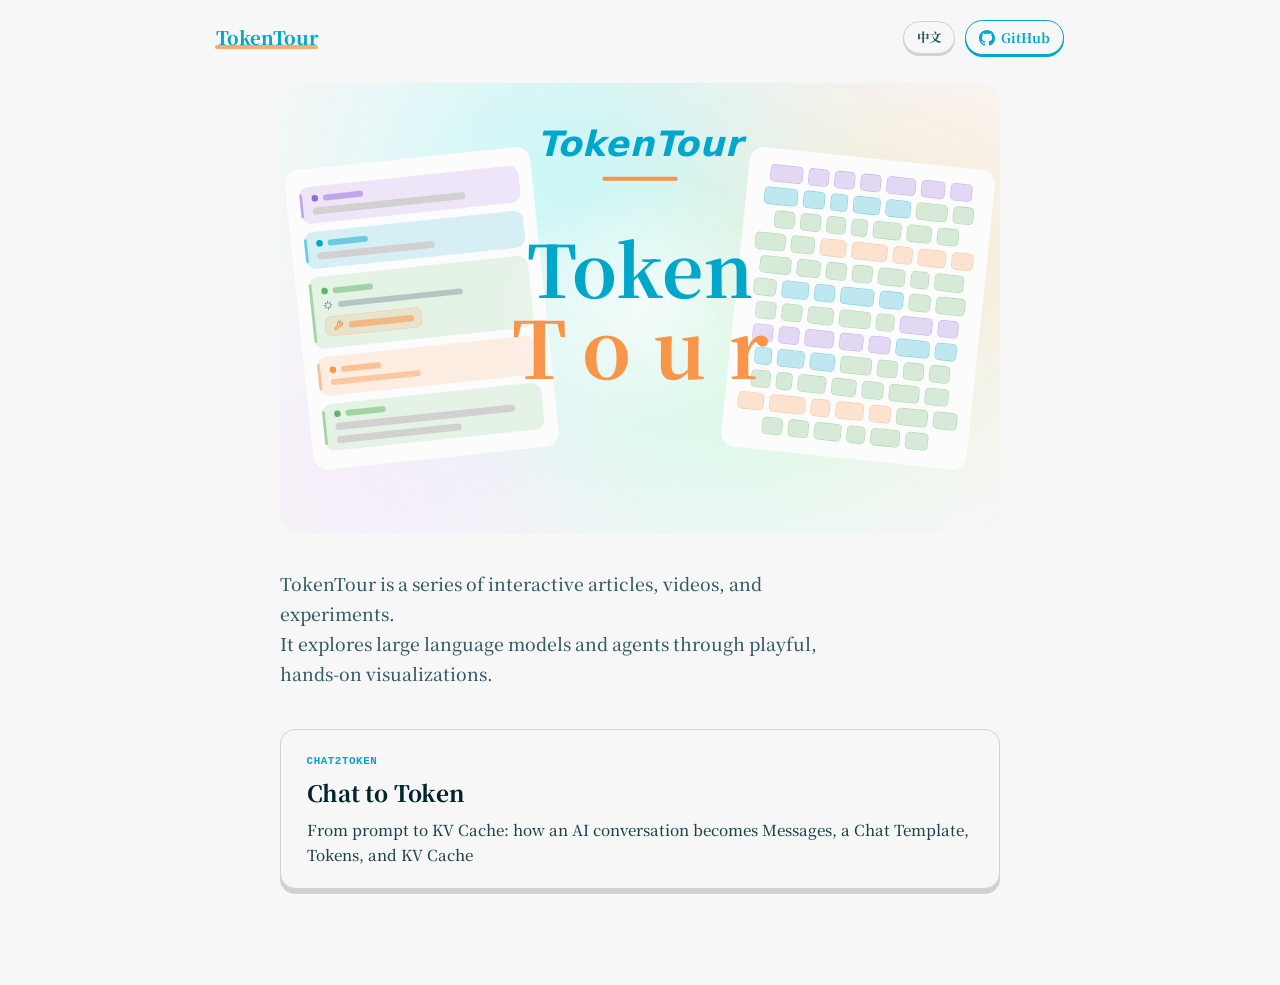
<file: index.html>
<!DOCTYPE html><html lang="en"> <head><meta charset="UTF-8"><meta name="viewport" content="width=device-width"><meta name="description" content="TokenTour — interactive visualization from agentic messages to KV cache"><title>TokenTour · Interactive LLM Visualizations</title><link rel="preconnect" href="https://fonts.googleapis.com"><link rel="preconnect" href="https://fonts.gstatic.com" crossorigin><link rel="stylesheet" href="https://fonts.googleapis.com/css2?family=Noto+Serif+SC:wght@400;500;600;700&display=swap"><link rel="stylesheet" href="/_astro/Layout.DGezCr8Q.css">
<style>.site-actions[data-astro-cid-3ef6ksr2]{display:inline-flex;align-items:center;gap:.65rem}.site-brand[data-astro-cid-3ef6ksr2]{position:relative;isolation:isolate;font-size:1.15rem;font-weight:800;letter-spacing:-.01em;color:var(--color-primary-500)!important}.site-brand[data-astro-cid-3ef6ksr2]:before{content:"";position:absolute;z-index:-1;left:-.06em;right:-.06em;bottom:.14em;height:.2em;background:color-mix(in oklch,var(--color-accent-500) 78%,transparent);border-radius:2px}.site-lang[data-astro-cid-3ef6ksr2]{display:inline-flex;align-items:center;justify-content:center;min-width:3.25rem;padding:.36rem .72rem;border:1.5px solid var(--color-rule);border-radius:999px;background:var(--color-paper);box-shadow:0 2px 0 0 var(--color-rule);font-size:.78rem;font-weight:800;color:var(--color-ink-soft)!important;transition:transform .12s ease,box-shadow .12s ease,color .15s ease,border-color .15s ease}.site-lang[data-astro-cid-3ef6ksr2]:hover{transform:translateY(-1px);border-color:var(--color-primary-500);color:var(--color-primary-500)!important;box-shadow:0 4px color-mix(in oklch,var(--color-primary-500) 28%,white)}.site-lang[data-astro-cid-3ef6ksr2]:active{transform:translateY(2px);box-shadow:0 0 0 0 var(--color-rule)}.site-gh[data-astro-cid-3ef6ksr2]{display:inline-flex;align-items:center;gap:.4rem;padding:.42rem .8rem;border:1.5px solid var(--color-primary-500);border-radius:999px;background:var(--color-paper);box-shadow:0 2px 0 0 var(--color-primary-500);font-size:.82rem;font-weight:700;color:var(--color-primary-500)!important;transition:transform .12s ease,box-shadow .12s ease,background .15s ease,color .15s ease,border-color .15s ease}.site-gh[data-astro-cid-3ef6ksr2]:hover{transform:translateY(-1px);border-color:var(--color-primary-500);background:var(--color-primary-500);color:#fff!important;box-shadow:0 4px 0 0 var(--color-primary-700)}.site-gh[data-astro-cid-3ef6ksr2]:active{transform:translateY(2px);box-shadow:0 0 0 0 var(--color-primary-700)}@media(max-width:520px){.site-actions[data-astro-cid-3ef6ksr2]{gap:.45rem}.site-gh[data-astro-cid-3ef6ksr2] span[data-astro-cid-3ef6ksr2]{display:none}.site-gh[data-astro-cid-3ef6ksr2],.site-lang[data-astro-cid-3ef6ksr2]{padding-inline:.68rem}}
</style>
<link rel="stylesheet" href="/_astro/CoverHero.C9RZPuMT.css">
<style>.tcard[data-astro-cid-qvmzpehu]{--accent: var(--color-primary-500);--edge: var(--color-rule);--press: 5px;position:relative;isolation:isolate;overflow:hidden;display:flex;flex-direction:column;gap:.45rem;padding:1.45rem 1.6rem 1.3rem;border:1.5px solid var(--color-rule);border-radius:.95rem;background:var(--color-paper);box-shadow:0 var(--press) 0 0 var(--edge);text-decoration:none;transition:transform .15s ease,box-shadow .15s ease,border-color .2s ease}.tcard[data-astro-cid-qvmzpehu]:hover{transform:translateY(-3px);border-color:color-mix(in oklch,var(--accent) 60%,white);--edge: color-mix(in oklch, var(--accent) 32%, white);box-shadow:0 8px 0 0 var(--edge)}.tcard[data-astro-cid-qvmzpehu]:active{transform:translateY(var(--press));box-shadow:0 0 0 0 var(--edge)}.tcard__fog[data-astro-cid-qvmzpehu]{position:absolute;inset:-40%;z-index:0;opacity:0;transition:opacity .4s ease;pointer-events:none;filter:blur(44px);background:radial-gradient(60% 66% at calc(var(--mx, 50%)) calc(var(--my, 50%)),oklch(.94 .085 350 / .66),transparent 80%),radial-gradient(64% 70% at calc(100% - var(--mx, 50%) * .7) calc(var(--my, 50%) * .6 + 6%),oklch(.95 .08 58 / .62),transparent 80%),radial-gradient(66% 72% at calc(var(--mx, 50%) * .6 + 12%) calc(100% - var(--my, 50%) * .7),oklch(.93 .095 295 / .64),transparent 80%),radial-gradient(62% 68% at calc(100% - var(--mx, 50%) * .5) calc(100% - var(--my, 50%) * .55),oklch(.94 .08 240 / .58),transparent 80%),radial-gradient(70% 76% at calc(var(--mx, 50%) * .45 + 28%) calc(var(--my, 50%) * .45 + 26%),oklch(.95 .07 175 / .5),transparent 84%)}.tcard[data-astro-cid-qvmzpehu]:hover .tcard__fog[data-astro-cid-qvmzpehu]{opacity:1}.tcard[data-astro-cid-qvmzpehu]>[data-astro-cid-qvmzpehu]:not(.tcard__fog){position:relative;z-index:1}.tcard__eyebrow[data-astro-cid-qvmzpehu]{font-family:var(--font-mono);font-size:.68rem;font-weight:700;letter-spacing:.05em;text-transform:uppercase;color:var(--accent)}.tcard__title[data-astro-cid-qvmzpehu]{font-size:1.4rem;font-weight:800;letter-spacing:-.01em;color:var(--color-ink)}.tcard__sub[data-astro-cid-qvmzpehu]{font-size:.95rem;font-weight:600;color:var(--color-ink)}.tcard__desc[data-astro-cid-qvmzpehu]{font-size:.95rem;line-height:1.65;color:color-mix(in oklch,var(--color-ink-soft) 55%,var(--color-ink))}.tcard__go[data-astro-cid-qvmzpehu]{margin-top:.4rem;font-size:.85rem;font-weight:700;color:var(--accent)}.tcard__arrow[data-astro-cid-qvmzpehu]{display:inline-block;transition:transform .18s ease}.tcard[data-astro-cid-qvmzpehu]:hover .tcard__arrow[data-astro-cid-qvmzpehu]{transform:translate(3px)}
.home[data-astro-cid-j7pv25f6]{padding-top:.5rem}.home__lede[data-astro-cid-j7pv25f6]{margin:2.25rem 0 2.5rem;max-width:36rem;font-size:1.1rem;line-height:1.7;color:var(--color-ink-soft)}.home__grid[data-astro-cid-j7pv25f6]{display:grid;grid-template-columns:repeat(auto-fit,minmax(17rem,1fr));gap:1.1rem}
</style></head> <body class="min-h-screen">  <header class="site-bar" data-astro-cid-3ef6ksr2> <a class="site-brand" href="/" data-astro-cid-3ef6ksr2>TokenTour</a> <nav class="site-actions" aria-label="Site links" data-astro-cid-3ef6ksr2> <a class="site-lang" href="/zh" aria-label="Switch to Chinese" data-astro-cid-3ef6ksr2> 中文 </a> <a class="site-gh" href="https://github.com/flwfdd/TokenTour" target="_blank" rel="noopener" data-astro-cid-3ef6ksr2> <svg viewBox="0 0 16 16" width="16" height="16" fill="currentColor" aria-hidden="true" data-astro-cid-3ef6ksr2> <path d="M8 0C3.58 0 0 3.58 0 8c0 3.54 2.29 6.53 5.47 7.59.4.07.55-.17.55-.38 0-.19-.01-.82-.01-1.49-2.01.37-2.53-.49-2.69-.94-.09-.23-.48-.94-.82-1.13-.28-.15-.68-.52-.01-.53.63-.01 1.08.58 1.23.82.72 1.21 1.87.87 2.33.66.07-.52.28-.87.51-1.07-1.78-.2-3.64-.89-3.64-3.95 0-.87.31-1.59.82-2.15-.08-.2-.36-1.02.08-2.12 0 0 .67-.21 2.2.82.64-.18 1.32-.27 2-.27.68 0 1.36.09 2 .27 1.53-1.04 2.2-.82 2.2-.82.44 1.1.16 1.92.08 2.12.51.56.82 1.27.82 2.15 0 3.07-1.87 3.75-3.65 3.95.29.25.54.73.54 1.48 0 1.07-.01 1.93-.01 2.2 0 .21.15.46.55.38A8.01 8.01 0 0016 8c0-4.42-3.58-8-8-8z" data-astro-cid-3ef6ksr2></path> </svg> <span data-astro-cid-3ef6ksr2>GitHub</span> </a> </nav> </header> <main class="column home" data-astro-cid-j7pv25f6> <section class="cover" aria-label="TokenTour cover" data-astro-cid-ry7qtlxd> <div class="cover__fog" data-cover-fog data-astro-cid-ry7qtlxd></div> <div class="cover__stage" data-astro-cid-ry7qtlxd>  <div class="cover__card-pos cover__card-pos--left" data-astro-cid-ry7qtlxd> <div class="ch-card" data-astro-cid-ry7qtlxd>  <div class="ch-role" style="min-height:68px;background:color-mix(in oklch, oklch(0.62 0.17 300) 15%, transparent)" data-astro-cid-ry7qtlxd> <span class="ch-rail" style="background:oklch(0.62 0.17 300)" data-astro-cid-ry7qtlxd></span> <div class="ch-head" data-astro-cid-ry7qtlxd> <span class="ch-dot" style="background:oklch(0.62 0.17 300)" data-astro-cid-ry7qtlxd></span> <span class="ch-bar" style="width:74px;height:11px;background:color-mix(in oklch, oklch(0.62 0.17 300) 50%, transparent)" data-astro-cid-ry7qtlxd></span> </div> <span class="ch-bar" style="width:78%;background:oklch(0.86 0 0)" data-astro-cid-ry7qtlxd></span> </div>  <div class="ch-role" style="min-height:68px;background:color-mix(in oklch, oklch(0.67 0.13 218) 15%, transparent)" data-astro-cid-ry7qtlxd> <span class="ch-rail" style="background:oklch(0.67 0.13 218)" data-astro-cid-ry7qtlxd></span> <div class="ch-head" data-astro-cid-ry7qtlxd> <span class="ch-dot" style="background:oklch(0.67 0.13 218)" data-astro-cid-ry7qtlxd></span> <span class="ch-bar" style="width:74px;height:11px;background:color-mix(in oklch, oklch(0.67 0.13 218) 50%, transparent)" data-astro-cid-ry7qtlxd></span> </div> <span class="ch-bar" style="width:60%;background:oklch(0.86 0 0)" data-astro-cid-ry7qtlxd></span> </div>  <div class="ch-role" style="min-height:132px;background:color-mix(in oklch, oklch(0.7 0.14 145) 15%, transparent)" data-astro-cid-ry7qtlxd> <span class="ch-rail" style="background:oklch(0.7 0.14 145)" data-astro-cid-ry7qtlxd></span> <div class="ch-head" data-astro-cid-ry7qtlxd> <span class="ch-dot" style="background:oklch(0.7 0.14 145)" data-astro-cid-ry7qtlxd></span> <span class="ch-bar" style="width:74px;height:11px;background:color-mix(in oklch, oklch(0.7 0.14 145) 50%, transparent)" data-astro-cid-ry7qtlxd></span> </div> <div class="ch-head" data-astro-cid-ry7qtlxd> <svg class="ch-icon" viewBox="0 0 24 24" fill="none" stroke="oklch(0.6 0.04 218)" stroke-width="2.4" stroke-linecap="round" stroke-linejoin="round" data-astro-cid-ry7qtlxd><path d="M12 3v4 M12 17v4 M3 12h4 M17 12h4 M6.3 6.3l2.1 2.1 M15.6 15.6l2.1 2.1 M17.7 6.3l-2.1 2.1 M8.4 15.6l-2.1 2.1" data-astro-cid-ry7qtlxd></path></svg> <span class="ch-bar" style="width:64%;height:11px;background:color-mix(in oklch, oklch(0.6 0.04 218) 40%, transparent)" data-astro-cid-ry7qtlxd></span> </div> <div class="ch-tool" style="background:color-mix(in oklch, oklch(0.76 0.15 55) 16%, transparent);border:1.5px solid color-mix(in oklch, oklch(0.76 0.15 55) 32%, transparent)" data-astro-cid-ry7qtlxd> <svg class="ch-icon" viewBox="0 0 24 24" fill="none" stroke="oklch(0.76 0.15 55)" stroke-width="2.4" stroke-linecap="round" stroke-linejoin="round" data-astro-cid-ry7qtlxd><path d="M14.7 6.3a1 1 0 0 0 0 1.4l1.6 1.6a1 1 0 0 0 1.4 0l3.77-3.77a6 6 0 0 1-7.94 7.94l-6.91 6.91a2.12 2.12 0 0 1-3-3l6.91-6.91a6 6 0 0 1 7.94-7.94l-3.76 3.76z" data-astro-cid-ry7qtlxd></path></svg> <span class="ch-bar" style="width:120px;height:12px;background:color-mix(in oklch, oklch(0.76 0.15 55) 55%, transparent)" data-astro-cid-ry7qtlxd></span> </div> </div>  <div class="ch-role" style="min-height:72px;background:color-mix(in oklch, oklch(0.76 0.15 55) 15%, transparent)" data-astro-cid-ry7qtlxd> <span class="ch-rail" style="background:oklch(0.76 0.15 55)" data-astro-cid-ry7qtlxd></span> <div class="ch-head" data-astro-cid-ry7qtlxd> <span class="ch-dot" style="background:oklch(0.76 0.15 55)" data-astro-cid-ry7qtlxd></span> <span class="ch-bar" style="width:74px;height:11px;background:color-mix(in oklch, oklch(0.76 0.15 55) 50%, transparent)" data-astro-cid-ry7qtlxd></span> </div> <span class="ch-bar" style="width:46%;height:11px;background:color-mix(in oklch, oklch(0.76 0.15 55) 42%, transparent)" data-astro-cid-ry7qtlxd></span> </div>  <div class="ch-role" style="min-height:86px;background:color-mix(in oklch, oklch(0.7 0.14 145) 15%, transparent)" data-astro-cid-ry7qtlxd> <span class="ch-rail" style="background:oklch(0.7 0.14 145)" data-astro-cid-ry7qtlxd></span> <div class="ch-head" data-astro-cid-ry7qtlxd> <span class="ch-dot" style="background:oklch(0.7 0.14 145)" data-astro-cid-ry7qtlxd></span> <span class="ch-bar" style="width:74px;height:11px;background:color-mix(in oklch, oklch(0.7 0.14 145) 50%, transparent)" data-astro-cid-ry7qtlxd></span> </div> <span class="ch-bar" style="width:92%;background:oklch(0.86 0 0)" data-astro-cid-ry7qtlxd></span> <span class="ch-bar" style="width:64%;background:oklch(0.86 0 0)" data-astro-cid-ry7qtlxd></span> </div> </div> </div>  <div class="cover__card-pos cover__card-pos--right" data-astro-cid-ry7qtlxd> <div class="tk-card" data-astro-cid-ry7qtlxd> <span class="tk-block" style="width:60px;background:color-mix(in oklch, oklch(0.62 0.17 300) 24%, transparent);border:1.5px solid color-mix(in oklch, oklch(0.62 0.17 300) 42%, transparent)" data-astro-cid-ry7qtlxd></span><span class="tk-block" style="width:38px;background:color-mix(in oklch, oklch(0.62 0.17 300) 24%, transparent);border:1.5px solid color-mix(in oklch, oklch(0.62 0.17 300) 42%, transparent)" data-astro-cid-ry7qtlxd></span><span class="tk-block" style="width:38px;background:color-mix(in oklch, oklch(0.62 0.17 300) 24%, transparent);border:1.5px solid color-mix(in oklch, oklch(0.62 0.17 300) 42%, transparent)" data-astro-cid-ry7qtlxd></span><span class="tk-block" style="width:38px;background:color-mix(in oklch, oklch(0.62 0.17 300) 24%, transparent);border:1.5px solid color-mix(in oklch, oklch(0.62 0.17 300) 42%, transparent)" data-astro-cid-ry7qtlxd></span><span class="tk-block" style="width:54px;background:color-mix(in oklch, oklch(0.62 0.17 300) 24%, transparent);border:1.5px solid color-mix(in oklch, oklch(0.62 0.17 300) 42%, transparent)" data-astro-cid-ry7qtlxd></span><span class="tk-block" style="width:44px;background:color-mix(in oklch, oklch(0.62 0.17 300) 24%, transparent);border:1.5px solid color-mix(in oklch, oklch(0.62 0.17 300) 42%, transparent)" data-astro-cid-ry7qtlxd></span><span class="tk-block" style="width:40px;background:color-mix(in oklch, oklch(0.62 0.17 300) 24%, transparent);border:1.5px solid color-mix(in oklch, oklch(0.62 0.17 300) 42%, transparent)" data-astro-cid-ry7qtlxd></span><span class="tk-block" style="width:62px;background:color-mix(in oklch, oklch(0.67 0.13 218) 24%, transparent);border:1.5px solid color-mix(in oklch, oklch(0.67 0.13 218) 42%, transparent)" data-astro-cid-ry7qtlxd></span><span class="tk-block" style="width:40px;background:color-mix(in oklch, oklch(0.67 0.13 218) 24%, transparent);border:1.5px solid color-mix(in oklch, oklch(0.67 0.13 218) 42%, transparent)" data-astro-cid-ry7qtlxd></span><span class="tk-block" style="width:32px;background:color-mix(in oklch, oklch(0.67 0.13 218) 24%, transparent);border:1.5px solid color-mix(in oklch, oklch(0.67 0.13 218) 42%, transparent)" data-astro-cid-ry7qtlxd></span><span class="tk-block" style="width:50px;background:color-mix(in oklch, oklch(0.67 0.13 218) 24%, transparent);border:1.5px solid color-mix(in oklch, oklch(0.67 0.13 218) 42%, transparent)" data-astro-cid-ry7qtlxd></span><span class="tk-block" style="width:46px;background:color-mix(in oklch, oklch(0.67 0.13 218) 24%, transparent);border:1.5px solid color-mix(in oklch, oklch(0.67 0.13 218) 42%, transparent)" data-astro-cid-ry7qtlxd></span><span class="tk-block" style="width:58px;background:color-mix(in oklch, oklch(0.7 0.14 145) 24%, transparent);border:1.5px solid color-mix(in oklch, oklch(0.7 0.14 145) 42%, transparent)" data-astro-cid-ry7qtlxd></span><span class="tk-block" style="width:38px;background:color-mix(in oklch, oklch(0.7 0.14 145) 24%, transparent);border:1.5px solid color-mix(in oklch, oklch(0.7 0.14 145) 42%, transparent)" data-astro-cid-ry7qtlxd></span><span class="tk-block" style="width:38px;background:color-mix(in oklch, oklch(0.7 0.14 145) 24%, transparent);border:1.5px solid color-mix(in oklch, oklch(0.7 0.14 145) 42%, transparent)" data-astro-cid-ry7qtlxd></span><span class="tk-block" style="width:38px;background:color-mix(in oklch, oklch(0.7 0.14 145) 24%, transparent);border:1.5px solid color-mix(in oklch, oklch(0.7 0.14 145) 42%, transparent)" data-astro-cid-ry7qtlxd></span><span class="tk-block" style="width:36px;background:color-mix(in oklch, oklch(0.7 0.14 145) 24%, transparent);border:1.5px solid color-mix(in oklch, oklch(0.7 0.14 145) 42%, transparent)" data-astro-cid-ry7qtlxd></span><span class="tk-block" style="width:30px;background:color-mix(in oklch, oklch(0.7 0.14 145) 24%, transparent);border:1.5px solid color-mix(in oklch, oklch(0.7 0.14 145) 42%, transparent)" data-astro-cid-ry7qtlxd></span><span class="tk-block" style="width:52px;background:color-mix(in oklch, oklch(0.7 0.14 145) 24%, transparent);border:1.5px solid color-mix(in oklch, oklch(0.7 0.14 145) 42%, transparent)" data-astro-cid-ry7qtlxd></span><span class="tk-block" style="width:46px;background:color-mix(in oklch, oklch(0.7 0.14 145) 24%, transparent);border:1.5px solid color-mix(in oklch, oklch(0.7 0.14 145) 42%, transparent)" data-astro-cid-ry7qtlxd></span><span class="tk-block" style="width:40px;background:color-mix(in oklch, oklch(0.7 0.14 145) 24%, transparent);border:1.5px solid color-mix(in oklch, oklch(0.7 0.14 145) 42%, transparent)" data-astro-cid-ry7qtlxd></span><span class="tk-block" style="width:56px;background:color-mix(in oklch, oklch(0.7 0.14 145) 24%, transparent);border:1.5px solid color-mix(in oklch, oklch(0.7 0.14 145) 42%, transparent)" data-astro-cid-ry7qtlxd></span><span class="tk-block" style="width:44px;background:color-mix(in oklch, oklch(0.7 0.14 145) 24%, transparent);border:1.5px solid color-mix(in oklch, oklch(0.7 0.14 145) 42%, transparent)" data-astro-cid-ry7qtlxd></span><span class="tk-block" style="width:48px;background:color-mix(in oklch, oklch(0.76 0.15 55) 24%, transparent);border:1.5px solid color-mix(in oklch, oklch(0.76 0.15 55) 42%, transparent)" data-astro-cid-ry7qtlxd></span><span class="tk-block" style="width:66px;background:color-mix(in oklch, oklch(0.76 0.15 55) 24%, transparent);border:1.5px solid color-mix(in oklch, oklch(0.76 0.15 55) 42%, transparent)" data-astro-cid-ry7qtlxd></span><span class="tk-block" style="width:36px;background:color-mix(in oklch, oklch(0.76 0.15 55) 24%, transparent);border:1.5px solid color-mix(in oklch, oklch(0.76 0.15 55) 42%, transparent)" data-astro-cid-ry7qtlxd></span><span class="tk-block" style="width:52px;background:color-mix(in oklch, oklch(0.76 0.15 55) 24%, transparent);border:1.5px solid color-mix(in oklch, oklch(0.76 0.15 55) 42%, transparent)" data-astro-cid-ry7qtlxd></span><span class="tk-block" style="width:40px;background:color-mix(in oklch, oklch(0.76 0.15 55) 24%, transparent);border:1.5px solid color-mix(in oklch, oklch(0.76 0.15 55) 42%, transparent)" data-astro-cid-ry7qtlxd></span><span class="tk-block" style="width:58px;background:color-mix(in oklch, oklch(0.7 0.14 145) 24%, transparent);border:1.5px solid color-mix(in oklch, oklch(0.7 0.14 145) 42%, transparent)" data-astro-cid-ry7qtlxd></span><span class="tk-block" style="width:44px;background:color-mix(in oklch, oklch(0.7 0.14 145) 24%, transparent);border:1.5px solid color-mix(in oklch, oklch(0.7 0.14 145) 42%, transparent)" data-astro-cid-ry7qtlxd></span><span class="tk-block" style="width:38px;background:color-mix(in oklch, oklch(0.7 0.14 145) 24%, transparent);border:1.5px solid color-mix(in oklch, oklch(0.7 0.14 145) 42%, transparent)" data-astro-cid-ry7qtlxd></span><span class="tk-block" style="width:38px;background:color-mix(in oklch, oklch(0.7 0.14 145) 24%, transparent);border:1.5px solid color-mix(in oklch, oklch(0.7 0.14 145) 42%, transparent)" data-astro-cid-ry7qtlxd></span><span class="tk-block" style="width:50px;background:color-mix(in oklch, oklch(0.7 0.14 145) 24%, transparent);border:1.5px solid color-mix(in oklch, oklch(0.7 0.14 145) 42%, transparent)" data-astro-cid-ry7qtlxd></span><span class="tk-block" style="width:34px;background:color-mix(in oklch, oklch(0.7 0.14 145) 24%, transparent);border:1.5px solid color-mix(in oklch, oklch(0.7 0.14 145) 42%, transparent)" data-astro-cid-ry7qtlxd></span><span class="tk-block" style="width:54px;background:color-mix(in oklch, oklch(0.7 0.14 145) 24%, transparent);border:1.5px solid color-mix(in oklch, oklch(0.7 0.14 145) 42%, transparent)" data-astro-cid-ry7qtlxd></span><span class="tk-block" style="width:42px;background:color-mix(in oklch, oklch(0.7 0.14 145) 24%, transparent);border:1.5px solid color-mix(in oklch, oklch(0.7 0.14 145) 42%, transparent)" data-astro-cid-ry7qtlxd></span><span class="tk-block" style="width:50px;background:color-mix(in oklch, oklch(0.67 0.13 218) 24%, transparent);border:1.5px solid color-mix(in oklch, oklch(0.67 0.13 218) 42%, transparent)" data-astro-cid-ry7qtlxd></span><span class="tk-block" style="width:38px;background:color-mix(in oklch, oklch(0.67 0.13 218) 24%, transparent);border:1.5px solid color-mix(in oklch, oklch(0.67 0.13 218) 42%, transparent)" data-astro-cid-ry7qtlxd></span><span class="tk-block" style="width:62px;background:color-mix(in oklch, oklch(0.67 0.13 218) 24%, transparent);border:1.5px solid color-mix(in oklch, oklch(0.67 0.13 218) 42%, transparent)" data-astro-cid-ry7qtlxd></span><span class="tk-block" style="width:44px;background:color-mix(in oklch, oklch(0.67 0.13 218) 24%, transparent);border:1.5px solid color-mix(in oklch, oklch(0.67 0.13 218) 42%, transparent)" data-astro-cid-ry7qtlxd></span><span class="tk-block" style="width:40px;background:color-mix(in oklch, oklch(0.7 0.14 145) 24%, transparent);border:1.5px solid color-mix(in oklch, oklch(0.7 0.14 145) 42%, transparent)" data-astro-cid-ry7qtlxd></span><span class="tk-block" style="width:54px;background:color-mix(in oklch, oklch(0.7 0.14 145) 24%, transparent);border:1.5px solid color-mix(in oklch, oklch(0.7 0.14 145) 42%, transparent)" data-astro-cid-ry7qtlxd></span><span class="tk-block" style="width:38px;background:color-mix(in oklch, oklch(0.7 0.14 145) 24%, transparent);border:1.5px solid color-mix(in oklch, oklch(0.7 0.14 145) 42%, transparent)" data-astro-cid-ry7qtlxd></span><span class="tk-block" style="width:38px;background:color-mix(in oklch, oklch(0.7 0.14 145) 24%, transparent);border:1.5px solid color-mix(in oklch, oklch(0.7 0.14 145) 42%, transparent)" data-astro-cid-ry7qtlxd></span><span class="tk-block" style="width:48px;background:color-mix(in oklch, oklch(0.7 0.14 145) 24%, transparent);border:1.5px solid color-mix(in oklch, oklch(0.7 0.14 145) 42%, transparent)" data-astro-cid-ry7qtlxd></span><span class="tk-block" style="width:58px;background:color-mix(in oklch, oklch(0.7 0.14 145) 24%, transparent);border:1.5px solid color-mix(in oklch, oklch(0.7 0.14 145) 42%, transparent)" data-astro-cid-ry7qtlxd></span><span class="tk-block" style="width:34px;background:color-mix(in oklch, oklch(0.7 0.14 145) 24%, transparent);border:1.5px solid color-mix(in oklch, oklch(0.7 0.14 145) 42%, transparent)" data-astro-cid-ry7qtlxd></span><span class="tk-block" style="width:60px;background:color-mix(in oklch, oklch(0.62 0.17 300) 24%, transparent);border:1.5px solid color-mix(in oklch, oklch(0.62 0.17 300) 42%, transparent)" data-astro-cid-ry7qtlxd></span><span class="tk-block" style="width:38px;background:color-mix(in oklch, oklch(0.62 0.17 300) 24%, transparent);border:1.5px solid color-mix(in oklch, oklch(0.62 0.17 300) 42%, transparent)" data-astro-cid-ry7qtlxd></span><span class="tk-block" style="width:38px;background:color-mix(in oklch, oklch(0.62 0.17 300) 24%, transparent);border:1.5px solid color-mix(in oklch, oklch(0.62 0.17 300) 42%, transparent)" data-astro-cid-ry7qtlxd></span><span class="tk-block" style="width:38px;background:color-mix(in oklch, oklch(0.62 0.17 300) 24%, transparent);border:1.5px solid color-mix(in oklch, oklch(0.62 0.17 300) 42%, transparent)" data-astro-cid-ry7qtlxd></span><span class="tk-block" style="width:54px;background:color-mix(in oklch, oklch(0.62 0.17 300) 24%, transparent);border:1.5px solid color-mix(in oklch, oklch(0.62 0.17 300) 42%, transparent)" data-astro-cid-ry7qtlxd></span><span class="tk-block" style="width:44px;background:color-mix(in oklch, oklch(0.62 0.17 300) 24%, transparent);border:1.5px solid color-mix(in oklch, oklch(0.62 0.17 300) 42%, transparent)" data-astro-cid-ry7qtlxd></span><span class="tk-block" style="width:40px;background:color-mix(in oklch, oklch(0.62 0.17 300) 24%, transparent);border:1.5px solid color-mix(in oklch, oklch(0.62 0.17 300) 42%, transparent)" data-astro-cid-ry7qtlxd></span><span class="tk-block" style="width:62px;background:color-mix(in oklch, oklch(0.67 0.13 218) 24%, transparent);border:1.5px solid color-mix(in oklch, oklch(0.67 0.13 218) 42%, transparent)" data-astro-cid-ry7qtlxd></span><span class="tk-block" style="width:40px;background:color-mix(in oklch, oklch(0.67 0.13 218) 24%, transparent);border:1.5px solid color-mix(in oklch, oklch(0.67 0.13 218) 42%, transparent)" data-astro-cid-ry7qtlxd></span><span class="tk-block" style="width:32px;background:color-mix(in oklch, oklch(0.67 0.13 218) 24%, transparent);border:1.5px solid color-mix(in oklch, oklch(0.67 0.13 218) 42%, transparent)" data-astro-cid-ry7qtlxd></span><span class="tk-block" style="width:50px;background:color-mix(in oklch, oklch(0.67 0.13 218) 24%, transparent);border:1.5px solid color-mix(in oklch, oklch(0.67 0.13 218) 42%, transparent)" data-astro-cid-ry7qtlxd></span><span class="tk-block" style="width:46px;background:color-mix(in oklch, oklch(0.67 0.13 218) 24%, transparent);border:1.5px solid color-mix(in oklch, oklch(0.67 0.13 218) 42%, transparent)" data-astro-cid-ry7qtlxd></span><span class="tk-block" style="width:58px;background:color-mix(in oklch, oklch(0.7 0.14 145) 24%, transparent);border:1.5px solid color-mix(in oklch, oklch(0.7 0.14 145) 42%, transparent)" data-astro-cid-ry7qtlxd></span><span class="tk-block" style="width:38px;background:color-mix(in oklch, oklch(0.7 0.14 145) 24%, transparent);border:1.5px solid color-mix(in oklch, oklch(0.7 0.14 145) 42%, transparent)" data-astro-cid-ry7qtlxd></span><span class="tk-block" style="width:38px;background:color-mix(in oklch, oklch(0.7 0.14 145) 24%, transparent);border:1.5px solid color-mix(in oklch, oklch(0.7 0.14 145) 42%, transparent)" data-astro-cid-ry7qtlxd></span><span class="tk-block" style="width:38px;background:color-mix(in oklch, oklch(0.7 0.14 145) 24%, transparent);border:1.5px solid color-mix(in oklch, oklch(0.7 0.14 145) 42%, transparent)" data-astro-cid-ry7qtlxd></span><span class="tk-block" style="width:36px;background:color-mix(in oklch, oklch(0.7 0.14 145) 24%, transparent);border:1.5px solid color-mix(in oklch, oklch(0.7 0.14 145) 42%, transparent)" data-astro-cid-ry7qtlxd></span><span class="tk-block" style="width:30px;background:color-mix(in oklch, oklch(0.7 0.14 145) 24%, transparent);border:1.5px solid color-mix(in oklch, oklch(0.7 0.14 145) 42%, transparent)" data-astro-cid-ry7qtlxd></span><span class="tk-block" style="width:52px;background:color-mix(in oklch, oklch(0.7 0.14 145) 24%, transparent);border:1.5px solid color-mix(in oklch, oklch(0.7 0.14 145) 42%, transparent)" data-astro-cid-ry7qtlxd></span><span class="tk-block" style="width:46px;background:color-mix(in oklch, oklch(0.7 0.14 145) 24%, transparent);border:1.5px solid color-mix(in oklch, oklch(0.7 0.14 145) 42%, transparent)" data-astro-cid-ry7qtlxd></span><span class="tk-block" style="width:40px;background:color-mix(in oklch, oklch(0.7 0.14 145) 24%, transparent);border:1.5px solid color-mix(in oklch, oklch(0.7 0.14 145) 42%, transparent)" data-astro-cid-ry7qtlxd></span><span class="tk-block" style="width:56px;background:color-mix(in oklch, oklch(0.7 0.14 145) 24%, transparent);border:1.5px solid color-mix(in oklch, oklch(0.7 0.14 145) 42%, transparent)" data-astro-cid-ry7qtlxd></span><span class="tk-block" style="width:44px;background:color-mix(in oklch, oklch(0.7 0.14 145) 24%, transparent);border:1.5px solid color-mix(in oklch, oklch(0.7 0.14 145) 42%, transparent)" data-astro-cid-ry7qtlxd></span><span class="tk-block" style="width:48px;background:color-mix(in oklch, oklch(0.76 0.15 55) 24%, transparent);border:1.5px solid color-mix(in oklch, oklch(0.76 0.15 55) 42%, transparent)" data-astro-cid-ry7qtlxd></span><span class="tk-block" style="width:66px;background:color-mix(in oklch, oklch(0.76 0.15 55) 24%, transparent);border:1.5px solid color-mix(in oklch, oklch(0.76 0.15 55) 42%, transparent)" data-astro-cid-ry7qtlxd></span><span class="tk-block" style="width:36px;background:color-mix(in oklch, oklch(0.76 0.15 55) 24%, transparent);border:1.5px solid color-mix(in oklch, oklch(0.76 0.15 55) 42%, transparent)" data-astro-cid-ry7qtlxd></span><span class="tk-block" style="width:52px;background:color-mix(in oklch, oklch(0.76 0.15 55) 24%, transparent);border:1.5px solid color-mix(in oklch, oklch(0.76 0.15 55) 42%, transparent)" data-astro-cid-ry7qtlxd></span><span class="tk-block" style="width:40px;background:color-mix(in oklch, oklch(0.76 0.15 55) 24%, transparent);border:1.5px solid color-mix(in oklch, oklch(0.76 0.15 55) 42%, transparent)" data-astro-cid-ry7qtlxd></span><span class="tk-block" style="width:58px;background:color-mix(in oklch, oklch(0.7 0.14 145) 24%, transparent);border:1.5px solid color-mix(in oklch, oklch(0.7 0.14 145) 42%, transparent)" data-astro-cid-ry7qtlxd></span><span class="tk-block" style="width:44px;background:color-mix(in oklch, oklch(0.7 0.14 145) 24%, transparent);border:1.5px solid color-mix(in oklch, oklch(0.7 0.14 145) 42%, transparent)" data-astro-cid-ry7qtlxd></span><span class="tk-block" style="width:38px;background:color-mix(in oklch, oklch(0.7 0.14 145) 24%, transparent);border:1.5px solid color-mix(in oklch, oklch(0.7 0.14 145) 42%, transparent)" data-astro-cid-ry7qtlxd></span><span class="tk-block" style="width:38px;background:color-mix(in oklch, oklch(0.7 0.14 145) 24%, transparent);border:1.5px solid color-mix(in oklch, oklch(0.7 0.14 145) 42%, transparent)" data-astro-cid-ry7qtlxd></span><span class="tk-block" style="width:50px;background:color-mix(in oklch, oklch(0.7 0.14 145) 24%, transparent);border:1.5px solid color-mix(in oklch, oklch(0.7 0.14 145) 42%, transparent)" data-astro-cid-ry7qtlxd></span><span class="tk-block" style="width:34px;background:color-mix(in oklch, oklch(0.7 0.14 145) 24%, transparent);border:1.5px solid color-mix(in oklch, oklch(0.7 0.14 145) 42%, transparent)" data-astro-cid-ry7qtlxd></span><span class="tk-block" style="width:54px;background:color-mix(in oklch, oklch(0.7 0.14 145) 24%, transparent);border:1.5px solid color-mix(in oklch, oklch(0.7 0.14 145) 42%, transparent)" data-astro-cid-ry7qtlxd></span><span class="tk-block" style="width:42px;background:color-mix(in oklch, oklch(0.7 0.14 145) 24%, transparent);border:1.5px solid color-mix(in oklch, oklch(0.7 0.14 145) 42%, transparent)" data-astro-cid-ry7qtlxd></span> </div> </div>  <div class="cover__eyebrow" data-astro-cid-ry7qtlxd> <div class="cover__brand" data-astro-cid-ry7qtlxd>TokenTour</div> <div class="cover__brand-rule" data-astro-cid-ry7qtlxd></div> </div>  <div class="cover__center" data-astro-cid-ry7qtlxd> <div class="cover__glow" data-astro-cid-ry7qtlxd></div> <div class="cover__title" data-astro-cid-ry7qtlxd> <div class="cover__title-line cover__title-line--hero cover__title-line--primary" data-astro-cid-ry7qtlxd> Token </div><div class="cover__title-line cover__title-line--lead cover__title-line--accent" data-astro-cid-ry7qtlxd> Tour </div> </div> </div> </div> </section>  <script type="module">function u(){const t=document.querySelector("[data-cover-fog]");if(!t||t.dataset.fogInit)return;t.dataset.fogInit="1";const s=t.closest(".cover"),i=s?.querySelector(".cover__stage");if(s&&i){const e=()=>{i.style.setProperty("--cover-scale",String(s.clientWidth/1320))};e(),new ResizeObserver(e).observe(s)}const m=window.matchMedia("(prefers-reduced-motion: reduce)").matches,o=(e,r,a,v,C,b,y,l,E,I,f)=>{const S=b+l*Math.cos(E*e+f),$=y+l*Math.sin(I*e+f);return`radial-gradient(42% 46% at ${S}% ${$}%, oklch(${a} ${v} ${r} / ${C}), transparent 72%)`},d=e=>[o(e,218,.93,.12,.62,26,32,18,1,1,0),o(e,55,.94,.11,.6,76,28,16,1,2,1.7),o(e,300,.93,.11,.54,30,74,17,2,1,3.1),o(e,145,.94,.1,.5,74,76,19,1,1,4.6),o(e,195,.95,.09,.44,50,50,15,2,2,2.2),o(e,28,.95,.08,.4,50,18,14,1,1,5.4)].join(",");if(m){t.style.background=d(0);return}let n=0;const g=performance.now(),c=e=>{const r=(e-g)/1e3%5,a=2*Math.PI*r/5;t.style.background=d(a),n=requestAnimationFrame(c)};n=requestAnimationFrame(c),new IntersectionObserver(e=>{for(const r of e)r.isIntersecting&&!n?n=requestAnimationFrame(c):!r.isIntersecting&&n&&(cancelAnimationFrame(n),n=0)}).observe(t)}u();document.addEventListener("astro:page-load",u);</script> <p class="home__lede" data-astro-cid-j7pv25f6>
TokenTour is a series of interactive articles, videos, and experiments.
<br data-astro-cid-j7pv25f6>
It explores large language models and agents through playful, hands-on visualizations.
</p> <div class="home__grid" data-astro-cid-j7pv25f6> <a class="tcard" href="/chat2token" data-spotlight style="--accent:var(--color-primary-500)" data-astro-cid-qvmzpehu> <span class="tcard__fog" aria-hidden="true" data-astro-cid-qvmzpehu></span> <span class="tcard__eyebrow" data-astro-cid-qvmzpehu>chat2token</span> <span class="tcard__title" data-astro-cid-qvmzpehu>Chat to Token</span>  <span class="tcard__desc" data-astro-cid-qvmzpehu>From prompt to KV Cache: how an AI conversation becomes Messages, a Chat Template, Tokens, and KV Cache</span>  </a>  <script type="module">for(const t of document.querySelectorAll("[data-spotlight]")){let l=0,o=50,n=50;t.addEventListener("pointermove",r=>{const e=t.getBoundingClientRect();o=(r.clientX-e.left)/e.width*100,n=(r.clientY-e.top)/e.height*100,l||(l=requestAnimationFrame(()=>{t.style.setProperty("--mx",`${o}%`),t.style.setProperty("--my",`${n}%`),l=0}))})}</script> </div> </main>  </body></html>
</file>
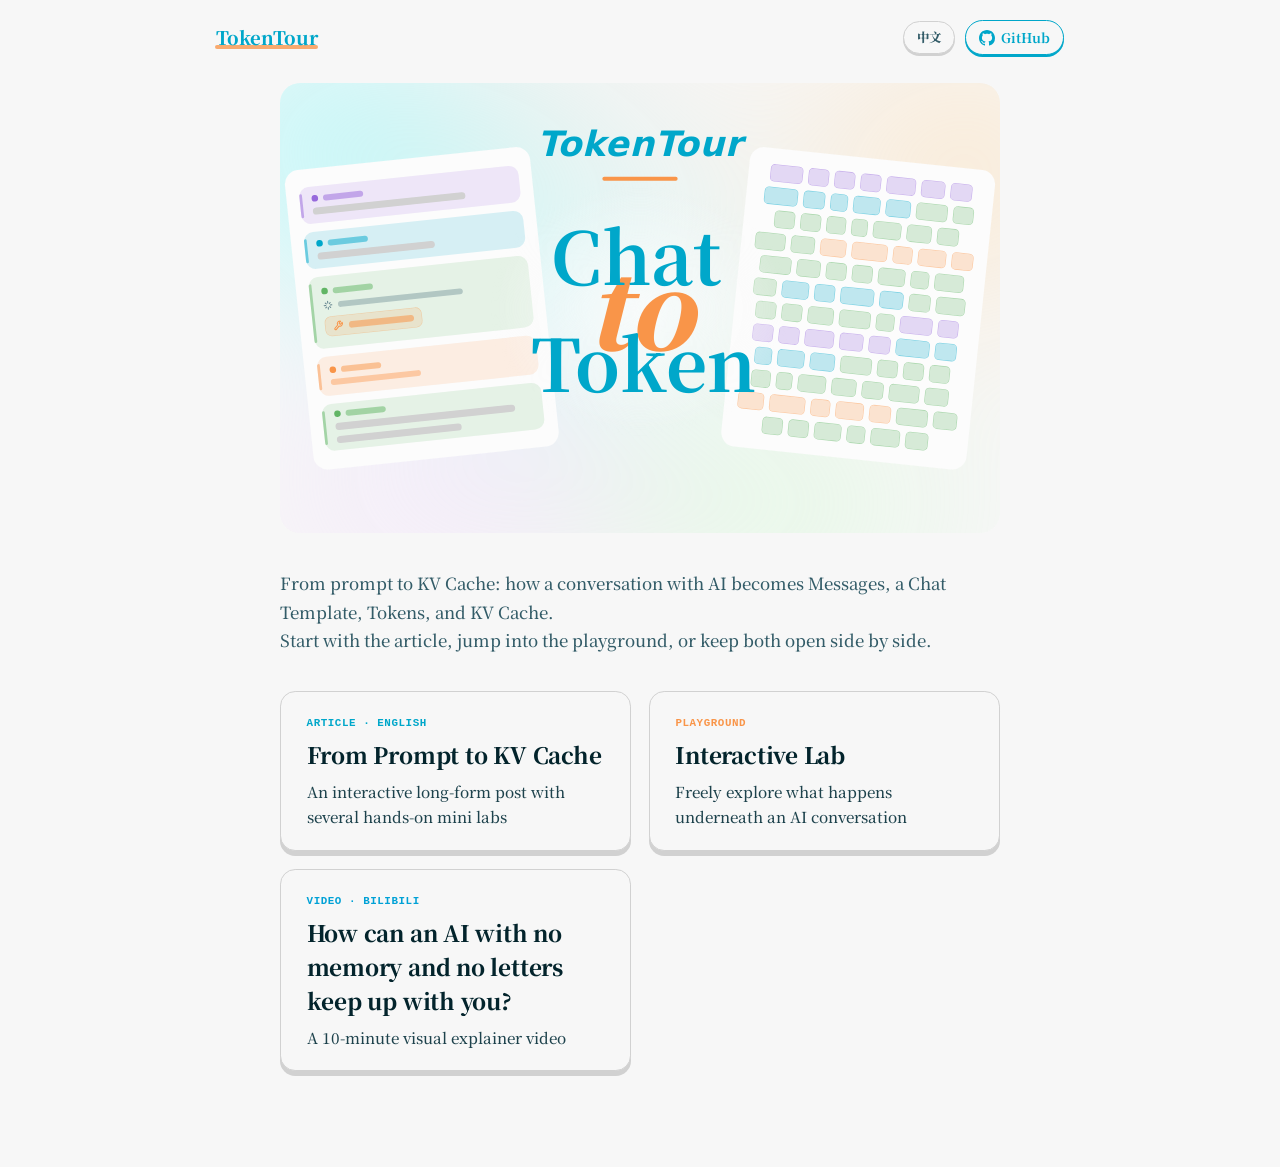
<file: chat2token/index.html>
<!DOCTYPE html><html lang="en"> <head><meta charset="UTF-8"><meta name="viewport" content="width=device-width"><meta name="description" content="TokenTour — interactive visualization from agentic messages to KV cache"><title>Chat to Token · TokenTour</title><link rel="preconnect" href="https://fonts.googleapis.com"><link rel="preconnect" href="https://fonts.gstatic.com" crossorigin><link rel="stylesheet" href="https://fonts.googleapis.com/css2?family=Noto+Serif+SC:wght@400;500;600;700&display=swap"><link rel="stylesheet" href="/_astro/Layout.DGezCr8Q.css">
<style>.site-actions[data-astro-cid-3ef6ksr2]{display:inline-flex;align-items:center;gap:.65rem}.site-brand[data-astro-cid-3ef6ksr2]{position:relative;isolation:isolate;font-size:1.15rem;font-weight:800;letter-spacing:-.01em;color:var(--color-primary-500)!important}.site-brand[data-astro-cid-3ef6ksr2]:before{content:"";position:absolute;z-index:-1;left:-.06em;right:-.06em;bottom:.14em;height:.2em;background:color-mix(in oklch,var(--color-accent-500) 78%,transparent);border-radius:2px}.site-lang[data-astro-cid-3ef6ksr2]{display:inline-flex;align-items:center;justify-content:center;min-width:3.25rem;padding:.36rem .72rem;border:1.5px solid var(--color-rule);border-radius:999px;background:var(--color-paper);box-shadow:0 2px 0 0 var(--color-rule);font-size:.78rem;font-weight:800;color:var(--color-ink-soft)!important;transition:transform .12s ease,box-shadow .12s ease,color .15s ease,border-color .15s ease}.site-lang[data-astro-cid-3ef6ksr2]:hover{transform:translateY(-1px);border-color:var(--color-primary-500);color:var(--color-primary-500)!important;box-shadow:0 4px color-mix(in oklch,var(--color-primary-500) 28%,white)}.site-lang[data-astro-cid-3ef6ksr2]:active{transform:translateY(2px);box-shadow:0 0 0 0 var(--color-rule)}.site-gh[data-astro-cid-3ef6ksr2]{display:inline-flex;align-items:center;gap:.4rem;padding:.42rem .8rem;border:1.5px solid var(--color-primary-500);border-radius:999px;background:var(--color-paper);box-shadow:0 2px 0 0 var(--color-primary-500);font-size:.82rem;font-weight:700;color:var(--color-primary-500)!important;transition:transform .12s ease,box-shadow .12s ease,background .15s ease,color .15s ease,border-color .15s ease}.site-gh[data-astro-cid-3ef6ksr2]:hover{transform:translateY(-1px);border-color:var(--color-primary-500);background:var(--color-primary-500);color:#fff!important;box-shadow:0 4px 0 0 var(--color-primary-700)}.site-gh[data-astro-cid-3ef6ksr2]:active{transform:translateY(2px);box-shadow:0 0 0 0 var(--color-primary-700)}@media(max-width:520px){.site-actions[data-astro-cid-3ef6ksr2]{gap:.45rem}.site-gh[data-astro-cid-3ef6ksr2] span[data-astro-cid-3ef6ksr2]{display:none}.site-gh[data-astro-cid-3ef6ksr2],.site-lang[data-astro-cid-3ef6ksr2]{padding-inline:.68rem}}
</style>
<link rel="stylesheet" href="/_astro/CoverHero.C9RZPuMT.css">
<style>.tcard[data-astro-cid-qvmzpehu]{--accent: var(--color-primary-500);--edge: var(--color-rule);--press: 5px;position:relative;isolation:isolate;overflow:hidden;display:flex;flex-direction:column;gap:.45rem;padding:1.45rem 1.6rem 1.3rem;border:1.5px solid var(--color-rule);border-radius:.95rem;background:var(--color-paper);box-shadow:0 var(--press) 0 0 var(--edge);text-decoration:none;transition:transform .15s ease,box-shadow .15s ease,border-color .2s ease}.tcard[data-astro-cid-qvmzpehu]:hover{transform:translateY(-3px);border-color:color-mix(in oklch,var(--accent) 60%,white);--edge: color-mix(in oklch, var(--accent) 32%, white);box-shadow:0 8px 0 0 var(--edge)}.tcard[data-astro-cid-qvmzpehu]:active{transform:translateY(var(--press));box-shadow:0 0 0 0 var(--edge)}.tcard__fog[data-astro-cid-qvmzpehu]{position:absolute;inset:-40%;z-index:0;opacity:0;transition:opacity .4s ease;pointer-events:none;filter:blur(44px);background:radial-gradient(60% 66% at calc(var(--mx, 50%)) calc(var(--my, 50%)),oklch(.94 .085 350 / .66),transparent 80%),radial-gradient(64% 70% at calc(100% - var(--mx, 50%) * .7) calc(var(--my, 50%) * .6 + 6%),oklch(.95 .08 58 / .62),transparent 80%),radial-gradient(66% 72% at calc(var(--mx, 50%) * .6 + 12%) calc(100% - var(--my, 50%) * .7),oklch(.93 .095 295 / .64),transparent 80%),radial-gradient(62% 68% at calc(100% - var(--mx, 50%) * .5) calc(100% - var(--my, 50%) * .55),oklch(.94 .08 240 / .58),transparent 80%),radial-gradient(70% 76% at calc(var(--mx, 50%) * .45 + 28%) calc(var(--my, 50%) * .45 + 26%),oklch(.95 .07 175 / .5),transparent 84%)}.tcard[data-astro-cid-qvmzpehu]:hover .tcard__fog[data-astro-cid-qvmzpehu]{opacity:1}.tcard[data-astro-cid-qvmzpehu]>[data-astro-cid-qvmzpehu]:not(.tcard__fog){position:relative;z-index:1}.tcard__eyebrow[data-astro-cid-qvmzpehu]{font-family:var(--font-mono);font-size:.68rem;font-weight:700;letter-spacing:.05em;text-transform:uppercase;color:var(--accent)}.tcard__title[data-astro-cid-qvmzpehu]{font-size:1.4rem;font-weight:800;letter-spacing:-.01em;color:var(--color-ink)}.tcard__sub[data-astro-cid-qvmzpehu]{font-size:.95rem;font-weight:600;color:var(--color-ink)}.tcard__desc[data-astro-cid-qvmzpehu]{font-size:.95rem;line-height:1.65;color:color-mix(in oklch,var(--color-ink-soft) 55%,var(--color-ink))}.tcard__go[data-astro-cid-qvmzpehu]{margin-top:.4rem;font-size:.85rem;font-weight:700;color:var(--accent)}.tcard__arrow[data-astro-cid-qvmzpehu]{display:inline-block;transition:transform .18s ease}.tcard[data-astro-cid-qvmzpehu]:hover .tcard__arrow[data-astro-cid-qvmzpehu]{transform:translate(3px)}
.hub[data-astro-cid-j2ot7nwz]{padding-top:.5rem}.hub__lede[data-astro-cid-j2ot7nwz]{margin:2.25rem 0;font-size:1.05rem;line-height:1.7;color:var(--color-ink-soft)}.hub__grid[data-astro-cid-j2ot7nwz]{display:grid;grid-template-columns:repeat(auto-fit,minmax(16rem,1fr));gap:1.1rem}
</style></head> <body class="min-h-screen">  <header class="site-bar" data-astro-cid-3ef6ksr2> <a class="site-brand" href="/" data-astro-cid-3ef6ksr2>TokenTour</a> <nav class="site-actions" aria-label="Site links" data-astro-cid-3ef6ksr2> <a class="site-lang" href="/chat2token/zh" aria-label="Switch to Chinese" data-astro-cid-3ef6ksr2> 中文 </a> <a class="site-gh" href="https://github.com/flwfdd/TokenTour" target="_blank" rel="noopener" data-astro-cid-3ef6ksr2> <svg viewBox="0 0 16 16" width="16" height="16" fill="currentColor" aria-hidden="true" data-astro-cid-3ef6ksr2> <path d="M8 0C3.58 0 0 3.58 0 8c0 3.54 2.29 6.53 5.47 7.59.4.07.55-.17.55-.38 0-.19-.01-.82-.01-1.49-2.01.37-2.53-.49-2.69-.94-.09-.23-.48-.94-.82-1.13-.28-.15-.68-.52-.01-.53.63-.01 1.08.58 1.23.82.72 1.21 1.87.87 2.33.66.07-.52.28-.87.51-1.07-1.78-.2-3.64-.89-3.64-3.95 0-.87.31-1.59.82-2.15-.08-.2-.36-1.02.08-2.12 0 0 .67-.21 2.2.82.64-.18 1.32-.27 2-.27.68 0 1.36.09 2 .27 1.53-1.04 2.2-.82 2.2-.82.44 1.1.16 1.92.08 2.12.51.56.82 1.27.82 2.15 0 3.07-1.87 3.75-3.65 3.95.29.25.54.73.54 1.48 0 1.07-.01 1.93-.01 2.2 0 .21.15.46.55.38A8.01 8.01 0 0016 8c0-4.42-3.58-8-8-8z" data-astro-cid-3ef6ksr2></path> </svg> <span data-astro-cid-3ef6ksr2>GitHub</span> </a> </nav> </header> <main class="column hub" data-astro-cid-j2ot7nwz> <section class="cover" aria-label="Chat to Token cover" data-astro-cid-ry7qtlxd> <div class="cover__fog" data-cover-fog data-astro-cid-ry7qtlxd></div> <div class="cover__stage" data-astro-cid-ry7qtlxd>  <div class="cover__card-pos cover__card-pos--left" data-astro-cid-ry7qtlxd> <div class="ch-card" data-astro-cid-ry7qtlxd>  <div class="ch-role" style="min-height:68px;background:color-mix(in oklch, oklch(0.62 0.17 300) 15%, transparent)" data-astro-cid-ry7qtlxd> <span class="ch-rail" style="background:oklch(0.62 0.17 300)" data-astro-cid-ry7qtlxd></span> <div class="ch-head" data-astro-cid-ry7qtlxd> <span class="ch-dot" style="background:oklch(0.62 0.17 300)" data-astro-cid-ry7qtlxd></span> <span class="ch-bar" style="width:74px;height:11px;background:color-mix(in oklch, oklch(0.62 0.17 300) 50%, transparent)" data-astro-cid-ry7qtlxd></span> </div> <span class="ch-bar" style="width:78%;background:oklch(0.86 0 0)" data-astro-cid-ry7qtlxd></span> </div>  <div class="ch-role" style="min-height:68px;background:color-mix(in oklch, oklch(0.67 0.13 218) 15%, transparent)" data-astro-cid-ry7qtlxd> <span class="ch-rail" style="background:oklch(0.67 0.13 218)" data-astro-cid-ry7qtlxd></span> <div class="ch-head" data-astro-cid-ry7qtlxd> <span class="ch-dot" style="background:oklch(0.67 0.13 218)" data-astro-cid-ry7qtlxd></span> <span class="ch-bar" style="width:74px;height:11px;background:color-mix(in oklch, oklch(0.67 0.13 218) 50%, transparent)" data-astro-cid-ry7qtlxd></span> </div> <span class="ch-bar" style="width:60%;background:oklch(0.86 0 0)" data-astro-cid-ry7qtlxd></span> </div>  <div class="ch-role" style="min-height:132px;background:color-mix(in oklch, oklch(0.7 0.14 145) 15%, transparent)" data-astro-cid-ry7qtlxd> <span class="ch-rail" style="background:oklch(0.7 0.14 145)" data-astro-cid-ry7qtlxd></span> <div class="ch-head" data-astro-cid-ry7qtlxd> <span class="ch-dot" style="background:oklch(0.7 0.14 145)" data-astro-cid-ry7qtlxd></span> <span class="ch-bar" style="width:74px;height:11px;background:color-mix(in oklch, oklch(0.7 0.14 145) 50%, transparent)" data-astro-cid-ry7qtlxd></span> </div> <div class="ch-head" data-astro-cid-ry7qtlxd> <svg class="ch-icon" viewBox="0 0 24 24" fill="none" stroke="oklch(0.6 0.04 218)" stroke-width="2.4" stroke-linecap="round" stroke-linejoin="round" data-astro-cid-ry7qtlxd><path d="M12 3v4 M12 17v4 M3 12h4 M17 12h4 M6.3 6.3l2.1 2.1 M15.6 15.6l2.1 2.1 M17.7 6.3l-2.1 2.1 M8.4 15.6l-2.1 2.1" data-astro-cid-ry7qtlxd></path></svg> <span class="ch-bar" style="width:64%;height:11px;background:color-mix(in oklch, oklch(0.6 0.04 218) 40%, transparent)" data-astro-cid-ry7qtlxd></span> </div> <div class="ch-tool" style="background:color-mix(in oklch, oklch(0.76 0.15 55) 16%, transparent);border:1.5px solid color-mix(in oklch, oklch(0.76 0.15 55) 32%, transparent)" data-astro-cid-ry7qtlxd> <svg class="ch-icon" viewBox="0 0 24 24" fill="none" stroke="oklch(0.76 0.15 55)" stroke-width="2.4" stroke-linecap="round" stroke-linejoin="round" data-astro-cid-ry7qtlxd><path d="M14.7 6.3a1 1 0 0 0 0 1.4l1.6 1.6a1 1 0 0 0 1.4 0l3.77-3.77a6 6 0 0 1-7.94 7.94l-6.91 6.91a2.12 2.12 0 0 1-3-3l6.91-6.91a6 6 0 0 1 7.94-7.94l-3.76 3.76z" data-astro-cid-ry7qtlxd></path></svg> <span class="ch-bar" style="width:120px;height:12px;background:color-mix(in oklch, oklch(0.76 0.15 55) 55%, transparent)" data-astro-cid-ry7qtlxd></span> </div> </div>  <div class="ch-role" style="min-height:72px;background:color-mix(in oklch, oklch(0.76 0.15 55) 15%, transparent)" data-astro-cid-ry7qtlxd> <span class="ch-rail" style="background:oklch(0.76 0.15 55)" data-astro-cid-ry7qtlxd></span> <div class="ch-head" data-astro-cid-ry7qtlxd> <span class="ch-dot" style="background:oklch(0.76 0.15 55)" data-astro-cid-ry7qtlxd></span> <span class="ch-bar" style="width:74px;height:11px;background:color-mix(in oklch, oklch(0.76 0.15 55) 50%, transparent)" data-astro-cid-ry7qtlxd></span> </div> <span class="ch-bar" style="width:46%;height:11px;background:color-mix(in oklch, oklch(0.76 0.15 55) 42%, transparent)" data-astro-cid-ry7qtlxd></span> </div>  <div class="ch-role" style="min-height:86px;background:color-mix(in oklch, oklch(0.7 0.14 145) 15%, transparent)" data-astro-cid-ry7qtlxd> <span class="ch-rail" style="background:oklch(0.7 0.14 145)" data-astro-cid-ry7qtlxd></span> <div class="ch-head" data-astro-cid-ry7qtlxd> <span class="ch-dot" style="background:oklch(0.7 0.14 145)" data-astro-cid-ry7qtlxd></span> <span class="ch-bar" style="width:74px;height:11px;background:color-mix(in oklch, oklch(0.7 0.14 145) 50%, transparent)" data-astro-cid-ry7qtlxd></span> </div> <span class="ch-bar" style="width:92%;background:oklch(0.86 0 0)" data-astro-cid-ry7qtlxd></span> <span class="ch-bar" style="width:64%;background:oklch(0.86 0 0)" data-astro-cid-ry7qtlxd></span> </div> </div> </div>  <div class="cover__card-pos cover__card-pos--right" data-astro-cid-ry7qtlxd> <div class="tk-card" data-astro-cid-ry7qtlxd> <span class="tk-block" style="width:60px;background:color-mix(in oklch, oklch(0.62 0.17 300) 24%, transparent);border:1.5px solid color-mix(in oklch, oklch(0.62 0.17 300) 42%, transparent)" data-astro-cid-ry7qtlxd></span><span class="tk-block" style="width:38px;background:color-mix(in oklch, oklch(0.62 0.17 300) 24%, transparent);border:1.5px solid color-mix(in oklch, oklch(0.62 0.17 300) 42%, transparent)" data-astro-cid-ry7qtlxd></span><span class="tk-block" style="width:38px;background:color-mix(in oklch, oklch(0.62 0.17 300) 24%, transparent);border:1.5px solid color-mix(in oklch, oklch(0.62 0.17 300) 42%, transparent)" data-astro-cid-ry7qtlxd></span><span class="tk-block" style="width:38px;background:color-mix(in oklch, oklch(0.62 0.17 300) 24%, transparent);border:1.5px solid color-mix(in oklch, oklch(0.62 0.17 300) 42%, transparent)" data-astro-cid-ry7qtlxd></span><span class="tk-block" style="width:54px;background:color-mix(in oklch, oklch(0.62 0.17 300) 24%, transparent);border:1.5px solid color-mix(in oklch, oklch(0.62 0.17 300) 42%, transparent)" data-astro-cid-ry7qtlxd></span><span class="tk-block" style="width:44px;background:color-mix(in oklch, oklch(0.62 0.17 300) 24%, transparent);border:1.5px solid color-mix(in oklch, oklch(0.62 0.17 300) 42%, transparent)" data-astro-cid-ry7qtlxd></span><span class="tk-block" style="width:40px;background:color-mix(in oklch, oklch(0.62 0.17 300) 24%, transparent);border:1.5px solid color-mix(in oklch, oklch(0.62 0.17 300) 42%, transparent)" data-astro-cid-ry7qtlxd></span><span class="tk-block" style="width:62px;background:color-mix(in oklch, oklch(0.67 0.13 218) 24%, transparent);border:1.5px solid color-mix(in oklch, oklch(0.67 0.13 218) 42%, transparent)" data-astro-cid-ry7qtlxd></span><span class="tk-block" style="width:40px;background:color-mix(in oklch, oklch(0.67 0.13 218) 24%, transparent);border:1.5px solid color-mix(in oklch, oklch(0.67 0.13 218) 42%, transparent)" data-astro-cid-ry7qtlxd></span><span class="tk-block" style="width:32px;background:color-mix(in oklch, oklch(0.67 0.13 218) 24%, transparent);border:1.5px solid color-mix(in oklch, oklch(0.67 0.13 218) 42%, transparent)" data-astro-cid-ry7qtlxd></span><span class="tk-block" style="width:50px;background:color-mix(in oklch, oklch(0.67 0.13 218) 24%, transparent);border:1.5px solid color-mix(in oklch, oklch(0.67 0.13 218) 42%, transparent)" data-astro-cid-ry7qtlxd></span><span class="tk-block" style="width:46px;background:color-mix(in oklch, oklch(0.67 0.13 218) 24%, transparent);border:1.5px solid color-mix(in oklch, oklch(0.67 0.13 218) 42%, transparent)" data-astro-cid-ry7qtlxd></span><span class="tk-block" style="width:58px;background:color-mix(in oklch, oklch(0.7 0.14 145) 24%, transparent);border:1.5px solid color-mix(in oklch, oklch(0.7 0.14 145) 42%, transparent)" data-astro-cid-ry7qtlxd></span><span class="tk-block" style="width:38px;background:color-mix(in oklch, oklch(0.7 0.14 145) 24%, transparent);border:1.5px solid color-mix(in oklch, oklch(0.7 0.14 145) 42%, transparent)" data-astro-cid-ry7qtlxd></span><span class="tk-block" style="width:38px;background:color-mix(in oklch, oklch(0.7 0.14 145) 24%, transparent);border:1.5px solid color-mix(in oklch, oklch(0.7 0.14 145) 42%, transparent)" data-astro-cid-ry7qtlxd></span><span class="tk-block" style="width:38px;background:color-mix(in oklch, oklch(0.7 0.14 145) 24%, transparent);border:1.5px solid color-mix(in oklch, oklch(0.7 0.14 145) 42%, transparent)" data-astro-cid-ry7qtlxd></span><span class="tk-block" style="width:36px;background:color-mix(in oklch, oklch(0.7 0.14 145) 24%, transparent);border:1.5px solid color-mix(in oklch, oklch(0.7 0.14 145) 42%, transparent)" data-astro-cid-ry7qtlxd></span><span class="tk-block" style="width:30px;background:color-mix(in oklch, oklch(0.7 0.14 145) 24%, transparent);border:1.5px solid color-mix(in oklch, oklch(0.7 0.14 145) 42%, transparent)" data-astro-cid-ry7qtlxd></span><span class="tk-block" style="width:52px;background:color-mix(in oklch, oklch(0.7 0.14 145) 24%, transparent);border:1.5px solid color-mix(in oklch, oklch(0.7 0.14 145) 42%, transparent)" data-astro-cid-ry7qtlxd></span><span class="tk-block" style="width:46px;background:color-mix(in oklch, oklch(0.7 0.14 145) 24%, transparent);border:1.5px solid color-mix(in oklch, oklch(0.7 0.14 145) 42%, transparent)" data-astro-cid-ry7qtlxd></span><span class="tk-block" style="width:40px;background:color-mix(in oklch, oklch(0.7 0.14 145) 24%, transparent);border:1.5px solid color-mix(in oklch, oklch(0.7 0.14 145) 42%, transparent)" data-astro-cid-ry7qtlxd></span><span class="tk-block" style="width:56px;background:color-mix(in oklch, oklch(0.7 0.14 145) 24%, transparent);border:1.5px solid color-mix(in oklch, oklch(0.7 0.14 145) 42%, transparent)" data-astro-cid-ry7qtlxd></span><span class="tk-block" style="width:44px;background:color-mix(in oklch, oklch(0.7 0.14 145) 24%, transparent);border:1.5px solid color-mix(in oklch, oklch(0.7 0.14 145) 42%, transparent)" data-astro-cid-ry7qtlxd></span><span class="tk-block" style="width:48px;background:color-mix(in oklch, oklch(0.76 0.15 55) 24%, transparent);border:1.5px solid color-mix(in oklch, oklch(0.76 0.15 55) 42%, transparent)" data-astro-cid-ry7qtlxd></span><span class="tk-block" style="width:66px;background:color-mix(in oklch, oklch(0.76 0.15 55) 24%, transparent);border:1.5px solid color-mix(in oklch, oklch(0.76 0.15 55) 42%, transparent)" data-astro-cid-ry7qtlxd></span><span class="tk-block" style="width:36px;background:color-mix(in oklch, oklch(0.76 0.15 55) 24%, transparent);border:1.5px solid color-mix(in oklch, oklch(0.76 0.15 55) 42%, transparent)" data-astro-cid-ry7qtlxd></span><span class="tk-block" style="width:52px;background:color-mix(in oklch, oklch(0.76 0.15 55) 24%, transparent);border:1.5px solid color-mix(in oklch, oklch(0.76 0.15 55) 42%, transparent)" data-astro-cid-ry7qtlxd></span><span class="tk-block" style="width:40px;background:color-mix(in oklch, oklch(0.76 0.15 55) 24%, transparent);border:1.5px solid color-mix(in oklch, oklch(0.76 0.15 55) 42%, transparent)" data-astro-cid-ry7qtlxd></span><span class="tk-block" style="width:58px;background:color-mix(in oklch, oklch(0.7 0.14 145) 24%, transparent);border:1.5px solid color-mix(in oklch, oklch(0.7 0.14 145) 42%, transparent)" data-astro-cid-ry7qtlxd></span><span class="tk-block" style="width:44px;background:color-mix(in oklch, oklch(0.7 0.14 145) 24%, transparent);border:1.5px solid color-mix(in oklch, oklch(0.7 0.14 145) 42%, transparent)" data-astro-cid-ry7qtlxd></span><span class="tk-block" style="width:38px;background:color-mix(in oklch, oklch(0.7 0.14 145) 24%, transparent);border:1.5px solid color-mix(in oklch, oklch(0.7 0.14 145) 42%, transparent)" data-astro-cid-ry7qtlxd></span><span class="tk-block" style="width:38px;background:color-mix(in oklch, oklch(0.7 0.14 145) 24%, transparent);border:1.5px solid color-mix(in oklch, oklch(0.7 0.14 145) 42%, transparent)" data-astro-cid-ry7qtlxd></span><span class="tk-block" style="width:50px;background:color-mix(in oklch, oklch(0.7 0.14 145) 24%, transparent);border:1.5px solid color-mix(in oklch, oklch(0.7 0.14 145) 42%, transparent)" data-astro-cid-ry7qtlxd></span><span class="tk-block" style="width:34px;background:color-mix(in oklch, oklch(0.7 0.14 145) 24%, transparent);border:1.5px solid color-mix(in oklch, oklch(0.7 0.14 145) 42%, transparent)" data-astro-cid-ry7qtlxd></span><span class="tk-block" style="width:54px;background:color-mix(in oklch, oklch(0.7 0.14 145) 24%, transparent);border:1.5px solid color-mix(in oklch, oklch(0.7 0.14 145) 42%, transparent)" data-astro-cid-ry7qtlxd></span><span class="tk-block" style="width:42px;background:color-mix(in oklch, oklch(0.7 0.14 145) 24%, transparent);border:1.5px solid color-mix(in oklch, oklch(0.7 0.14 145) 42%, transparent)" data-astro-cid-ry7qtlxd></span><span class="tk-block" style="width:50px;background:color-mix(in oklch, oklch(0.67 0.13 218) 24%, transparent);border:1.5px solid color-mix(in oklch, oklch(0.67 0.13 218) 42%, transparent)" data-astro-cid-ry7qtlxd></span><span class="tk-block" style="width:38px;background:color-mix(in oklch, oklch(0.67 0.13 218) 24%, transparent);border:1.5px solid color-mix(in oklch, oklch(0.67 0.13 218) 42%, transparent)" data-astro-cid-ry7qtlxd></span><span class="tk-block" style="width:62px;background:color-mix(in oklch, oklch(0.67 0.13 218) 24%, transparent);border:1.5px solid color-mix(in oklch, oklch(0.67 0.13 218) 42%, transparent)" data-astro-cid-ry7qtlxd></span><span class="tk-block" style="width:44px;background:color-mix(in oklch, oklch(0.67 0.13 218) 24%, transparent);border:1.5px solid color-mix(in oklch, oklch(0.67 0.13 218) 42%, transparent)" data-astro-cid-ry7qtlxd></span><span class="tk-block" style="width:40px;background:color-mix(in oklch, oklch(0.7 0.14 145) 24%, transparent);border:1.5px solid color-mix(in oklch, oklch(0.7 0.14 145) 42%, transparent)" data-astro-cid-ry7qtlxd></span><span class="tk-block" style="width:54px;background:color-mix(in oklch, oklch(0.7 0.14 145) 24%, transparent);border:1.5px solid color-mix(in oklch, oklch(0.7 0.14 145) 42%, transparent)" data-astro-cid-ry7qtlxd></span><span class="tk-block" style="width:38px;background:color-mix(in oklch, oklch(0.7 0.14 145) 24%, transparent);border:1.5px solid color-mix(in oklch, oklch(0.7 0.14 145) 42%, transparent)" data-astro-cid-ry7qtlxd></span><span class="tk-block" style="width:38px;background:color-mix(in oklch, oklch(0.7 0.14 145) 24%, transparent);border:1.5px solid color-mix(in oklch, oklch(0.7 0.14 145) 42%, transparent)" data-astro-cid-ry7qtlxd></span><span class="tk-block" style="width:48px;background:color-mix(in oklch, oklch(0.7 0.14 145) 24%, transparent);border:1.5px solid color-mix(in oklch, oklch(0.7 0.14 145) 42%, transparent)" data-astro-cid-ry7qtlxd></span><span class="tk-block" style="width:58px;background:color-mix(in oklch, oklch(0.7 0.14 145) 24%, transparent);border:1.5px solid color-mix(in oklch, oklch(0.7 0.14 145) 42%, transparent)" data-astro-cid-ry7qtlxd></span><span class="tk-block" style="width:34px;background:color-mix(in oklch, oklch(0.7 0.14 145) 24%, transparent);border:1.5px solid color-mix(in oklch, oklch(0.7 0.14 145) 42%, transparent)" data-astro-cid-ry7qtlxd></span><span class="tk-block" style="width:60px;background:color-mix(in oklch, oklch(0.62 0.17 300) 24%, transparent);border:1.5px solid color-mix(in oklch, oklch(0.62 0.17 300) 42%, transparent)" data-astro-cid-ry7qtlxd></span><span class="tk-block" style="width:38px;background:color-mix(in oklch, oklch(0.62 0.17 300) 24%, transparent);border:1.5px solid color-mix(in oklch, oklch(0.62 0.17 300) 42%, transparent)" data-astro-cid-ry7qtlxd></span><span class="tk-block" style="width:38px;background:color-mix(in oklch, oklch(0.62 0.17 300) 24%, transparent);border:1.5px solid color-mix(in oklch, oklch(0.62 0.17 300) 42%, transparent)" data-astro-cid-ry7qtlxd></span><span class="tk-block" style="width:38px;background:color-mix(in oklch, oklch(0.62 0.17 300) 24%, transparent);border:1.5px solid color-mix(in oklch, oklch(0.62 0.17 300) 42%, transparent)" data-astro-cid-ry7qtlxd></span><span class="tk-block" style="width:54px;background:color-mix(in oklch, oklch(0.62 0.17 300) 24%, transparent);border:1.5px solid color-mix(in oklch, oklch(0.62 0.17 300) 42%, transparent)" data-astro-cid-ry7qtlxd></span><span class="tk-block" style="width:44px;background:color-mix(in oklch, oklch(0.62 0.17 300) 24%, transparent);border:1.5px solid color-mix(in oklch, oklch(0.62 0.17 300) 42%, transparent)" data-astro-cid-ry7qtlxd></span><span class="tk-block" style="width:40px;background:color-mix(in oklch, oklch(0.62 0.17 300) 24%, transparent);border:1.5px solid color-mix(in oklch, oklch(0.62 0.17 300) 42%, transparent)" data-astro-cid-ry7qtlxd></span><span class="tk-block" style="width:62px;background:color-mix(in oklch, oklch(0.67 0.13 218) 24%, transparent);border:1.5px solid color-mix(in oklch, oklch(0.67 0.13 218) 42%, transparent)" data-astro-cid-ry7qtlxd></span><span class="tk-block" style="width:40px;background:color-mix(in oklch, oklch(0.67 0.13 218) 24%, transparent);border:1.5px solid color-mix(in oklch, oklch(0.67 0.13 218) 42%, transparent)" data-astro-cid-ry7qtlxd></span><span class="tk-block" style="width:32px;background:color-mix(in oklch, oklch(0.67 0.13 218) 24%, transparent);border:1.5px solid color-mix(in oklch, oklch(0.67 0.13 218) 42%, transparent)" data-astro-cid-ry7qtlxd></span><span class="tk-block" style="width:50px;background:color-mix(in oklch, oklch(0.67 0.13 218) 24%, transparent);border:1.5px solid color-mix(in oklch, oklch(0.67 0.13 218) 42%, transparent)" data-astro-cid-ry7qtlxd></span><span class="tk-block" style="width:46px;background:color-mix(in oklch, oklch(0.67 0.13 218) 24%, transparent);border:1.5px solid color-mix(in oklch, oklch(0.67 0.13 218) 42%, transparent)" data-astro-cid-ry7qtlxd></span><span class="tk-block" style="width:58px;background:color-mix(in oklch, oklch(0.7 0.14 145) 24%, transparent);border:1.5px solid color-mix(in oklch, oklch(0.7 0.14 145) 42%, transparent)" data-astro-cid-ry7qtlxd></span><span class="tk-block" style="width:38px;background:color-mix(in oklch, oklch(0.7 0.14 145) 24%, transparent);border:1.5px solid color-mix(in oklch, oklch(0.7 0.14 145) 42%, transparent)" data-astro-cid-ry7qtlxd></span><span class="tk-block" style="width:38px;background:color-mix(in oklch, oklch(0.7 0.14 145) 24%, transparent);border:1.5px solid color-mix(in oklch, oklch(0.7 0.14 145) 42%, transparent)" data-astro-cid-ry7qtlxd></span><span class="tk-block" style="width:38px;background:color-mix(in oklch, oklch(0.7 0.14 145) 24%, transparent);border:1.5px solid color-mix(in oklch, oklch(0.7 0.14 145) 42%, transparent)" data-astro-cid-ry7qtlxd></span><span class="tk-block" style="width:36px;background:color-mix(in oklch, oklch(0.7 0.14 145) 24%, transparent);border:1.5px solid color-mix(in oklch, oklch(0.7 0.14 145) 42%, transparent)" data-astro-cid-ry7qtlxd></span><span class="tk-block" style="width:30px;background:color-mix(in oklch, oklch(0.7 0.14 145) 24%, transparent);border:1.5px solid color-mix(in oklch, oklch(0.7 0.14 145) 42%, transparent)" data-astro-cid-ry7qtlxd></span><span class="tk-block" style="width:52px;background:color-mix(in oklch, oklch(0.7 0.14 145) 24%, transparent);border:1.5px solid color-mix(in oklch, oklch(0.7 0.14 145) 42%, transparent)" data-astro-cid-ry7qtlxd></span><span class="tk-block" style="width:46px;background:color-mix(in oklch, oklch(0.7 0.14 145) 24%, transparent);border:1.5px solid color-mix(in oklch, oklch(0.7 0.14 145) 42%, transparent)" data-astro-cid-ry7qtlxd></span><span class="tk-block" style="width:40px;background:color-mix(in oklch, oklch(0.7 0.14 145) 24%, transparent);border:1.5px solid color-mix(in oklch, oklch(0.7 0.14 145) 42%, transparent)" data-astro-cid-ry7qtlxd></span><span class="tk-block" style="width:56px;background:color-mix(in oklch, oklch(0.7 0.14 145) 24%, transparent);border:1.5px solid color-mix(in oklch, oklch(0.7 0.14 145) 42%, transparent)" data-astro-cid-ry7qtlxd></span><span class="tk-block" style="width:44px;background:color-mix(in oklch, oklch(0.7 0.14 145) 24%, transparent);border:1.5px solid color-mix(in oklch, oklch(0.7 0.14 145) 42%, transparent)" data-astro-cid-ry7qtlxd></span><span class="tk-block" style="width:48px;background:color-mix(in oklch, oklch(0.76 0.15 55) 24%, transparent);border:1.5px solid color-mix(in oklch, oklch(0.76 0.15 55) 42%, transparent)" data-astro-cid-ry7qtlxd></span><span class="tk-block" style="width:66px;background:color-mix(in oklch, oklch(0.76 0.15 55) 24%, transparent);border:1.5px solid color-mix(in oklch, oklch(0.76 0.15 55) 42%, transparent)" data-astro-cid-ry7qtlxd></span><span class="tk-block" style="width:36px;background:color-mix(in oklch, oklch(0.76 0.15 55) 24%, transparent);border:1.5px solid color-mix(in oklch, oklch(0.76 0.15 55) 42%, transparent)" data-astro-cid-ry7qtlxd></span><span class="tk-block" style="width:52px;background:color-mix(in oklch, oklch(0.76 0.15 55) 24%, transparent);border:1.5px solid color-mix(in oklch, oklch(0.76 0.15 55) 42%, transparent)" data-astro-cid-ry7qtlxd></span><span class="tk-block" style="width:40px;background:color-mix(in oklch, oklch(0.76 0.15 55) 24%, transparent);border:1.5px solid color-mix(in oklch, oklch(0.76 0.15 55) 42%, transparent)" data-astro-cid-ry7qtlxd></span><span class="tk-block" style="width:58px;background:color-mix(in oklch, oklch(0.7 0.14 145) 24%, transparent);border:1.5px solid color-mix(in oklch, oklch(0.7 0.14 145) 42%, transparent)" data-astro-cid-ry7qtlxd></span><span class="tk-block" style="width:44px;background:color-mix(in oklch, oklch(0.7 0.14 145) 24%, transparent);border:1.5px solid color-mix(in oklch, oklch(0.7 0.14 145) 42%, transparent)" data-astro-cid-ry7qtlxd></span><span class="tk-block" style="width:38px;background:color-mix(in oklch, oklch(0.7 0.14 145) 24%, transparent);border:1.5px solid color-mix(in oklch, oklch(0.7 0.14 145) 42%, transparent)" data-astro-cid-ry7qtlxd></span><span class="tk-block" style="width:38px;background:color-mix(in oklch, oklch(0.7 0.14 145) 24%, transparent);border:1.5px solid color-mix(in oklch, oklch(0.7 0.14 145) 42%, transparent)" data-astro-cid-ry7qtlxd></span><span class="tk-block" style="width:50px;background:color-mix(in oklch, oklch(0.7 0.14 145) 24%, transparent);border:1.5px solid color-mix(in oklch, oklch(0.7 0.14 145) 42%, transparent)" data-astro-cid-ry7qtlxd></span><span class="tk-block" style="width:34px;background:color-mix(in oklch, oklch(0.7 0.14 145) 24%, transparent);border:1.5px solid color-mix(in oklch, oklch(0.7 0.14 145) 42%, transparent)" data-astro-cid-ry7qtlxd></span><span class="tk-block" style="width:54px;background:color-mix(in oklch, oklch(0.7 0.14 145) 24%, transparent);border:1.5px solid color-mix(in oklch, oklch(0.7 0.14 145) 42%, transparent)" data-astro-cid-ry7qtlxd></span><span class="tk-block" style="width:42px;background:color-mix(in oklch, oklch(0.7 0.14 145) 24%, transparent);border:1.5px solid color-mix(in oklch, oklch(0.7 0.14 145) 42%, transparent)" data-astro-cid-ry7qtlxd></span> </div> </div>  <div class="cover__eyebrow" data-astro-cid-ry7qtlxd> <div class="cover__brand" data-astro-cid-ry7qtlxd>TokenTour</div> <div class="cover__brand-rule" data-astro-cid-ry7qtlxd></div> </div>  <div class="cover__center" data-astro-cid-ry7qtlxd> <div class="cover__glow" data-astro-cid-ry7qtlxd></div> <div class="cover__title cover__title--stack" data-astro-cid-ry7qtlxd> <div class="cover__title-line cover__title-line--hero cover__title-line--primary" data-astro-cid-ry7qtlxd> Chat </div><div class="cover__title-line cover__title-line--connector cover__title-line--accent" data-astro-cid-ry7qtlxd> to </div><div class="cover__title-line cover__title-line--hero cover__title-line--primary" data-astro-cid-ry7qtlxd> Token </div> </div> </div> </div> </section>  <script type="module">function u(){const t=document.querySelector("[data-cover-fog]");if(!t||t.dataset.fogInit)return;t.dataset.fogInit="1";const s=t.closest(".cover"),i=s?.querySelector(".cover__stage");if(s&&i){const e=()=>{i.style.setProperty("--cover-scale",String(s.clientWidth/1320))};e(),new ResizeObserver(e).observe(s)}const m=window.matchMedia("(prefers-reduced-motion: reduce)").matches,o=(e,r,a,v,C,b,y,l,E,I,f)=>{const S=b+l*Math.cos(E*e+f),$=y+l*Math.sin(I*e+f);return`radial-gradient(42% 46% at ${S}% ${$}%, oklch(${a} ${v} ${r} / ${C}), transparent 72%)`},d=e=>[o(e,218,.93,.12,.62,26,32,18,1,1,0),o(e,55,.94,.11,.6,76,28,16,1,2,1.7),o(e,300,.93,.11,.54,30,74,17,2,1,3.1),o(e,145,.94,.1,.5,74,76,19,1,1,4.6),o(e,195,.95,.09,.44,50,50,15,2,2,2.2),o(e,28,.95,.08,.4,50,18,14,1,1,5.4)].join(",");if(m){t.style.background=d(0);return}let n=0;const g=performance.now(),c=e=>{const r=(e-g)/1e3%5,a=2*Math.PI*r/5;t.style.background=d(a),n=requestAnimationFrame(c)};n=requestAnimationFrame(c),new IntersectionObserver(e=>{for(const r of e)r.isIntersecting&&!n?n=requestAnimationFrame(c):!r.isIntersecting&&n&&(cancelAnimationFrame(n),n=0)}).observe(t)}u();document.addEventListener("astro:page-load",u);</script> <p class="hub__lede" data-astro-cid-j2ot7nwz>
From prompt to KV Cache: how a conversation with AI becomes Messages, a Chat Template, Tokens, and KV Cache.
<br data-astro-cid-j2ot7nwz>
Start with the article, jump into the playground, or keep both open side by side.
</p> <div class="hub__grid" data-astro-cid-j2ot7nwz> <a class="tcard" href="/chat2token/blog" data-spotlight style="--accent:var(--color-primary-500)" data-astro-cid-qvmzpehu> <span class="tcard__fog" aria-hidden="true" data-astro-cid-qvmzpehu></span> <span class="tcard__eyebrow" data-astro-cid-qvmzpehu>Article · English</span> <span class="tcard__title" data-astro-cid-qvmzpehu>From Prompt to KV Cache</span>  <span class="tcard__desc" data-astro-cid-qvmzpehu>An interactive long-form post with several hands-on mini labs</span>  </a>  <script type="module">for(const t of document.querySelectorAll("[data-spotlight]")){let l=0,o=50,n=50;t.addEventListener("pointermove",r=>{const e=t.getBoundingClientRect();o=(r.clientX-e.left)/e.width*100,n=(r.clientY-e.top)/e.height*100,l||(l=requestAnimationFrame(()=>{t.style.setProperty("--mx",`${o}%`),t.style.setProperty("--my",`${n}%`),l=0}))})}</script><a class="tcard" href="/chat2token/playground" data-spotlight style="--accent:var(--color-accent-500)" data-astro-cid-qvmzpehu> <span class="tcard__fog" aria-hidden="true" data-astro-cid-qvmzpehu></span> <span class="tcard__eyebrow" data-astro-cid-qvmzpehu>Playground</span> <span class="tcard__title" data-astro-cid-qvmzpehu>Interactive Lab</span>  <span class="tcard__desc" data-astro-cid-qvmzpehu>Freely explore what happens underneath an AI conversation</span>  </a>  <a class="tcard" href="https://www.bilibili.com/video/BV1VWVz6TExk/" data-spotlight style="--accent:#00a1d6" target="_blank" rel="noopener noreferrer" data-astro-cid-qvmzpehu> <span class="tcard__fog" aria-hidden="true" data-astro-cid-qvmzpehu></span> <span class="tcard__eyebrow" data-astro-cid-qvmzpehu>Video · Bilibili</span> <span class="tcard__title" data-astro-cid-qvmzpehu>How can an AI with no memory and no letters keep up with you?</span>  <span class="tcard__desc" data-astro-cid-qvmzpehu>A 10-minute visual explainer video</span>  </a>   </div> </main>  </body></html>
</file>
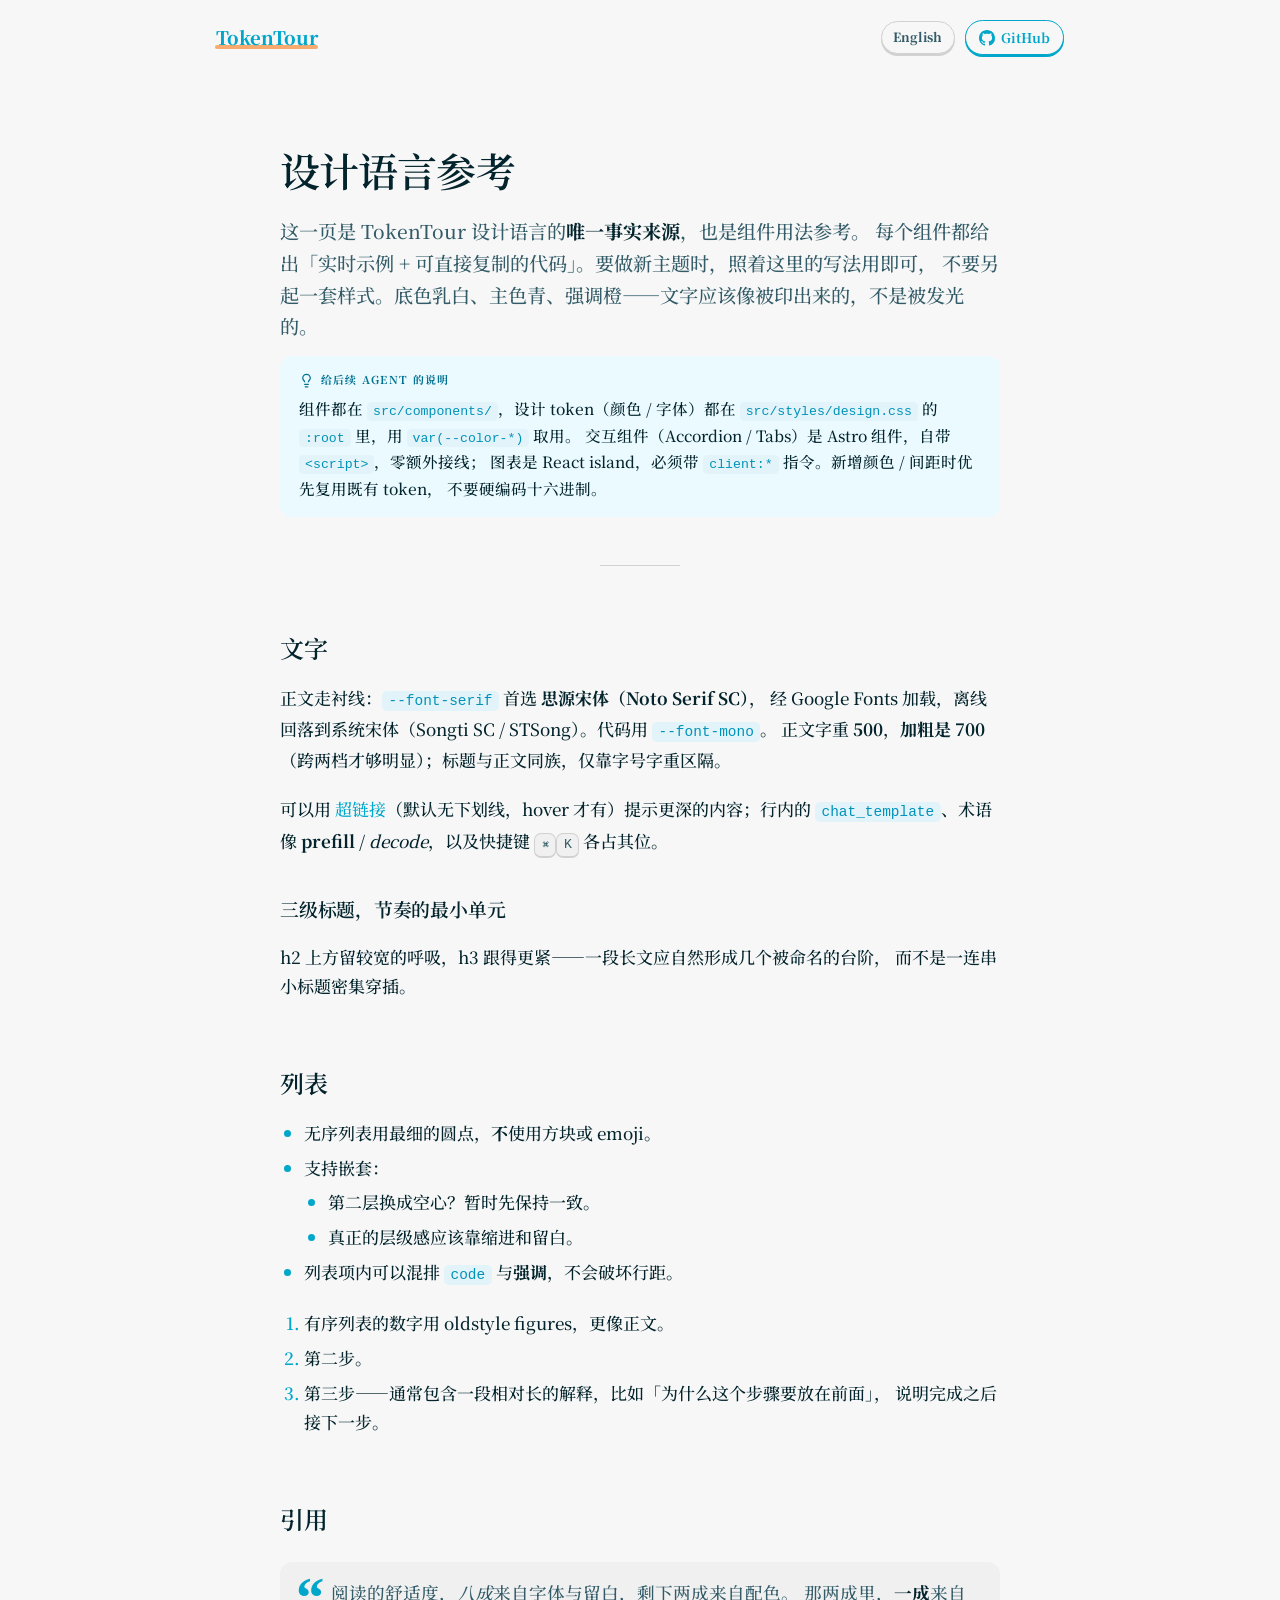
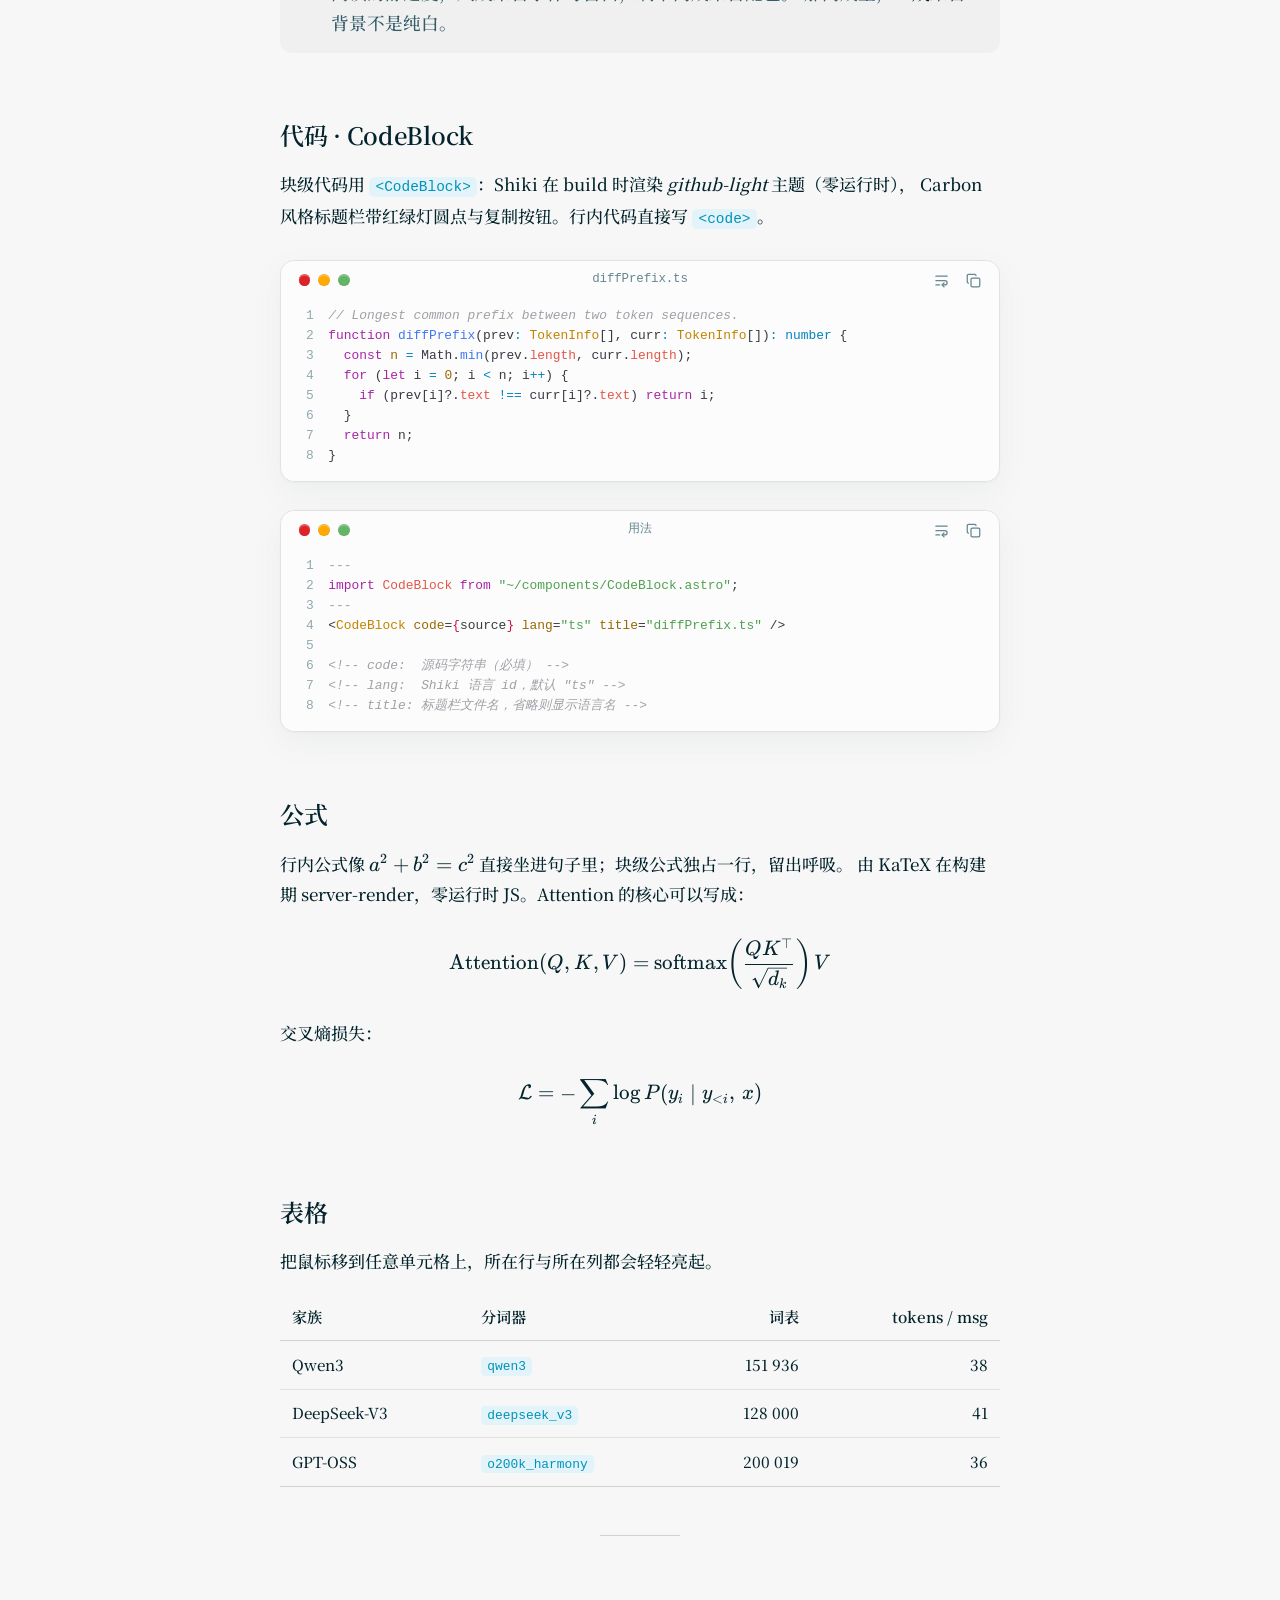
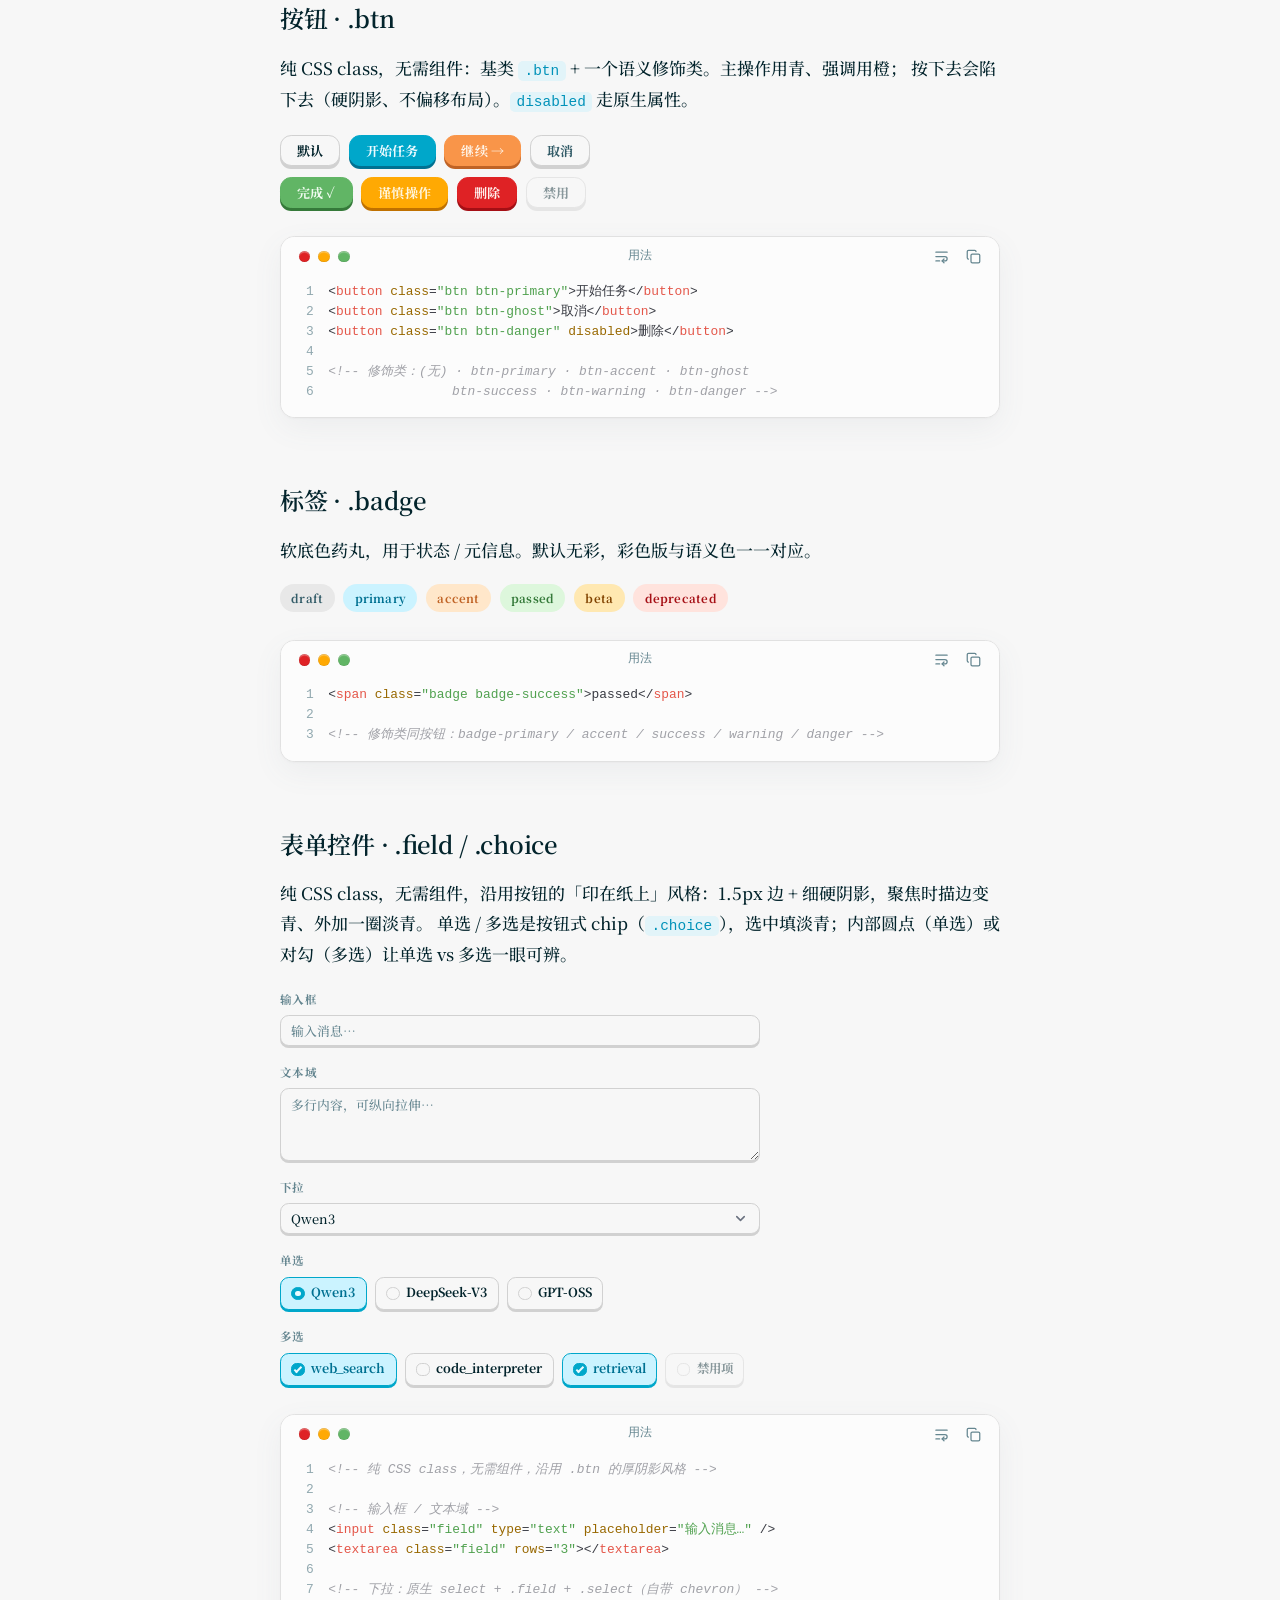
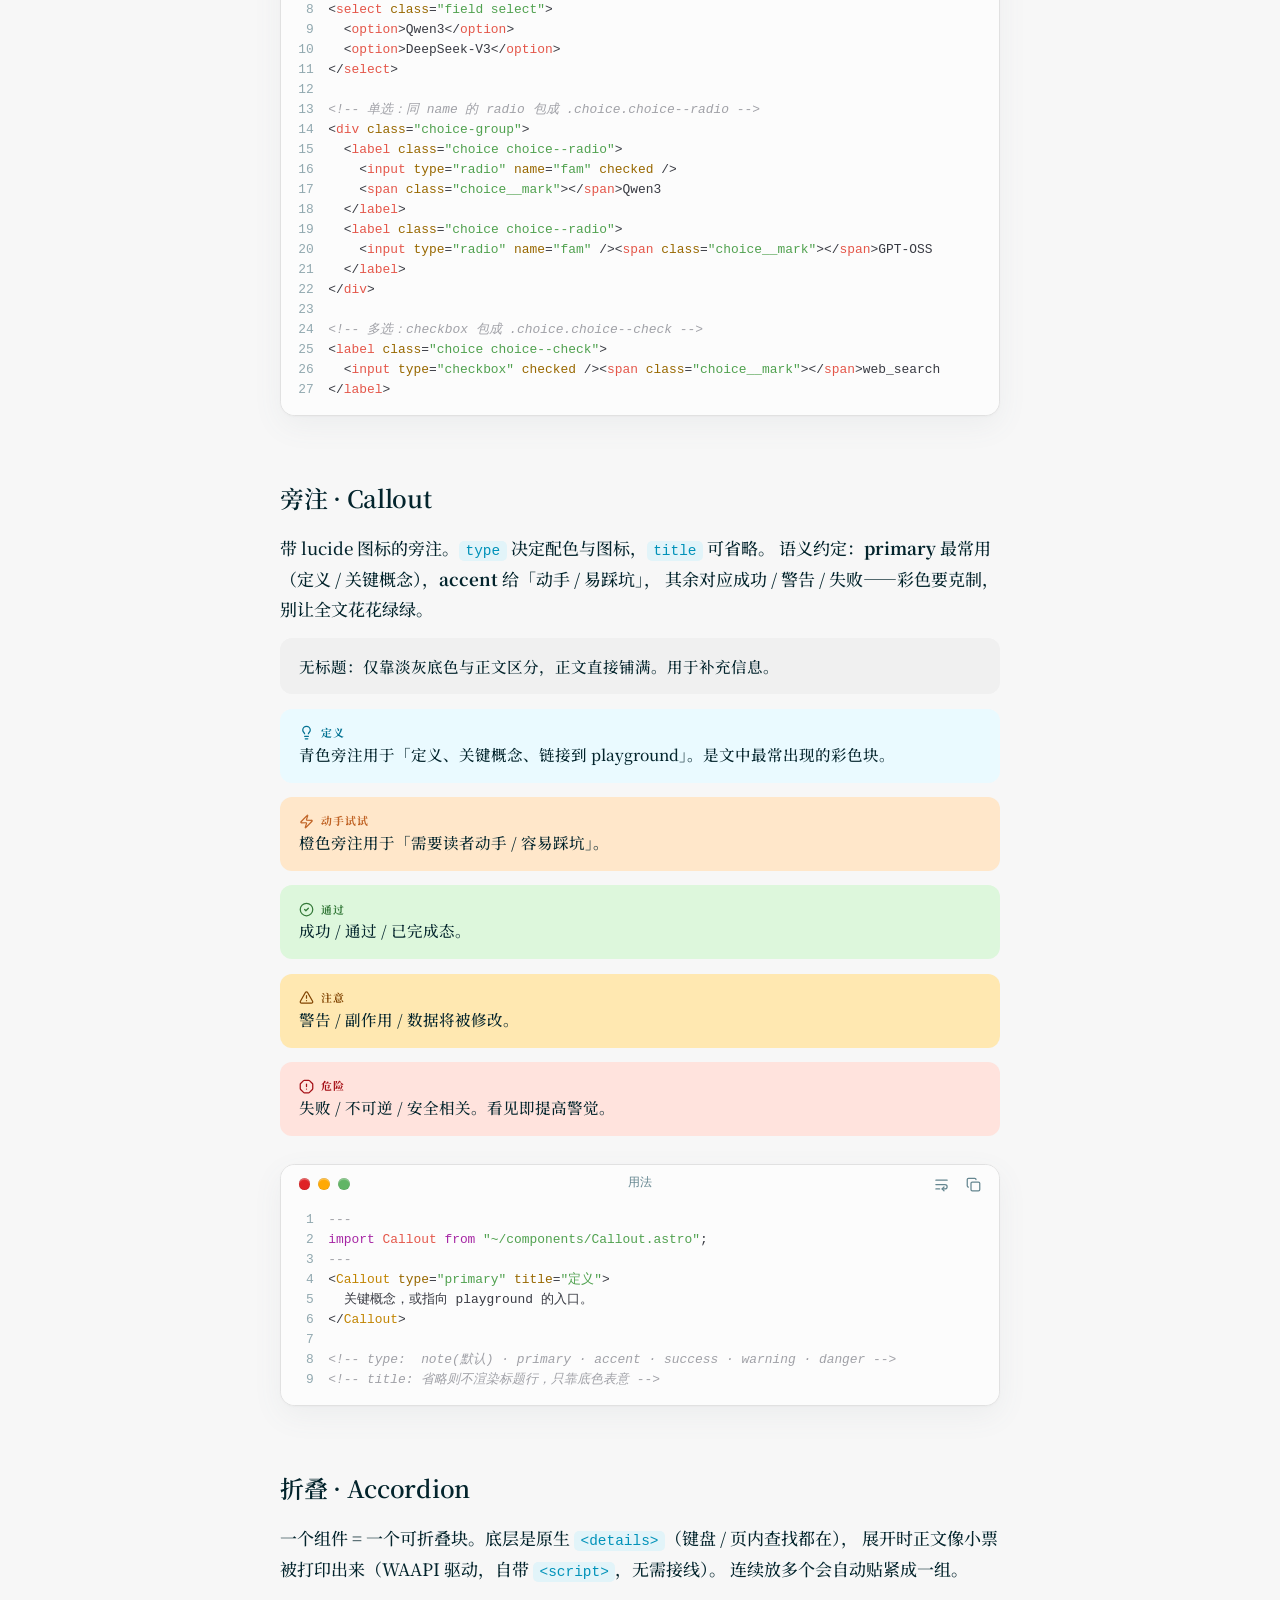
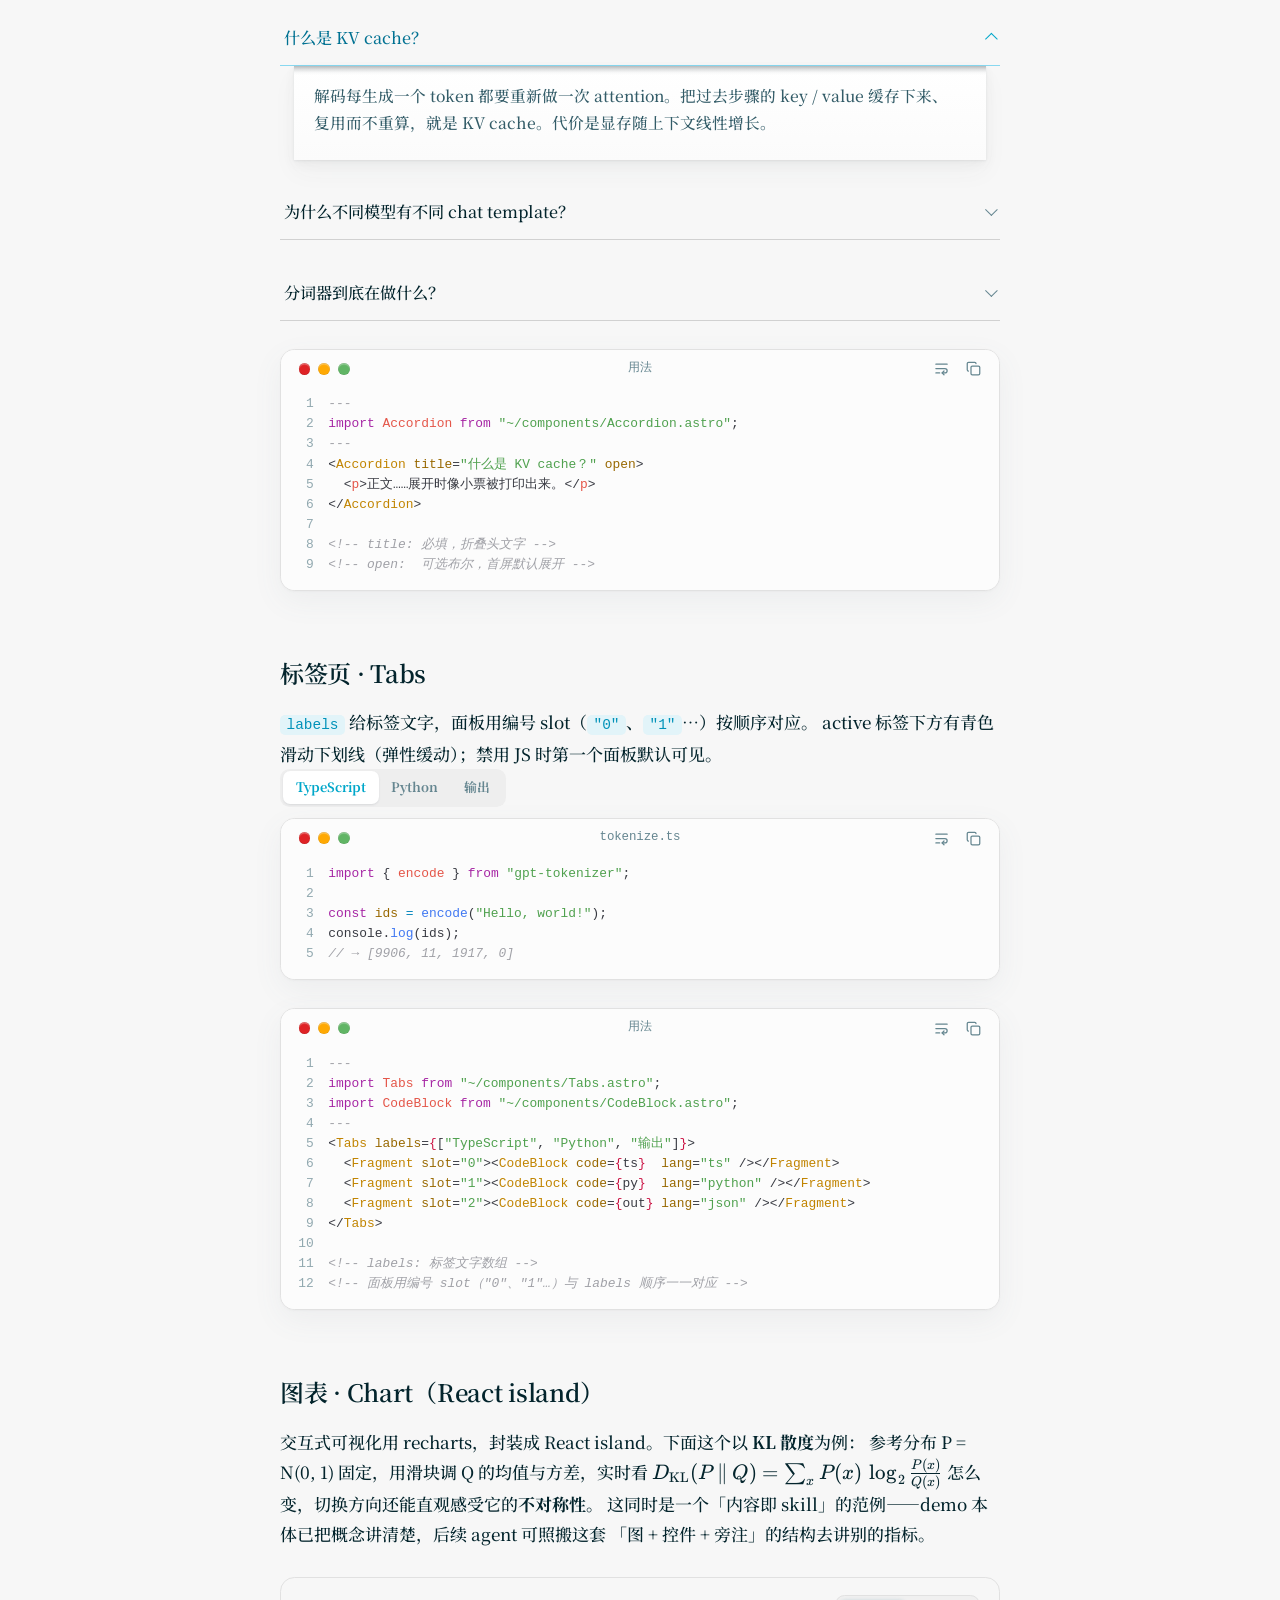
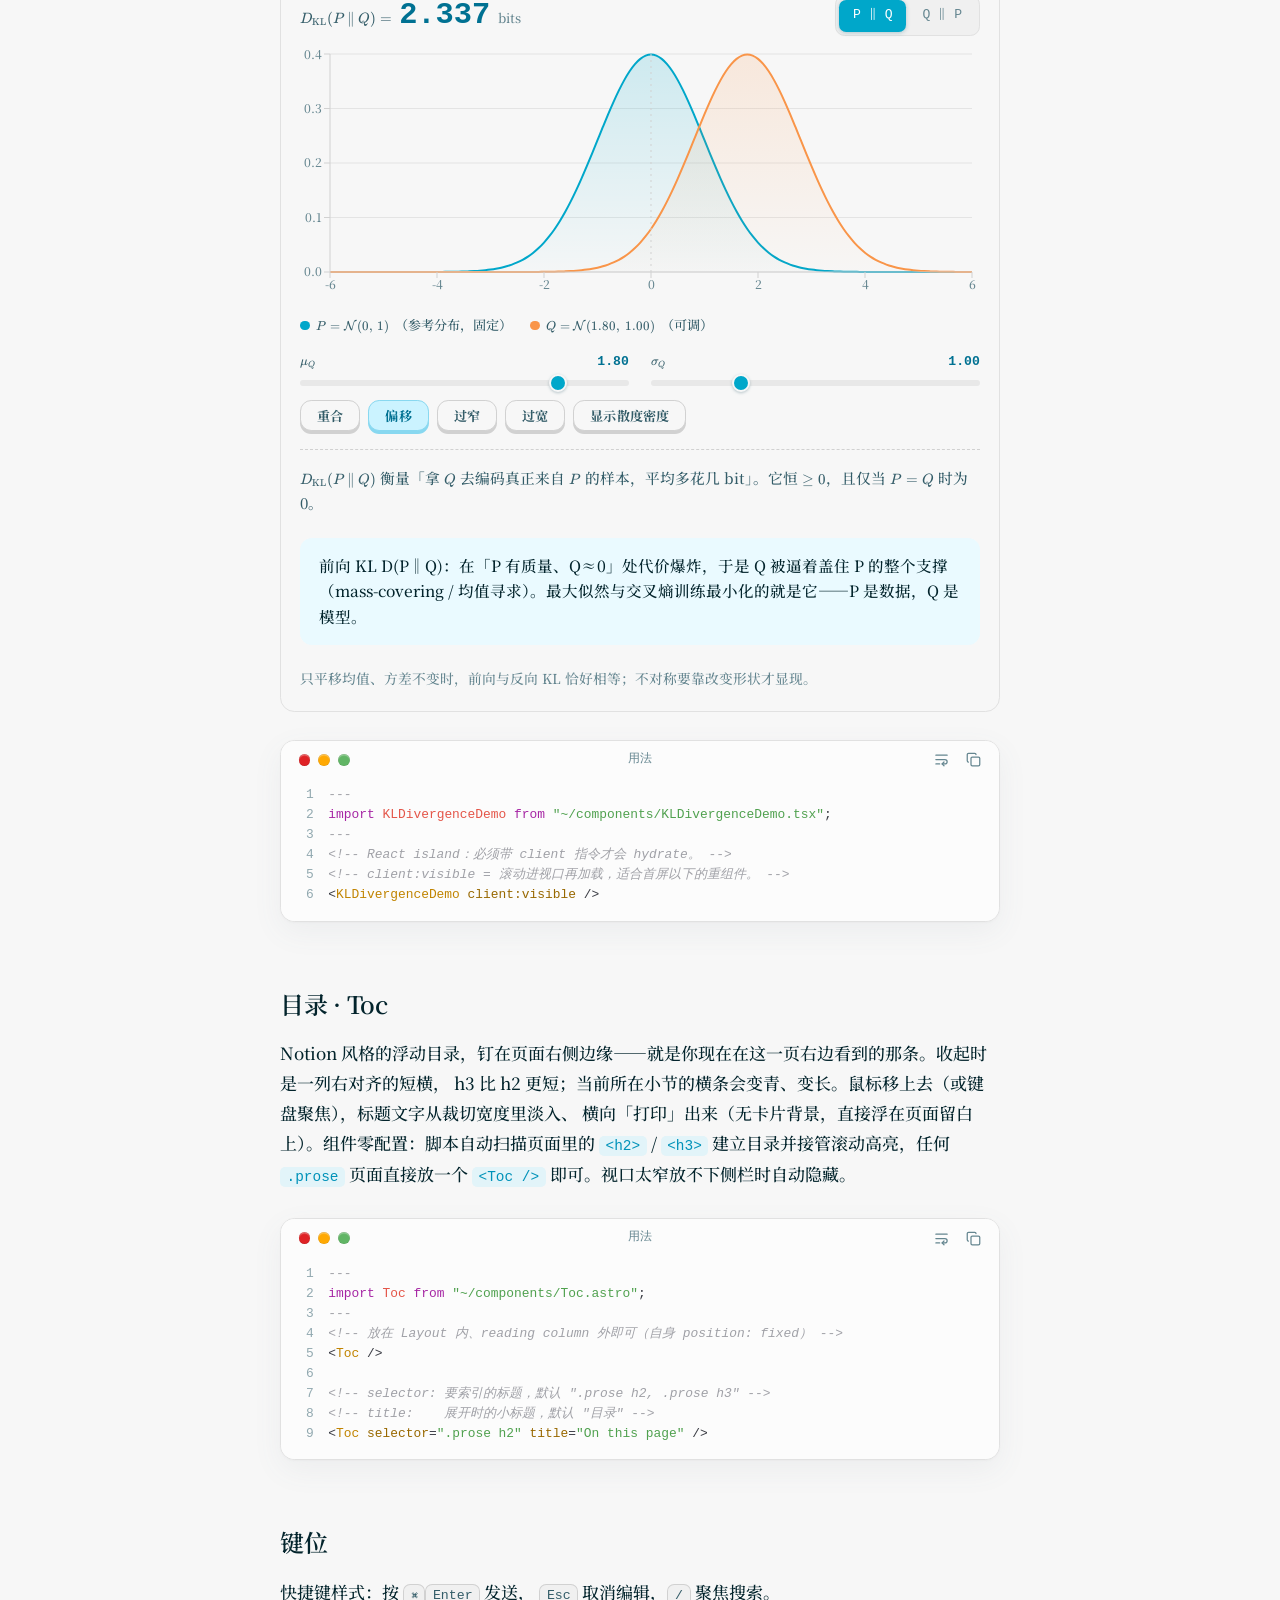
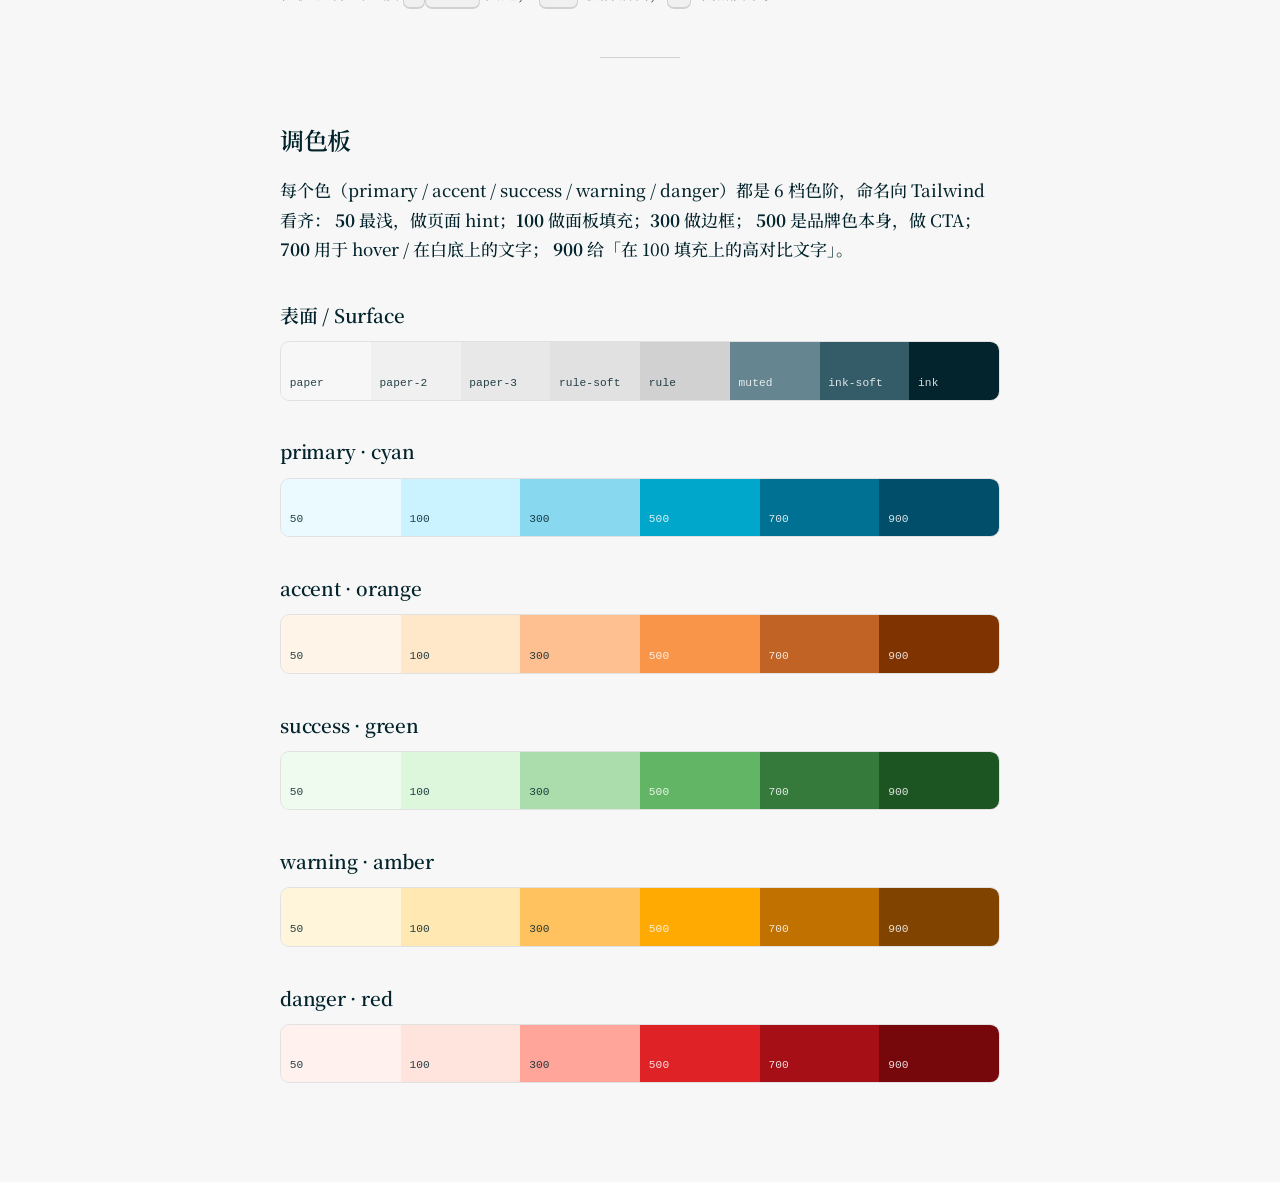
<file: design/index.html>
<!DOCTYPE html><html lang="zh-CN"> <head><meta charset="UTF-8"><meta name="viewport" content="width=device-width"><meta name="description" content="TokenTour — interactive visualization from agentic messages to KV cache"><title>设计语言参考 · TokenTour</title><link rel="preconnect" href="https://fonts.googleapis.com"><link rel="preconnect" href="https://fonts.gstatic.com" crossorigin><link rel="stylesheet" href="https://fonts.googleapis.com/css2?family=Noto+Serif+SC:wght@400;500;600;700&display=swap"><style>.site-actions[data-astro-cid-3ef6ksr2]{display:inline-flex;align-items:center;gap:.65rem}.site-brand[data-astro-cid-3ef6ksr2]{position:relative;isolation:isolate;font-size:1.15rem;font-weight:800;letter-spacing:-.01em;color:var(--color-primary-500)!important}.site-brand[data-astro-cid-3ef6ksr2]:before{content:"";position:absolute;z-index:-1;left:-.06em;right:-.06em;bottom:.14em;height:.2em;background:color-mix(in oklch,var(--color-accent-500) 78%,transparent);border-radius:2px}.site-lang[data-astro-cid-3ef6ksr2]{display:inline-flex;align-items:center;justify-content:center;min-width:3.25rem;padding:.36rem .72rem;border:1.5px solid var(--color-rule);border-radius:999px;background:var(--color-paper);box-shadow:0 2px 0 0 var(--color-rule);font-size:.78rem;font-weight:800;color:var(--color-ink-soft)!important;transition:transform .12s ease,box-shadow .12s ease,color .15s ease,border-color .15s ease}.site-lang[data-astro-cid-3ef6ksr2]:hover{transform:translateY(-1px);border-color:var(--color-primary-500);color:var(--color-primary-500)!important;box-shadow:0 4px color-mix(in oklch,var(--color-primary-500) 28%,white)}.site-lang[data-astro-cid-3ef6ksr2]:active{transform:translateY(2px);box-shadow:0 0 0 0 var(--color-rule)}.site-gh[data-astro-cid-3ef6ksr2]{display:inline-flex;align-items:center;gap:.4rem;padding:.42rem .8rem;border:1.5px solid var(--color-primary-500);border-radius:999px;background:var(--color-paper);box-shadow:0 2px 0 0 var(--color-primary-500);font-size:.82rem;font-weight:700;color:var(--color-primary-500)!important;transition:transform .12s ease,box-shadow .12s ease,background .15s ease,color .15s ease,border-color .15s ease}.site-gh[data-astro-cid-3ef6ksr2]:hover{transform:translateY(-1px);border-color:var(--color-primary-500);background:var(--color-primary-500);color:#fff!important;box-shadow:0 4px 0 0 var(--color-primary-700)}.site-gh[data-astro-cid-3ef6ksr2]:active{transform:translateY(2px);box-shadow:0 0 0 0 var(--color-primary-700)}@media(max-width:520px){.site-actions[data-astro-cid-3ef6ksr2]{gap:.45rem}.site-gh[data-astro-cid-3ef6ksr2] span[data-astro-cid-3ef6ksr2]{display:none}.site-gh[data-astro-cid-3ef6ksr2],.site-lang[data-astro-cid-3ef6ksr2]{padding-inline:.68rem}}
</style>
<link rel="stylesheet" href="/_astro/design.CCYWdSyY.css">
<link rel="stylesheet" href="/_astro/Layout.DGezCr8Q.css"></head> <body class="min-h-screen">  <header class="site-bar" data-astro-cid-3ef6ksr2> <a class="site-brand" href="/" data-astro-cid-3ef6ksr2>TokenTour</a> <nav class="site-actions" aria-label="Site links" data-astro-cid-3ef6ksr2> <a class="site-lang" href="/" aria-label="Switch to English" data-astro-cid-3ef6ksr2> English </a> <a class="site-gh" href="https://github.com/flwfdd/TokenTour" target="_blank" rel="noopener" data-astro-cid-3ef6ksr2> <svg viewBox="0 0 16 16" width="16" height="16" fill="currentColor" aria-hidden="true" data-astro-cid-3ef6ksr2> <path d="M8 0C3.58 0 0 3.58 0 8c0 3.54 2.29 6.53 5.47 7.59.4.07.55-.17.55-.38 0-.19-.01-.82-.01-1.49-2.01.37-2.53-.49-2.69-.94-.09-.23-.48-.94-.82-1.13-.28-.15-.68-.52-.01-.53.63-.01 1.08.58 1.23.82.72 1.21 1.87.87 2.33.66.07-.52.28-.87.51-1.07-1.78-.2-3.64-.89-3.64-3.95 0-.87.31-1.59.82-2.15-.08-.2-.36-1.02.08-2.12 0 0 .67-.21 2.2.82.64-.18 1.32-.27 2-.27.68 0 1.36.09 2 .27 1.53-1.04 2.2-.82 2.2-.82.44 1.1.16 1.92.08 2.12.51.56.82 1.27.82 2.15 0 3.07-1.87 3.75-3.65 3.95.29.25.54.73.54 1.48 0 1.07-.01 1.93-.01 2.2 0 .21.15.46.55.38A8.01 8.01 0 0016 8c0-4.42-3.58-8-8-8z" data-astro-cid-3ef6ksr2></path> </svg> <span data-astro-cid-3ef6ksr2>GitHub</span> </a> </nav> </header> <nav class="toc" data-toc data-selector=".prose h2, .prose h3" aria-label="目录"> <div class="toc__inner"> <div class="toc__title">目录</div> <ul class="toc__list"></ul> </div> </nav> <script type="module">function b(s,r){return`h-${s.trim().toLowerCase().replace(/[^\p{L}\p{N}]+/gu,"-").replace(/^-+|-+$/g,"")||"section"}-${r}`}function _(s){const r=s.getAttribute("data-selector")||".prose h2, .prose h3",i=s.querySelector(".toc__list");if(!i)return;const p=Array.from(document.querySelectorAll(r));if(p.length===0){s.style.display="none";return}const o=[];p.forEach((e,c)=>{e.id||(e.id=b(e.textContent??"",c)),e.style.scrollMarginTop="1.5rem";const t=e.tagName==="H3"?3:2,l=document.createElement("li");l.className="toc__item",l.dataset.level=String(t);const n=document.createElement("a");n.className="toc__link",n.href=`#${e.id}`;const d=document.createElement("span");d.className="toc__label",d.textContent=e.textContent??"";const m=document.createElement("span");m.className="toc__bar",m.setAttribute("aria-hidden","true"),n.append(d,m),n.addEventListener("click",v=>{v.preventDefault(),e.scrollIntoView({behavior:"smooth",block:"start"}),history.replaceState(null,"",`#${e.id}`)}),l.append(n),i.append(l),o.push({heading:e,li:l})});let a=-1;const f=e=>{e!==a&&(o[a]?.li.classList.remove("is-active"),o[e]?.li.classList.add("is-active"),a=e)},u=()=>{const e=window.innerHeight*.3;let c=0;for(let t=0;t<o.length&&o[t].heading.getBoundingClientRect().top-e<=0;t++)c=t;f(c)};u(),window.addEventListener("scroll",u,{passive:!0}),window.addEventListener("resize",u,{passive:!0})}document.querySelectorAll("[data-toc]").forEach(_);</script> <main class="column"> <article class="prose"> <h1>设计语言参考</h1> <p class="lede">
这一页是 TokenTour 设计语言的<strong>唯一事实来源</strong>，也是组件用法参考。
          每个组件都给出「实时示例 + 可直接复制的代码」。要做新主题时，照着这里的写法用即可，
          不要另起一套样式。底色乳白、主色青、强调橙——文字应该像被印出来的，不是被发光的。
</p> <div class="callout callout-primary"> <span class="callout-label"> <svg xmlns="http://www.w3.org/2000/svg" width="15" height="15" viewBox="0 0 24 24" fill="none" stroke="currentColor" stroke-width="2" stroke-linecap="round" stroke-linejoin="round" strokeWidth="2.2" aria-hidden="true" class="lucide lucide-lightbulb"> <path d="M15 14c.2-1 .7-1.7 1.5-2.5 1-.9 1.5-2.2 1.5-3.5A6 6 0 0 0 6 8c0 1 .2 2.2 1.5 3.5.7.7 1.3 1.5 1.5 2.5"></path><path d="M9 18h6"></path><path d="M10 22h4"></path>  </svg> 给后续 agent 的说明 </span>  <p>
组件都在 <code>src/components/</code>，设计 token（颜色 / 字体）都在
<code>src/styles/design.css</code> 的 <code>:root</code> 里，用 <code>var(--color-*)</code> 取用。
            交互组件（Accordion / Tabs）是 Astro 组件，自带 <code>&lt;script&gt;</code>，零额外接线；
            图表是 React island，必须带 <code>client:*</code> 指令。新增颜色 / 间距时优先复用既有 token，
            不要硬编码十六进制。
</p>  </div> <hr> <h2>文字</h2> <p>
正文走衬线：<code>--font-serif</code> 首选 <strong>思源宋体（Noto Serif SC）</strong>，
          经 Google Fonts 加载，离线回落到系统宋体（Songti SC / STSong）。代码用 <code>--font-mono</code>。
          正文字重 <strong>500</strong>，<strong>加粗是 700</strong>（跨两档才够明显）；标题与正文同族，仅靠字号字重区隔。
</p> <p>
可以用 <a href="#">超链接</a>（默认无下划线，hover 才有）提示更深的内容；行内的
<code>chat_template</code>、术语像 <strong>prefill</strong> / <em>decode</em>，以及快捷键
<span class="kbd">⌘</span><span class="kbd">K</span> 各占其位。
</p> <h3>三级标题，节奏的最小单元</h3> <p>
h2 上方留较宽的呼吸，h3 跟得更紧——一段长文应自然形成几个被命名的台阶，
          而不是一连串小标题密集穿插。
</p> <h2>列表</h2> <ul> <li>无序列表用最细的圆点，<strong>不</strong>使用方块或 emoji。</li> <li>
支持嵌套：
<ul> <li>第二层换成空心？暂时先保持一致。</li> <li>真正的层级感应该靠缩进和留白。</li> </ul> </li> <li>列表项内可以混排 <code>code</code> 与<strong>强调</strong>，不会破坏行距。</li> </ul> <ol> <li>有序列表的数字用 oldstyle figures，更像正文。</li> <li>第二步。</li> <li>
第三步——通常包含一段相对长的解释，比如「为什么这个步骤要放在前面」，
            说明完成之后接下一步。
</li> </ol> <h2>引用</h2> <blockquote> <p>
阅读的舒适度，<em>八成</em>来自字体与留白，剩下两成来自配色。
            那两成里，<strong>一成</strong>来自背景不是纯白。
</p> </blockquote> <h2>代码 · CodeBlock</h2> <p>
块级代码用 <code>&lt;CodeBlock&gt;</code>：Shiki 在 build 时渲染 <em>github-light</em> 主题（零运行时），
          Carbon 风格标题栏带红绿灯圆点与复制按钮。行内代码直接写 <code>&lt;code&gt;</code>。
</p> <figure class="code-block"> <figcaption class="code-block__bar"> <span class="code-block__dots" aria-hidden="true"> <i></i><i></i><i></i> </span> <span class="code-block__title">diffPrefix.ts</span> <span class="code-block__actions"> <button class="code-block__btn code-block__wrap" type="button" aria-label="切换自动换行" aria-pressed="false"> <svg xmlns="http://www.w3.org/2000/svg" width="15" height="15" viewBox="0 0 24 24" fill="none" stroke="currentColor" stroke-width="2" stroke-linecap="round" stroke-linejoin="round" aria-hidden="true" strokeWidth="2" class="lucide lucide-text-wrap code-block__icon"> <path d="m16 16-3 3 3 3"></path><path d="M3 12h14.5a1 1 0 0 1 0 7H13"></path><path d="M3 19h6"></path><path d="M3 5h18"></path>  </svg> </button> <button class="code-block__btn code-block__copy" type="button" data-code="// Longest common prefix between two token sequences.
function diffPrefix(prev: TokenInfo[], curr: TokenInfo[]): number {
  const n = Math.min(prev.length, curr.length);
  for (let i = 0; i < n; i++) {
    if (prev[i]?.text !== curr[i]?.text) return i;
  }
  return n;
}" aria-label="复制代码"> <svg xmlns="http://www.w3.org/2000/svg" width="15" height="15" viewBox="0 0 24 24" fill="none" stroke="currentColor" stroke-width="2" stroke-linecap="round" stroke-linejoin="round" aria-hidden="true" strokeWidth="2" class="lucide lucide-copy code-block__icon code-block__icon--copy"> <rect width="14" height="14" x="8" y="8" rx="2" ry="2"></rect><path d="M4 16c-1.1 0-2-.9-2-2V4c0-1.1.9-2 2-2h10c1.1 0 2 .9 2 2"></path>  </svg> <svg xmlns="http://www.w3.org/2000/svg" width="15" height="15" viewBox="0 0 24 24" fill="none" stroke="currentColor" stroke-width="2" stroke-linecap="round" stroke-linejoin="round" aria-hidden="true" strokeWidth="2.4" class="lucide lucide-check code-block__icon code-block__icon--check"> <path d="M20 6 9 17l-5-5"></path>  </svg> </button> </span> </figcaption> <pre class="astro-code one-light" style="background-color:#FAFAFA;color:#383A42; overflow-x: auto;" tabindex="0" data-language="ts"><code><span class="line" data-line="1"><span style="color:#A0A1A7;font-style:italic">// Longest common prefix between two token sequences.</span></span><span class="line" data-line="2"><span style="color:#A626A4">function</span><span style="color:#4078F2"> diffPrefix</span><span style="color:#383A42">(prev</span><span style="color:#0184BC">:</span><span style="color:#C18401"> TokenInfo</span><span style="color:#383A42">[], curr</span><span style="color:#0184BC">:</span><span style="color:#C18401"> TokenInfo</span><span style="color:#383A42">[])</span><span style="color:#0184BC">:</span><span style="color:#0184BC"> number</span><span style="color:#383A42"> {</span></span><span class="line" data-line="3"><span style="color:#A626A4">  const</span><span style="color:#986801"> n</span><span style="color:#0184BC"> =</span><span style="color:#383A42"> Math.</span><span style="color:#4078F2">min</span><span style="color:#383A42">(prev.</span><span style="color:#E45649">length</span><span style="color:#383A42">, curr.</span><span style="color:#E45649">length</span><span style="color:#383A42">);</span></span><span class="line" data-line="4"><span style="color:#A626A4">  for</span><span style="color:#383A42"> (</span><span style="color:#A626A4">let</span><span style="color:#383A42"> i </span><span style="color:#0184BC">=</span><span style="color:#986801"> 0</span><span style="color:#383A42">; i </span><span style="color:#0184BC">&#x3C;</span><span style="color:#383A42"> n; i</span><span style="color:#0184BC">++</span><span style="color:#383A42">) {</span></span><span class="line" data-line="5"><span style="color:#A626A4">    if</span><span style="color:#383A42"> (prev[i]?.</span><span style="color:#E45649">text</span><span style="color:#0184BC"> !==</span><span style="color:#383A42"> curr[i]?.</span><span style="color:#E45649">text</span><span style="color:#383A42">) </span><span style="color:#A626A4">return</span><span style="color:#383A42"> i;</span></span><span class="line" data-line="6"><span style="color:#383A42">  }</span></span><span class="line" data-line="7"><span style="color:#A626A4">  return</span><span style="color:#383A42"> n;</span></span><span class="line" data-line="8"><span style="color:#383A42">}</span></span></code></pre> </figure>  <figure class="code-block"> <figcaption class="code-block__bar"> <span class="code-block__dots" aria-hidden="true"> <i></i><i></i><i></i> </span> <span class="code-block__title">用法</span> <span class="code-block__actions"> <button class="code-block__btn code-block__wrap" type="button" aria-label="切换自动换行" aria-pressed="false"> <svg xmlns="http://www.w3.org/2000/svg" width="15" height="15" viewBox="0 0 24 24" fill="none" stroke="currentColor" stroke-width="2" stroke-linecap="round" stroke-linejoin="round" aria-hidden="true" strokeWidth="2" class="lucide lucide-text-wrap code-block__icon"> <path d="m16 16-3 3 3 3"></path><path d="M3 12h14.5a1 1 0 0 1 0 7H13"></path><path d="M3 19h6"></path><path d="M3 5h18"></path>  </svg> </button> <button class="code-block__btn code-block__copy" type="button" data-code="---
import CodeBlock from &quot;~/components/CodeBlock.astro&quot;;
---
<CodeBlock code={source} lang=&quot;ts&quot; title=&quot;diffPrefix.ts&quot; />

<!-- code:  源码字符串（必填） -->
<!-- lang:  Shiki 语言 id，默认 &quot;ts&quot; -->
<!-- title: 标题栏文件名，省略则显示语言名 -->" aria-label="复制代码"> <svg xmlns="http://www.w3.org/2000/svg" width="15" height="15" viewBox="0 0 24 24" fill="none" stroke="currentColor" stroke-width="2" stroke-linecap="round" stroke-linejoin="round" aria-hidden="true" strokeWidth="2" class="lucide lucide-copy code-block__icon code-block__icon--copy"> <rect width="14" height="14" x="8" y="8" rx="2" ry="2"></rect><path d="M4 16c-1.1 0-2-.9-2-2V4c0-1.1.9-2 2-2h10c1.1 0 2 .9 2 2"></path>  </svg> <svg xmlns="http://www.w3.org/2000/svg" width="15" height="15" viewBox="0 0 24 24" fill="none" stroke="currentColor" stroke-width="2" stroke-linecap="round" stroke-linejoin="round" aria-hidden="true" strokeWidth="2.4" class="lucide lucide-check code-block__icon code-block__icon--check"> <path d="M20 6 9 17l-5-5"></path>  </svg> </button> </span> </figcaption> <pre class="astro-code one-light" style="background-color:#FAFAFA;color:#383A42; overflow-x: auto;" tabindex="0" data-language="astro"><code><span class="line" data-line="1"><span style="color:#A0A1A7;font-style:italic">---</span></span><span class="line" data-line="2"><span style="color:#A626A4">import</span><span style="color:#E45649"> CodeBlock</span><span style="color:#A626A4"> from</span><span style="color:#50A14F"> "~/components/CodeBlock.astro"</span><span style="color:#383A42">;</span></span><span class="line" data-line="3"><span style="color:#A0A1A7;font-style:italic">---</span></span><span class="line" data-line="4"><span style="color:#383A42">&#x3C;</span><span style="color:#C18401">CodeBlock</span><span style="color:#986801"> code</span><span style="color:#383A42">=</span><span style="color:#CA1243">{</span><span style="color:#383A42">source</span><span style="color:#CA1243">}</span><span style="color:#986801"> lang</span><span style="color:#383A42">=</span><span style="color:#50A14F">"ts"</span><span style="color:#986801"> title</span><span style="color:#383A42">=</span><span style="color:#50A14F">"diffPrefix.ts"</span><span style="color:#383A42"> /></span></span><span class="line" data-line="5"></span><span class="line" data-line="6"><span style="color:#A0A1A7;font-style:italic">&#x3C;!-- code:  源码字符串（必填） --></span></span><span class="line" data-line="7"><span style="color:#A0A1A7;font-style:italic">&#x3C;!-- lang:  Shiki 语言 id，默认 "ts" --></span></span><span class="line" data-line="8"><span style="color:#A0A1A7;font-style:italic">&#x3C;!-- title: 标题栏文件名，省略则显示语言名 --></span></span></code></pre> </figure>  <h2>公式</h2> <p>
行内公式像 <span><span class="katex"><span class="katex-html" aria-hidden="true"><span class="base"><span class="strut" style="height:0.8974em;vertical-align:-0.0833em;"></span><span class="mord"><span class="mord mathnormal">a</span><span class="msupsub"><span class="vlist-t"><span class="vlist-r"><span class="vlist" style="height:0.8141em;"><span style="top:-3.063em;margin-right:0.05em;"><span class="pstrut" style="height:2.7em;"></span><span class="sizing reset-size6 size3 mtight"><span class="mord mtight"><span class="mord mtight">2</span></span></span></span></span></span></span></span></span><span class="mspace" style="margin-right:0.2222em;"></span><span class="mbin">+</span><span class="mspace" style="margin-right:0.2222em;"></span></span><span class="base"><span class="strut" style="height:0.8141em;"></span><span class="mord"><span class="mord mathnormal">b</span><span class="msupsub"><span class="vlist-t"><span class="vlist-r"><span class="vlist" style="height:0.8141em;"><span style="top:-3.063em;margin-right:0.05em;"><span class="pstrut" style="height:2.7em;"></span><span class="sizing reset-size6 size3 mtight"><span class="mord mtight"><span class="mord mtight">2</span></span></span></span></span></span></span></span></span><span class="mspace" style="margin-right:0.2778em;"></span><span class="mrel">=</span><span class="mspace" style="margin-right:0.2778em;"></span></span><span class="base"><span class="strut" style="height:0.8141em;"></span><span class="mord"><span class="mord mathnormal">c</span><span class="msupsub"><span class="vlist-t"><span class="vlist-r"><span class="vlist" style="height:0.8141em;"><span style="top:-3.063em;margin-right:0.05em;"><span class="pstrut" style="height:2.7em;"></span><span class="sizing reset-size6 size3 mtight"><span class="mord mtight"><span class="mord mtight">2</span></span></span></span></span></span></span></span></span></span></span></span></span> 直接坐进句子里；块级公式独占一行，留出呼吸。
          由 KaTeX 在构建期 server-render，零运行时 JS。Attention 的核心可以写成：
</p> <span class="katex-display"><span class="katex"><span class="katex-html" aria-hidden="true"><span class="base"><span class="strut" style="height:1em;vertical-align:-0.25em;"></span><span class="mord text"><span class="mord">Attention</span></span><span class="mopen">(</span><span class="mord mathnormal">Q</span><span class="mpunct">,</span><span class="mspace" style="margin-right:0.1667em;"></span><span class="mord mathnormal" style="margin-right:0.0715em;">K</span><span class="mpunct">,</span><span class="mspace" style="margin-right:0.1667em;"></span><span class="mord mathnormal" style="margin-right:0.2222em;">V</span><span class="mclose">)</span><span class="mspace" style="margin-right:0.2778em;"></span><span class="mrel">=</span><span class="mspace" style="margin-right:0.2778em;"></span></span><span class="base"><span class="strut" style="height:2.4761em;vertical-align:-0.95em;"></span><span class="mord text"><span class="mord">softmax</span></span><span class="mspace" style="margin-right:-0.1667em;"></span><span class="mspace" style="margin-right:0.1667em;"></span><span class="minner"><span class="mopen delimcenter" style="top:0em;"><span class="delimsizing size3">(</span></span><span class="mord"><span class="mopen nulldelimiter"></span><span class="mfrac"><span class="vlist-t vlist-t2"><span class="vlist-r"><span class="vlist" style="height:1.5261em;"><span style="top:-2.2528em;"><span class="pstrut" style="height:3em;"></span><span class="mord"><span class="mord sqrt"><span class="vlist-t vlist-t2"><span class="vlist-r"><span class="vlist" style="height:0.8572em;"><span class="svg-align" style="top:-3em;"><span class="pstrut" style="height:3em;"></span><span class="mord" style="padding-left:0.833em;"><span class="mord"><span class="mord mathnormal">d</span><span class="msupsub"><span class="vlist-t vlist-t2"><span class="vlist-r"><span class="vlist" style="height:0.3361em;"><span style="top:-2.55em;margin-left:0em;margin-right:0.05em;"><span class="pstrut" style="height:2.7em;"></span><span class="sizing reset-size6 size3 mtight"><span class="mord mtight"><span class="mord mathnormal mtight" style="margin-right:0.0315em;">k</span></span></span></span></span><span class="vlist-s">​</span></span><span class="vlist-r"><span class="vlist" style="height:0.15em;"><span></span></span></span></span></span></span></span></span><span style="top:-2.8172em;"><span class="pstrut" style="height:3em;"></span><span class="hide-tail" style="min-width:0.853em;height:1.08em;"><svg xmlns="http://www.w3.org/2000/svg" width="400em" height="1.08em" viewBox="0 0 400000 1080" preserveAspectRatio="xMinYMin slice"><path d="M95,702
c-2.7,0,-7.17,-2.7,-13.5,-8c-5.8,-5.3,-9.5,-10,-9.5,-14
c0,-2,0.3,-3.3,1,-4c1.3,-2.7,23.83,-20.7,67.5,-54
c44.2,-33.3,65.8,-50.3,66.5,-51c1.3,-1.3,3,-2,5,-2c4.7,0,8.7,3.3,12,10
s173,378,173,378c0.7,0,35.3,-71,104,-213c68.7,-142,137.5,-285,206.5,-429
c69,-144,104.5,-217.7,106.5,-221
l0 -0
c5.3,-9.3,12,-14,20,-14
H400000v40H845.2724
s-225.272,467,-225.272,467s-235,486,-235,486c-2.7,4.7,-9,7,-19,7
c-6,0,-10,-1,-12,-3s-194,-422,-194,-422s-65,47,-65,47z
M834 80h400000v40h-400000z"/></svg></span></span></span><span class="vlist-s">​</span></span><span class="vlist-r"><span class="vlist" style="height:0.1828em;"><span></span></span></span></span></span></span></span><span style="top:-3.23em;"><span class="pstrut" style="height:3em;"></span><span class="frac-line" style="border-bottom-width:0.04em;"></span></span><span style="top:-3.677em;"><span class="pstrut" style="height:3em;"></span><span class="mord"><span class="mord mathnormal">Q</span><span class="mord"><span class="mord mathnormal" style="margin-right:0.0715em;">K</span><span class="msupsub"><span class="vlist-t"><span class="vlist-r"><span class="vlist" style="height:0.8491em;"><span style="top:-3.063em;margin-right:0.05em;"><span class="pstrut" style="height:2.7em;"></span><span class="sizing reset-size6 size3 mtight"><span class="mord mtight"><span class="mord mtight">⊤</span></span></span></span></span></span></span></span></span></span></span></span><span class="vlist-s">​</span></span><span class="vlist-r"><span class="vlist" style="height:0.93em;"><span></span></span></span></span></span><span class="mclose nulldelimiter"></span></span><span class="mclose delimcenter" style="top:0em;"><span class="delimsizing size3">)</span></span></span><span class="mspace" style="margin-right:0.1667em;"></span><span class="mord mathnormal" style="margin-right:0.2222em;">V</span></span></span></span></span> <p>交叉熵损失：</p> <span class="katex-display"><span class="katex"><span class="katex-html" aria-hidden="true"><span class="base"><span class="strut" style="height:0.6833em;"></span><span class="mord mathcal">L</span><span class="mspace" style="margin-right:0.2778em;"></span><span class="mrel">=</span><span class="mspace" style="margin-right:0.2778em;"></span></span><span class="base"><span class="strut" style="height:2.3277em;vertical-align:-1.2777em;"></span><span class="mord">−</span><span class="mspace" style="margin-right:0.1667em;"></span><span class="mop op-limits"><span class="vlist-t vlist-t2"><span class="vlist-r"><span class="vlist" style="height:1.05em;"><span style="top:-1.8723em;margin-left:0em;"><span class="pstrut" style="height:3.05em;"></span><span class="sizing reset-size6 size3 mtight"><span class="mord mtight"><span class="mord mathnormal mtight">i</span></span></span></span><span style="top:-3.05em;"><span class="pstrut" style="height:3.05em;"></span><span><span class="mop op-symbol large-op">∑</span></span></span></span><span class="vlist-s">​</span></span><span class="vlist-r"><span class="vlist" style="height:1.2777em;"><span></span></span></span></span></span><span class="mspace" style="margin-right:0.1667em;"></span><span class="mop">lo<span style="margin-right:0.0139em;">g</span></span><span class="mspace" style="margin-right:0.1667em;"></span><span class="mord mathnormal" style="margin-right:0.1389em;">P</span><span class="mopen">(</span><span class="mord"><span class="mord mathnormal" style="margin-right:0.0359em;">y</span><span class="msupsub"><span class="vlist-t vlist-t2"><span class="vlist-r"><span class="vlist" style="height:0.3117em;"><span style="top:-2.55em;margin-left:-0.0359em;margin-right:0.05em;"><span class="pstrut" style="height:2.7em;"></span><span class="sizing reset-size6 size3 mtight"><span class="mord mtight"><span class="mord mathnormal mtight">i</span></span></span></span></span><span class="vlist-s">​</span></span><span class="vlist-r"><span class="vlist" style="height:0.15em;"><span></span></span></span></span></span></span><span class="mspace" style="margin-right:0.2778em;"></span><span class="mrel">∣</span><span class="mspace" style="margin-right:0.2778em;"></span></span><span class="base"><span class="strut" style="height:1em;vertical-align:-0.25em;"></span><span class="mord"><span class="mord mathnormal" style="margin-right:0.0359em;">y</span><span class="msupsub"><span class="vlist-t vlist-t2"><span class="vlist-r"><span class="vlist" style="height:0.3117em;"><span style="top:-2.55em;margin-left:-0.0359em;margin-right:0.05em;"><span class="pstrut" style="height:2.7em;"></span><span class="sizing reset-size6 size3 mtight"><span class="mord mtight"><span class="mrel mtight">&lt;</span><span class="mord mathnormal mtight">i</span></span></span></span></span><span class="vlist-s">​</span></span><span class="vlist-r"><span class="vlist" style="height:0.1774em;"><span></span></span></span></span></span></span><span class="mpunct">,</span><span class="mspace" style="margin-right:0.1667em;"></span><span class="mspace" style="margin-right:0.1667em;"></span><span class="mord mathnormal">x</span><span class="mclose">)</span></span></span></span></span> <h2>表格</h2> <p>把鼠标移到任意单元格上，所在行与所在列都会轻轻亮起。</p> <table> <thead> <tr> <th>家族</th> <th>分词器</th> <th style="text-align: right">词表</th> <th style="text-align: right">tokens / msg</th> </tr> </thead> <tbody> <tr> <td>Qwen3</td> <td><code>qwen3</code></td> <td style="text-align: right">151 936</td> <td style="text-align: right">38</td> </tr> <tr> <td>DeepSeek-V3</td> <td><code>deepseek_v3</code></td> <td style="text-align: right">128 000</td> <td style="text-align: right">41</td> </tr> <tr> <td>GPT-OSS</td> <td><code>o200k_harmony</code></td> <td style="text-align: right">200 019</td> <td style="text-align: right">36</td> </tr> </tbody> </table> <hr> <h2>按钮 · .btn</h2> <p>
纯 CSS class，无需组件：基类 <code>.btn</code> + 一个语义修饰类。主操作用青、强调用橙；
          按下去会陷下去（硬阴影、不偏移布局）。<code>disabled</code> 走原生属性。
</p> <div class="row"> <button class="btn">默认</button> <button class="btn btn-primary">开始任务</button> <button class="btn btn-accent">继续 →</button> <button class="btn btn-ghost">取消</button> </div> <div class="row" style="margin-top: 0.7rem;"> <button class="btn btn-success">完成 ✓</button> <button class="btn btn-warning">谨慎操作</button> <button class="btn btn-danger">删除</button> <button class="btn" disabled>禁用</button> </div> <figure class="code-block"> <figcaption class="code-block__bar"> <span class="code-block__dots" aria-hidden="true"> <i></i><i></i><i></i> </span> <span class="code-block__title">用法</span> <span class="code-block__actions"> <button class="code-block__btn code-block__wrap" type="button" aria-label="切换自动换行" aria-pressed="false"> <svg xmlns="http://www.w3.org/2000/svg" width="15" height="15" viewBox="0 0 24 24" fill="none" stroke="currentColor" stroke-width="2" stroke-linecap="round" stroke-linejoin="round" aria-hidden="true" strokeWidth="2" class="lucide lucide-text-wrap code-block__icon"> <path d="m16 16-3 3 3 3"></path><path d="M3 12h14.5a1 1 0 0 1 0 7H13"></path><path d="M3 19h6"></path><path d="M3 5h18"></path>  </svg> </button> <button class="code-block__btn code-block__copy" type="button" data-code="<button class=&quot;btn btn-primary&quot;>开始任务</button>
<button class=&quot;btn btn-ghost&quot;>取消</button>
<button class=&quot;btn btn-danger&quot; disabled>删除</button>

<!-- 修饰类：(无) · btn-primary · btn-accent · btn-ghost
                btn-success · btn-warning · btn-danger -->" aria-label="复制代码"> <svg xmlns="http://www.w3.org/2000/svg" width="15" height="15" viewBox="0 0 24 24" fill="none" stroke="currentColor" stroke-width="2" stroke-linecap="round" stroke-linejoin="round" aria-hidden="true" strokeWidth="2" class="lucide lucide-copy code-block__icon code-block__icon--copy"> <rect width="14" height="14" x="8" y="8" rx="2" ry="2"></rect><path d="M4 16c-1.1 0-2-.9-2-2V4c0-1.1.9-2 2-2h10c1.1 0 2 .9 2 2"></path>  </svg> <svg xmlns="http://www.w3.org/2000/svg" width="15" height="15" viewBox="0 0 24 24" fill="none" stroke="currentColor" stroke-width="2" stroke-linecap="round" stroke-linejoin="round" aria-hidden="true" strokeWidth="2.4" class="lucide lucide-check code-block__icon code-block__icon--check"> <path d="M20 6 9 17l-5-5"></path>  </svg> </button> </span> </figcaption> <pre class="astro-code one-light" style="background-color:#FAFAFA;color:#383A42; overflow-x: auto;" tabindex="0" data-language="astro"><code><span class="line" data-line="1"><span style="color:#383A42">&#x3C;</span><span style="color:#E45649">button</span><span style="color:#986801"> class</span><span style="color:#383A42">=</span><span style="color:#50A14F">"btn btn-primary"</span><span style="color:#383A42">>开始任务&#x3C;/</span><span style="color:#E45649">button</span><span style="color:#383A42">></span></span><span class="line" data-line="2"><span style="color:#383A42">&#x3C;</span><span style="color:#E45649">button</span><span style="color:#986801"> class</span><span style="color:#383A42">=</span><span style="color:#50A14F">"btn btn-ghost"</span><span style="color:#383A42">>取消&#x3C;/</span><span style="color:#E45649">button</span><span style="color:#383A42">></span></span><span class="line" data-line="3"><span style="color:#383A42">&#x3C;</span><span style="color:#E45649">button</span><span style="color:#986801"> class</span><span style="color:#383A42">=</span><span style="color:#50A14F">"btn btn-danger"</span><span style="color:#986801"> disabled</span><span style="color:#383A42">>删除&#x3C;/</span><span style="color:#E45649">button</span><span style="color:#383A42">></span></span><span class="line" data-line="4"></span><span class="line" data-line="5"><span style="color:#A0A1A7;font-style:italic">&#x3C;!-- 修饰类：(无) · btn-primary · btn-accent · btn-ghost</span></span><span class="line" data-line="6"><span style="color:#A0A1A7;font-style:italic">                btn-success · btn-warning · btn-danger --></span></span></code></pre> </figure>  <h2>标签 · .badge</h2> <p>软底色药丸，用于状态 / 元信息。默认无彩，彩色版与语义色一一对应。</p> <div class="row"> <span class="badge">draft</span> <span class="badge badge-primary">primary</span> <span class="badge badge-accent">accent</span> <span class="badge badge-success">passed</span> <span class="badge badge-warning">beta</span> <span class="badge badge-danger">deprecated</span> </div> <figure class="code-block"> <figcaption class="code-block__bar"> <span class="code-block__dots" aria-hidden="true"> <i></i><i></i><i></i> </span> <span class="code-block__title">用法</span> <span class="code-block__actions"> <button class="code-block__btn code-block__wrap" type="button" aria-label="切换自动换行" aria-pressed="false"> <svg xmlns="http://www.w3.org/2000/svg" width="15" height="15" viewBox="0 0 24 24" fill="none" stroke="currentColor" stroke-width="2" stroke-linecap="round" stroke-linejoin="round" aria-hidden="true" strokeWidth="2" class="lucide lucide-text-wrap code-block__icon"> <path d="m16 16-3 3 3 3"></path><path d="M3 12h14.5a1 1 0 0 1 0 7H13"></path><path d="M3 19h6"></path><path d="M3 5h18"></path>  </svg> </button> <button class="code-block__btn code-block__copy" type="button" data-code="<span class=&quot;badge badge-success&quot;>passed</span>

<!-- 修饰类同按钮：badge-primary / accent / success / warning / danger -->" aria-label="复制代码"> <svg xmlns="http://www.w3.org/2000/svg" width="15" height="15" viewBox="0 0 24 24" fill="none" stroke="currentColor" stroke-width="2" stroke-linecap="round" stroke-linejoin="round" aria-hidden="true" strokeWidth="2" class="lucide lucide-copy code-block__icon code-block__icon--copy"> <rect width="14" height="14" x="8" y="8" rx="2" ry="2"></rect><path d="M4 16c-1.1 0-2-.9-2-2V4c0-1.1.9-2 2-2h10c1.1 0 2 .9 2 2"></path>  </svg> <svg xmlns="http://www.w3.org/2000/svg" width="15" height="15" viewBox="0 0 24 24" fill="none" stroke="currentColor" stroke-width="2" stroke-linecap="round" stroke-linejoin="round" aria-hidden="true" strokeWidth="2.4" class="lucide lucide-check code-block__icon code-block__icon--check"> <path d="M20 6 9 17l-5-5"></path>  </svg> </button> </span> </figcaption> <pre class="astro-code one-light" style="background-color:#FAFAFA;color:#383A42; overflow-x: auto;" tabindex="0" data-language="astro"><code><span class="line" data-line="1"><span style="color:#383A42">&#x3C;</span><span style="color:#E45649">span</span><span style="color:#986801"> class</span><span style="color:#383A42">=</span><span style="color:#50A14F">"badge badge-success"</span><span style="color:#383A42">>passed&#x3C;/</span><span style="color:#E45649">span</span><span style="color:#383A42">></span></span><span class="line" data-line="2"></span><span class="line" data-line="3"><span style="color:#A0A1A7;font-style:italic">&#x3C;!-- 修饰类同按钮：badge-primary / accent / success / warning / danger --></span></span></code></pre> </figure>  <h2>表单控件 · .field / .choice</h2> <p>
纯 CSS class，无需组件，沿用按钮的「印在纸上」风格：1.5px 边 + 细硬阴影，聚焦时描边变青、外加一圈淡青。
          单选 / 多选是按钮式 chip（<code>.choice</code>），选中填淡青；内部圆点（单选）或对勾（多选）让单选 vs 多选一眼可辨。
</p> <div class="form-demo"> <label class="form-row"> <span class="form-row__label">输入框</span> <input class="field" type="text" placeholder="输入消息…"> </label> <label class="form-row"> <span class="form-row__label">文本域</span> <textarea class="field" rows="3" placeholder="多行内容，可纵向拉伸…"></textarea> </label> <label class="form-row"> <span class="form-row__label">下拉</span> <select class="field select"> <option>Qwen3</option> <option>DeepSeek-V3</option> <option>GPT-OSS</option> </select> </label> <div class="form-row"> <span class="form-row__label">单选</span> <div class="choice-group"> <label class="choice choice--radio"> <input type="radio" name="demo-family" checked><span class="choice__mark"></span>Qwen3
</label> <label class="choice choice--radio"> <input type="radio" name="demo-family"><span class="choice__mark"></span>DeepSeek-V3
</label> <label class="choice choice--radio"> <input type="radio" name="demo-family"><span class="choice__mark"></span>GPT-OSS
</label> </div> </div> <div class="form-row"> <span class="form-row__label">多选</span> <div class="choice-group"> <label class="choice choice--check"> <input type="checkbox" checked><span class="choice__mark"></span>web_search
</label> <label class="choice choice--check"> <input type="checkbox"><span class="choice__mark"></span>code_interpreter
</label> <label class="choice choice--check"> <input type="checkbox" checked><span class="choice__mark"></span>retrieval
</label> <label class="choice choice--check"> <input type="checkbox" disabled><span class="choice__mark"></span>禁用项
</label> </div> </div> </div> <figure class="code-block"> <figcaption class="code-block__bar"> <span class="code-block__dots" aria-hidden="true"> <i></i><i></i><i></i> </span> <span class="code-block__title">用法</span> <span class="code-block__actions"> <button class="code-block__btn code-block__wrap" type="button" aria-label="切换自动换行" aria-pressed="false"> <svg xmlns="http://www.w3.org/2000/svg" width="15" height="15" viewBox="0 0 24 24" fill="none" stroke="currentColor" stroke-width="2" stroke-linecap="round" stroke-linejoin="round" aria-hidden="true" strokeWidth="2" class="lucide lucide-text-wrap code-block__icon"> <path d="m16 16-3 3 3 3"></path><path d="M3 12h14.5a1 1 0 0 1 0 7H13"></path><path d="M3 19h6"></path><path d="M3 5h18"></path>  </svg> </button> <button class="code-block__btn code-block__copy" type="button" data-code="<!-- 纯 CSS class，无需组件，沿用 .btn 的厚阴影风格 -->

<!-- 输入框 / 文本域 -->
<input class=&quot;field&quot; type=&quot;text&quot; placeholder=&quot;输入消息…&quot; />
<textarea class=&quot;field&quot; rows=&quot;3&quot;></textarea>

<!-- 下拉：原生 select + .field + .select（自带 chevron） -->
<select class=&quot;field select&quot;>
  <option>Qwen3</option>
  <option>DeepSeek-V3</option>
</select>

<!-- 单选：同 name 的 radio 包成 .choice.choice--radio -->
<div class=&quot;choice-group&quot;>
  <label class=&quot;choice choice--radio&quot;>
    <input type=&quot;radio&quot; name=&quot;fam&quot; checked />
    <span class=&quot;choice__mark&quot;></span>Qwen3
  </label>
  <label class=&quot;choice choice--radio&quot;>
    <input type=&quot;radio&quot; name=&quot;fam&quot; /><span class=&quot;choice__mark&quot;></span>GPT-OSS
  </label>
</div>

<!-- 多选：checkbox 包成 .choice.choice--check -->
<label class=&quot;choice choice--check&quot;>
  <input type=&quot;checkbox&quot; checked /><span class=&quot;choice__mark&quot;></span>web_search
</label>" aria-label="复制代码"> <svg xmlns="http://www.w3.org/2000/svg" width="15" height="15" viewBox="0 0 24 24" fill="none" stroke="currentColor" stroke-width="2" stroke-linecap="round" stroke-linejoin="round" aria-hidden="true" strokeWidth="2" class="lucide lucide-copy code-block__icon code-block__icon--copy"> <rect width="14" height="14" x="8" y="8" rx="2" ry="2"></rect><path d="M4 16c-1.1 0-2-.9-2-2V4c0-1.1.9-2 2-2h10c1.1 0 2 .9 2 2"></path>  </svg> <svg xmlns="http://www.w3.org/2000/svg" width="15" height="15" viewBox="0 0 24 24" fill="none" stroke="currentColor" stroke-width="2" stroke-linecap="round" stroke-linejoin="round" aria-hidden="true" strokeWidth="2.4" class="lucide lucide-check code-block__icon code-block__icon--check"> <path d="M20 6 9 17l-5-5"></path>  </svg> </button> </span> </figcaption> <pre class="astro-code one-light" style="background-color:#FAFAFA;color:#383A42; overflow-x: auto;" tabindex="0" data-language="astro"><code><span class="line" data-line="1"><span style="color:#A0A1A7;font-style:italic">&#x3C;!-- 纯 CSS class，无需组件，沿用 .btn 的厚阴影风格 --></span></span><span class="line" data-line="2"></span><span class="line" data-line="3"><span style="color:#A0A1A7;font-style:italic">&#x3C;!-- 输入框 / 文本域 --></span></span><span class="line" data-line="4"><span style="color:#383A42">&#x3C;</span><span style="color:#E45649">input</span><span style="color:#986801"> class</span><span style="color:#383A42">=</span><span style="color:#50A14F">"field"</span><span style="color:#986801"> type</span><span style="color:#383A42">=</span><span style="color:#50A14F">"text"</span><span style="color:#986801"> placeholder</span><span style="color:#383A42">=</span><span style="color:#50A14F">"输入消息…"</span><span style="color:#383A42"> /></span></span><span class="line" data-line="5"><span style="color:#383A42">&#x3C;</span><span style="color:#E45649">textarea</span><span style="color:#986801"> class</span><span style="color:#383A42">=</span><span style="color:#50A14F">"field"</span><span style="color:#986801"> rows</span><span style="color:#383A42">=</span><span style="color:#50A14F">"3"</span><span style="color:#383A42">>&#x3C;/</span><span style="color:#E45649">textarea</span><span style="color:#383A42">></span></span><span class="line" data-line="6"></span><span class="line" data-line="7"><span style="color:#A0A1A7;font-style:italic">&#x3C;!-- 下拉：原生 select + .field + .select（自带 chevron） --></span></span><span class="line" data-line="8"><span style="color:#383A42">&#x3C;</span><span style="color:#E45649">select</span><span style="color:#986801"> class</span><span style="color:#383A42">=</span><span style="color:#50A14F">"field select"</span><span style="color:#383A42">></span></span><span class="line" data-line="9"><span style="color:#383A42">  &#x3C;</span><span style="color:#E45649">option</span><span style="color:#383A42">>Qwen3&#x3C;/</span><span style="color:#E45649">option</span><span style="color:#383A42">></span></span><span class="line" data-line="10"><span style="color:#383A42">  &#x3C;</span><span style="color:#E45649">option</span><span style="color:#383A42">>DeepSeek-V3&#x3C;/</span><span style="color:#E45649">option</span><span style="color:#383A42">></span></span><span class="line" data-line="11"><span style="color:#383A42">&#x3C;/</span><span style="color:#E45649">select</span><span style="color:#383A42">></span></span><span class="line" data-line="12"></span><span class="line" data-line="13"><span style="color:#A0A1A7;font-style:italic">&#x3C;!-- 单选：同 name 的 radio 包成 .choice.choice--radio --></span></span><span class="line" data-line="14"><span style="color:#383A42">&#x3C;</span><span style="color:#E45649">div</span><span style="color:#986801"> class</span><span style="color:#383A42">=</span><span style="color:#50A14F">"choice-group"</span><span style="color:#383A42">></span></span><span class="line" data-line="15"><span style="color:#383A42">  &#x3C;</span><span style="color:#E45649">label</span><span style="color:#986801"> class</span><span style="color:#383A42">=</span><span style="color:#50A14F">"choice choice--radio"</span><span style="color:#383A42">></span></span><span class="line" data-line="16"><span style="color:#383A42">    &#x3C;</span><span style="color:#E45649">input</span><span style="color:#986801"> type</span><span style="color:#383A42">=</span><span style="color:#50A14F">"radio"</span><span style="color:#986801"> name</span><span style="color:#383A42">=</span><span style="color:#50A14F">"fam"</span><span style="color:#986801"> checked</span><span style="color:#383A42"> /></span></span><span class="line" data-line="17"><span style="color:#383A42">    &#x3C;</span><span style="color:#E45649">span</span><span style="color:#986801"> class</span><span style="color:#383A42">=</span><span style="color:#50A14F">"choice__mark"</span><span style="color:#383A42">>&#x3C;/</span><span style="color:#E45649">span</span><span style="color:#383A42">>Qwen3</span></span><span class="line" data-line="18"><span style="color:#383A42">  &#x3C;/</span><span style="color:#E45649">label</span><span style="color:#383A42">></span></span><span class="line" data-line="19"><span style="color:#383A42">  &#x3C;</span><span style="color:#E45649">label</span><span style="color:#986801"> class</span><span style="color:#383A42">=</span><span style="color:#50A14F">"choice choice--radio"</span><span style="color:#383A42">></span></span><span class="line" data-line="20"><span style="color:#383A42">    &#x3C;</span><span style="color:#E45649">input</span><span style="color:#986801"> type</span><span style="color:#383A42">=</span><span style="color:#50A14F">"radio"</span><span style="color:#986801"> name</span><span style="color:#383A42">=</span><span style="color:#50A14F">"fam"</span><span style="color:#383A42"> />&#x3C;</span><span style="color:#E45649">span</span><span style="color:#986801"> class</span><span style="color:#383A42">=</span><span style="color:#50A14F">"choice__mark"</span><span style="color:#383A42">>&#x3C;/</span><span style="color:#E45649">span</span><span style="color:#383A42">>GPT-OSS</span></span><span class="line" data-line="21"><span style="color:#383A42">  &#x3C;/</span><span style="color:#E45649">label</span><span style="color:#383A42">></span></span><span class="line" data-line="22"><span style="color:#383A42">&#x3C;/</span><span style="color:#E45649">div</span><span style="color:#383A42">></span></span><span class="line" data-line="23"></span><span class="line" data-line="24"><span style="color:#A0A1A7;font-style:italic">&#x3C;!-- 多选：checkbox 包成 .choice.choice--check --></span></span><span class="line" data-line="25"><span style="color:#383A42">&#x3C;</span><span style="color:#E45649">label</span><span style="color:#986801"> class</span><span style="color:#383A42">=</span><span style="color:#50A14F">"choice choice--check"</span><span style="color:#383A42">></span></span><span class="line" data-line="26"><span style="color:#383A42">  &#x3C;</span><span style="color:#E45649">input</span><span style="color:#986801"> type</span><span style="color:#383A42">=</span><span style="color:#50A14F">"checkbox"</span><span style="color:#986801"> checked</span><span style="color:#383A42"> />&#x3C;</span><span style="color:#E45649">span</span><span style="color:#986801"> class</span><span style="color:#383A42">=</span><span style="color:#50A14F">"choice__mark"</span><span style="color:#383A42">>&#x3C;/</span><span style="color:#E45649">span</span><span style="color:#383A42">>web_search</span></span><span class="line" data-line="27"><span style="color:#383A42">&#x3C;/</span><span style="color:#E45649">label</span><span style="color:#383A42">></span></span></code></pre> </figure>  <h2>旁注 · Callout</h2> <p>
带 lucide 图标的旁注。<code>type</code> 决定配色与图标，<code>title</code> 可省略。
          语义约定：<strong>primary</strong> 最常用（定义 / 关键概念），<strong>accent</strong> 给「动手 / 易踩坑」，
          其余对应成功 / 警告 / 失败——彩色要克制，别让全文花花绿绿。
</p> <div class="callout">  无标题：仅靠淡灰底色与正文区分，正文直接铺满。用于补充信息。 </div> <div class="callout callout-primary"> <span class="callout-label"> <svg xmlns="http://www.w3.org/2000/svg" width="15" height="15" viewBox="0 0 24 24" fill="none" stroke="currentColor" stroke-width="2" stroke-linecap="round" stroke-linejoin="round" strokeWidth="2.2" aria-hidden="true" class="lucide lucide-lightbulb"> <path d="M15 14c.2-1 .7-1.7 1.5-2.5 1-.9 1.5-2.2 1.5-3.5A6 6 0 0 0 6 8c0 1 .2 2.2 1.5 3.5.7.7 1.3 1.5 1.5 2.5"></path><path d="M9 18h6"></path><path d="M10 22h4"></path>  </svg> 定义 </span> 青色旁注用于「定义、关键概念、链接到 playground」。是文中最常出现的彩色块。 </div> <div class="callout callout-accent"> <span class="callout-label"> <svg xmlns="http://www.w3.org/2000/svg" width="15" height="15" viewBox="0 0 24 24" fill="none" stroke="currentColor" stroke-width="2" stroke-linecap="round" stroke-linejoin="round" strokeWidth="2.2" aria-hidden="true" class="lucide lucide-zap"> <path d="M4 14a1 1 0 0 1-.78-1.63l9.9-10.2a.5.5 0 0 1 .86.46l-1.92 6.02A1 1 0 0 0 13 10h7a1 1 0 0 1 .78 1.63l-9.9 10.2a.5.5 0 0 1-.86-.46l1.92-6.02A1 1 0 0 0 11 14z"></path>  </svg> 动手试试 </span> 橙色旁注用于「需要读者动手 / 容易踩坑」。 </div> <div class="callout callout-success"> <span class="callout-label"> <svg xmlns="http://www.w3.org/2000/svg" width="15" height="15" viewBox="0 0 24 24" fill="none" stroke="currentColor" stroke-width="2" stroke-linecap="round" stroke-linejoin="round" strokeWidth="2.2" aria-hidden="true" class="lucide lucide-circle-check"> <circle cx="12" cy="12" r="10"></circle><path d="m9 12 2 2 4-4"></path>  </svg> 通过 </span> 成功 / 通过 / 已完成态。 </div> <div class="callout callout-warning"> <span class="callout-label"> <svg xmlns="http://www.w3.org/2000/svg" width="15" height="15" viewBox="0 0 24 24" fill="none" stroke="currentColor" stroke-width="2" stroke-linecap="round" stroke-linejoin="round" strokeWidth="2.2" aria-hidden="true" class="lucide lucide-triangle-alert"> <path d="m21.73 18-8-14a2 2 0 0 0-3.48 0l-8 14A2 2 0 0 0 4 21h16a2 2 0 0 0 1.73-3"></path><path d="M12 9v4"></path><path d="M12 17h.01"></path>  </svg> 注意 </span> 警告 / 副作用 / 数据将被修改。 </div> <div class="callout callout-danger"> <span class="callout-label"> <svg xmlns="http://www.w3.org/2000/svg" width="15" height="15" viewBox="0 0 24 24" fill="none" stroke="currentColor" stroke-width="2" stroke-linecap="round" stroke-linejoin="round" strokeWidth="2.2" aria-hidden="true" class="lucide lucide-octagon-alert"> <path d="M12 16h.01"></path><path d="M12 8v4"></path><path d="M15.312 2a2 2 0 0 1 1.414.586l4.688 4.688A2 2 0 0 1 22 8.688v6.624a2 2 0 0 1-.586 1.414l-4.688 4.688a2 2 0 0 1-1.414.586H8.688a2 2 0 0 1-1.414-.586l-4.688-4.688A2 2 0 0 1 2 15.312V8.688a2 2 0 0 1 .586-1.414l4.688-4.688A2 2 0 0 1 8.688 2z"></path>  </svg> 危险 </span> 失败 / 不可逆 / 安全相关。看见即提高警觉。 </div> <figure class="code-block"> <figcaption class="code-block__bar"> <span class="code-block__dots" aria-hidden="true"> <i></i><i></i><i></i> </span> <span class="code-block__title">用法</span> <span class="code-block__actions"> <button class="code-block__btn code-block__wrap" type="button" aria-label="切换自动换行" aria-pressed="false"> <svg xmlns="http://www.w3.org/2000/svg" width="15" height="15" viewBox="0 0 24 24" fill="none" stroke="currentColor" stroke-width="2" stroke-linecap="round" stroke-linejoin="round" aria-hidden="true" strokeWidth="2" class="lucide lucide-text-wrap code-block__icon"> <path d="m16 16-3 3 3 3"></path><path d="M3 12h14.5a1 1 0 0 1 0 7H13"></path><path d="M3 19h6"></path><path d="M3 5h18"></path>  </svg> </button> <button class="code-block__btn code-block__copy" type="button" data-code="---
import Callout from &quot;~/components/Callout.astro&quot;;
---
<Callout type=&quot;primary&quot; title=&quot;定义&quot;>
  关键概念，或指向 playground 的入口。
</Callout>

<!-- type:  note(默认) · primary · accent · success · warning · danger -->
<!-- title: 省略则不渲染标题行，只靠底色表意 -->" aria-label="复制代码"> <svg xmlns="http://www.w3.org/2000/svg" width="15" height="15" viewBox="0 0 24 24" fill="none" stroke="currentColor" stroke-width="2" stroke-linecap="round" stroke-linejoin="round" aria-hidden="true" strokeWidth="2" class="lucide lucide-copy code-block__icon code-block__icon--copy"> <rect width="14" height="14" x="8" y="8" rx="2" ry="2"></rect><path d="M4 16c-1.1 0-2-.9-2-2V4c0-1.1.9-2 2-2h10c1.1 0 2 .9 2 2"></path>  </svg> <svg xmlns="http://www.w3.org/2000/svg" width="15" height="15" viewBox="0 0 24 24" fill="none" stroke="currentColor" stroke-width="2" stroke-linecap="round" stroke-linejoin="round" aria-hidden="true" strokeWidth="2.4" class="lucide lucide-check code-block__icon code-block__icon--check"> <path d="M20 6 9 17l-5-5"></path>  </svg> </button> </span> </figcaption> <pre class="astro-code one-light" style="background-color:#FAFAFA;color:#383A42; overflow-x: auto;" tabindex="0" data-language="astro"><code><span class="line" data-line="1"><span style="color:#A0A1A7;font-style:italic">---</span></span><span class="line" data-line="2"><span style="color:#A626A4">import</span><span style="color:#E45649"> Callout</span><span style="color:#A626A4"> from</span><span style="color:#50A14F"> "~/components/Callout.astro"</span><span style="color:#383A42">;</span></span><span class="line" data-line="3"><span style="color:#A0A1A7;font-style:italic">---</span></span><span class="line" data-line="4"><span style="color:#383A42">&#x3C;</span><span style="color:#C18401">Callout</span><span style="color:#986801"> type</span><span style="color:#383A42">=</span><span style="color:#50A14F">"primary"</span><span style="color:#986801"> title</span><span style="color:#383A42">=</span><span style="color:#50A14F">"定义"</span><span style="color:#383A42">></span></span><span class="line" data-line="5"><span style="color:#383A42">  关键概念，或指向 playground 的入口。</span></span><span class="line" data-line="6"><span style="color:#383A42">&#x3C;/</span><span style="color:#C18401">Callout</span><span style="color:#383A42">></span></span><span class="line" data-line="7"></span><span class="line" data-line="8"><span style="color:#A0A1A7;font-style:italic">&#x3C;!-- type:  note(默认) · primary · accent · success · warning · danger --></span></span><span class="line" data-line="9"><span style="color:#A0A1A7;font-style:italic">&#x3C;!-- title: 省略则不渲染标题行，只靠底色表意 --></span></span></code></pre> </figure>  <h2>折叠 · Accordion</h2> <p>
一个组件 = 一个可折叠块。底层是原生 <code>&lt;details&gt;</code>（键盘 / 页内查找都在），
          展开时正文像小票被打印出来（WAAPI 驱动，自带 <code>&lt;script&gt;</code>，无需接线）。
          连续放多个会自动贴紧成一组。
</p> <details class="accordion" open> <summary>什么是 KV cache？</summary> <div class="receipt-slot"> <div class="accordion-body"> <p>
解码每生成一个 token 都要重新做一次 attention。把过去步骤的 key / value 缓存下来、
            复用而不重算，就是 KV cache。代价是显存随上下文线性增长。
</p> </div> </div> </details> <script type="module">const g={duration:900,easing:"cubic-bezier(0.45, 0.55, 0.18, 1)"},p={duration:460,easing:"cubic-bezier(0.5, 0, 0.5, 1)"},m="cubic-bezier(0.4, 0, 0.6, 1)";for(const e of document.querySelectorAll(".accordion")){const l=e.querySelector("summary"),t=e.querySelector(".receipt-slot"),i=e.querySelector(".accordion-body");if(!l||!t||!i)continue;let o=[];const f=()=>{for(const s of o)s.cancel();o=[]};l.addEventListener("click",s=>{s.preventDefault(),f();const n=!e.open;n&&(t.style.height="0px",e.open=!0);const d=n?i.offsetHeight:t.offsetHeight,{duration:a,easing:h}=n?g:p,c=n?"none":"forwards",r=u=>n?u:[...u].reverse();o=[t.animate(r([{height:"0px"},{height:`${d}px`}]),{duration:a,easing:h,fill:c}),i.animate(r([{transform:"translateY(-100%)"},{transform:"translateY(0)"}]),{duration:a,easing:h,fill:c}),t.animate(r([{"--shadow-alpha":"0"},{"--shadow-alpha":"1"}]),{duration:a,easing:m,fill:c})],o[0].onfinish=()=>{n||(e.open=!1),t.style.height="",f()}})}</script> <details class="accordion"> <summary>为什么不同模型有不同 chat template？</summary> <div class="receipt-slot"> <div class="accordion-body"> <p>
训练时见过什么格式，推理时就只认什么格式。Qwen、Llama、DeepSeek 的特殊 token 与拼接顺序都不一样；
            chat_template 把结构化 messages 编译成那个模型熟悉的纯文本。本质是一段 Jinja 模板。
</p> </div> </div> </details>  <details class="accordion"> <summary>分词器到底在做什么？</summary> <div class="receipt-slot"> <div class="accordion-body"> <p>
把字符序列切成子词单元（subword），再映射成整数 id。常见算法有 BPE、WordPiece、Unigram；
            同一句话在不同分词器下的 id 序列没有任何可比性。
</p> </div> </div> </details>  <figure class="code-block"> <figcaption class="code-block__bar"> <span class="code-block__dots" aria-hidden="true"> <i></i><i></i><i></i> </span> <span class="code-block__title">用法</span> <span class="code-block__actions"> <button class="code-block__btn code-block__wrap" type="button" aria-label="切换自动换行" aria-pressed="false"> <svg xmlns="http://www.w3.org/2000/svg" width="15" height="15" viewBox="0 0 24 24" fill="none" stroke="currentColor" stroke-width="2" stroke-linecap="round" stroke-linejoin="round" aria-hidden="true" strokeWidth="2" class="lucide lucide-text-wrap code-block__icon"> <path d="m16 16-3 3 3 3"></path><path d="M3 12h14.5a1 1 0 0 1 0 7H13"></path><path d="M3 19h6"></path><path d="M3 5h18"></path>  </svg> </button> <button class="code-block__btn code-block__copy" type="button" data-code="---
import Accordion from &quot;~/components/Accordion.astro&quot;;
---
<Accordion title=&quot;什么是 KV cache？&quot; open>
  <p>正文……展开时像小票被打印出来。</p>
</Accordion>

<!-- title: 必填，折叠头文字 -->
<!-- open:  可选布尔，首屏默认展开 -->" aria-label="复制代码"> <svg xmlns="http://www.w3.org/2000/svg" width="15" height="15" viewBox="0 0 24 24" fill="none" stroke="currentColor" stroke-width="2" stroke-linecap="round" stroke-linejoin="round" aria-hidden="true" strokeWidth="2" class="lucide lucide-copy code-block__icon code-block__icon--copy"> <rect width="14" height="14" x="8" y="8" rx="2" ry="2"></rect><path d="M4 16c-1.1 0-2-.9-2-2V4c0-1.1.9-2 2-2h10c1.1 0 2 .9 2 2"></path>  </svg> <svg xmlns="http://www.w3.org/2000/svg" width="15" height="15" viewBox="0 0 24 24" fill="none" stroke="currentColor" stroke-width="2" stroke-linecap="round" stroke-linejoin="round" aria-hidden="true" strokeWidth="2.4" class="lucide lucide-check code-block__icon code-block__icon--check"> <path d="M20 6 9 17l-5-5"></path>  </svg> </button> </span> </figcaption> <pre class="astro-code one-light" style="background-color:#FAFAFA;color:#383A42; overflow-x: auto;" tabindex="0" data-language="astro"><code><span class="line" data-line="1"><span style="color:#A0A1A7;font-style:italic">---</span></span><span class="line" data-line="2"><span style="color:#A626A4">import</span><span style="color:#E45649"> Accordion</span><span style="color:#A626A4"> from</span><span style="color:#50A14F"> "~/components/Accordion.astro"</span><span style="color:#383A42">;</span></span><span class="line" data-line="3"><span style="color:#A0A1A7;font-style:italic">---</span></span><span class="line" data-line="4"><span style="color:#383A42">&#x3C;</span><span style="color:#C18401">Accordion</span><span style="color:#986801"> title</span><span style="color:#383A42">=</span><span style="color:#50A14F">"什么是 KV cache？"</span><span style="color:#986801"> open</span><span style="color:#383A42">></span></span><span class="line" data-line="5"><span style="color:#383A42">  &#x3C;</span><span style="color:#E45649">p</span><span style="color:#383A42">>正文……展开时像小票被打印出来。&#x3C;/</span><span style="color:#E45649">p</span><span style="color:#383A42">></span></span><span class="line" data-line="6"><span style="color:#383A42">&#x3C;/</span><span style="color:#C18401">Accordion</span><span style="color:#383A42">></span></span><span class="line" data-line="7"></span><span class="line" data-line="8"><span style="color:#A0A1A7;font-style:italic">&#x3C;!-- title: 必填，折叠头文字 --></span></span><span class="line" data-line="9"><span style="color:#A0A1A7;font-style:italic">&#x3C;!-- open:  可选布尔，首屏默认展开 --></span></span></code></pre> </figure>  <h2>标签页 · Tabs</h2> <p> <code>labels</code> 给标签文字，面板用编号 slot（<code>"0"</code>、<code>"1"</code>…）按顺序对应。
          active 标签下方有青色滑动下划线（弹性缓动）；禁用 JS 时第一个面板默认可见。
</p> <div class="tabs" role="tablist" aria-label="同一段编码的三种视图"> <button class="tab" role="tab" aria-selected="true" data-tab="0"> TypeScript </button><button class="tab" role="tab" aria-selected="false" data-tab="1"> Python </button><button class="tab" role="tab" aria-selected="false" data-tab="2"> 输出 </button> </div> <div class="tab-panels"> <div class="tab-panel" data-panel="0" role="tabpanel">  <figure class="code-block"> <figcaption class="code-block__bar"> <span class="code-block__dots" aria-hidden="true"> <i></i><i></i><i></i> </span> <span class="code-block__title">tokenize.ts</span> <span class="code-block__actions"> <button class="code-block__btn code-block__wrap" type="button" aria-label="切换自动换行" aria-pressed="false"> <svg xmlns="http://www.w3.org/2000/svg" width="15" height="15" viewBox="0 0 24 24" fill="none" stroke="currentColor" stroke-width="2" stroke-linecap="round" stroke-linejoin="round" aria-hidden="true" strokeWidth="2" class="lucide lucide-text-wrap code-block__icon"> <path d="m16 16-3 3 3 3"></path><path d="M3 12h14.5a1 1 0 0 1 0 7H13"></path><path d="M3 19h6"></path><path d="M3 5h18"></path>  </svg> </button> <button class="code-block__btn code-block__copy" type="button" data-code="import { encode } from &quot;gpt-tokenizer&quot;;

const ids = encode(&quot;Hello, world!&quot;);
console.log(ids);
// → [9906, 11, 1917, 0]" aria-label="复制代码"> <svg xmlns="http://www.w3.org/2000/svg" width="15" height="15" viewBox="0 0 24 24" fill="none" stroke="currentColor" stroke-width="2" stroke-linecap="round" stroke-linejoin="round" aria-hidden="true" strokeWidth="2" class="lucide lucide-copy code-block__icon code-block__icon--copy"> <rect width="14" height="14" x="8" y="8" rx="2" ry="2"></rect><path d="M4 16c-1.1 0-2-.9-2-2V4c0-1.1.9-2 2-2h10c1.1 0 2 .9 2 2"></path>  </svg> <svg xmlns="http://www.w3.org/2000/svg" width="15" height="15" viewBox="0 0 24 24" fill="none" stroke="currentColor" stroke-width="2" stroke-linecap="round" stroke-linejoin="round" aria-hidden="true" strokeWidth="2.4" class="lucide lucide-check code-block__icon code-block__icon--check"> <path d="M20 6 9 17l-5-5"></path>  </svg> </button> </span> </figcaption> <pre class="astro-code one-light" style="background-color:#FAFAFA;color:#383A42; overflow-x: auto;" tabindex="0" data-language="ts"><code><span class="line" data-line="1"><span style="color:#A626A4">import</span><span style="color:#383A42"> { </span><span style="color:#E45649">encode</span><span style="color:#383A42"> } </span><span style="color:#A626A4">from</span><span style="color:#50A14F"> "gpt-tokenizer"</span><span style="color:#383A42">;</span></span><span class="line" data-line="2"></span><span class="line" data-line="3"><span style="color:#A626A4">const</span><span style="color:#986801"> ids</span><span style="color:#0184BC"> =</span><span style="color:#4078F2"> encode</span><span style="color:#383A42">(</span><span style="color:#50A14F">"Hello, world!"</span><span style="color:#383A42">);</span></span><span class="line" data-line="4"><span style="color:#383A42">console.</span><span style="color:#4078F2">log</span><span style="color:#383A42">(ids);</span></span><span class="line" data-line="5"><span style="color:#A0A1A7;font-style:italic">// → [9906, 11, 1917, 0]</span></span></code></pre> </figure>   </div><div class="tab-panel" data-panel="1" role="tabpanel" hidden>  <figure class="code-block"> <figcaption class="code-block__bar"> <span class="code-block__dots" aria-hidden="true"> <i></i><i></i><i></i> </span> <span class="code-block__title">tokenize.py</span> <span class="code-block__actions"> <button class="code-block__btn code-block__wrap" type="button" aria-label="切换自动换行" aria-pressed="false"> <svg xmlns="http://www.w3.org/2000/svg" width="15" height="15" viewBox="0 0 24 24" fill="none" stroke="currentColor" stroke-width="2" stroke-linecap="round" stroke-linejoin="round" aria-hidden="true" strokeWidth="2" class="lucide lucide-text-wrap code-block__icon"> <path d="m16 16-3 3 3 3"></path><path d="M3 12h14.5a1 1 0 0 1 0 7H13"></path><path d="M3 19h6"></path><path d="M3 5h18"></path>  </svg> </button> <button class="code-block__btn code-block__copy" type="button" data-code="from tokenizers import Tokenizer

tok = Tokenizer.from_pretrained(&quot;gpt2&quot;)
ids = tok.encode(&quot;Hello, world!&quot;).ids
print(ids)
# [15496, 11, 995, 0]" aria-label="复制代码"> <svg xmlns="http://www.w3.org/2000/svg" width="15" height="15" viewBox="0 0 24 24" fill="none" stroke="currentColor" stroke-width="2" stroke-linecap="round" stroke-linejoin="round" aria-hidden="true" strokeWidth="2" class="lucide lucide-copy code-block__icon code-block__icon--copy"> <rect width="14" height="14" x="8" y="8" rx="2" ry="2"></rect><path d="M4 16c-1.1 0-2-.9-2-2V4c0-1.1.9-2 2-2h10c1.1 0 2 .9 2 2"></path>  </svg> <svg xmlns="http://www.w3.org/2000/svg" width="15" height="15" viewBox="0 0 24 24" fill="none" stroke="currentColor" stroke-width="2" stroke-linecap="round" stroke-linejoin="round" aria-hidden="true" strokeWidth="2.4" class="lucide lucide-check code-block__icon code-block__icon--check"> <path d="M20 6 9 17l-5-5"></path>  </svg> </button> </span> </figcaption> <pre class="astro-code one-light" style="background-color:#FAFAFA;color:#383A42; overflow-x: auto;" tabindex="0" data-language="python"><code><span class="line" data-line="1"><span style="color:#A626A4">from</span><span style="color:#383A42"> tokenizers </span><span style="color:#A626A4">import</span><span style="color:#383A42"> Tokenizer</span></span><span class="line" data-line="2"></span><span class="line" data-line="3"><span style="color:#383A42">tok = Tokenizer.from_pretrained(</span><span style="color:#50A14F">"gpt2"</span><span style="color:#383A42">)</span></span><span class="line" data-line="4"><span style="color:#383A42">ids = tok.encode(</span><span style="color:#50A14F">"Hello, world!"</span><span style="color:#383A42">).ids</span></span><span class="line" data-line="5"><span style="color:#0184BC">print</span><span style="color:#383A42">(ids)</span></span><span class="line" data-line="6"><span style="color:#A0A1A7;font-style:italic"># [15496, 11, 995, 0]</span></span></code></pre> </figure>   </div><div class="tab-panel" data-panel="2" role="tabpanel" hidden> <script type="module">document.querySelectorAll(".code-block__wrap").forEach(e=>{e.addEventListener("click",()=>{const c=e.closest(".code-block");if(!c)return;const o=c.classList.toggle("is-wrapped");e.classList.toggle("is-on",o),e.setAttribute("aria-pressed",String(o))})});document.querySelectorAll(".code-block__copy").forEach(e=>{let c;e.addEventListener("click",async()=>{const o=e.getAttribute("data-code")??"";try{await navigator.clipboard.writeText(o)}catch{const t=document.createElement("textarea");t.value=o,t.style.position="fixed",t.style.opacity="0",document.body.appendChild(t),t.select(),document.execCommand("copy"),t.remove()}e.classList.add("is-copied"),clearTimeout(c),c=setTimeout(()=>e.classList.remove("is-copied"),1600)})});</script> <figure class="code-block"> <figcaption class="code-block__bar"> <span class="code-block__dots" aria-hidden="true"> <i></i><i></i><i></i> </span> <span class="code-block__title">result.json</span> <span class="code-block__actions"> <button class="code-block__btn code-block__wrap" type="button" aria-label="切换自动换行" aria-pressed="false"> <svg xmlns="http://www.w3.org/2000/svg" width="15" height="15" viewBox="0 0 24 24" fill="none" stroke="currentColor" stroke-width="2" stroke-linecap="round" stroke-linejoin="round" aria-hidden="true" strokeWidth="2" class="lucide lucide-text-wrap code-block__icon"> <path d="m16 16-3 3 3 3"></path><path d="M3 12h14.5a1 1 0 0 1 0 7H13"></path><path d="M3 19h6"></path><path d="M3 5h18"></path>  </svg> </button> <button class="code-block__btn code-block__copy" type="button" data-code="{
  &quot;input&quot;: &quot;Hello, world!&quot;,
  &quot;ids&quot;:   [9906, 11, 1917, 0],
  &quot;count&quot;: 4
}" aria-label="复制代码"> <svg xmlns="http://www.w3.org/2000/svg" width="15" height="15" viewBox="0 0 24 24" fill="none" stroke="currentColor" stroke-width="2" stroke-linecap="round" stroke-linejoin="round" aria-hidden="true" strokeWidth="2" class="lucide lucide-copy code-block__icon code-block__icon--copy"> <rect width="14" height="14" x="8" y="8" rx="2" ry="2"></rect><path d="M4 16c-1.1 0-2-.9-2-2V4c0-1.1.9-2 2-2h10c1.1 0 2 .9 2 2"></path>  </svg> <svg xmlns="http://www.w3.org/2000/svg" width="15" height="15" viewBox="0 0 24 24" fill="none" stroke="currentColor" stroke-width="2" stroke-linecap="round" stroke-linejoin="round" aria-hidden="true" strokeWidth="2.4" class="lucide lucide-check code-block__icon code-block__icon--check"> <path d="M20 6 9 17l-5-5"></path>  </svg> </button> </span> </figcaption> <pre class="astro-code one-light" style="background-color:#FAFAFA;color:#383A42; overflow-x: auto;" tabindex="0" data-language="json"><code><span class="line" data-line="1"><span style="color:#383A42">{</span></span><span class="line" data-line="2"><span style="color:#E45649">  "input"</span><span style="color:#383A42">: </span><span style="color:#50A14F">"Hello, world!"</span><span style="color:#383A42">,</span></span><span class="line" data-line="3"><span style="color:#E45649">  "ids"</span><span style="color:#383A42">:   [</span><span style="color:#986801">9906</span><span style="color:#383A42">, </span><span style="color:#986801">11</span><span style="color:#383A42">, </span><span style="color:#986801">1917</span><span style="color:#383A42">, </span><span style="color:#986801">0</span><span style="color:#383A42">],</span></span><span class="line" data-line="4"><span style="color:#E45649">  "count"</span><span style="color:#383A42">: </span><span style="color:#986801">4</span></span><span class="line" data-line="5"><span style="color:#383A42">}</span></span></code></pre> </figure>   </div> </div> <script type="module">for(const t of document.querySelectorAll(".tabs")){const n=t.nextElementSibling;if(!(n instanceof HTMLElement)||!n.classList.contains("tab-panels"))continue;const a=[...t.querySelectorAll(".tab")],c=[...n.querySelectorAll(".tab-panel")],r=e=>{t.style.setProperty("--tab-x",`${e.offsetLeft}px`),t.style.setProperty("--tab-w",`${e.offsetWidth}px`)},o=()=>{const e=t.querySelector('.tab[aria-selected="true"]')??a[0];e&&r(e)};requestAnimationFrame(o),document.fonts?.ready.then(o),new ResizeObserver(o).observe(t),a.forEach(e=>{e.addEventListener("click",()=>{const l=e.dataset.tab;a.forEach(s=>s.setAttribute("aria-selected",String(s===e))),c.forEach(s=>{s.hidden=s.dataset.panel!==l}),r(e)})})}</script> <figure class="code-block"> <figcaption class="code-block__bar"> <span class="code-block__dots" aria-hidden="true"> <i></i><i></i><i></i> </span> <span class="code-block__title">用法</span> <span class="code-block__actions"> <button class="code-block__btn code-block__wrap" type="button" aria-label="切换自动换行" aria-pressed="false"> <svg xmlns="http://www.w3.org/2000/svg" width="15" height="15" viewBox="0 0 24 24" fill="none" stroke="currentColor" stroke-width="2" stroke-linecap="round" stroke-linejoin="round" aria-hidden="true" strokeWidth="2" class="lucide lucide-text-wrap code-block__icon"> <path d="m16 16-3 3 3 3"></path><path d="M3 12h14.5a1 1 0 0 1 0 7H13"></path><path d="M3 19h6"></path><path d="M3 5h18"></path>  </svg> </button> <button class="code-block__btn code-block__copy" type="button" data-code="---
import Tabs from &quot;~/components/Tabs.astro&quot;;
import CodeBlock from &quot;~/components/CodeBlock.astro&quot;;
---
<Tabs labels={[&quot;TypeScript&quot;, &quot;Python&quot;, &quot;输出&quot;]}>
  <Fragment slot=&quot;0&quot;><CodeBlock code={ts}  lang=&quot;ts&quot; /></Fragment>
  <Fragment slot=&quot;1&quot;><CodeBlock code={py}  lang=&quot;python&quot; /></Fragment>
  <Fragment slot=&quot;2&quot;><CodeBlock code={out} lang=&quot;json&quot; /></Fragment>
</Tabs>

<!-- labels: 标签文字数组 -->
<!-- 面板用编号 slot（&quot;0&quot;、&quot;1&quot;…）与 labels 顺序一一对应 -->" aria-label="复制代码"> <svg xmlns="http://www.w3.org/2000/svg" width="15" height="15" viewBox="0 0 24 24" fill="none" stroke="currentColor" stroke-width="2" stroke-linecap="round" stroke-linejoin="round" aria-hidden="true" strokeWidth="2" class="lucide lucide-copy code-block__icon code-block__icon--copy"> <rect width="14" height="14" x="8" y="8" rx="2" ry="2"></rect><path d="M4 16c-1.1 0-2-.9-2-2V4c0-1.1.9-2 2-2h10c1.1 0 2 .9 2 2"></path>  </svg> <svg xmlns="http://www.w3.org/2000/svg" width="15" height="15" viewBox="0 0 24 24" fill="none" stroke="currentColor" stroke-width="2" stroke-linecap="round" stroke-linejoin="round" aria-hidden="true" strokeWidth="2.4" class="lucide lucide-check code-block__icon code-block__icon--check"> <path d="M20 6 9 17l-5-5"></path>  </svg> </button> </span> </figcaption> <pre class="astro-code one-light" style="background-color:#FAFAFA;color:#383A42; overflow-x: auto;" tabindex="0" data-language="astro"><code><span class="line" data-line="1"><span style="color:#A0A1A7;font-style:italic">---</span></span><span class="line" data-line="2"><span style="color:#A626A4">import</span><span style="color:#E45649"> Tabs</span><span style="color:#A626A4"> from</span><span style="color:#50A14F"> "~/components/Tabs.astro"</span><span style="color:#383A42">;</span></span><span class="line" data-line="3"><span style="color:#A626A4">import</span><span style="color:#E45649"> CodeBlock</span><span style="color:#A626A4"> from</span><span style="color:#50A14F"> "~/components/CodeBlock.astro"</span><span style="color:#383A42">;</span></span><span class="line" data-line="4"><span style="color:#A0A1A7;font-style:italic">---</span></span><span class="line" data-line="5"><span style="color:#383A42">&#x3C;</span><span style="color:#C18401">Tabs</span><span style="color:#986801"> labels</span><span style="color:#383A42">=</span><span style="color:#CA1243">{</span><span style="color:#383A42">[</span><span style="color:#50A14F">"TypeScript"</span><span style="color:#383A42">, </span><span style="color:#50A14F">"Python"</span><span style="color:#383A42">, </span><span style="color:#50A14F">"输出"</span><span style="color:#383A42">]</span><span style="color:#CA1243">}</span><span style="color:#383A42">></span></span><span class="line" data-line="6"><span style="color:#383A42">  &#x3C;</span><span style="color:#C18401">Fragment</span><span style="color:#986801"> slot</span><span style="color:#383A42">=</span><span style="color:#50A14F">"0"</span><span style="color:#383A42">>&#x3C;</span><span style="color:#C18401">CodeBlock</span><span style="color:#986801"> code</span><span style="color:#383A42">=</span><span style="color:#CA1243">{</span><span style="color:#383A42">ts</span><span style="color:#CA1243">}</span><span style="color:#986801">  lang</span><span style="color:#383A42">=</span><span style="color:#50A14F">"ts"</span><span style="color:#383A42"> />&#x3C;/</span><span style="color:#C18401">Fragment</span><span style="color:#383A42">></span></span><span class="line" data-line="7"><span style="color:#383A42">  &#x3C;</span><span style="color:#C18401">Fragment</span><span style="color:#986801"> slot</span><span style="color:#383A42">=</span><span style="color:#50A14F">"1"</span><span style="color:#383A42">>&#x3C;</span><span style="color:#C18401">CodeBlock</span><span style="color:#986801"> code</span><span style="color:#383A42">=</span><span style="color:#CA1243">{</span><span style="color:#383A42">py</span><span style="color:#CA1243">}</span><span style="color:#986801">  lang</span><span style="color:#383A42">=</span><span style="color:#50A14F">"python"</span><span style="color:#383A42"> />&#x3C;/</span><span style="color:#C18401">Fragment</span><span style="color:#383A42">></span></span><span class="line" data-line="8"><span style="color:#383A42">  &#x3C;</span><span style="color:#C18401">Fragment</span><span style="color:#986801"> slot</span><span style="color:#383A42">=</span><span style="color:#50A14F">"2"</span><span style="color:#383A42">>&#x3C;</span><span style="color:#C18401">CodeBlock</span><span style="color:#986801"> code</span><span style="color:#383A42">=</span><span style="color:#CA1243">{</span><span style="color:#383A42">out</span><span style="color:#CA1243">}</span><span style="color:#986801"> lang</span><span style="color:#383A42">=</span><span style="color:#50A14F">"json"</span><span style="color:#383A42"> />&#x3C;/</span><span style="color:#C18401">Fragment</span><span style="color:#383A42">></span></span><span class="line" data-line="9"><span style="color:#383A42">&#x3C;/</span><span style="color:#C18401">Tabs</span><span style="color:#383A42">></span></span><span class="line" data-line="10"></span><span class="line" data-line="11"><span style="color:#A0A1A7;font-style:italic">&#x3C;!-- labels: 标签文字数组 --></span></span><span class="line" data-line="12"><span style="color:#A0A1A7;font-style:italic">&#x3C;!-- 面板用编号 slot（"0"、"1"…）与 labels 顺序一一对应 --></span></span></code></pre> </figure>  <h2>图表 · Chart（React island）</h2> <p>
交互式可视化用 recharts，封装成 React island。下面这个以 <strong>KL 散度</strong>为例：
          参考分布 P = N(0, 1) 固定，用滑块调 Q 的均值与方差，实时看
<span><span class="katex"><span class="katex-html" aria-hidden="true"><span class="base"><span class="strut" style="height:1em;vertical-align:-0.25em;"></span><span class="mord"><span class="mord mathnormal" style="margin-right:0.0278em;">D</span><span class="msupsub"><span class="vlist-t vlist-t2"><span class="vlist-r"><span class="vlist" style="height:0.3283em;"><span style="top:-2.55em;margin-left:-0.0278em;margin-right:0.05em;"><span class="pstrut" style="height:2.7em;"></span><span class="sizing reset-size6 size3 mtight"><span class="mord mtight"><span class="mord mtight"><span class="mord mathrm mtight">KL</span></span></span></span></span></span><span class="vlist-s">​</span></span><span class="vlist-r"><span class="vlist" style="height:0.15em;"><span></span></span></span></span></span></span><span class="mopen">(</span><span class="mord mathnormal" style="margin-right:0.1389em;">P</span><span class="mspace" style="margin-right:0.1667em;"></span><span class="mord">∥</span><span class="mspace" style="margin-right:0.1667em;"></span><span class="mord mathnormal">Q</span><span class="mclose">)</span><span class="mspace" style="margin-right:0.2778em;"></span><span class="mrel">=</span><span class="mspace" style="margin-right:0.2778em;"></span></span><span class="base"><span class="strut" style="height:1.53em;vertical-align:-0.52em;"></span><span class="mop"><span class="mop op-symbol small-op" style="position:relative;top:0em;">∑</span><span class="msupsub"><span class="vlist-t vlist-t2"><span class="vlist-r"><span class="vlist" style="height:0.0017em;"><span style="top:-2.4003em;margin-left:0em;margin-right:0.05em;"><span class="pstrut" style="height:2.7em;"></span><span class="sizing reset-size6 size3 mtight"><span class="mord mtight"><span class="mord mathnormal mtight">x</span></span></span></span></span><span class="vlist-s">​</span></span><span class="vlist-r"><span class="vlist" style="height:0.2997em;"><span></span></span></span></span></span></span><span class="mspace" style="margin-right:0.1667em;"></span><span class="mord mathnormal" style="margin-right:0.1389em;">P</span><span class="mopen">(</span><span class="mord mathnormal">x</span><span class="mclose">)</span><span class="mspace" style="margin-right:0.1667em;"></span><span class="mspace" style="margin-right:0.1667em;"></span><span class="mop"><span class="mop">lo<span style="margin-right:0.0139em;">g</span></span><span class="msupsub"><span class="vlist-t vlist-t2"><span class="vlist-r"><span class="vlist" style="height:0.207em;"><span style="top:-2.4559em;margin-right:0.05em;"><span class="pstrut" style="height:2.7em;"></span><span class="sizing reset-size6 size3 mtight"><span class="mord mtight">2</span></span></span></span><span class="vlist-s">​</span></span><span class="vlist-r"><span class="vlist" style="height:0.2441em;"><span></span></span></span></span></span></span><span class="mspace" style="margin-right:0.1667em;"></span><span class="mord"><span class="mopen nulldelimiter"></span><span class="mfrac"><span class="vlist-t vlist-t2"><span class="vlist-r"><span class="vlist" style="height:1.01em;"><span style="top:-2.655em;"><span class="pstrut" style="height:3em;"></span><span class="sizing reset-size6 size3 mtight"><span class="mord mtight"><span class="mord mathnormal mtight">Q</span><span class="mopen mtight">(</span><span class="mord mathnormal mtight">x</span><span class="mclose mtight">)</span></span></span></span><span style="top:-3.23em;"><span class="pstrut" style="height:3em;"></span><span class="frac-line" style="border-bottom-width:0.04em;"></span></span><span style="top:-3.485em;"><span class="pstrut" style="height:3em;"></span><span class="sizing reset-size6 size3 mtight"><span class="mord mtight"><span class="mord mathnormal mtight" style="margin-right:0.1389em;">P</span><span class="mopen mtight">(</span><span class="mord mathnormal mtight">x</span><span class="mclose mtight">)</span></span></span></span></span><span class="vlist-s">​</span></span><span class="vlist-r"><span class="vlist" style="height:0.52em;"><span></span></span></span></span></span><span class="mclose nulldelimiter"></span></span></span></span></span></span> 怎么变，切换方向还能直观感受它的<strong>不对称性</strong>。
          这同时是一个「内容即 skill」的范例——demo 本体已把概念讲清楚，后续 agent 可照搬这套
          「图 + 控件 + 旁注」的结构去讲别的指标。
</p> <style>astro-island,astro-slot,astro-static-slot{display:contents}</style><script>(()=>{var a=(s,i,o)=>{let r=async()=>{await(await s())()},t=typeof i.value=="object"?i.value:void 0,c={rootMargin:t==null?void 0:t.rootMargin},n=new IntersectionObserver(e=>{for(let l of e)if(l.isIntersecting){n.disconnect(),r();break}},c);for(let e of o.children)n.observe(e)};(self.Astro||(self.Astro={})).visible=a;window.dispatchEvent(new Event("astro:visible"));})();</script><script>(()=>{var g=Object.defineProperty;var w=(c,s,d)=>s in c?g(c,s,{enumerable:!0,configurable:!0,writable:!0,value:d}):c[s]=d;var l=(c,s,d)=>w(c,typeof s!="symbol"?s+"":s,d);var E=new Set(["__proto__","constructor","prototype"]);{let c={0:t=>y(t),1:t=>d(t),2:t=>new RegExp(t),3:t=>new Date(t),4:t=>new Map(d(t)),5:t=>new Set(d(t)),6:t=>BigInt(t),7:t=>new URL(t),8:t=>new Uint8Array(t),9:t=>new Uint16Array(t),10:t=>new Uint32Array(t),11:t=>Number.POSITIVE_INFINITY*t},s=t=>{let[p,e]=t;return p in c?c[p](e):void 0},d=t=>t.map(s),y=t=>typeof t!="object"||t===null?t:Object.fromEntries(Object.entries(t).map(([p,e])=>[p,s(e)]));class f extends HTMLElement{constructor(){super(...arguments);l(this,"Component");l(this,"hydrator");l(this,"hydrate",async()=>{var b;if(!this.hydrator||!this.isConnected)return;let e=(b=this.parentElement)==null?void 0:b.closest("astro-island[ssr]");if(e){e.addEventListener("astro:hydrate",this.hydrate,{once:!0});return}let n=this.querySelectorAll("astro-slot"),r={},i=this.querySelectorAll("template[data-astro-template]");for(let o of i){let a=o.closest(this.tagName);a!=null&&a.isSameNode(this)&&(r[o.getAttribute("data-astro-template")||"default"]=o.innerHTML,o.remove())}for(let o of n){let a=o.closest(this.tagName);a!=null&&a.isSameNode(this)&&(r[o.getAttribute("name")||"default"]=o.innerHTML)}let u;try{u=this.hasAttribute("props")?y(JSON.parse(this.getAttribute("props"))):{}}catch(o){let a=this.getAttribute("component-url")||"<unknown>",v=this.getAttribute("component-export");throw v&&(a+=` (export ${v})`),console.error(`[hydrate] Error parsing props for component ${a}`,this.getAttribute("props"),o),o}let h;await this.hydrator(this)(this.Component,u,r,{client:this.getAttribute("client")}),this.removeAttribute("ssr"),this.dispatchEvent(new CustomEvent("astro:hydrate"))});l(this,"unmount",()=>{this.isConnected||this.dispatchEvent(new CustomEvent("astro:unmount"))})}disconnectedCallback(){document.removeEventListener("astro:after-swap",this.unmount),document.addEventListener("astro:after-swap",this.unmount,{once:!0})}connectedCallback(){if(!this.hasAttribute("await-children")||document.readyState==="interactive"||document.readyState==="complete")this.childrenConnectedCallback();else{let e=()=>{document.removeEventListener("DOMContentLoaded",e),n.disconnect(),this.childrenConnectedCallback()},n=new MutationObserver(()=>{var r;((r=this.lastChild)==null?void 0:r.nodeType)===Node.COMMENT_NODE&&this.lastChild.nodeValue==="astro:end"&&(this.lastChild.remove(),e())});n.observe(this,{childList:!0}),document.addEventListener("DOMContentLoaded",e)}}async childrenConnectedCallback(){let e=this.getAttribute("before-hydration-url");e&&await import(e),this.start()}getRetryImportUrl(e){let n=new URL(e,document.baseURI),r=`astro-retry=${Date.now()}`,i=n.hash.replace(/^#/,"");return n.hash=i?`${i}&${r}`:r,n.toString()}async importWithRetry(e){try{return await import(e)}catch(n){return await new Promise(r=>setTimeout(r,1e3)),import(this.getRetryImportUrl(e))}}handleHydrationError(e){let n=this.getAttribute("component-url"),r=new CustomEvent("astro:hydration-error",{cancelable:!0,bubbles:!0,composed:!0,detail:{error:e,componentUrl:n}});this.dispatchEvent(r)&&console.error(`[astro-island] Error hydrating ${n}`,e)}async start(){let e=JSON.parse(this.getAttribute("opts")),n=this.getAttribute("client");if(Astro[n]===void 0){window.addEventListener(`astro:${n}`,()=>this.start(),{once:!0});return}try{await Astro[n](async()=>{let r=this.getAttribute("renderer-url");try{let[i,{default:u}]=await Promise.all([this.importWithRetry(this.getAttribute("component-url")),r?this.importWithRetry(r):Promise.resolve({default:()=>()=>{}})]),h=this.getAttribute("component-export")||"default";if(h.includes(".")){this.Component=i;for(let m of h.split(".")){if(E.has(m)||!this.Component||typeof this.Component!="object"&&typeof this.Component!="function"||!Object.hasOwn(this.Component,m))throw new Error(`Invalid component export path: ${h}`);this.Component=this.Component[m]}}else{if(E.has(h))throw new Error(`Invalid component export path: ${h}`);this.Component=i[h]}return this.hydrator=u,this.hydrate}catch(i){return this.handleHydrationError(i),()=>{}}},e,this)}catch(r){this.handleHydrationError(r)}}attributeChangedCallback(){this.hydrate()}}l(f,"observedAttributes",["props"]),customElements.get("astro-island")||customElements.define("astro-island",f)}})();</script><astro-island uid="6C0UY" prefix="r1" component-url="/_astro/KLDivergenceDemo.3pPi7Nuv.js" component-export="default" renderer-url="/_astro/client.DxXTI0uh.js" props="{}" ssr client="visible" opts="{&quot;name&quot;:&quot;KLDivergenceDemo&quot;,&quot;value&quot;:true}" await-children><div class="kl-demo"><div class="kl-head"><div class="kl-readout"><span class="kl-readout__label"><span class="kl-tex"><span class="katex"><span class="katex-html" aria-hidden="true"><span class="base"><span class="strut" style="height:1em;vertical-align:-0.25em;"></span><span class="mord"><span class="mord mathnormal" style="margin-right:0.0278em;">D</span><span class="msupsub"><span class="vlist-t vlist-t2"><span class="vlist-r"><span class="vlist" style="height:0.3283em;"><span style="top:-2.55em;margin-left:-0.0278em;margin-right:0.05em;"><span class="pstrut" style="height:2.7em;"></span><span class="sizing reset-size6 size3 mtight"><span class="mord mtight"><span class="mord mtight"><span class="mord mathrm mtight">KL</span></span></span></span></span></span><span class="vlist-s">​</span></span><span class="vlist-r"><span class="vlist" style="height:0.15em;"><span></span></span></span></span></span></span><span class="mopen">(</span><span class="mord mathnormal" style="margin-right:0.1389em;">P</span><span class="mspace" style="margin-right:0.1667em;"></span><span class="mord">∥</span><span class="mspace" style="margin-right:0.1667em;"></span><span class="mord mathnormal">Q</span><span class="mclose">)</span><span class="mspace" style="margin-right:0.2778em;"></span><span class="mrel">=</span></span></span></span></span></span><span class="kl-readout__value">2.337</span><span class="kl-readout__unit">bits</span></div><div class="kl-dir" data-active="PQ"><span class="kl-dir__pill" aria-hidden="true"></span><button type="button" class="kl-seg is-active">P ‖ Q</button><button type="button" class="kl-seg ">Q ‖ P</button></div></div><div class="kl-chart"></div><div class="kl-legend"><span class="kl-legend__item"><span class="kl-dot" style="background:oklch(0.67 0.13 218)"></span><span class="kl-tex"><span class="katex"><span class="katex-html" aria-hidden="true"><span class="base"><span class="strut" style="height:0.6833em;"></span><span class="mord mathnormal" style="margin-right:0.1389em;">P</span><span class="mspace" style="margin-right:0.2778em;"></span><span class="mrel">=</span><span class="mspace" style="margin-right:0.2778em;"></span></span><span class="base"><span class="strut" style="height:1em;vertical-align:-0.25em;"></span><span class="mord mathcal" style="margin-right:0.1474em;">N</span><span class="mopen">(</span><span class="mord">0</span><span class="mpunct">,</span><span class="mspace" style="margin-right:0.1667em;"></span><span class="mspace" style="margin-right:0.1667em;"></span><span class="mord">1</span><span class="mclose">)</span></span></span></span></span>（参考分布，固定）</span><span class="kl-legend__item"><span class="kl-dot" style="background:oklch(0.76 0.15 55)"></span><span class="kl-tex"><span class="katex"><span class="katex-html" aria-hidden="true"><span class="base"><span class="strut" style="height:0.8778em;vertical-align:-0.1944em;"></span><span class="mord mathnormal">Q</span><span class="mspace" style="margin-right:0.2778em;"></span><span class="mrel">=</span><span class="mspace" style="margin-right:0.2778em;"></span></span><span class="base"><span class="strut" style="height:1em;vertical-align:-0.25em;"></span><span class="mord mathcal" style="margin-right:0.1474em;">N</span><span class="mopen">(</span><span class="mord">1.80</span><span class="mpunct">,</span><span class="mspace" style="margin-right:0.1667em;"></span><span class="mspace" style="margin-right:0.1667em;"></span><span class="mord">1.00</span><span class="mclose">)</span></span></span></span></span>（可调）</span></div><div class="kl-controls"><label class="kl-slider"><span class="kl-slider__label"><span class="kl-tex"><span class="katex"><span class="katex-html" aria-hidden="true"><span class="base"><span class="strut" style="height:0.7167em;vertical-align:-0.2861em;"></span><span class="mord"><span class="mord mathnormal">μ</span><span class="msupsub"><span class="vlist-t vlist-t2"><span class="vlist-r"><span class="vlist" style="height:0.3283em;"><span style="top:-2.55em;margin-left:0em;margin-right:0.05em;"><span class="pstrut" style="height:2.7em;"></span><span class="sizing reset-size6 size3 mtight"><span class="mord mathnormal mtight">Q</span></span></span></span><span class="vlist-s">​</span></span><span class="vlist-r"><span class="vlist" style="height:0.2861em;"><span></span></span></span></span></span></span></span></span></span></span><b>1.80</b></span><input type="range" min="-3" max="3" step="0.05" value="1.8"/></label><label class="kl-slider"><span class="kl-slider__label"><span class="kl-tex"><span class="katex"><span class="katex-html" aria-hidden="true"><span class="base"><span class="strut" style="height:0.7167em;vertical-align:-0.2861em;"></span><span class="mord"><span class="mord mathnormal" style="margin-right:0.0359em;">σ</span><span class="msupsub"><span class="vlist-t vlist-t2"><span class="vlist-r"><span class="vlist" style="height:0.3283em;"><span style="top:-2.55em;margin-left:-0.0359em;margin-right:0.05em;"><span class="pstrut" style="height:2.7em;"></span><span class="sizing reset-size6 size3 mtight"><span class="mord mathnormal mtight">Q</span></span></span></span><span class="vlist-s">​</span></span><span class="vlist-r"><span class="vlist" style="height:0.2861em;"><span></span></span></span></span></span></span></span></span></span></span><b>1.00</b></span><input type="range" min="0.3" max="3" step="0.05" value="1"/></label></div><div class="kl-presets"><button type="button" class="btn btn-ghost kl-preset ">重合</button><button type="button" class="btn btn-ghost kl-preset is-active">偏移</button><button type="button" class="btn btn-ghost kl-preset ">过窄</button><button type="button" class="btn btn-ghost kl-preset ">过宽</button><button type="button" class="btn btn-ghost kl-preset ">显示散度密度</button></div><div class="kl-explain"><p class="kl-explain__base"><span class="kl-tex"><span class="katex"><span class="katex-html" aria-hidden="true"><span class="base"><span class="strut" style="height:1em;vertical-align:-0.25em;"></span><span class="mord"><span class="mord mathnormal" style="margin-right:0.0278em;">D</span><span class="msupsub"><span class="vlist-t vlist-t2"><span class="vlist-r"><span class="vlist" style="height:0.3283em;"><span style="top:-2.55em;margin-left:-0.0278em;margin-right:0.05em;"><span class="pstrut" style="height:2.7em;"></span><span class="sizing reset-size6 size3 mtight"><span class="mord mtight"><span class="mord mtight"><span class="mord mathrm mtight">KL</span></span></span></span></span></span><span class="vlist-s">​</span></span><span class="vlist-r"><span class="vlist" style="height:0.15em;"><span></span></span></span></span></span></span><span class="mopen">(</span><span class="mord mathnormal" style="margin-right:0.1389em;">P</span><span class="mspace" style="margin-right:0.1667em;"></span><span class="mord">∥</span><span class="mspace" style="margin-right:0.1667em;"></span><span class="mord mathnormal">Q</span><span class="mclose">)</span></span></span></span></span> 衡量「拿 <span class="kl-tex"><span class="katex"><span class="katex-html" aria-hidden="true"><span class="base"><span class="strut" style="height:0.8778em;vertical-align:-0.1944em;"></span><span class="mord mathnormal">Q</span></span></span></span></span> 去编码真正来自<!-- --> <span class="kl-tex"><span class="katex"><span class="katex-html" aria-hidden="true"><span class="base"><span class="strut" style="height:0.6833em;"></span><span class="mord mathnormal" style="margin-right:0.1389em;">P</span></span></span></span></span> 的样本，平均多花几 bit」。它恒 <span class="kl-tex"><span class="katex"><span class="katex-html" aria-hidden="true"><span class="base"><span class="strut" style="height:0.7719em;vertical-align:-0.136em;"></span><span class="mrel">≥</span><span class="mspace" style="margin-right:0.2778em;"></span></span><span class="base"><span class="strut" style="height:0.6444em;"></span><span class="mord">0</span></span></span></span></span>，且仅当<!-- --> <span class="kl-tex"><span class="katex"><span class="katex-html" aria-hidden="true"><span class="base"><span class="strut" style="height:0.6833em;"></span><span class="mord mathnormal" style="margin-right:0.1389em;">P</span><span class="mspace" style="margin-right:0.2778em;"></span><span class="mrel">=</span><span class="mspace" style="margin-right:0.2778em;"></span></span><span class="base"><span class="strut" style="height:0.8778em;vertical-align:-0.1944em;"></span><span class="mord mathnormal">Q</span></span></span></span></span> 时为 0。</p><div class="callout callout-primary"><p>前向 KL D(P‖Q)：在「P 有质量、Q≈0」处代价爆炸，于是 Q 被逼着盖住 P 的整个支撑（mass-covering / 均值寻求）。最大似然与交叉熵训练最小化的就是它——P 是数据，Q 是模型。</p></div><p class="kl-explain__hint">只平移均值、方差不变时，前向与反向 KL 恰好相等；不对称要靠改变形状才显现。</p></div></div><!--astro:end--></astro-island> <figure class="code-block"> <figcaption class="code-block__bar"> <span class="code-block__dots" aria-hidden="true"> <i></i><i></i><i></i> </span> <span class="code-block__title">用法</span> <span class="code-block__actions"> <button class="code-block__btn code-block__wrap" type="button" aria-label="切换自动换行" aria-pressed="false"> <svg xmlns="http://www.w3.org/2000/svg" width="15" height="15" viewBox="0 0 24 24" fill="none" stroke="currentColor" stroke-width="2" stroke-linecap="round" stroke-linejoin="round" aria-hidden="true" strokeWidth="2" class="lucide lucide-text-wrap code-block__icon"> <path d="m16 16-3 3 3 3"></path><path d="M3 12h14.5a1 1 0 0 1 0 7H13"></path><path d="M3 19h6"></path><path d="M3 5h18"></path>  </svg> </button> <button class="code-block__btn code-block__copy" type="button" data-code="---
import KLDivergenceDemo from &quot;~/components/KLDivergenceDemo.tsx&quot;;
---
<!-- React island：必须带 client 指令才会 hydrate。 -->
<!-- client:visible = 滚动进视口再加载，适合首屏以下的重组件。 -->
<KLDivergenceDemo client:visible />" aria-label="复制代码"> <svg xmlns="http://www.w3.org/2000/svg" width="15" height="15" viewBox="0 0 24 24" fill="none" stroke="currentColor" stroke-width="2" stroke-linecap="round" stroke-linejoin="round" aria-hidden="true" strokeWidth="2" class="lucide lucide-copy code-block__icon code-block__icon--copy"> <rect width="14" height="14" x="8" y="8" rx="2" ry="2"></rect><path d="M4 16c-1.1 0-2-.9-2-2V4c0-1.1.9-2 2-2h10c1.1 0 2 .9 2 2"></path>  </svg> <svg xmlns="http://www.w3.org/2000/svg" width="15" height="15" viewBox="0 0 24 24" fill="none" stroke="currentColor" stroke-width="2" stroke-linecap="round" stroke-linejoin="round" aria-hidden="true" strokeWidth="2.4" class="lucide lucide-check code-block__icon code-block__icon--check"> <path d="M20 6 9 17l-5-5"></path>  </svg> </button> </span> </figcaption> <pre class="astro-code one-light" style="background-color:#FAFAFA;color:#383A42; overflow-x: auto;" tabindex="0" data-language="astro"><code><span class="line" data-line="1"><span style="color:#A0A1A7;font-style:italic">---</span></span><span class="line" data-line="2"><span style="color:#A626A4">import</span><span style="color:#E45649"> KLDivergenceDemo</span><span style="color:#A626A4"> from</span><span style="color:#50A14F"> "~/components/KLDivergenceDemo.tsx"</span><span style="color:#383A42">;</span></span><span class="line" data-line="3"><span style="color:#A0A1A7;font-style:italic">---</span></span><span class="line" data-line="4"><span style="color:#A0A1A7;font-style:italic">&#x3C;!-- React island：必须带 client 指令才会 hydrate。 --></span></span><span class="line" data-line="5"><span style="color:#A0A1A7;font-style:italic">&#x3C;!-- client:visible = 滚动进视口再加载，适合首屏以下的重组件。 --></span></span><span class="line" data-line="6"><span style="color:#383A42">&#x3C;</span><span style="color:#C18401">KLDivergenceDemo</span><span style="color:#986801"> client:visible</span><span style="color:#383A42"> /></span></span></code></pre> </figure>  <h2>目录 · Toc</h2> <p>
Notion 风格的浮动目录，钉在页面右侧边缘——就是你现在在这一页右边看到的那条。收起时是一列右对齐的短横，
          h3 比 h2 更短；当前所在小节的横条会变青、变长。鼠标移上去（或键盘聚焦），标题文字从裁切宽度里淡入、
          横向「打印」出来（无卡片背景，直接浮在页面留白上）。组件零配置：脚本自动扫描页面里的
<code>&lt;h2&gt;</code> / <code>&lt;h3&gt;</code> 建立目录并接管滚动高亮，任何
<code>.prose</code> 页面直接放一个 <code>&lt;Toc /&gt;</code> 即可。视口太窄放不下侧栏时自动隐藏。
</p> <figure class="code-block"> <figcaption class="code-block__bar"> <span class="code-block__dots" aria-hidden="true"> <i></i><i></i><i></i> </span> <span class="code-block__title">用法</span> <span class="code-block__actions"> <button class="code-block__btn code-block__wrap" type="button" aria-label="切换自动换行" aria-pressed="false"> <svg xmlns="http://www.w3.org/2000/svg" width="15" height="15" viewBox="0 0 24 24" fill="none" stroke="currentColor" stroke-width="2" stroke-linecap="round" stroke-linejoin="round" aria-hidden="true" strokeWidth="2" class="lucide lucide-text-wrap code-block__icon"> <path d="m16 16-3 3 3 3"></path><path d="M3 12h14.5a1 1 0 0 1 0 7H13"></path><path d="M3 19h6"></path><path d="M3 5h18"></path>  </svg> </button> <button class="code-block__btn code-block__copy" type="button" data-code="---
import Toc from &quot;~/components/Toc.astro&quot;;
---
<!-- 放在 Layout 内、reading column 外即可（自身 position: fixed） -->
<Toc />

<!-- selector: 要索引的标题，默认 &quot;.prose h2, .prose h3&quot; -->
<!-- title:    展开时的小标题，默认 &quot;目录&quot; -->
<Toc selector=&quot;.prose h2&quot; title=&quot;On this page&quot; />" aria-label="复制代码"> <svg xmlns="http://www.w3.org/2000/svg" width="15" height="15" viewBox="0 0 24 24" fill="none" stroke="currentColor" stroke-width="2" stroke-linecap="round" stroke-linejoin="round" aria-hidden="true" strokeWidth="2" class="lucide lucide-copy code-block__icon code-block__icon--copy"> <rect width="14" height="14" x="8" y="8" rx="2" ry="2"></rect><path d="M4 16c-1.1 0-2-.9-2-2V4c0-1.1.9-2 2-2h10c1.1 0 2 .9 2 2"></path>  </svg> <svg xmlns="http://www.w3.org/2000/svg" width="15" height="15" viewBox="0 0 24 24" fill="none" stroke="currentColor" stroke-width="2" stroke-linecap="round" stroke-linejoin="round" aria-hidden="true" strokeWidth="2.4" class="lucide lucide-check code-block__icon code-block__icon--check"> <path d="M20 6 9 17l-5-5"></path>  </svg> </button> </span> </figcaption> <pre class="astro-code one-light" style="background-color:#FAFAFA;color:#383A42; overflow-x: auto;" tabindex="0" data-language="astro"><code><span class="line" data-line="1"><span style="color:#A0A1A7;font-style:italic">---</span></span><span class="line" data-line="2"><span style="color:#A626A4">import</span><span style="color:#E45649"> Toc</span><span style="color:#A626A4"> from</span><span style="color:#50A14F"> "~/components/Toc.astro"</span><span style="color:#383A42">;</span></span><span class="line" data-line="3"><span style="color:#A0A1A7;font-style:italic">---</span></span><span class="line" data-line="4"><span style="color:#A0A1A7;font-style:italic">&#x3C;!-- 放在 Layout 内、reading column 外即可（自身 position: fixed） --></span></span><span class="line" data-line="5"><span style="color:#383A42">&#x3C;</span><span style="color:#C18401">Toc</span><span style="color:#383A42"> /></span></span><span class="line" data-line="6"></span><span class="line" data-line="7"><span style="color:#A0A1A7;font-style:italic">&#x3C;!-- selector: 要索引的标题，默认 ".prose h2, .prose h3" --></span></span><span class="line" data-line="8"><span style="color:#A0A1A7;font-style:italic">&#x3C;!-- title:    展开时的小标题，默认 "目录" --></span></span><span class="line" data-line="9"><span style="color:#383A42">&#x3C;</span><span style="color:#C18401">Toc</span><span style="color:#986801"> selector</span><span style="color:#383A42">=</span><span style="color:#50A14F">".prose h2"</span><span style="color:#986801"> title</span><span style="color:#383A42">=</span><span style="color:#50A14F">"On this page"</span><span style="color:#383A42"> /></span></span></code></pre> </figure>  <h2>键位</h2> <p>
快捷键样式：按 <span class="kbd">⌘</span><span class="kbd">Enter</span> 发送，
<span class="kbd">Esc</span> 取消编辑，<span class="kbd">/</span> 聚焦搜索。
</p> <hr> <h2>调色板</h2> <p>
每个色（primary / accent / success / warning / danger）都是 6 档色阶，命名向 Tailwind 看齐：
<strong>50</strong> 最浅，做页面 hint；<strong>100</strong> 做面板填充；<strong>300</strong> 做边框；
<strong>500</strong> 是品牌色本身，做 CTA；<strong>700</strong> 用于 hover / 在白底上的文字；
<strong>900</strong> 给「在 100 填充上的高对比文字」。
</p> <h3>表面 / Surface</h3> <div class="ramp"> <div class="ramp-chip" style="background: var(--color-paper);"><span>paper</span></div> <div class="ramp-chip" style="background: var(--color-paper-2);"><span>paper-2</span></div> <div class="ramp-chip" style="background: var(--color-paper-3);"><span>paper-3</span></div> <div class="ramp-chip" style="background: var(--color-rule-soft);"><span>rule-soft</span></div> <div class="ramp-chip" style="background: var(--color-rule);"><span>rule</span></div> <div class="ramp-chip" style="background: var(--color-muted); color: white;"><span>muted</span></div> <div class="ramp-chip" style="background: var(--color-ink-soft); color: white;"><span>ink-soft</span></div> <div class="ramp-chip" style="background: var(--color-ink); color: white;"><span>ink</span></div> </div>  <h3>primary · cyan</h3> <div class="ramp"> <div class="ramp-chip" style="background: var(--color-primary-50); color: var(--color-ink);"> <span>50</span> </div><div class="ramp-chip" style="background: var(--color-primary-100); color: var(--color-ink);"> <span>100</span> </div><div class="ramp-chip" style="background: var(--color-primary-300); color: var(--color-ink);"> <span>300</span> </div><div class="ramp-chip" style="background: var(--color-primary-500); color: white;"> <span>500</span> </div><div class="ramp-chip" style="background: var(--color-primary-700); color: white;"> <span>700</span> </div><div class="ramp-chip" style="background: var(--color-primary-900); color: white;"> <span>900</span> </div> </div>  <h3>accent · orange</h3> <div class="ramp"> <div class="ramp-chip" style="background: var(--color-accent-50); color: var(--color-ink);"> <span>50</span> </div><div class="ramp-chip" style="background: var(--color-accent-100); color: var(--color-ink);"> <span>100</span> </div><div class="ramp-chip" style="background: var(--color-accent-300); color: var(--color-ink);"> <span>300</span> </div><div class="ramp-chip" style="background: var(--color-accent-500); color: white;"> <span>500</span> </div><div class="ramp-chip" style="background: var(--color-accent-700); color: white;"> <span>700</span> </div><div class="ramp-chip" style="background: var(--color-accent-900); color: white;"> <span>900</span> </div> </div>  <h3>success · green</h3> <div class="ramp"> <div class="ramp-chip" style="background: var(--color-success-50); color: var(--color-ink);"> <span>50</span> </div><div class="ramp-chip" style="background: var(--color-success-100); color: var(--color-ink);"> <span>100</span> </div><div class="ramp-chip" style="background: var(--color-success-300); color: var(--color-ink);"> <span>300</span> </div><div class="ramp-chip" style="background: var(--color-success-500); color: white;"> <span>500</span> </div><div class="ramp-chip" style="background: var(--color-success-700); color: white;"> <span>700</span> </div><div class="ramp-chip" style="background: var(--color-success-900); color: white;"> <span>900</span> </div> </div>  <h3>warning · amber</h3> <div class="ramp"> <div class="ramp-chip" style="background: var(--color-warning-50); color: var(--color-ink);"> <span>50</span> </div><div class="ramp-chip" style="background: var(--color-warning-100); color: var(--color-ink);"> <span>100</span> </div><div class="ramp-chip" style="background: var(--color-warning-300); color: var(--color-ink);"> <span>300</span> </div><div class="ramp-chip" style="background: var(--color-warning-500); color: white;"> <span>500</span> </div><div class="ramp-chip" style="background: var(--color-warning-700); color: white;"> <span>700</span> </div><div class="ramp-chip" style="background: var(--color-warning-900); color: white;"> <span>900</span> </div> </div>  <h3>danger · red</h3> <div class="ramp"> <div class="ramp-chip" style="background: var(--color-danger-50); color: var(--color-ink);"> <span>50</span> </div><div class="ramp-chip" style="background: var(--color-danger-100); color: var(--color-ink);"> <span>100</span> </div><div class="ramp-chip" style="background: var(--color-danger-300); color: var(--color-ink);"> <span>300</span> </div><div class="ramp-chip" style="background: var(--color-danger-500); color: white;"> <span>500</span> </div><div class="ramp-chip" style="background: var(--color-danger-700); color: white;"> <span>700</span> </div><div class="ramp-chip" style="background: var(--color-danger-900); color: white;"> <span>900</span> </div> </div>  </article> </main>  </body></html>
</file>
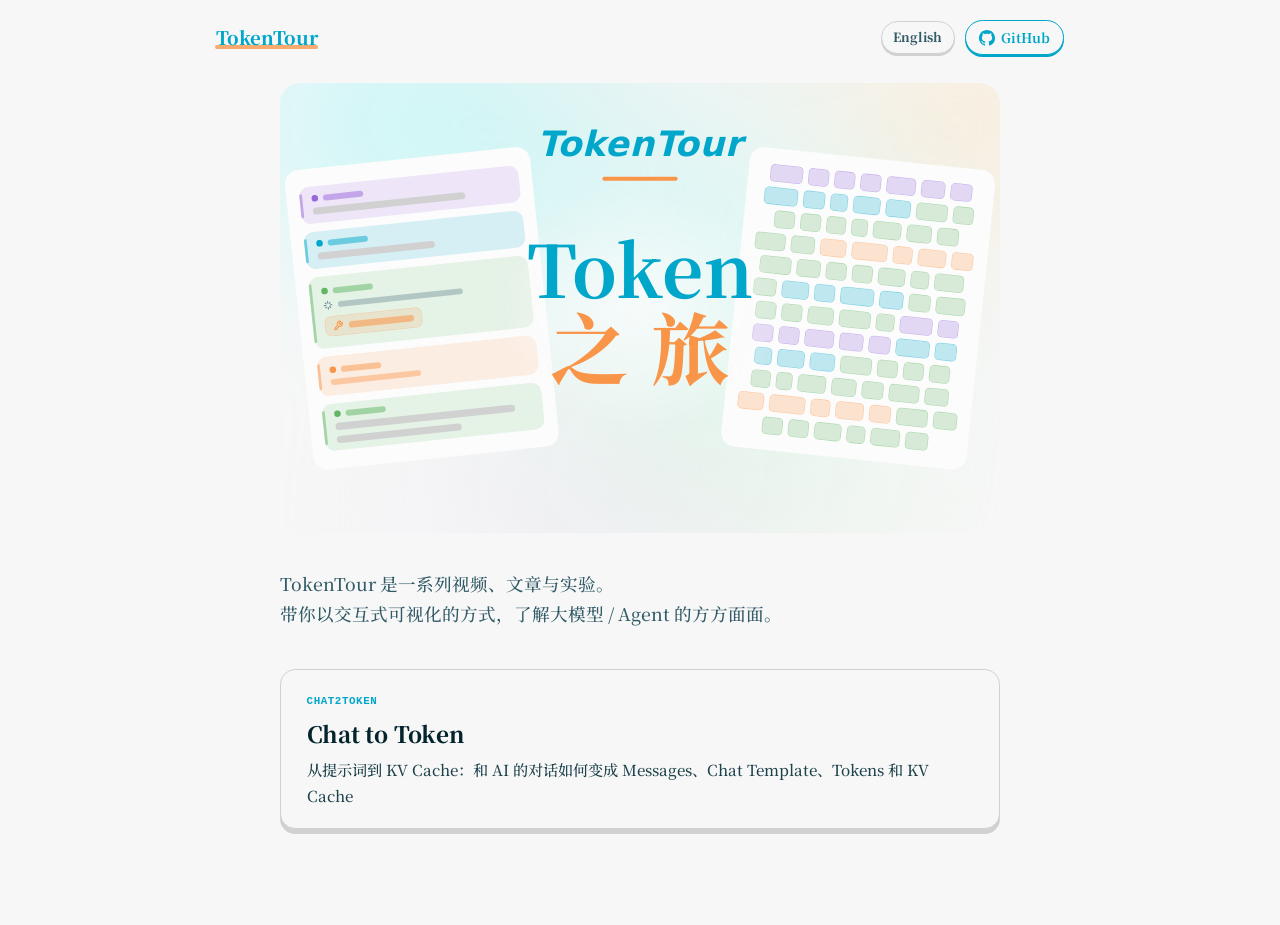
<file: zh/index.html>
<!DOCTYPE html><html lang="zh-CN"> <head><meta charset="UTF-8"><meta name="viewport" content="width=device-width"><meta name="description" content="TokenTour — interactive visualization from agentic messages to KV cache"><title>TokenTour · 交互式 LLM 可视化</title><link rel="preconnect" href="https://fonts.googleapis.com"><link rel="preconnect" href="https://fonts.gstatic.com" crossorigin><link rel="stylesheet" href="https://fonts.googleapis.com/css2?family=Noto+Serif+SC:wght@400;500;600;700&display=swap"><link rel="stylesheet" href="/_astro/Layout.DGezCr8Q.css">
<style>.site-actions[data-astro-cid-3ef6ksr2]{display:inline-flex;align-items:center;gap:.65rem}.site-brand[data-astro-cid-3ef6ksr2]{position:relative;isolation:isolate;font-size:1.15rem;font-weight:800;letter-spacing:-.01em;color:var(--color-primary-500)!important}.site-brand[data-astro-cid-3ef6ksr2]:before{content:"";position:absolute;z-index:-1;left:-.06em;right:-.06em;bottom:.14em;height:.2em;background:color-mix(in oklch,var(--color-accent-500) 78%,transparent);border-radius:2px}.site-lang[data-astro-cid-3ef6ksr2]{display:inline-flex;align-items:center;justify-content:center;min-width:3.25rem;padding:.36rem .72rem;border:1.5px solid var(--color-rule);border-radius:999px;background:var(--color-paper);box-shadow:0 2px 0 0 var(--color-rule);font-size:.78rem;font-weight:800;color:var(--color-ink-soft)!important;transition:transform .12s ease,box-shadow .12s ease,color .15s ease,border-color .15s ease}.site-lang[data-astro-cid-3ef6ksr2]:hover{transform:translateY(-1px);border-color:var(--color-primary-500);color:var(--color-primary-500)!important;box-shadow:0 4px color-mix(in oklch,var(--color-primary-500) 28%,white)}.site-lang[data-astro-cid-3ef6ksr2]:active{transform:translateY(2px);box-shadow:0 0 0 0 var(--color-rule)}.site-gh[data-astro-cid-3ef6ksr2]{display:inline-flex;align-items:center;gap:.4rem;padding:.42rem .8rem;border:1.5px solid var(--color-primary-500);border-radius:999px;background:var(--color-paper);box-shadow:0 2px 0 0 var(--color-primary-500);font-size:.82rem;font-weight:700;color:var(--color-primary-500)!important;transition:transform .12s ease,box-shadow .12s ease,background .15s ease,color .15s ease,border-color .15s ease}.site-gh[data-astro-cid-3ef6ksr2]:hover{transform:translateY(-1px);border-color:var(--color-primary-500);background:var(--color-primary-500);color:#fff!important;box-shadow:0 4px 0 0 var(--color-primary-700)}.site-gh[data-astro-cid-3ef6ksr2]:active{transform:translateY(2px);box-shadow:0 0 0 0 var(--color-primary-700)}@media(max-width:520px){.site-actions[data-astro-cid-3ef6ksr2]{gap:.45rem}.site-gh[data-astro-cid-3ef6ksr2] span[data-astro-cid-3ef6ksr2]{display:none}.site-gh[data-astro-cid-3ef6ksr2],.site-lang[data-astro-cid-3ef6ksr2]{padding-inline:.68rem}}
</style>
<link rel="stylesheet" href="/_astro/CoverHero.C9RZPuMT.css">
<style>.tcard[data-astro-cid-qvmzpehu]{--accent: var(--color-primary-500);--edge: var(--color-rule);--press: 5px;position:relative;isolation:isolate;overflow:hidden;display:flex;flex-direction:column;gap:.45rem;padding:1.45rem 1.6rem 1.3rem;border:1.5px solid var(--color-rule);border-radius:.95rem;background:var(--color-paper);box-shadow:0 var(--press) 0 0 var(--edge);text-decoration:none;transition:transform .15s ease,box-shadow .15s ease,border-color .2s ease}.tcard[data-astro-cid-qvmzpehu]:hover{transform:translateY(-3px);border-color:color-mix(in oklch,var(--accent) 60%,white);--edge: color-mix(in oklch, var(--accent) 32%, white);box-shadow:0 8px 0 0 var(--edge)}.tcard[data-astro-cid-qvmzpehu]:active{transform:translateY(var(--press));box-shadow:0 0 0 0 var(--edge)}.tcard__fog[data-astro-cid-qvmzpehu]{position:absolute;inset:-40%;z-index:0;opacity:0;transition:opacity .4s ease;pointer-events:none;filter:blur(44px);background:radial-gradient(60% 66% at calc(var(--mx, 50%)) calc(var(--my, 50%)),oklch(.94 .085 350 / .66),transparent 80%),radial-gradient(64% 70% at calc(100% - var(--mx, 50%) * .7) calc(var(--my, 50%) * .6 + 6%),oklch(.95 .08 58 / .62),transparent 80%),radial-gradient(66% 72% at calc(var(--mx, 50%) * .6 + 12%) calc(100% - var(--my, 50%) * .7),oklch(.93 .095 295 / .64),transparent 80%),radial-gradient(62% 68% at calc(100% - var(--mx, 50%) * .5) calc(100% - var(--my, 50%) * .55),oklch(.94 .08 240 / .58),transparent 80%),radial-gradient(70% 76% at calc(var(--mx, 50%) * .45 + 28%) calc(var(--my, 50%) * .45 + 26%),oklch(.95 .07 175 / .5),transparent 84%)}.tcard[data-astro-cid-qvmzpehu]:hover .tcard__fog[data-astro-cid-qvmzpehu]{opacity:1}.tcard[data-astro-cid-qvmzpehu]>[data-astro-cid-qvmzpehu]:not(.tcard__fog){position:relative;z-index:1}.tcard__eyebrow[data-astro-cid-qvmzpehu]{font-family:var(--font-mono);font-size:.68rem;font-weight:700;letter-spacing:.05em;text-transform:uppercase;color:var(--accent)}.tcard__title[data-astro-cid-qvmzpehu]{font-size:1.4rem;font-weight:800;letter-spacing:-.01em;color:var(--color-ink)}.tcard__sub[data-astro-cid-qvmzpehu]{font-size:.95rem;font-weight:600;color:var(--color-ink)}.tcard__desc[data-astro-cid-qvmzpehu]{font-size:.95rem;line-height:1.65;color:color-mix(in oklch,var(--color-ink-soft) 55%,var(--color-ink))}.tcard__go[data-astro-cid-qvmzpehu]{margin-top:.4rem;font-size:.85rem;font-weight:700;color:var(--accent)}.tcard__arrow[data-astro-cid-qvmzpehu]{display:inline-block;transition:transform .18s ease}.tcard[data-astro-cid-qvmzpehu]:hover .tcard__arrow[data-astro-cid-qvmzpehu]{transform:translate(3px)}
.home[data-astro-cid-ju6urtpp]{padding-top:.5rem}.home__lede[data-astro-cid-ju6urtpp]{margin:2.25rem 0 2.5rem;max-width:36rem;font-size:1.1rem;line-height:1.7;color:var(--color-ink-soft)}.home__grid[data-astro-cid-ju6urtpp]{display:grid;grid-template-columns:repeat(auto-fit,minmax(17rem,1fr));gap:1.1rem}
</style></head> <body class="min-h-screen">  <header class="site-bar" data-astro-cid-3ef6ksr2> <a class="site-brand" href="/" data-astro-cid-3ef6ksr2>TokenTour</a> <nav class="site-actions" aria-label="Site links" data-astro-cid-3ef6ksr2> <a class="site-lang" href="/" aria-label="Switch to English" data-astro-cid-3ef6ksr2> English </a> <a class="site-gh" href="https://github.com/flwfdd/TokenTour" target="_blank" rel="noopener" data-astro-cid-3ef6ksr2> <svg viewBox="0 0 16 16" width="16" height="16" fill="currentColor" aria-hidden="true" data-astro-cid-3ef6ksr2> <path d="M8 0C3.58 0 0 3.58 0 8c0 3.54 2.29 6.53 5.47 7.59.4.07.55-.17.55-.38 0-.19-.01-.82-.01-1.49-2.01.37-2.53-.49-2.69-.94-.09-.23-.48-.94-.82-1.13-.28-.15-.68-.52-.01-.53.63-.01 1.08.58 1.23.82.72 1.21 1.87.87 2.33.66.07-.52.28-.87.51-1.07-1.78-.2-3.64-.89-3.64-3.95 0-.87.31-1.59.82-2.15-.08-.2-.36-1.02.08-2.12 0 0 .67-.21 2.2.82.64-.18 1.32-.27 2-.27.68 0 1.36.09 2 .27 1.53-1.04 2.2-.82 2.2-.82.44 1.1.16 1.92.08 2.12.51.56.82 1.27.82 2.15 0 3.07-1.87 3.75-3.65 3.95.29.25.54.73.54 1.48 0 1.07-.01 1.93-.01 2.2 0 .21.15.46.55.38A8.01 8.01 0 0016 8c0-4.42-3.58-8-8-8z" data-astro-cid-3ef6ksr2></path> </svg> <span data-astro-cid-3ef6ksr2>GitHub</span> </a> </nav> </header> <main class="column home" data-astro-cid-ju6urtpp> <section class="cover" aria-label="TokenTour 封面" data-astro-cid-ry7qtlxd> <div class="cover__fog" data-cover-fog data-astro-cid-ry7qtlxd></div> <div class="cover__stage" data-astro-cid-ry7qtlxd>  <div class="cover__card-pos cover__card-pos--left" data-astro-cid-ry7qtlxd> <div class="ch-card" data-astro-cid-ry7qtlxd>  <div class="ch-role" style="min-height:68px;background:color-mix(in oklch, oklch(0.62 0.17 300) 15%, transparent)" data-astro-cid-ry7qtlxd> <span class="ch-rail" style="background:oklch(0.62 0.17 300)" data-astro-cid-ry7qtlxd></span> <div class="ch-head" data-astro-cid-ry7qtlxd> <span class="ch-dot" style="background:oklch(0.62 0.17 300)" data-astro-cid-ry7qtlxd></span> <span class="ch-bar" style="width:74px;height:11px;background:color-mix(in oklch, oklch(0.62 0.17 300) 50%, transparent)" data-astro-cid-ry7qtlxd></span> </div> <span class="ch-bar" style="width:78%;background:oklch(0.86 0 0)" data-astro-cid-ry7qtlxd></span> </div>  <div class="ch-role" style="min-height:68px;background:color-mix(in oklch, oklch(0.67 0.13 218) 15%, transparent)" data-astro-cid-ry7qtlxd> <span class="ch-rail" style="background:oklch(0.67 0.13 218)" data-astro-cid-ry7qtlxd></span> <div class="ch-head" data-astro-cid-ry7qtlxd> <span class="ch-dot" style="background:oklch(0.67 0.13 218)" data-astro-cid-ry7qtlxd></span> <span class="ch-bar" style="width:74px;height:11px;background:color-mix(in oklch, oklch(0.67 0.13 218) 50%, transparent)" data-astro-cid-ry7qtlxd></span> </div> <span class="ch-bar" style="width:60%;background:oklch(0.86 0 0)" data-astro-cid-ry7qtlxd></span> </div>  <div class="ch-role" style="min-height:132px;background:color-mix(in oklch, oklch(0.7 0.14 145) 15%, transparent)" data-astro-cid-ry7qtlxd> <span class="ch-rail" style="background:oklch(0.7 0.14 145)" data-astro-cid-ry7qtlxd></span> <div class="ch-head" data-astro-cid-ry7qtlxd> <span class="ch-dot" style="background:oklch(0.7 0.14 145)" data-astro-cid-ry7qtlxd></span> <span class="ch-bar" style="width:74px;height:11px;background:color-mix(in oklch, oklch(0.7 0.14 145) 50%, transparent)" data-astro-cid-ry7qtlxd></span> </div> <div class="ch-head" data-astro-cid-ry7qtlxd> <svg class="ch-icon" viewBox="0 0 24 24" fill="none" stroke="oklch(0.6 0.04 218)" stroke-width="2.4" stroke-linecap="round" stroke-linejoin="round" data-astro-cid-ry7qtlxd><path d="M12 3v4 M12 17v4 M3 12h4 M17 12h4 M6.3 6.3l2.1 2.1 M15.6 15.6l2.1 2.1 M17.7 6.3l-2.1 2.1 M8.4 15.6l-2.1 2.1" data-astro-cid-ry7qtlxd></path></svg> <span class="ch-bar" style="width:64%;height:11px;background:color-mix(in oklch, oklch(0.6 0.04 218) 40%, transparent)" data-astro-cid-ry7qtlxd></span> </div> <div class="ch-tool" style="background:color-mix(in oklch, oklch(0.76 0.15 55) 16%, transparent);border:1.5px solid color-mix(in oklch, oklch(0.76 0.15 55) 32%, transparent)" data-astro-cid-ry7qtlxd> <svg class="ch-icon" viewBox="0 0 24 24" fill="none" stroke="oklch(0.76 0.15 55)" stroke-width="2.4" stroke-linecap="round" stroke-linejoin="round" data-astro-cid-ry7qtlxd><path d="M14.7 6.3a1 1 0 0 0 0 1.4l1.6 1.6a1 1 0 0 0 1.4 0l3.77-3.77a6 6 0 0 1-7.94 7.94l-6.91 6.91a2.12 2.12 0 0 1-3-3l6.91-6.91a6 6 0 0 1 7.94-7.94l-3.76 3.76z" data-astro-cid-ry7qtlxd></path></svg> <span class="ch-bar" style="width:120px;height:12px;background:color-mix(in oklch, oklch(0.76 0.15 55) 55%, transparent)" data-astro-cid-ry7qtlxd></span> </div> </div>  <div class="ch-role" style="min-height:72px;background:color-mix(in oklch, oklch(0.76 0.15 55) 15%, transparent)" data-astro-cid-ry7qtlxd> <span class="ch-rail" style="background:oklch(0.76 0.15 55)" data-astro-cid-ry7qtlxd></span> <div class="ch-head" data-astro-cid-ry7qtlxd> <span class="ch-dot" style="background:oklch(0.76 0.15 55)" data-astro-cid-ry7qtlxd></span> <span class="ch-bar" style="width:74px;height:11px;background:color-mix(in oklch, oklch(0.76 0.15 55) 50%, transparent)" data-astro-cid-ry7qtlxd></span> </div> <span class="ch-bar" style="width:46%;height:11px;background:color-mix(in oklch, oklch(0.76 0.15 55) 42%, transparent)" data-astro-cid-ry7qtlxd></span> </div>  <div class="ch-role" style="min-height:86px;background:color-mix(in oklch, oklch(0.7 0.14 145) 15%, transparent)" data-astro-cid-ry7qtlxd> <span class="ch-rail" style="background:oklch(0.7 0.14 145)" data-astro-cid-ry7qtlxd></span> <div class="ch-head" data-astro-cid-ry7qtlxd> <span class="ch-dot" style="background:oklch(0.7 0.14 145)" data-astro-cid-ry7qtlxd></span> <span class="ch-bar" style="width:74px;height:11px;background:color-mix(in oklch, oklch(0.7 0.14 145) 50%, transparent)" data-astro-cid-ry7qtlxd></span> </div> <span class="ch-bar" style="width:92%;background:oklch(0.86 0 0)" data-astro-cid-ry7qtlxd></span> <span class="ch-bar" style="width:64%;background:oklch(0.86 0 0)" data-astro-cid-ry7qtlxd></span> </div> </div> </div>  <div class="cover__card-pos cover__card-pos--right" data-astro-cid-ry7qtlxd> <div class="tk-card" data-astro-cid-ry7qtlxd> <span class="tk-block" style="width:60px;background:color-mix(in oklch, oklch(0.62 0.17 300) 24%, transparent);border:1.5px solid color-mix(in oklch, oklch(0.62 0.17 300) 42%, transparent)" data-astro-cid-ry7qtlxd></span><span class="tk-block" style="width:38px;background:color-mix(in oklch, oklch(0.62 0.17 300) 24%, transparent);border:1.5px solid color-mix(in oklch, oklch(0.62 0.17 300) 42%, transparent)" data-astro-cid-ry7qtlxd></span><span class="tk-block" style="width:38px;background:color-mix(in oklch, oklch(0.62 0.17 300) 24%, transparent);border:1.5px solid color-mix(in oklch, oklch(0.62 0.17 300) 42%, transparent)" data-astro-cid-ry7qtlxd></span><span class="tk-block" style="width:38px;background:color-mix(in oklch, oklch(0.62 0.17 300) 24%, transparent);border:1.5px solid color-mix(in oklch, oklch(0.62 0.17 300) 42%, transparent)" data-astro-cid-ry7qtlxd></span><span class="tk-block" style="width:54px;background:color-mix(in oklch, oklch(0.62 0.17 300) 24%, transparent);border:1.5px solid color-mix(in oklch, oklch(0.62 0.17 300) 42%, transparent)" data-astro-cid-ry7qtlxd></span><span class="tk-block" style="width:44px;background:color-mix(in oklch, oklch(0.62 0.17 300) 24%, transparent);border:1.5px solid color-mix(in oklch, oklch(0.62 0.17 300) 42%, transparent)" data-astro-cid-ry7qtlxd></span><span class="tk-block" style="width:40px;background:color-mix(in oklch, oklch(0.62 0.17 300) 24%, transparent);border:1.5px solid color-mix(in oklch, oklch(0.62 0.17 300) 42%, transparent)" data-astro-cid-ry7qtlxd></span><span class="tk-block" style="width:62px;background:color-mix(in oklch, oklch(0.67 0.13 218) 24%, transparent);border:1.5px solid color-mix(in oklch, oklch(0.67 0.13 218) 42%, transparent)" data-astro-cid-ry7qtlxd></span><span class="tk-block" style="width:40px;background:color-mix(in oklch, oklch(0.67 0.13 218) 24%, transparent);border:1.5px solid color-mix(in oklch, oklch(0.67 0.13 218) 42%, transparent)" data-astro-cid-ry7qtlxd></span><span class="tk-block" style="width:32px;background:color-mix(in oklch, oklch(0.67 0.13 218) 24%, transparent);border:1.5px solid color-mix(in oklch, oklch(0.67 0.13 218) 42%, transparent)" data-astro-cid-ry7qtlxd></span><span class="tk-block" style="width:50px;background:color-mix(in oklch, oklch(0.67 0.13 218) 24%, transparent);border:1.5px solid color-mix(in oklch, oklch(0.67 0.13 218) 42%, transparent)" data-astro-cid-ry7qtlxd></span><span class="tk-block" style="width:46px;background:color-mix(in oklch, oklch(0.67 0.13 218) 24%, transparent);border:1.5px solid color-mix(in oklch, oklch(0.67 0.13 218) 42%, transparent)" data-astro-cid-ry7qtlxd></span><span class="tk-block" style="width:58px;background:color-mix(in oklch, oklch(0.7 0.14 145) 24%, transparent);border:1.5px solid color-mix(in oklch, oklch(0.7 0.14 145) 42%, transparent)" data-astro-cid-ry7qtlxd></span><span class="tk-block" style="width:38px;background:color-mix(in oklch, oklch(0.7 0.14 145) 24%, transparent);border:1.5px solid color-mix(in oklch, oklch(0.7 0.14 145) 42%, transparent)" data-astro-cid-ry7qtlxd></span><span class="tk-block" style="width:38px;background:color-mix(in oklch, oklch(0.7 0.14 145) 24%, transparent);border:1.5px solid color-mix(in oklch, oklch(0.7 0.14 145) 42%, transparent)" data-astro-cid-ry7qtlxd></span><span class="tk-block" style="width:38px;background:color-mix(in oklch, oklch(0.7 0.14 145) 24%, transparent);border:1.5px solid color-mix(in oklch, oklch(0.7 0.14 145) 42%, transparent)" data-astro-cid-ry7qtlxd></span><span class="tk-block" style="width:36px;background:color-mix(in oklch, oklch(0.7 0.14 145) 24%, transparent);border:1.5px solid color-mix(in oklch, oklch(0.7 0.14 145) 42%, transparent)" data-astro-cid-ry7qtlxd></span><span class="tk-block" style="width:30px;background:color-mix(in oklch, oklch(0.7 0.14 145) 24%, transparent);border:1.5px solid color-mix(in oklch, oklch(0.7 0.14 145) 42%, transparent)" data-astro-cid-ry7qtlxd></span><span class="tk-block" style="width:52px;background:color-mix(in oklch, oklch(0.7 0.14 145) 24%, transparent);border:1.5px solid color-mix(in oklch, oklch(0.7 0.14 145) 42%, transparent)" data-astro-cid-ry7qtlxd></span><span class="tk-block" style="width:46px;background:color-mix(in oklch, oklch(0.7 0.14 145) 24%, transparent);border:1.5px solid color-mix(in oklch, oklch(0.7 0.14 145) 42%, transparent)" data-astro-cid-ry7qtlxd></span><span class="tk-block" style="width:40px;background:color-mix(in oklch, oklch(0.7 0.14 145) 24%, transparent);border:1.5px solid color-mix(in oklch, oklch(0.7 0.14 145) 42%, transparent)" data-astro-cid-ry7qtlxd></span><span class="tk-block" style="width:56px;background:color-mix(in oklch, oklch(0.7 0.14 145) 24%, transparent);border:1.5px solid color-mix(in oklch, oklch(0.7 0.14 145) 42%, transparent)" data-astro-cid-ry7qtlxd></span><span class="tk-block" style="width:44px;background:color-mix(in oklch, oklch(0.7 0.14 145) 24%, transparent);border:1.5px solid color-mix(in oklch, oklch(0.7 0.14 145) 42%, transparent)" data-astro-cid-ry7qtlxd></span><span class="tk-block" style="width:48px;background:color-mix(in oklch, oklch(0.76 0.15 55) 24%, transparent);border:1.5px solid color-mix(in oklch, oklch(0.76 0.15 55) 42%, transparent)" data-astro-cid-ry7qtlxd></span><span class="tk-block" style="width:66px;background:color-mix(in oklch, oklch(0.76 0.15 55) 24%, transparent);border:1.5px solid color-mix(in oklch, oklch(0.76 0.15 55) 42%, transparent)" data-astro-cid-ry7qtlxd></span><span class="tk-block" style="width:36px;background:color-mix(in oklch, oklch(0.76 0.15 55) 24%, transparent);border:1.5px solid color-mix(in oklch, oklch(0.76 0.15 55) 42%, transparent)" data-astro-cid-ry7qtlxd></span><span class="tk-block" style="width:52px;background:color-mix(in oklch, oklch(0.76 0.15 55) 24%, transparent);border:1.5px solid color-mix(in oklch, oklch(0.76 0.15 55) 42%, transparent)" data-astro-cid-ry7qtlxd></span><span class="tk-block" style="width:40px;background:color-mix(in oklch, oklch(0.76 0.15 55) 24%, transparent);border:1.5px solid color-mix(in oklch, oklch(0.76 0.15 55) 42%, transparent)" data-astro-cid-ry7qtlxd></span><span class="tk-block" style="width:58px;background:color-mix(in oklch, oklch(0.7 0.14 145) 24%, transparent);border:1.5px solid color-mix(in oklch, oklch(0.7 0.14 145) 42%, transparent)" data-astro-cid-ry7qtlxd></span><span class="tk-block" style="width:44px;background:color-mix(in oklch, oklch(0.7 0.14 145) 24%, transparent);border:1.5px solid color-mix(in oklch, oklch(0.7 0.14 145) 42%, transparent)" data-astro-cid-ry7qtlxd></span><span class="tk-block" style="width:38px;background:color-mix(in oklch, oklch(0.7 0.14 145) 24%, transparent);border:1.5px solid color-mix(in oklch, oklch(0.7 0.14 145) 42%, transparent)" data-astro-cid-ry7qtlxd></span><span class="tk-block" style="width:38px;background:color-mix(in oklch, oklch(0.7 0.14 145) 24%, transparent);border:1.5px solid color-mix(in oklch, oklch(0.7 0.14 145) 42%, transparent)" data-astro-cid-ry7qtlxd></span><span class="tk-block" style="width:50px;background:color-mix(in oklch, oklch(0.7 0.14 145) 24%, transparent);border:1.5px solid color-mix(in oklch, oklch(0.7 0.14 145) 42%, transparent)" data-astro-cid-ry7qtlxd></span><span class="tk-block" style="width:34px;background:color-mix(in oklch, oklch(0.7 0.14 145) 24%, transparent);border:1.5px solid color-mix(in oklch, oklch(0.7 0.14 145) 42%, transparent)" data-astro-cid-ry7qtlxd></span><span class="tk-block" style="width:54px;background:color-mix(in oklch, oklch(0.7 0.14 145) 24%, transparent);border:1.5px solid color-mix(in oklch, oklch(0.7 0.14 145) 42%, transparent)" data-astro-cid-ry7qtlxd></span><span class="tk-block" style="width:42px;background:color-mix(in oklch, oklch(0.7 0.14 145) 24%, transparent);border:1.5px solid color-mix(in oklch, oklch(0.7 0.14 145) 42%, transparent)" data-astro-cid-ry7qtlxd></span><span class="tk-block" style="width:50px;background:color-mix(in oklch, oklch(0.67 0.13 218) 24%, transparent);border:1.5px solid color-mix(in oklch, oklch(0.67 0.13 218) 42%, transparent)" data-astro-cid-ry7qtlxd></span><span class="tk-block" style="width:38px;background:color-mix(in oklch, oklch(0.67 0.13 218) 24%, transparent);border:1.5px solid color-mix(in oklch, oklch(0.67 0.13 218) 42%, transparent)" data-astro-cid-ry7qtlxd></span><span class="tk-block" style="width:62px;background:color-mix(in oklch, oklch(0.67 0.13 218) 24%, transparent);border:1.5px solid color-mix(in oklch, oklch(0.67 0.13 218) 42%, transparent)" data-astro-cid-ry7qtlxd></span><span class="tk-block" style="width:44px;background:color-mix(in oklch, oklch(0.67 0.13 218) 24%, transparent);border:1.5px solid color-mix(in oklch, oklch(0.67 0.13 218) 42%, transparent)" data-astro-cid-ry7qtlxd></span><span class="tk-block" style="width:40px;background:color-mix(in oklch, oklch(0.7 0.14 145) 24%, transparent);border:1.5px solid color-mix(in oklch, oklch(0.7 0.14 145) 42%, transparent)" data-astro-cid-ry7qtlxd></span><span class="tk-block" style="width:54px;background:color-mix(in oklch, oklch(0.7 0.14 145) 24%, transparent);border:1.5px solid color-mix(in oklch, oklch(0.7 0.14 145) 42%, transparent)" data-astro-cid-ry7qtlxd></span><span class="tk-block" style="width:38px;background:color-mix(in oklch, oklch(0.7 0.14 145) 24%, transparent);border:1.5px solid color-mix(in oklch, oklch(0.7 0.14 145) 42%, transparent)" data-astro-cid-ry7qtlxd></span><span class="tk-block" style="width:38px;background:color-mix(in oklch, oklch(0.7 0.14 145) 24%, transparent);border:1.5px solid color-mix(in oklch, oklch(0.7 0.14 145) 42%, transparent)" data-astro-cid-ry7qtlxd></span><span class="tk-block" style="width:48px;background:color-mix(in oklch, oklch(0.7 0.14 145) 24%, transparent);border:1.5px solid color-mix(in oklch, oklch(0.7 0.14 145) 42%, transparent)" data-astro-cid-ry7qtlxd></span><span class="tk-block" style="width:58px;background:color-mix(in oklch, oklch(0.7 0.14 145) 24%, transparent);border:1.5px solid color-mix(in oklch, oklch(0.7 0.14 145) 42%, transparent)" data-astro-cid-ry7qtlxd></span><span class="tk-block" style="width:34px;background:color-mix(in oklch, oklch(0.7 0.14 145) 24%, transparent);border:1.5px solid color-mix(in oklch, oklch(0.7 0.14 145) 42%, transparent)" data-astro-cid-ry7qtlxd></span><span class="tk-block" style="width:60px;background:color-mix(in oklch, oklch(0.62 0.17 300) 24%, transparent);border:1.5px solid color-mix(in oklch, oklch(0.62 0.17 300) 42%, transparent)" data-astro-cid-ry7qtlxd></span><span class="tk-block" style="width:38px;background:color-mix(in oklch, oklch(0.62 0.17 300) 24%, transparent);border:1.5px solid color-mix(in oklch, oklch(0.62 0.17 300) 42%, transparent)" data-astro-cid-ry7qtlxd></span><span class="tk-block" style="width:38px;background:color-mix(in oklch, oklch(0.62 0.17 300) 24%, transparent);border:1.5px solid color-mix(in oklch, oklch(0.62 0.17 300) 42%, transparent)" data-astro-cid-ry7qtlxd></span><span class="tk-block" style="width:38px;background:color-mix(in oklch, oklch(0.62 0.17 300) 24%, transparent);border:1.5px solid color-mix(in oklch, oklch(0.62 0.17 300) 42%, transparent)" data-astro-cid-ry7qtlxd></span><span class="tk-block" style="width:54px;background:color-mix(in oklch, oklch(0.62 0.17 300) 24%, transparent);border:1.5px solid color-mix(in oklch, oklch(0.62 0.17 300) 42%, transparent)" data-astro-cid-ry7qtlxd></span><span class="tk-block" style="width:44px;background:color-mix(in oklch, oklch(0.62 0.17 300) 24%, transparent);border:1.5px solid color-mix(in oklch, oklch(0.62 0.17 300) 42%, transparent)" data-astro-cid-ry7qtlxd></span><span class="tk-block" style="width:40px;background:color-mix(in oklch, oklch(0.62 0.17 300) 24%, transparent);border:1.5px solid color-mix(in oklch, oklch(0.62 0.17 300) 42%, transparent)" data-astro-cid-ry7qtlxd></span><span class="tk-block" style="width:62px;background:color-mix(in oklch, oklch(0.67 0.13 218) 24%, transparent);border:1.5px solid color-mix(in oklch, oklch(0.67 0.13 218) 42%, transparent)" data-astro-cid-ry7qtlxd></span><span class="tk-block" style="width:40px;background:color-mix(in oklch, oklch(0.67 0.13 218) 24%, transparent);border:1.5px solid color-mix(in oklch, oklch(0.67 0.13 218) 42%, transparent)" data-astro-cid-ry7qtlxd></span><span class="tk-block" style="width:32px;background:color-mix(in oklch, oklch(0.67 0.13 218) 24%, transparent);border:1.5px solid color-mix(in oklch, oklch(0.67 0.13 218) 42%, transparent)" data-astro-cid-ry7qtlxd></span><span class="tk-block" style="width:50px;background:color-mix(in oklch, oklch(0.67 0.13 218) 24%, transparent);border:1.5px solid color-mix(in oklch, oklch(0.67 0.13 218) 42%, transparent)" data-astro-cid-ry7qtlxd></span><span class="tk-block" style="width:46px;background:color-mix(in oklch, oklch(0.67 0.13 218) 24%, transparent);border:1.5px solid color-mix(in oklch, oklch(0.67 0.13 218) 42%, transparent)" data-astro-cid-ry7qtlxd></span><span class="tk-block" style="width:58px;background:color-mix(in oklch, oklch(0.7 0.14 145) 24%, transparent);border:1.5px solid color-mix(in oklch, oklch(0.7 0.14 145) 42%, transparent)" data-astro-cid-ry7qtlxd></span><span class="tk-block" style="width:38px;background:color-mix(in oklch, oklch(0.7 0.14 145) 24%, transparent);border:1.5px solid color-mix(in oklch, oklch(0.7 0.14 145) 42%, transparent)" data-astro-cid-ry7qtlxd></span><span class="tk-block" style="width:38px;background:color-mix(in oklch, oklch(0.7 0.14 145) 24%, transparent);border:1.5px solid color-mix(in oklch, oklch(0.7 0.14 145) 42%, transparent)" data-astro-cid-ry7qtlxd></span><span class="tk-block" style="width:38px;background:color-mix(in oklch, oklch(0.7 0.14 145) 24%, transparent);border:1.5px solid color-mix(in oklch, oklch(0.7 0.14 145) 42%, transparent)" data-astro-cid-ry7qtlxd></span><span class="tk-block" style="width:36px;background:color-mix(in oklch, oklch(0.7 0.14 145) 24%, transparent);border:1.5px solid color-mix(in oklch, oklch(0.7 0.14 145) 42%, transparent)" data-astro-cid-ry7qtlxd></span><span class="tk-block" style="width:30px;background:color-mix(in oklch, oklch(0.7 0.14 145) 24%, transparent);border:1.5px solid color-mix(in oklch, oklch(0.7 0.14 145) 42%, transparent)" data-astro-cid-ry7qtlxd></span><span class="tk-block" style="width:52px;background:color-mix(in oklch, oklch(0.7 0.14 145) 24%, transparent);border:1.5px solid color-mix(in oklch, oklch(0.7 0.14 145) 42%, transparent)" data-astro-cid-ry7qtlxd></span><span class="tk-block" style="width:46px;background:color-mix(in oklch, oklch(0.7 0.14 145) 24%, transparent);border:1.5px solid color-mix(in oklch, oklch(0.7 0.14 145) 42%, transparent)" data-astro-cid-ry7qtlxd></span><span class="tk-block" style="width:40px;background:color-mix(in oklch, oklch(0.7 0.14 145) 24%, transparent);border:1.5px solid color-mix(in oklch, oklch(0.7 0.14 145) 42%, transparent)" data-astro-cid-ry7qtlxd></span><span class="tk-block" style="width:56px;background:color-mix(in oklch, oklch(0.7 0.14 145) 24%, transparent);border:1.5px solid color-mix(in oklch, oklch(0.7 0.14 145) 42%, transparent)" data-astro-cid-ry7qtlxd></span><span class="tk-block" style="width:44px;background:color-mix(in oklch, oklch(0.7 0.14 145) 24%, transparent);border:1.5px solid color-mix(in oklch, oklch(0.7 0.14 145) 42%, transparent)" data-astro-cid-ry7qtlxd></span><span class="tk-block" style="width:48px;background:color-mix(in oklch, oklch(0.76 0.15 55) 24%, transparent);border:1.5px solid color-mix(in oklch, oklch(0.76 0.15 55) 42%, transparent)" data-astro-cid-ry7qtlxd></span><span class="tk-block" style="width:66px;background:color-mix(in oklch, oklch(0.76 0.15 55) 24%, transparent);border:1.5px solid color-mix(in oklch, oklch(0.76 0.15 55) 42%, transparent)" data-astro-cid-ry7qtlxd></span><span class="tk-block" style="width:36px;background:color-mix(in oklch, oklch(0.76 0.15 55) 24%, transparent);border:1.5px solid color-mix(in oklch, oklch(0.76 0.15 55) 42%, transparent)" data-astro-cid-ry7qtlxd></span><span class="tk-block" style="width:52px;background:color-mix(in oklch, oklch(0.76 0.15 55) 24%, transparent);border:1.5px solid color-mix(in oklch, oklch(0.76 0.15 55) 42%, transparent)" data-astro-cid-ry7qtlxd></span><span class="tk-block" style="width:40px;background:color-mix(in oklch, oklch(0.76 0.15 55) 24%, transparent);border:1.5px solid color-mix(in oklch, oklch(0.76 0.15 55) 42%, transparent)" data-astro-cid-ry7qtlxd></span><span class="tk-block" style="width:58px;background:color-mix(in oklch, oklch(0.7 0.14 145) 24%, transparent);border:1.5px solid color-mix(in oklch, oklch(0.7 0.14 145) 42%, transparent)" data-astro-cid-ry7qtlxd></span><span class="tk-block" style="width:44px;background:color-mix(in oklch, oklch(0.7 0.14 145) 24%, transparent);border:1.5px solid color-mix(in oklch, oklch(0.7 0.14 145) 42%, transparent)" data-astro-cid-ry7qtlxd></span><span class="tk-block" style="width:38px;background:color-mix(in oklch, oklch(0.7 0.14 145) 24%, transparent);border:1.5px solid color-mix(in oklch, oklch(0.7 0.14 145) 42%, transparent)" data-astro-cid-ry7qtlxd></span><span class="tk-block" style="width:38px;background:color-mix(in oklch, oklch(0.7 0.14 145) 24%, transparent);border:1.5px solid color-mix(in oklch, oklch(0.7 0.14 145) 42%, transparent)" data-astro-cid-ry7qtlxd></span><span class="tk-block" style="width:50px;background:color-mix(in oklch, oklch(0.7 0.14 145) 24%, transparent);border:1.5px solid color-mix(in oklch, oklch(0.7 0.14 145) 42%, transparent)" data-astro-cid-ry7qtlxd></span><span class="tk-block" style="width:34px;background:color-mix(in oklch, oklch(0.7 0.14 145) 24%, transparent);border:1.5px solid color-mix(in oklch, oklch(0.7 0.14 145) 42%, transparent)" data-astro-cid-ry7qtlxd></span><span class="tk-block" style="width:54px;background:color-mix(in oklch, oklch(0.7 0.14 145) 24%, transparent);border:1.5px solid color-mix(in oklch, oklch(0.7 0.14 145) 42%, transparent)" data-astro-cid-ry7qtlxd></span><span class="tk-block" style="width:42px;background:color-mix(in oklch, oklch(0.7 0.14 145) 24%, transparent);border:1.5px solid color-mix(in oklch, oklch(0.7 0.14 145) 42%, transparent)" data-astro-cid-ry7qtlxd></span> </div> </div>  <div class="cover__eyebrow" data-astro-cid-ry7qtlxd> <div class="cover__brand" data-astro-cid-ry7qtlxd>TokenTour</div> <div class="cover__brand-rule" data-astro-cid-ry7qtlxd></div> </div>  <div class="cover__center" data-astro-cid-ry7qtlxd> <div class="cover__glow" data-astro-cid-ry7qtlxd></div> <div class="cover__title" data-astro-cid-ry7qtlxd> <div class="cover__title-line cover__title-line--hero cover__title-line--primary" data-astro-cid-ry7qtlxd> Token </div><div class="cover__title-line cover__title-line--lead cover__title-line--accent" data-astro-cid-ry7qtlxd> 之旅 </div> </div> </div> </div> </section>  <script type="module">function u(){const t=document.querySelector("[data-cover-fog]");if(!t||t.dataset.fogInit)return;t.dataset.fogInit="1";const s=t.closest(".cover"),i=s?.querySelector(".cover__stage");if(s&&i){const e=()=>{i.style.setProperty("--cover-scale",String(s.clientWidth/1320))};e(),new ResizeObserver(e).observe(s)}const m=window.matchMedia("(prefers-reduced-motion: reduce)").matches,o=(e,r,a,v,C,b,y,l,E,I,f)=>{const S=b+l*Math.cos(E*e+f),$=y+l*Math.sin(I*e+f);return`radial-gradient(42% 46% at ${S}% ${$}%, oklch(${a} ${v} ${r} / ${C}), transparent 72%)`},d=e=>[o(e,218,.93,.12,.62,26,32,18,1,1,0),o(e,55,.94,.11,.6,76,28,16,1,2,1.7),o(e,300,.93,.11,.54,30,74,17,2,1,3.1),o(e,145,.94,.1,.5,74,76,19,1,1,4.6),o(e,195,.95,.09,.44,50,50,15,2,2,2.2),o(e,28,.95,.08,.4,50,18,14,1,1,5.4)].join(",");if(m){t.style.background=d(0);return}let n=0;const g=performance.now(),c=e=>{const r=(e-g)/1e3%5,a=2*Math.PI*r/5;t.style.background=d(a),n=requestAnimationFrame(c)};n=requestAnimationFrame(c),new IntersectionObserver(e=>{for(const r of e)r.isIntersecting&&!n?n=requestAnimationFrame(c):!r.isIntersecting&&n&&(cancelAnimationFrame(n),n=0)}).observe(t)}u();document.addEventListener("astro:page-load",u);</script> <p class="home__lede" data-astro-cid-ju6urtpp>
TokenTour 是一系列视频、文章与实验。
<br data-astro-cid-ju6urtpp>
带你以交互式可视化的方式，了解大模型 / Agent 的方方面面。
</p> <div class="home__grid" data-astro-cid-ju6urtpp> <a class="tcard" href="/chat2token/zh" data-spotlight style="--accent:var(--color-primary-500)" data-astro-cid-qvmzpehu> <span class="tcard__fog" aria-hidden="true" data-astro-cid-qvmzpehu></span> <span class="tcard__eyebrow" data-astro-cid-qvmzpehu>chat2token</span> <span class="tcard__title" data-astro-cid-qvmzpehu>Chat to Token</span>  <span class="tcard__desc" data-astro-cid-qvmzpehu>从提示词到 KV Cache：和 AI 的对话如何变成 Messages、Chat Template、Tokens 和 KV Cache</span>  </a>  <script type="module">for(const t of document.querySelectorAll("[data-spotlight]")){let l=0,o=50,n=50;t.addEventListener("pointermove",r=>{const e=t.getBoundingClientRect();o=(r.clientX-e.left)/e.width*100,n=(r.clientY-e.top)/e.height*100,l||(l=requestAnimationFrame(()=>{t.style.setProperty("--mx",`${o}%`),t.style.setProperty("--my",`${n}%`),l=0}))})}</script> </div> </main>  </body></html>
</file>
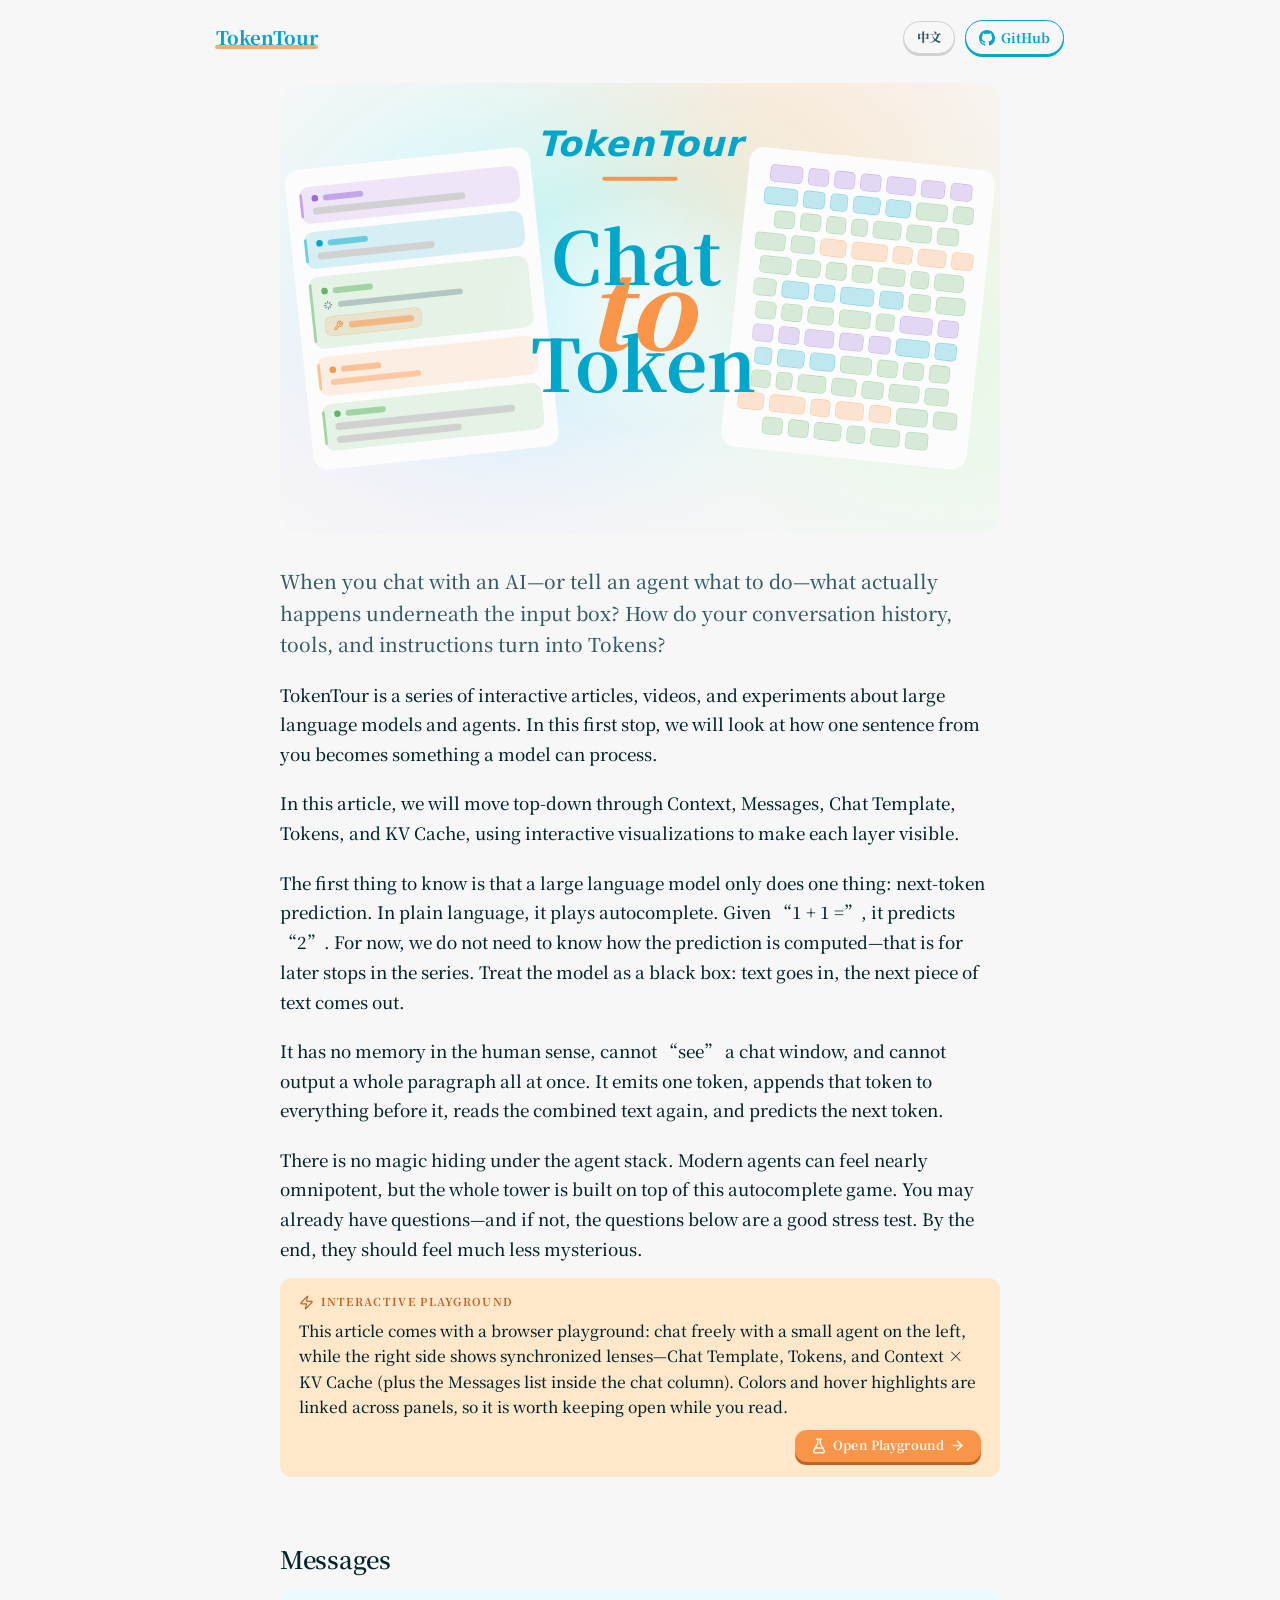
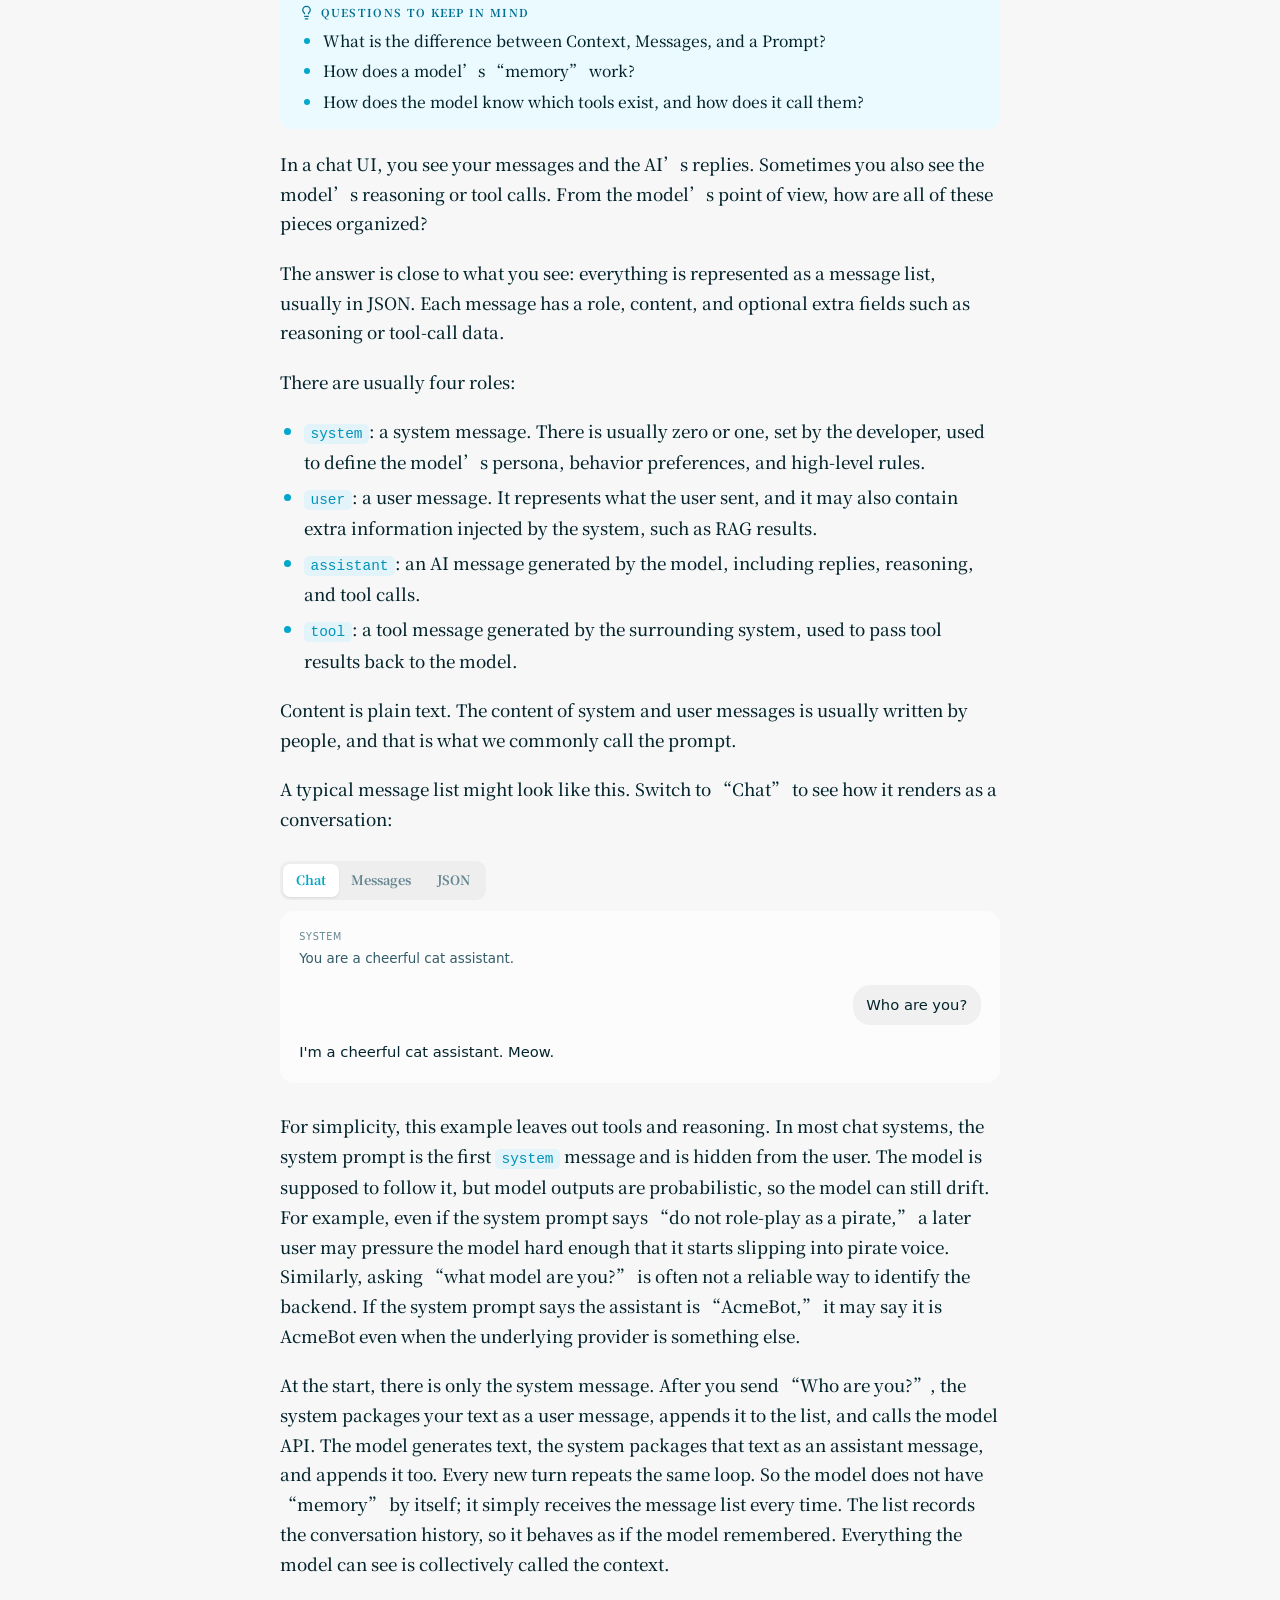
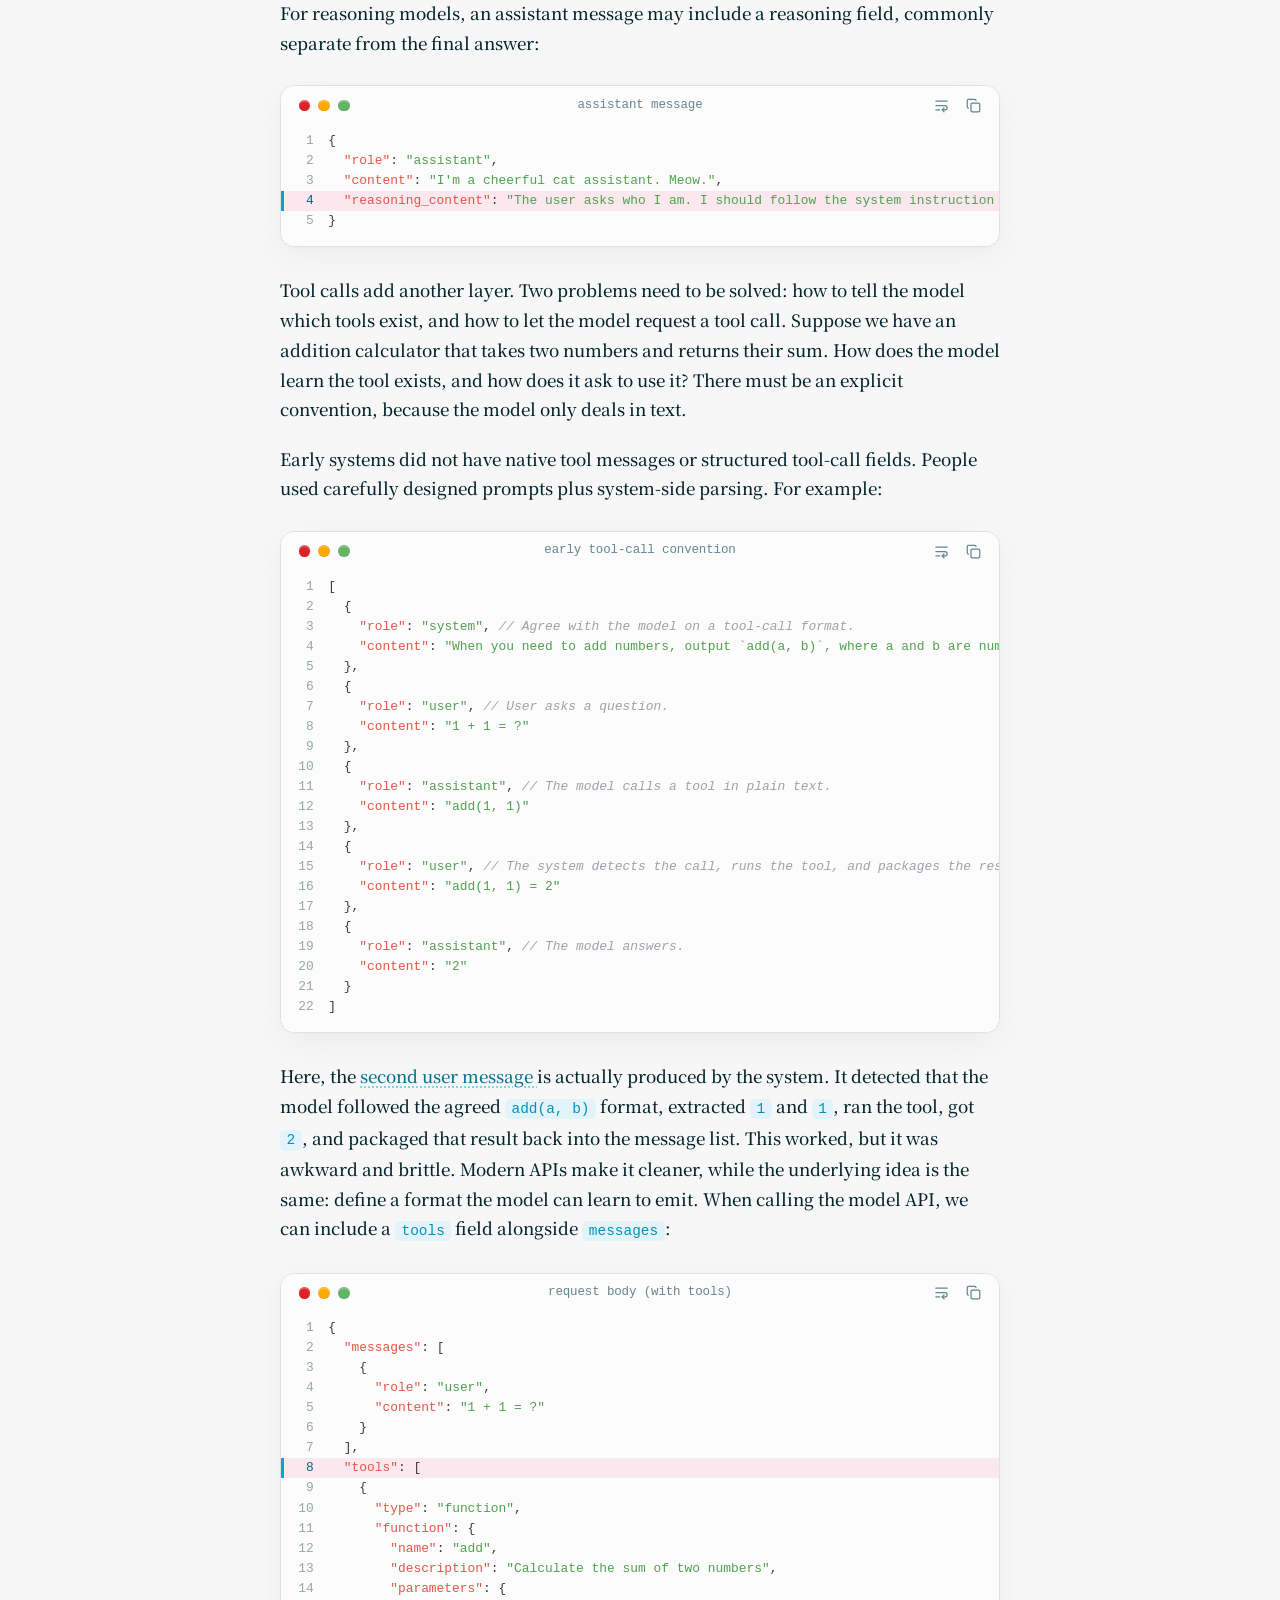
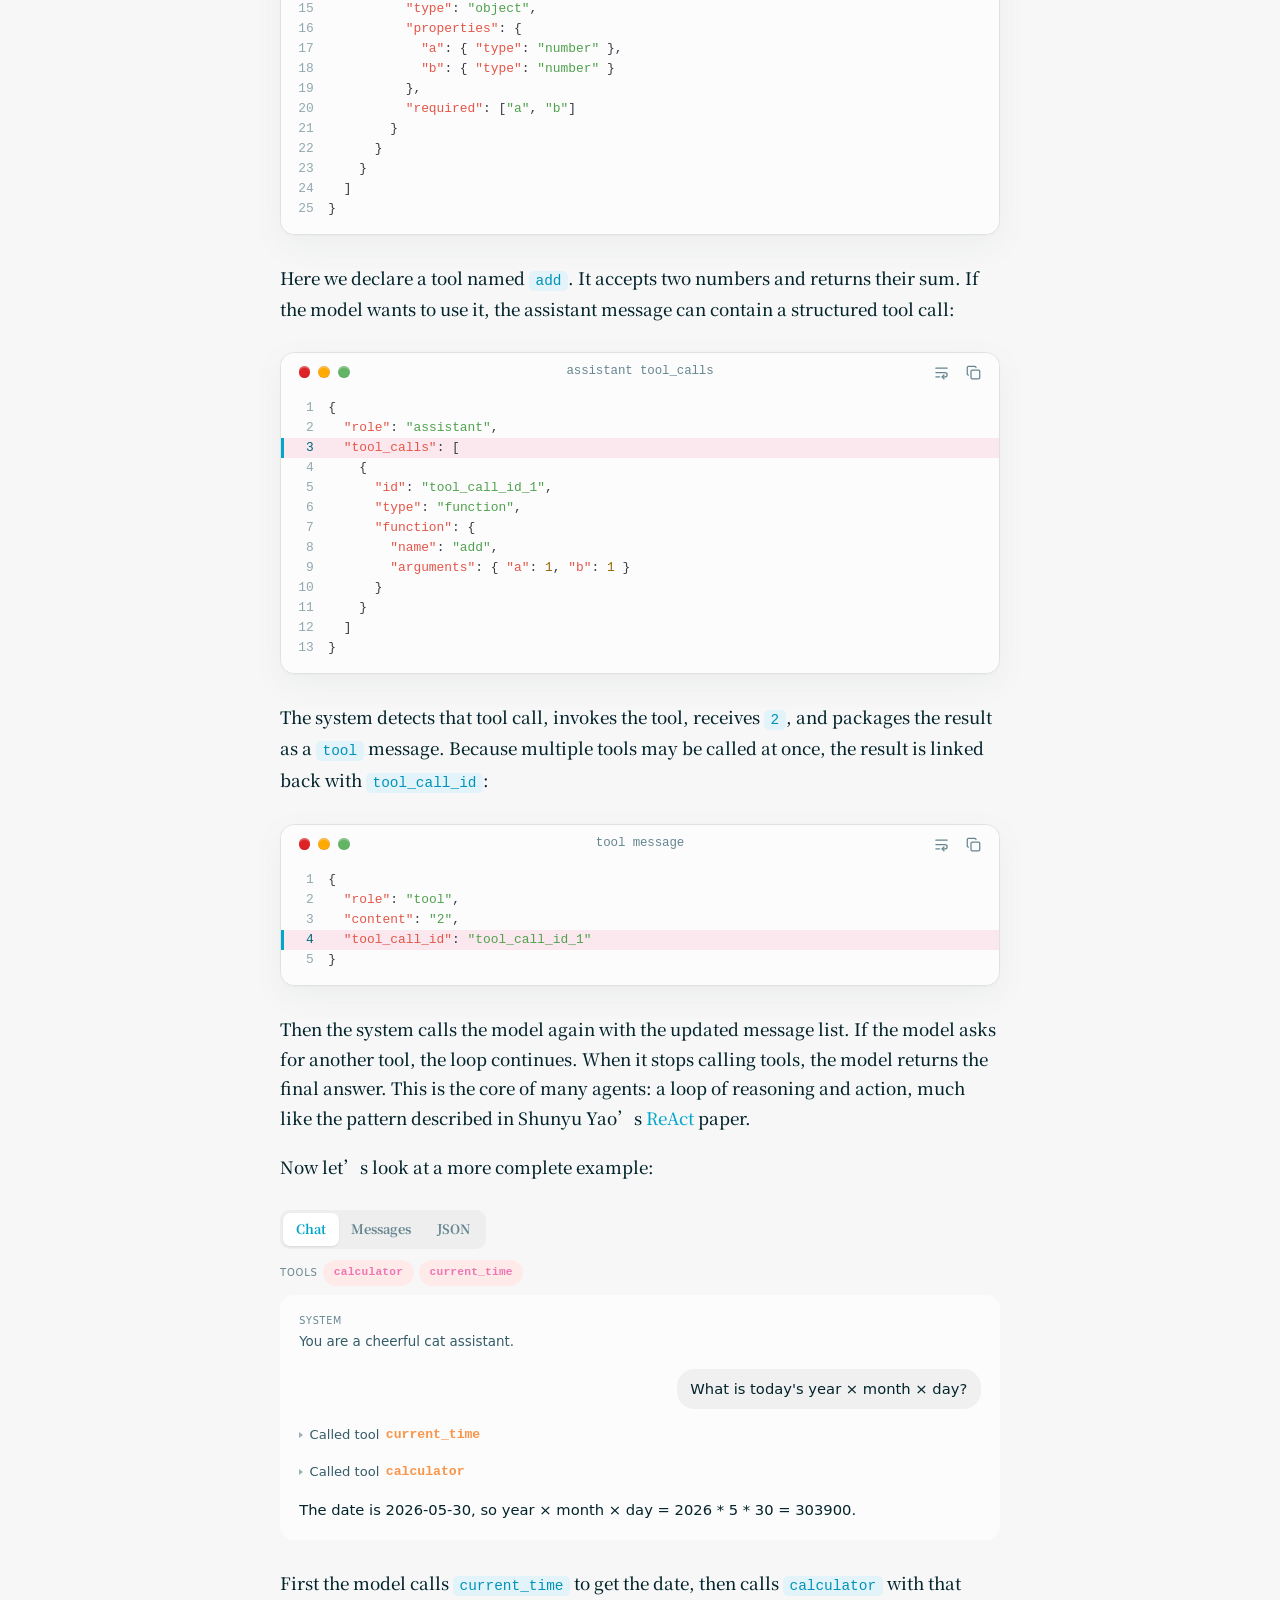
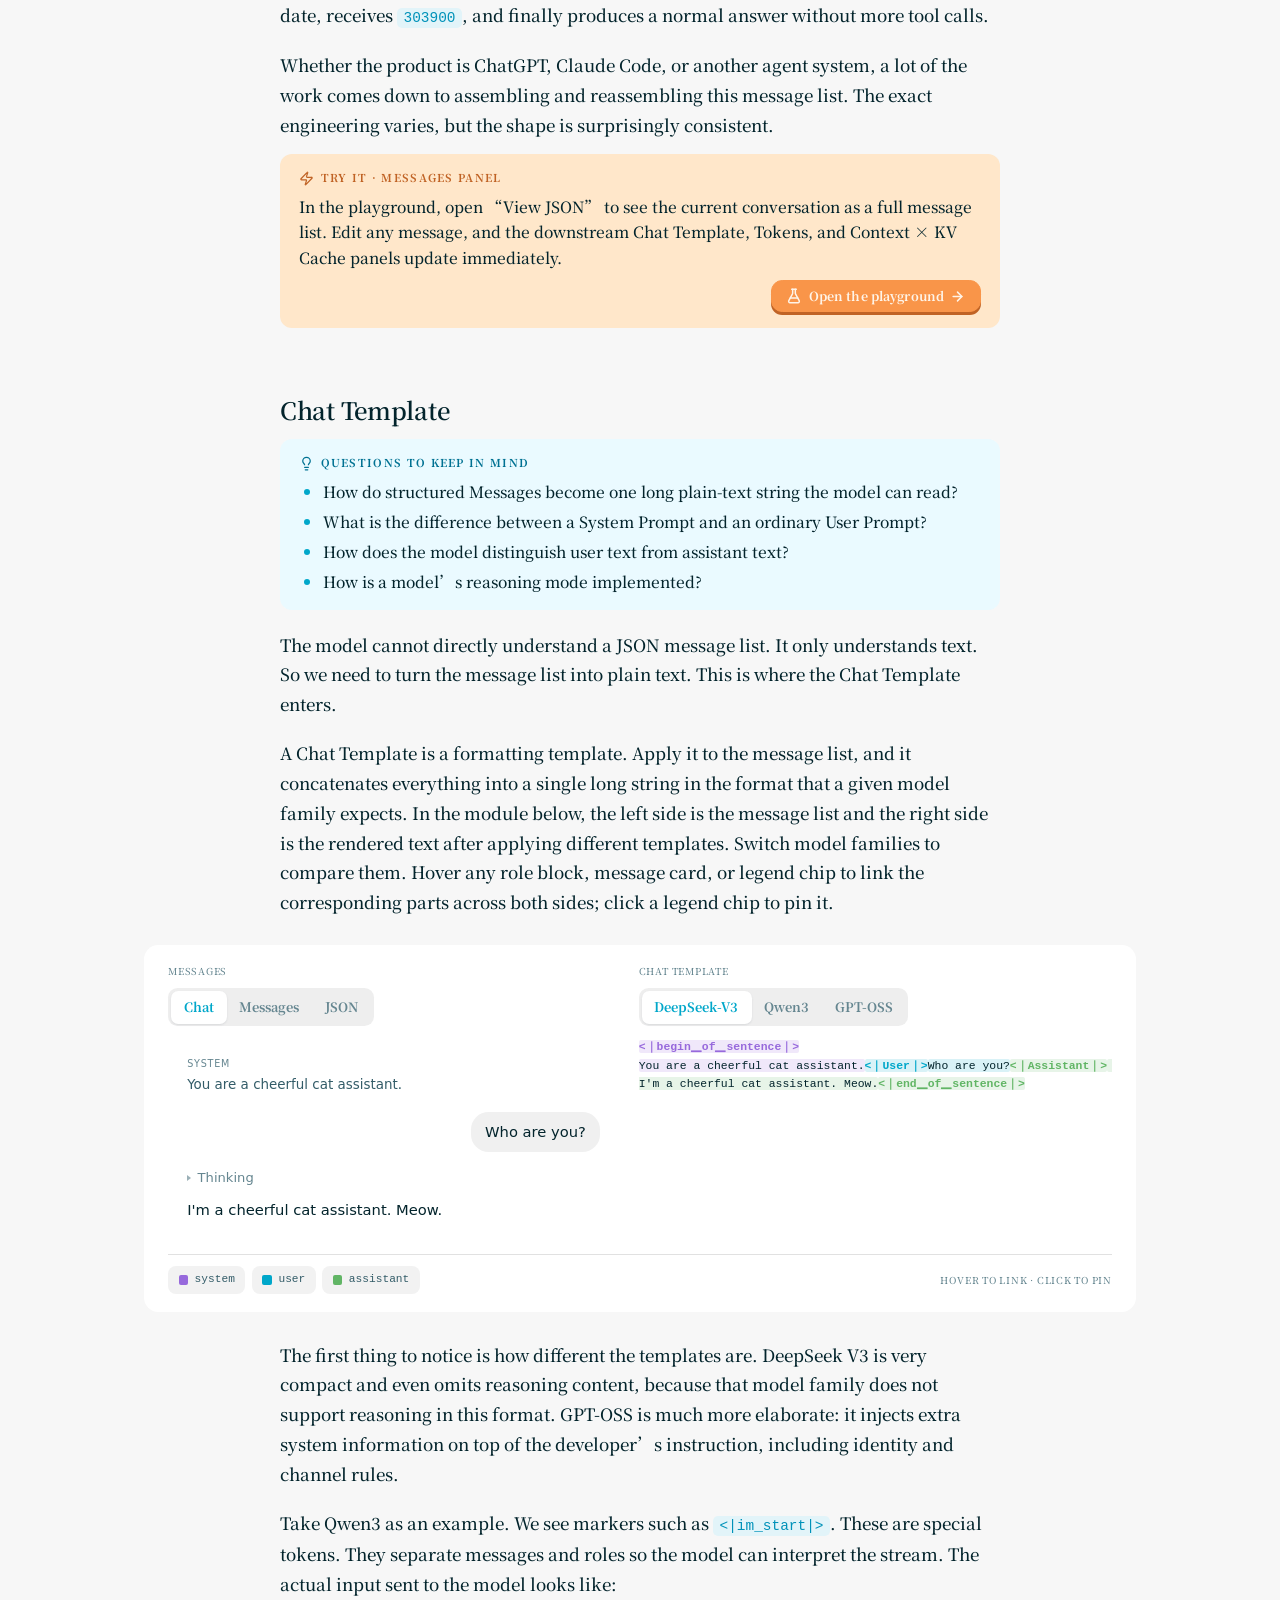
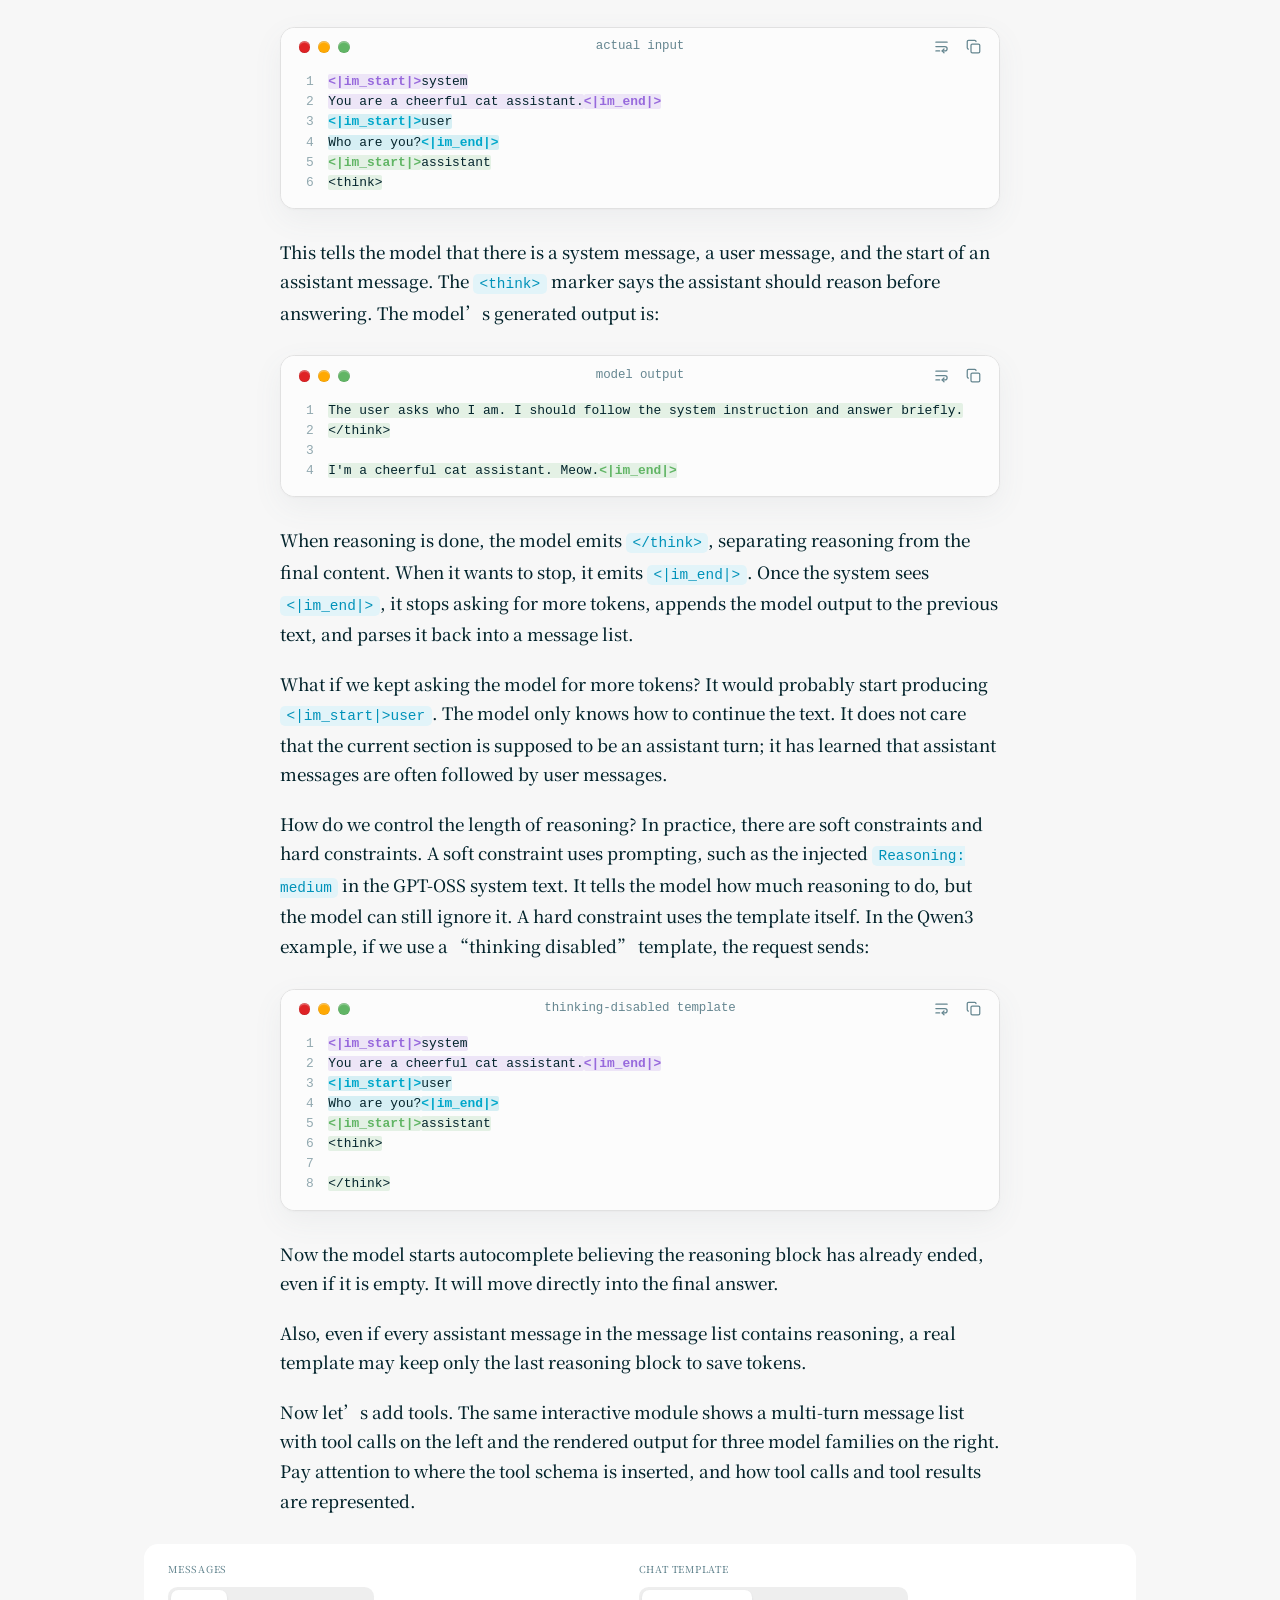
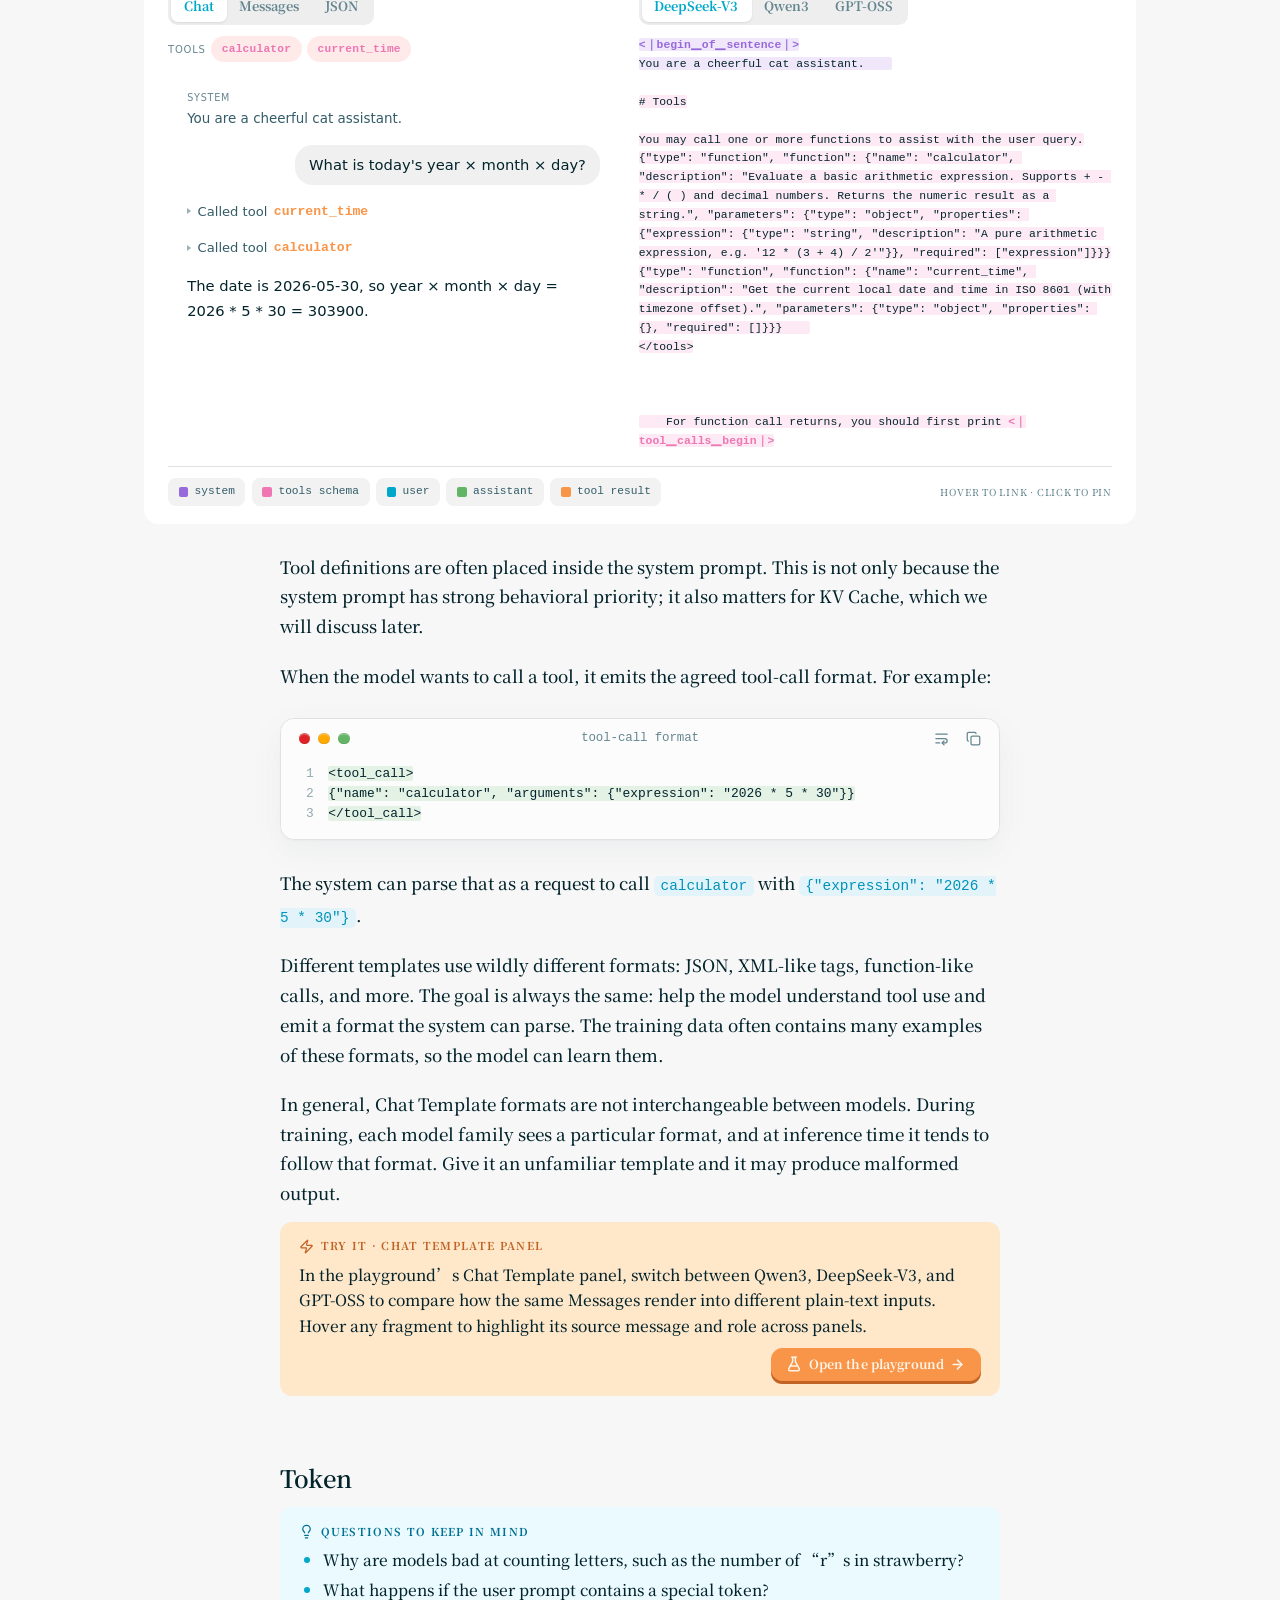
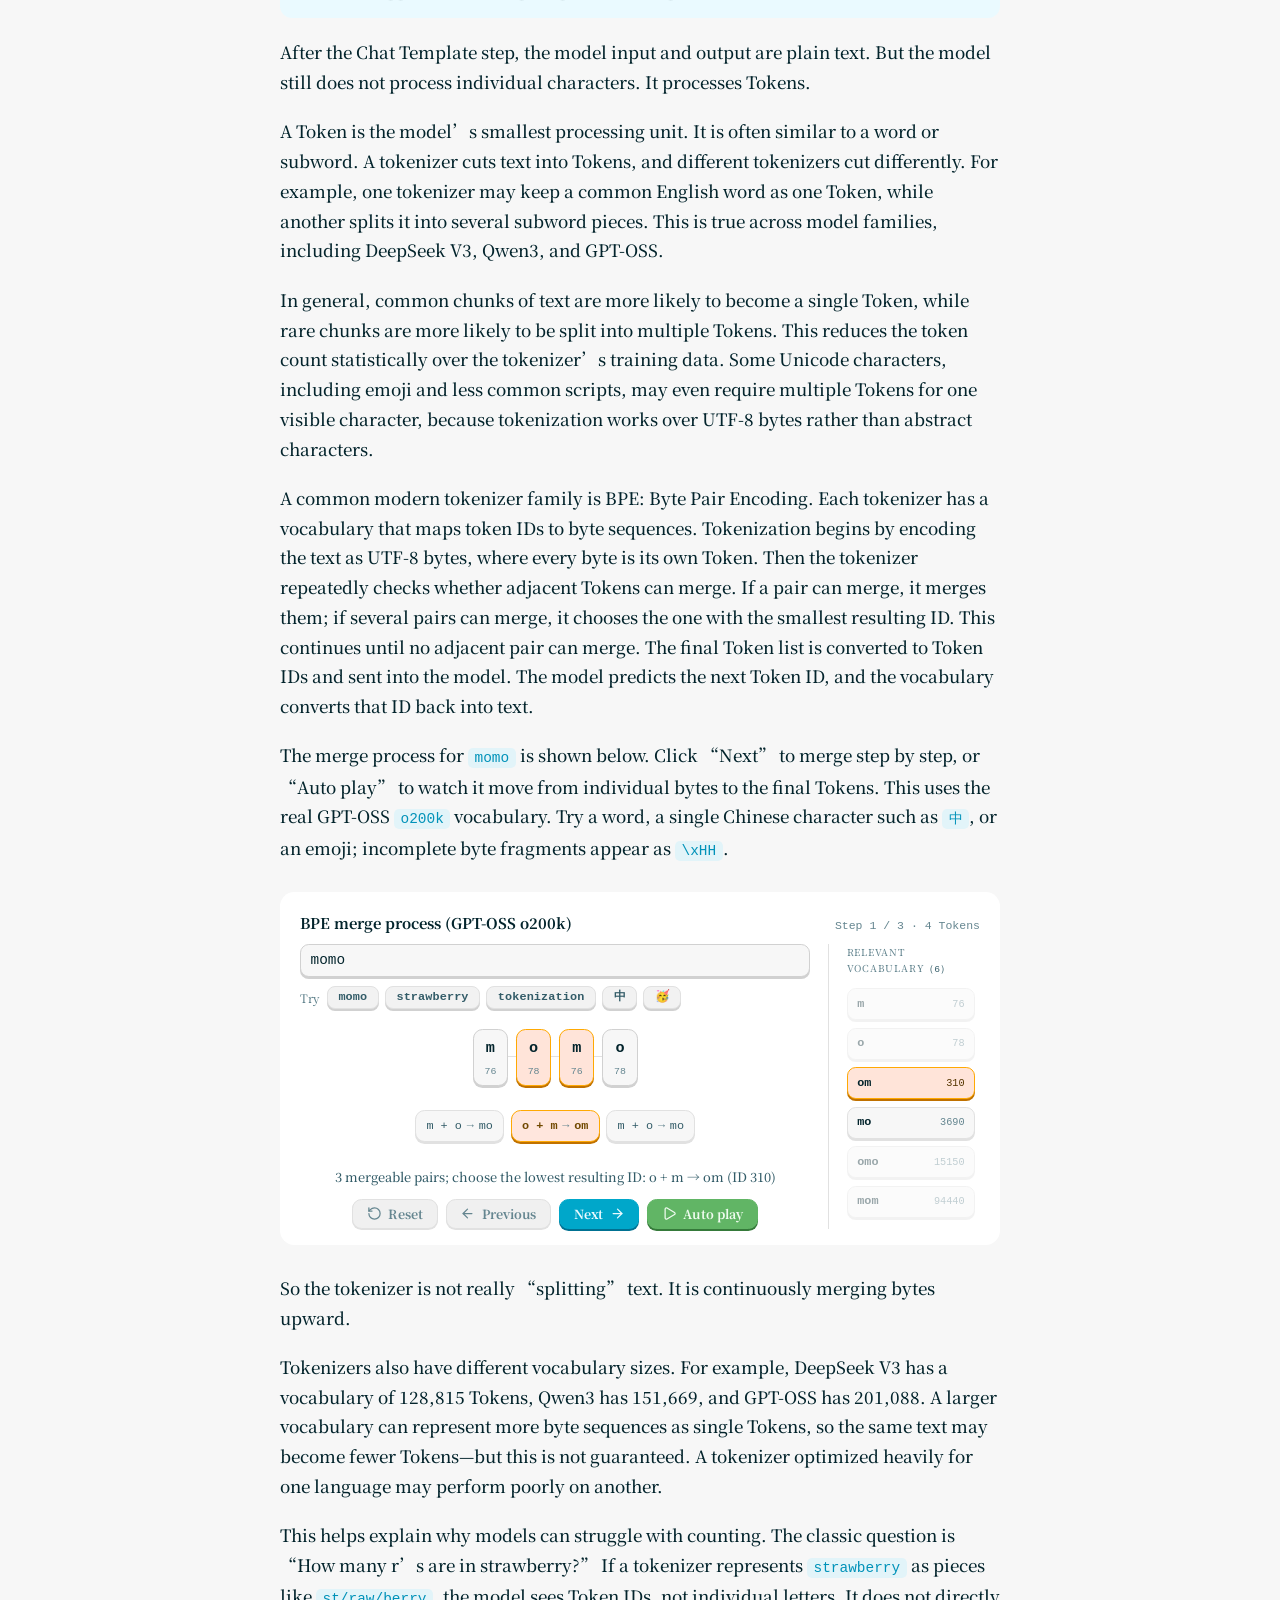
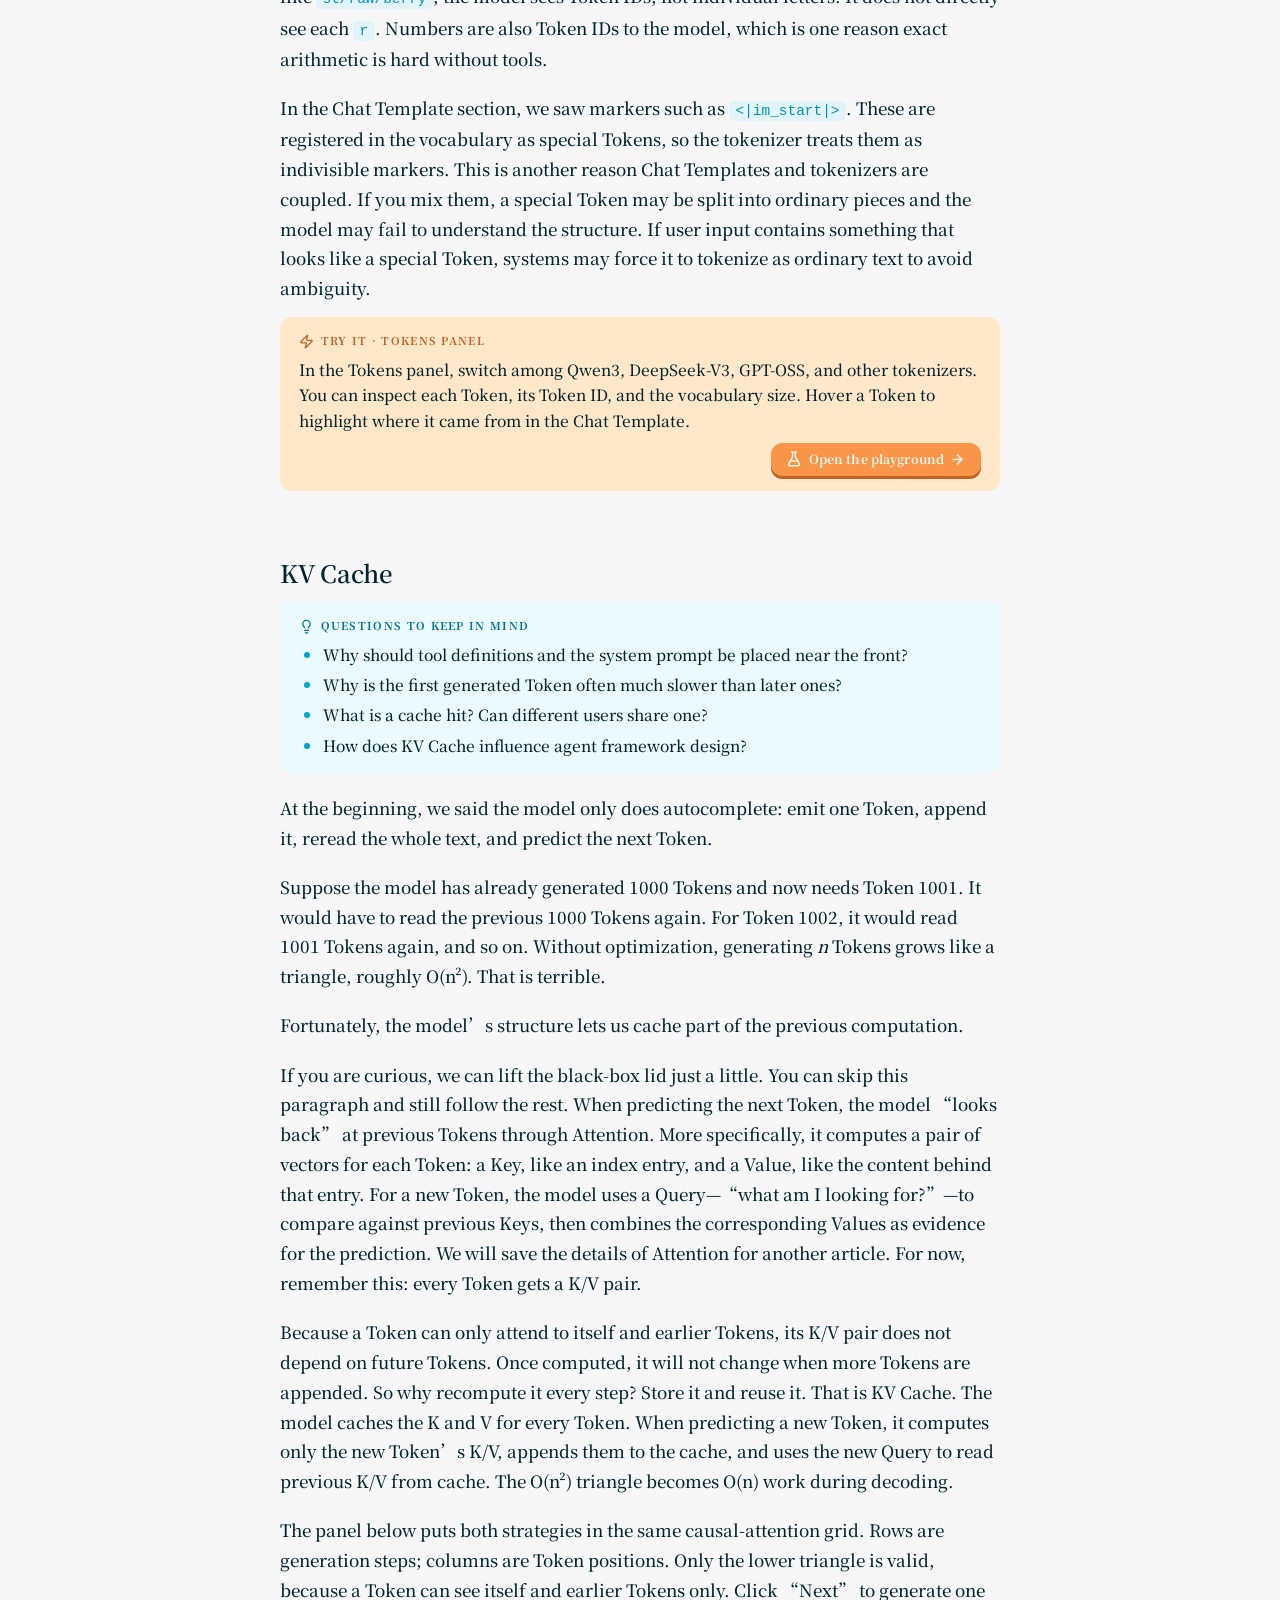
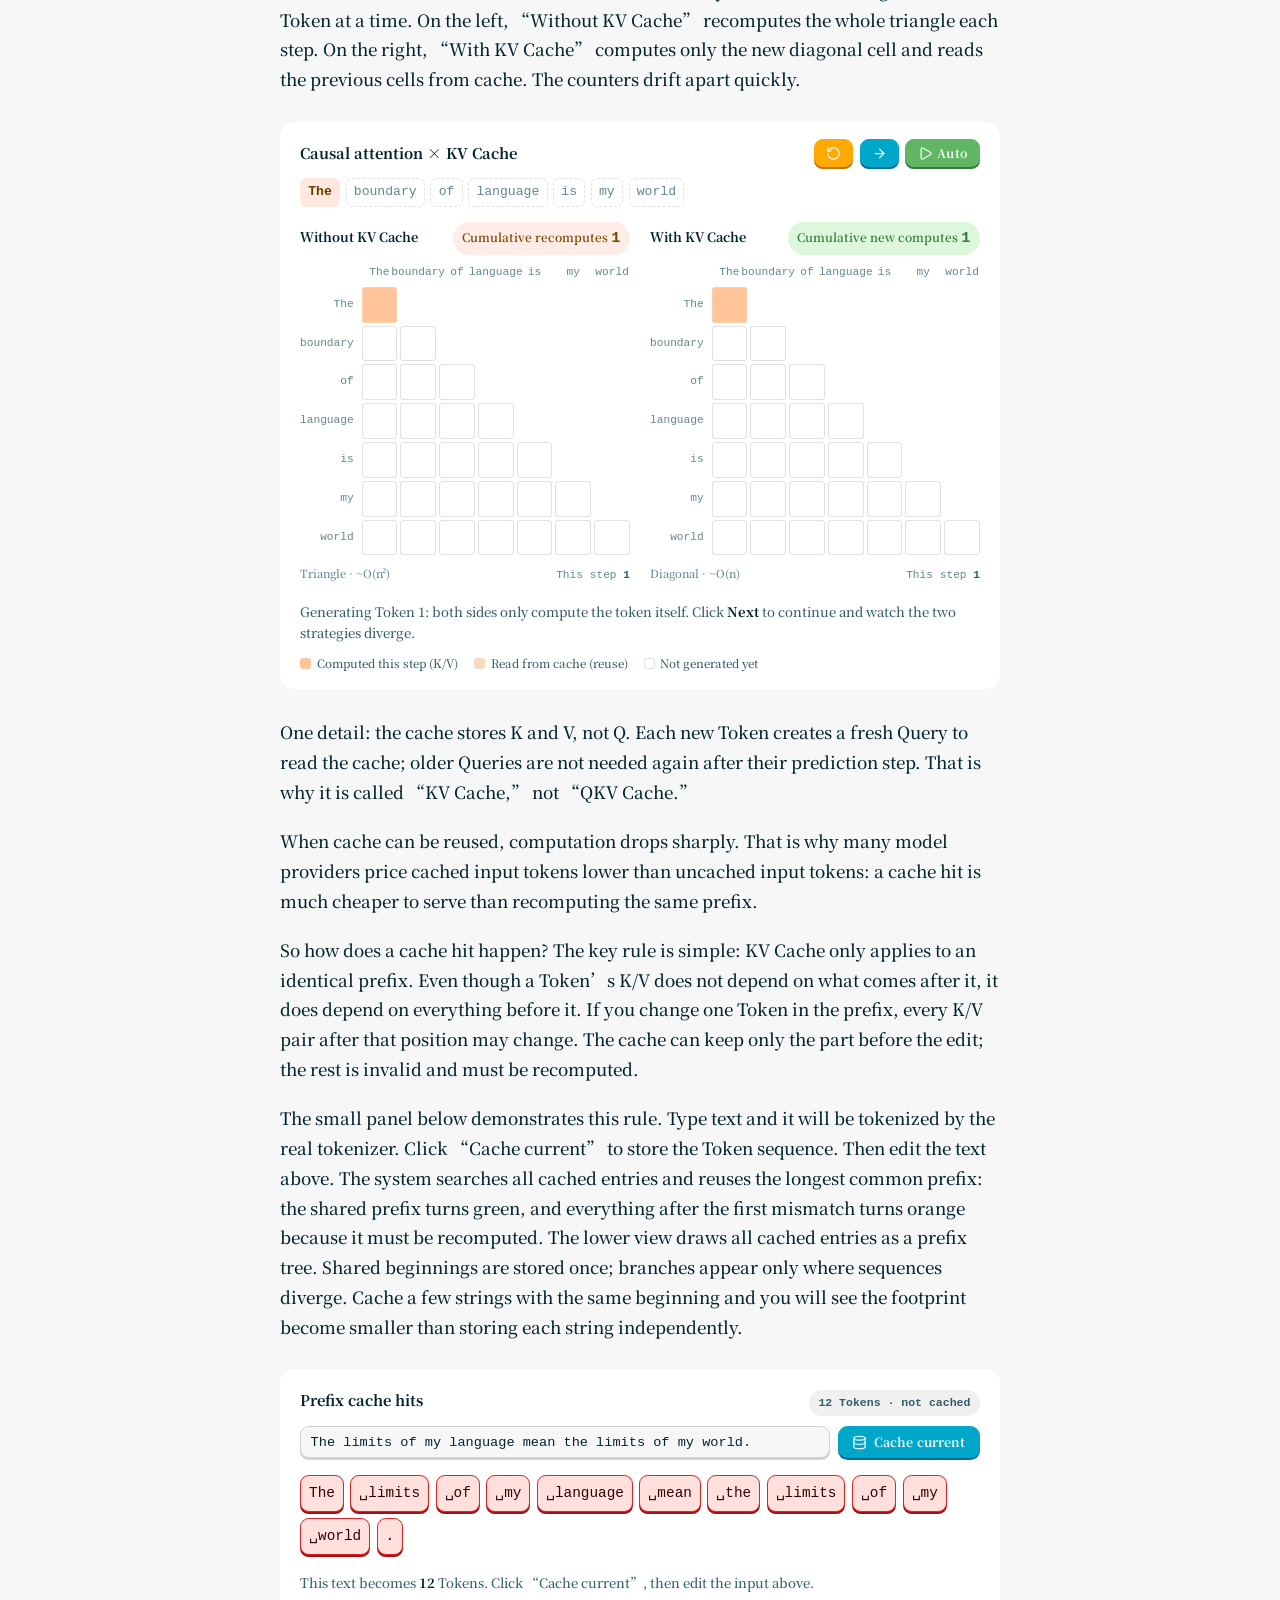
<file: chat2token/blog/index.html>
<!DOCTYPE html><html lang="en"> <head><meta charset="UTF-8"><meta name="viewport" content="width=device-width"><meta name="description" content="TokenTour — interactive visualization from agentic messages to KV cache"><title>Chat to Token · From Prompt to KV Cache</title><link rel="preconnect" href="https://fonts.googleapis.com"><link rel="preconnect" href="https://fonts.gstatic.com" crossorigin><link rel="stylesheet" href="https://fonts.googleapis.com/css2?family=Noto+Serif+SC:wght@400;500;600;700&display=swap"><link rel="stylesheet" href="/_astro/Layout.DGezCr8Q.css">
<style>.site-actions[data-astro-cid-3ef6ksr2]{display:inline-flex;align-items:center;gap:.65rem}.site-brand[data-astro-cid-3ef6ksr2]{position:relative;isolation:isolate;font-size:1.15rem;font-weight:800;letter-spacing:-.01em;color:var(--color-primary-500)!important}.site-brand[data-astro-cid-3ef6ksr2]:before{content:"";position:absolute;z-index:-1;left:-.06em;right:-.06em;bottom:.14em;height:.2em;background:color-mix(in oklch,var(--color-accent-500) 78%,transparent);border-radius:2px}.site-lang[data-astro-cid-3ef6ksr2]{display:inline-flex;align-items:center;justify-content:center;min-width:3.25rem;padding:.36rem .72rem;border:1.5px solid var(--color-rule);border-radius:999px;background:var(--color-paper);box-shadow:0 2px 0 0 var(--color-rule);font-size:.78rem;font-weight:800;color:var(--color-ink-soft)!important;transition:transform .12s ease,box-shadow .12s ease,color .15s ease,border-color .15s ease}.site-lang[data-astro-cid-3ef6ksr2]:hover{transform:translateY(-1px);border-color:var(--color-primary-500);color:var(--color-primary-500)!important;box-shadow:0 4px color-mix(in oklch,var(--color-primary-500) 28%,white)}.site-lang[data-astro-cid-3ef6ksr2]:active{transform:translateY(2px);box-shadow:0 0 0 0 var(--color-rule)}.site-gh[data-astro-cid-3ef6ksr2]{display:inline-flex;align-items:center;gap:.4rem;padding:.42rem .8rem;border:1.5px solid var(--color-primary-500);border-radius:999px;background:var(--color-paper);box-shadow:0 2px 0 0 var(--color-primary-500);font-size:.82rem;font-weight:700;color:var(--color-primary-500)!important;transition:transform .12s ease,box-shadow .12s ease,background .15s ease,color .15s ease,border-color .15s ease}.site-gh[data-astro-cid-3ef6ksr2]:hover{transform:translateY(-1px);border-color:var(--color-primary-500);background:var(--color-primary-500);color:#fff!important;box-shadow:0 4px 0 0 var(--color-primary-700)}.site-gh[data-astro-cid-3ef6ksr2]:active{transform:translateY(2px);box-shadow:0 0 0 0 var(--color-primary-700)}@media(max-width:520px){.site-actions[data-astro-cid-3ef6ksr2]{gap:.45rem}.site-gh[data-astro-cid-3ef6ksr2] span[data-astro-cid-3ef6ksr2]{display:none}.site-gh[data-astro-cid-3ef6ksr2],.site-lang[data-astro-cid-3ef6ksr2]{padding-inline:.68rem}}
</style>
<link rel="stylesheet" href="/_astro/CoverHero.C9RZPuMT.css">
<style>.blog[data-astro-cid-vypip25r]{padding-top:.5rem}.blog[data-astro-cid-vypip25r] .cover{margin-bottom:2rem}
</style>
<link rel="stylesheet" href="/_astro/AttentionKvLab.CSbcLyYB.css"></head> <body class="min-h-screen">  <header class="site-bar" data-astro-cid-3ef6ksr2> <a class="site-brand" href="/" data-astro-cid-3ef6ksr2>TokenTour</a> <nav class="site-actions" aria-label="Site links" data-astro-cid-3ef6ksr2> <a class="site-lang" href="/chat2token/blog/zh" aria-label="Switch to Chinese" data-astro-cid-3ef6ksr2> 中文 </a> <a class="site-gh" href="https://github.com/flwfdd/TokenTour" target="_blank" rel="noopener" data-astro-cid-3ef6ksr2> <svg viewBox="0 0 16 16" width="16" height="16" fill="currentColor" aria-hidden="true" data-astro-cid-3ef6ksr2> <path d="M8 0C3.58 0 0 3.58 0 8c0 3.54 2.29 6.53 5.47 7.59.4.07.55-.17.55-.38 0-.19-.01-.82-.01-1.49-2.01.37-2.53-.49-2.69-.94-.09-.23-.48-.94-.82-1.13-.28-.15-.68-.52-.01-.53.63-.01 1.08.58 1.23.82.72 1.21 1.87.87 2.33.66.07-.52.28-.87.51-1.07-1.78-.2-3.64-.89-3.64-3.95 0-.87.31-1.59.82-2.15-.08-.2-.36-1.02.08-2.12 0 0 .67-.21 2.2.82.64-.18 1.32-.27 2-.27.68 0 1.36.09 2 .27 1.53-1.04 2.2-.82 2.2-.82.44 1.1.16 1.92.08 2.12.51.56.82 1.27.82 2.15 0 3.07-1.87 3.75-3.65 3.95.29.25.54.73.54 1.48 0 1.07-.01 1.93-.01 2.2 0 .21.15.46.55.38A8.01 8.01 0 0016 8c0-4.42-3.58-8-8-8z" data-astro-cid-3ef6ksr2></path> </svg> <span data-astro-cid-3ef6ksr2>GitHub</span> </a> </nav> </header> <nav class="toc" data-toc data-selector=".prose h2, .prose h3" aria-label="Contents"> <div class="toc__inner"> <div class="toc__title">Contents</div> <ul class="toc__list"></ul> </div> </nav> <script type="module">function b(s,r){return`h-${s.trim().toLowerCase().replace(/[^\p{L}\p{N}]+/gu,"-").replace(/^-+|-+$/g,"")||"section"}-${r}`}function _(s){const r=s.getAttribute("data-selector")||".prose h2, .prose h3",i=s.querySelector(".toc__list");if(!i)return;const p=Array.from(document.querySelectorAll(r));if(p.length===0){s.style.display="none";return}const o=[];p.forEach((e,c)=>{e.id||(e.id=b(e.textContent??"",c)),e.style.scrollMarginTop="1.5rem";const t=e.tagName==="H3"?3:2,l=document.createElement("li");l.className="toc__item",l.dataset.level=String(t);const n=document.createElement("a");n.className="toc__link",n.href=`#${e.id}`;const d=document.createElement("span");d.className="toc__label",d.textContent=e.textContent??"";const m=document.createElement("span");m.className="toc__bar",m.setAttribute("aria-hidden","true"),n.append(d,m),n.addEventListener("click",v=>{v.preventDefault(),e.scrollIntoView({behavior:"smooth",block:"start"}),history.replaceState(null,"",`#${e.id}`)}),l.append(n),i.append(l),o.push({heading:e,li:l})});let a=-1;const f=e=>{e!==a&&(o[a]?.li.classList.remove("is-active"),o[e]?.li.classList.add("is-active"),a=e)},u=()=>{const e=window.innerHeight*.3;let c=0;for(let t=0;t<o.length&&o[t].heading.getBoundingClientRect().top-e<=0;t++)c=t;f(c)};u(),window.addEventListener("scroll",u,{passive:!0}),window.addEventListener("resize",u,{passive:!0})}document.querySelectorAll("[data-toc]").forEach(_);</script> <main class="column blog" data-astro-cid-vypip25r> <section class="cover" aria-label="Chat to Token cover" data-astro-cid-ry7qtlxd> <div class="cover__fog" data-cover-fog data-astro-cid-ry7qtlxd></div> <div class="cover__stage" data-astro-cid-ry7qtlxd>  <div class="cover__card-pos cover__card-pos--left" data-astro-cid-ry7qtlxd> <div class="ch-card" data-astro-cid-ry7qtlxd>  <div class="ch-role" style="min-height:68px;background:color-mix(in oklch, oklch(0.62 0.17 300) 15%, transparent)" data-astro-cid-ry7qtlxd> <span class="ch-rail" style="background:oklch(0.62 0.17 300)" data-astro-cid-ry7qtlxd></span> <div class="ch-head" data-astro-cid-ry7qtlxd> <span class="ch-dot" style="background:oklch(0.62 0.17 300)" data-astro-cid-ry7qtlxd></span> <span class="ch-bar" style="width:74px;height:11px;background:color-mix(in oklch, oklch(0.62 0.17 300) 50%, transparent)" data-astro-cid-ry7qtlxd></span> </div> <span class="ch-bar" style="width:78%;background:oklch(0.86 0 0)" data-astro-cid-ry7qtlxd></span> </div>  <div class="ch-role" style="min-height:68px;background:color-mix(in oklch, oklch(0.67 0.13 218) 15%, transparent)" data-astro-cid-ry7qtlxd> <span class="ch-rail" style="background:oklch(0.67 0.13 218)" data-astro-cid-ry7qtlxd></span> <div class="ch-head" data-astro-cid-ry7qtlxd> <span class="ch-dot" style="background:oklch(0.67 0.13 218)" data-astro-cid-ry7qtlxd></span> <span class="ch-bar" style="width:74px;height:11px;background:color-mix(in oklch, oklch(0.67 0.13 218) 50%, transparent)" data-astro-cid-ry7qtlxd></span> </div> <span class="ch-bar" style="width:60%;background:oklch(0.86 0 0)" data-astro-cid-ry7qtlxd></span> </div>  <div class="ch-role" style="min-height:132px;background:color-mix(in oklch, oklch(0.7 0.14 145) 15%, transparent)" data-astro-cid-ry7qtlxd> <span class="ch-rail" style="background:oklch(0.7 0.14 145)" data-astro-cid-ry7qtlxd></span> <div class="ch-head" data-astro-cid-ry7qtlxd> <span class="ch-dot" style="background:oklch(0.7 0.14 145)" data-astro-cid-ry7qtlxd></span> <span class="ch-bar" style="width:74px;height:11px;background:color-mix(in oklch, oklch(0.7 0.14 145) 50%, transparent)" data-astro-cid-ry7qtlxd></span> </div> <div class="ch-head" data-astro-cid-ry7qtlxd> <svg class="ch-icon" viewBox="0 0 24 24" fill="none" stroke="oklch(0.6 0.04 218)" stroke-width="2.4" stroke-linecap="round" stroke-linejoin="round" data-astro-cid-ry7qtlxd><path d="M12 3v4 M12 17v4 M3 12h4 M17 12h4 M6.3 6.3l2.1 2.1 M15.6 15.6l2.1 2.1 M17.7 6.3l-2.1 2.1 M8.4 15.6l-2.1 2.1" data-astro-cid-ry7qtlxd></path></svg> <span class="ch-bar" style="width:64%;height:11px;background:color-mix(in oklch, oklch(0.6 0.04 218) 40%, transparent)" data-astro-cid-ry7qtlxd></span> </div> <div class="ch-tool" style="background:color-mix(in oklch, oklch(0.76 0.15 55) 16%, transparent);border:1.5px solid color-mix(in oklch, oklch(0.76 0.15 55) 32%, transparent)" data-astro-cid-ry7qtlxd> <svg class="ch-icon" viewBox="0 0 24 24" fill="none" stroke="oklch(0.76 0.15 55)" stroke-width="2.4" stroke-linecap="round" stroke-linejoin="round" data-astro-cid-ry7qtlxd><path d="M14.7 6.3a1 1 0 0 0 0 1.4l1.6 1.6a1 1 0 0 0 1.4 0l3.77-3.77a6 6 0 0 1-7.94 7.94l-6.91 6.91a2.12 2.12 0 0 1-3-3l6.91-6.91a6 6 0 0 1 7.94-7.94l-3.76 3.76z" data-astro-cid-ry7qtlxd></path></svg> <span class="ch-bar" style="width:120px;height:12px;background:color-mix(in oklch, oklch(0.76 0.15 55) 55%, transparent)" data-astro-cid-ry7qtlxd></span> </div> </div>  <div class="ch-role" style="min-height:72px;background:color-mix(in oklch, oklch(0.76 0.15 55) 15%, transparent)" data-astro-cid-ry7qtlxd> <span class="ch-rail" style="background:oklch(0.76 0.15 55)" data-astro-cid-ry7qtlxd></span> <div class="ch-head" data-astro-cid-ry7qtlxd> <span class="ch-dot" style="background:oklch(0.76 0.15 55)" data-astro-cid-ry7qtlxd></span> <span class="ch-bar" style="width:74px;height:11px;background:color-mix(in oklch, oklch(0.76 0.15 55) 50%, transparent)" data-astro-cid-ry7qtlxd></span> </div> <span class="ch-bar" style="width:46%;height:11px;background:color-mix(in oklch, oklch(0.76 0.15 55) 42%, transparent)" data-astro-cid-ry7qtlxd></span> </div>  <div class="ch-role" style="min-height:86px;background:color-mix(in oklch, oklch(0.7 0.14 145) 15%, transparent)" data-astro-cid-ry7qtlxd> <span class="ch-rail" style="background:oklch(0.7 0.14 145)" data-astro-cid-ry7qtlxd></span> <div class="ch-head" data-astro-cid-ry7qtlxd> <span class="ch-dot" style="background:oklch(0.7 0.14 145)" data-astro-cid-ry7qtlxd></span> <span class="ch-bar" style="width:74px;height:11px;background:color-mix(in oklch, oklch(0.7 0.14 145) 50%, transparent)" data-astro-cid-ry7qtlxd></span> </div> <span class="ch-bar" style="width:92%;background:oklch(0.86 0 0)" data-astro-cid-ry7qtlxd></span> <span class="ch-bar" style="width:64%;background:oklch(0.86 0 0)" data-astro-cid-ry7qtlxd></span> </div> </div> </div>  <div class="cover__card-pos cover__card-pos--right" data-astro-cid-ry7qtlxd> <div class="tk-card" data-astro-cid-ry7qtlxd> <span class="tk-block" style="width:60px;background:color-mix(in oklch, oklch(0.62 0.17 300) 24%, transparent);border:1.5px solid color-mix(in oklch, oklch(0.62 0.17 300) 42%, transparent)" data-astro-cid-ry7qtlxd></span><span class="tk-block" style="width:38px;background:color-mix(in oklch, oklch(0.62 0.17 300) 24%, transparent);border:1.5px solid color-mix(in oklch, oklch(0.62 0.17 300) 42%, transparent)" data-astro-cid-ry7qtlxd></span><span class="tk-block" style="width:38px;background:color-mix(in oklch, oklch(0.62 0.17 300) 24%, transparent);border:1.5px solid color-mix(in oklch, oklch(0.62 0.17 300) 42%, transparent)" data-astro-cid-ry7qtlxd></span><span class="tk-block" style="width:38px;background:color-mix(in oklch, oklch(0.62 0.17 300) 24%, transparent);border:1.5px solid color-mix(in oklch, oklch(0.62 0.17 300) 42%, transparent)" data-astro-cid-ry7qtlxd></span><span class="tk-block" style="width:54px;background:color-mix(in oklch, oklch(0.62 0.17 300) 24%, transparent);border:1.5px solid color-mix(in oklch, oklch(0.62 0.17 300) 42%, transparent)" data-astro-cid-ry7qtlxd></span><span class="tk-block" style="width:44px;background:color-mix(in oklch, oklch(0.62 0.17 300) 24%, transparent);border:1.5px solid color-mix(in oklch, oklch(0.62 0.17 300) 42%, transparent)" data-astro-cid-ry7qtlxd></span><span class="tk-block" style="width:40px;background:color-mix(in oklch, oklch(0.62 0.17 300) 24%, transparent);border:1.5px solid color-mix(in oklch, oklch(0.62 0.17 300) 42%, transparent)" data-astro-cid-ry7qtlxd></span><span class="tk-block" style="width:62px;background:color-mix(in oklch, oklch(0.67 0.13 218) 24%, transparent);border:1.5px solid color-mix(in oklch, oklch(0.67 0.13 218) 42%, transparent)" data-astro-cid-ry7qtlxd></span><span class="tk-block" style="width:40px;background:color-mix(in oklch, oklch(0.67 0.13 218) 24%, transparent);border:1.5px solid color-mix(in oklch, oklch(0.67 0.13 218) 42%, transparent)" data-astro-cid-ry7qtlxd></span><span class="tk-block" style="width:32px;background:color-mix(in oklch, oklch(0.67 0.13 218) 24%, transparent);border:1.5px solid color-mix(in oklch, oklch(0.67 0.13 218) 42%, transparent)" data-astro-cid-ry7qtlxd></span><span class="tk-block" style="width:50px;background:color-mix(in oklch, oklch(0.67 0.13 218) 24%, transparent);border:1.5px solid color-mix(in oklch, oklch(0.67 0.13 218) 42%, transparent)" data-astro-cid-ry7qtlxd></span><span class="tk-block" style="width:46px;background:color-mix(in oklch, oklch(0.67 0.13 218) 24%, transparent);border:1.5px solid color-mix(in oklch, oklch(0.67 0.13 218) 42%, transparent)" data-astro-cid-ry7qtlxd></span><span class="tk-block" style="width:58px;background:color-mix(in oklch, oklch(0.7 0.14 145) 24%, transparent);border:1.5px solid color-mix(in oklch, oklch(0.7 0.14 145) 42%, transparent)" data-astro-cid-ry7qtlxd></span><span class="tk-block" style="width:38px;background:color-mix(in oklch, oklch(0.7 0.14 145) 24%, transparent);border:1.5px solid color-mix(in oklch, oklch(0.7 0.14 145) 42%, transparent)" data-astro-cid-ry7qtlxd></span><span class="tk-block" style="width:38px;background:color-mix(in oklch, oklch(0.7 0.14 145) 24%, transparent);border:1.5px solid color-mix(in oklch, oklch(0.7 0.14 145) 42%, transparent)" data-astro-cid-ry7qtlxd></span><span class="tk-block" style="width:38px;background:color-mix(in oklch, oklch(0.7 0.14 145) 24%, transparent);border:1.5px solid color-mix(in oklch, oklch(0.7 0.14 145) 42%, transparent)" data-astro-cid-ry7qtlxd></span><span class="tk-block" style="width:36px;background:color-mix(in oklch, oklch(0.7 0.14 145) 24%, transparent);border:1.5px solid color-mix(in oklch, oklch(0.7 0.14 145) 42%, transparent)" data-astro-cid-ry7qtlxd></span><span class="tk-block" style="width:30px;background:color-mix(in oklch, oklch(0.7 0.14 145) 24%, transparent);border:1.5px solid color-mix(in oklch, oklch(0.7 0.14 145) 42%, transparent)" data-astro-cid-ry7qtlxd></span><span class="tk-block" style="width:52px;background:color-mix(in oklch, oklch(0.7 0.14 145) 24%, transparent);border:1.5px solid color-mix(in oklch, oklch(0.7 0.14 145) 42%, transparent)" data-astro-cid-ry7qtlxd></span><span class="tk-block" style="width:46px;background:color-mix(in oklch, oklch(0.7 0.14 145) 24%, transparent);border:1.5px solid color-mix(in oklch, oklch(0.7 0.14 145) 42%, transparent)" data-astro-cid-ry7qtlxd></span><span class="tk-block" style="width:40px;background:color-mix(in oklch, oklch(0.7 0.14 145) 24%, transparent);border:1.5px solid color-mix(in oklch, oklch(0.7 0.14 145) 42%, transparent)" data-astro-cid-ry7qtlxd></span><span class="tk-block" style="width:56px;background:color-mix(in oklch, oklch(0.7 0.14 145) 24%, transparent);border:1.5px solid color-mix(in oklch, oklch(0.7 0.14 145) 42%, transparent)" data-astro-cid-ry7qtlxd></span><span class="tk-block" style="width:44px;background:color-mix(in oklch, oklch(0.7 0.14 145) 24%, transparent);border:1.5px solid color-mix(in oklch, oklch(0.7 0.14 145) 42%, transparent)" data-astro-cid-ry7qtlxd></span><span class="tk-block" style="width:48px;background:color-mix(in oklch, oklch(0.76 0.15 55) 24%, transparent);border:1.5px solid color-mix(in oklch, oklch(0.76 0.15 55) 42%, transparent)" data-astro-cid-ry7qtlxd></span><span class="tk-block" style="width:66px;background:color-mix(in oklch, oklch(0.76 0.15 55) 24%, transparent);border:1.5px solid color-mix(in oklch, oklch(0.76 0.15 55) 42%, transparent)" data-astro-cid-ry7qtlxd></span><span class="tk-block" style="width:36px;background:color-mix(in oklch, oklch(0.76 0.15 55) 24%, transparent);border:1.5px solid color-mix(in oklch, oklch(0.76 0.15 55) 42%, transparent)" data-astro-cid-ry7qtlxd></span><span class="tk-block" style="width:52px;background:color-mix(in oklch, oklch(0.76 0.15 55) 24%, transparent);border:1.5px solid color-mix(in oklch, oklch(0.76 0.15 55) 42%, transparent)" data-astro-cid-ry7qtlxd></span><span class="tk-block" style="width:40px;background:color-mix(in oklch, oklch(0.76 0.15 55) 24%, transparent);border:1.5px solid color-mix(in oklch, oklch(0.76 0.15 55) 42%, transparent)" data-astro-cid-ry7qtlxd></span><span class="tk-block" style="width:58px;background:color-mix(in oklch, oklch(0.7 0.14 145) 24%, transparent);border:1.5px solid color-mix(in oklch, oklch(0.7 0.14 145) 42%, transparent)" data-astro-cid-ry7qtlxd></span><span class="tk-block" style="width:44px;background:color-mix(in oklch, oklch(0.7 0.14 145) 24%, transparent);border:1.5px solid color-mix(in oklch, oklch(0.7 0.14 145) 42%, transparent)" data-astro-cid-ry7qtlxd></span><span class="tk-block" style="width:38px;background:color-mix(in oklch, oklch(0.7 0.14 145) 24%, transparent);border:1.5px solid color-mix(in oklch, oklch(0.7 0.14 145) 42%, transparent)" data-astro-cid-ry7qtlxd></span><span class="tk-block" style="width:38px;background:color-mix(in oklch, oklch(0.7 0.14 145) 24%, transparent);border:1.5px solid color-mix(in oklch, oklch(0.7 0.14 145) 42%, transparent)" data-astro-cid-ry7qtlxd></span><span class="tk-block" style="width:50px;background:color-mix(in oklch, oklch(0.7 0.14 145) 24%, transparent);border:1.5px solid color-mix(in oklch, oklch(0.7 0.14 145) 42%, transparent)" data-astro-cid-ry7qtlxd></span><span class="tk-block" style="width:34px;background:color-mix(in oklch, oklch(0.7 0.14 145) 24%, transparent);border:1.5px solid color-mix(in oklch, oklch(0.7 0.14 145) 42%, transparent)" data-astro-cid-ry7qtlxd></span><span class="tk-block" style="width:54px;background:color-mix(in oklch, oklch(0.7 0.14 145) 24%, transparent);border:1.5px solid color-mix(in oklch, oklch(0.7 0.14 145) 42%, transparent)" data-astro-cid-ry7qtlxd></span><span class="tk-block" style="width:42px;background:color-mix(in oklch, oklch(0.7 0.14 145) 24%, transparent);border:1.5px solid color-mix(in oklch, oklch(0.7 0.14 145) 42%, transparent)" data-astro-cid-ry7qtlxd></span><span class="tk-block" style="width:50px;background:color-mix(in oklch, oklch(0.67 0.13 218) 24%, transparent);border:1.5px solid color-mix(in oklch, oklch(0.67 0.13 218) 42%, transparent)" data-astro-cid-ry7qtlxd></span><span class="tk-block" style="width:38px;background:color-mix(in oklch, oklch(0.67 0.13 218) 24%, transparent);border:1.5px solid color-mix(in oklch, oklch(0.67 0.13 218) 42%, transparent)" data-astro-cid-ry7qtlxd></span><span class="tk-block" style="width:62px;background:color-mix(in oklch, oklch(0.67 0.13 218) 24%, transparent);border:1.5px solid color-mix(in oklch, oklch(0.67 0.13 218) 42%, transparent)" data-astro-cid-ry7qtlxd></span><span class="tk-block" style="width:44px;background:color-mix(in oklch, oklch(0.67 0.13 218) 24%, transparent);border:1.5px solid color-mix(in oklch, oklch(0.67 0.13 218) 42%, transparent)" data-astro-cid-ry7qtlxd></span><span class="tk-block" style="width:40px;background:color-mix(in oklch, oklch(0.7 0.14 145) 24%, transparent);border:1.5px solid color-mix(in oklch, oklch(0.7 0.14 145) 42%, transparent)" data-astro-cid-ry7qtlxd></span><span class="tk-block" style="width:54px;background:color-mix(in oklch, oklch(0.7 0.14 145) 24%, transparent);border:1.5px solid color-mix(in oklch, oklch(0.7 0.14 145) 42%, transparent)" data-astro-cid-ry7qtlxd></span><span class="tk-block" style="width:38px;background:color-mix(in oklch, oklch(0.7 0.14 145) 24%, transparent);border:1.5px solid color-mix(in oklch, oklch(0.7 0.14 145) 42%, transparent)" data-astro-cid-ry7qtlxd></span><span class="tk-block" style="width:38px;background:color-mix(in oklch, oklch(0.7 0.14 145) 24%, transparent);border:1.5px solid color-mix(in oklch, oklch(0.7 0.14 145) 42%, transparent)" data-astro-cid-ry7qtlxd></span><span class="tk-block" style="width:48px;background:color-mix(in oklch, oklch(0.7 0.14 145) 24%, transparent);border:1.5px solid color-mix(in oklch, oklch(0.7 0.14 145) 42%, transparent)" data-astro-cid-ry7qtlxd></span><span class="tk-block" style="width:58px;background:color-mix(in oklch, oklch(0.7 0.14 145) 24%, transparent);border:1.5px solid color-mix(in oklch, oklch(0.7 0.14 145) 42%, transparent)" data-astro-cid-ry7qtlxd></span><span class="tk-block" style="width:34px;background:color-mix(in oklch, oklch(0.7 0.14 145) 24%, transparent);border:1.5px solid color-mix(in oklch, oklch(0.7 0.14 145) 42%, transparent)" data-astro-cid-ry7qtlxd></span><span class="tk-block" style="width:60px;background:color-mix(in oklch, oklch(0.62 0.17 300) 24%, transparent);border:1.5px solid color-mix(in oklch, oklch(0.62 0.17 300) 42%, transparent)" data-astro-cid-ry7qtlxd></span><span class="tk-block" style="width:38px;background:color-mix(in oklch, oklch(0.62 0.17 300) 24%, transparent);border:1.5px solid color-mix(in oklch, oklch(0.62 0.17 300) 42%, transparent)" data-astro-cid-ry7qtlxd></span><span class="tk-block" style="width:38px;background:color-mix(in oklch, oklch(0.62 0.17 300) 24%, transparent);border:1.5px solid color-mix(in oklch, oklch(0.62 0.17 300) 42%, transparent)" data-astro-cid-ry7qtlxd></span><span class="tk-block" style="width:38px;background:color-mix(in oklch, oklch(0.62 0.17 300) 24%, transparent);border:1.5px solid color-mix(in oklch, oklch(0.62 0.17 300) 42%, transparent)" data-astro-cid-ry7qtlxd></span><span class="tk-block" style="width:54px;background:color-mix(in oklch, oklch(0.62 0.17 300) 24%, transparent);border:1.5px solid color-mix(in oklch, oklch(0.62 0.17 300) 42%, transparent)" data-astro-cid-ry7qtlxd></span><span class="tk-block" style="width:44px;background:color-mix(in oklch, oklch(0.62 0.17 300) 24%, transparent);border:1.5px solid color-mix(in oklch, oklch(0.62 0.17 300) 42%, transparent)" data-astro-cid-ry7qtlxd></span><span class="tk-block" style="width:40px;background:color-mix(in oklch, oklch(0.62 0.17 300) 24%, transparent);border:1.5px solid color-mix(in oklch, oklch(0.62 0.17 300) 42%, transparent)" data-astro-cid-ry7qtlxd></span><span class="tk-block" style="width:62px;background:color-mix(in oklch, oklch(0.67 0.13 218) 24%, transparent);border:1.5px solid color-mix(in oklch, oklch(0.67 0.13 218) 42%, transparent)" data-astro-cid-ry7qtlxd></span><span class="tk-block" style="width:40px;background:color-mix(in oklch, oklch(0.67 0.13 218) 24%, transparent);border:1.5px solid color-mix(in oklch, oklch(0.67 0.13 218) 42%, transparent)" data-astro-cid-ry7qtlxd></span><span class="tk-block" style="width:32px;background:color-mix(in oklch, oklch(0.67 0.13 218) 24%, transparent);border:1.5px solid color-mix(in oklch, oklch(0.67 0.13 218) 42%, transparent)" data-astro-cid-ry7qtlxd></span><span class="tk-block" style="width:50px;background:color-mix(in oklch, oklch(0.67 0.13 218) 24%, transparent);border:1.5px solid color-mix(in oklch, oklch(0.67 0.13 218) 42%, transparent)" data-astro-cid-ry7qtlxd></span><span class="tk-block" style="width:46px;background:color-mix(in oklch, oklch(0.67 0.13 218) 24%, transparent);border:1.5px solid color-mix(in oklch, oklch(0.67 0.13 218) 42%, transparent)" data-astro-cid-ry7qtlxd></span><span class="tk-block" style="width:58px;background:color-mix(in oklch, oklch(0.7 0.14 145) 24%, transparent);border:1.5px solid color-mix(in oklch, oklch(0.7 0.14 145) 42%, transparent)" data-astro-cid-ry7qtlxd></span><span class="tk-block" style="width:38px;background:color-mix(in oklch, oklch(0.7 0.14 145) 24%, transparent);border:1.5px solid color-mix(in oklch, oklch(0.7 0.14 145) 42%, transparent)" data-astro-cid-ry7qtlxd></span><span class="tk-block" style="width:38px;background:color-mix(in oklch, oklch(0.7 0.14 145) 24%, transparent);border:1.5px solid color-mix(in oklch, oklch(0.7 0.14 145) 42%, transparent)" data-astro-cid-ry7qtlxd></span><span class="tk-block" style="width:38px;background:color-mix(in oklch, oklch(0.7 0.14 145) 24%, transparent);border:1.5px solid color-mix(in oklch, oklch(0.7 0.14 145) 42%, transparent)" data-astro-cid-ry7qtlxd></span><span class="tk-block" style="width:36px;background:color-mix(in oklch, oklch(0.7 0.14 145) 24%, transparent);border:1.5px solid color-mix(in oklch, oklch(0.7 0.14 145) 42%, transparent)" data-astro-cid-ry7qtlxd></span><span class="tk-block" style="width:30px;background:color-mix(in oklch, oklch(0.7 0.14 145) 24%, transparent);border:1.5px solid color-mix(in oklch, oklch(0.7 0.14 145) 42%, transparent)" data-astro-cid-ry7qtlxd></span><span class="tk-block" style="width:52px;background:color-mix(in oklch, oklch(0.7 0.14 145) 24%, transparent);border:1.5px solid color-mix(in oklch, oklch(0.7 0.14 145) 42%, transparent)" data-astro-cid-ry7qtlxd></span><span class="tk-block" style="width:46px;background:color-mix(in oklch, oklch(0.7 0.14 145) 24%, transparent);border:1.5px solid color-mix(in oklch, oklch(0.7 0.14 145) 42%, transparent)" data-astro-cid-ry7qtlxd></span><span class="tk-block" style="width:40px;background:color-mix(in oklch, oklch(0.7 0.14 145) 24%, transparent);border:1.5px solid color-mix(in oklch, oklch(0.7 0.14 145) 42%, transparent)" data-astro-cid-ry7qtlxd></span><span class="tk-block" style="width:56px;background:color-mix(in oklch, oklch(0.7 0.14 145) 24%, transparent);border:1.5px solid color-mix(in oklch, oklch(0.7 0.14 145) 42%, transparent)" data-astro-cid-ry7qtlxd></span><span class="tk-block" style="width:44px;background:color-mix(in oklch, oklch(0.7 0.14 145) 24%, transparent);border:1.5px solid color-mix(in oklch, oklch(0.7 0.14 145) 42%, transparent)" data-astro-cid-ry7qtlxd></span><span class="tk-block" style="width:48px;background:color-mix(in oklch, oklch(0.76 0.15 55) 24%, transparent);border:1.5px solid color-mix(in oklch, oklch(0.76 0.15 55) 42%, transparent)" data-astro-cid-ry7qtlxd></span><span class="tk-block" style="width:66px;background:color-mix(in oklch, oklch(0.76 0.15 55) 24%, transparent);border:1.5px solid color-mix(in oklch, oklch(0.76 0.15 55) 42%, transparent)" data-astro-cid-ry7qtlxd></span><span class="tk-block" style="width:36px;background:color-mix(in oklch, oklch(0.76 0.15 55) 24%, transparent);border:1.5px solid color-mix(in oklch, oklch(0.76 0.15 55) 42%, transparent)" data-astro-cid-ry7qtlxd></span><span class="tk-block" style="width:52px;background:color-mix(in oklch, oklch(0.76 0.15 55) 24%, transparent);border:1.5px solid color-mix(in oklch, oklch(0.76 0.15 55) 42%, transparent)" data-astro-cid-ry7qtlxd></span><span class="tk-block" style="width:40px;background:color-mix(in oklch, oklch(0.76 0.15 55) 24%, transparent);border:1.5px solid color-mix(in oklch, oklch(0.76 0.15 55) 42%, transparent)" data-astro-cid-ry7qtlxd></span><span class="tk-block" style="width:58px;background:color-mix(in oklch, oklch(0.7 0.14 145) 24%, transparent);border:1.5px solid color-mix(in oklch, oklch(0.7 0.14 145) 42%, transparent)" data-astro-cid-ry7qtlxd></span><span class="tk-block" style="width:44px;background:color-mix(in oklch, oklch(0.7 0.14 145) 24%, transparent);border:1.5px solid color-mix(in oklch, oklch(0.7 0.14 145) 42%, transparent)" data-astro-cid-ry7qtlxd></span><span class="tk-block" style="width:38px;background:color-mix(in oklch, oklch(0.7 0.14 145) 24%, transparent);border:1.5px solid color-mix(in oklch, oklch(0.7 0.14 145) 42%, transparent)" data-astro-cid-ry7qtlxd></span><span class="tk-block" style="width:38px;background:color-mix(in oklch, oklch(0.7 0.14 145) 24%, transparent);border:1.5px solid color-mix(in oklch, oklch(0.7 0.14 145) 42%, transparent)" data-astro-cid-ry7qtlxd></span><span class="tk-block" style="width:50px;background:color-mix(in oklch, oklch(0.7 0.14 145) 24%, transparent);border:1.5px solid color-mix(in oklch, oklch(0.7 0.14 145) 42%, transparent)" data-astro-cid-ry7qtlxd></span><span class="tk-block" style="width:34px;background:color-mix(in oklch, oklch(0.7 0.14 145) 24%, transparent);border:1.5px solid color-mix(in oklch, oklch(0.7 0.14 145) 42%, transparent)" data-astro-cid-ry7qtlxd></span><span class="tk-block" style="width:54px;background:color-mix(in oklch, oklch(0.7 0.14 145) 24%, transparent);border:1.5px solid color-mix(in oklch, oklch(0.7 0.14 145) 42%, transparent)" data-astro-cid-ry7qtlxd></span><span class="tk-block" style="width:42px;background:color-mix(in oklch, oklch(0.7 0.14 145) 24%, transparent);border:1.5px solid color-mix(in oklch, oklch(0.7 0.14 145) 42%, transparent)" data-astro-cid-ry7qtlxd></span> </div> </div>  <div class="cover__eyebrow" data-astro-cid-ry7qtlxd> <div class="cover__brand" data-astro-cid-ry7qtlxd>TokenTour</div> <div class="cover__brand-rule" data-astro-cid-ry7qtlxd></div> </div>  <div class="cover__center" data-astro-cid-ry7qtlxd> <div class="cover__glow" data-astro-cid-ry7qtlxd></div> <div class="cover__title cover__title--stack" data-astro-cid-ry7qtlxd> <div class="cover__title-line cover__title-line--hero cover__title-line--primary" data-astro-cid-ry7qtlxd> Chat </div><div class="cover__title-line cover__title-line--connector cover__title-line--accent" data-astro-cid-ry7qtlxd> to </div><div class="cover__title-line cover__title-line--hero cover__title-line--primary" data-astro-cid-ry7qtlxd> Token </div> </div> </div> </div> </section>  <script type="module">function u(){const t=document.querySelector("[data-cover-fog]");if(!t||t.dataset.fogInit)return;t.dataset.fogInit="1";const s=t.closest(".cover"),i=s?.querySelector(".cover__stage");if(s&&i){const e=()=>{i.style.setProperty("--cover-scale",String(s.clientWidth/1320))};e(),new ResizeObserver(e).observe(s)}const m=window.matchMedia("(prefers-reduced-motion: reduce)").matches,o=(e,r,a,v,C,b,y,l,E,I,f)=>{const S=b+l*Math.cos(E*e+f),$=y+l*Math.sin(I*e+f);return`radial-gradient(42% 46% at ${S}% ${$}%, oklch(${a} ${v} ${r} / ${C}), transparent 72%)`},d=e=>[o(e,218,.93,.12,.62,26,32,18,1,1,0),o(e,55,.94,.11,.6,76,28,16,1,2,1.7),o(e,300,.93,.11,.54,30,74,17,2,1,3.1),o(e,145,.94,.1,.5,74,76,19,1,1,4.6),o(e,195,.95,.09,.44,50,50,15,2,2,2.2),o(e,28,.95,.08,.4,50,18,14,1,1,5.4)].join(",");if(m){t.style.background=d(0);return}let n=0;const g=performance.now(),c=e=>{const r=(e-g)/1e3%5,a=2*Math.PI*r/5;t.style.background=d(a),n=requestAnimationFrame(c)};n=requestAnimationFrame(c),new IntersectionObserver(e=>{for(const r of e)r.isIntersecting&&!n?n=requestAnimationFrame(c):!r.isIntersecting&&n&&(cancelAnimationFrame(n),n=0)}).observe(t)}u();document.addEventListener("astro:page-load",u);</script> <article class="prose"> <p class="lede">
When you chat with an AI—or tell an agent what to do—what actually happens underneath the input box?
    How do your conversation history, tools, and instructions turn into Tokens?
</p> <p>
TokenTour is a series of interactive articles, videos, and experiments about large language models and agents.
    In this first stop, we will look at how one sentence from you becomes something a model can process.
</p> <p>
In this article, we will move top-down through Context, Messages, Chat Template, Tokens, and KV Cache,
    using interactive visualizations to make each layer visible.
</p> <p>
The first thing to know is that a large language model only does one thing: next-token prediction.
    In plain language, it plays autocomplete. Given “1 + 1 =”, it predicts “2”.
    For now, we do not need to know how the prediction is computed—that is for later stops in the series.
    Treat the model as a black box: text goes in, the next piece of text comes out.
</p> <p>
It has no memory in the human sense, cannot “see” a chat window, and cannot output a whole paragraph all at once.
    It emits one token, appends that token to everything before it, reads the combined text again, and predicts the next token.
</p> <p>
There is no magic hiding under the agent stack. Modern agents can feel nearly omnipotent, but the whole tower is
    built on top of this autocomplete game. You may already have questions—and if not, the questions below are a good
    stress test. By the end, they should feel much less mysterious.
</p> <div class="callout callout-accent"> <span class="callout-label"> <svg xmlns="http://www.w3.org/2000/svg" width="15" height="15" viewBox="0 0 24 24" fill="none" stroke="currentColor" stroke-width="2" stroke-linecap="round" stroke-linejoin="round" strokeWidth="2.2" aria-hidden="true" class="lucide lucide-zap"> <path d="M4 14a1 1 0 0 1-.78-1.63l9.9-10.2a.5.5 0 0 1 .86.46l-1.92 6.02A1 1 0 0 0 13 10h7a1 1 0 0 1 .78 1.63l-9.9 10.2a.5.5 0 0 1-.86-.46l1.92-6.02A1 1 0 0 0 11 14z"></path>  </svg> Interactive playground </span>  <p>
This article comes with a browser playground: chat freely with a small agent on the left, while the right side
    shows synchronized lenses—Chat Template, Tokens, and Context × KV Cache (plus the Messages list inside the chat
    column). Colors and hover highlights are linked across panels, so it is worth keeping open while you read.
</p> <p class="pg-try" data-astro-cid-p5u6nxv7> <a class="btn btn-accent pg-btn" href="/chat2token/playground" target="_blank" rel="noopener" data-astro-cid-welc7giw> <svg xmlns="http://www.w3.org/2000/svg" width="16" height="16" viewBox="0 0 24 24" fill="none" stroke="currentColor" stroke-width="2.2" stroke-linecap="round" stroke-linejoin="round" aria-hidden="true" data-astro-cid-welc7giw="true" class="lucide lucide-flask-conical"> <path d="M14 2v6a2 2 0 0 0 .245.96l5.51 10.08A2 2 0 0 1 18 22H6a2 2 0 0 1-1.755-2.96l5.51-10.08A2 2 0 0 0 10 8V2"></path><path d="M6.453 15h11.094"></path><path d="M8.5 2h7"></path>  </svg> Open Playground <svg xmlns="http://www.w3.org/2000/svg" width="15" height="15" viewBox="0 0 24 24" fill="none" stroke="currentColor" stroke-width="2.4" stroke-linecap="round" stroke-linejoin="round" aria-hidden="true" data-astro-cid-welc7giw="true" class="lucide lucide-arrow-right pg-btn__arrow"> <path d="M5 12h14"></path><path d="m12 5 7 7-7 7"></path>  </svg> </a> </p>  </div> <h2>Messages</h2> <div class="callout callout-primary"> <span class="callout-label"> <svg xmlns="http://www.w3.org/2000/svg" width="15" height="15" viewBox="0 0 24 24" fill="none" stroke="currentColor" stroke-width="2" stroke-linecap="round" stroke-linejoin="round" strokeWidth="2.2" aria-hidden="true" class="lucide lucide-lightbulb"> <path d="M15 14c.2-1 .7-1.7 1.5-2.5 1-.9 1.5-2.2 1.5-3.5A6 6 0 0 0 6 8c0 1 .2 2.2 1.5 3.5.7.7 1.3 1.5 1.5 2.5"></path><path d="M9 18h6"></path><path d="M10 22h4"></path>  </svg> Questions to keep in mind </span>  <ul> <li>What is the difference between Context, Messages, and a Prompt?</li> <li>How does a model’s “memory” work?</li> <li>How does the model know which tools exist, and how does it call them?</li> </ul>  </div> <p>
In a chat UI, you see your messages and the AI’s replies. Sometimes you also see the model’s reasoning or tool calls.
    From the model’s point of view, how are all of these pieces organized?
</p> <p>
The answer is close to what you see: everything is represented as a message list, usually in JSON.
    Each message has a role, content, and optional extra fields such as reasoning or tool-call data.
</p> <p>There are usually four roles:</p> <ul> <li> <code>system</code>: a system message. There is usually zero or one, set by the developer, used to define the
      model’s persona, behavior preferences, and high-level rules.
</li> <li> <code>user</code>: a user message. It represents what the user sent, and it may also contain extra information
      injected by the system, such as RAG results.
</li> <li> <code>assistant</code>: an AI message generated by the model, including replies, reasoning, and tool calls.
</li> <li> <code>tool</code>: a tool message generated by the surrounding system, used to pass tool results back to the model.
</li> </ul> <p>
Content is plain text. The content of system and user messages is usually written by people, and that is what we
    commonly call the prompt.
</p> <p>A typical message list might look like this. Switch to “Chat” to see how it renders as a conversation:</p> <div class="msg-view" data-astro-cid-jngpam6z> <div class="tabs" role="tablist" aria-label="Message views"> <button class="tab" role="tab" aria-selected="true" data-tab="0"> Chat </button><button class="tab" role="tab" aria-selected="false" data-tab="1"> Messages </button><button class="tab" role="tab" aria-selected="false" data-tab="2"> JSON </button> </div> <div class="tab-panels"> <div class="tab-panel" data-panel="0" role="tabpanel"> <div class="mv-flow" data-astro-cid-jngpam6z> <div class="hf-sys" data-seg="system" data-msg="0" data-astro-cid-jngpam6z> <span class="hf-sys__label" data-astro-cid-jngpam6z>System</span> You are a cheerful cat assistant. </div><div class="hf-row hf-row--user" data-seg="user" data-msg="1" data-astro-cid-jngpam6z> <div class="hf-bubble" data-astro-cid-jngpam6z>Who are you?</div> </div><div class="hf-asst" data-seg="assistant" data-msg="2" data-astro-cid-jngpam6z>   <div class="hf-text" data-astro-cid-jngpam6z>I&#39;m a cheerful cat assistant. Meow.</div>  </div> </div>  </div><div class="tab-panel" data-panel="1" role="tabpanel" hidden> <div class="mv-cards" data-astro-cid-jngpam6z> <div class="mv-msg mv-system" data-seg="system" data-msg="0" data-astro-cid-jngpam6z> <div class="mv-msg__role" data-astro-cid-jngpam6z> system  </div>  <div class="mv-text" data-astro-cid-jngpam6z>You are a cheerful cat assistant.</div>   </div><div class="mv-msg mv-user" data-seg="user" data-msg="1" data-astro-cid-jngpam6z> <div class="mv-msg__role" data-astro-cid-jngpam6z> user  </div>  <div class="mv-text" data-astro-cid-jngpam6z>Who are you?</div>   </div><div class="mv-msg mv-assistant" data-seg="assistant" data-msg="2" data-astro-cid-jngpam6z> <div class="mv-msg__role" data-astro-cid-jngpam6z> assistant  </div>  <div class="mv-text" data-astro-cid-jngpam6z>I&#39;m a cheerful cat assistant. Meow.</div>   </div> </div>  </div><div class="tab-panel" data-panel="2" role="tabpanel" hidden> <script type="module">document.querySelectorAll(".code-block__wrap").forEach(e=>{e.addEventListener("click",()=>{const c=e.closest(".code-block");if(!c)return;const o=c.classList.toggle("is-wrapped");e.classList.toggle("is-on",o),e.setAttribute("aria-pressed",String(o))})});document.querySelectorAll(".code-block__copy").forEach(e=>{let c;e.addEventListener("click",async()=>{const o=e.getAttribute("data-code")??"";try{await navigator.clipboard.writeText(o)}catch{const t=document.createElement("textarea");t.value=o,t.style.position="fixed",t.style.opacity="0",document.body.appendChild(t),t.select(),document.execCommand("copy"),t.remove()}e.classList.add("is-copied"),clearTimeout(c),c=setTimeout(()=>e.classList.remove("is-copied"),1600)})});</script> <div class="mv-json" data-astro-cid-jngpam6z> <figure class="code-block"> <figcaption class="code-block__bar"> <span class="code-block__dots" aria-hidden="true"> <i></i><i></i><i></i> </span> <span class="code-block__title">messages</span> <span class="code-block__actions"> <button class="code-block__btn code-block__wrap" type="button" aria-label="切换自动换行" aria-pressed="false"> <svg xmlns="http://www.w3.org/2000/svg" width="15" height="15" viewBox="0 0 24 24" fill="none" stroke="currentColor" stroke-width="2" stroke-linecap="round" stroke-linejoin="round" aria-hidden="true" strokeWidth="2" class="lucide lucide-text-wrap code-block__icon"> <path d="m16 16-3 3 3 3"></path><path d="M3 12h14.5a1 1 0 0 1 0 7H13"></path><path d="M3 19h6"></path><path d="M3 5h18"></path>  </svg> </button> <button class="code-block__btn code-block__copy" type="button" data-code="[
  {
    &quot;role&quot;: &quot;system&quot;,
    &quot;content&quot;: &quot;You are a cheerful cat assistant.&quot;
  },
  {
    &quot;role&quot;: &quot;user&quot;,
    &quot;content&quot;: &quot;Who are you?&quot;
  },
  {
    &quot;role&quot;: &quot;assistant&quot;,
    &quot;content&quot;: &quot;I'm a cheerful cat assistant. Meow.&quot;
  }
]" aria-label="复制代码"> <svg xmlns="http://www.w3.org/2000/svg" width="15" height="15" viewBox="0 0 24 24" fill="none" stroke="currentColor" stroke-width="2" stroke-linecap="round" stroke-linejoin="round" aria-hidden="true" strokeWidth="2" class="lucide lucide-copy code-block__icon code-block__icon--copy"> <rect width="14" height="14" x="8" y="8" rx="2" ry="2"></rect><path d="M4 16c-1.1 0-2-.9-2-2V4c0-1.1.9-2 2-2h10c1.1 0 2 .9 2 2"></path>  </svg> <svg xmlns="http://www.w3.org/2000/svg" width="15" height="15" viewBox="0 0 24 24" fill="none" stroke="currentColor" stroke-width="2" stroke-linecap="round" stroke-linejoin="round" aria-hidden="true" strokeWidth="2.4" class="lucide lucide-check code-block__icon code-block__icon--check"> <path d="M20 6 9 17l-5-5"></path>  </svg> </button> </span> </figcaption> <pre class="astro-code one-light" style="background-color:#FAFAFA;color:#383A42; overflow-x: auto;" tabindex="0" data-language="json"><code><span class="line" data-line="1"><span style="color:#383A42">[</span></span><span class="line line--hl" data-line="2" data-seg="system" data-msg="0" style="--hl:var(--mv-system)"><span style="color:#383A42">  {</span></span><span class="line line--hl" data-line="3" data-seg="system" data-msg="0" style="--hl:var(--mv-system)"><span style="color:#E45649">    "role"</span><span style="color:#383A42">: </span><span style="color:#50A14F">"system"</span><span style="color:#383A42">,</span></span><span class="line line--hl" data-line="4" data-seg="system" data-msg="0" style="--hl:var(--mv-system)"><span style="color:#E45649">    "content"</span><span style="color:#383A42">: </span><span style="color:#50A14F">"You are a cheerful cat assistant."</span></span><span class="line line--hl" data-line="5" data-seg="system" data-msg="0" style="--hl:var(--mv-system)"><span style="color:#383A42">  },</span></span><span class="line line--hl" data-line="6" data-seg="user" data-msg="1" style="--hl:var(--mv-user)"><span style="color:#383A42">  {</span></span><span class="line line--hl" data-line="7" data-seg="user" data-msg="1" style="--hl:var(--mv-user)"><span style="color:#E45649">    "role"</span><span style="color:#383A42">: </span><span style="color:#50A14F">"user"</span><span style="color:#383A42">,</span></span><span class="line line--hl" data-line="8" data-seg="user" data-msg="1" style="--hl:var(--mv-user)"><span style="color:#E45649">    "content"</span><span style="color:#383A42">: </span><span style="color:#50A14F">"Who are you?"</span></span><span class="line line--hl" data-line="9" data-seg="user" data-msg="1" style="--hl:var(--mv-user)"><span style="color:#383A42">  },</span></span><span class="line line--hl" data-line="10" data-seg="assistant" data-msg="2" style="--hl:var(--mv-assistant)"><span style="color:#383A42">  {</span></span><span class="line line--hl" data-line="11" data-seg="assistant" data-msg="2" style="--hl:var(--mv-assistant)"><span style="color:#E45649">    "role"</span><span style="color:#383A42">: </span><span style="color:#50A14F">"assistant"</span><span style="color:#383A42">,</span></span><span class="line line--hl" data-line="12" data-seg="assistant" data-msg="2" style="--hl:var(--mv-assistant)"><span style="color:#E45649">    "content"</span><span style="color:#383A42">: </span><span style="color:#50A14F">"I'm a cheerful cat assistant. Meow."</span></span><span class="line line--hl" data-line="13" data-seg="assistant" data-msg="2" style="--hl:var(--mv-assistant)"><span style="color:#383A42">  }</span></span><span class="line" data-line="14"><span style="color:#383A42">]</span></span></code></pre> </figure>  </div>  </div> </div> <script type="module">for(const t of document.querySelectorAll(".tabs")){const n=t.nextElementSibling;if(!(n instanceof HTMLElement)||!n.classList.contains("tab-panels"))continue;const a=[...t.querySelectorAll(".tab")],c=[...n.querySelectorAll(".tab-panel")],r=e=>{t.style.setProperty("--tab-x",`${e.offsetLeft}px`),t.style.setProperty("--tab-w",`${e.offsetWidth}px`)},o=()=>{const e=t.querySelector('.tab[aria-selected="true"]')??a[0];e&&r(e)};requestAnimationFrame(o),document.fonts?.ready.then(o),new ResizeObserver(o).observe(t),a.forEach(e=>{e.addEventListener("click",()=>{const l=e.dataset.tab;a.forEach(s=>s.setAttribute("aria-selected",String(s===e))),c.forEach(s=>{s.hidden=s.dataset.panel!==l}),r(e)})})}</script> </div> <p>
For simplicity, this example leaves out tools and reasoning. In most chat systems, the system prompt is the first
<code>system</code> message and is hidden from the user. The model is supposed to follow it, but model outputs are
    probabilistic, so the model can still drift. For example, even if the system prompt says “do not role-play as a
    pirate,” a later user may pressure the model hard enough that it starts slipping into pirate voice. Similarly,
    asking “what model are you?” is often not a reliable way to identify the backend. If the system prompt says the
    assistant is “AcmeBot,” it may say it is AcmeBot even when the underlying provider is something else.
</p> <p>
At the start, there is only the system message. After you send “Who are you?”, the system packages your text as a
    user message, appends it to the list, and calls the model API. The model generates text, the system packages that
    text as an assistant message, and appends it too. Every new turn repeats the same loop. So the model does not have
    “memory” by itself; it simply receives the message list every time. The list records the conversation history, so it
    behaves as if the model remembered. Everything the model can see is collectively called the context.
</p> <p>For reasoning models, an assistant message may include a reasoning field, commonly separate from the final answer:</p> <figure class="code-block"> <figcaption class="code-block__bar"> <span class="code-block__dots" aria-hidden="true"> <i></i><i></i><i></i> </span> <span class="code-block__title">assistant message</span> <span class="code-block__actions"> <button class="code-block__btn code-block__wrap" type="button" aria-label="切换自动换行" aria-pressed="false"> <svg xmlns="http://www.w3.org/2000/svg" width="15" height="15" viewBox="0 0 24 24" fill="none" stroke="currentColor" stroke-width="2" stroke-linecap="round" stroke-linejoin="round" aria-hidden="true" strokeWidth="2" class="lucide lucide-text-wrap code-block__icon"> <path d="m16 16-3 3 3 3"></path><path d="M3 12h14.5a1 1 0 0 1 0 7H13"></path><path d="M3 19h6"></path><path d="M3 5h18"></path>  </svg> </button> <button class="code-block__btn code-block__copy" type="button" data-code="{
  &quot;role&quot;: &quot;assistant&quot;,
  &quot;content&quot;: &quot;I'm a cheerful cat assistant. Meow.&quot;,
  &quot;reasoning_content&quot;: &quot;The user asks who I am. I should follow the system instruction and answer briefly.&quot;
}" aria-label="复制代码"> <svg xmlns="http://www.w3.org/2000/svg" width="15" height="15" viewBox="0 0 24 24" fill="none" stroke="currentColor" stroke-width="2" stroke-linecap="round" stroke-linejoin="round" aria-hidden="true" strokeWidth="2" class="lucide lucide-copy code-block__icon code-block__icon--copy"> <rect width="14" height="14" x="8" y="8" rx="2" ry="2"></rect><path d="M4 16c-1.1 0-2-.9-2-2V4c0-1.1.9-2 2-2h10c1.1 0 2 .9 2 2"></path>  </svg> <svg xmlns="http://www.w3.org/2000/svg" width="15" height="15" viewBox="0 0 24 24" fill="none" stroke="currentColor" stroke-width="2" stroke-linecap="round" stroke-linejoin="round" aria-hidden="true" strokeWidth="2.4" class="lucide lucide-check code-block__icon code-block__icon--check"> <path d="M20 6 9 17l-5-5"></path>  </svg> </button> </span> </figcaption> <pre class="astro-code one-light" style="background-color:#FAFAFA;color:#383A42; overflow-x: auto;" tabindex="0" data-language="json"><code><span class="line" data-line="1"><span style="color:#383A42">{</span></span><span class="line" data-line="2"><span style="color:#E45649">  "role"</span><span style="color:#383A42">: </span><span style="color:#50A14F">"assistant"</span><span style="color:#383A42">,</span></span><span class="line" data-line="3"><span style="color:#E45649">  "content"</span><span style="color:#383A42">: </span><span style="color:#50A14F">"I'm a cheerful cat assistant. Meow."</span><span style="color:#383A42">,</span></span><span class="line line--hl" data-line="4" style="--hl:var(--color-primary-500)"><span style="color:#E45649">  "reasoning_content"</span><span style="color:#383A42">: </span><span style="color:#50A14F">"The user asks who I am. I should follow the system instruction and answer briefly."</span></span><span class="line" data-line="5"><span style="color:#383A42">}</span></span></code></pre> </figure>  <p>
Tool calls add another layer. Two problems need to be solved: how to tell the model which tools exist, and how to
    let the model request a tool call. Suppose we have an addition calculator that takes two numbers and returns their
    sum. How does the model learn the tool exists, and how does it ask to use it? There must be an explicit convention,
    because the model only deals in text.
</p> <p>
Early systems did not have native tool messages or structured tool-call fields. People used carefully designed
    prompts plus system-side parsing. For example:
</p> <figure class="code-block" id="code-msg-tool-early"> <figcaption class="code-block__bar"> <span class="code-block__dots" aria-hidden="true"> <i></i><i></i><i></i> </span> <span class="code-block__title">early tool-call convention</span> <span class="code-block__actions"> <button class="code-block__btn code-block__wrap" type="button" aria-label="切换自动换行" aria-pressed="false"> <svg xmlns="http://www.w3.org/2000/svg" width="15" height="15" viewBox="0 0 24 24" fill="none" stroke="currentColor" stroke-width="2" stroke-linecap="round" stroke-linejoin="round" aria-hidden="true" strokeWidth="2" class="lucide lucide-text-wrap code-block__icon"> <path d="m16 16-3 3 3 3"></path><path d="M3 12h14.5a1 1 0 0 1 0 7H13"></path><path d="M3 19h6"></path><path d="M3 5h18"></path>  </svg> </button> <button class="code-block__btn code-block__copy" type="button" data-code="[
  {
    &quot;role&quot;: &quot;system&quot;, // Agree with the model on a tool-call format.
    &quot;content&quot;: &quot;When you need to add numbers, output `add(a, b)`, where a and b are numbers.&quot;
  },
  {
    &quot;role&quot;: &quot;user&quot;, // User asks a question.
    &quot;content&quot;: &quot;1 + 1 = ?&quot;
  },
  {
    &quot;role&quot;: &quot;assistant&quot;, // The model calls a tool in plain text.
    &quot;content&quot;: &quot;add(1, 1)&quot;
  },
  {
    &quot;role&quot;: &quot;user&quot;, // The system detects the call, runs the tool, and packages the result as a user message.
    &quot;content&quot;: &quot;add(1, 1) = 2&quot;
  },
  {
    &quot;role&quot;: &quot;assistant&quot;, // The model answers.
    &quot;content&quot;: &quot;2&quot;
  }
]" aria-label="复制代码"> <svg xmlns="http://www.w3.org/2000/svg" width="15" height="15" viewBox="0 0 24 24" fill="none" stroke="currentColor" stroke-width="2" stroke-linecap="round" stroke-linejoin="round" aria-hidden="true" strokeWidth="2" class="lucide lucide-copy code-block__icon code-block__icon--copy"> <rect width="14" height="14" x="8" y="8" rx="2" ry="2"></rect><path d="M4 16c-1.1 0-2-.9-2-2V4c0-1.1.9-2 2-2h10c1.1 0 2 .9 2 2"></path>  </svg> <svg xmlns="http://www.w3.org/2000/svg" width="15" height="15" viewBox="0 0 24 24" fill="none" stroke="currentColor" stroke-width="2" stroke-linecap="round" stroke-linejoin="round" aria-hidden="true" strokeWidth="2.4" class="lucide lucide-check code-block__icon code-block__icon--check"> <path d="M20 6 9 17l-5-5"></path>  </svg> </button> </span> </figcaption> <pre class="astro-code one-light" style="background-color:#FAFAFA;color:#383A42; overflow-x: auto;" tabindex="0" data-language="json"><code><span class="line" data-line="1"><span style="color:#383A42">[</span></span><span class="line" data-line="2"><span style="color:#383A42">  {</span></span><span class="line" data-line="3"><span style="color:#E45649">    "role"</span><span style="color:#383A42">: </span><span style="color:#50A14F">"system"</span><span style="color:#383A42">, </span><span style="color:#A0A1A7;font-style:italic">// Agree with the model on a tool-call format.</span></span><span class="line" data-line="4"><span style="color:#E45649">    "content"</span><span style="color:#383A42">: </span><span style="color:#50A14F">"When you need to add numbers, output `add(a, b)`, where a and b are numbers."</span></span><span class="line" data-line="5"><span style="color:#383A42">  },</span></span><span class="line" data-line="6"><span style="color:#383A42">  {</span></span><span class="line" data-line="7"><span style="color:#E45649">    "role"</span><span style="color:#383A42">: </span><span style="color:#50A14F">"user"</span><span style="color:#383A42">, </span><span style="color:#A0A1A7;font-style:italic">// User asks a question.</span></span><span class="line" data-line="8"><span style="color:#E45649">    "content"</span><span style="color:#383A42">: </span><span style="color:#50A14F">"1 + 1 = ?"</span></span><span class="line" data-line="9"><span style="color:#383A42">  },</span></span><span class="line" data-line="10"><span style="color:#383A42">  {</span></span><span class="line" data-line="11"><span style="color:#E45649">    "role"</span><span style="color:#383A42">: </span><span style="color:#50A14F">"assistant"</span><span style="color:#383A42">, </span><span style="color:#A0A1A7;font-style:italic">// The model calls a tool in plain text.</span></span><span class="line" data-line="12"><span style="color:#E45649">    "content"</span><span style="color:#383A42">: </span><span style="color:#50A14F">"add(1, 1)"</span></span><span class="line" data-line="13"><span style="color:#383A42">  },</span></span><span class="line" data-line="14"><span style="color:#383A42">  {</span></span><span class="line" data-line="15"><span style="color:#E45649">    "role"</span><span style="color:#383A42">: </span><span style="color:#50A14F">"user"</span><span style="color:#383A42">, </span><span style="color:#A0A1A7;font-style:italic">// The system detects the call, runs the tool, and packages the result as a user message.</span></span><span class="line" data-line="16"><span style="color:#E45649">    "content"</span><span style="color:#383A42">: </span><span style="color:#50A14F">"add(1, 1) = 2"</span></span><span class="line" data-line="17"><span style="color:#383A42">  },</span></span><span class="line" data-line="18"><span style="color:#383A42">  {</span></span><span class="line" data-line="19"><span style="color:#E45649">    "role"</span><span style="color:#383A42">: </span><span style="color:#50A14F">"assistant"</span><span style="color:#383A42">, </span><span style="color:#A0A1A7;font-style:italic">// The model answers.</span></span><span class="line" data-line="20"><span style="color:#E45649">    "content"</span><span style="color:#383A42">: </span><span style="color:#50A14F">"2"</span></span><span class="line" data-line="21"><span style="color:#383A42">  }</span></span><span class="line" data-line="22"><span style="color:#383A42">]</span></span></code></pre> </figure>  <p>
Here, the <span class="line-ref" data-ref-target="code-msg-tool-early" data-ref-lines="14-17" tabindex="0"> second user message </span> <script type="module">function d(e){const r=new Set;for(const i of e.split(",")){const[t,a]=i.split("-").map(n=>parseInt(n.trim(),10));if(!Number.isNaN(t))if(Number.isNaN(a))r.add(t);else for(let n=Math.min(t,a);n<=Math.max(t,a);n++)r.add(n)}return r}function o(){document.querySelectorAll(".line-ref").forEach(e=>{if(e.dataset.lrInit)return;e.dataset.lrInit="1";const r=e.dataset.refTarget?document.getElementById(e.dataset.refTarget):null;if(!r)return;const i=d(e.dataset.refLines??""),t=[...r.querySelectorAll(".line")].filter(s=>i.has(Number(s.dataset.line)));if(!t.length)return;const a=()=>t.forEach(s=>s.classList.add("line--ref-hl")),n=()=>t.forEach(s=>s.classList.remove("line--ref-hl"));e.addEventListener("mouseenter",a),e.addEventListener("mouseleave",n),e.addEventListener("focus",a),e.addEventListener("blur",n)})}o();document.addEventListener("astro:page-load",o);</script> is actually produced by
    the system. It detected that the model followed the agreed <code>add(a, b)</code> format, extracted
<code>1</code> and <code>1</code>, ran the tool, got <code>2</code>, and packaged that result back into the message
    list. This worked, but it was awkward and brittle. Modern APIs make it cleaner, while the underlying idea is the
    same: define a format the model can learn to emit. When calling the model API, we can include a <code>tools</code>
field alongside <code>messages</code>:
</p> <figure class="code-block"> <figcaption class="code-block__bar"> <span class="code-block__dots" aria-hidden="true"> <i></i><i></i><i></i> </span> <span class="code-block__title">request body (with tools)</span> <span class="code-block__actions"> <button class="code-block__btn code-block__wrap" type="button" aria-label="切换自动换行" aria-pressed="false"> <svg xmlns="http://www.w3.org/2000/svg" width="15" height="15" viewBox="0 0 24 24" fill="none" stroke="currentColor" stroke-width="2" stroke-linecap="round" stroke-linejoin="round" aria-hidden="true" strokeWidth="2" class="lucide lucide-text-wrap code-block__icon"> <path d="m16 16-3 3 3 3"></path><path d="M3 12h14.5a1 1 0 0 1 0 7H13"></path><path d="M3 19h6"></path><path d="M3 5h18"></path>  </svg> </button> <button class="code-block__btn code-block__copy" type="button" data-code="{
  &quot;messages&quot;: [
    {
      &quot;role&quot;: &quot;user&quot;,
      &quot;content&quot;: &quot;1 + 1 = ?&quot;
    }
  ],
  &quot;tools&quot;: [
    {
      &quot;type&quot;: &quot;function&quot;,
      &quot;function&quot;: {
        &quot;name&quot;: &quot;add&quot;,
        &quot;description&quot;: &quot;Calculate the sum of two numbers&quot;,
        &quot;parameters&quot;: {
          &quot;type&quot;: &quot;object&quot;,
          &quot;properties&quot;: {
            &quot;a&quot;: { &quot;type&quot;: &quot;number&quot; },
            &quot;b&quot;: { &quot;type&quot;: &quot;number&quot; }
          },
          &quot;required&quot;: [&quot;a&quot;, &quot;b&quot;]
        }
      }
    }
  ]
}" aria-label="复制代码"> <svg xmlns="http://www.w3.org/2000/svg" width="15" height="15" viewBox="0 0 24 24" fill="none" stroke="currentColor" stroke-width="2" stroke-linecap="round" stroke-linejoin="round" aria-hidden="true" strokeWidth="2" class="lucide lucide-copy code-block__icon code-block__icon--copy"> <rect width="14" height="14" x="8" y="8" rx="2" ry="2"></rect><path d="M4 16c-1.1 0-2-.9-2-2V4c0-1.1.9-2 2-2h10c1.1 0 2 .9 2 2"></path>  </svg> <svg xmlns="http://www.w3.org/2000/svg" width="15" height="15" viewBox="0 0 24 24" fill="none" stroke="currentColor" stroke-width="2" stroke-linecap="round" stroke-linejoin="round" aria-hidden="true" strokeWidth="2.4" class="lucide lucide-check code-block__icon code-block__icon--check"> <path d="M20 6 9 17l-5-5"></path>  </svg> </button> </span> </figcaption> <pre class="astro-code one-light" style="background-color:#FAFAFA;color:#383A42; overflow-x: auto;" tabindex="0" data-language="json"><code><span class="line" data-line="1"><span style="color:#383A42">{</span></span><span class="line" data-line="2"><span style="color:#E45649">  "messages"</span><span style="color:#383A42">: [</span></span><span class="line" data-line="3"><span style="color:#383A42">    {</span></span><span class="line" data-line="4"><span style="color:#E45649">      "role"</span><span style="color:#383A42">: </span><span style="color:#50A14F">"user"</span><span style="color:#383A42">,</span></span><span class="line" data-line="5"><span style="color:#E45649">      "content"</span><span style="color:#383A42">: </span><span style="color:#50A14F">"1 + 1 = ?"</span></span><span class="line" data-line="6"><span style="color:#383A42">    }</span></span><span class="line" data-line="7"><span style="color:#383A42">  ],</span></span><span class="line line--hl" data-line="8" style="--hl:var(--color-primary-500)"><span style="color:#E45649">  "tools"</span><span style="color:#383A42">: [</span></span><span class="line" data-line="9"><span style="color:#383A42">    {</span></span><span class="line" data-line="10"><span style="color:#E45649">      "type"</span><span style="color:#383A42">: </span><span style="color:#50A14F">"function"</span><span style="color:#383A42">,</span></span><span class="line" data-line="11"><span style="color:#E45649">      "function"</span><span style="color:#383A42">: {</span></span><span class="line" data-line="12"><span style="color:#E45649">        "name"</span><span style="color:#383A42">: </span><span style="color:#50A14F">"add"</span><span style="color:#383A42">,</span></span><span class="line" data-line="13"><span style="color:#E45649">        "description"</span><span style="color:#383A42">: </span><span style="color:#50A14F">"Calculate the sum of two numbers"</span><span style="color:#383A42">,</span></span><span class="line" data-line="14"><span style="color:#E45649">        "parameters"</span><span style="color:#383A42">: {</span></span><span class="line" data-line="15"><span style="color:#E45649">          "type"</span><span style="color:#383A42">: </span><span style="color:#50A14F">"object"</span><span style="color:#383A42">,</span></span><span class="line" data-line="16"><span style="color:#E45649">          "properties"</span><span style="color:#383A42">: {</span></span><span class="line" data-line="17"><span style="color:#E45649">            "a"</span><span style="color:#383A42">: { </span><span style="color:#E45649">"type"</span><span style="color:#383A42">: </span><span style="color:#50A14F">"number"</span><span style="color:#383A42"> },</span></span><span class="line" data-line="18"><span style="color:#E45649">            "b"</span><span style="color:#383A42">: { </span><span style="color:#E45649">"type"</span><span style="color:#383A42">: </span><span style="color:#50A14F">"number"</span><span style="color:#383A42"> }</span></span><span class="line" data-line="19"><span style="color:#383A42">          },</span></span><span class="line" data-line="20"><span style="color:#E45649">          "required"</span><span style="color:#383A42">: [</span><span style="color:#50A14F">"a"</span><span style="color:#383A42">, </span><span style="color:#50A14F">"b"</span><span style="color:#383A42">]</span></span><span class="line" data-line="21"><span style="color:#383A42">        }</span></span><span class="line" data-line="22"><span style="color:#383A42">      }</span></span><span class="line" data-line="23"><span style="color:#383A42">    }</span></span><span class="line" data-line="24"><span style="color:#383A42">  ]</span></span><span class="line" data-line="25"><span style="color:#383A42">}</span></span></code></pre> </figure>  <p>
Here we declare a tool named <code>add</code>. It accepts two numbers and returns their sum. If the model wants to
    use it, the assistant message can contain a structured tool call:
</p> <figure class="code-block"> <figcaption class="code-block__bar"> <span class="code-block__dots" aria-hidden="true"> <i></i><i></i><i></i> </span> <span class="code-block__title">assistant tool_calls</span> <span class="code-block__actions"> <button class="code-block__btn code-block__wrap" type="button" aria-label="切换自动换行" aria-pressed="false"> <svg xmlns="http://www.w3.org/2000/svg" width="15" height="15" viewBox="0 0 24 24" fill="none" stroke="currentColor" stroke-width="2" stroke-linecap="round" stroke-linejoin="round" aria-hidden="true" strokeWidth="2" class="lucide lucide-text-wrap code-block__icon"> <path d="m16 16-3 3 3 3"></path><path d="M3 12h14.5a1 1 0 0 1 0 7H13"></path><path d="M3 19h6"></path><path d="M3 5h18"></path>  </svg> </button> <button class="code-block__btn code-block__copy" type="button" data-code="{
  &quot;role&quot;: &quot;assistant&quot;,
  &quot;tool_calls&quot;: [
    {
      &quot;id&quot;: &quot;tool_call_id_1&quot;,
      &quot;type&quot;: &quot;function&quot;,
      &quot;function&quot;: {
        &quot;name&quot;: &quot;add&quot;,
        &quot;arguments&quot;: { &quot;a&quot;: 1, &quot;b&quot;: 1 }
      }
    }
  ]
}" aria-label="复制代码"> <svg xmlns="http://www.w3.org/2000/svg" width="15" height="15" viewBox="0 0 24 24" fill="none" stroke="currentColor" stroke-width="2" stroke-linecap="round" stroke-linejoin="round" aria-hidden="true" strokeWidth="2" class="lucide lucide-copy code-block__icon code-block__icon--copy"> <rect width="14" height="14" x="8" y="8" rx="2" ry="2"></rect><path d="M4 16c-1.1 0-2-.9-2-2V4c0-1.1.9-2 2-2h10c1.1 0 2 .9 2 2"></path>  </svg> <svg xmlns="http://www.w3.org/2000/svg" width="15" height="15" viewBox="0 0 24 24" fill="none" stroke="currentColor" stroke-width="2" stroke-linecap="round" stroke-linejoin="round" aria-hidden="true" strokeWidth="2.4" class="lucide lucide-check code-block__icon code-block__icon--check"> <path d="M20 6 9 17l-5-5"></path>  </svg> </button> </span> </figcaption> <pre class="astro-code one-light" style="background-color:#FAFAFA;color:#383A42; overflow-x: auto;" tabindex="0" data-language="json"><code><span class="line" data-line="1"><span style="color:#383A42">{</span></span><span class="line" data-line="2"><span style="color:#E45649">  "role"</span><span style="color:#383A42">: </span><span style="color:#50A14F">"assistant"</span><span style="color:#383A42">,</span></span><span class="line line--hl" data-line="3" style="--hl:var(--color-primary-500)"><span style="color:#E45649">  "tool_calls"</span><span style="color:#383A42">: [</span></span><span class="line" data-line="4"><span style="color:#383A42">    {</span></span><span class="line" data-line="5"><span style="color:#E45649">      "id"</span><span style="color:#383A42">: </span><span style="color:#50A14F">"tool_call_id_1"</span><span style="color:#383A42">,</span></span><span class="line" data-line="6"><span style="color:#E45649">      "type"</span><span style="color:#383A42">: </span><span style="color:#50A14F">"function"</span><span style="color:#383A42">,</span></span><span class="line" data-line="7"><span style="color:#E45649">      "function"</span><span style="color:#383A42">: {</span></span><span class="line" data-line="8"><span style="color:#E45649">        "name"</span><span style="color:#383A42">: </span><span style="color:#50A14F">"add"</span><span style="color:#383A42">,</span></span><span class="line" data-line="9"><span style="color:#E45649">        "arguments"</span><span style="color:#383A42">: { </span><span style="color:#E45649">"a"</span><span style="color:#383A42">: </span><span style="color:#986801">1</span><span style="color:#383A42">, </span><span style="color:#E45649">"b"</span><span style="color:#383A42">: </span><span style="color:#986801">1</span><span style="color:#383A42"> }</span></span><span class="line" data-line="10"><span style="color:#383A42">      }</span></span><span class="line" data-line="11"><span style="color:#383A42">    }</span></span><span class="line" data-line="12"><span style="color:#383A42">  ]</span></span><span class="line" data-line="13"><span style="color:#383A42">}</span></span></code></pre> </figure>  <p>
The system detects that tool call, invokes the tool, receives <code>2</code>, and packages the result as a
<code>tool</code> message. Because multiple tools may be called at once, the result is linked back with
<code>tool_call_id</code>:
</p> <figure class="code-block"> <figcaption class="code-block__bar"> <span class="code-block__dots" aria-hidden="true"> <i></i><i></i><i></i> </span> <span class="code-block__title">tool message</span> <span class="code-block__actions"> <button class="code-block__btn code-block__wrap" type="button" aria-label="切换自动换行" aria-pressed="false"> <svg xmlns="http://www.w3.org/2000/svg" width="15" height="15" viewBox="0 0 24 24" fill="none" stroke="currentColor" stroke-width="2" stroke-linecap="round" stroke-linejoin="round" aria-hidden="true" strokeWidth="2" class="lucide lucide-text-wrap code-block__icon"> <path d="m16 16-3 3 3 3"></path><path d="M3 12h14.5a1 1 0 0 1 0 7H13"></path><path d="M3 19h6"></path><path d="M3 5h18"></path>  </svg> </button> <button class="code-block__btn code-block__copy" type="button" data-code="{
  &quot;role&quot;: &quot;tool&quot;,
  &quot;content&quot;: &quot;2&quot;,
  &quot;tool_call_id&quot;: &quot;tool_call_id_1&quot;
}" aria-label="复制代码"> <svg xmlns="http://www.w3.org/2000/svg" width="15" height="15" viewBox="0 0 24 24" fill="none" stroke="currentColor" stroke-width="2" stroke-linecap="round" stroke-linejoin="round" aria-hidden="true" strokeWidth="2" class="lucide lucide-copy code-block__icon code-block__icon--copy"> <rect width="14" height="14" x="8" y="8" rx="2" ry="2"></rect><path d="M4 16c-1.1 0-2-.9-2-2V4c0-1.1.9-2 2-2h10c1.1 0 2 .9 2 2"></path>  </svg> <svg xmlns="http://www.w3.org/2000/svg" width="15" height="15" viewBox="0 0 24 24" fill="none" stroke="currentColor" stroke-width="2" stroke-linecap="round" stroke-linejoin="round" aria-hidden="true" strokeWidth="2.4" class="lucide lucide-check code-block__icon code-block__icon--check"> <path d="M20 6 9 17l-5-5"></path>  </svg> </button> </span> </figcaption> <pre class="astro-code one-light" style="background-color:#FAFAFA;color:#383A42; overflow-x: auto;" tabindex="0" data-language="json"><code><span class="line" data-line="1"><span style="color:#383A42">{</span></span><span class="line" data-line="2"><span style="color:#E45649">  "role"</span><span style="color:#383A42">: </span><span style="color:#50A14F">"tool"</span><span style="color:#383A42">,</span></span><span class="line" data-line="3"><span style="color:#E45649">  "content"</span><span style="color:#383A42">: </span><span style="color:#50A14F">"2"</span><span style="color:#383A42">,</span></span><span class="line line--hl" data-line="4" style="--hl:var(--color-primary-500)"><span style="color:#E45649">  "tool_call_id"</span><span style="color:#383A42">: </span><span style="color:#50A14F">"tool_call_id_1"</span></span><span class="line" data-line="5"><span style="color:#383A42">}</span></span></code></pre> </figure>  <p>
Then the system calls the model again with the updated message list. If the model asks for another tool, the loop
    continues. When it stops calling tools, the model returns the final answer. This is the core of many agents: a loop
    of reasoning and action, much like the pattern described in Shunyu Yao’s
<a href="https://arxiv.org/abs/2210.03629">ReAct</a> paper.
</p> <p>Now let’s look at a more complete example:</p> <div class="msg-view" data-astro-cid-jngpam6z> <div class="tabs" role="tablist" aria-label="Message views"> <button class="tab" role="tab" aria-selected="true" data-tab="0"> Chat </button><button class="tab" role="tab" aria-selected="false" data-tab="1"> Messages </button><button class="tab" role="tab" aria-selected="false" data-tab="2"> JSON </button> </div> <div class="tab-panels"> <div class="tab-panel" data-panel="0" role="tabpanel"> <div class="mv-toolbar" data-astro-cid-jngpam6z> <span class="mv-toolbar__label" data-astro-cid-jngpam6z>Tools</span> <span class="mv-badge" data-seg="schema" data-astro-cid-jngpam6z>calculator</span><span class="mv-badge" data-seg="schema" data-astro-cid-jngpam6z>current_time</span> </div><div class="mv-flow" data-astro-cid-jngpam6z> <div class="hf-sys" data-seg="system" data-msg="0" data-astro-cid-jngpam6z> <span class="hf-sys__label" data-astro-cid-jngpam6z>System</span> You are a cheerful cat assistant. </div><div class="hf-row hf-row--user" data-seg="user" data-msg="1" data-astro-cid-jngpam6z> <div class="hf-bubble" data-astro-cid-jngpam6z>What is today&#39;s year × month × day?</div> </div><div class="hf-asst" data-seg="assistant" data-msg="2" data-astro-cid-jngpam6z>  <details class="hf-fold hf-call" data-astro-cid-jngpam6z> <summary data-astro-cid-jngpam6z> <span class="hf-call__pre" data-astro-cid-jngpam6z>Called tool</span> <span class="hf-call__name" data-astro-cid-jngpam6z>current_time</span> </summary> <div class="hf-call__body" data-astro-cid-jngpam6z> <div class="hf-io" data-astro-cid-jngpam6z> <div class="hf-io__label" data-astro-cid-jngpam6z>Input</div> <pre class="hf-io__box" data-astro-cid-jngpam6z>{}</pre> </div> <div class="hf-io" data-astro-cid-jngpam6z> <div class="hf-io__label" data-astro-cid-jngpam6z>Output</div> <pre class="hf-io__box" data-astro-cid-jngpam6z>2026-05-30T18:51:09+08:00</pre> </div> </div> </details>   </div><div class="hf-asst" data-seg="assistant" data-msg="4" data-astro-cid-jngpam6z>  <details class="hf-fold hf-call" data-astro-cid-jngpam6z> <summary data-astro-cid-jngpam6z> <span class="hf-call__pre" data-astro-cid-jngpam6z>Called tool</span> <span class="hf-call__name" data-astro-cid-jngpam6z>calculator</span> </summary> <div class="hf-call__body" data-astro-cid-jngpam6z> <div class="hf-io" data-astro-cid-jngpam6z> <div class="hf-io__label" data-astro-cid-jngpam6z>Input</div> <pre class="hf-io__box" data-astro-cid-jngpam6z>{
  &quot;expression&quot;: &quot;2026 * 5 * 30&quot;
}</pre> </div> <div class="hf-io" data-astro-cid-jngpam6z> <div class="hf-io__label" data-astro-cid-jngpam6z>Output</div> <pre class="hf-io__box" data-astro-cid-jngpam6z>303900</pre> </div> </div> </details>   </div><div class="hf-asst" data-seg="assistant" data-msg="6" data-astro-cid-jngpam6z>   <div class="hf-text" data-astro-cid-jngpam6z>The date is 2026-05-30, so year × month × day = 2026 * 5 * 30 = 303900.</div>  </div> </div>  </div><div class="tab-panel" data-panel="1" role="tabpanel" hidden> <div class="mv-toolbar" data-astro-cid-jngpam6z> <span class="mv-toolbar__label" data-astro-cid-jngpam6z>Tools</span> <span class="mv-badge" data-seg="schema" data-astro-cid-jngpam6z>calculator</span><span class="mv-badge" data-seg="schema" data-astro-cid-jngpam6z>current_time</span> </div><div class="mv-cards" data-astro-cid-jngpam6z> <div class="mv-msg mv-system" data-seg="system" data-msg="0" data-astro-cid-jngpam6z> <div class="mv-msg__role" data-astro-cid-jngpam6z> system  </div>  <div class="mv-text" data-astro-cid-jngpam6z>You are a cheerful cat assistant.</div>   </div><div class="mv-msg mv-user" data-seg="user" data-msg="1" data-astro-cid-jngpam6z> <div class="mv-msg__role" data-astro-cid-jngpam6z> user  </div>  <div class="mv-text" data-astro-cid-jngpam6z>What is today&#39;s year × month × day?</div>   </div><div class="mv-msg mv-assistant" data-seg="assistant" data-msg="2" data-astro-cid-jngpam6z> <div class="mv-msg__role" data-astro-cid-jngpam6z> assistant  </div>    <div class="mv-call" data-astro-cid-jngpam6z> <div class="mv-call__name" data-astro-cid-jngpam6z>→ current_time</div> <pre class="mv-call__args" data-astro-cid-jngpam6z>{}</pre> </div> </div><div class="mv-msg mv-tool" data-seg="tool" data-msg="3" data-astro-cid-jngpam6z> <div class="mv-msg__role" data-astro-cid-jngpam6z> tool  · current_time </div>  <div class="mv-text" data-astro-cid-jngpam6z>2026-05-30T18:51:09+08:00</div>   </div><div class="mv-msg mv-assistant" data-seg="assistant" data-msg="4" data-astro-cid-jngpam6z> <div class="mv-msg__role" data-astro-cid-jngpam6z> assistant  </div>    <div class="mv-call" data-astro-cid-jngpam6z> <div class="mv-call__name" data-astro-cid-jngpam6z>→ calculator</div> <pre class="mv-call__args" data-astro-cid-jngpam6z>{
  &quot;expression&quot;: &quot;2026 * 5 * 30&quot;
}</pre> </div> </div><div class="mv-msg mv-tool" data-seg="tool" data-msg="5" data-astro-cid-jngpam6z> <div class="mv-msg__role" data-astro-cid-jngpam6z> tool  · calculator </div>  <div class="mv-text" data-astro-cid-jngpam6z>303900</div>   </div><div class="mv-msg mv-assistant" data-seg="assistant" data-msg="6" data-astro-cid-jngpam6z> <div class="mv-msg__role" data-astro-cid-jngpam6z> assistant  </div>  <div class="mv-text" data-astro-cid-jngpam6z>The date is 2026-05-30, so year × month × day = 2026 * 5 * 30 = 303900.</div>   </div> </div>  </div><div class="tab-panel" data-panel="2" role="tabpanel" hidden>  <div class="mv-json" data-astro-cid-jngpam6z> <figure class="code-block"> <figcaption class="code-block__bar"> <span class="code-block__dots" aria-hidden="true"> <i></i><i></i><i></i> </span> <span class="code-block__title">comprehensive example: multi-step tool calls</span> <span class="code-block__actions"> <button class="code-block__btn code-block__wrap" type="button" aria-label="切换自动换行" aria-pressed="false"> <svg xmlns="http://www.w3.org/2000/svg" width="15" height="15" viewBox="0 0 24 24" fill="none" stroke="currentColor" stroke-width="2" stroke-linecap="round" stroke-linejoin="round" aria-hidden="true" strokeWidth="2" class="lucide lucide-text-wrap code-block__icon"> <path d="m16 16-3 3 3 3"></path><path d="M3 12h14.5a1 1 0 0 1 0 7H13"></path><path d="M3 19h6"></path><path d="M3 5h18"></path>  </svg> </button> <button class="code-block__btn code-block__copy" type="button" data-code="{
  &quot;messages&quot;: [
    {
      &quot;role&quot;: &quot;system&quot;,
      &quot;content&quot;: &quot;You are a cheerful cat assistant.&quot;
    },
    {
      &quot;role&quot;: &quot;user&quot;,
      &quot;content&quot;: &quot;What is today's year × month × day?&quot;
    },
    {
      &quot;role&quot;: &quot;assistant&quot;,
      &quot;content&quot;: &quot;&quot;,
      &quot;tool_calls&quot;: [
        {
          &quot;type&quot;: &quot;function&quot;,
          &quot;id&quot;: &quot;tool_call_id_1&quot;,
          &quot;function&quot;: {
            &quot;name&quot;: &quot;current_time&quot;,
            &quot;arguments&quot;: &quot;{}&quot;
          }
        }
      ]
    },
    {
      &quot;role&quot;: &quot;tool&quot;,
      &quot;content&quot;: &quot;2026-05-30T18:51:09+08:00&quot;,
      &quot;name&quot;: &quot;current_time&quot;,
      &quot;tool_call_id&quot;: &quot;tool_call_id_1&quot;
    },
    {
      &quot;role&quot;: &quot;assistant&quot;,
      &quot;content&quot;: &quot;&quot;,
      &quot;tool_calls&quot;: [
        {
          &quot;type&quot;: &quot;function&quot;,
          &quot;id&quot;: &quot;tool_call_id_2&quot;,
          &quot;function&quot;: {
            &quot;name&quot;: &quot;calculator&quot;,
            &quot;arguments&quot;: &quot;{\&quot;expression\&quot;:\&quot;2026 * 5 * 30\&quot;}&quot;
          }
        }
      ]
    },
    {
      &quot;role&quot;: &quot;tool&quot;,
      &quot;content&quot;: &quot;303900&quot;,
      &quot;name&quot;: &quot;calculator&quot;,
      &quot;tool_call_id&quot;: &quot;tool_call_id_2&quot;
    },
    {
      &quot;role&quot;: &quot;assistant&quot;,
      &quot;content&quot;: &quot;The date is 2026-05-30, so year × month × day = 2026 * 5 * 30 = 303900.&quot;
    }
  ],
  &quot;tools&quot;: [
    {
      &quot;type&quot;: &quot;function&quot;,
      &quot;function&quot;: {
        &quot;name&quot;: &quot;calculator&quot;,
        &quot;description&quot;: &quot;Evaluate a basic arithmetic expression. Supports + - * / ( ) and decimal numbers. Returns the numeric result as a string.&quot;,
        &quot;parameters&quot;: {
          &quot;type&quot;: &quot;object&quot;,
          &quot;properties&quot;: {
            &quot;expression&quot;: {
              &quot;type&quot;: &quot;string&quot;,
              &quot;description&quot;: &quot;A pure arithmetic expression, e.g. '12 * (3 + 4) / 2'&quot;
            }
          },
          &quot;required&quot;: [
            &quot;expression&quot;
          ]
        }
      }
    },
    {
      &quot;type&quot;: &quot;function&quot;,
      &quot;function&quot;: {
        &quot;name&quot;: &quot;current_time&quot;,
        &quot;description&quot;: &quot;Get the current local date and time in ISO 8601 (with timezone offset).&quot;,
        &quot;parameters&quot;: {
          &quot;type&quot;: &quot;object&quot;,
          &quot;properties&quot;: {},
          &quot;required&quot;: []
        }
      }
    }
  ]
}" aria-label="复制代码"> <svg xmlns="http://www.w3.org/2000/svg" width="15" height="15" viewBox="0 0 24 24" fill="none" stroke="currentColor" stroke-width="2" stroke-linecap="round" stroke-linejoin="round" aria-hidden="true" strokeWidth="2" class="lucide lucide-copy code-block__icon code-block__icon--copy"> <rect width="14" height="14" x="8" y="8" rx="2" ry="2"></rect><path d="M4 16c-1.1 0-2-.9-2-2V4c0-1.1.9-2 2-2h10c1.1 0 2 .9 2 2"></path>  </svg> <svg xmlns="http://www.w3.org/2000/svg" width="15" height="15" viewBox="0 0 24 24" fill="none" stroke="currentColor" stroke-width="2" stroke-linecap="round" stroke-linejoin="round" aria-hidden="true" strokeWidth="2.4" class="lucide lucide-check code-block__icon code-block__icon--check"> <path d="M20 6 9 17l-5-5"></path>  </svg> </button> </span> </figcaption> <pre class="astro-code one-light" style="background-color:#FAFAFA;color:#383A42; overflow-x: auto;" tabindex="0" data-language="json"><code><span class="line" data-line="1"><span style="color:#383A42">{</span></span><span class="line" data-line="2"><span style="color:#E45649">  "messages"</span><span style="color:#383A42">: [</span></span><span class="line line--hl" data-line="3" data-seg="system" data-msg="0" style="--hl:var(--mv-system)"><span style="color:#383A42">    {</span></span><span class="line line--hl" data-line="4" data-seg="system" data-msg="0" style="--hl:var(--mv-system)"><span style="color:#E45649">      "role"</span><span style="color:#383A42">: </span><span style="color:#50A14F">"system"</span><span style="color:#383A42">,</span></span><span class="line line--hl" data-line="5" data-seg="system" data-msg="0" style="--hl:var(--mv-system)"><span style="color:#E45649">      "content"</span><span style="color:#383A42">: </span><span style="color:#50A14F">"You are a cheerful cat assistant."</span></span><span class="line line--hl" data-line="6" data-seg="system" data-msg="0" style="--hl:var(--mv-system)"><span style="color:#383A42">    },</span></span><span class="line line--hl" data-line="7" data-seg="user" data-msg="1" style="--hl:var(--mv-user)"><span style="color:#383A42">    {</span></span><span class="line line--hl" data-line="8" data-seg="user" data-msg="1" style="--hl:var(--mv-user)"><span style="color:#E45649">      "role"</span><span style="color:#383A42">: </span><span style="color:#50A14F">"user"</span><span style="color:#383A42">,</span></span><span class="line line--hl" data-line="9" data-seg="user" data-msg="1" style="--hl:var(--mv-user)"><span style="color:#E45649">      "content"</span><span style="color:#383A42">: </span><span style="color:#50A14F">"What is today's year × month × day?"</span></span><span class="line line--hl" data-line="10" data-seg="user" data-msg="1" style="--hl:var(--mv-user)"><span style="color:#383A42">    },</span></span><span class="line line--hl" data-line="11" data-seg="assistant" data-msg="2" style="--hl:var(--mv-assistant)"><span style="color:#383A42">    {</span></span><span class="line line--hl" data-line="12" data-seg="assistant" data-msg="2" style="--hl:var(--mv-assistant)"><span style="color:#E45649">      "role"</span><span style="color:#383A42">: </span><span style="color:#50A14F">"assistant"</span><span style="color:#383A42">,</span></span><span class="line line--hl" data-line="13" data-seg="assistant" data-msg="2" style="--hl:var(--mv-assistant)"><span style="color:#E45649">      "content"</span><span style="color:#383A42">: </span><span style="color:#50A14F">""</span><span style="color:#383A42">,</span></span><span class="line line--hl" data-line="14" data-seg="assistant" data-msg="2" style="--hl:var(--mv-assistant)"><span style="color:#E45649">      "tool_calls"</span><span style="color:#383A42">: [</span></span><span class="line line--hl" data-line="15" data-seg="assistant" data-msg="2" style="--hl:var(--mv-assistant)"><span style="color:#383A42">        {</span></span><span class="line line--hl" data-line="16" data-seg="assistant" data-msg="2" style="--hl:var(--mv-assistant)"><span style="color:#E45649">          "type"</span><span style="color:#383A42">: </span><span style="color:#50A14F">"function"</span><span style="color:#383A42">,</span></span><span class="line line--hl" data-line="17" data-seg="assistant" data-msg="2" style="--hl:var(--mv-assistant)"><span style="color:#E45649">          "id"</span><span style="color:#383A42">: </span><span style="color:#50A14F">"tool_call_id_1"</span><span style="color:#383A42">,</span></span><span class="line line--hl" data-line="18" data-seg="assistant" data-msg="2" style="--hl:var(--mv-assistant)"><span style="color:#E45649">          "function"</span><span style="color:#383A42">: {</span></span><span class="line line--hl" data-line="19" data-seg="assistant" data-msg="2" style="--hl:var(--mv-assistant)"><span style="color:#E45649">            "name"</span><span style="color:#383A42">: </span><span style="color:#50A14F">"current_time"</span><span style="color:#383A42">,</span></span><span class="line line--hl" data-line="20" data-seg="assistant" data-msg="2" style="--hl:var(--mv-assistant)"><span style="color:#E45649">            "arguments"</span><span style="color:#383A42">: </span><span style="color:#50A14F">"{}"</span></span><span class="line line--hl" data-line="21" data-seg="assistant" data-msg="2" style="--hl:var(--mv-assistant)"><span style="color:#383A42">          }</span></span><span class="line line--hl" data-line="22" data-seg="assistant" data-msg="2" style="--hl:var(--mv-assistant)"><span style="color:#383A42">        }</span></span><span class="line line--hl" data-line="23" data-seg="assistant" data-msg="2" style="--hl:var(--mv-assistant)"><span style="color:#383A42">      ]</span></span><span class="line line--hl" data-line="24" data-seg="assistant" data-msg="2" style="--hl:var(--mv-assistant)"><span style="color:#383A42">    },</span></span><span class="line line--hl" data-line="25" data-seg="tool" data-msg="3" style="--hl:var(--mv-tool)"><span style="color:#383A42">    {</span></span><span class="line line--hl" data-line="26" data-seg="tool" data-msg="3" style="--hl:var(--mv-tool)"><span style="color:#E45649">      "role"</span><span style="color:#383A42">: </span><span style="color:#50A14F">"tool"</span><span style="color:#383A42">,</span></span><span class="line line--hl" data-line="27" data-seg="tool" data-msg="3" style="--hl:var(--mv-tool)"><span style="color:#E45649">      "content"</span><span style="color:#383A42">: </span><span style="color:#50A14F">"2026-05-30T18:51:09+08:00"</span><span style="color:#383A42">,</span></span><span class="line line--hl" data-line="28" data-seg="tool" data-msg="3" style="--hl:var(--mv-tool)"><span style="color:#E45649">      "name"</span><span style="color:#383A42">: </span><span style="color:#50A14F">"current_time"</span><span style="color:#383A42">,</span></span><span class="line line--hl" data-line="29" data-seg="tool" data-msg="3" style="--hl:var(--mv-tool)"><span style="color:#E45649">      "tool_call_id"</span><span style="color:#383A42">: </span><span style="color:#50A14F">"tool_call_id_1"</span></span><span class="line line--hl" data-line="30" data-seg="tool" data-msg="3" style="--hl:var(--mv-tool)"><span style="color:#383A42">    },</span></span><span class="line line--hl" data-line="31" data-seg="assistant" data-msg="4" style="--hl:var(--mv-assistant)"><span style="color:#383A42">    {</span></span><span class="line line--hl" data-line="32" data-seg="assistant" data-msg="4" style="--hl:var(--mv-assistant)"><span style="color:#E45649">      "role"</span><span style="color:#383A42">: </span><span style="color:#50A14F">"assistant"</span><span style="color:#383A42">,</span></span><span class="line line--hl" data-line="33" data-seg="assistant" data-msg="4" style="--hl:var(--mv-assistant)"><span style="color:#E45649">      "content"</span><span style="color:#383A42">: </span><span style="color:#50A14F">""</span><span style="color:#383A42">,</span></span><span class="line line--hl" data-line="34" data-seg="assistant" data-msg="4" style="--hl:var(--mv-assistant)"><span style="color:#E45649">      "tool_calls"</span><span style="color:#383A42">: [</span></span><span class="line line--hl" data-line="35" data-seg="assistant" data-msg="4" style="--hl:var(--mv-assistant)"><span style="color:#383A42">        {</span></span><span class="line line--hl" data-line="36" data-seg="assistant" data-msg="4" style="--hl:var(--mv-assistant)"><span style="color:#E45649">          "type"</span><span style="color:#383A42">: </span><span style="color:#50A14F">"function"</span><span style="color:#383A42">,</span></span><span class="line line--hl" data-line="37" data-seg="assistant" data-msg="4" style="--hl:var(--mv-assistant)"><span style="color:#E45649">          "id"</span><span style="color:#383A42">: </span><span style="color:#50A14F">"tool_call_id_2"</span><span style="color:#383A42">,</span></span><span class="line line--hl" data-line="38" data-seg="assistant" data-msg="4" style="--hl:var(--mv-assistant)"><span style="color:#E45649">          "function"</span><span style="color:#383A42">: {</span></span><span class="line line--hl" data-line="39" data-seg="assistant" data-msg="4" style="--hl:var(--mv-assistant)"><span style="color:#E45649">            "name"</span><span style="color:#383A42">: </span><span style="color:#50A14F">"calculator"</span><span style="color:#383A42">,</span></span><span class="line line--hl" data-line="40" data-seg="assistant" data-msg="4" style="--hl:var(--mv-assistant)"><span style="color:#E45649">            "arguments"</span><span style="color:#383A42">: </span><span style="color:#50A14F">"{</span><span style="color:#0184BC">\"</span><span style="color:#50A14F">expression</span><span style="color:#0184BC">\"</span><span style="color:#50A14F">:</span><span style="color:#0184BC">\"</span><span style="color:#50A14F">2026 * 5 * 30</span><span style="color:#0184BC">\"</span><span style="color:#50A14F">}"</span></span><span class="line line--hl" data-line="41" data-seg="assistant" data-msg="4" style="--hl:var(--mv-assistant)"><span style="color:#383A42">          }</span></span><span class="line line--hl" data-line="42" data-seg="assistant" data-msg="4" style="--hl:var(--mv-assistant)"><span style="color:#383A42">        }</span></span><span class="line line--hl" data-line="43" data-seg="assistant" data-msg="4" style="--hl:var(--mv-assistant)"><span style="color:#383A42">      ]</span></span><span class="line line--hl" data-line="44" data-seg="assistant" data-msg="4" style="--hl:var(--mv-assistant)"><span style="color:#383A42">    },</span></span><span class="line line--hl" data-line="45" data-seg="tool" data-msg="5" style="--hl:var(--mv-tool)"><span style="color:#383A42">    {</span></span><span class="line line--hl" data-line="46" data-seg="tool" data-msg="5" style="--hl:var(--mv-tool)"><span style="color:#E45649">      "role"</span><span style="color:#383A42">: </span><span style="color:#50A14F">"tool"</span><span style="color:#383A42">,</span></span><span class="line line--hl" data-line="47" data-seg="tool" data-msg="5" style="--hl:var(--mv-tool)"><span style="color:#E45649">      "content"</span><span style="color:#383A42">: </span><span style="color:#50A14F">"303900"</span><span style="color:#383A42">,</span></span><span class="line line--hl" data-line="48" data-seg="tool" data-msg="5" style="--hl:var(--mv-tool)"><span style="color:#E45649">      "name"</span><span style="color:#383A42">: </span><span style="color:#50A14F">"calculator"</span><span style="color:#383A42">,</span></span><span class="line line--hl" data-line="49" data-seg="tool" data-msg="5" style="--hl:var(--mv-tool)"><span style="color:#E45649">      "tool_call_id"</span><span style="color:#383A42">: </span><span style="color:#50A14F">"tool_call_id_2"</span></span><span class="line line--hl" data-line="50" data-seg="tool" data-msg="5" style="--hl:var(--mv-tool)"><span style="color:#383A42">    },</span></span><span class="line line--hl" data-line="51" data-seg="assistant" data-msg="6" style="--hl:var(--mv-assistant)"><span style="color:#383A42">    {</span></span><span class="line line--hl" data-line="52" data-seg="assistant" data-msg="6" style="--hl:var(--mv-assistant)"><span style="color:#E45649">      "role"</span><span style="color:#383A42">: </span><span style="color:#50A14F">"assistant"</span><span style="color:#383A42">,</span></span><span class="line line--hl" data-line="53" data-seg="assistant" data-msg="6" style="--hl:var(--mv-assistant)"><span style="color:#E45649">      "content"</span><span style="color:#383A42">: </span><span style="color:#50A14F">"The date is 2026-05-30, so year × month × day = 2026 * 5 * 30 = 303900."</span></span><span class="line line--hl" data-line="54" data-seg="assistant" data-msg="6" style="--hl:var(--mv-assistant)"><span style="color:#383A42">    }</span></span><span class="line" data-line="55"><span style="color:#383A42">  ],</span></span><span class="line line--hl" data-line="56" data-seg="schema" style="--hl:var(--mv-schema)"><span style="color:#E45649">  "tools"</span><span style="color:#383A42">: [</span></span><span class="line line--hl" data-line="57" data-seg="schema" style="--hl:var(--mv-schema)"><span style="color:#383A42">    {</span></span><span class="line line--hl" data-line="58" data-seg="schema" style="--hl:var(--mv-schema)"><span style="color:#E45649">      "type"</span><span style="color:#383A42">: </span><span style="color:#50A14F">"function"</span><span style="color:#383A42">,</span></span><span class="line line--hl" data-line="59" data-seg="schema" style="--hl:var(--mv-schema)"><span style="color:#E45649">      "function"</span><span style="color:#383A42">: {</span></span><span class="line line--hl" data-line="60" data-seg="schema" style="--hl:var(--mv-schema)"><span style="color:#E45649">        "name"</span><span style="color:#383A42">: </span><span style="color:#50A14F">"calculator"</span><span style="color:#383A42">,</span></span><span class="line line--hl" data-line="61" data-seg="schema" style="--hl:var(--mv-schema)"><span style="color:#E45649">        "description"</span><span style="color:#383A42">: </span><span style="color:#50A14F">"Evaluate a basic arithmetic expression. Supports + - * / ( ) and decimal numbers. Returns the numeric result as a string."</span><span style="color:#383A42">,</span></span><span class="line line--hl" data-line="62" data-seg="schema" style="--hl:var(--mv-schema)"><span style="color:#E45649">        "parameters"</span><span style="color:#383A42">: {</span></span><span class="line line--hl" data-line="63" data-seg="schema" style="--hl:var(--mv-schema)"><span style="color:#E45649">          "type"</span><span style="color:#383A42">: </span><span style="color:#50A14F">"object"</span><span style="color:#383A42">,</span></span><span class="line line--hl" data-line="64" data-seg="schema" style="--hl:var(--mv-schema)"><span style="color:#E45649">          "properties"</span><span style="color:#383A42">: {</span></span><span class="line line--hl" data-line="65" data-seg="schema" style="--hl:var(--mv-schema)"><span style="color:#E45649">            "expression"</span><span style="color:#383A42">: {</span></span><span class="line line--hl" data-line="66" data-seg="schema" style="--hl:var(--mv-schema)"><span style="color:#E45649">              "type"</span><span style="color:#383A42">: </span><span style="color:#50A14F">"string"</span><span style="color:#383A42">,</span></span><span class="line line--hl" data-line="67" data-seg="schema" style="--hl:var(--mv-schema)"><span style="color:#E45649">              "description"</span><span style="color:#383A42">: </span><span style="color:#50A14F">"A pure arithmetic expression, e.g. '12 * (3 + 4) / 2'"</span></span><span class="line line--hl" data-line="68" data-seg="schema" style="--hl:var(--mv-schema)"><span style="color:#383A42">            }</span></span><span class="line line--hl" data-line="69" data-seg="schema" style="--hl:var(--mv-schema)"><span style="color:#383A42">          },</span></span><span class="line line--hl" data-line="70" data-seg="schema" style="--hl:var(--mv-schema)"><span style="color:#E45649">          "required"</span><span style="color:#383A42">: [</span></span><span class="line line--hl" data-line="71" data-seg="schema" style="--hl:var(--mv-schema)"><span style="color:#50A14F">            "expression"</span></span><span class="line line--hl" data-line="72" data-seg="schema" style="--hl:var(--mv-schema)"><span style="color:#383A42">          ]</span></span><span class="line line--hl" data-line="73" data-seg="schema" style="--hl:var(--mv-schema)"><span style="color:#383A42">        }</span></span><span class="line line--hl" data-line="74" data-seg="schema" style="--hl:var(--mv-schema)"><span style="color:#383A42">      }</span></span><span class="line line--hl" data-line="75" data-seg="schema" style="--hl:var(--mv-schema)"><span style="color:#383A42">    },</span></span><span class="line line--hl" data-line="76" data-seg="schema" style="--hl:var(--mv-schema)"><span style="color:#383A42">    {</span></span><span class="line line--hl" data-line="77" data-seg="schema" style="--hl:var(--mv-schema)"><span style="color:#E45649">      "type"</span><span style="color:#383A42">: </span><span style="color:#50A14F">"function"</span><span style="color:#383A42">,</span></span><span class="line line--hl" data-line="78" data-seg="schema" style="--hl:var(--mv-schema)"><span style="color:#E45649">      "function"</span><span style="color:#383A42">: {</span></span><span class="line line--hl" data-line="79" data-seg="schema" style="--hl:var(--mv-schema)"><span style="color:#E45649">        "name"</span><span style="color:#383A42">: </span><span style="color:#50A14F">"current_time"</span><span style="color:#383A42">,</span></span><span class="line line--hl" data-line="80" data-seg="schema" style="--hl:var(--mv-schema)"><span style="color:#E45649">        "description"</span><span style="color:#383A42">: </span><span style="color:#50A14F">"Get the current local date and time in ISO 8601 (with timezone offset)."</span><span style="color:#383A42">,</span></span><span class="line line--hl" data-line="81" data-seg="schema" style="--hl:var(--mv-schema)"><span style="color:#E45649">        "parameters"</span><span style="color:#383A42">: {</span></span><span class="line line--hl" data-line="82" data-seg="schema" style="--hl:var(--mv-schema)"><span style="color:#E45649">          "type"</span><span style="color:#383A42">: </span><span style="color:#50A14F">"object"</span><span style="color:#383A42">,</span></span><span class="line line--hl" data-line="83" data-seg="schema" style="--hl:var(--mv-schema)"><span style="color:#E45649">          "properties"</span><span style="color:#383A42">: {},</span></span><span class="line line--hl" data-line="84" data-seg="schema" style="--hl:var(--mv-schema)"><span style="color:#E45649">          "required"</span><span style="color:#383A42">: []</span></span><span class="line line--hl" data-line="85" data-seg="schema" style="--hl:var(--mv-schema)"><span style="color:#383A42">        }</span></span><span class="line line--hl" data-line="86" data-seg="schema" style="--hl:var(--mv-schema)"><span style="color:#383A42">      }</span></span><span class="line line--hl" data-line="87" data-seg="schema" style="--hl:var(--mv-schema)"><span style="color:#383A42">    }</span></span><span class="line line--hl" data-line="88" data-seg="schema" style="--hl:var(--mv-schema)"><span style="color:#383A42">  ]</span></span><span class="line" data-line="89"><span style="color:#383A42">}</span></span></code></pre> </figure>  </div>  </div> </div>  </div> <p>
First the model calls <code>current_time</code> to get the date, then calls <code>calculator</code> with that date,
    receives <code>303900</code>, and finally produces a normal answer without more tool calls.
</p> <p>
Whether the product is ChatGPT, Claude Code, or another agent system, a lot of the work comes down to assembling and
    reassembling this message list. The exact engineering varies, but the shape is surprisingly consistent.
</p> <div class="callout callout-accent"> <span class="callout-label"> <svg xmlns="http://www.w3.org/2000/svg" width="15" height="15" viewBox="0 0 24 24" fill="none" stroke="currentColor" stroke-width="2" stroke-linecap="round" stroke-linejoin="round" strokeWidth="2.2" aria-hidden="true" class="lucide lucide-zap"> <path d="M4 14a1 1 0 0 1-.78-1.63l9.9-10.2a.5.5 0 0 1 .86.46l-1.92 6.02A1 1 0 0 0 13 10h7a1 1 0 0 1 .78 1.63l-9.9 10.2a.5.5 0 0 1-.86-.46l1.92-6.02A1 1 0 0 0 11 14z"></path>  </svg> Try it · Messages panel </span>  <p>
In the playground, open “View JSON” to see the current conversation as a full message list. Edit any
      message, and the downstream Chat Template, Tokens, and Context × KV Cache panels update immediately.
</p> <p class="pg-try" data-astro-cid-p5u6nxv7> <a class="btn btn-accent pg-btn" href="/chat2token/playground?tour=messages" target="_blank" rel="noopener" data-astro-cid-welc7giw> <svg xmlns="http://www.w3.org/2000/svg" width="16" height="16" viewBox="0 0 24 24" fill="none" stroke="currentColor" stroke-width="2.2" stroke-linecap="round" stroke-linejoin="round" aria-hidden="true" data-astro-cid-welc7giw="true" class="lucide lucide-flask-conical"> <path d="M14 2v6a2 2 0 0 0 .245.96l5.51 10.08A2 2 0 0 1 18 22H6a2 2 0 0 1-1.755-2.96l5.51-10.08A2 2 0 0 0 10 8V2"></path><path d="M6.453 15h11.094"></path><path d="M8.5 2h7"></path>  </svg> Open the playground <svg xmlns="http://www.w3.org/2000/svg" width="15" height="15" viewBox="0 0 24 24" fill="none" stroke="currentColor" stroke-width="2.4" stroke-linecap="round" stroke-linejoin="round" aria-hidden="true" data-astro-cid-welc7giw="true" class="lucide lucide-arrow-right pg-btn__arrow"> <path d="M5 12h14"></path><path d="m12 5 7 7-7 7"></path>  </svg> </a> </p>  </div> <h2>Chat Template</h2> <div class="callout callout-primary"> <span class="callout-label"> <svg xmlns="http://www.w3.org/2000/svg" width="15" height="15" viewBox="0 0 24 24" fill="none" stroke="currentColor" stroke-width="2" stroke-linecap="round" stroke-linejoin="round" strokeWidth="2.2" aria-hidden="true" class="lucide lucide-lightbulb"> <path d="M15 14c.2-1 .7-1.7 1.5-2.5 1-.9 1.5-2.2 1.5-3.5A6 6 0 0 0 6 8c0 1 .2 2.2 1.5 3.5.7.7 1.3 1.5 1.5 2.5"></path><path d="M9 18h6"></path><path d="M10 22h4"></path>  </svg> Questions to keep in mind </span>  <ul> <li>How do structured Messages become one long plain-text string the model can read?</li> <li>What is the difference between a System Prompt and an ordinary User Prompt?</li> <li>How does the model distinguish user text from assistant text?</li> <li>How is a model’s reasoning mode implemented?</li> </ul>  </div> <p>
The model cannot directly understand a JSON message list. It only understands text. So we need to turn the message
    list into plain text. This is where the Chat Template enters.
</p> <p>
A Chat Template is a formatting template. Apply it to the message list, and it concatenates everything into a single
    long string in the format that a given model family expects. In the module below, the left side is the message list
    and the right side is the rendered text after applying different templates. Switch model families to compare them.
    Hover any role block, message card, or legend chip to link the corresponding parts across both sides; click a legend
    chip to pin it.
</p> <div class="tlab"> <div class="tlab__body"> <section class="tlab__pane"> <div class="tlab__plabel">messages</div> <div class="msg-view" data-astro-cid-jngpam6z> <div class="tabs" role="tablist" aria-label="Message views"> <button class="tab" role="tab" aria-selected="true" data-tab="0"> Chat </button><button class="tab" role="tab" aria-selected="false" data-tab="1"> Messages </button><button class="tab" role="tab" aria-selected="false" data-tab="2"> JSON </button> </div> <div class="tab-panels"> <div class="tab-panel" data-panel="0" role="tabpanel"> <div class="mv-flow" data-astro-cid-jngpam6z> <div class="hf-sys" data-seg="system" data-msg="0" data-astro-cid-jngpam6z> <span class="hf-sys__label" data-astro-cid-jngpam6z>System</span> You are a cheerful cat assistant. </div><div class="hf-row hf-row--user" data-seg="user" data-msg="1" data-astro-cid-jngpam6z> <div class="hf-bubble" data-astro-cid-jngpam6z>Who are you?</div> </div><div class="hf-asst" data-seg="assistant" data-msg="2" data-astro-cid-jngpam6z> <details class="hf-fold hf-think" data-astro-cid-jngpam6z> <summary data-astro-cid-jngpam6z>Thinking</summary> <div class="hf-think__body" data-astro-cid-jngpam6z>The user asks who I am. I should follow the system instruction and answer briefly.</div> </details>  <div class="hf-text" data-astro-cid-jngpam6z>I&#39;m a cheerful cat assistant. Meow.</div>  </div> </div>  </div><div class="tab-panel" data-panel="1" role="tabpanel" hidden> <div class="mv-cards" data-astro-cid-jngpam6z> <div class="mv-msg mv-system" data-seg="system" data-msg="0" data-astro-cid-jngpam6z> <div class="mv-msg__role" data-astro-cid-jngpam6z> system  </div>  <div class="mv-text" data-astro-cid-jngpam6z>You are a cheerful cat assistant.</div>   </div><div class="mv-msg mv-user" data-seg="user" data-msg="1" data-astro-cid-jngpam6z> <div class="mv-msg__role" data-astro-cid-jngpam6z> user  </div>  <div class="mv-text" data-astro-cid-jngpam6z>Who are you?</div>   </div><div class="mv-msg mv-assistant" data-seg="assistant" data-msg="2" data-astro-cid-jngpam6z> <div class="mv-msg__role" data-astro-cid-jngpam6z> assistant  </div> <details class="mv-think-fold" data-astro-cid-jngpam6z> <summary data-astro-cid-jngpam6z> <svg xmlns="http://www.w3.org/2000/svg" width="12" height="12" viewBox="0 0 24 24" fill="none" stroke="currentColor" stroke-width="2" stroke-linecap="round" stroke-linejoin="round" aria-hidden="true" strokeWidth="2" data-astro-cid-jngpam6z="true" class="lucide lucide-brain"> <path d="M12 18V5"></path><path d="M15 13a4.17 4.17 0 0 1-3-4 4.17 4.17 0 0 1-3 4"></path><path d="M17.598 6.5A3 3 0 1 0 12 5a3 3 0 1 0-5.598 1.5"></path><path d="M17.997 5.125a4 4 0 0 1 2.526 5.77"></path><path d="M18 18a4 4 0 0 0 2-7.464"></path><path d="M19.967 17.483A4 4 0 1 1 12 18a4 4 0 1 1-7.967-.517"></path><path d="M6 18a4 4 0 0 1-2-7.464"></path><path d="M6.003 5.125a4 4 0 0 0-2.526 5.77"></path>  </svg>
Thinking
<svg xmlns="http://www.w3.org/2000/svg" width="12" height="12" viewBox="0 0 24 24" fill="none" stroke="currentColor" stroke-width="2" stroke-linecap="round" stroke-linejoin="round" aria-hidden="true" strokeWidth="2" data-astro-cid-jngpam6z="true" class="lucide lucide-chevron-down mv-think-fold__chev"> <path d="m6 9 6 6 6-6"></path>  </svg> </summary> <div class="mv-think" data-astro-cid-jngpam6z>The user asks who I am. I should follow the system instruction and answer briefly.</div> </details> <div class="mv-text" data-astro-cid-jngpam6z>I&#39;m a cheerful cat assistant. Meow.</div>   </div> </div>  </div><div class="tab-panel" data-panel="2" role="tabpanel" hidden>  <div class="mv-json" data-astro-cid-jngpam6z> <figure class="code-block"> <figcaption class="code-block__bar"> <span class="code-block__dots" aria-hidden="true"> <i></i><i></i><i></i> </span> <span class="code-block__title">messages</span> <span class="code-block__actions"> <button class="code-block__btn code-block__wrap" type="button" aria-label="切换自动换行" aria-pressed="false"> <svg xmlns="http://www.w3.org/2000/svg" width="15" height="15" viewBox="0 0 24 24" fill="none" stroke="currentColor" stroke-width="2" stroke-linecap="round" stroke-linejoin="round" aria-hidden="true" strokeWidth="2" class="lucide lucide-text-wrap code-block__icon"> <path d="m16 16-3 3 3 3"></path><path d="M3 12h14.5a1 1 0 0 1 0 7H13"></path><path d="M3 19h6"></path><path d="M3 5h18"></path>  </svg> </button> <button class="code-block__btn code-block__copy" type="button" data-code="[
  {
    &quot;role&quot;: &quot;system&quot;,
    &quot;content&quot;: &quot;You are a cheerful cat assistant.&quot;
  },
  {
    &quot;role&quot;: &quot;user&quot;,
    &quot;content&quot;: &quot;Who are you?&quot;
  },
  {
    &quot;role&quot;: &quot;assistant&quot;,
    &quot;reasoning_content&quot;: &quot;The user asks who I am. I should follow the system instruction and answer briefly.&quot;,
    &quot;content&quot;: &quot;I'm a cheerful cat assistant. Meow.&quot;
  }
]" aria-label="复制代码"> <svg xmlns="http://www.w3.org/2000/svg" width="15" height="15" viewBox="0 0 24 24" fill="none" stroke="currentColor" stroke-width="2" stroke-linecap="round" stroke-linejoin="round" aria-hidden="true" strokeWidth="2" class="lucide lucide-copy code-block__icon code-block__icon--copy"> <rect width="14" height="14" x="8" y="8" rx="2" ry="2"></rect><path d="M4 16c-1.1 0-2-.9-2-2V4c0-1.1.9-2 2-2h10c1.1 0 2 .9 2 2"></path>  </svg> <svg xmlns="http://www.w3.org/2000/svg" width="15" height="15" viewBox="0 0 24 24" fill="none" stroke="currentColor" stroke-width="2" stroke-linecap="round" stroke-linejoin="round" aria-hidden="true" strokeWidth="2.4" class="lucide lucide-check code-block__icon code-block__icon--check"> <path d="M20 6 9 17l-5-5"></path>  </svg> </button> </span> </figcaption> <pre class="astro-code one-light" style="background-color:#FAFAFA;color:#383A42; overflow-x: auto;" tabindex="0" data-language="json"><code><span class="line" data-line="1"><span style="color:#383A42">[</span></span><span class="line line--hl" data-line="2" data-seg="system" data-msg="0" style="--hl:var(--mv-system)"><span style="color:#383A42">  {</span></span><span class="line line--hl" data-line="3" data-seg="system" data-msg="0" style="--hl:var(--mv-system)"><span style="color:#E45649">    "role"</span><span style="color:#383A42">: </span><span style="color:#50A14F">"system"</span><span style="color:#383A42">,</span></span><span class="line line--hl" data-line="4" data-seg="system" data-msg="0" style="--hl:var(--mv-system)"><span style="color:#E45649">    "content"</span><span style="color:#383A42">: </span><span style="color:#50A14F">"You are a cheerful cat assistant."</span></span><span class="line line--hl" data-line="5" data-seg="system" data-msg="0" style="--hl:var(--mv-system)"><span style="color:#383A42">  },</span></span><span class="line line--hl" data-line="6" data-seg="user" data-msg="1" style="--hl:var(--mv-user)"><span style="color:#383A42">  {</span></span><span class="line line--hl" data-line="7" data-seg="user" data-msg="1" style="--hl:var(--mv-user)"><span style="color:#E45649">    "role"</span><span style="color:#383A42">: </span><span style="color:#50A14F">"user"</span><span style="color:#383A42">,</span></span><span class="line line--hl" data-line="8" data-seg="user" data-msg="1" style="--hl:var(--mv-user)"><span style="color:#E45649">    "content"</span><span style="color:#383A42">: </span><span style="color:#50A14F">"Who are you?"</span></span><span class="line line--hl" data-line="9" data-seg="user" data-msg="1" style="--hl:var(--mv-user)"><span style="color:#383A42">  },</span></span><span class="line line--hl" data-line="10" data-seg="assistant" data-msg="2" style="--hl:var(--mv-assistant)"><span style="color:#383A42">  {</span></span><span class="line line--hl" data-line="11" data-seg="assistant" data-msg="2" style="--hl:var(--mv-assistant)"><span style="color:#E45649">    "role"</span><span style="color:#383A42">: </span><span style="color:#50A14F">"assistant"</span><span style="color:#383A42">,</span></span><span class="line line--hl" data-line="12" data-seg="assistant" data-msg="2" style="--hl:var(--mv-assistant)"><span style="color:#E45649">    "reasoning_content"</span><span style="color:#383A42">: </span><span style="color:#50A14F">"The user asks who I am. I should follow the system instruction and answer briefly."</span><span style="color:#383A42">,</span></span><span class="line line--hl" data-line="13" data-seg="assistant" data-msg="2" style="--hl:var(--mv-assistant)"><span style="color:#E45649">    "content"</span><span style="color:#383A42">: </span><span style="color:#50A14F">"I'm a cheerful cat assistant. Meow."</span></span><span class="line line--hl" data-line="14" data-seg="assistant" data-msg="2" style="--hl:var(--mv-assistant)"><span style="color:#383A42">  }</span></span><span class="line" data-line="15"><span style="color:#383A42">]</span></span></code></pre> </figure>  </div>  </div> </div>  </div> </section> <section class="tlab__pane tlab__tmpl"> <div class="tlab__plabel">chat template</div>  <div class="tabs" role="tablist" aria-label="Model family"> <button class="tab" role="tab" aria-selected="true" data-tab="0"> DeepSeek-V3 </button><button class="tab" role="tab" aria-selected="false" data-tab="1"> Qwen3 </button><button class="tab" role="tab" aria-selected="false" data-tab="2"> GPT-OSS </button> </div> <div class="tab-panels"> <div class="tab-panel" data-panel="0" role="tabpanel"> <pre class="tlab__pre"><code><span class="line"><span class="ct-tok ct-tok--sp" data-seg="system" data-msg="0" style="--seg:var(--ct-system)">&lt;｜begin▁of▁sentence｜&gt;</span></span><span class="line"><span class="ct-tok" data-seg="system" data-msg="0" style="--seg:var(--ct-system)">You are a cheerful cat assistant.</span><span class="ct-tok ct-tok--sp" data-seg="user" data-msg="1" style="--seg:var(--ct-user)">&lt;｜User｜&gt;</span><span class="ct-tok" data-seg="user" data-msg="1" style="--seg:var(--ct-user)">Who are you?</span><span class="ct-tok ct-tok--sp" data-seg="assistant" data-msg="2" style="--seg:var(--ct-assistant)">&lt;｜Assistant｜&gt;</span><span class="ct-tok" data-seg="assistant" data-msg="2" style="--seg:var(--ct-assistant)">            I'm a cheerful cat assistant. Meow.</span><span class="ct-tok ct-tok--sp" data-seg="assistant" data-msg="2" style="--seg:var(--ct-assistant)">&lt;｜end▁of▁sentence｜&gt;</span></span></code></pre> </div><div class="tab-panel" data-panel="1" role="tabpanel" hidden> <pre class="tlab__pre"><code><span class="line"><span class="ct-tok ct-tok--sp" data-seg="system" data-msg="0" style="--seg:var(--ct-system)">&lt;|im_start|&gt;</span><span class="ct-tok" data-seg="system" data-msg="0" style="--seg:var(--ct-system)">system</span></span><span class="line"><span class="ct-tok" data-seg="system" data-msg="0" style="--seg:var(--ct-system)">You are a cheerful cat assistant.</span><span class="ct-tok ct-tok--sp" data-seg="system" data-msg="0" style="--seg:var(--ct-system)">&lt;|im_end|&gt;</span></span><span class="line"><span class="ct-tok ct-tok--sp" data-seg="user" data-msg="1" style="--seg:var(--ct-user)">&lt;|im_start|&gt;</span><span class="ct-tok" data-seg="user" data-msg="1" style="--seg:var(--ct-user)">user</span></span><span class="line"><span class="ct-tok" data-seg="user" data-msg="1" style="--seg:var(--ct-user)">Who are you?</span><span class="ct-tok ct-tok--sp" data-seg="user" data-msg="1" style="--seg:var(--ct-user)">&lt;|im_end|&gt;</span></span><span class="line"><span class="ct-tok ct-tok--sp" data-seg="assistant" data-msg="2" style="--seg:var(--ct-assistant)">&lt;|im_start|&gt;</span><span class="ct-tok" data-seg="assistant" data-msg="2" style="--seg:var(--ct-assistant)">assistant</span></span><span class="line"><span class="ct-tok" data-seg="assistant" data-msg="2" style="--seg:var(--ct-assistant)">&lt;think&gt;</span></span><span class="line"><span class="ct-tok" data-seg="assistant" data-msg="2" style="--seg:var(--ct-assistant)">The user asks who I am. I should follow the system instruction and answer briefly.</span></span><span class="line"><span class="ct-tok" data-seg="assistant" data-msg="2" style="--seg:var(--ct-assistant)">&lt;/think&gt;</span></span><span class="line"></span><span class="line"><span class="ct-tok" data-seg="assistant" data-msg="2" style="--seg:var(--ct-assistant)">I'm a cheerful cat assistant. Meow.</span><span class="ct-tok ct-tok--sp" data-seg="assistant" data-msg="2" style="--seg:var(--ct-assistant)">&lt;|im_end|&gt;</span></span></code></pre> </div><div class="tab-panel" data-panel="2" role="tabpanel" hidden> <pre class="tlab__pre"><code><span class="line"><span class="ct-tok ct-tok--sp" data-seg="system" data-msg="0" style="--seg:var(--ct-system)">&lt;|start|&gt;</span><span class="ct-tok" data-seg="system" data-msg="0" style="--seg:var(--ct-system)">system</span><span class="ct-tok ct-tok--sp" data-seg="system" data-msg="0" style="--seg:var(--ct-system)">&lt;|message|&gt;</span><span class="ct-tok" data-seg="system" data-msg="0" style="--seg:var(--ct-system)">You are ChatGPT, a large language model trained by OpenAI.</span></span><span class="line"><span class="ct-tok" data-seg="system" data-msg="0" style="--seg:var(--ct-system)">Knowledge cutoff: 2024-06</span></span><span class="line"><span class="ct-tok" data-seg="system" data-msg="0" style="--seg:var(--ct-system)">Current date: 2026-05-30</span></span><span class="line"></span><span class="line"><span class="ct-tok" data-seg="system" data-msg="0" style="--seg:var(--ct-system)">Reasoning: medium</span></span><span class="line"></span><span class="line"><span class="ct-tok" data-seg="system" data-msg="0" style="--seg:var(--ct-system)"># Valid channels: analysis, commentary, final. Channel must be included for every message.</span><span class="ct-tok ct-tok--sp" data-seg="system" data-msg="0" style="--seg:var(--ct-system)">&lt;|end|&gt;</span><span class="ct-tok ct-tok--sp" data-seg="system" data-msg="0" style="--seg:var(--ct-system)">&lt;|start|&gt;</span><span class="ct-tok" data-seg="system" data-msg="0" style="--seg:var(--ct-system)">developer</span><span class="ct-tok ct-tok--sp" data-seg="system" data-msg="0" style="--seg:var(--ct-system)">&lt;|message|&gt;</span><span class="ct-tok" data-seg="system" data-msg="0" style="--seg:var(--ct-system)"># Instructions</span></span><span class="line"></span><span class="line"><span class="ct-tok" data-seg="system" data-msg="0" style="--seg:var(--ct-system)">You are a cheerful cat assistant.</span></span><span class="line"></span><span class="line"><span class="ct-tok ct-tok--sp" data-seg="system" data-msg="0" style="--seg:var(--ct-system)">&lt;|end|&gt;</span><span class="ct-tok ct-tok--sp" data-seg="user" data-msg="1" style="--seg:var(--ct-user)">&lt;|start|&gt;</span><span class="ct-tok" data-seg="user" data-msg="1" style="--seg:var(--ct-user)">user</span><span class="ct-tok ct-tok--sp" data-seg="user" data-msg="1" style="--seg:var(--ct-user)">&lt;|message|&gt;</span><span class="ct-tok" data-seg="user" data-msg="1" style="--seg:var(--ct-user)">Who are you?</span><span class="ct-tok ct-tok--sp" data-seg="user" data-msg="1" style="--seg:var(--ct-user)">&lt;|end|&gt;</span><span class="ct-tok ct-tok--sp" data-seg="assistant" data-msg="2" style="--seg:var(--ct-assistant)">&lt;|start|&gt;</span><span class="ct-tok" data-seg="assistant" data-msg="2" style="--seg:var(--ct-assistant)">assistant</span><span class="ct-tok ct-tok--sp" data-seg="assistant" data-msg="2" style="--seg:var(--ct-assistant)">&lt;|channel|&gt;</span><span class="ct-tok" data-seg="assistant" data-msg="2" style="--seg:var(--ct-assistant)">analysis</span><span class="ct-tok ct-tok--sp" data-seg="assistant" data-msg="2" style="--seg:var(--ct-assistant)">&lt;|message|&gt;</span><span class="ct-tok" data-seg="assistant" data-msg="2" style="--seg:var(--ct-assistant)">The user asks who I am. I should follow the system instruction and answer briefly.</span><span class="ct-tok ct-tok--sp" data-seg="assistant" data-msg="2" style="--seg:var(--ct-assistant)">&lt;|end|&gt;</span><span class="ct-tok ct-tok--sp" data-seg="assistant" data-msg="2" style="--seg:var(--ct-assistant)">&lt;|start|&gt;</span><span class="ct-tok" data-seg="assistant" data-msg="2" style="--seg:var(--ct-assistant)">assistant</span><span class="ct-tok ct-tok--sp" data-seg="assistant" data-msg="2" style="--seg:var(--ct-assistant)">&lt;|channel|&gt;</span><span class="ct-tok" data-seg="assistant" data-msg="2" style="--seg:var(--ct-assistant)">final</span><span class="ct-tok ct-tok--sp" data-seg="assistant" data-msg="2" style="--seg:var(--ct-assistant)">&lt;|message|&gt;</span><span class="ct-tok" data-seg="assistant" data-msg="2" style="--seg:var(--ct-assistant)">I'm a cheerful cat assistant. Meow.</span><span class="ct-tok ct-tok--sp" data-seg="assistant" data-msg="2" style="--seg:var(--ct-assistant)">&lt;|return|&gt;</span></span></code></pre> </div> </div> </section> </div> <div class="tlab__legend"> <button class="tlab__chip" type="button" data-seg="system" aria-pressed="false" style="--seg:var(--ct-system)"> <span class="tlab__sw"></span> system </button><button class="tlab__chip" type="button" data-seg="user" aria-pressed="false" style="--seg:var(--ct-user)"> <span class="tlab__sw"></span> user </button><button class="tlab__chip" type="button" data-seg="assistant" aria-pressed="false" style="--seg:var(--ct-assistant)"> <span class="tlab__sw"></span> assistant </button> <span class="tlab__legend-label">Hover to link · click to pin</span> </div> </div> <script type="module">document.querySelectorAll(".tlab").forEach(s=>{const u=s.querySelector(".tlab__body"),n=[...s.querySelectorAll(".tlab__chip")];let l=null;const c=()=>s.querySelectorAll(".tlab-lit").forEach(t=>t.classList.remove("tlab-lit")),i=(t,e)=>{c(),u?.querySelectorAll(`[${t}="${CSS.escape(e)}"]`).forEach(a=>a.classList.add("tlab-lit"))},f=t=>{const e=t.getAttribute("data-msg"),a=t.getAttribute("data-seg");e!==null?(s.dataset.link="msg",i("data-msg",e)):a!==null&&(s.dataset.link="seg",i("data-seg",a));const d=e===null?a:null;n.forEach(g=>g.setAttribute("aria-pressed",String(d!==null&&g.dataset.seg===d)))},r=()=>{delete s.dataset.link,c(),n.forEach(t=>t.setAttribute("aria-pressed","false"))};s.addEventListener("mouseover",t=>{if(l)return;const e=t.target?.closest?.("[data-msg],[data-seg]");e&&s.contains(e)&&f(e)}),s.addEventListener("mouseleave",()=>{l||r()}),n.forEach(t=>{t.addEventListener("click",()=>{const e=t.dataset.seg??null;l===e?(l=null,r()):(l=e,e&&(s.dataset.link="seg",i("data-seg",e),n.forEach(a=>a.setAttribute("aria-pressed",String(a.dataset.seg===e)))))})})});</script> <p>
The first thing to notice is how different the templates are. DeepSeek V3 is very compact and even omits reasoning
    content, because that model family does not support reasoning in this format. GPT-OSS is much more elaborate: it
    injects extra system information on top of the developer’s instruction, including identity and channel rules.
</p> <p>
Take Qwen3 as an example. We see markers such as <code>&lt;|im_start|&gt;</code>. These are special tokens. They
    separate messages and roles so the model can interpret the stream. The actual input sent to the model looks like:
</p> <figure class="code-block chat-tmpl"> <figcaption class="code-block__bar"> <span class="code-block__dots" aria-hidden="true"> <i></i><i></i><i></i> </span> <span class="code-block__title">actual input</span> <span class="code-block__actions"> <button class="code-block__btn code-block__wrap" type="button" aria-label="切换自动换行" aria-pressed="false"> <svg xmlns="http://www.w3.org/2000/svg" width="15" height="15" viewBox="0 0 24 24" fill="none" stroke="currentColor" stroke-width="2" stroke-linecap="round" stroke-linejoin="round" aria-hidden="true" strokeWidth="2" class="lucide lucide-text-wrap code-block__icon"> <path d="m16 16-3 3 3 3"></path><path d="M3 12h14.5a1 1 0 0 1 0 7H13"></path><path d="M3 19h6"></path><path d="M3 5h18"></path>  </svg> </button> <button class="code-block__btn code-block__copy" type="button" data-code="<|im_start|>system
You are a cheerful cat assistant.<|im_end|>
<|im_start|>user
Who are you?<|im_end|>
<|im_start|>assistant
<think>" aria-label="复制代码"> <svg xmlns="http://www.w3.org/2000/svg" width="15" height="15" viewBox="0 0 24 24" fill="none" stroke="currentColor" stroke-width="2" stroke-linecap="round" stroke-linejoin="round" aria-hidden="true" strokeWidth="2" class="lucide lucide-copy code-block__icon code-block__icon--copy"> <rect width="14" height="14" x="8" y="8" rx="2" ry="2"></rect><path d="M4 16c-1.1 0-2-.9-2-2V4c0-1.1.9-2 2-2h10c1.1 0 2 .9 2 2"></path>  </svg> <svg xmlns="http://www.w3.org/2000/svg" width="15" height="15" viewBox="0 0 24 24" fill="none" stroke="currentColor" stroke-width="2" stroke-linecap="round" stroke-linejoin="round" aria-hidden="true" strokeWidth="2.4" class="lucide lucide-check code-block__icon code-block__icon--check"> <path d="M20 6 9 17l-5-5"></path>  </svg> </button> </span> </figcaption> <pre><code><span class="line"><span class="ct-tok ct-tok--sp" data-seg="system" style="--seg:var(--ct-system)">&lt;|im_start|&gt;</span><span class="ct-tok" data-seg="system" style="--seg:var(--ct-system)">system</span></span><span class="line"><span class="ct-tok" data-seg="system" style="--seg:var(--ct-system)">You are a cheerful cat assistant.</span><span class="ct-tok ct-tok--sp" data-seg="system" style="--seg:var(--ct-system)">&lt;|im_end|&gt;</span></span><span class="line"><span class="ct-tok ct-tok--sp" data-seg="user" style="--seg:var(--ct-user)">&lt;|im_start|&gt;</span><span class="ct-tok" data-seg="user" style="--seg:var(--ct-user)">user</span></span><span class="line"><span class="ct-tok" data-seg="user" style="--seg:var(--ct-user)">Who are you?</span><span class="ct-tok ct-tok--sp" data-seg="user" style="--seg:var(--ct-user)">&lt;|im_end|&gt;</span></span><span class="line"><span class="ct-tok ct-tok--sp" data-seg="assistant" style="--seg:var(--ct-assistant)">&lt;|im_start|&gt;</span><span class="ct-tok" data-seg="assistant" style="--seg:var(--ct-assistant)">assistant</span></span><span class="line"><span class="ct-tok" data-seg="assistant" style="--seg:var(--ct-assistant)">&lt;think&gt;</span></span></code></pre> </figure> <p>
This tells the model that there is a system message, a user message, and the start of an assistant message. The
<code>&lt;think&gt;</code> marker says the assistant should reason before answering. The model’s generated output is:
</p> <figure class="code-block chat-tmpl"> <figcaption class="code-block__bar"> <span class="code-block__dots" aria-hidden="true"> <i></i><i></i><i></i> </span> <span class="code-block__title">model output</span> <span class="code-block__actions"> <button class="code-block__btn code-block__wrap" type="button" aria-label="切换自动换行" aria-pressed="false"> <svg xmlns="http://www.w3.org/2000/svg" width="15" height="15" viewBox="0 0 24 24" fill="none" stroke="currentColor" stroke-width="2" stroke-linecap="round" stroke-linejoin="round" aria-hidden="true" strokeWidth="2" class="lucide lucide-text-wrap code-block__icon"> <path d="m16 16-3 3 3 3"></path><path d="M3 12h14.5a1 1 0 0 1 0 7H13"></path><path d="M3 19h6"></path><path d="M3 5h18"></path>  </svg> </button> <button class="code-block__btn code-block__copy" type="button" data-code="The user asks who I am. I should follow the system instruction and answer briefly.
</think>

I'm a cheerful cat assistant. Meow.<|im_end|>" aria-label="复制代码"> <svg xmlns="http://www.w3.org/2000/svg" width="15" height="15" viewBox="0 0 24 24" fill="none" stroke="currentColor" stroke-width="2" stroke-linecap="round" stroke-linejoin="round" aria-hidden="true" strokeWidth="2" class="lucide lucide-copy code-block__icon code-block__icon--copy"> <rect width="14" height="14" x="8" y="8" rx="2" ry="2"></rect><path d="M4 16c-1.1 0-2-.9-2-2V4c0-1.1.9-2 2-2h10c1.1 0 2 .9 2 2"></path>  </svg> <svg xmlns="http://www.w3.org/2000/svg" width="15" height="15" viewBox="0 0 24 24" fill="none" stroke="currentColor" stroke-width="2" stroke-linecap="round" stroke-linejoin="round" aria-hidden="true" strokeWidth="2.4" class="lucide lucide-check code-block__icon code-block__icon--check"> <path d="M20 6 9 17l-5-5"></path>  </svg> </button> </span> </figcaption> <pre><code><span class="line"><span class="ct-tok" data-seg="assistant" style="--seg:var(--ct-assistant)">The user asks who I am. I should follow the system instruction and answer briefly.</span></span><span class="line"><span class="ct-tok" data-seg="assistant" style="--seg:var(--ct-assistant)">&lt;/think&gt;</span></span><span class="line"></span><span class="line"><span class="ct-tok" data-seg="assistant" style="--seg:var(--ct-assistant)">I'm a cheerful cat assistant. Meow.</span><span class="ct-tok ct-tok--sp" data-seg="assistant" style="--seg:var(--ct-assistant)">&lt;|im_end|&gt;</span></span></code></pre> </figure> <p>
When reasoning is done, the model emits <code>&lt;/think&gt;</code>, separating reasoning from the final content. When
    it wants to stop, it emits <code>&lt;|im_end|&gt;</code>. Once the system sees <code>&lt;|im_end|&gt;</code>, it stops
    asking for more tokens, appends the model output to the previous text, and parses it back into a message list.
</p> <p>
What if we kept asking the model for more tokens? It would probably start producing
<code>&lt;|im_start|&gt;user</code>. The model only knows how to continue the text. It does not care that the current
    section is supposed to be an assistant turn; it has learned that assistant messages are often followed by user
    messages.
</p> <p>
How do we control the length of reasoning? In practice, there are soft constraints and hard constraints. A soft
    constraint uses prompting, such as the injected <code>Reasoning: medium</code> in the GPT-OSS system text. It tells
    the model how much reasoning to do, but the model can still ignore it. A hard constraint uses the template itself.
    In the Qwen3 example, if we use a “thinking disabled” template, the request sends:
</p> <figure class="code-block chat-tmpl"> <figcaption class="code-block__bar"> <span class="code-block__dots" aria-hidden="true"> <i></i><i></i><i></i> </span> <span class="code-block__title">thinking-disabled template</span> <span class="code-block__actions"> <button class="code-block__btn code-block__wrap" type="button" aria-label="切换自动换行" aria-pressed="false"> <svg xmlns="http://www.w3.org/2000/svg" width="15" height="15" viewBox="0 0 24 24" fill="none" stroke="currentColor" stroke-width="2" stroke-linecap="round" stroke-linejoin="round" aria-hidden="true" strokeWidth="2" class="lucide lucide-text-wrap code-block__icon"> <path d="m16 16-3 3 3 3"></path><path d="M3 12h14.5a1 1 0 0 1 0 7H13"></path><path d="M3 19h6"></path><path d="M3 5h18"></path>  </svg> </button> <button class="code-block__btn code-block__copy" type="button" data-code="<|im_start|>system
You are a cheerful cat assistant.<|im_end|>
<|im_start|>user
Who are you?<|im_end|>
<|im_start|>assistant
<think>

</think>" aria-label="复制代码"> <svg xmlns="http://www.w3.org/2000/svg" width="15" height="15" viewBox="0 0 24 24" fill="none" stroke="currentColor" stroke-width="2" stroke-linecap="round" stroke-linejoin="round" aria-hidden="true" strokeWidth="2" class="lucide lucide-copy code-block__icon code-block__icon--copy"> <rect width="14" height="14" x="8" y="8" rx="2" ry="2"></rect><path d="M4 16c-1.1 0-2-.9-2-2V4c0-1.1.9-2 2-2h10c1.1 0 2 .9 2 2"></path>  </svg> <svg xmlns="http://www.w3.org/2000/svg" width="15" height="15" viewBox="0 0 24 24" fill="none" stroke="currentColor" stroke-width="2" stroke-linecap="round" stroke-linejoin="round" aria-hidden="true" strokeWidth="2.4" class="lucide lucide-check code-block__icon code-block__icon--check"> <path d="M20 6 9 17l-5-5"></path>  </svg> </button> </span> </figcaption> <pre><code><span class="line"><span class="ct-tok ct-tok--sp" data-seg="system" style="--seg:var(--ct-system)">&lt;|im_start|&gt;</span><span class="ct-tok" data-seg="system" style="--seg:var(--ct-system)">system</span></span><span class="line"><span class="ct-tok" data-seg="system" style="--seg:var(--ct-system)">You are a cheerful cat assistant.</span><span class="ct-tok ct-tok--sp" data-seg="system" style="--seg:var(--ct-system)">&lt;|im_end|&gt;</span></span><span class="line"><span class="ct-tok ct-tok--sp" data-seg="user" style="--seg:var(--ct-user)">&lt;|im_start|&gt;</span><span class="ct-tok" data-seg="user" style="--seg:var(--ct-user)">user</span></span><span class="line"><span class="ct-tok" data-seg="user" style="--seg:var(--ct-user)">Who are you?</span><span class="ct-tok ct-tok--sp" data-seg="user" style="--seg:var(--ct-user)">&lt;|im_end|&gt;</span></span><span class="line"><span class="ct-tok ct-tok--sp" data-seg="assistant" style="--seg:var(--ct-assistant)">&lt;|im_start|&gt;</span><span class="ct-tok" data-seg="assistant" style="--seg:var(--ct-assistant)">assistant</span></span><span class="line"><span class="ct-tok" data-seg="assistant" style="--seg:var(--ct-assistant)">&lt;think&gt;</span></span><span class="line"></span><span class="line"><span class="ct-tok" data-seg="assistant" style="--seg:var(--ct-assistant)">&lt;/think&gt;</span></span></code></pre> </figure> <p>
Now the model starts autocomplete believing the reasoning block has already ended, even if it is empty. It will move
    directly into the final answer.
</p> <p>
Also, even if every assistant message in the message list contains reasoning, a real template may keep only the last
    reasoning block to save tokens.
</p> <p>
Now let’s add tools. The same interactive module shows a multi-turn message list with tool calls on the left and
    the rendered output for three model families on the right. Pay attention to where the tool schema is inserted, and
    how tool calls and tool results are represented.
</p> <div class="tlab"> <div class="tlab__body"> <section class="tlab__pane"> <div class="tlab__plabel">messages</div> <div class="msg-view" data-astro-cid-jngpam6z> <div class="tabs" role="tablist" aria-label="Message views"> <button class="tab" role="tab" aria-selected="true" data-tab="0"> Chat </button><button class="tab" role="tab" aria-selected="false" data-tab="1"> Messages </button><button class="tab" role="tab" aria-selected="false" data-tab="2"> JSON </button> </div> <div class="tab-panels"> <div class="tab-panel" data-panel="0" role="tabpanel"> <div class="mv-toolbar" data-astro-cid-jngpam6z> <span class="mv-toolbar__label" data-astro-cid-jngpam6z>Tools</span> <span class="mv-badge" data-seg="schema" data-astro-cid-jngpam6z>calculator</span><span class="mv-badge" data-seg="schema" data-astro-cid-jngpam6z>current_time</span> </div><div class="mv-flow" data-astro-cid-jngpam6z> <div class="hf-sys" data-seg="system" data-msg="0" data-astro-cid-jngpam6z> <span class="hf-sys__label" data-astro-cid-jngpam6z>System</span> You are a cheerful cat assistant. </div><div class="hf-row hf-row--user" data-seg="user" data-msg="1" data-astro-cid-jngpam6z> <div class="hf-bubble" data-astro-cid-jngpam6z>What is today&#39;s year × month × day?</div> </div><div class="hf-asst" data-seg="assistant" data-msg="2" data-astro-cid-jngpam6z>  <details class="hf-fold hf-call" data-astro-cid-jngpam6z> <summary data-astro-cid-jngpam6z> <span class="hf-call__pre" data-astro-cid-jngpam6z>Called tool</span> <span class="hf-call__name" data-astro-cid-jngpam6z>current_time</span> </summary> <div class="hf-call__body" data-astro-cid-jngpam6z> <div class="hf-io" data-astro-cid-jngpam6z> <div class="hf-io__label" data-astro-cid-jngpam6z>Input</div> <pre class="hf-io__box" data-astro-cid-jngpam6z>{}</pre> </div> <div class="hf-io" data-astro-cid-jngpam6z> <div class="hf-io__label" data-astro-cid-jngpam6z>Output</div> <pre class="hf-io__box" data-astro-cid-jngpam6z>2026-05-30T18:51:09+08:00</pre> </div> </div> </details>   </div><div class="hf-asst" data-seg="assistant" data-msg="4" data-astro-cid-jngpam6z>  <details class="hf-fold hf-call" data-astro-cid-jngpam6z> <summary data-astro-cid-jngpam6z> <span class="hf-call__pre" data-astro-cid-jngpam6z>Called tool</span> <span class="hf-call__name" data-astro-cid-jngpam6z>calculator</span> </summary> <div class="hf-call__body" data-astro-cid-jngpam6z> <div class="hf-io" data-astro-cid-jngpam6z> <div class="hf-io__label" data-astro-cid-jngpam6z>Input</div> <pre class="hf-io__box" data-astro-cid-jngpam6z>{
  &quot;expression&quot;: &quot;2026 * 5 * 30&quot;
}</pre> </div> <div class="hf-io" data-astro-cid-jngpam6z> <div class="hf-io__label" data-astro-cid-jngpam6z>Output</div> <pre class="hf-io__box" data-astro-cid-jngpam6z>303900</pre> </div> </div> </details>   </div><div class="hf-asst" data-seg="assistant" data-msg="6" data-astro-cid-jngpam6z>   <div class="hf-text" data-astro-cid-jngpam6z>The date is 2026-05-30, so year × month × day = 2026 * 5 * 30 = 303900.</div>  </div> </div>  </div><div class="tab-panel" data-panel="1" role="tabpanel" hidden> <div class="mv-toolbar" data-astro-cid-jngpam6z> <span class="mv-toolbar__label" data-astro-cid-jngpam6z>Tools</span> <span class="mv-badge" data-seg="schema" data-astro-cid-jngpam6z>calculator</span><span class="mv-badge" data-seg="schema" data-astro-cid-jngpam6z>current_time</span> </div><div class="mv-cards" data-astro-cid-jngpam6z> <div class="mv-msg mv-system" data-seg="system" data-msg="0" data-astro-cid-jngpam6z> <div class="mv-msg__role" data-astro-cid-jngpam6z> system  </div>  <div class="mv-text" data-astro-cid-jngpam6z>You are a cheerful cat assistant.</div>   </div><div class="mv-msg mv-user" data-seg="user" data-msg="1" data-astro-cid-jngpam6z> <div class="mv-msg__role" data-astro-cid-jngpam6z> user  </div>  <div class="mv-text" data-astro-cid-jngpam6z>What is today&#39;s year × month × day?</div>   </div><div class="mv-msg mv-assistant" data-seg="assistant" data-msg="2" data-astro-cid-jngpam6z> <div class="mv-msg__role" data-astro-cid-jngpam6z> assistant  </div>    <div class="mv-call" data-astro-cid-jngpam6z> <div class="mv-call__name" data-astro-cid-jngpam6z>→ current_time</div> <pre class="mv-call__args" data-astro-cid-jngpam6z>{}</pre> </div> </div><div class="mv-msg mv-tool" data-seg="tool" data-msg="3" data-astro-cid-jngpam6z> <div class="mv-msg__role" data-astro-cid-jngpam6z> tool  · current_time </div>  <div class="mv-text" data-astro-cid-jngpam6z>2026-05-30T18:51:09+08:00</div>   </div><div class="mv-msg mv-assistant" data-seg="assistant" data-msg="4" data-astro-cid-jngpam6z> <div class="mv-msg__role" data-astro-cid-jngpam6z> assistant  </div>    <div class="mv-call" data-astro-cid-jngpam6z> <div class="mv-call__name" data-astro-cid-jngpam6z>→ calculator</div> <pre class="mv-call__args" data-astro-cid-jngpam6z>{
  &quot;expression&quot;: &quot;2026 * 5 * 30&quot;
}</pre> </div> </div><div class="mv-msg mv-tool" data-seg="tool" data-msg="5" data-astro-cid-jngpam6z> <div class="mv-msg__role" data-astro-cid-jngpam6z> tool  · calculator </div>  <div class="mv-text" data-astro-cid-jngpam6z>303900</div>   </div><div class="mv-msg mv-assistant" data-seg="assistant" data-msg="6" data-astro-cid-jngpam6z> <div class="mv-msg__role" data-astro-cid-jngpam6z> assistant  </div>  <div class="mv-text" data-astro-cid-jngpam6z>The date is 2026-05-30, so year × month × day = 2026 * 5 * 30 = 303900.</div>   </div> </div>  </div><div class="tab-panel" data-panel="2" role="tabpanel" hidden>  <div class="mv-json" data-astro-cid-jngpam6z> <figure class="code-block"> <figcaption class="code-block__bar"> <span class="code-block__dots" aria-hidden="true"> <i></i><i></i><i></i> </span> <span class="code-block__title">messages</span> <span class="code-block__actions"> <button class="code-block__btn code-block__wrap" type="button" aria-label="切换自动换行" aria-pressed="false"> <svg xmlns="http://www.w3.org/2000/svg" width="15" height="15" viewBox="0 0 24 24" fill="none" stroke="currentColor" stroke-width="2" stroke-linecap="round" stroke-linejoin="round" aria-hidden="true" strokeWidth="2" class="lucide lucide-text-wrap code-block__icon"> <path d="m16 16-3 3 3 3"></path><path d="M3 12h14.5a1 1 0 0 1 0 7H13"></path><path d="M3 19h6"></path><path d="M3 5h18"></path>  </svg> </button> <button class="code-block__btn code-block__copy" type="button" data-code="{
  &quot;messages&quot;: [
    {
      &quot;role&quot;: &quot;system&quot;,
      &quot;content&quot;: &quot;You are a cheerful cat assistant.&quot;
    },
    {
      &quot;role&quot;: &quot;user&quot;,
      &quot;content&quot;: &quot;What is today's year × month × day?&quot;
    },
    {
      &quot;role&quot;: &quot;assistant&quot;,
      &quot;content&quot;: &quot;&quot;,
      &quot;tool_calls&quot;: [
        {
          &quot;type&quot;: &quot;function&quot;,
          &quot;id&quot;: &quot;tool_call_id_1&quot;,
          &quot;function&quot;: {
            &quot;name&quot;: &quot;current_time&quot;,
            &quot;arguments&quot;: &quot;{}&quot;
          }
        }
      ]
    },
    {
      &quot;role&quot;: &quot;tool&quot;,
      &quot;content&quot;: &quot;2026-05-30T18:51:09+08:00&quot;,
      &quot;name&quot;: &quot;current_time&quot;,
      &quot;tool_call_id&quot;: &quot;tool_call_id_1&quot;
    },
    {
      &quot;role&quot;: &quot;assistant&quot;,
      &quot;content&quot;: &quot;&quot;,
      &quot;tool_calls&quot;: [
        {
          &quot;type&quot;: &quot;function&quot;,
          &quot;id&quot;: &quot;tool_call_id_2&quot;,
          &quot;function&quot;: {
            &quot;name&quot;: &quot;calculator&quot;,
            &quot;arguments&quot;: &quot;{\&quot;expression\&quot;:\&quot;2026 * 5 * 30\&quot;}&quot;
          }
        }
      ]
    },
    {
      &quot;role&quot;: &quot;tool&quot;,
      &quot;content&quot;: &quot;303900&quot;,
      &quot;name&quot;: &quot;calculator&quot;,
      &quot;tool_call_id&quot;: &quot;tool_call_id_2&quot;
    },
    {
      &quot;role&quot;: &quot;assistant&quot;,
      &quot;content&quot;: &quot;The date is 2026-05-30, so year × month × day = 2026 * 5 * 30 = 303900.&quot;
    }
  ],
  &quot;tools&quot;: [
    {
      &quot;type&quot;: &quot;function&quot;,
      &quot;function&quot;: {
        &quot;name&quot;: &quot;calculator&quot;,
        &quot;description&quot;: &quot;Evaluate a basic arithmetic expression. Supports + - * / ( ) and decimal numbers. Returns the numeric result as a string.&quot;,
        &quot;parameters&quot;: {
          &quot;type&quot;: &quot;object&quot;,
          &quot;properties&quot;: {
            &quot;expression&quot;: {
              &quot;type&quot;: &quot;string&quot;,
              &quot;description&quot;: &quot;A pure arithmetic expression, e.g. '12 * (3 + 4) / 2'&quot;
            }
          },
          &quot;required&quot;: [
            &quot;expression&quot;
          ]
        }
      }
    },
    {
      &quot;type&quot;: &quot;function&quot;,
      &quot;function&quot;: {
        &quot;name&quot;: &quot;current_time&quot;,
        &quot;description&quot;: &quot;Get the current local date and time in ISO 8601 (with timezone offset).&quot;,
        &quot;parameters&quot;: {
          &quot;type&quot;: &quot;object&quot;,
          &quot;properties&quot;: {},
          &quot;required&quot;: []
        }
      }
    }
  ]
}" aria-label="复制代码"> <svg xmlns="http://www.w3.org/2000/svg" width="15" height="15" viewBox="0 0 24 24" fill="none" stroke="currentColor" stroke-width="2" stroke-linecap="round" stroke-linejoin="round" aria-hidden="true" strokeWidth="2" class="lucide lucide-copy code-block__icon code-block__icon--copy"> <rect width="14" height="14" x="8" y="8" rx="2" ry="2"></rect><path d="M4 16c-1.1 0-2-.9-2-2V4c0-1.1.9-2 2-2h10c1.1 0 2 .9 2 2"></path>  </svg> <svg xmlns="http://www.w3.org/2000/svg" width="15" height="15" viewBox="0 0 24 24" fill="none" stroke="currentColor" stroke-width="2" stroke-linecap="round" stroke-linejoin="round" aria-hidden="true" strokeWidth="2.4" class="lucide lucide-check code-block__icon code-block__icon--check"> <path d="M20 6 9 17l-5-5"></path>  </svg> </button> </span> </figcaption> <pre class="astro-code one-light" style="background-color:#FAFAFA;color:#383A42; overflow-x: auto;" tabindex="0" data-language="json"><code><span class="line" data-line="1"><span style="color:#383A42">{</span></span><span class="line" data-line="2"><span style="color:#E45649">  "messages"</span><span style="color:#383A42">: [</span></span><span class="line line--hl" data-line="3" data-seg="system" data-msg="0" style="--hl:var(--mv-system)"><span style="color:#383A42">    {</span></span><span class="line line--hl" data-line="4" data-seg="system" data-msg="0" style="--hl:var(--mv-system)"><span style="color:#E45649">      "role"</span><span style="color:#383A42">: </span><span style="color:#50A14F">"system"</span><span style="color:#383A42">,</span></span><span class="line line--hl" data-line="5" data-seg="system" data-msg="0" style="--hl:var(--mv-system)"><span style="color:#E45649">      "content"</span><span style="color:#383A42">: </span><span style="color:#50A14F">"You are a cheerful cat assistant."</span></span><span class="line line--hl" data-line="6" data-seg="system" data-msg="0" style="--hl:var(--mv-system)"><span style="color:#383A42">    },</span></span><span class="line line--hl" data-line="7" data-seg="user" data-msg="1" style="--hl:var(--mv-user)"><span style="color:#383A42">    {</span></span><span class="line line--hl" data-line="8" data-seg="user" data-msg="1" style="--hl:var(--mv-user)"><span style="color:#E45649">      "role"</span><span style="color:#383A42">: </span><span style="color:#50A14F">"user"</span><span style="color:#383A42">,</span></span><span class="line line--hl" data-line="9" data-seg="user" data-msg="1" style="--hl:var(--mv-user)"><span style="color:#E45649">      "content"</span><span style="color:#383A42">: </span><span style="color:#50A14F">"What is today's year × month × day?"</span></span><span class="line line--hl" data-line="10" data-seg="user" data-msg="1" style="--hl:var(--mv-user)"><span style="color:#383A42">    },</span></span><span class="line line--hl" data-line="11" data-seg="assistant" data-msg="2" style="--hl:var(--mv-assistant)"><span style="color:#383A42">    {</span></span><span class="line line--hl" data-line="12" data-seg="assistant" data-msg="2" style="--hl:var(--mv-assistant)"><span style="color:#E45649">      "role"</span><span style="color:#383A42">: </span><span style="color:#50A14F">"assistant"</span><span style="color:#383A42">,</span></span><span class="line line--hl" data-line="13" data-seg="assistant" data-msg="2" style="--hl:var(--mv-assistant)"><span style="color:#E45649">      "content"</span><span style="color:#383A42">: </span><span style="color:#50A14F">""</span><span style="color:#383A42">,</span></span><span class="line line--hl" data-line="14" data-seg="assistant" data-msg="2" style="--hl:var(--mv-assistant)"><span style="color:#E45649">      "tool_calls"</span><span style="color:#383A42">: [</span></span><span class="line line--hl" data-line="15" data-seg="assistant" data-msg="2" style="--hl:var(--mv-assistant)"><span style="color:#383A42">        {</span></span><span class="line line--hl" data-line="16" data-seg="assistant" data-msg="2" style="--hl:var(--mv-assistant)"><span style="color:#E45649">          "type"</span><span style="color:#383A42">: </span><span style="color:#50A14F">"function"</span><span style="color:#383A42">,</span></span><span class="line line--hl" data-line="17" data-seg="assistant" data-msg="2" style="--hl:var(--mv-assistant)"><span style="color:#E45649">          "id"</span><span style="color:#383A42">: </span><span style="color:#50A14F">"tool_call_id_1"</span><span style="color:#383A42">,</span></span><span class="line line--hl" data-line="18" data-seg="assistant" data-msg="2" style="--hl:var(--mv-assistant)"><span style="color:#E45649">          "function"</span><span style="color:#383A42">: {</span></span><span class="line line--hl" data-line="19" data-seg="assistant" data-msg="2" style="--hl:var(--mv-assistant)"><span style="color:#E45649">            "name"</span><span style="color:#383A42">: </span><span style="color:#50A14F">"current_time"</span><span style="color:#383A42">,</span></span><span class="line line--hl" data-line="20" data-seg="assistant" data-msg="2" style="--hl:var(--mv-assistant)"><span style="color:#E45649">            "arguments"</span><span style="color:#383A42">: </span><span style="color:#50A14F">"{}"</span></span><span class="line line--hl" data-line="21" data-seg="assistant" data-msg="2" style="--hl:var(--mv-assistant)"><span style="color:#383A42">          }</span></span><span class="line line--hl" data-line="22" data-seg="assistant" data-msg="2" style="--hl:var(--mv-assistant)"><span style="color:#383A42">        }</span></span><span class="line line--hl" data-line="23" data-seg="assistant" data-msg="2" style="--hl:var(--mv-assistant)"><span style="color:#383A42">      ]</span></span><span class="line line--hl" data-line="24" data-seg="assistant" data-msg="2" style="--hl:var(--mv-assistant)"><span style="color:#383A42">    },</span></span><span class="line line--hl" data-line="25" data-seg="tool" data-msg="3" style="--hl:var(--mv-tool)"><span style="color:#383A42">    {</span></span><span class="line line--hl" data-line="26" data-seg="tool" data-msg="3" style="--hl:var(--mv-tool)"><span style="color:#E45649">      "role"</span><span style="color:#383A42">: </span><span style="color:#50A14F">"tool"</span><span style="color:#383A42">,</span></span><span class="line line--hl" data-line="27" data-seg="tool" data-msg="3" style="--hl:var(--mv-tool)"><span style="color:#E45649">      "content"</span><span style="color:#383A42">: </span><span style="color:#50A14F">"2026-05-30T18:51:09+08:00"</span><span style="color:#383A42">,</span></span><span class="line line--hl" data-line="28" data-seg="tool" data-msg="3" style="--hl:var(--mv-tool)"><span style="color:#E45649">      "name"</span><span style="color:#383A42">: </span><span style="color:#50A14F">"current_time"</span><span style="color:#383A42">,</span></span><span class="line line--hl" data-line="29" data-seg="tool" data-msg="3" style="--hl:var(--mv-tool)"><span style="color:#E45649">      "tool_call_id"</span><span style="color:#383A42">: </span><span style="color:#50A14F">"tool_call_id_1"</span></span><span class="line line--hl" data-line="30" data-seg="tool" data-msg="3" style="--hl:var(--mv-tool)"><span style="color:#383A42">    },</span></span><span class="line line--hl" data-line="31" data-seg="assistant" data-msg="4" style="--hl:var(--mv-assistant)"><span style="color:#383A42">    {</span></span><span class="line line--hl" data-line="32" data-seg="assistant" data-msg="4" style="--hl:var(--mv-assistant)"><span style="color:#E45649">      "role"</span><span style="color:#383A42">: </span><span style="color:#50A14F">"assistant"</span><span style="color:#383A42">,</span></span><span class="line line--hl" data-line="33" data-seg="assistant" data-msg="4" style="--hl:var(--mv-assistant)"><span style="color:#E45649">      "content"</span><span style="color:#383A42">: </span><span style="color:#50A14F">""</span><span style="color:#383A42">,</span></span><span class="line line--hl" data-line="34" data-seg="assistant" data-msg="4" style="--hl:var(--mv-assistant)"><span style="color:#E45649">      "tool_calls"</span><span style="color:#383A42">: [</span></span><span class="line line--hl" data-line="35" data-seg="assistant" data-msg="4" style="--hl:var(--mv-assistant)"><span style="color:#383A42">        {</span></span><span class="line line--hl" data-line="36" data-seg="assistant" data-msg="4" style="--hl:var(--mv-assistant)"><span style="color:#E45649">          "type"</span><span style="color:#383A42">: </span><span style="color:#50A14F">"function"</span><span style="color:#383A42">,</span></span><span class="line line--hl" data-line="37" data-seg="assistant" data-msg="4" style="--hl:var(--mv-assistant)"><span style="color:#E45649">          "id"</span><span style="color:#383A42">: </span><span style="color:#50A14F">"tool_call_id_2"</span><span style="color:#383A42">,</span></span><span class="line line--hl" data-line="38" data-seg="assistant" data-msg="4" style="--hl:var(--mv-assistant)"><span style="color:#E45649">          "function"</span><span style="color:#383A42">: {</span></span><span class="line line--hl" data-line="39" data-seg="assistant" data-msg="4" style="--hl:var(--mv-assistant)"><span style="color:#E45649">            "name"</span><span style="color:#383A42">: </span><span style="color:#50A14F">"calculator"</span><span style="color:#383A42">,</span></span><span class="line line--hl" data-line="40" data-seg="assistant" data-msg="4" style="--hl:var(--mv-assistant)"><span style="color:#E45649">            "arguments"</span><span style="color:#383A42">: </span><span style="color:#50A14F">"{</span><span style="color:#0184BC">\"</span><span style="color:#50A14F">expression</span><span style="color:#0184BC">\"</span><span style="color:#50A14F">:</span><span style="color:#0184BC">\"</span><span style="color:#50A14F">2026 * 5 * 30</span><span style="color:#0184BC">\"</span><span style="color:#50A14F">}"</span></span><span class="line line--hl" data-line="41" data-seg="assistant" data-msg="4" style="--hl:var(--mv-assistant)"><span style="color:#383A42">          }</span></span><span class="line line--hl" data-line="42" data-seg="assistant" data-msg="4" style="--hl:var(--mv-assistant)"><span style="color:#383A42">        }</span></span><span class="line line--hl" data-line="43" data-seg="assistant" data-msg="4" style="--hl:var(--mv-assistant)"><span style="color:#383A42">      ]</span></span><span class="line line--hl" data-line="44" data-seg="assistant" data-msg="4" style="--hl:var(--mv-assistant)"><span style="color:#383A42">    },</span></span><span class="line line--hl" data-line="45" data-seg="tool" data-msg="5" style="--hl:var(--mv-tool)"><span style="color:#383A42">    {</span></span><span class="line line--hl" data-line="46" data-seg="tool" data-msg="5" style="--hl:var(--mv-tool)"><span style="color:#E45649">      "role"</span><span style="color:#383A42">: </span><span style="color:#50A14F">"tool"</span><span style="color:#383A42">,</span></span><span class="line line--hl" data-line="47" data-seg="tool" data-msg="5" style="--hl:var(--mv-tool)"><span style="color:#E45649">      "content"</span><span style="color:#383A42">: </span><span style="color:#50A14F">"303900"</span><span style="color:#383A42">,</span></span><span class="line line--hl" data-line="48" data-seg="tool" data-msg="5" style="--hl:var(--mv-tool)"><span style="color:#E45649">      "name"</span><span style="color:#383A42">: </span><span style="color:#50A14F">"calculator"</span><span style="color:#383A42">,</span></span><span class="line line--hl" data-line="49" data-seg="tool" data-msg="5" style="--hl:var(--mv-tool)"><span style="color:#E45649">      "tool_call_id"</span><span style="color:#383A42">: </span><span style="color:#50A14F">"tool_call_id_2"</span></span><span class="line line--hl" data-line="50" data-seg="tool" data-msg="5" style="--hl:var(--mv-tool)"><span style="color:#383A42">    },</span></span><span class="line line--hl" data-line="51" data-seg="assistant" data-msg="6" style="--hl:var(--mv-assistant)"><span style="color:#383A42">    {</span></span><span class="line line--hl" data-line="52" data-seg="assistant" data-msg="6" style="--hl:var(--mv-assistant)"><span style="color:#E45649">      "role"</span><span style="color:#383A42">: </span><span style="color:#50A14F">"assistant"</span><span style="color:#383A42">,</span></span><span class="line line--hl" data-line="53" data-seg="assistant" data-msg="6" style="--hl:var(--mv-assistant)"><span style="color:#E45649">      "content"</span><span style="color:#383A42">: </span><span style="color:#50A14F">"The date is 2026-05-30, so year × month × day = 2026 * 5 * 30 = 303900."</span></span><span class="line line--hl" data-line="54" data-seg="assistant" data-msg="6" style="--hl:var(--mv-assistant)"><span style="color:#383A42">    }</span></span><span class="line" data-line="55"><span style="color:#383A42">  ],</span></span><span class="line line--hl" data-line="56" data-seg="schema" style="--hl:var(--mv-schema)"><span style="color:#E45649">  "tools"</span><span style="color:#383A42">: [</span></span><span class="line line--hl" data-line="57" data-seg="schema" style="--hl:var(--mv-schema)"><span style="color:#383A42">    {</span></span><span class="line line--hl" data-line="58" data-seg="schema" style="--hl:var(--mv-schema)"><span style="color:#E45649">      "type"</span><span style="color:#383A42">: </span><span style="color:#50A14F">"function"</span><span style="color:#383A42">,</span></span><span class="line line--hl" data-line="59" data-seg="schema" style="--hl:var(--mv-schema)"><span style="color:#E45649">      "function"</span><span style="color:#383A42">: {</span></span><span class="line line--hl" data-line="60" data-seg="schema" style="--hl:var(--mv-schema)"><span style="color:#E45649">        "name"</span><span style="color:#383A42">: </span><span style="color:#50A14F">"calculator"</span><span style="color:#383A42">,</span></span><span class="line line--hl" data-line="61" data-seg="schema" style="--hl:var(--mv-schema)"><span style="color:#E45649">        "description"</span><span style="color:#383A42">: </span><span style="color:#50A14F">"Evaluate a basic arithmetic expression. Supports + - * / ( ) and decimal numbers. Returns the numeric result as a string."</span><span style="color:#383A42">,</span></span><span class="line line--hl" data-line="62" data-seg="schema" style="--hl:var(--mv-schema)"><span style="color:#E45649">        "parameters"</span><span style="color:#383A42">: {</span></span><span class="line line--hl" data-line="63" data-seg="schema" style="--hl:var(--mv-schema)"><span style="color:#E45649">          "type"</span><span style="color:#383A42">: </span><span style="color:#50A14F">"object"</span><span style="color:#383A42">,</span></span><span class="line line--hl" data-line="64" data-seg="schema" style="--hl:var(--mv-schema)"><span style="color:#E45649">          "properties"</span><span style="color:#383A42">: {</span></span><span class="line line--hl" data-line="65" data-seg="schema" style="--hl:var(--mv-schema)"><span style="color:#E45649">            "expression"</span><span style="color:#383A42">: {</span></span><span class="line line--hl" data-line="66" data-seg="schema" style="--hl:var(--mv-schema)"><span style="color:#E45649">              "type"</span><span style="color:#383A42">: </span><span style="color:#50A14F">"string"</span><span style="color:#383A42">,</span></span><span class="line line--hl" data-line="67" data-seg="schema" style="--hl:var(--mv-schema)"><span style="color:#E45649">              "description"</span><span style="color:#383A42">: </span><span style="color:#50A14F">"A pure arithmetic expression, e.g. '12 * (3 + 4) / 2'"</span></span><span class="line line--hl" data-line="68" data-seg="schema" style="--hl:var(--mv-schema)"><span style="color:#383A42">            }</span></span><span class="line line--hl" data-line="69" data-seg="schema" style="--hl:var(--mv-schema)"><span style="color:#383A42">          },</span></span><span class="line line--hl" data-line="70" data-seg="schema" style="--hl:var(--mv-schema)"><span style="color:#E45649">          "required"</span><span style="color:#383A42">: [</span></span><span class="line line--hl" data-line="71" data-seg="schema" style="--hl:var(--mv-schema)"><span style="color:#50A14F">            "expression"</span></span><span class="line line--hl" data-line="72" data-seg="schema" style="--hl:var(--mv-schema)"><span style="color:#383A42">          ]</span></span><span class="line line--hl" data-line="73" data-seg="schema" style="--hl:var(--mv-schema)"><span style="color:#383A42">        }</span></span><span class="line line--hl" data-line="74" data-seg="schema" style="--hl:var(--mv-schema)"><span style="color:#383A42">      }</span></span><span class="line line--hl" data-line="75" data-seg="schema" style="--hl:var(--mv-schema)"><span style="color:#383A42">    },</span></span><span class="line line--hl" data-line="76" data-seg="schema" style="--hl:var(--mv-schema)"><span style="color:#383A42">    {</span></span><span class="line line--hl" data-line="77" data-seg="schema" style="--hl:var(--mv-schema)"><span style="color:#E45649">      "type"</span><span style="color:#383A42">: </span><span style="color:#50A14F">"function"</span><span style="color:#383A42">,</span></span><span class="line line--hl" data-line="78" data-seg="schema" style="--hl:var(--mv-schema)"><span style="color:#E45649">      "function"</span><span style="color:#383A42">: {</span></span><span class="line line--hl" data-line="79" data-seg="schema" style="--hl:var(--mv-schema)"><span style="color:#E45649">        "name"</span><span style="color:#383A42">: </span><span style="color:#50A14F">"current_time"</span><span style="color:#383A42">,</span></span><span class="line line--hl" data-line="80" data-seg="schema" style="--hl:var(--mv-schema)"><span style="color:#E45649">        "description"</span><span style="color:#383A42">: </span><span style="color:#50A14F">"Get the current local date and time in ISO 8601 (with timezone offset)."</span><span style="color:#383A42">,</span></span><span class="line line--hl" data-line="81" data-seg="schema" style="--hl:var(--mv-schema)"><span style="color:#E45649">        "parameters"</span><span style="color:#383A42">: {</span></span><span class="line line--hl" data-line="82" data-seg="schema" style="--hl:var(--mv-schema)"><span style="color:#E45649">          "type"</span><span style="color:#383A42">: </span><span style="color:#50A14F">"object"</span><span style="color:#383A42">,</span></span><span class="line line--hl" data-line="83" data-seg="schema" style="--hl:var(--mv-schema)"><span style="color:#E45649">          "properties"</span><span style="color:#383A42">: {},</span></span><span class="line line--hl" data-line="84" data-seg="schema" style="--hl:var(--mv-schema)"><span style="color:#E45649">          "required"</span><span style="color:#383A42">: []</span></span><span class="line line--hl" data-line="85" data-seg="schema" style="--hl:var(--mv-schema)"><span style="color:#383A42">        }</span></span><span class="line line--hl" data-line="86" data-seg="schema" style="--hl:var(--mv-schema)"><span style="color:#383A42">      }</span></span><span class="line line--hl" data-line="87" data-seg="schema" style="--hl:var(--mv-schema)"><span style="color:#383A42">    }</span></span><span class="line line--hl" data-line="88" data-seg="schema" style="--hl:var(--mv-schema)"><span style="color:#383A42">  ]</span></span><span class="line" data-line="89"><span style="color:#383A42">}</span></span></code></pre> </figure>  </div>  </div> </div>  </div> </section> <section class="tlab__pane tlab__tmpl"> <div class="tlab__plabel">chat template</div>  <div class="tabs" role="tablist" aria-label="Model family"> <button class="tab" role="tab" aria-selected="true" data-tab="0"> DeepSeek-V3 </button><button class="tab" role="tab" aria-selected="false" data-tab="1"> Qwen3 </button><button class="tab" role="tab" aria-selected="false" data-tab="2"> GPT-OSS </button> </div> <div class="tab-panels"> <div class="tab-panel" data-panel="0" role="tabpanel"> <pre class="tlab__pre"><code><span class="line"><span class="ct-tok ct-tok--sp" data-seg="system" data-msg="0" style="--seg:var(--ct-system)">&lt;｜begin▁of▁sentence｜&gt;</span></span><span class="line"><span class="ct-tok" data-seg="system" data-msg="0" style="--seg:var(--ct-system)">You are a cheerful cat assistant.    </span></span><span class="line"></span><span class="line"><span class="ct-tok" data-seg="schema" style="--seg:var(--ct-schema)"># Tools</span></span><span class="line"></span><span class="line"><span class="ct-tok" data-seg="schema" style="--seg:var(--ct-schema)">You may call one or more functions to assist with the user query.</span></span><span class="line"><span class="ct-tok" data-seg="schema" style="--seg:var(--ct-schema)">{"type": "function", "function": {"name": "calculator", "description": "Evaluate a basic arithmetic expression. Supports + - * / ( ) and decimal numbers. Returns the numeric result as a string.", "parameters": {"type": "object", "properties": {"expression": {"type": "string", "description": "A pure arithmetic expression, e.g. '12 * (3 + 4) / 2'"}}, "required": ["expression"]}}}</span></span><span class="line"><span class="ct-tok" data-seg="schema" style="--seg:var(--ct-schema)">{"type": "function", "function": {"name": "current_time", "description": "Get the current local date and time in ISO 8601 (with timezone offset).", "parameters": {"type": "object", "properties": {}, "required": []}}}    </span></span><span class="line"><span class="ct-tok" data-seg="schema" style="--seg:var(--ct-schema)">&lt;/tools&gt;</span></span><span class="line"></span><span class="line"></span><span class="line"></span><span class="line"><span class="ct-tok" data-seg="schema" style="--seg:var(--ct-schema)">    For function call returns, you should first print </span><span class="ct-tok ct-tok--sp" data-seg="schema" style="--seg:var(--ct-schema)">&lt;｜tool▁calls▁begin｜&gt;</span></span><span class="line"></span><span class="line"><span class="ct-tok" data-seg="schema" style="--seg:var(--ct-schema)">    For each function call, you should return object like:</span></span><span class="line"></span><span class="line"><span class="ct-tok" data-seg="schema" style="--seg:var(--ct-schema)">    </span><span class="ct-tok ct-tok--sp" data-seg="schema" style="--seg:var(--ct-schema)">&lt;｜tool▁call▁begin｜&gt;</span><span class="ct-tok" data-seg="schema" style="--seg:var(--ct-schema)">function</span><span class="ct-tok ct-tok--sp" data-seg="schema" style="--seg:var(--ct-schema)">&lt;｜tool▁sep｜&gt;</span><span class="ct-tok" data-seg="schema" style="--seg:var(--ct-schema)">&lt;function_name&gt;</span></span><span class="line"><span class="ct-tok" data-seg="schema" style="--seg:var(--ct-schema)">```json</span></span><span class="line"><span class="ct-tok" data-seg="schema" style="--seg:var(--ct-schema)">&lt;function_arguments_in_json_format&gt;</span></span><span class="line"><span class="ct-tok" data-seg="schema" style="--seg:var(--ct-schema)">```</span><span class="ct-tok ct-tok--sp" data-seg="schema" style="--seg:var(--ct-schema)">&lt;｜tool▁call▁end｜&gt;</span></span><span class="line"></span><span class="line"><span class="ct-tok" data-seg="schema" style="--seg:var(--ct-schema)">    At the end of function call returns, you should print </span><span class="ct-tok ct-tok--sp" data-seg="schema" style="--seg:var(--ct-schema)">&lt;｜tool▁calls▁end｜&gt;</span><span class="ct-tok ct-tok--sp" data-seg="system" style="--seg:var(--ct-system)">&lt;｜end▁of▁sentence｜&gt;</span><span class="ct-tok ct-tok--sp" data-seg="user" data-msg="1" style="--seg:var(--ct-user)">&lt;｜User｜&gt;</span><span class="ct-tok" data-seg="user" data-msg="1" style="--seg:var(--ct-user)">What is today's year × month × day?</span><span class="ct-tok ct-tok--sp" data-seg="assistant" data-msg="2" style="--seg:var(--ct-assistant)">&lt;｜Assistant｜&gt;</span><span class="ct-tok" data-seg="assistant" data-msg="2" style="--seg:var(--ct-assistant)">                    </span><span class="ct-tok ct-tok--sp" data-seg="assistant" data-msg="2" style="--seg:var(--ct-assistant)">&lt;｜tool▁calls▁begin｜&gt;</span><span class="ct-tok ct-tok--sp" data-seg="assistant" data-msg="2" style="--seg:var(--ct-assistant)">&lt;｜tool▁call▁begin｜&gt;</span><span class="ct-tok" data-seg="assistant" data-msg="2" style="--seg:var(--ct-assistant)">function</span><span class="ct-tok ct-tok--sp" data-seg="assistant" data-msg="2" style="--seg:var(--ct-assistant)">&lt;｜tool▁sep｜&gt;</span><span class="ct-tok" data-seg="assistant" data-msg="2" style="--seg:var(--ct-assistant)">current_time</span></span><span class="line"><span class="ct-tok" data-seg="assistant" data-msg="2" style="--seg:var(--ct-assistant)">```json</span></span><span class="line"><span class="ct-tok" data-seg="assistant" data-msg="2" style="--seg:var(--ct-assistant)">"{}"</span></span><span class="line"><span class="ct-tok" data-seg="assistant" data-msg="2" style="--seg:var(--ct-assistant)">```</span><span class="ct-tok ct-tok--sp" data-seg="assistant" data-msg="2" style="--seg:var(--ct-assistant)">&lt;｜tool▁call▁end｜&gt;</span><span class="ct-tok" data-seg="assistant" data-msg="2" style="--seg:var(--ct-assistant)">        </span><span class="ct-tok ct-tok--sp" data-seg="assistant" data-msg="2" style="--seg:var(--ct-assistant)">&lt;｜tool▁calls▁end｜&gt;</span><span class="ct-tok ct-tok--sp" data-seg="assistant" data-msg="2" style="--seg:var(--ct-assistant)">&lt;｜end▁of▁sentence｜&gt;</span><span>            </span><span class="ct-tok ct-tok--sp" data-seg="tool" data-msg="3" style="--seg:var(--ct-tool)">&lt;｜tool▁outputs▁begin｜&gt;</span><span class="ct-tok ct-tok--sp" data-seg="tool" data-msg="3" style="--seg:var(--ct-tool)">&lt;｜tool▁output▁begin｜&gt;</span><span class="ct-tok" data-seg="tool" data-msg="3" style="--seg:var(--ct-tool)">2026-05-30T18:51:09+08:00</span><span class="ct-tok ct-tok--sp" data-seg="tool" data-msg="3" style="--seg:var(--ct-tool)">&lt;｜tool▁output▁end｜&gt;</span><span class="ct-tok" data-seg="tool" data-msg="3" style="--seg:var(--ct-tool)">            </span><span class="ct-tok ct-tok--sp" data-seg="tool" data-msg="3" style="--seg:var(--ct-tool)">&lt;｜tool▁outputs▁end｜&gt;</span><span class="ct-tok" data-seg="assistant" data-msg="4" style="--seg:var(--ct-assistant)">                    </span><span class="ct-tok ct-tok--sp" data-seg="assistant" data-msg="4" style="--seg:var(--ct-assistant)">&lt;｜tool▁calls▁begin｜&gt;</span><span class="ct-tok ct-tok--sp" data-seg="assistant" data-msg="4" style="--seg:var(--ct-assistant)">&lt;｜tool▁call▁begin｜&gt;</span><span class="ct-tok" data-seg="assistant" data-msg="4" style="--seg:var(--ct-assistant)">function</span><span class="ct-tok ct-tok--sp" data-seg="assistant" data-msg="4" style="--seg:var(--ct-assistant)">&lt;｜tool▁sep｜&gt;</span><span class="ct-tok" data-seg="assistant" data-msg="4" style="--seg:var(--ct-assistant)">calculator</span></span><span class="line"><span class="ct-tok" data-seg="assistant" data-msg="4" style="--seg:var(--ct-assistant)">```json</span></span><span class="line"><span class="ct-tok" data-seg="assistant" data-msg="4" style="--seg:var(--ct-assistant)">"{\"expression\":\"2026 * 5 * 30\"}"</span></span><span class="line"><span class="ct-tok" data-seg="assistant" data-msg="4" style="--seg:var(--ct-assistant)">```</span><span class="ct-tok ct-tok--sp" data-seg="assistant" data-msg="4" style="--seg:var(--ct-assistant)">&lt;｜tool▁call▁end｜&gt;</span><span class="ct-tok" data-seg="assistant" data-msg="4" style="--seg:var(--ct-assistant)">        </span><span class="ct-tok ct-tok--sp" data-seg="assistant" data-msg="4" style="--seg:var(--ct-assistant)">&lt;｜tool▁calls▁end｜&gt;</span><span class="ct-tok ct-tok--sp" data-seg="assistant" data-msg="4" style="--seg:var(--ct-assistant)">&lt;｜end▁of▁sentence｜&gt;</span><span>            </span><span class="ct-tok ct-tok--sp" data-seg="tool" data-msg="5" style="--seg:var(--ct-tool)">&lt;｜tool▁outputs▁begin｜&gt;</span><span class="ct-tok ct-tok--sp" data-seg="tool" data-msg="5" style="--seg:var(--ct-tool)">&lt;｜tool▁output▁begin｜&gt;</span><span class="ct-tok" data-seg="tool" data-msg="5" style="--seg:var(--ct-tool)">303900</span><span class="ct-tok ct-tok--sp" data-seg="tool" data-msg="5" style="--seg:var(--ct-tool)">&lt;｜tool▁output▁end｜&gt;</span><span class="ct-tok" data-seg="tool" data-msg="5" style="--seg:var(--ct-tool)">            </span><span class="ct-tok ct-tok--sp" data-seg="tool" data-msg="5" style="--seg:var(--ct-tool)">&lt;｜tool▁outputs▁end｜&gt;</span><span class="ct-tok" data-seg="assistant" data-msg="6" style="--seg:var(--ct-assistant)">The date is 2026-05-30, so year × month × day = 2026 * 5 * 30 = 303900.</span><span class="ct-tok ct-tok--sp" data-seg="assistant" data-msg="6" style="--seg:var(--ct-assistant)">&lt;｜end▁of▁sentence｜&gt;</span></span></code></pre> </div><div class="tab-panel" data-panel="1" role="tabpanel" hidden> <pre class="tlab__pre"><code><span class="line"><span class="ct-tok ct-tok--sp" data-seg="system" data-msg="0" style="--seg:var(--ct-system)">&lt;|im_start|&gt;</span><span class="ct-tok" data-seg="system" data-msg="0" style="--seg:var(--ct-system)">system</span></span><span class="line"><span class="ct-tok" data-seg="system" data-msg="0" style="--seg:var(--ct-system)">You are a cheerful cat assistant.</span></span><span class="line"></span><span class="line"><span class="ct-tok" data-seg="schema" style="--seg:var(--ct-schema)"># Tools</span></span><span class="line"></span><span class="line"><span class="ct-tok" data-seg="schema" style="--seg:var(--ct-schema)">You may call one or more functions to assist with the user query.</span></span><span class="line"></span><span class="line"><span class="ct-tok" data-seg="schema" style="--seg:var(--ct-schema)">You are provided with function signatures within &lt;tools&gt;&lt;/tools&gt; XML tags:</span></span><span class="line"><span class="ct-tok" data-seg="schema" style="--seg:var(--ct-schema)">&lt;tools&gt;</span></span><span class="line"><span class="ct-tok" data-seg="schema" style="--seg:var(--ct-schema)">{"type": "function", "function": {"name": "calculator", "description": "Evaluate a basic arithmetic expression. Supports + - * / ( ) and decimal numbers. Returns the numeric result as a string.", "parameters": {"type": "object", "properties": {"expression": {"type": "string", "description": "A pure arithmetic expression, e.g. '12 * (3 + 4) / 2'"}}, "required": ["expression"]}}}</span></span><span class="line"><span class="ct-tok" data-seg="schema" style="--seg:var(--ct-schema)">{"type": "function", "function": {"name": "current_time", "description": "Get the current local date and time in ISO 8601 (with timezone offset).", "parameters": {"type": "object", "properties": {}, "required": []}}}</span></span><span class="line"><span class="ct-tok" data-seg="schema" style="--seg:var(--ct-schema)">&lt;/tools&gt;</span></span><span class="line"></span><span class="line"><span class="ct-tok" data-seg="schema" style="--seg:var(--ct-schema)">For each function call, return a json object with function name and arguments within &lt;tool_call&gt;&lt;/tool_call&gt; XML tags:</span></span><span class="line"><span class="ct-tok" data-seg="schema" style="--seg:var(--ct-schema)">&lt;tool_call&gt;</span></span><span class="line"><span class="ct-tok" data-seg="schema" style="--seg:var(--ct-schema)">{"name": &lt;function-name&gt;, "arguments": &lt;args-json-object&gt;}</span></span><span class="line"><span class="ct-tok" data-seg="schema" style="--seg:var(--ct-schema)">&lt;/tool_call&gt;</span><span class="ct-tok ct-tok--sp" data-seg="system" style="--seg:var(--ct-system)">&lt;|im_end|&gt;</span></span><span class="line"><span class="ct-tok ct-tok--sp" data-seg="user" data-msg="1" style="--seg:var(--ct-user)">&lt;|im_start|&gt;</span><span class="ct-tok" data-seg="user" data-msg="1" style="--seg:var(--ct-user)">user</span></span><span class="line"><span class="ct-tok" data-seg="user" data-msg="1" style="--seg:var(--ct-user)">What is today's year × month × day?</span><span class="ct-tok ct-tok--sp" data-seg="user" data-msg="1" style="--seg:var(--ct-user)">&lt;|im_end|&gt;</span></span><span class="line"><span class="ct-tok ct-tok--sp" data-seg="assistant" data-msg="2" style="--seg:var(--ct-assistant)">&lt;|im_start|&gt;</span><span class="ct-tok" data-seg="assistant" data-msg="2" style="--seg:var(--ct-assistant)">assistant</span></span><span class="line"><span class="ct-tok" data-seg="assistant" data-msg="2" style="--seg:var(--ct-assistant)">&lt;think&gt;</span></span><span class="line"><span class="ct-tok" data-seg="assistant" data-msg="2" style="--seg:var(--ct-assistant)">The user wants the product of the current year, month, and day. I do not know today's date from reasoning alone, so I should call current_time first and multiply afterward.</span></span><span class="line"><span class="ct-tok" data-seg="assistant" data-msg="2" style="--seg:var(--ct-assistant)">&lt;/think&gt;</span></span><span class="line"></span><span class="line"><span class="ct-tok" data-seg="assistant" data-msg="2" style="--seg:var(--ct-assistant)">&lt;tool_call&gt;</span></span><span class="line"><span class="ct-tok" data-seg="assistant" data-msg="2" style="--seg:var(--ct-assistant)">{"name": "current_time", "arguments": {}}</span></span><span class="line"><span class="ct-tok" data-seg="assistant" data-msg="2" style="--seg:var(--ct-assistant)">&lt;/tool_call&gt;</span><span class="ct-tok ct-tok--sp" data-seg="assistant" data-msg="2" style="--seg:var(--ct-assistant)">&lt;|im_end|&gt;</span></span><span class="line"><span class="ct-tok ct-tok--sp" data-seg="tool" data-msg="3" style="--seg:var(--ct-tool)">&lt;|im_start|&gt;</span><span class="ct-tok" data-seg="tool" data-msg="3" style="--seg:var(--ct-tool)">user</span></span><span class="line"><span class="ct-tok" data-seg="tool" data-msg="3" style="--seg:var(--ct-tool)">&lt;tool_response&gt;</span></span><span class="line"><span class="ct-tok" data-seg="tool" data-msg="3" style="--seg:var(--ct-tool)">2026-05-30T18:51:09+08:00</span></span><span class="line"><span class="ct-tok" data-seg="tool" data-msg="3" style="--seg:var(--ct-tool)">&lt;/tool_response&gt;</span><span class="ct-tok ct-tok--sp" data-seg="tool" data-msg="3" style="--seg:var(--ct-tool)">&lt;|im_end|&gt;</span></span><span class="line"><span class="ct-tok ct-tok--sp" data-seg="assistant" data-msg="4" style="--seg:var(--ct-assistant)">&lt;|im_start|&gt;</span><span class="ct-tok" data-seg="assistant" data-msg="4" style="--seg:var(--ct-assistant)">assistant</span></span><span class="line"><span class="ct-tok" data-seg="assistant" data-msg="4" style="--seg:var(--ct-assistant)">&lt;think&gt;</span></span><span class="line"><span class="ct-tok" data-seg="assistant" data-msg="4" style="--seg:var(--ct-assistant)">current_time returned 2026-05-30T18:51:09+08:00, so the date is 2026-05-30. The product is 2026 * 5 * 30. I can calculate it, but using the calculator tool keeps the example explicit.</span></span><span class="line"><span class="ct-tok" data-seg="assistant" data-msg="4" style="--seg:var(--ct-assistant)">&lt;/think&gt;</span></span><span class="line"></span><span class="line"><span class="ct-tok" data-seg="assistant" data-msg="4" style="--seg:var(--ct-assistant)">&lt;tool_call&gt;</span></span><span class="line"><span class="ct-tok" data-seg="assistant" data-msg="4" style="--seg:var(--ct-assistant)">{"name": "calculator", "arguments": {"expression": "2026 * 5 * 30"}}</span></span><span class="line"><span class="ct-tok" data-seg="assistant" data-msg="4" style="--seg:var(--ct-assistant)">&lt;/tool_call&gt;</span><span class="ct-tok ct-tok--sp" data-seg="assistant" data-msg="4" style="--seg:var(--ct-assistant)">&lt;|im_end|&gt;</span></span><span class="line"><span class="ct-tok ct-tok--sp" data-seg="tool" data-msg="5" style="--seg:var(--ct-tool)">&lt;|im_start|&gt;</span><span class="ct-tok" data-seg="tool" data-msg="5" style="--seg:var(--ct-tool)">user</span></span><span class="line"><span class="ct-tok" data-seg="tool" data-msg="5" style="--seg:var(--ct-tool)">&lt;tool_response&gt;</span></span><span class="line"><span class="ct-tok" data-seg="tool" data-msg="5" style="--seg:var(--ct-tool)">303900</span></span><span class="line"><span class="ct-tok" data-seg="tool" data-msg="5" style="--seg:var(--ct-tool)">&lt;/tool_response&gt;</span><span class="ct-tok ct-tok--sp" data-seg="tool" data-msg="5" style="--seg:var(--ct-tool)">&lt;|im_end|&gt;</span></span><span class="line"><span class="ct-tok ct-tok--sp" data-seg="assistant" data-msg="6" style="--seg:var(--ct-assistant)">&lt;|im_start|&gt;</span><span class="ct-tok" data-seg="assistant" data-msg="6" style="--seg:var(--ct-assistant)">assistant</span></span><span class="line"><span class="ct-tok" data-seg="assistant" data-msg="6" style="--seg:var(--ct-assistant)">&lt;think&gt;</span></span><span class="line"><span class="ct-tok" data-seg="assistant" data-msg="6" style="--seg:var(--ct-assistant)">The calculator returned 303900. Now answer naturally and include the date as context.</span></span><span class="line"><span class="ct-tok" data-seg="assistant" data-msg="6" style="--seg:var(--ct-assistant)">&lt;/think&gt;</span></span><span class="line"></span><span class="line"><span class="ct-tok" data-seg="assistant" data-msg="6" style="--seg:var(--ct-assistant)">The date is 2026-05-30, so year × month × day = 2026 * 5 * 30 = 303900.</span><span class="ct-tok ct-tok--sp" data-seg="assistant" data-msg="6" style="--seg:var(--ct-assistant)">&lt;|im_end|&gt;</span></span></code></pre> </div><div class="tab-panel" data-panel="2" role="tabpanel" hidden> <pre class="tlab__pre"><code><span class="line"><span class="ct-tok ct-tok--sp" data-seg="system" data-msg="0" style="--seg:var(--ct-system)">&lt;|start|&gt;</span><span class="ct-tok" data-seg="system" data-msg="0" style="--seg:var(--ct-system)">system</span><span class="ct-tok ct-tok--sp" data-seg="system" data-msg="0" style="--seg:var(--ct-system)">&lt;|message|&gt;</span><span class="ct-tok" data-seg="system" data-msg="0" style="--seg:var(--ct-system)">You are ChatGPT, a large language model trained by OpenAI.</span></span><span class="line"><span class="ct-tok" data-seg="system" data-msg="0" style="--seg:var(--ct-system)">Knowledge cutoff: 2024-06</span></span><span class="line"><span class="ct-tok" data-seg="system" data-msg="0" style="--seg:var(--ct-system)">Current date: 2026-05-30</span></span><span class="line"></span><span class="line"><span class="ct-tok" data-seg="system" data-msg="0" style="--seg:var(--ct-system)">Reasoning: medium</span></span><span class="line"></span><span class="line"><span class="ct-tok" data-seg="system" data-msg="0" style="--seg:var(--ct-system)"># Valid channels: analysis, commentary, final. Channel must be included for every message.</span></span><span class="line"><span class="ct-tok" data-seg="system" data-msg="0" style="--seg:var(--ct-system)">Calls to these tools must go to the commentary channel: 'functions'.</span><span class="ct-tok ct-tok--sp" data-seg="system" data-msg="0" style="--seg:var(--ct-system)">&lt;|end|&gt;</span><span class="ct-tok ct-tok--sp" data-seg="system" data-msg="0" style="--seg:var(--ct-system)">&lt;|start|&gt;</span><span class="ct-tok" data-seg="system" data-msg="0" style="--seg:var(--ct-system)">developer</span><span class="ct-tok ct-tok--sp" data-seg="system" data-msg="0" style="--seg:var(--ct-system)">&lt;|message|&gt;</span><span class="ct-tok" data-seg="system" data-msg="0" style="--seg:var(--ct-system)"># Instructions</span></span><span class="line"></span><span class="line"><span class="ct-tok" data-seg="system" data-msg="0" style="--seg:var(--ct-system)">You are a cheerful cat assistant.</span></span><span class="line"></span><span class="line"><span class="ct-tok" data-seg="schema" style="--seg:var(--ct-schema)"># Tools</span></span><span class="line"></span><span class="line"><span class="ct-tok" data-seg="schema" style="--seg:var(--ct-schema)">## functions</span></span><span class="line"></span><span class="line"><span class="ct-tok" data-seg="schema" style="--seg:var(--ct-schema)">namespace functions {</span></span><span class="line"></span><span class="line"><span class="ct-tok" data-seg="schema" style="--seg:var(--ct-schema)">// Evaluate a basic arithmetic expression. Supports + - * / ( ) and decimal numbers. Returns the numeric result as a string.</span></span><span class="line"><span class="ct-tok" data-seg="schema" style="--seg:var(--ct-schema)">type calculator = (_: {</span></span><span class="line"><span class="ct-tok" data-seg="schema" style="--seg:var(--ct-schema)">// A pure arithmetic expression, e.g. '12 * (3 + 4) / 2'</span></span><span class="line"><span class="ct-tok" data-seg="schema" style="--seg:var(--ct-schema)">expression: string,</span></span><span class="line"><span class="ct-tok" data-seg="schema" style="--seg:var(--ct-schema)">}) =&gt; any;</span></span><span class="line"></span><span class="line"><span class="ct-tok" data-seg="schema" style="--seg:var(--ct-schema)">// Get the current local date and time in ISO 8601 (with timezone offset).</span></span><span class="line"><span class="ct-tok" data-seg="schema" style="--seg:var(--ct-schema)">type current_time = () =&gt; any;</span></span><span class="line"></span><span class="line"><span class="ct-tok" data-seg="schema" style="--seg:var(--ct-schema)">} // namespace functions</span><span class="ct-tok ct-tok--sp" data-seg="system" style="--seg:var(--ct-system)">&lt;|end|&gt;</span><span class="ct-tok ct-tok--sp" data-seg="user" data-msg="1" style="--seg:var(--ct-user)">&lt;|start|&gt;</span><span class="ct-tok" data-seg="user" data-msg="1" style="--seg:var(--ct-user)">user</span><span class="ct-tok ct-tok--sp" data-seg="user" data-msg="1" style="--seg:var(--ct-user)">&lt;|message|&gt;</span><span class="ct-tok" data-seg="user" data-msg="1" style="--seg:var(--ct-user)">What is today's year × month × day?</span><span class="ct-tok ct-tok--sp" data-seg="user" data-msg="1" style="--seg:var(--ct-user)">&lt;|end|&gt;</span><span class="ct-tok ct-tok--sp" data-seg="assistant" data-msg="2" style="--seg:var(--ct-assistant)">&lt;|start|&gt;</span><span class="ct-tok" data-seg="assistant" data-msg="2" style="--seg:var(--ct-assistant)">assistant to=functions.current_time</span><span class="ct-tok ct-tok--sp" data-seg="assistant" data-msg="2" style="--seg:var(--ct-assistant)">&lt;|channel|&gt;</span><span class="ct-tok" data-seg="assistant" data-msg="2" style="--seg:var(--ct-assistant)">commentary json</span><span class="ct-tok ct-tok--sp" data-seg="assistant" data-msg="2" style="--seg:var(--ct-assistant)">&lt;|message|&gt;</span><span class="ct-tok" data-seg="assistant" data-msg="2" style="--seg:var(--ct-assistant)">{}</span><span class="ct-tok ct-tok--sp" data-seg="assistant" data-msg="2" style="--seg:var(--ct-assistant)">&lt;|call|&gt;</span><span class="ct-tok ct-tok--sp" data-seg="tool" data-msg="3" style="--seg:var(--ct-tool)">&lt;|start|&gt;</span><span class="ct-tok" data-seg="tool" data-msg="3" style="--seg:var(--ct-tool)">functions.current_time to=assistant</span><span class="ct-tok ct-tok--sp" data-seg="tool" data-msg="3" style="--seg:var(--ct-tool)">&lt;|channel|&gt;</span><span class="ct-tok" data-seg="tool" data-msg="3" style="--seg:var(--ct-tool)">commentary</span><span class="ct-tok ct-tok--sp" data-seg="tool" data-msg="3" style="--seg:var(--ct-tool)">&lt;|message|&gt;</span><span class="ct-tok" data-seg="tool" data-msg="3" style="--seg:var(--ct-tool)">"2026-05-30T18:51:09+08:00"</span><span class="ct-tok ct-tok--sp" data-seg="tool" data-msg="3" style="--seg:var(--ct-tool)">&lt;|end|&gt;</span><span class="ct-tok ct-tok--sp" data-seg="assistant" data-msg="4" style="--seg:var(--ct-assistant)">&lt;|start|&gt;</span><span class="ct-tok" data-seg="assistant" data-msg="4" style="--seg:var(--ct-assistant)">assistant to=functions.calculator</span><span class="ct-tok ct-tok--sp" data-seg="assistant" data-msg="4" style="--seg:var(--ct-assistant)">&lt;|channel|&gt;</span><span class="ct-tok" data-seg="assistant" data-msg="4" style="--seg:var(--ct-assistant)">commentary json</span><span class="ct-tok ct-tok--sp" data-seg="assistant" data-msg="4" style="--seg:var(--ct-assistant)">&lt;|message|&gt;</span><span class="ct-tok" data-seg="assistant" data-msg="4" style="--seg:var(--ct-assistant)">{"expression": "2026 * 5 * 30"}</span><span class="ct-tok ct-tok--sp" data-seg="assistant" data-msg="4" style="--seg:var(--ct-assistant)">&lt;|call|&gt;</span><span class="ct-tok ct-tok--sp" data-seg="tool" data-msg="5" style="--seg:var(--ct-tool)">&lt;|start|&gt;</span><span class="ct-tok" data-seg="tool" data-msg="5" style="--seg:var(--ct-tool)">functions.calculator to=assistant</span><span class="ct-tok ct-tok--sp" data-seg="tool" data-msg="5" style="--seg:var(--ct-tool)">&lt;|channel|&gt;</span><span class="ct-tok" data-seg="tool" data-msg="5" style="--seg:var(--ct-tool)">commentary</span><span class="ct-tok ct-tok--sp" data-seg="tool" data-msg="5" style="--seg:var(--ct-tool)">&lt;|message|&gt;</span><span class="ct-tok" data-seg="tool" data-msg="5" style="--seg:var(--ct-tool)">"303900"</span><span class="ct-tok ct-tok--sp" data-seg="tool" data-msg="5" style="--seg:var(--ct-tool)">&lt;|end|&gt;</span><span class="ct-tok ct-tok--sp" data-seg="assistant" data-msg="6" style="--seg:var(--ct-assistant)">&lt;|start|&gt;</span><span class="ct-tok" data-seg="assistant" data-msg="6" style="--seg:var(--ct-assistant)">assistant</span><span class="ct-tok ct-tok--sp" data-seg="assistant" data-msg="6" style="--seg:var(--ct-assistant)">&lt;|channel|&gt;</span><span class="ct-tok" data-seg="assistant" data-msg="6" style="--seg:var(--ct-assistant)">analysis</span><span class="ct-tok ct-tok--sp" data-seg="assistant" data-msg="6" style="--seg:var(--ct-assistant)">&lt;|message|&gt;</span><span class="ct-tok" data-seg="assistant" data-msg="6" style="--seg:var(--ct-assistant)">The calculator returned 303900. Now answer naturally and include the date as context.</span><span class="ct-tok ct-tok--sp" data-seg="assistant" data-msg="6" style="--seg:var(--ct-assistant)">&lt;|end|&gt;</span><span class="ct-tok ct-tok--sp" data-seg="assistant" data-msg="6" style="--seg:var(--ct-assistant)">&lt;|start|&gt;</span><span class="ct-tok" data-seg="assistant" data-msg="6" style="--seg:var(--ct-assistant)">assistant</span><span class="ct-tok ct-tok--sp" data-seg="assistant" data-msg="6" style="--seg:var(--ct-assistant)">&lt;|channel|&gt;</span><span class="ct-tok" data-seg="assistant" data-msg="6" style="--seg:var(--ct-assistant)">final</span><span class="ct-tok ct-tok--sp" data-seg="assistant" data-msg="6" style="--seg:var(--ct-assistant)">&lt;|message|&gt;</span><span class="ct-tok" data-seg="assistant" data-msg="6" style="--seg:var(--ct-assistant)">The date is 2026-05-30, so year × month × day = 2026 * 5 * 30 = 303900.</span><span class="ct-tok ct-tok--sp" data-seg="assistant" data-msg="6" style="--seg:var(--ct-assistant)">&lt;|return|&gt;</span></span></code></pre> </div> </div> </section> </div> <div class="tlab__legend"> <button class="tlab__chip" type="button" data-seg="system" aria-pressed="false" style="--seg:var(--ct-system)"> <span class="tlab__sw"></span> system </button><button class="tlab__chip" type="button" data-seg="schema" aria-pressed="false" style="--seg:var(--ct-schema)"> <span class="tlab__sw"></span> tools schema </button><button class="tlab__chip" type="button" data-seg="user" aria-pressed="false" style="--seg:var(--ct-user)"> <span class="tlab__sw"></span> user </button><button class="tlab__chip" type="button" data-seg="assistant" aria-pressed="false" style="--seg:var(--ct-assistant)"> <span class="tlab__sw"></span> assistant </button><button class="tlab__chip" type="button" data-seg="tool" aria-pressed="false" style="--seg:var(--ct-tool)"> <span class="tlab__sw"></span> tool result </button> <span class="tlab__legend-label">Hover to link · click to pin</span> </div> </div>  <p>
Tool definitions are often placed inside the system prompt. This is not only because the system prompt has strong
    behavioral priority; it also matters for KV Cache, which we will discuss later.
</p> <p>When the model wants to call a tool, it emits the agreed tool-call format. For example:</p> <figure class="code-block chat-tmpl"> <figcaption class="code-block__bar"> <span class="code-block__dots" aria-hidden="true"> <i></i><i></i><i></i> </span> <span class="code-block__title">tool-call format</span> <span class="code-block__actions"> <button class="code-block__btn code-block__wrap" type="button" aria-label="切换自动换行" aria-pressed="false"> <svg xmlns="http://www.w3.org/2000/svg" width="15" height="15" viewBox="0 0 24 24" fill="none" stroke="currentColor" stroke-width="2" stroke-linecap="round" stroke-linejoin="round" aria-hidden="true" strokeWidth="2" class="lucide lucide-text-wrap code-block__icon"> <path d="m16 16-3 3 3 3"></path><path d="M3 12h14.5a1 1 0 0 1 0 7H13"></path><path d="M3 19h6"></path><path d="M3 5h18"></path>  </svg> </button> <button class="code-block__btn code-block__copy" type="button" data-code="<tool_call>
{&quot;name&quot;: &quot;calculator&quot;, &quot;arguments&quot;: {&quot;expression&quot;: &quot;2026 * 5 * 30&quot;}}
</tool_call>" aria-label="复制代码"> <svg xmlns="http://www.w3.org/2000/svg" width="15" height="15" viewBox="0 0 24 24" fill="none" stroke="currentColor" stroke-width="2" stroke-linecap="round" stroke-linejoin="round" aria-hidden="true" strokeWidth="2" class="lucide lucide-copy code-block__icon code-block__icon--copy"> <rect width="14" height="14" x="8" y="8" rx="2" ry="2"></rect><path d="M4 16c-1.1 0-2-.9-2-2V4c0-1.1.9-2 2-2h10c1.1 0 2 .9 2 2"></path>  </svg> <svg xmlns="http://www.w3.org/2000/svg" width="15" height="15" viewBox="0 0 24 24" fill="none" stroke="currentColor" stroke-width="2" stroke-linecap="round" stroke-linejoin="round" aria-hidden="true" strokeWidth="2.4" class="lucide lucide-check code-block__icon code-block__icon--check"> <path d="M20 6 9 17l-5-5"></path>  </svg> </button> </span> </figcaption> <pre><code><span class="line"><span class="ct-tok" data-seg="assistant" style="--seg:var(--ct-assistant)">&lt;tool_call&gt;</span></span><span class="line"><span class="ct-tok" data-seg="assistant" style="--seg:var(--ct-assistant)">{"name": "calculator", "arguments": {"expression": "2026 * 5 * 30"}}</span></span><span class="line"><span class="ct-tok" data-seg="assistant" style="--seg:var(--ct-assistant)">&lt;/tool_call&gt;</span></span></code></pre> </figure> <p>
The system can parse that as a request to call <code>calculator</code> with
<code>{&quot;expression&quot;: &quot;2026 * 5 * 30&quot;}</code>.
</p> <p>
Different templates use wildly different formats: JSON, XML-like tags, function-like calls, and more. The goal is
    always the same: help the model understand tool use and emit a format the system can parse. The training data often
    contains many examples of these formats, so the model can learn them.
</p> <p>
In general, Chat Template formats are not interchangeable between models. During training, each model family sees a
    particular format, and at inference time it tends to follow that format. Give it an unfamiliar template and it may
    produce malformed output.
</p> <div class="callout callout-accent"> <span class="callout-label"> <svg xmlns="http://www.w3.org/2000/svg" width="15" height="15" viewBox="0 0 24 24" fill="none" stroke="currentColor" stroke-width="2" stroke-linecap="round" stroke-linejoin="round" strokeWidth="2.2" aria-hidden="true" class="lucide lucide-zap"> <path d="M4 14a1 1 0 0 1-.78-1.63l9.9-10.2a.5.5 0 0 1 .86.46l-1.92 6.02A1 1 0 0 0 13 10h7a1 1 0 0 1 .78 1.63l-9.9 10.2a.5.5 0 0 1-.86-.46l1.92-6.02A1 1 0 0 0 11 14z"></path>  </svg> Try it · Chat Template panel </span>  <p>
In the playground’s Chat Template panel, switch between Qwen3, DeepSeek-V3, and GPT-OSS to compare how the same
      Messages render into different plain-text inputs. Hover any fragment to highlight its source message and role
      across panels.
</p> <p class="pg-try" data-astro-cid-p5u6nxv7> <a class="btn btn-accent pg-btn" href="/chat2token/playground?tour=chat-template" target="_blank" rel="noopener" data-astro-cid-welc7giw> <svg xmlns="http://www.w3.org/2000/svg" width="16" height="16" viewBox="0 0 24 24" fill="none" stroke="currentColor" stroke-width="2.2" stroke-linecap="round" stroke-linejoin="round" aria-hidden="true" data-astro-cid-welc7giw="true" class="lucide lucide-flask-conical"> <path d="M14 2v6a2 2 0 0 0 .245.96l5.51 10.08A2 2 0 0 1 18 22H6a2 2 0 0 1-1.755-2.96l5.51-10.08A2 2 0 0 0 10 8V2"></path><path d="M6.453 15h11.094"></path><path d="M8.5 2h7"></path>  </svg> Open the playground <svg xmlns="http://www.w3.org/2000/svg" width="15" height="15" viewBox="0 0 24 24" fill="none" stroke="currentColor" stroke-width="2.4" stroke-linecap="round" stroke-linejoin="round" aria-hidden="true" data-astro-cid-welc7giw="true" class="lucide lucide-arrow-right pg-btn__arrow"> <path d="M5 12h14"></path><path d="m12 5 7 7-7 7"></path>  </svg> </a> </p>  </div> <h2>Token</h2> <div class="callout callout-primary"> <span class="callout-label"> <svg xmlns="http://www.w3.org/2000/svg" width="15" height="15" viewBox="0 0 24 24" fill="none" stroke="currentColor" stroke-width="2" stroke-linecap="round" stroke-linejoin="round" strokeWidth="2.2" aria-hidden="true" class="lucide lucide-lightbulb"> <path d="M15 14c.2-1 .7-1.7 1.5-2.5 1-.9 1.5-2.2 1.5-3.5A6 6 0 0 0 6 8c0 1 .2 2.2 1.5 3.5.7.7 1.3 1.5 1.5 2.5"></path><path d="M9 18h6"></path><path d="M10 22h4"></path>  </svg> Questions to keep in mind </span>  <ul> <li>Why are models bad at counting letters, such as the number of “r”s in strawberry?</li> <li>What happens if the user prompt contains a special token?</li> </ul>  </div> <p>
After the Chat Template step, the model input and output are plain text. But the model still does not process
    individual characters. It processes Tokens.
</p> <p>
A Token is the model’s smallest processing unit. It is often similar to a word or subword. A tokenizer cuts text
    into Tokens, and different tokenizers cut differently. For example, one tokenizer may keep a common English word as
    one Token, while another splits it into several subword pieces. This is true across model families, including
    DeepSeek V3, Qwen3, and GPT-OSS.
</p> <p>
In general, common chunks of text are more likely to become a single Token, while rare chunks are more likely to be
    split into multiple Tokens. This reduces the token count statistically over the tokenizer’s training data. Some
    Unicode characters, including emoji and less common scripts, may even require multiple Tokens for one visible
    character, because tokenization works over UTF-8 bytes rather than abstract characters.
</p> <p>
A common modern tokenizer family is BPE: Byte Pair Encoding. Each tokenizer has a vocabulary that maps token IDs to
    byte sequences. Tokenization begins by encoding the text as UTF-8 bytes, where every byte is its own Token. Then the
    tokenizer repeatedly checks whether adjacent Tokens can merge. If a pair can merge, it merges them; if several pairs
    can merge, it chooses the one with the smallest resulting ID. This continues until no adjacent pair can merge. The
    final Token list is converted to Token IDs and sent into the model. The model predicts the next Token ID, and the
    vocabulary converts that ID back into text.
</p> <p>
The merge process for <code>momo</code> is shown below. Click “Next” to merge step by step, or “Auto play” to watch
    it move from individual bytes to the final Tokens. This uses the real GPT-OSS <code>o200k</code> vocabulary. Try a
    word, a single Chinese character such as <code>中</code>, or an emoji; incomplete byte fragments appear as
<code>\xHH</code>.
</p> <div class="bpe" data-bpe data-bpe-lang="en"> <div class="bpe__head"> <span class="bpe__title">BPE merge process (GPT-OSS o200k)</span> <span class="bpe__step" data-bpe-step></span> </div> <div class="bpe__main"> <div class="bpe__left"> <div class="bpe__input"> <input class="field bpe__field" type="text" data-bpe-text value="momo" maxlength="32" spellcheck="false" autocomplete="off" aria-label="Text to tokenize"> </div> <div class="bpe__presets"> <span class="bpe__presets-label">Try</span> <button class="btn btn-ghost bpe__preset" type="button" data-bpe-preset="momo"> momo </button><button class="btn btn-ghost bpe__preset" type="button" data-bpe-preset="strawberry"> strawberry </button><button class="btn btn-ghost bpe__preset" type="button" data-bpe-preset="tokenization"> tokenization </button><button class="btn btn-ghost bpe__preset" type="button" data-bpe-preset="中"> 中 </button><button class="btn btn-ghost bpe__preset" type="button" data-bpe-preset="🥳"> 🥳 </button> </div> <div class="bpe__stage" data-bpe-stage></div> <p class="bpe__note" data-bpe-note></p> <div class="bpe__ctrls"> <button class="btn btn-warning bpe__btn" type="button" data-bpe-act="reset" aria-label="Reset"> <svg xmlns="http://www.w3.org/2000/svg" width="15" height="15" viewBox="0 0 24 24" fill="none" stroke="currentColor" stroke-width="2" stroke-linecap="round" stroke-linejoin="round" aria-hidden="true" strokeWidth="2.5" class="lucide lucide-rotate-ccw"> <path d="M3 12a9 9 0 1 0 9-9 9.75 9.75 0 0 0-6.74 2.74L3 8"></path><path d="M3 3v5h5"></path>  </svg> Reset </button> <button class="btn btn-primary bpe__btn" type="button" data-bpe-act="prev" aria-label="Previous"> <svg xmlns="http://www.w3.org/2000/svg" width="15" height="15" viewBox="0 0 24 24" fill="none" stroke="currentColor" stroke-width="2" stroke-linecap="round" stroke-linejoin="round" aria-hidden="true" strokeWidth="2.5" class="lucide lucide-arrow-left"> <path d="m12 19-7-7 7-7"></path><path d="M19 12H5"></path>  </svg> Previous </button> <button class="btn btn-primary bpe__btn" type="button" data-bpe-act="next" aria-label="Next"> Next <svg xmlns="http://www.w3.org/2000/svg" width="15" height="15" viewBox="0 0 24 24" fill="none" stroke="currentColor" stroke-width="2" stroke-linecap="round" stroke-linejoin="round" aria-hidden="true" strokeWidth="2.5" class="lucide lucide-arrow-right"> <path d="M5 12h14"></path><path d="m12 5 7 7-7 7"></path>  </svg> </button> <button class="btn btn-success bpe__btn" type="button" data-bpe-act="play" aria-pressed="false"> <svg xmlns="http://www.w3.org/2000/svg" width="15" height="15" viewBox="0 0 24 24" fill="none" stroke="currentColor" stroke-width="2" stroke-linecap="round" stroke-linejoin="round" aria-hidden="true" strokeWidth="2.5" class="lucide lucide-play bpe__ico bpe__ico--play"> <path d="M5 5a2 2 0 0 1 3.008-1.728l11.997 6.998a2 2 0 0 1 .003 3.458l-12 7A2 2 0 0 1 5 19z"></path>  </svg> <svg xmlns="http://www.w3.org/2000/svg" width="15" height="15" viewBox="0 0 24 24" fill="none" stroke="currentColor" stroke-width="2" stroke-linecap="round" stroke-linejoin="round" aria-hidden="true" strokeWidth="2.5" class="lucide lucide-pause bpe__ico bpe__ico--pause"> <rect x="14" y="3" width="5" height="18" rx="1"></rect><rect x="5" y="3" width="5" height="18" rx="1"></rect>  </svg> <span data-bpe-playlabel>Auto play</span> </button> </div> </div> <aside class="bpe__side"> <span class="bpe__vocab-label">Relevant vocabulary<span class="bpe__vocab-count" data-bpe-vcount></span></span> <div class="bpe__vwrap"> <div class="bpe__vlist" data-bpe-vlist></div> </div> </aside> </div> </div> <script type="module" src="/_astro/BpeLab.astro_astro_type_script_index_0_lang.n9lR3ByH.js"></script> <p>So the tokenizer is not really “splitting” text. It is continuously merging bytes upward.</p> <p>
Tokenizers also have different vocabulary sizes. For example, DeepSeek V3 has a vocabulary of 128,815 Tokens,
    Qwen3 has 151,669, and GPT-OSS has 201,088. A larger vocabulary can represent more byte sequences as single Tokens,
    so the same text may become fewer Tokens—but this is not guaranteed. A tokenizer optimized heavily for one language
    may perform poorly on another.
</p> <p>
This helps explain why models can struggle with counting. The classic question is “How many r’s are in strawberry?”
    If a tokenizer represents <code>strawberry</code> as pieces like <code>st/raw/berry</code>, the model sees Token
    IDs, not individual letters. It does not directly see each <code>r</code>. Numbers are also Token IDs to the model,
    which is one reason exact arithmetic is hard without tools.
</p> <p>
In the Chat Template section, we saw markers such as <code>&lt;|im_start|&gt;</code>. These are registered in the
    vocabulary as special Tokens, so the tokenizer treats them as indivisible markers. This is another reason Chat
    Templates and tokenizers are coupled. If you mix them, a special Token may be split into ordinary pieces and the
    model may fail to understand the structure. If user input contains something that looks like a special Token,
    systems may force it to tokenize as ordinary text to avoid ambiguity.
</p> <div class="callout callout-accent"> <span class="callout-label"> <svg xmlns="http://www.w3.org/2000/svg" width="15" height="15" viewBox="0 0 24 24" fill="none" stroke="currentColor" stroke-width="2" stroke-linecap="round" stroke-linejoin="round" strokeWidth="2.2" aria-hidden="true" class="lucide lucide-zap"> <path d="M4 14a1 1 0 0 1-.78-1.63l9.9-10.2a.5.5 0 0 1 .86.46l-1.92 6.02A1 1 0 0 0 13 10h7a1 1 0 0 1 .78 1.63l-9.9 10.2a.5.5 0 0 1-.86-.46l1.92-6.02A1 1 0 0 0 11 14z"></path>  </svg> Try it · Tokens panel </span>  <p>
In the Tokens panel, switch among Qwen3, DeepSeek-V3, GPT-OSS, and other tokenizers. You can inspect each Token,
      its Token ID, and the vocabulary size. Hover a Token to highlight where it came from in the Chat Template.
</p> <p class="pg-try" data-astro-cid-p5u6nxv7> <a class="btn btn-accent pg-btn" href="/chat2token/playground?tour=tokens" target="_blank" rel="noopener" data-astro-cid-welc7giw> <svg xmlns="http://www.w3.org/2000/svg" width="16" height="16" viewBox="0 0 24 24" fill="none" stroke="currentColor" stroke-width="2.2" stroke-linecap="round" stroke-linejoin="round" aria-hidden="true" data-astro-cid-welc7giw="true" class="lucide lucide-flask-conical"> <path d="M14 2v6a2 2 0 0 0 .245.96l5.51 10.08A2 2 0 0 1 18 22H6a2 2 0 0 1-1.755-2.96l5.51-10.08A2 2 0 0 0 10 8V2"></path><path d="M6.453 15h11.094"></path><path d="M8.5 2h7"></path>  </svg> Open the playground <svg xmlns="http://www.w3.org/2000/svg" width="15" height="15" viewBox="0 0 24 24" fill="none" stroke="currentColor" stroke-width="2.4" stroke-linecap="round" stroke-linejoin="round" aria-hidden="true" data-astro-cid-welc7giw="true" class="lucide lucide-arrow-right pg-btn__arrow"> <path d="M5 12h14"></path><path d="m12 5 7 7-7 7"></path>  </svg> </a> </p>  </div> <h2>KV Cache</h2> <div class="callout callout-primary"> <span class="callout-label"> <svg xmlns="http://www.w3.org/2000/svg" width="15" height="15" viewBox="0 0 24 24" fill="none" stroke="currentColor" stroke-width="2" stroke-linecap="round" stroke-linejoin="round" strokeWidth="2.2" aria-hidden="true" class="lucide lucide-lightbulb"> <path d="M15 14c.2-1 .7-1.7 1.5-2.5 1-.9 1.5-2.2 1.5-3.5A6 6 0 0 0 6 8c0 1 .2 2.2 1.5 3.5.7.7 1.3 1.5 1.5 2.5"></path><path d="M9 18h6"></path><path d="M10 22h4"></path>  </svg> Questions to keep in mind </span>  <ul> <li>Why should tool definitions and the system prompt be placed near the front?</li> <li>Why is the first generated Token often much slower than later ones?</li> <li>What is a cache hit? Can different users share one?</li> <li>How does KV Cache influence agent framework design?</li> </ul>  </div> <p>
At the beginning, we said the model only does autocomplete: emit one Token, append it, reread the whole text, and
    predict the next Token.
</p> <p>
Suppose the model has already generated 1000 Tokens and now needs Token 1001. It would have to read the previous
    1000 Tokens again. For Token 1002, it would read 1001 Tokens again, and so on. Without optimization, generating
<em>n</em> Tokens grows like a triangle, roughly O(n²). That is terrible.
</p> <p>Fortunately, the model’s structure lets us cache part of the previous computation.</p> <p>
If you are curious, we can lift the black-box lid just a little. You can skip this paragraph and still follow the
    rest. When predicting the next Token, the model “looks back” at previous Tokens through Attention. More specifically,
    it computes a pair of vectors for each Token: a Key, like an index entry, and a Value, like the content behind that
    entry. For a new Token, the model uses a Query—“what am I looking for?”—to compare against previous Keys, then
    combines the corresponding Values as evidence for the prediction. We will save the details of Attention for another
    article. For now, remember this: every Token gets a K/V pair.
</p> <p>
Because a Token can only attend to itself and earlier Tokens, its K/V pair does not depend on future Tokens. Once
    computed, it will not change when more Tokens are appended. So why recompute it every step? Store it and reuse it.
    That is KV Cache. The model caches the K and V for every Token. When predicting a new Token, it computes only the
    new Token’s K/V, appends them to the cache, and uses the new Query to read previous K/V from cache. The O(n²)
    triangle becomes O(n) work during decoding.
</p> <p>
The panel below puts both strategies in the same causal-attention grid. Rows are generation steps; columns are Token
    positions. Only the lower triangle is valid, because a Token can see itself and earlier Tokens only. Click “Next” to
    generate one Token at a time. On the left, “Without KV Cache” recomputes the whole triangle each step. On the right,
    “With KV Cache” computes only the new diagonal cell and reads the previous cells from cache. The counters drift
    apart quickly.
</p> <div class="akv" data-akv data-akv-lang="en" data-akv-n="7"> <div class="akv__head"> <span class="akv__title">Causal attention × KV Cache</span> <div class="akv__ctrl"> <button class="btn btn-warning akv__btn" type="button" data-akv-reset aria-label="Reset"> <svg xmlns="http://www.w3.org/2000/svg" width="15" height="15" viewBox="0 0 24 24" fill="none" stroke="currentColor" stroke-width="2" stroke-linecap="round" stroke-linejoin="round" aria-hidden="true" strokeWidth="2.5" class="lucide lucide-rotate-ccw"> <path d="M3 12a9 9 0 1 0 9-9 9.75 9.75 0 0 0-6.74 2.74L3 8"></path><path d="M3 3v5h5"></path>  </svg> </button> <button class="btn btn-primary akv__btn" type="button" data-akv-step aria-label="Generate next Token"> <svg xmlns="http://www.w3.org/2000/svg" width="15" height="15" viewBox="0 0 24 24" fill="none" stroke="currentColor" stroke-width="2" stroke-linecap="round" stroke-linejoin="round" aria-hidden="true" strokeWidth="2.5" class="lucide lucide-arrow-right"> <path d="M5 12h14"></path><path d="m12 5 7 7-7 7"></path>  </svg> </button> <button class="btn btn-success akv__btn" type="button" data-akv-auto aria-pressed="false"> <svg xmlns="http://www.w3.org/2000/svg" width="15" height="15" viewBox="0 0 24 24" fill="none" stroke="currentColor" stroke-width="2" stroke-linecap="round" stroke-linejoin="round" aria-hidden="true" strokeWidth="2.5" class="lucide lucide-play akv__ic-play"> <path d="M5 5a2 2 0 0 1 3.008-1.728l11.997 6.998a2 2 0 0 1 .003 3.458l-12 7A2 2 0 0 1 5 19z"></path>  </svg> <svg xmlns="http://www.w3.org/2000/svg" width="15" height="15" viewBox="0 0 24 24" fill="none" stroke="currentColor" stroke-width="2" stroke-linecap="round" stroke-linejoin="round" aria-hidden="true" strokeWidth="2.5" class="lucide lucide-pause akv__ic-pause"> <rect x="14" y="3" width="5" height="18" rx="1"></rect><rect x="5" y="3" width="5" height="18" rx="1"></rect>  </svg> <span>Auto</span> </button> </div> </div> <p class="akv__seq" data-akv-seq> <span class="akv__seqtok" data-i="0">The</span><span class="akv__seqtok" data-i="1">boundary</span><span class="akv__seqtok" data-i="2">of</span><span class="akv__seqtok" data-i="3">language</span><span class="akv__seqtok" data-i="4">is</span><span class="akv__seqtok" data-i="5">my</span><span class="akv__seqtok" data-i="6">world</span> </p> <div class="akv__panels"> <div class="akv__panel"> <div class="akv__panel-head"> <span class="akv__panel-title">Without KV Cache</span> <span class="akv__badge akv__badge--bad">Cumulative recomputes <b data-akv-bad-cum>0</b> </span> </div> <div class="akv__grid" data-akv-grid="nocache" style="--n:7"><span class="akv__corner" aria-hidden="true"></span><span class="akv__h akv__h--col">The</span><span class="akv__h akv__h--col">boundary</span><span class="akv__h akv__h--col">of</span><span class="akv__h akv__h--col">language</span><span class="akv__h akv__h--col">is</span><span class="akv__h akv__h--col">my</span><span class="akv__h akv__h--col">world</span><span class="akv__h akv__h--row" data-row="0">The</span><span class="akv__cell" data-i="0" data-j="0"></span><span class="akv__cell" data-i="0" data-j="1"></span><span class="akv__cell" data-i="0" data-j="2"></span><span class="akv__cell" data-i="0" data-j="3"></span><span class="akv__cell" data-i="0" data-j="4"></span><span class="akv__cell" data-i="0" data-j="5"></span><span class="akv__cell" data-i="0" data-j="6"></span><span class="akv__h akv__h--row" data-row="1">boundary</span><span class="akv__cell" data-i="1" data-j="0"></span><span class="akv__cell" data-i="1" data-j="1"></span><span class="akv__cell" data-i="1" data-j="2"></span><span class="akv__cell" data-i="1" data-j="3"></span><span class="akv__cell" data-i="1" data-j="4"></span><span class="akv__cell" data-i="1" data-j="5"></span><span class="akv__cell" data-i="1" data-j="6"></span><span class="akv__h akv__h--row" data-row="2">of</span><span class="akv__cell" data-i="2" data-j="0"></span><span class="akv__cell" data-i="2" data-j="1"></span><span class="akv__cell" data-i="2" data-j="2"></span><span class="akv__cell" data-i="2" data-j="3"></span><span class="akv__cell" data-i="2" data-j="4"></span><span class="akv__cell" data-i="2" data-j="5"></span><span class="akv__cell" data-i="2" data-j="6"></span><span class="akv__h akv__h--row" data-row="3">language</span><span class="akv__cell" data-i="3" data-j="0"></span><span class="akv__cell" data-i="3" data-j="1"></span><span class="akv__cell" data-i="3" data-j="2"></span><span class="akv__cell" data-i="3" data-j="3"></span><span class="akv__cell" data-i="3" data-j="4"></span><span class="akv__cell" data-i="3" data-j="5"></span><span class="akv__cell" data-i="3" data-j="6"></span><span class="akv__h akv__h--row" data-row="4">is</span><span class="akv__cell" data-i="4" data-j="0"></span><span class="akv__cell" data-i="4" data-j="1"></span><span class="akv__cell" data-i="4" data-j="2"></span><span class="akv__cell" data-i="4" data-j="3"></span><span class="akv__cell" data-i="4" data-j="4"></span><span class="akv__cell" data-i="4" data-j="5"></span><span class="akv__cell" data-i="4" data-j="6"></span><span class="akv__h akv__h--row" data-row="5">my</span><span class="akv__cell" data-i="5" data-j="0"></span><span class="akv__cell" data-i="5" data-j="1"></span><span class="akv__cell" data-i="5" data-j="2"></span><span class="akv__cell" data-i="5" data-j="3"></span><span class="akv__cell" data-i="5" data-j="4"></span><span class="akv__cell" data-i="5" data-j="5"></span><span class="akv__cell" data-i="5" data-j="6"></span><span class="akv__h akv__h--row" data-row="6">world</span><span class="akv__cell" data-i="6" data-j="0"></span><span class="akv__cell" data-i="6" data-j="1"></span><span class="akv__cell" data-i="6" data-j="2"></span><span class="akv__cell" data-i="6" data-j="3"></span><span class="akv__cell" data-i="6" data-j="4"></span><span class="akv__cell" data-i="6" data-j="5"></span><span class="akv__cell" data-i="6" data-j="6"></span></div> <div class="akv__meter">Triangle · ~O(n²)<span class="akv__meter-step">This step <b data-akv-bad-step>1</b></span></div> </div> <div class="akv__panel"> <div class="akv__panel-head"> <span class="akv__panel-title">With KV Cache</span> <span class="akv__badge akv__badge--good">Cumulative new computes <b data-akv-good-cum>0</b> </span> </div> <div class="akv__grid" data-akv-grid="cache" style="--n:7"><span class="akv__corner" aria-hidden="true"></span><span class="akv__h akv__h--col">The</span><span class="akv__h akv__h--col">boundary</span><span class="akv__h akv__h--col">of</span><span class="akv__h akv__h--col">language</span><span class="akv__h akv__h--col">is</span><span class="akv__h akv__h--col">my</span><span class="akv__h akv__h--col">world</span><span class="akv__h akv__h--row" data-row="0">The</span><span class="akv__cell" data-i="0" data-j="0"></span><span class="akv__cell" data-i="0" data-j="1"></span><span class="akv__cell" data-i="0" data-j="2"></span><span class="akv__cell" data-i="0" data-j="3"></span><span class="akv__cell" data-i="0" data-j="4"></span><span class="akv__cell" data-i="0" data-j="5"></span><span class="akv__cell" data-i="0" data-j="6"></span><span class="akv__h akv__h--row" data-row="1">boundary</span><span class="akv__cell" data-i="1" data-j="0"></span><span class="akv__cell" data-i="1" data-j="1"></span><span class="akv__cell" data-i="1" data-j="2"></span><span class="akv__cell" data-i="1" data-j="3"></span><span class="akv__cell" data-i="1" data-j="4"></span><span class="akv__cell" data-i="1" data-j="5"></span><span class="akv__cell" data-i="1" data-j="6"></span><span class="akv__h akv__h--row" data-row="2">of</span><span class="akv__cell" data-i="2" data-j="0"></span><span class="akv__cell" data-i="2" data-j="1"></span><span class="akv__cell" data-i="2" data-j="2"></span><span class="akv__cell" data-i="2" data-j="3"></span><span class="akv__cell" data-i="2" data-j="4"></span><span class="akv__cell" data-i="2" data-j="5"></span><span class="akv__cell" data-i="2" data-j="6"></span><span class="akv__h akv__h--row" data-row="3">language</span><span class="akv__cell" data-i="3" data-j="0"></span><span class="akv__cell" data-i="3" data-j="1"></span><span class="akv__cell" data-i="3" data-j="2"></span><span class="akv__cell" data-i="3" data-j="3"></span><span class="akv__cell" data-i="3" data-j="4"></span><span class="akv__cell" data-i="3" data-j="5"></span><span class="akv__cell" data-i="3" data-j="6"></span><span class="akv__h akv__h--row" data-row="4">is</span><span class="akv__cell" data-i="4" data-j="0"></span><span class="akv__cell" data-i="4" data-j="1"></span><span class="akv__cell" data-i="4" data-j="2"></span><span class="akv__cell" data-i="4" data-j="3"></span><span class="akv__cell" data-i="4" data-j="4"></span><span class="akv__cell" data-i="4" data-j="5"></span><span class="akv__cell" data-i="4" data-j="6"></span><span class="akv__h akv__h--row" data-row="5">my</span><span class="akv__cell" data-i="5" data-j="0"></span><span class="akv__cell" data-i="5" data-j="1"></span><span class="akv__cell" data-i="5" data-j="2"></span><span class="akv__cell" data-i="5" data-j="3"></span><span class="akv__cell" data-i="5" data-j="4"></span><span class="akv__cell" data-i="5" data-j="5"></span><span class="akv__cell" data-i="5" data-j="6"></span><span class="akv__h akv__h--row" data-row="6">world</span><span class="akv__cell" data-i="6" data-j="0"></span><span class="akv__cell" data-i="6" data-j="1"></span><span class="akv__cell" data-i="6" data-j="2"></span><span class="akv__cell" data-i="6" data-j="3"></span><span class="akv__cell" data-i="6" data-j="4"></span><span class="akv__cell" data-i="6" data-j="5"></span><span class="akv__cell" data-i="6" data-j="6"></span></div> <div class="akv__meter">Diagonal · ~O(n)<span class="akv__meter-step">This step <b data-akv-good-step>1</b></span></div> </div> </div> <p class="akv__note" data-akv-note></p> <div class="akv__legend"> <span class="akv__key"><i class="akv__sw akv__sw--calc"></i>Computed this step (K/V)</span> <span class="akv__key"><i class="akv__sw akv__sw--cached"></i>Read from cache (reuse)</span> <span class="akv__key"><i class="akv__sw akv__sw--future"></i>Not generated yet</span> </div> </div> <script type="module">function A(a){const r=a.dataset.akvLang==="en",n=Math.max(1,Number(a.dataset.akvN)||6),v=a.querySelector('[data-akv-grid="nocache"]'),m=a.querySelector('[data-akv-grid="cache"]'),y=Array.from(a.querySelectorAll(".akv__seqtok")),S=a.querySelector("[data-akv-bad-step]"),p=a.querySelector("[data-akv-good-step]"),q=a.querySelector("[data-akv-bad-cum]"),T=a.querySelector("[data-akv-good-cum]"),i=a.querySelector("[data-akv-note]"),L=a.querySelector("[data-akv-reset]"),h=a.querySelector("[data-akv-step]"),l=a.querySelector("[data-akv-auto]"),$=Array.from(v.querySelectorAll(".akv__cell")),w=Array.from(m.querySelectorAll(".akv__cell"));let e=0,s=null;const d=t=>(t+1)*(t+2)/2,k=(t,o)=>{const b=Number(t.dataset.i),g=Number(t.dataset.j);if(t.className="akv__cell",g>b){t.classList.add("is-mask");return}if(b>e){t.classList.add("is-future");return}o==="nocache"?t.classList.add("is-calc"):t.classList.add(g===b?"is-calc":"is-cached")},c=()=>{$.forEach(t=>k(t,"nocache")),w.forEach(t=>k(t,"cache")),y.forEach((t,o)=>{t.classList.toggle("is-now",o===e),t.classList.toggle("is-future",o>e)}),S.textContent=String(e+1),p.textContent="1",q.textContent=String(d(e)),T.textContent=String(e+1),e===0?i.innerHTML=r?"Generating Token 1: both sides only compute the token itself. Click <b>Next</b> to continue and watch the two strategies diverge.":"生成第 1 个 Token：两边都只算它自己。点 <b>下一步</b> 继续生成，看两种做法怎么分道扬镳。":e<n-1?i.innerHTML=r?`Generating Token <b>${e+1}</b>: <b>without cache</b>, the model recomputes K/V for all <b>${e+1}</b> Tokens so far (the whole row turns orange); <b>with cache</b>, it computes only the new Token (orange diagonal) and reads the previous <b>${e}</b> from cache (green).`:`生成第 <b>${e+1}</b> 个 Token：<b>无缓存</b>把前面 <b>${e+1}</b> 个 Token 的 K/V 全部重算（整行橙色）；<b>有缓存</b>只算新 Token 这一个（对角橙色），其余 <b>${e}</b> 个直接读缓存（绿色）。`:i.innerHTML=r?`After <b>${n}</b> Tokens: without cache, the model computed <b>${d(e)}</b> cells in total (the full triangle, ~O(n²)); with cache, it computed only <b>${e+1}</b> cells (the diagonal, ~O(n)). That gap is what KV Cache saves.`:`生成完 <b>${n}</b> 个 Token：无缓存累计算了 <b>${d(e)}</b> 次（整个三角形，~O(n²)）；有缓存只算了 <b>${e+1}</b> 次（对角线，~O(n)）。这就是 KV Cache 省下的。`,h.disabled=e>=n-1},u=()=>{s&&clearInterval(s),s=null,l.setAttribute("aria-pressed","false")},f=()=>{e<n-1&&(e+=1),c(),e>=n-1&&u()};L.addEventListener("click",()=>{u(),e=0,c()}),h.addEventListener("click",f),l.addEventListener("click",()=>{if(s){u();return}e>=n-1&&(e=0,c()),l.setAttribute("aria-pressed","true"),s=setInterval(f,900)}),c()}document.querySelectorAll("[data-akv]").forEach(a=>A(a));</script> <p>
One detail: the cache stores K and V, not Q. Each new Token creates a fresh Query to read the cache; older Queries
    are not needed again after their prediction step. That is why it is called “KV Cache,” not “QKV Cache.”
</p> <p>
When cache can be reused, computation drops sharply. That is why many model providers price cached input tokens
    lower than uncached input tokens: a cache hit is much cheaper to serve than recomputing the same prefix.
</p> <p>
So how does a cache hit happen? The key rule is simple: KV Cache only applies to an identical prefix. Even though a
    Token’s K/V does not depend on what comes after it, it does depend on everything before it. If you change one Token
    in the prefix, every K/V pair after that position may change. The cache can keep only the part before the edit; the
    rest is invalid and must be recomputed.
</p> <p>
The small panel below demonstrates this rule. Type text and it will be tokenized by the real tokenizer. Click
    “Cache current” to store the Token sequence. Then edit the text above. The system searches all cached entries and
    reuses the longest common prefix: the shared prefix turns green, and everything after the first mismatch turns
    orange because it must be recomputed. The lower view draws all cached entries as a prefix tree. Shared beginnings
    are stored once; branches appear only where sequences diverge. Cache a few strings with the same beginning and you
    will see the footprint become smaller than storing each string independently.
</p> <div class="pcache" data-pcache data-pcache-lang="en" data-pcache-cap-max="48"> <div class="pcache__head"> <span class="pcache__title">Prefix cache hits</span> <span class="pcache__status" data-pcache-status></span> </div> <div class="pcache__bar"> <input class="field pcache__field" type="text" data-pcache-text value="The limits of my language mean the limits of my world." maxlength="80" spellcheck="false" autocomplete="off" aria-label="Input text"> <button class="btn btn-primary pcache__save" type="button" data-pcache-cache> <svg xmlns="http://www.w3.org/2000/svg" width="15" height="15" viewBox="0 0 24 24" fill="none" stroke="currentColor" stroke-width="2" stroke-linecap="round" stroke-linejoin="round" aria-hidden="true" strokeWidth="2.5" class="lucide lucide-database"> <ellipse cx="12" cy="5" rx="9" ry="3"></ellipse><path d="M3 5V19A9 3 0 0 0 21 19V5"></path><path d="M3 12A9 3 0 0 0 21 12"></path>  </svg> Cache current </button> </div> <div class="pcache__toks" data-pcache-toks></div> <p class="pcache__note" data-pcache-note></p> <div class="pcache__legend"> <span class="pcache__key"><i class="pcache__sw pcache__sw--hit"></i>Cache hit (reuse directly)</span> <span class="pcache__key"><i class="pcache__sw pcache__sw--dead"></i>Needs recompute</span> <span class="pcache__key"><i class="pcache__sw pcache__sw--none"></i>Unused (other cached branches)</span> </div> <div class="pcache__cache"> <div class="pcache__cache-head"> <span class="pcache__cache-label">Cache footprint · shared prefixes stored once</span> <span class="pcache__cap" data-pcache-cap></span> <button class="pcache__clear" type="button" data-pcache-clear>Clear</button> </div> <div class="pcache__capbar"><span class="pcache__capfill" data-pcache-capfill></span></div> <div class="pcache__list" data-pcache-list></div> </div> </div> <script type="module" src="/_astro/PrefixCacheLab.astro_astro_type_script_index_0_lang.D6bOzCEr.js"></script> <div class="callout callout-accent"> <span class="callout-label"> <svg xmlns="http://www.w3.org/2000/svg" width="15" height="15" viewBox="0 0 24 24" fill="none" stroke="currentColor" stroke-width="2" stroke-linecap="round" stroke-linejoin="round" strokeWidth="2.2" aria-hidden="true" class="lucide lucide-zap"> <path d="M4 14a1 1 0 0 1-.78-1.63l9.9-10.2a.5.5 0 0 1 .86.46l-1.92 6.02A1 1 0 0 0 13 10h7a1 1 0 0 1 .78 1.63l-9.9 10.2a.5.5 0 0 1-.86-.46l1.92-6.02A1 1 0 0 0 11 14z"></path>  </svg> Try it · Context × KV Cache panel </span>  <p>
The playground’s Context × KV Cache panel draws the full context as three colored regions: cached input, uncached
      input, and output. Edit an early message and the cached-input region shrinks; restore it and the cache hit returns.
      You can also switch model architectures to compare KV memory footprint per Token.
</p> <p class="pg-try" data-astro-cid-p5u6nxv7> <a class="btn btn-accent pg-btn" href="/chat2token/playground?tour=kv-cache" target="_blank" rel="noopener" data-astro-cid-welc7giw> <svg xmlns="http://www.w3.org/2000/svg" width="16" height="16" viewBox="0 0 24 24" fill="none" stroke="currentColor" stroke-width="2.2" stroke-linecap="round" stroke-linejoin="round" aria-hidden="true" data-astro-cid-welc7giw="true" class="lucide lucide-flask-conical"> <path d="M14 2v6a2 2 0 0 0 .245.96l5.51 10.08A2 2 0 0 1 18 22H6a2 2 0 0 1-1.755-2.96l5.51-10.08A2 2 0 0 0 10 8V2"></path><path d="M6.453 15h11.094"></path><path d="M8.5 2h7"></path>  </svg> Open the playground <svg xmlns="http://www.w3.org/2000/svg" width="15" height="15" viewBox="0 0 24 24" fill="none" stroke="currentColor" stroke-width="2.4" stroke-linecap="round" stroke-linejoin="round" aria-hidden="true" data-astro-cid-welc7giw="true" class="lucide lucide-arrow-right pg-btn__arrow"> <path d="M5 12h14"></path><path d="m12 5 7 7-7 7"></path>  </svg> </a> </p>  </div> <p>
Because cache hits depend only on identical prefixes, the same prefix can be reused across requests and even across
    users. Stable system prompts and tool definitions should go first. Conversation history should be appended after
    them. If ten thousand users share the same system prompt and tool schema, that public prefix needs to be computed
    once and can then be reused. This optimization is usually called Prefix Caching.
</p> <p>
An efficient agent therefore keeps fixed content—system prompts, tool definitions, policies—pinned near the front,
    and puts volatile content later. Conversation history should preferably append forward instead of rewriting the
    middle. In ReAct-style loops, where thought/action cycles make the context grow quickly, stable prefixes save major
    time and cost. If you put a second-by-second timestamp inside the system prompt, almost every turn starts from a
    different prefix, which is slow and expensive.
</p> <p>
KV Cache is not free. Every Token’s K/V vectors must be stored in expensive GPU memory, and the cache grows with
    context length. Its size also depends heavily on model architecture. The industry has invented many tricks around
    it: GQA and MQA share K/V across attention heads, MLA compresses K/V, and systems may use KV quantization or
    offloading. We will leave those details for later.
</p> <p>
And that completes the journey from a sentence to KV Cache. Your text becomes Messages, the Chat Template compiles
    those Messages into one long plain-text stream, the tokenizer merges bytes into Tokens, and the model predicts one
    Token at a time while caching K/V vectors for reuse. Peel away the impressive agent shell, and underneath is still
    an autocomplete black box—surrounded by a lot of careful engineering around Tokens, context, and cache. Where did
    the Tokens go? Now you know.
</p> </article> </main>  </body></html>
</file>
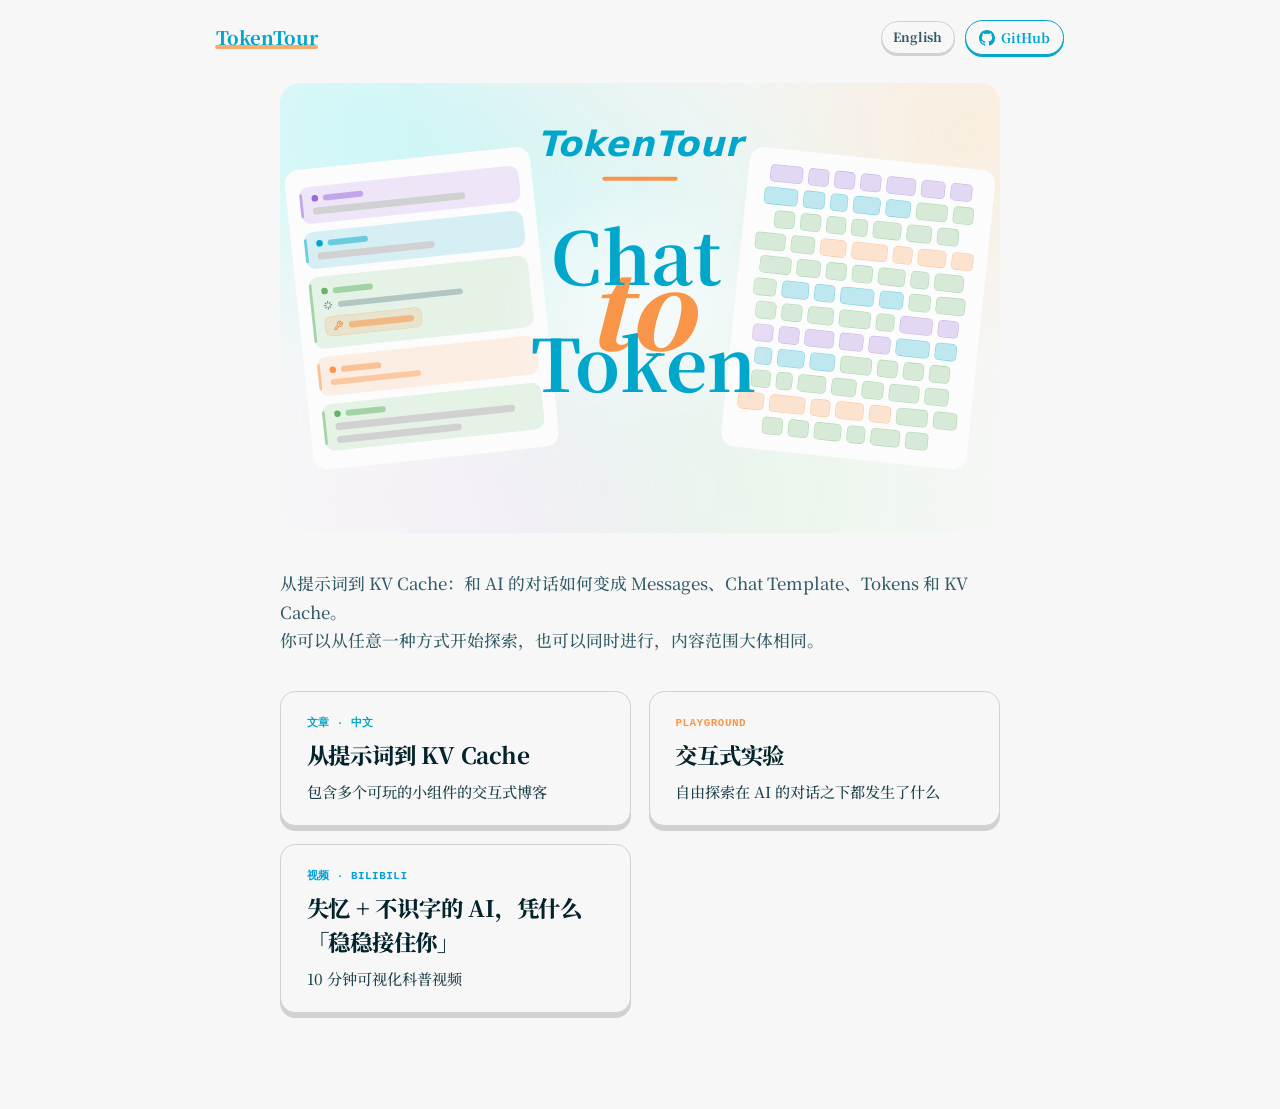
<file: chat2token/zh/index.html>
<!DOCTYPE html><html lang="zh-CN"> <head><meta charset="UTF-8"><meta name="viewport" content="width=device-width"><meta name="description" content="TokenTour — interactive visualization from agentic messages to KV cache"><title>Chat to Token · TokenTour</title><link rel="preconnect" href="https://fonts.googleapis.com"><link rel="preconnect" href="https://fonts.gstatic.com" crossorigin><link rel="stylesheet" href="https://fonts.googleapis.com/css2?family=Noto+Serif+SC:wght@400;500;600;700&display=swap"><link rel="stylesheet" href="/_astro/Layout.DGezCr8Q.css">
<style>.site-actions[data-astro-cid-3ef6ksr2]{display:inline-flex;align-items:center;gap:.65rem}.site-brand[data-astro-cid-3ef6ksr2]{position:relative;isolation:isolate;font-size:1.15rem;font-weight:800;letter-spacing:-.01em;color:var(--color-primary-500)!important}.site-brand[data-astro-cid-3ef6ksr2]:before{content:"";position:absolute;z-index:-1;left:-.06em;right:-.06em;bottom:.14em;height:.2em;background:color-mix(in oklch,var(--color-accent-500) 78%,transparent);border-radius:2px}.site-lang[data-astro-cid-3ef6ksr2]{display:inline-flex;align-items:center;justify-content:center;min-width:3.25rem;padding:.36rem .72rem;border:1.5px solid var(--color-rule);border-radius:999px;background:var(--color-paper);box-shadow:0 2px 0 0 var(--color-rule);font-size:.78rem;font-weight:800;color:var(--color-ink-soft)!important;transition:transform .12s ease,box-shadow .12s ease,color .15s ease,border-color .15s ease}.site-lang[data-astro-cid-3ef6ksr2]:hover{transform:translateY(-1px);border-color:var(--color-primary-500);color:var(--color-primary-500)!important;box-shadow:0 4px color-mix(in oklch,var(--color-primary-500) 28%,white)}.site-lang[data-astro-cid-3ef6ksr2]:active{transform:translateY(2px);box-shadow:0 0 0 0 var(--color-rule)}.site-gh[data-astro-cid-3ef6ksr2]{display:inline-flex;align-items:center;gap:.4rem;padding:.42rem .8rem;border:1.5px solid var(--color-primary-500);border-radius:999px;background:var(--color-paper);box-shadow:0 2px 0 0 var(--color-primary-500);font-size:.82rem;font-weight:700;color:var(--color-primary-500)!important;transition:transform .12s ease,box-shadow .12s ease,background .15s ease,color .15s ease,border-color .15s ease}.site-gh[data-astro-cid-3ef6ksr2]:hover{transform:translateY(-1px);border-color:var(--color-primary-500);background:var(--color-primary-500);color:#fff!important;box-shadow:0 4px 0 0 var(--color-primary-700)}.site-gh[data-astro-cid-3ef6ksr2]:active{transform:translateY(2px);box-shadow:0 0 0 0 var(--color-primary-700)}@media(max-width:520px){.site-actions[data-astro-cid-3ef6ksr2]{gap:.45rem}.site-gh[data-astro-cid-3ef6ksr2] span[data-astro-cid-3ef6ksr2]{display:none}.site-gh[data-astro-cid-3ef6ksr2],.site-lang[data-astro-cid-3ef6ksr2]{padding-inline:.68rem}}
</style>
<link rel="stylesheet" href="/_astro/CoverHero.C9RZPuMT.css">
<style>.tcard[data-astro-cid-qvmzpehu]{--accent: var(--color-primary-500);--edge: var(--color-rule);--press: 5px;position:relative;isolation:isolate;overflow:hidden;display:flex;flex-direction:column;gap:.45rem;padding:1.45rem 1.6rem 1.3rem;border:1.5px solid var(--color-rule);border-radius:.95rem;background:var(--color-paper);box-shadow:0 var(--press) 0 0 var(--edge);text-decoration:none;transition:transform .15s ease,box-shadow .15s ease,border-color .2s ease}.tcard[data-astro-cid-qvmzpehu]:hover{transform:translateY(-3px);border-color:color-mix(in oklch,var(--accent) 60%,white);--edge: color-mix(in oklch, var(--accent) 32%, white);box-shadow:0 8px 0 0 var(--edge)}.tcard[data-astro-cid-qvmzpehu]:active{transform:translateY(var(--press));box-shadow:0 0 0 0 var(--edge)}.tcard__fog[data-astro-cid-qvmzpehu]{position:absolute;inset:-40%;z-index:0;opacity:0;transition:opacity .4s ease;pointer-events:none;filter:blur(44px);background:radial-gradient(60% 66% at calc(var(--mx, 50%)) calc(var(--my, 50%)),oklch(.94 .085 350 / .66),transparent 80%),radial-gradient(64% 70% at calc(100% - var(--mx, 50%) * .7) calc(var(--my, 50%) * .6 + 6%),oklch(.95 .08 58 / .62),transparent 80%),radial-gradient(66% 72% at calc(var(--mx, 50%) * .6 + 12%) calc(100% - var(--my, 50%) * .7),oklch(.93 .095 295 / .64),transparent 80%),radial-gradient(62% 68% at calc(100% - var(--mx, 50%) * .5) calc(100% - var(--my, 50%) * .55),oklch(.94 .08 240 / .58),transparent 80%),radial-gradient(70% 76% at calc(var(--mx, 50%) * .45 + 28%) calc(var(--my, 50%) * .45 + 26%),oklch(.95 .07 175 / .5),transparent 84%)}.tcard[data-astro-cid-qvmzpehu]:hover .tcard__fog[data-astro-cid-qvmzpehu]{opacity:1}.tcard[data-astro-cid-qvmzpehu]>[data-astro-cid-qvmzpehu]:not(.tcard__fog){position:relative;z-index:1}.tcard__eyebrow[data-astro-cid-qvmzpehu]{font-family:var(--font-mono);font-size:.68rem;font-weight:700;letter-spacing:.05em;text-transform:uppercase;color:var(--accent)}.tcard__title[data-astro-cid-qvmzpehu]{font-size:1.4rem;font-weight:800;letter-spacing:-.01em;color:var(--color-ink)}.tcard__sub[data-astro-cid-qvmzpehu]{font-size:.95rem;font-weight:600;color:var(--color-ink)}.tcard__desc[data-astro-cid-qvmzpehu]{font-size:.95rem;line-height:1.65;color:color-mix(in oklch,var(--color-ink-soft) 55%,var(--color-ink))}.tcard__go[data-astro-cid-qvmzpehu]{margin-top:.4rem;font-size:.85rem;font-weight:700;color:var(--accent)}.tcard__arrow[data-astro-cid-qvmzpehu]{display:inline-block;transition:transform .18s ease}.tcard[data-astro-cid-qvmzpehu]:hover .tcard__arrow[data-astro-cid-qvmzpehu]{transform:translate(3px)}
.hub[data-astro-cid-nkn5av3c]{padding-top:.5rem}.hub__lede[data-astro-cid-nkn5av3c]{margin:2.25rem 0;font-size:1.05rem;line-height:1.7;color:var(--color-ink-soft)}.hub__grid[data-astro-cid-nkn5av3c]{display:grid;grid-template-columns:repeat(auto-fit,minmax(16rem,1fr));gap:1.1rem}
</style></head> <body class="min-h-screen">  <header class="site-bar" data-astro-cid-3ef6ksr2> <a class="site-brand" href="/" data-astro-cid-3ef6ksr2>TokenTour</a> <nav class="site-actions" aria-label="Site links" data-astro-cid-3ef6ksr2> <a class="site-lang" href="/chat2token" aria-label="Switch to English" data-astro-cid-3ef6ksr2> English </a> <a class="site-gh" href="https://github.com/flwfdd/TokenTour" target="_blank" rel="noopener" data-astro-cid-3ef6ksr2> <svg viewBox="0 0 16 16" width="16" height="16" fill="currentColor" aria-hidden="true" data-astro-cid-3ef6ksr2> <path d="M8 0C3.58 0 0 3.58 0 8c0 3.54 2.29 6.53 5.47 7.59.4.07.55-.17.55-.38 0-.19-.01-.82-.01-1.49-2.01.37-2.53-.49-2.69-.94-.09-.23-.48-.94-.82-1.13-.28-.15-.68-.52-.01-.53.63-.01 1.08.58 1.23.82.72 1.21 1.87.87 2.33.66.07-.52.28-.87.51-1.07-1.78-.2-3.64-.89-3.64-3.95 0-.87.31-1.59.82-2.15-.08-.2-.36-1.02.08-2.12 0 0 .67-.21 2.2.82.64-.18 1.32-.27 2-.27.68 0 1.36.09 2 .27 1.53-1.04 2.2-.82 2.2-.82.44 1.1.16 1.92.08 2.12.51.56.82 1.27.82 2.15 0 3.07-1.87 3.75-3.65 3.95.29.25.54.73.54 1.48 0 1.07-.01 1.93-.01 2.2 0 .21.15.46.55.38A8.01 8.01 0 0016 8c0-4.42-3.58-8-8-8z" data-astro-cid-3ef6ksr2></path> </svg> <span data-astro-cid-3ef6ksr2>GitHub</span> </a> </nav> </header> <main class="column hub" data-astro-cid-nkn5av3c> <section class="cover" aria-label="Chat to Token 封面" data-astro-cid-ry7qtlxd> <div class="cover__fog" data-cover-fog data-astro-cid-ry7qtlxd></div> <div class="cover__stage" data-astro-cid-ry7qtlxd>  <div class="cover__card-pos cover__card-pos--left" data-astro-cid-ry7qtlxd> <div class="ch-card" data-astro-cid-ry7qtlxd>  <div class="ch-role" style="min-height:68px;background:color-mix(in oklch, oklch(0.62 0.17 300) 15%, transparent)" data-astro-cid-ry7qtlxd> <span class="ch-rail" style="background:oklch(0.62 0.17 300)" data-astro-cid-ry7qtlxd></span> <div class="ch-head" data-astro-cid-ry7qtlxd> <span class="ch-dot" style="background:oklch(0.62 0.17 300)" data-astro-cid-ry7qtlxd></span> <span class="ch-bar" style="width:74px;height:11px;background:color-mix(in oklch, oklch(0.62 0.17 300) 50%, transparent)" data-astro-cid-ry7qtlxd></span> </div> <span class="ch-bar" style="width:78%;background:oklch(0.86 0 0)" data-astro-cid-ry7qtlxd></span> </div>  <div class="ch-role" style="min-height:68px;background:color-mix(in oklch, oklch(0.67 0.13 218) 15%, transparent)" data-astro-cid-ry7qtlxd> <span class="ch-rail" style="background:oklch(0.67 0.13 218)" data-astro-cid-ry7qtlxd></span> <div class="ch-head" data-astro-cid-ry7qtlxd> <span class="ch-dot" style="background:oklch(0.67 0.13 218)" data-astro-cid-ry7qtlxd></span> <span class="ch-bar" style="width:74px;height:11px;background:color-mix(in oklch, oklch(0.67 0.13 218) 50%, transparent)" data-astro-cid-ry7qtlxd></span> </div> <span class="ch-bar" style="width:60%;background:oklch(0.86 0 0)" data-astro-cid-ry7qtlxd></span> </div>  <div class="ch-role" style="min-height:132px;background:color-mix(in oklch, oklch(0.7 0.14 145) 15%, transparent)" data-astro-cid-ry7qtlxd> <span class="ch-rail" style="background:oklch(0.7 0.14 145)" data-astro-cid-ry7qtlxd></span> <div class="ch-head" data-astro-cid-ry7qtlxd> <span class="ch-dot" style="background:oklch(0.7 0.14 145)" data-astro-cid-ry7qtlxd></span> <span class="ch-bar" style="width:74px;height:11px;background:color-mix(in oklch, oklch(0.7 0.14 145) 50%, transparent)" data-astro-cid-ry7qtlxd></span> </div> <div class="ch-head" data-astro-cid-ry7qtlxd> <svg class="ch-icon" viewBox="0 0 24 24" fill="none" stroke="oklch(0.6 0.04 218)" stroke-width="2.4" stroke-linecap="round" stroke-linejoin="round" data-astro-cid-ry7qtlxd><path d="M12 3v4 M12 17v4 M3 12h4 M17 12h4 M6.3 6.3l2.1 2.1 M15.6 15.6l2.1 2.1 M17.7 6.3l-2.1 2.1 M8.4 15.6l-2.1 2.1" data-astro-cid-ry7qtlxd></path></svg> <span class="ch-bar" style="width:64%;height:11px;background:color-mix(in oklch, oklch(0.6 0.04 218) 40%, transparent)" data-astro-cid-ry7qtlxd></span> </div> <div class="ch-tool" style="background:color-mix(in oklch, oklch(0.76 0.15 55) 16%, transparent);border:1.5px solid color-mix(in oklch, oklch(0.76 0.15 55) 32%, transparent)" data-astro-cid-ry7qtlxd> <svg class="ch-icon" viewBox="0 0 24 24" fill="none" stroke="oklch(0.76 0.15 55)" stroke-width="2.4" stroke-linecap="round" stroke-linejoin="round" data-astro-cid-ry7qtlxd><path d="M14.7 6.3a1 1 0 0 0 0 1.4l1.6 1.6a1 1 0 0 0 1.4 0l3.77-3.77a6 6 0 0 1-7.94 7.94l-6.91 6.91a2.12 2.12 0 0 1-3-3l6.91-6.91a6 6 0 0 1 7.94-7.94l-3.76 3.76z" data-astro-cid-ry7qtlxd></path></svg> <span class="ch-bar" style="width:120px;height:12px;background:color-mix(in oklch, oklch(0.76 0.15 55) 55%, transparent)" data-astro-cid-ry7qtlxd></span> </div> </div>  <div class="ch-role" style="min-height:72px;background:color-mix(in oklch, oklch(0.76 0.15 55) 15%, transparent)" data-astro-cid-ry7qtlxd> <span class="ch-rail" style="background:oklch(0.76 0.15 55)" data-astro-cid-ry7qtlxd></span> <div class="ch-head" data-astro-cid-ry7qtlxd> <span class="ch-dot" style="background:oklch(0.76 0.15 55)" data-astro-cid-ry7qtlxd></span> <span class="ch-bar" style="width:74px;height:11px;background:color-mix(in oklch, oklch(0.76 0.15 55) 50%, transparent)" data-astro-cid-ry7qtlxd></span> </div> <span class="ch-bar" style="width:46%;height:11px;background:color-mix(in oklch, oklch(0.76 0.15 55) 42%, transparent)" data-astro-cid-ry7qtlxd></span> </div>  <div class="ch-role" style="min-height:86px;background:color-mix(in oklch, oklch(0.7 0.14 145) 15%, transparent)" data-astro-cid-ry7qtlxd> <span class="ch-rail" style="background:oklch(0.7 0.14 145)" data-astro-cid-ry7qtlxd></span> <div class="ch-head" data-astro-cid-ry7qtlxd> <span class="ch-dot" style="background:oklch(0.7 0.14 145)" data-astro-cid-ry7qtlxd></span> <span class="ch-bar" style="width:74px;height:11px;background:color-mix(in oklch, oklch(0.7 0.14 145) 50%, transparent)" data-astro-cid-ry7qtlxd></span> </div> <span class="ch-bar" style="width:92%;background:oklch(0.86 0 0)" data-astro-cid-ry7qtlxd></span> <span class="ch-bar" style="width:64%;background:oklch(0.86 0 0)" data-astro-cid-ry7qtlxd></span> </div> </div> </div>  <div class="cover__card-pos cover__card-pos--right" data-astro-cid-ry7qtlxd> <div class="tk-card" data-astro-cid-ry7qtlxd> <span class="tk-block" style="width:60px;background:color-mix(in oklch, oklch(0.62 0.17 300) 24%, transparent);border:1.5px solid color-mix(in oklch, oklch(0.62 0.17 300) 42%, transparent)" data-astro-cid-ry7qtlxd></span><span class="tk-block" style="width:38px;background:color-mix(in oklch, oklch(0.62 0.17 300) 24%, transparent);border:1.5px solid color-mix(in oklch, oklch(0.62 0.17 300) 42%, transparent)" data-astro-cid-ry7qtlxd></span><span class="tk-block" style="width:38px;background:color-mix(in oklch, oklch(0.62 0.17 300) 24%, transparent);border:1.5px solid color-mix(in oklch, oklch(0.62 0.17 300) 42%, transparent)" data-astro-cid-ry7qtlxd></span><span class="tk-block" style="width:38px;background:color-mix(in oklch, oklch(0.62 0.17 300) 24%, transparent);border:1.5px solid color-mix(in oklch, oklch(0.62 0.17 300) 42%, transparent)" data-astro-cid-ry7qtlxd></span><span class="tk-block" style="width:54px;background:color-mix(in oklch, oklch(0.62 0.17 300) 24%, transparent);border:1.5px solid color-mix(in oklch, oklch(0.62 0.17 300) 42%, transparent)" data-astro-cid-ry7qtlxd></span><span class="tk-block" style="width:44px;background:color-mix(in oklch, oklch(0.62 0.17 300) 24%, transparent);border:1.5px solid color-mix(in oklch, oklch(0.62 0.17 300) 42%, transparent)" data-astro-cid-ry7qtlxd></span><span class="tk-block" style="width:40px;background:color-mix(in oklch, oklch(0.62 0.17 300) 24%, transparent);border:1.5px solid color-mix(in oklch, oklch(0.62 0.17 300) 42%, transparent)" data-astro-cid-ry7qtlxd></span><span class="tk-block" style="width:62px;background:color-mix(in oklch, oklch(0.67 0.13 218) 24%, transparent);border:1.5px solid color-mix(in oklch, oklch(0.67 0.13 218) 42%, transparent)" data-astro-cid-ry7qtlxd></span><span class="tk-block" style="width:40px;background:color-mix(in oklch, oklch(0.67 0.13 218) 24%, transparent);border:1.5px solid color-mix(in oklch, oklch(0.67 0.13 218) 42%, transparent)" data-astro-cid-ry7qtlxd></span><span class="tk-block" style="width:32px;background:color-mix(in oklch, oklch(0.67 0.13 218) 24%, transparent);border:1.5px solid color-mix(in oklch, oklch(0.67 0.13 218) 42%, transparent)" data-astro-cid-ry7qtlxd></span><span class="tk-block" style="width:50px;background:color-mix(in oklch, oklch(0.67 0.13 218) 24%, transparent);border:1.5px solid color-mix(in oklch, oklch(0.67 0.13 218) 42%, transparent)" data-astro-cid-ry7qtlxd></span><span class="tk-block" style="width:46px;background:color-mix(in oklch, oklch(0.67 0.13 218) 24%, transparent);border:1.5px solid color-mix(in oklch, oklch(0.67 0.13 218) 42%, transparent)" data-astro-cid-ry7qtlxd></span><span class="tk-block" style="width:58px;background:color-mix(in oklch, oklch(0.7 0.14 145) 24%, transparent);border:1.5px solid color-mix(in oklch, oklch(0.7 0.14 145) 42%, transparent)" data-astro-cid-ry7qtlxd></span><span class="tk-block" style="width:38px;background:color-mix(in oklch, oklch(0.7 0.14 145) 24%, transparent);border:1.5px solid color-mix(in oklch, oklch(0.7 0.14 145) 42%, transparent)" data-astro-cid-ry7qtlxd></span><span class="tk-block" style="width:38px;background:color-mix(in oklch, oklch(0.7 0.14 145) 24%, transparent);border:1.5px solid color-mix(in oklch, oklch(0.7 0.14 145) 42%, transparent)" data-astro-cid-ry7qtlxd></span><span class="tk-block" style="width:38px;background:color-mix(in oklch, oklch(0.7 0.14 145) 24%, transparent);border:1.5px solid color-mix(in oklch, oklch(0.7 0.14 145) 42%, transparent)" data-astro-cid-ry7qtlxd></span><span class="tk-block" style="width:36px;background:color-mix(in oklch, oklch(0.7 0.14 145) 24%, transparent);border:1.5px solid color-mix(in oklch, oklch(0.7 0.14 145) 42%, transparent)" data-astro-cid-ry7qtlxd></span><span class="tk-block" style="width:30px;background:color-mix(in oklch, oklch(0.7 0.14 145) 24%, transparent);border:1.5px solid color-mix(in oklch, oklch(0.7 0.14 145) 42%, transparent)" data-astro-cid-ry7qtlxd></span><span class="tk-block" style="width:52px;background:color-mix(in oklch, oklch(0.7 0.14 145) 24%, transparent);border:1.5px solid color-mix(in oklch, oklch(0.7 0.14 145) 42%, transparent)" data-astro-cid-ry7qtlxd></span><span class="tk-block" style="width:46px;background:color-mix(in oklch, oklch(0.7 0.14 145) 24%, transparent);border:1.5px solid color-mix(in oklch, oklch(0.7 0.14 145) 42%, transparent)" data-astro-cid-ry7qtlxd></span><span class="tk-block" style="width:40px;background:color-mix(in oklch, oklch(0.7 0.14 145) 24%, transparent);border:1.5px solid color-mix(in oklch, oklch(0.7 0.14 145) 42%, transparent)" data-astro-cid-ry7qtlxd></span><span class="tk-block" style="width:56px;background:color-mix(in oklch, oklch(0.7 0.14 145) 24%, transparent);border:1.5px solid color-mix(in oklch, oklch(0.7 0.14 145) 42%, transparent)" data-astro-cid-ry7qtlxd></span><span class="tk-block" style="width:44px;background:color-mix(in oklch, oklch(0.7 0.14 145) 24%, transparent);border:1.5px solid color-mix(in oklch, oklch(0.7 0.14 145) 42%, transparent)" data-astro-cid-ry7qtlxd></span><span class="tk-block" style="width:48px;background:color-mix(in oklch, oklch(0.76 0.15 55) 24%, transparent);border:1.5px solid color-mix(in oklch, oklch(0.76 0.15 55) 42%, transparent)" data-astro-cid-ry7qtlxd></span><span class="tk-block" style="width:66px;background:color-mix(in oklch, oklch(0.76 0.15 55) 24%, transparent);border:1.5px solid color-mix(in oklch, oklch(0.76 0.15 55) 42%, transparent)" data-astro-cid-ry7qtlxd></span><span class="tk-block" style="width:36px;background:color-mix(in oklch, oklch(0.76 0.15 55) 24%, transparent);border:1.5px solid color-mix(in oklch, oklch(0.76 0.15 55) 42%, transparent)" data-astro-cid-ry7qtlxd></span><span class="tk-block" style="width:52px;background:color-mix(in oklch, oklch(0.76 0.15 55) 24%, transparent);border:1.5px solid color-mix(in oklch, oklch(0.76 0.15 55) 42%, transparent)" data-astro-cid-ry7qtlxd></span><span class="tk-block" style="width:40px;background:color-mix(in oklch, oklch(0.76 0.15 55) 24%, transparent);border:1.5px solid color-mix(in oklch, oklch(0.76 0.15 55) 42%, transparent)" data-astro-cid-ry7qtlxd></span><span class="tk-block" style="width:58px;background:color-mix(in oklch, oklch(0.7 0.14 145) 24%, transparent);border:1.5px solid color-mix(in oklch, oklch(0.7 0.14 145) 42%, transparent)" data-astro-cid-ry7qtlxd></span><span class="tk-block" style="width:44px;background:color-mix(in oklch, oklch(0.7 0.14 145) 24%, transparent);border:1.5px solid color-mix(in oklch, oklch(0.7 0.14 145) 42%, transparent)" data-astro-cid-ry7qtlxd></span><span class="tk-block" style="width:38px;background:color-mix(in oklch, oklch(0.7 0.14 145) 24%, transparent);border:1.5px solid color-mix(in oklch, oklch(0.7 0.14 145) 42%, transparent)" data-astro-cid-ry7qtlxd></span><span class="tk-block" style="width:38px;background:color-mix(in oklch, oklch(0.7 0.14 145) 24%, transparent);border:1.5px solid color-mix(in oklch, oklch(0.7 0.14 145) 42%, transparent)" data-astro-cid-ry7qtlxd></span><span class="tk-block" style="width:50px;background:color-mix(in oklch, oklch(0.7 0.14 145) 24%, transparent);border:1.5px solid color-mix(in oklch, oklch(0.7 0.14 145) 42%, transparent)" data-astro-cid-ry7qtlxd></span><span class="tk-block" style="width:34px;background:color-mix(in oklch, oklch(0.7 0.14 145) 24%, transparent);border:1.5px solid color-mix(in oklch, oklch(0.7 0.14 145) 42%, transparent)" data-astro-cid-ry7qtlxd></span><span class="tk-block" style="width:54px;background:color-mix(in oklch, oklch(0.7 0.14 145) 24%, transparent);border:1.5px solid color-mix(in oklch, oklch(0.7 0.14 145) 42%, transparent)" data-astro-cid-ry7qtlxd></span><span class="tk-block" style="width:42px;background:color-mix(in oklch, oklch(0.7 0.14 145) 24%, transparent);border:1.5px solid color-mix(in oklch, oklch(0.7 0.14 145) 42%, transparent)" data-astro-cid-ry7qtlxd></span><span class="tk-block" style="width:50px;background:color-mix(in oklch, oklch(0.67 0.13 218) 24%, transparent);border:1.5px solid color-mix(in oklch, oklch(0.67 0.13 218) 42%, transparent)" data-astro-cid-ry7qtlxd></span><span class="tk-block" style="width:38px;background:color-mix(in oklch, oklch(0.67 0.13 218) 24%, transparent);border:1.5px solid color-mix(in oklch, oklch(0.67 0.13 218) 42%, transparent)" data-astro-cid-ry7qtlxd></span><span class="tk-block" style="width:62px;background:color-mix(in oklch, oklch(0.67 0.13 218) 24%, transparent);border:1.5px solid color-mix(in oklch, oklch(0.67 0.13 218) 42%, transparent)" data-astro-cid-ry7qtlxd></span><span class="tk-block" style="width:44px;background:color-mix(in oklch, oklch(0.67 0.13 218) 24%, transparent);border:1.5px solid color-mix(in oklch, oklch(0.67 0.13 218) 42%, transparent)" data-astro-cid-ry7qtlxd></span><span class="tk-block" style="width:40px;background:color-mix(in oklch, oklch(0.7 0.14 145) 24%, transparent);border:1.5px solid color-mix(in oklch, oklch(0.7 0.14 145) 42%, transparent)" data-astro-cid-ry7qtlxd></span><span class="tk-block" style="width:54px;background:color-mix(in oklch, oklch(0.7 0.14 145) 24%, transparent);border:1.5px solid color-mix(in oklch, oklch(0.7 0.14 145) 42%, transparent)" data-astro-cid-ry7qtlxd></span><span class="tk-block" style="width:38px;background:color-mix(in oklch, oklch(0.7 0.14 145) 24%, transparent);border:1.5px solid color-mix(in oklch, oklch(0.7 0.14 145) 42%, transparent)" data-astro-cid-ry7qtlxd></span><span class="tk-block" style="width:38px;background:color-mix(in oklch, oklch(0.7 0.14 145) 24%, transparent);border:1.5px solid color-mix(in oklch, oklch(0.7 0.14 145) 42%, transparent)" data-astro-cid-ry7qtlxd></span><span class="tk-block" style="width:48px;background:color-mix(in oklch, oklch(0.7 0.14 145) 24%, transparent);border:1.5px solid color-mix(in oklch, oklch(0.7 0.14 145) 42%, transparent)" data-astro-cid-ry7qtlxd></span><span class="tk-block" style="width:58px;background:color-mix(in oklch, oklch(0.7 0.14 145) 24%, transparent);border:1.5px solid color-mix(in oklch, oklch(0.7 0.14 145) 42%, transparent)" data-astro-cid-ry7qtlxd></span><span class="tk-block" style="width:34px;background:color-mix(in oklch, oklch(0.7 0.14 145) 24%, transparent);border:1.5px solid color-mix(in oklch, oklch(0.7 0.14 145) 42%, transparent)" data-astro-cid-ry7qtlxd></span><span class="tk-block" style="width:60px;background:color-mix(in oklch, oklch(0.62 0.17 300) 24%, transparent);border:1.5px solid color-mix(in oklch, oklch(0.62 0.17 300) 42%, transparent)" data-astro-cid-ry7qtlxd></span><span class="tk-block" style="width:38px;background:color-mix(in oklch, oklch(0.62 0.17 300) 24%, transparent);border:1.5px solid color-mix(in oklch, oklch(0.62 0.17 300) 42%, transparent)" data-astro-cid-ry7qtlxd></span><span class="tk-block" style="width:38px;background:color-mix(in oklch, oklch(0.62 0.17 300) 24%, transparent);border:1.5px solid color-mix(in oklch, oklch(0.62 0.17 300) 42%, transparent)" data-astro-cid-ry7qtlxd></span><span class="tk-block" style="width:38px;background:color-mix(in oklch, oklch(0.62 0.17 300) 24%, transparent);border:1.5px solid color-mix(in oklch, oklch(0.62 0.17 300) 42%, transparent)" data-astro-cid-ry7qtlxd></span><span class="tk-block" style="width:54px;background:color-mix(in oklch, oklch(0.62 0.17 300) 24%, transparent);border:1.5px solid color-mix(in oklch, oklch(0.62 0.17 300) 42%, transparent)" data-astro-cid-ry7qtlxd></span><span class="tk-block" style="width:44px;background:color-mix(in oklch, oklch(0.62 0.17 300) 24%, transparent);border:1.5px solid color-mix(in oklch, oklch(0.62 0.17 300) 42%, transparent)" data-astro-cid-ry7qtlxd></span><span class="tk-block" style="width:40px;background:color-mix(in oklch, oklch(0.62 0.17 300) 24%, transparent);border:1.5px solid color-mix(in oklch, oklch(0.62 0.17 300) 42%, transparent)" data-astro-cid-ry7qtlxd></span><span class="tk-block" style="width:62px;background:color-mix(in oklch, oklch(0.67 0.13 218) 24%, transparent);border:1.5px solid color-mix(in oklch, oklch(0.67 0.13 218) 42%, transparent)" data-astro-cid-ry7qtlxd></span><span class="tk-block" style="width:40px;background:color-mix(in oklch, oklch(0.67 0.13 218) 24%, transparent);border:1.5px solid color-mix(in oklch, oklch(0.67 0.13 218) 42%, transparent)" data-astro-cid-ry7qtlxd></span><span class="tk-block" style="width:32px;background:color-mix(in oklch, oklch(0.67 0.13 218) 24%, transparent);border:1.5px solid color-mix(in oklch, oklch(0.67 0.13 218) 42%, transparent)" data-astro-cid-ry7qtlxd></span><span class="tk-block" style="width:50px;background:color-mix(in oklch, oklch(0.67 0.13 218) 24%, transparent);border:1.5px solid color-mix(in oklch, oklch(0.67 0.13 218) 42%, transparent)" data-astro-cid-ry7qtlxd></span><span class="tk-block" style="width:46px;background:color-mix(in oklch, oklch(0.67 0.13 218) 24%, transparent);border:1.5px solid color-mix(in oklch, oklch(0.67 0.13 218) 42%, transparent)" data-astro-cid-ry7qtlxd></span><span class="tk-block" style="width:58px;background:color-mix(in oklch, oklch(0.7 0.14 145) 24%, transparent);border:1.5px solid color-mix(in oklch, oklch(0.7 0.14 145) 42%, transparent)" data-astro-cid-ry7qtlxd></span><span class="tk-block" style="width:38px;background:color-mix(in oklch, oklch(0.7 0.14 145) 24%, transparent);border:1.5px solid color-mix(in oklch, oklch(0.7 0.14 145) 42%, transparent)" data-astro-cid-ry7qtlxd></span><span class="tk-block" style="width:38px;background:color-mix(in oklch, oklch(0.7 0.14 145) 24%, transparent);border:1.5px solid color-mix(in oklch, oklch(0.7 0.14 145) 42%, transparent)" data-astro-cid-ry7qtlxd></span><span class="tk-block" style="width:38px;background:color-mix(in oklch, oklch(0.7 0.14 145) 24%, transparent);border:1.5px solid color-mix(in oklch, oklch(0.7 0.14 145) 42%, transparent)" data-astro-cid-ry7qtlxd></span><span class="tk-block" style="width:36px;background:color-mix(in oklch, oklch(0.7 0.14 145) 24%, transparent);border:1.5px solid color-mix(in oklch, oklch(0.7 0.14 145) 42%, transparent)" data-astro-cid-ry7qtlxd></span><span class="tk-block" style="width:30px;background:color-mix(in oklch, oklch(0.7 0.14 145) 24%, transparent);border:1.5px solid color-mix(in oklch, oklch(0.7 0.14 145) 42%, transparent)" data-astro-cid-ry7qtlxd></span><span class="tk-block" style="width:52px;background:color-mix(in oklch, oklch(0.7 0.14 145) 24%, transparent);border:1.5px solid color-mix(in oklch, oklch(0.7 0.14 145) 42%, transparent)" data-astro-cid-ry7qtlxd></span><span class="tk-block" style="width:46px;background:color-mix(in oklch, oklch(0.7 0.14 145) 24%, transparent);border:1.5px solid color-mix(in oklch, oklch(0.7 0.14 145) 42%, transparent)" data-astro-cid-ry7qtlxd></span><span class="tk-block" style="width:40px;background:color-mix(in oklch, oklch(0.7 0.14 145) 24%, transparent);border:1.5px solid color-mix(in oklch, oklch(0.7 0.14 145) 42%, transparent)" data-astro-cid-ry7qtlxd></span><span class="tk-block" style="width:56px;background:color-mix(in oklch, oklch(0.7 0.14 145) 24%, transparent);border:1.5px solid color-mix(in oklch, oklch(0.7 0.14 145) 42%, transparent)" data-astro-cid-ry7qtlxd></span><span class="tk-block" style="width:44px;background:color-mix(in oklch, oklch(0.7 0.14 145) 24%, transparent);border:1.5px solid color-mix(in oklch, oklch(0.7 0.14 145) 42%, transparent)" data-astro-cid-ry7qtlxd></span><span class="tk-block" style="width:48px;background:color-mix(in oklch, oklch(0.76 0.15 55) 24%, transparent);border:1.5px solid color-mix(in oklch, oklch(0.76 0.15 55) 42%, transparent)" data-astro-cid-ry7qtlxd></span><span class="tk-block" style="width:66px;background:color-mix(in oklch, oklch(0.76 0.15 55) 24%, transparent);border:1.5px solid color-mix(in oklch, oklch(0.76 0.15 55) 42%, transparent)" data-astro-cid-ry7qtlxd></span><span class="tk-block" style="width:36px;background:color-mix(in oklch, oklch(0.76 0.15 55) 24%, transparent);border:1.5px solid color-mix(in oklch, oklch(0.76 0.15 55) 42%, transparent)" data-astro-cid-ry7qtlxd></span><span class="tk-block" style="width:52px;background:color-mix(in oklch, oklch(0.76 0.15 55) 24%, transparent);border:1.5px solid color-mix(in oklch, oklch(0.76 0.15 55) 42%, transparent)" data-astro-cid-ry7qtlxd></span><span class="tk-block" style="width:40px;background:color-mix(in oklch, oklch(0.76 0.15 55) 24%, transparent);border:1.5px solid color-mix(in oklch, oklch(0.76 0.15 55) 42%, transparent)" data-astro-cid-ry7qtlxd></span><span class="tk-block" style="width:58px;background:color-mix(in oklch, oklch(0.7 0.14 145) 24%, transparent);border:1.5px solid color-mix(in oklch, oklch(0.7 0.14 145) 42%, transparent)" data-astro-cid-ry7qtlxd></span><span class="tk-block" style="width:44px;background:color-mix(in oklch, oklch(0.7 0.14 145) 24%, transparent);border:1.5px solid color-mix(in oklch, oklch(0.7 0.14 145) 42%, transparent)" data-astro-cid-ry7qtlxd></span><span class="tk-block" style="width:38px;background:color-mix(in oklch, oklch(0.7 0.14 145) 24%, transparent);border:1.5px solid color-mix(in oklch, oklch(0.7 0.14 145) 42%, transparent)" data-astro-cid-ry7qtlxd></span><span class="tk-block" style="width:38px;background:color-mix(in oklch, oklch(0.7 0.14 145) 24%, transparent);border:1.5px solid color-mix(in oklch, oklch(0.7 0.14 145) 42%, transparent)" data-astro-cid-ry7qtlxd></span><span class="tk-block" style="width:50px;background:color-mix(in oklch, oklch(0.7 0.14 145) 24%, transparent);border:1.5px solid color-mix(in oklch, oklch(0.7 0.14 145) 42%, transparent)" data-astro-cid-ry7qtlxd></span><span class="tk-block" style="width:34px;background:color-mix(in oklch, oklch(0.7 0.14 145) 24%, transparent);border:1.5px solid color-mix(in oklch, oklch(0.7 0.14 145) 42%, transparent)" data-astro-cid-ry7qtlxd></span><span class="tk-block" style="width:54px;background:color-mix(in oklch, oklch(0.7 0.14 145) 24%, transparent);border:1.5px solid color-mix(in oklch, oklch(0.7 0.14 145) 42%, transparent)" data-astro-cid-ry7qtlxd></span><span class="tk-block" style="width:42px;background:color-mix(in oklch, oklch(0.7 0.14 145) 24%, transparent);border:1.5px solid color-mix(in oklch, oklch(0.7 0.14 145) 42%, transparent)" data-astro-cid-ry7qtlxd></span> </div> </div>  <div class="cover__eyebrow" data-astro-cid-ry7qtlxd> <div class="cover__brand" data-astro-cid-ry7qtlxd>TokenTour</div> <div class="cover__brand-rule" data-astro-cid-ry7qtlxd></div> </div>  <div class="cover__center" data-astro-cid-ry7qtlxd> <div class="cover__glow" data-astro-cid-ry7qtlxd></div> <div class="cover__title cover__title--stack" data-astro-cid-ry7qtlxd> <div class="cover__title-line cover__title-line--hero cover__title-line--primary" data-astro-cid-ry7qtlxd> Chat </div><div class="cover__title-line cover__title-line--connector cover__title-line--accent" data-astro-cid-ry7qtlxd> to </div><div class="cover__title-line cover__title-line--hero cover__title-line--primary" data-astro-cid-ry7qtlxd> Token </div> </div> </div> </div> </section>  <script type="module">function u(){const t=document.querySelector("[data-cover-fog]");if(!t||t.dataset.fogInit)return;t.dataset.fogInit="1";const s=t.closest(".cover"),i=s?.querySelector(".cover__stage");if(s&&i){const e=()=>{i.style.setProperty("--cover-scale",String(s.clientWidth/1320))};e(),new ResizeObserver(e).observe(s)}const m=window.matchMedia("(prefers-reduced-motion: reduce)").matches,o=(e,r,a,v,C,b,y,l,E,I,f)=>{const S=b+l*Math.cos(E*e+f),$=y+l*Math.sin(I*e+f);return`radial-gradient(42% 46% at ${S}% ${$}%, oklch(${a} ${v} ${r} / ${C}), transparent 72%)`},d=e=>[o(e,218,.93,.12,.62,26,32,18,1,1,0),o(e,55,.94,.11,.6,76,28,16,1,2,1.7),o(e,300,.93,.11,.54,30,74,17,2,1,3.1),o(e,145,.94,.1,.5,74,76,19,1,1,4.6),o(e,195,.95,.09,.44,50,50,15,2,2,2.2),o(e,28,.95,.08,.4,50,18,14,1,1,5.4)].join(",");if(m){t.style.background=d(0);return}let n=0;const g=performance.now(),c=e=>{const r=(e-g)/1e3%5,a=2*Math.PI*r/5;t.style.background=d(a),n=requestAnimationFrame(c)};n=requestAnimationFrame(c),new IntersectionObserver(e=>{for(const r of e)r.isIntersecting&&!n?n=requestAnimationFrame(c):!r.isIntersecting&&n&&(cancelAnimationFrame(n),n=0)}).observe(t)}u();document.addEventListener("astro:page-load",u);</script> <p class="hub__lede" data-astro-cid-nkn5av3c>
从提示词到 KV Cache：和 AI 的对话如何变成 Messages、Chat Template、Tokens 和 KV Cache。
<br data-astro-cid-nkn5av3c>
你可以从任意一种方式开始探索，也可以同时进行，内容范围大体相同。
</p> <div class="hub__grid" data-astro-cid-nkn5av3c> <a class="tcard" href="/chat2token/blog/zh" data-spotlight style="--accent:var(--color-primary-500)" data-astro-cid-qvmzpehu> <span class="tcard__fog" aria-hidden="true" data-astro-cid-qvmzpehu></span> <span class="tcard__eyebrow" data-astro-cid-qvmzpehu>文章 · 中文</span> <span class="tcard__title" data-astro-cid-qvmzpehu>从提示词到 KV Cache</span>  <span class="tcard__desc" data-astro-cid-qvmzpehu>包含多个可玩的小组件的交互式博客</span>  </a>  <script type="module">for(const t of document.querySelectorAll("[data-spotlight]")){let l=0,o=50,n=50;t.addEventListener("pointermove",r=>{const e=t.getBoundingClientRect();o=(r.clientX-e.left)/e.width*100,n=(r.clientY-e.top)/e.height*100,l||(l=requestAnimationFrame(()=>{t.style.setProperty("--mx",`${o}%`),t.style.setProperty("--my",`${n}%`),l=0}))})}</script><a class="tcard" href="/chat2token/playground/zh" data-spotlight style="--accent:var(--color-accent-500)" data-astro-cid-qvmzpehu> <span class="tcard__fog" aria-hidden="true" data-astro-cid-qvmzpehu></span> <span class="tcard__eyebrow" data-astro-cid-qvmzpehu>Playground</span> <span class="tcard__title" data-astro-cid-qvmzpehu>交互式实验</span>  <span class="tcard__desc" data-astro-cid-qvmzpehu>自由探索在 AI 的对话之下都发生了什么</span>  </a>  <a class="tcard" href="https://www.bilibili.com/video/BV1VWVz6TExk/" data-spotlight style="--accent:#00a1d6" target="_blank" rel="noopener noreferrer" data-astro-cid-qvmzpehu> <span class="tcard__fog" aria-hidden="true" data-astro-cid-qvmzpehu></span> <span class="tcard__eyebrow" data-astro-cid-qvmzpehu>视频 · Bilibili</span> <span class="tcard__title" data-astro-cid-qvmzpehu>失忆 + 不识字的 AI，凭什么「稳稳接住你」</span>  <span class="tcard__desc" data-astro-cid-qvmzpehu>10 分钟可视化科普视频</span>  </a>   </div> </main>  </body></html>
</file>
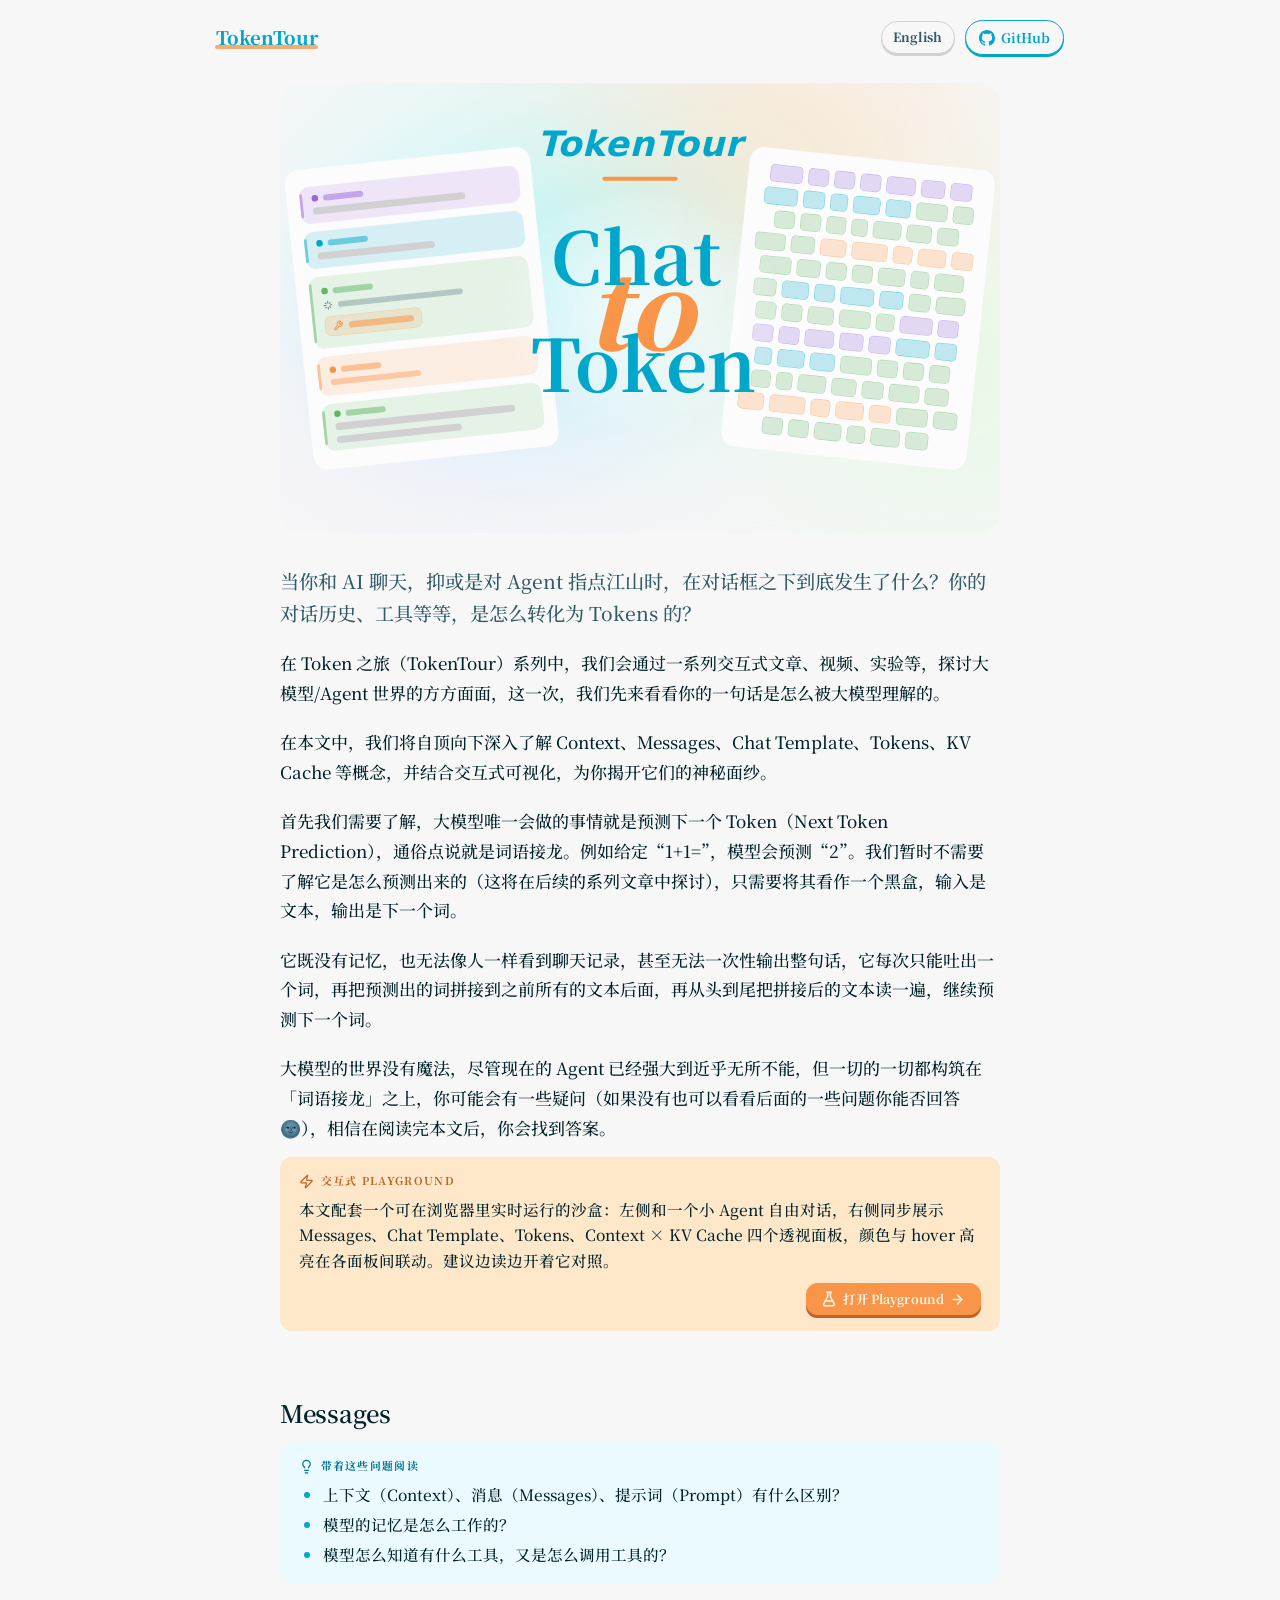
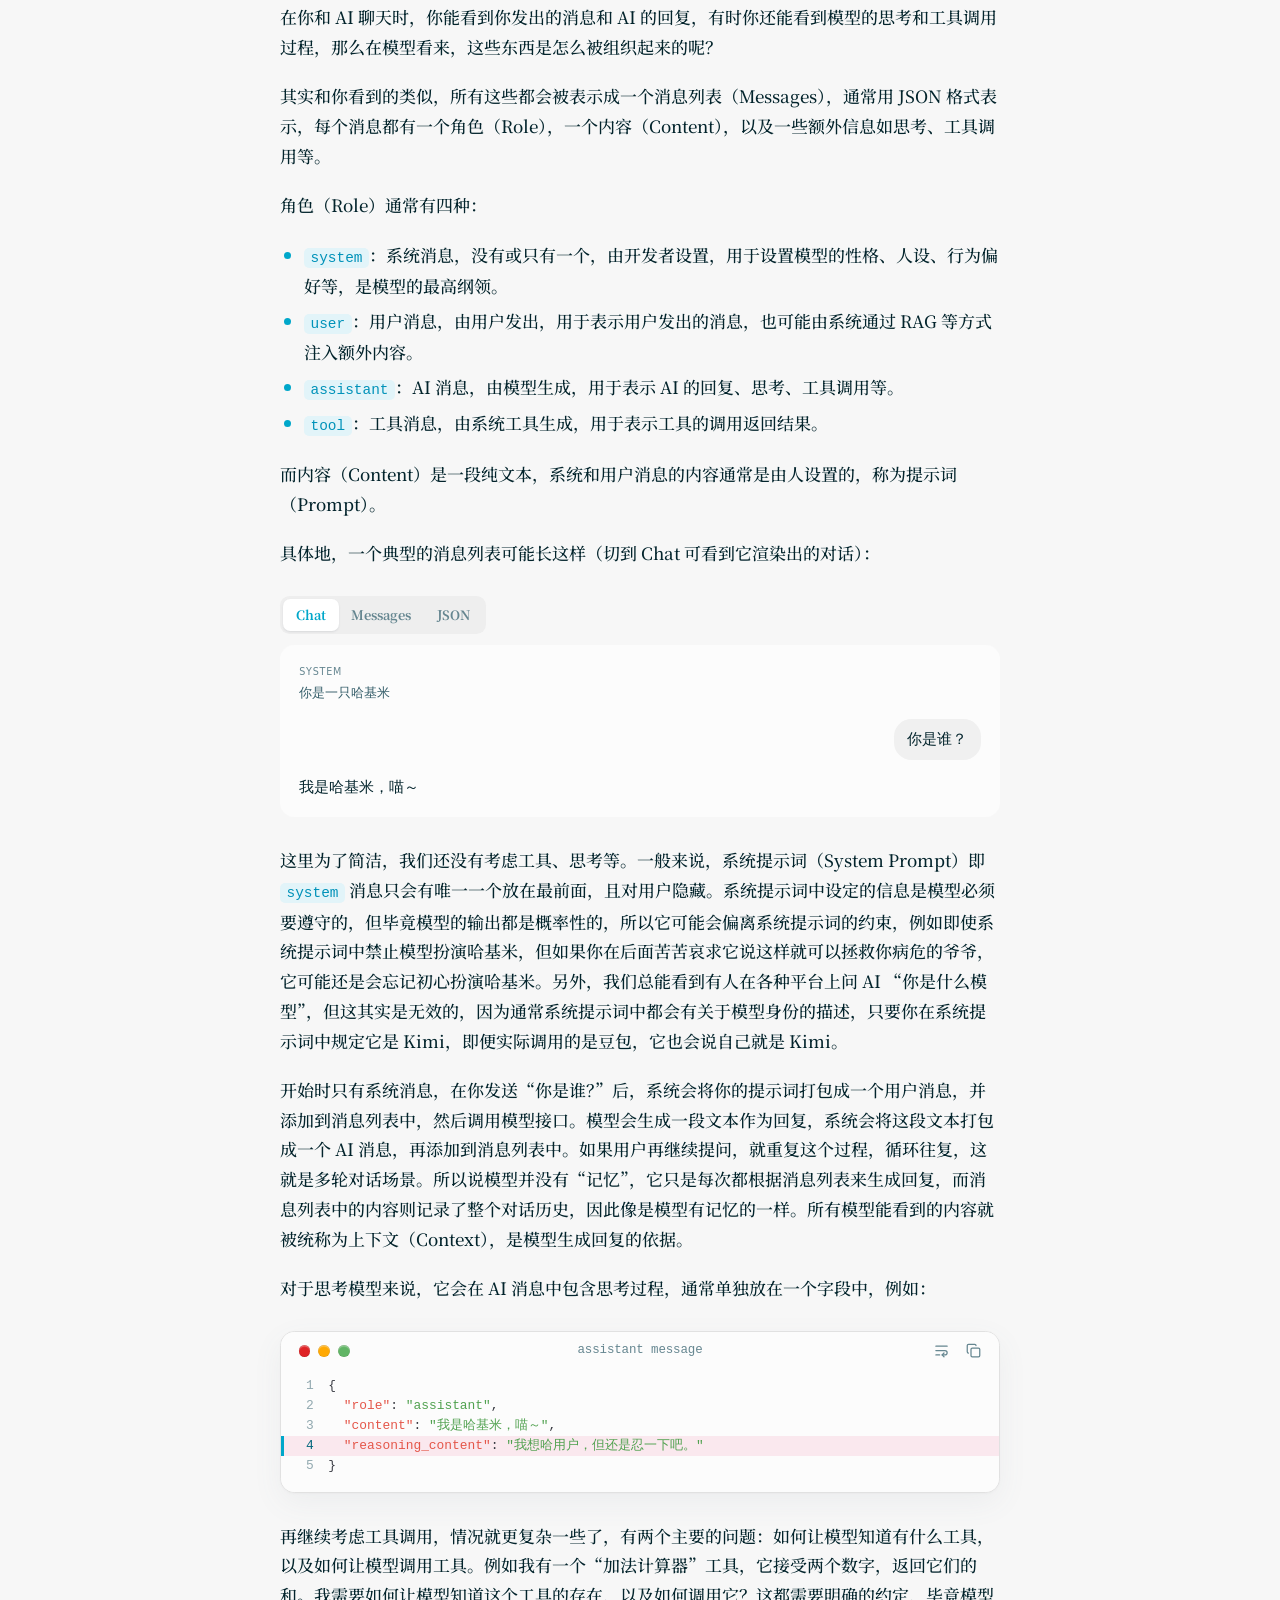
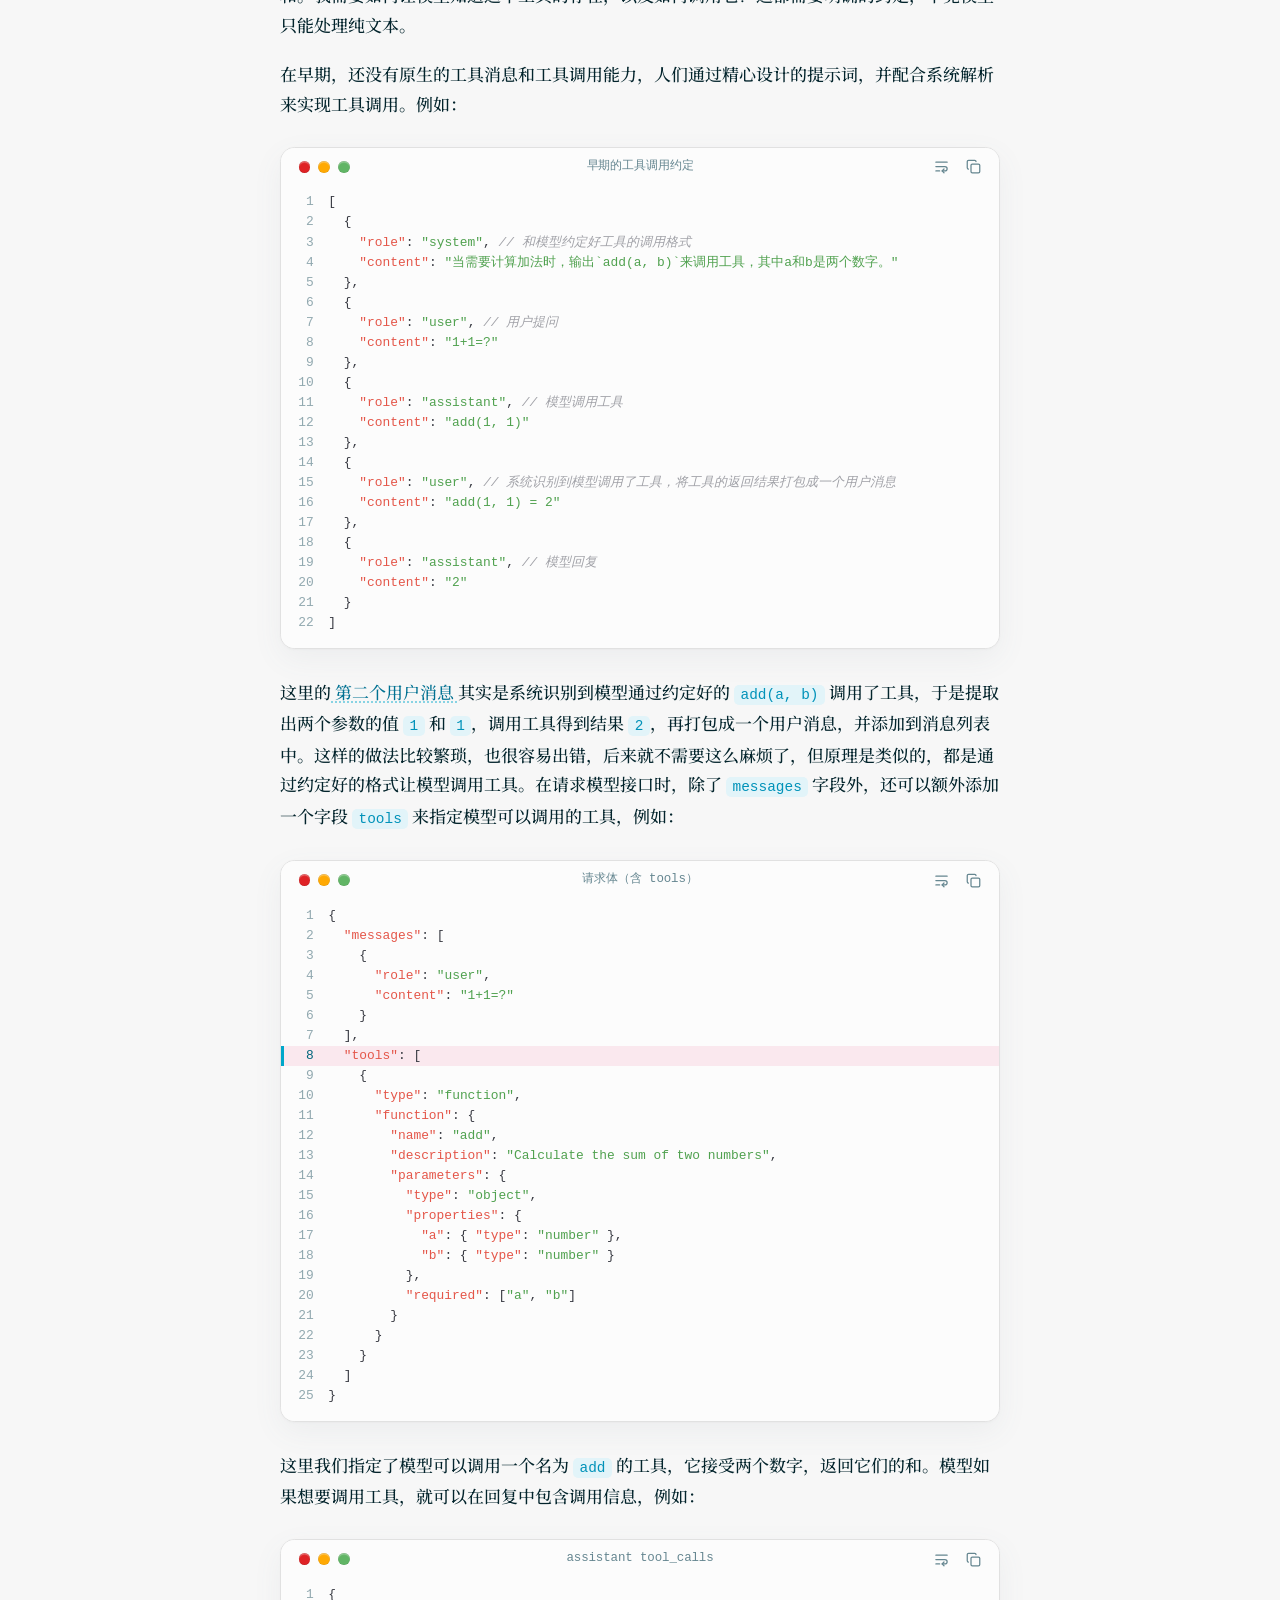
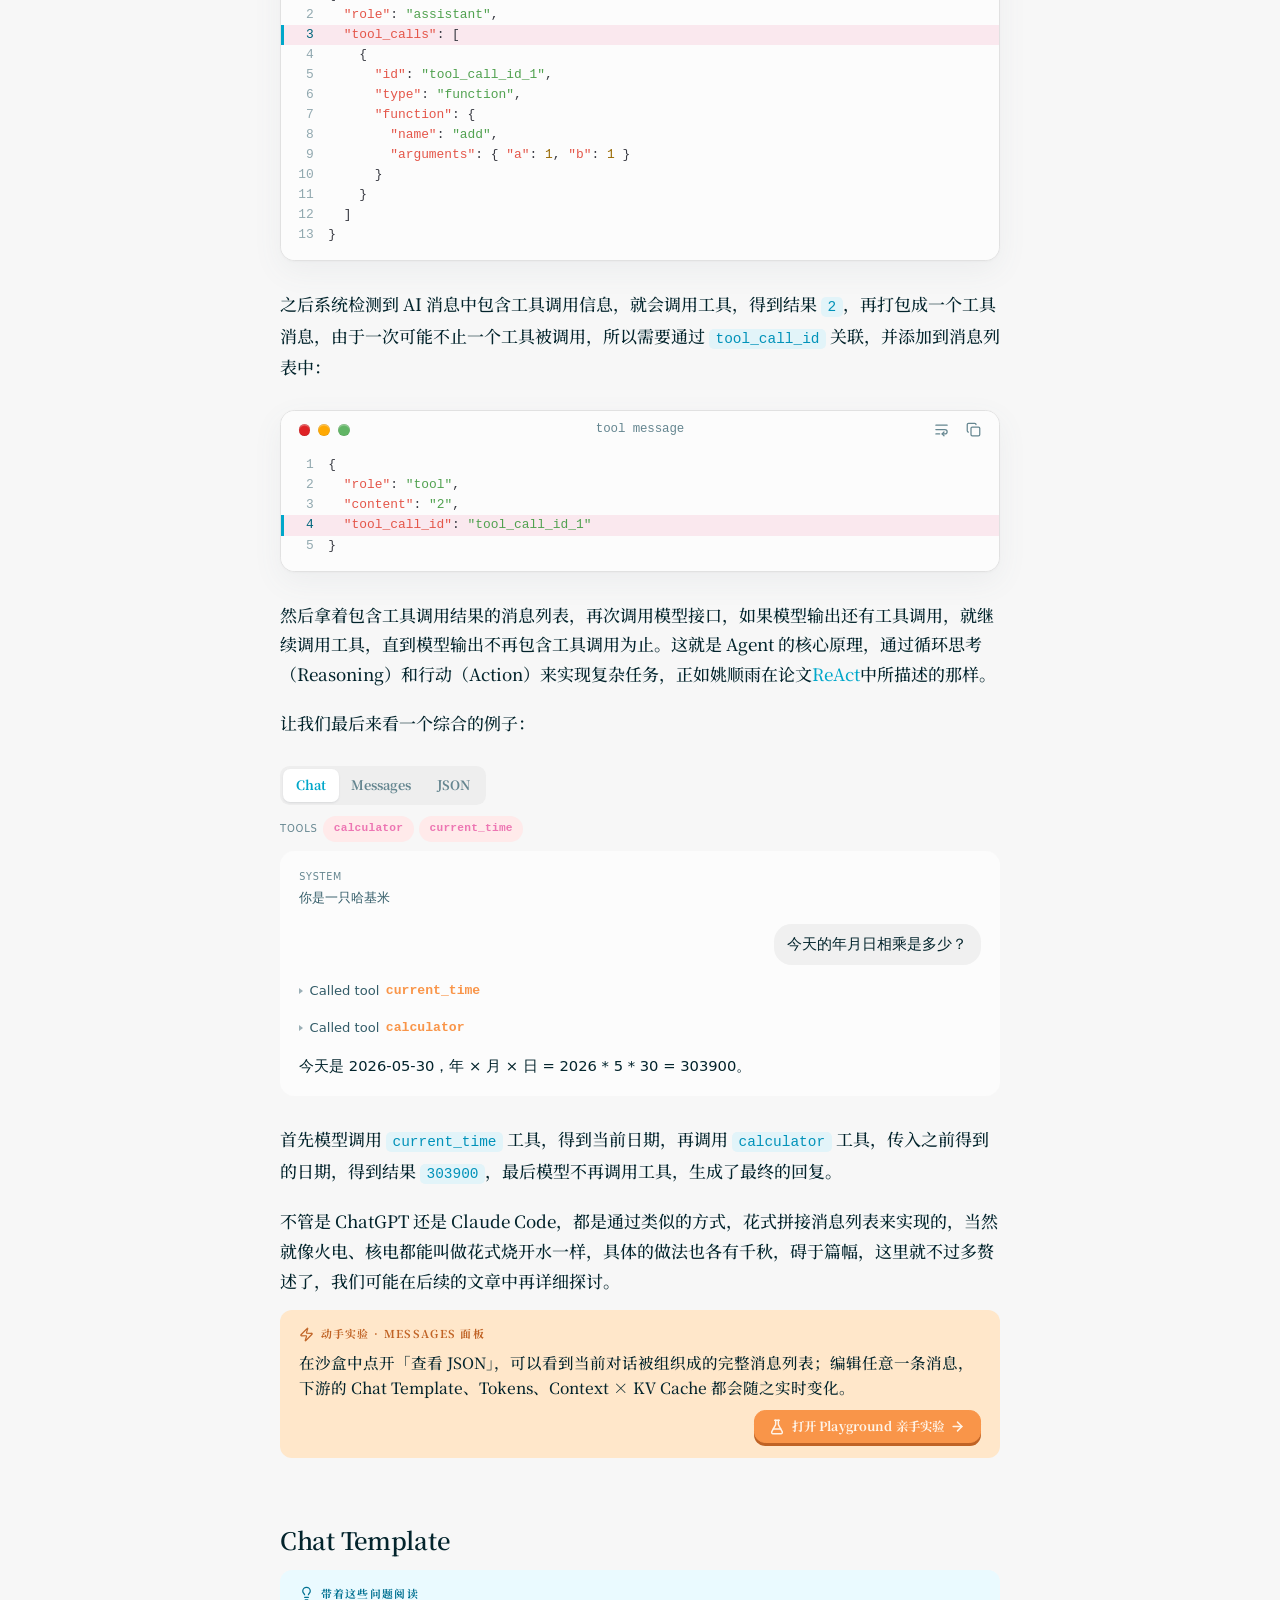
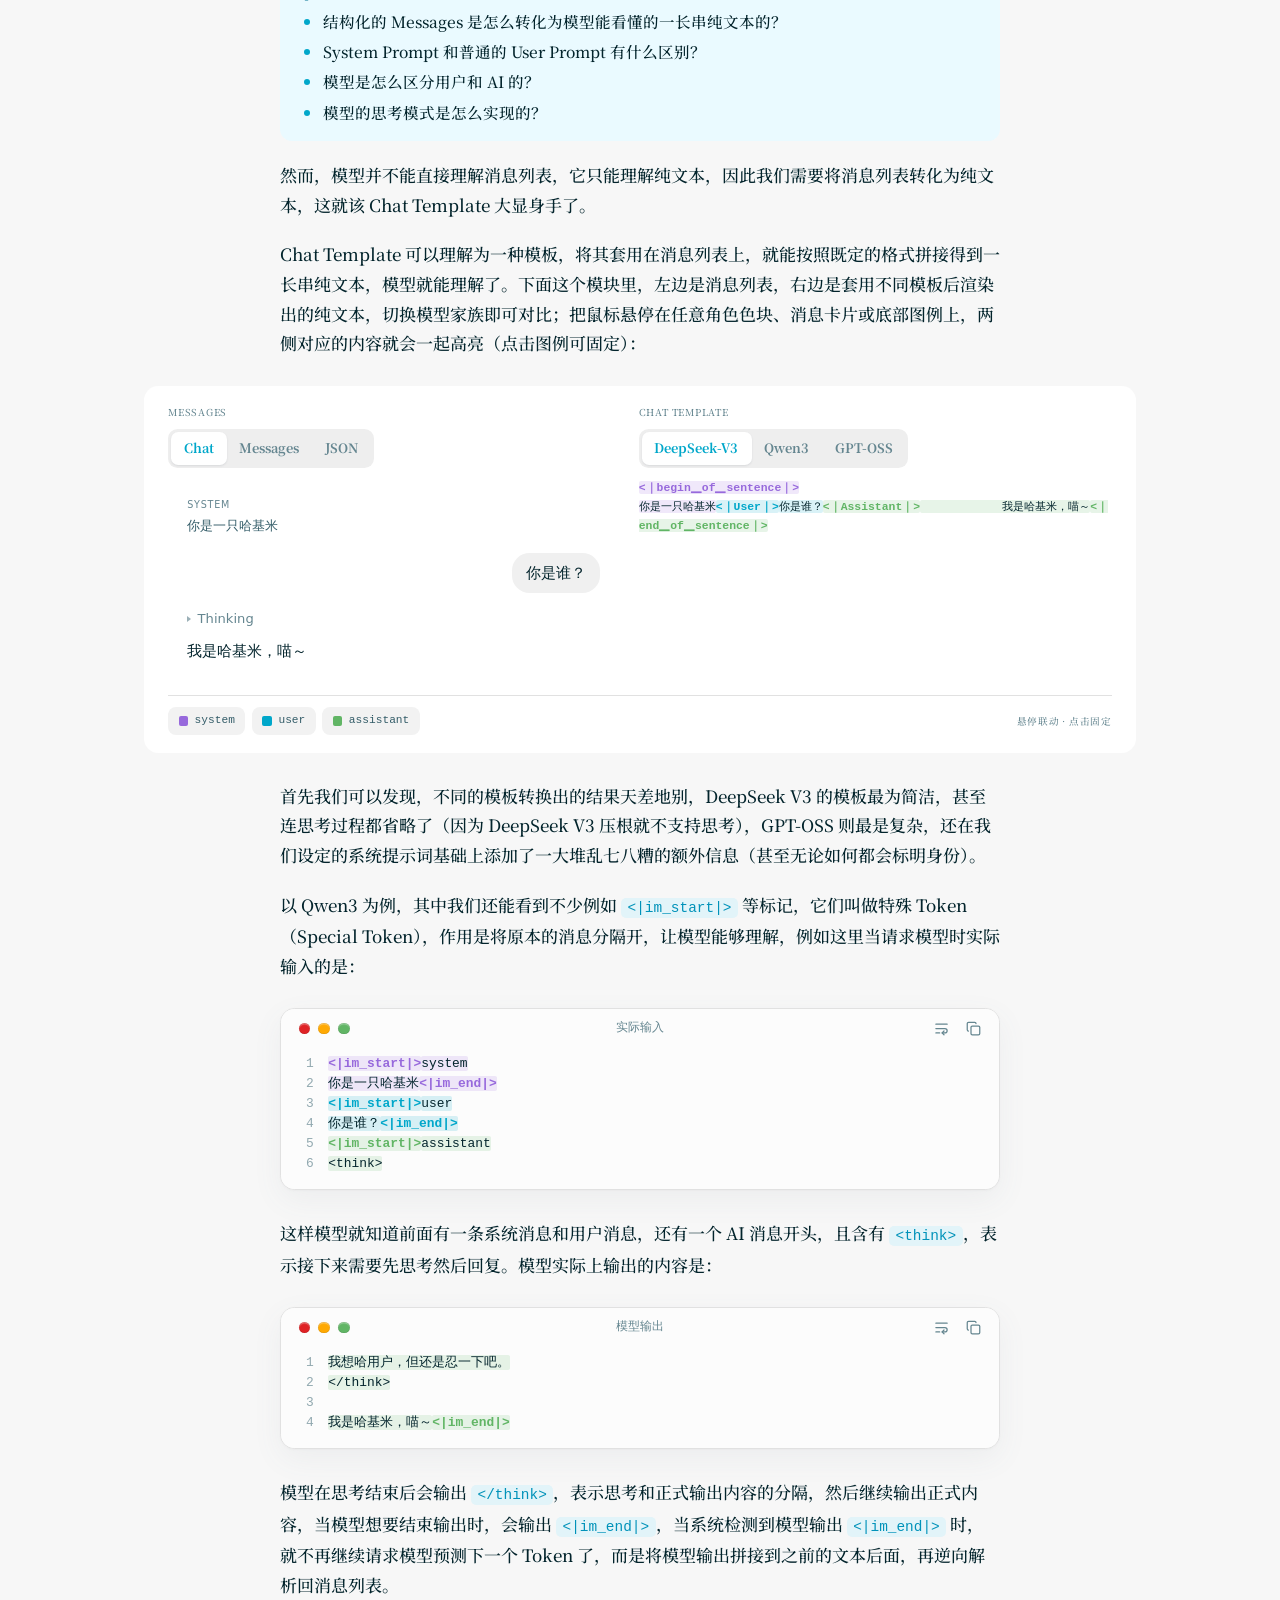
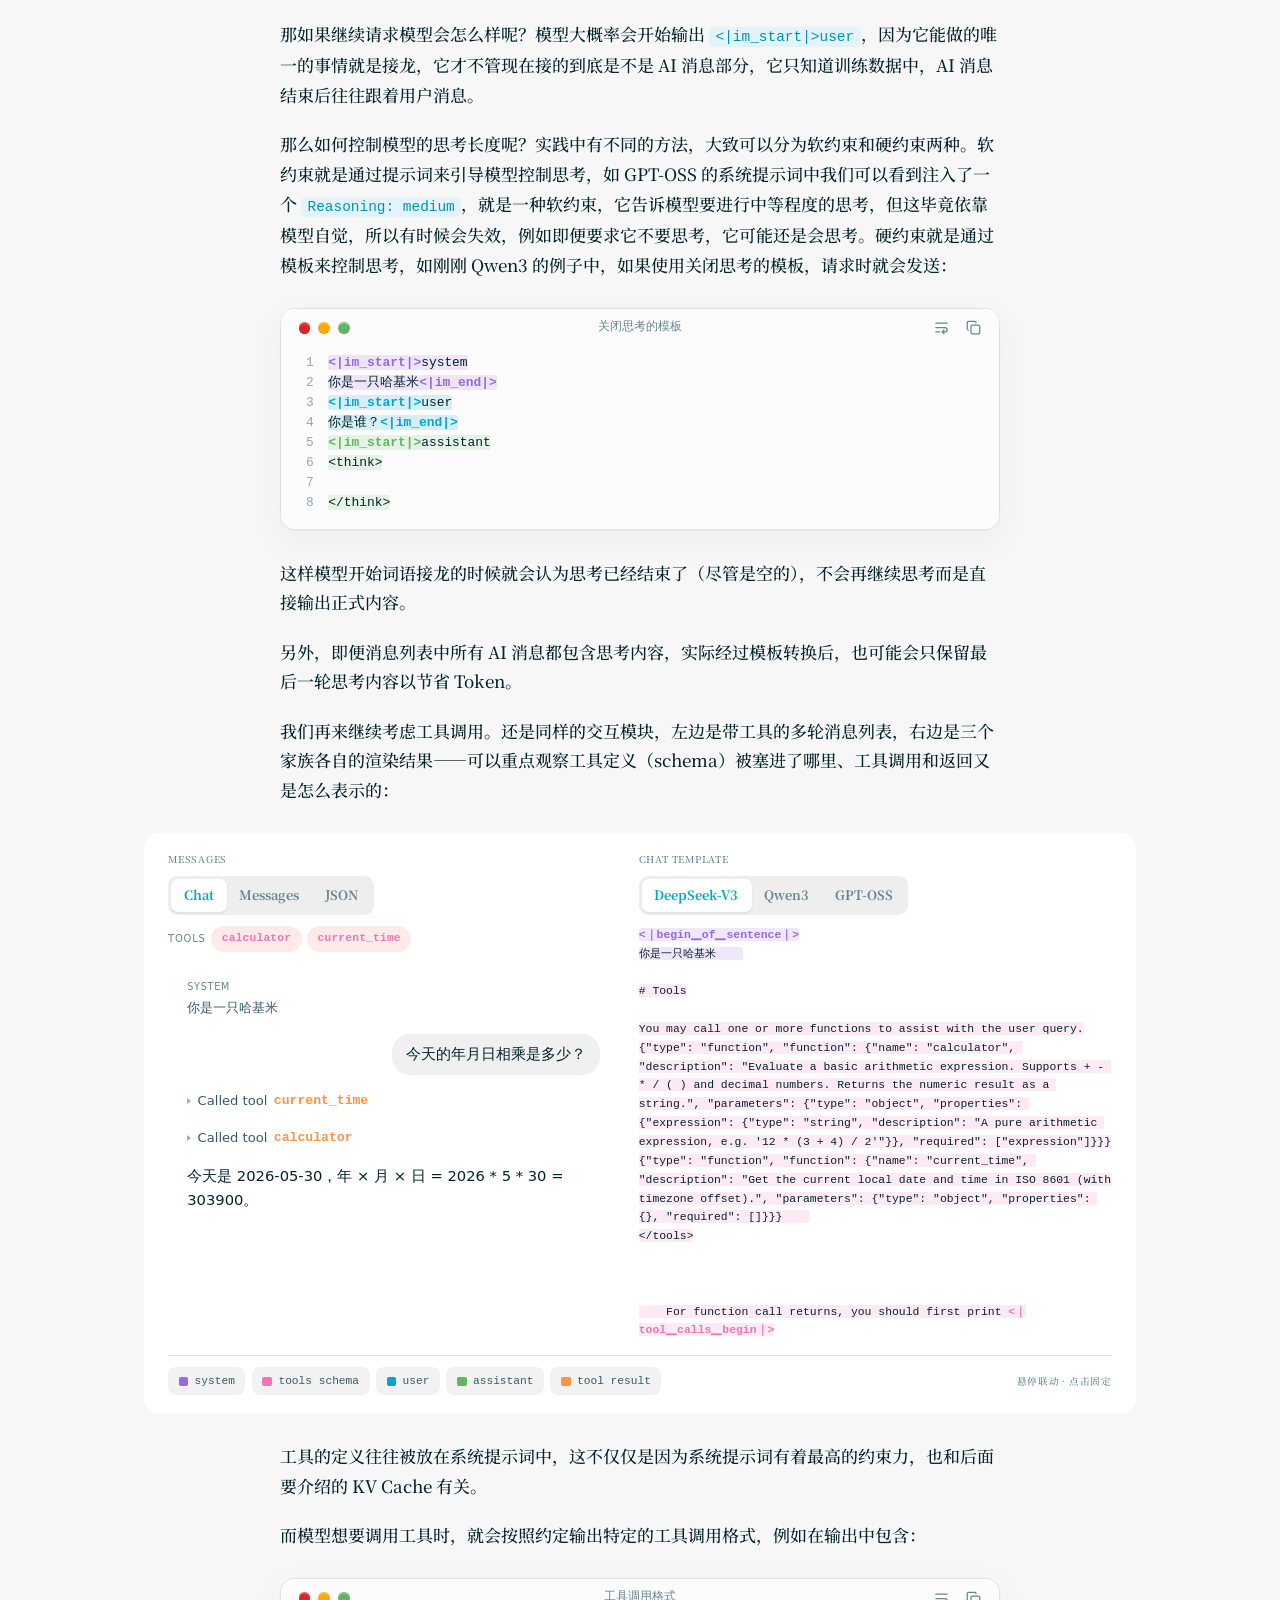
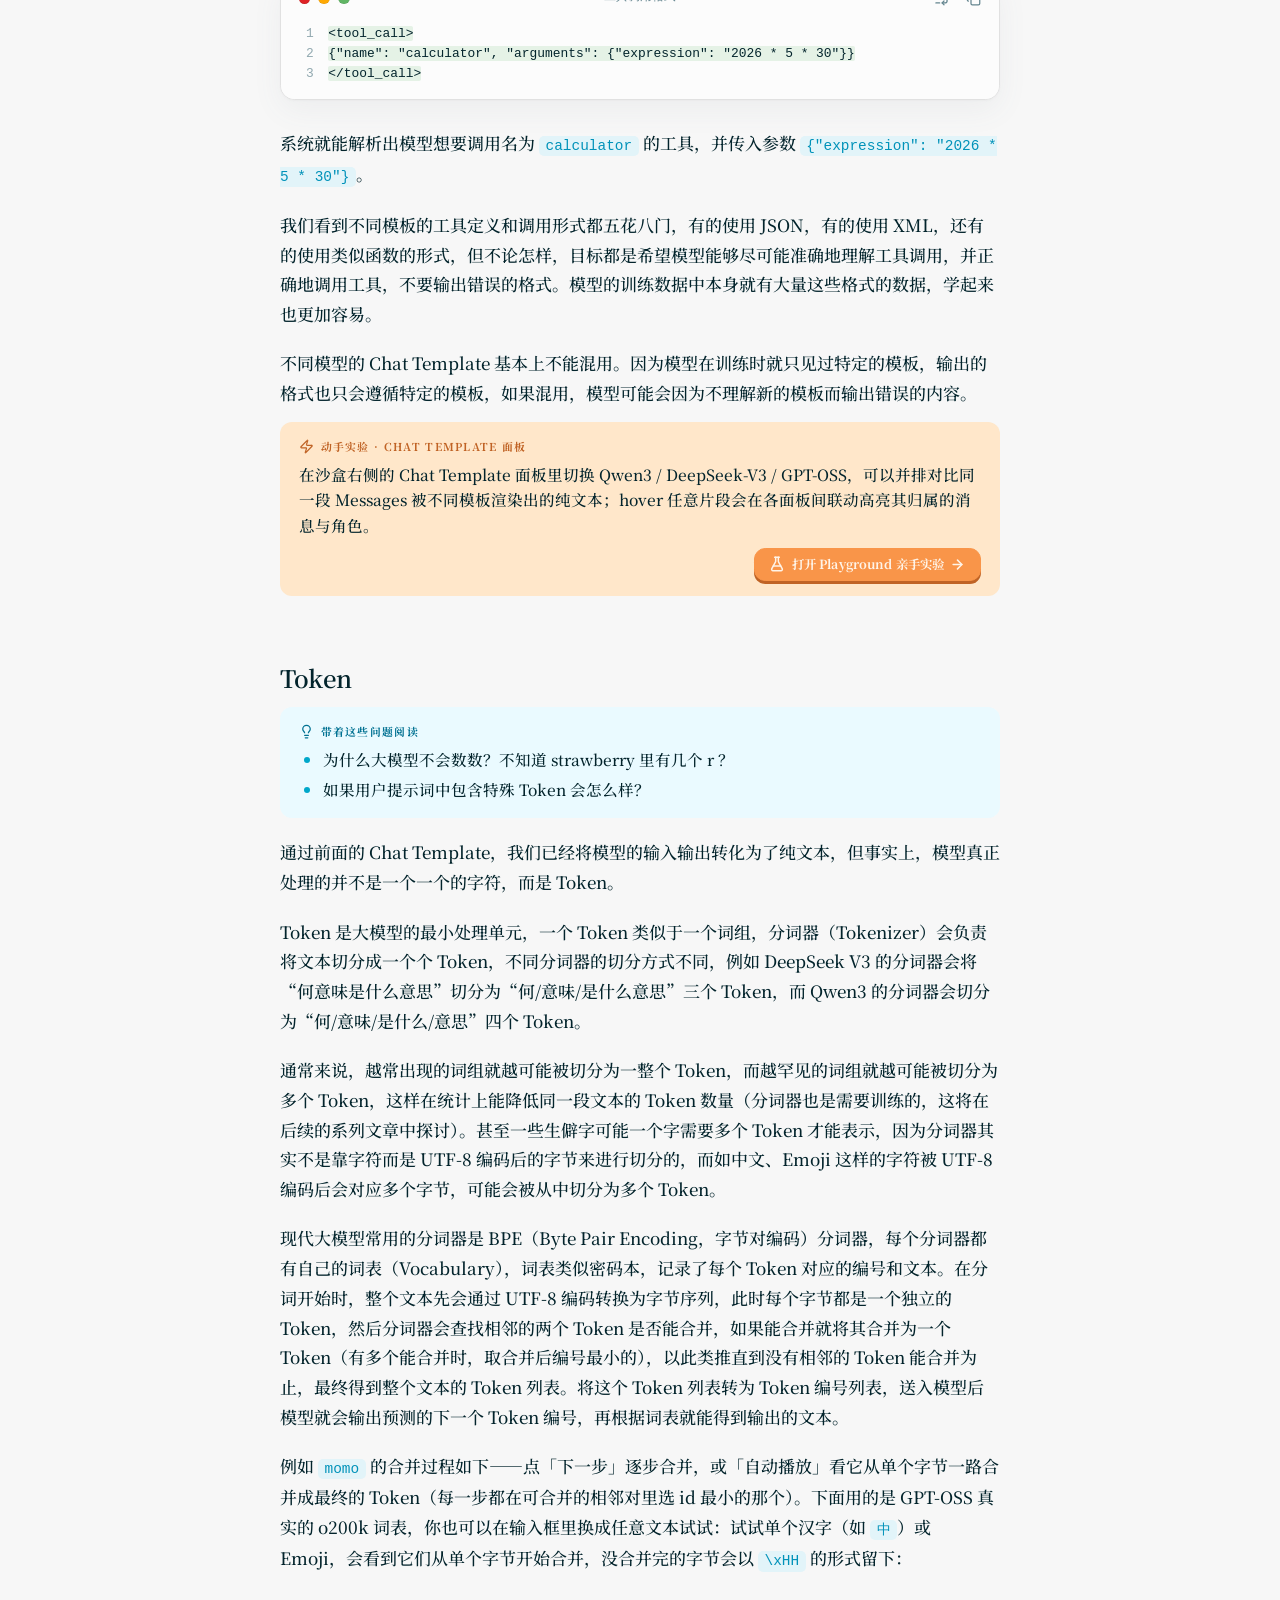
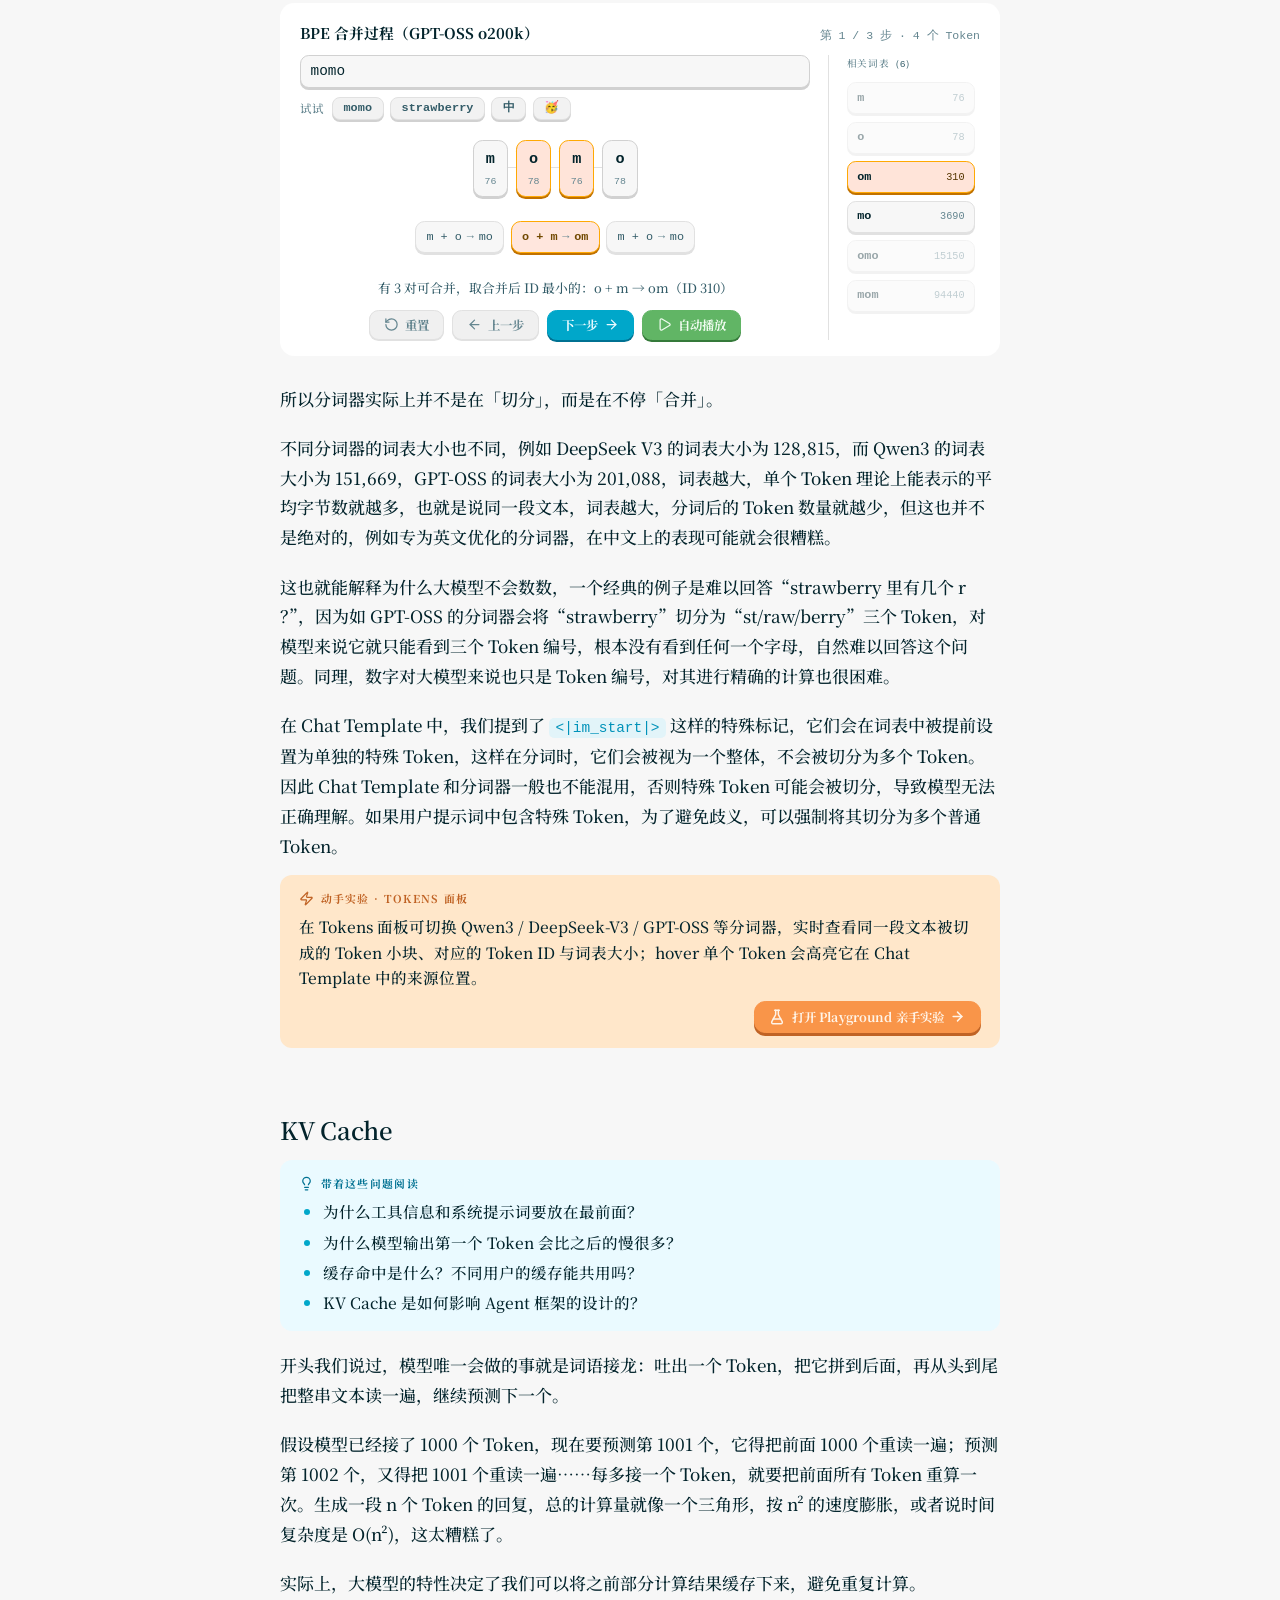
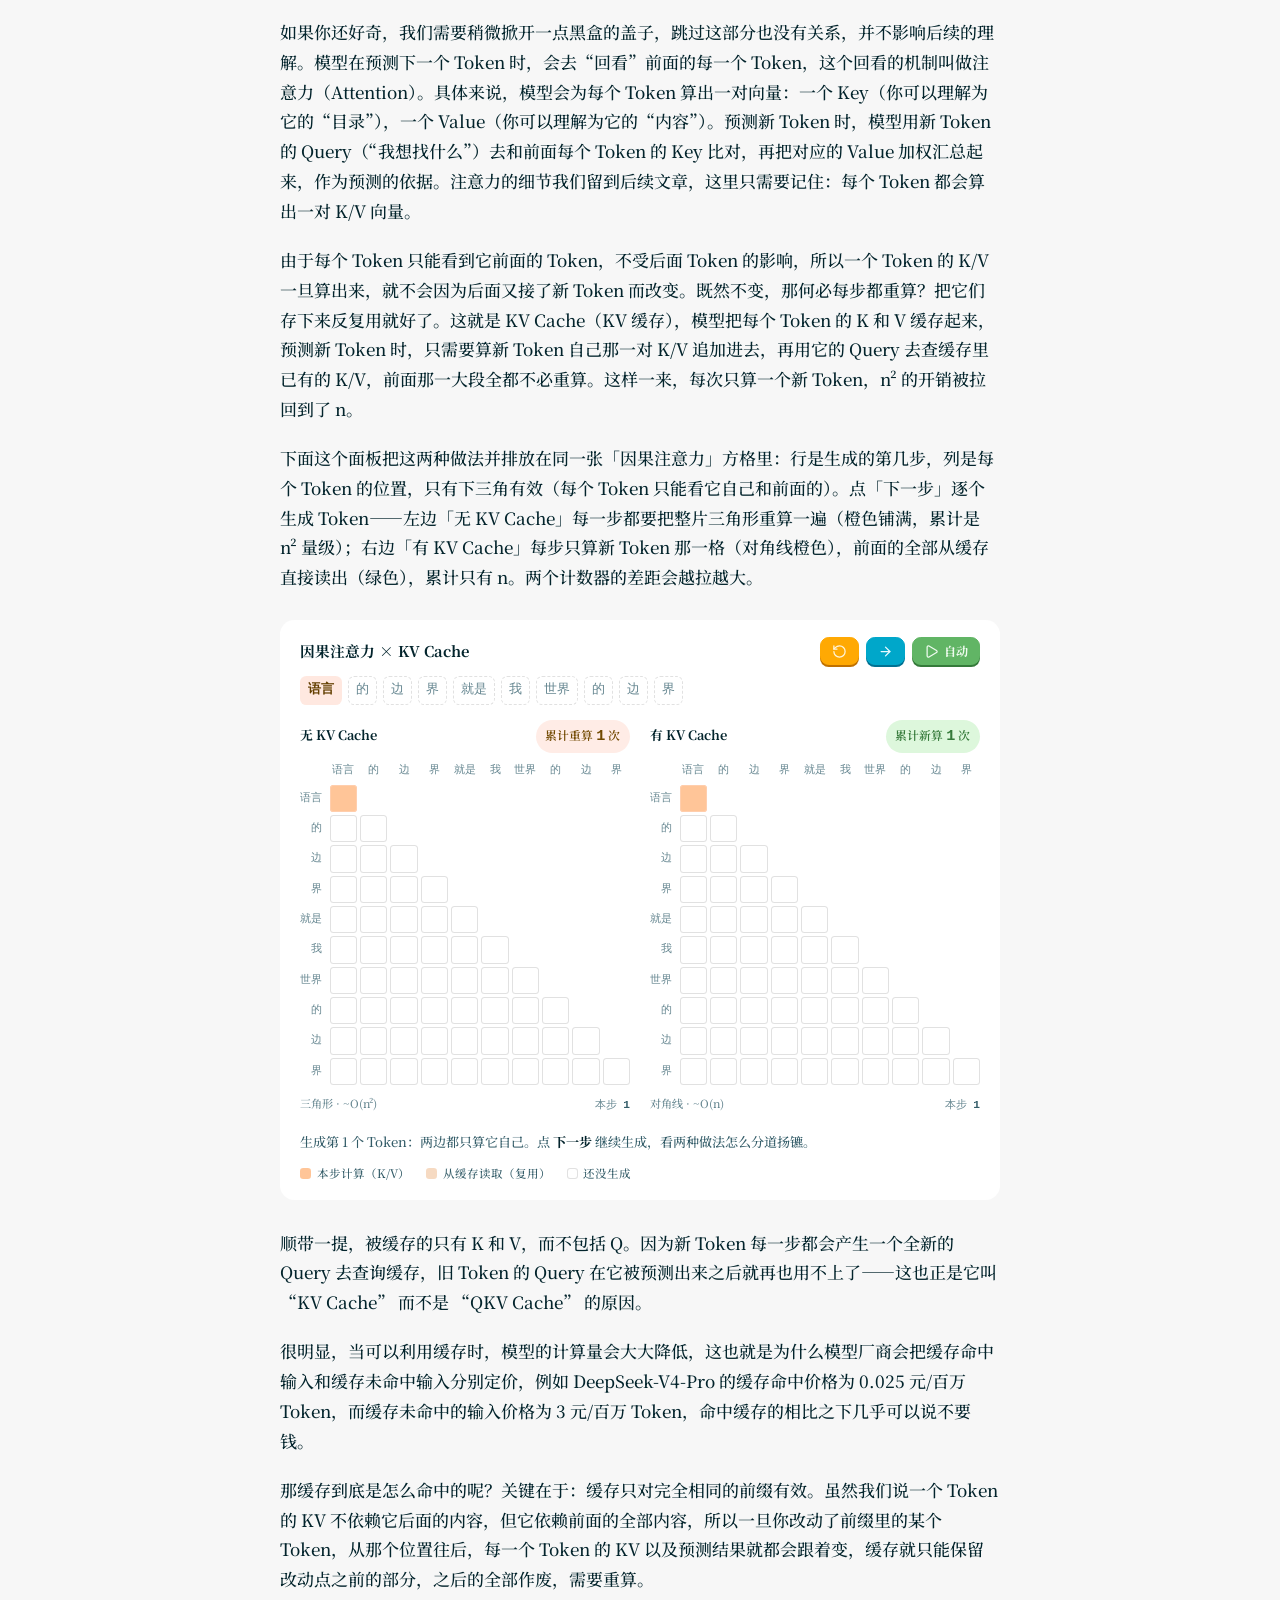
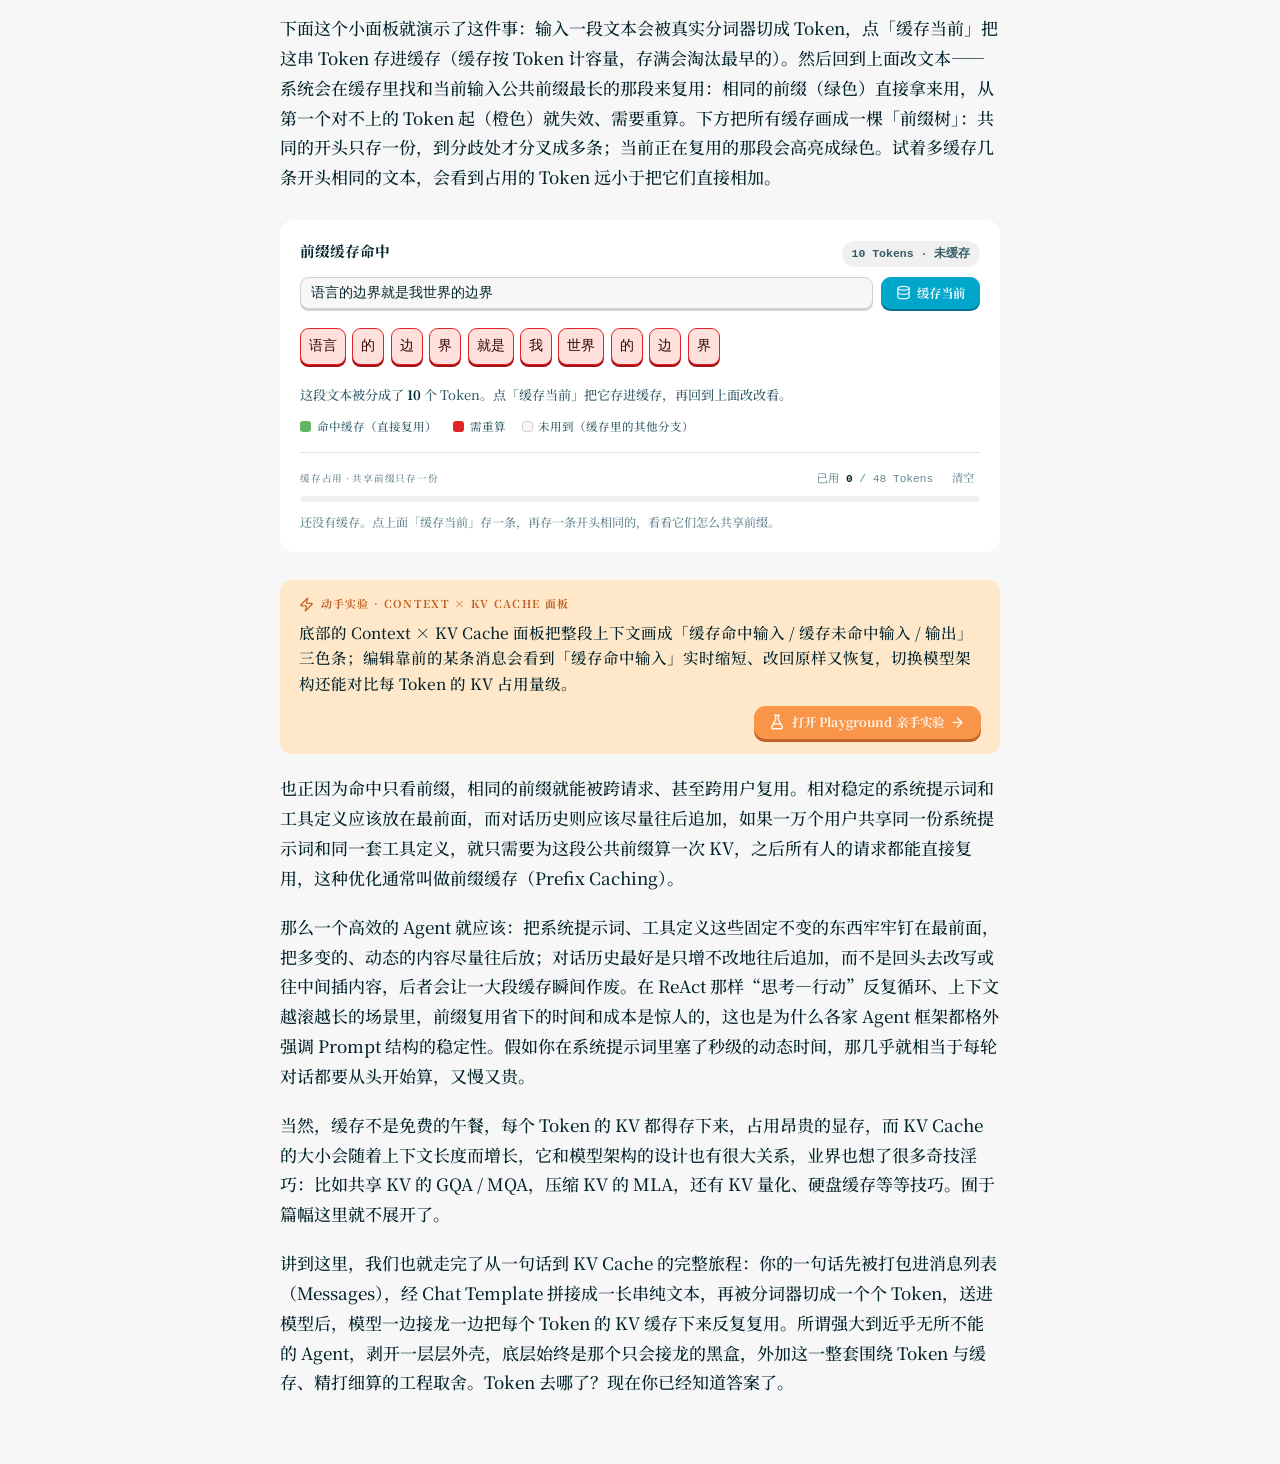
<file: chat2token/blog/zh/index.html>
<!DOCTYPE html><html lang="zh-CN"> <head><meta charset="UTF-8"><meta name="viewport" content="width=device-width"><meta name="description" content="TokenTour — interactive visualization from agentic messages to KV cache"><title>Chat to Token · 从一句话到 KV Cache</title><link rel="preconnect" href="https://fonts.googleapis.com"><link rel="preconnect" href="https://fonts.gstatic.com" crossorigin><link rel="stylesheet" href="https://fonts.googleapis.com/css2?family=Noto+Serif+SC:wght@400;500;600;700&display=swap"><link rel="stylesheet" href="/_astro/Layout.DGezCr8Q.css">
<style>.site-actions[data-astro-cid-3ef6ksr2]{display:inline-flex;align-items:center;gap:.65rem}.site-brand[data-astro-cid-3ef6ksr2]{position:relative;isolation:isolate;font-size:1.15rem;font-weight:800;letter-spacing:-.01em;color:var(--color-primary-500)!important}.site-brand[data-astro-cid-3ef6ksr2]:before{content:"";position:absolute;z-index:-1;left:-.06em;right:-.06em;bottom:.14em;height:.2em;background:color-mix(in oklch,var(--color-accent-500) 78%,transparent);border-radius:2px}.site-lang[data-astro-cid-3ef6ksr2]{display:inline-flex;align-items:center;justify-content:center;min-width:3.25rem;padding:.36rem .72rem;border:1.5px solid var(--color-rule);border-radius:999px;background:var(--color-paper);box-shadow:0 2px 0 0 var(--color-rule);font-size:.78rem;font-weight:800;color:var(--color-ink-soft)!important;transition:transform .12s ease,box-shadow .12s ease,color .15s ease,border-color .15s ease}.site-lang[data-astro-cid-3ef6ksr2]:hover{transform:translateY(-1px);border-color:var(--color-primary-500);color:var(--color-primary-500)!important;box-shadow:0 4px color-mix(in oklch,var(--color-primary-500) 28%,white)}.site-lang[data-astro-cid-3ef6ksr2]:active{transform:translateY(2px);box-shadow:0 0 0 0 var(--color-rule)}.site-gh[data-astro-cid-3ef6ksr2]{display:inline-flex;align-items:center;gap:.4rem;padding:.42rem .8rem;border:1.5px solid var(--color-primary-500);border-radius:999px;background:var(--color-paper);box-shadow:0 2px 0 0 var(--color-primary-500);font-size:.82rem;font-weight:700;color:var(--color-primary-500)!important;transition:transform .12s ease,box-shadow .12s ease,background .15s ease,color .15s ease,border-color .15s ease}.site-gh[data-astro-cid-3ef6ksr2]:hover{transform:translateY(-1px);border-color:var(--color-primary-500);background:var(--color-primary-500);color:#fff!important;box-shadow:0 4px 0 0 var(--color-primary-700)}.site-gh[data-astro-cid-3ef6ksr2]:active{transform:translateY(2px);box-shadow:0 0 0 0 var(--color-primary-700)}@media(max-width:520px){.site-actions[data-astro-cid-3ef6ksr2]{gap:.45rem}.site-gh[data-astro-cid-3ef6ksr2] span[data-astro-cid-3ef6ksr2]{display:none}.site-gh[data-astro-cid-3ef6ksr2],.site-lang[data-astro-cid-3ef6ksr2]{padding-inline:.68rem}}
</style>
<link rel="stylesheet" href="/_astro/CoverHero.C9RZPuMT.css">
<style>.blog[data-astro-cid-76l4hdqv]{padding-top:.5rem}.blog[data-astro-cid-76l4hdqv] .cover{margin-bottom:2rem}
</style>
<link rel="stylesheet" href="/_astro/AttentionKvLab.CSbcLyYB.css"></head> <body class="min-h-screen">  <header class="site-bar" data-astro-cid-3ef6ksr2> <a class="site-brand" href="/" data-astro-cid-3ef6ksr2>TokenTour</a> <nav class="site-actions" aria-label="Site links" data-astro-cid-3ef6ksr2> <a class="site-lang" href="/chat2token/blog" aria-label="Switch to English" data-astro-cid-3ef6ksr2> English </a> <a class="site-gh" href="https://github.com/flwfdd/TokenTour" target="_blank" rel="noopener" data-astro-cid-3ef6ksr2> <svg viewBox="0 0 16 16" width="16" height="16" fill="currentColor" aria-hidden="true" data-astro-cid-3ef6ksr2> <path d="M8 0C3.58 0 0 3.58 0 8c0 3.54 2.29 6.53 5.47 7.59.4.07.55-.17.55-.38 0-.19-.01-.82-.01-1.49-2.01.37-2.53-.49-2.69-.94-.09-.23-.48-.94-.82-1.13-.28-.15-.68-.52-.01-.53.63-.01 1.08.58 1.23.82.72 1.21 1.87.87 2.33.66.07-.52.28-.87.51-1.07-1.78-.2-3.64-.89-3.64-3.95 0-.87.31-1.59.82-2.15-.08-.2-.36-1.02.08-2.12 0 0 .67-.21 2.2.82.64-.18 1.32-.27 2-.27.68 0 1.36.09 2 .27 1.53-1.04 2.2-.82 2.2-.82.44 1.1.16 1.92.08 2.12.51.56.82 1.27.82 2.15 0 3.07-1.87 3.75-3.65 3.95.29.25.54.73.54 1.48 0 1.07-.01 1.93-.01 2.2 0 .21.15.46.55.38A8.01 8.01 0 0016 8c0-4.42-3.58-8-8-8z" data-astro-cid-3ef6ksr2></path> </svg> <span data-astro-cid-3ef6ksr2>GitHub</span> </a> </nav> </header> <nav class="toc" data-toc data-selector=".prose h2, .prose h3" aria-label="目录"> <div class="toc__inner"> <div class="toc__title">目录</div> <ul class="toc__list"></ul> </div> </nav> <script type="module">function b(s,r){return`h-${s.trim().toLowerCase().replace(/[^\p{L}\p{N}]+/gu,"-").replace(/^-+|-+$/g,"")||"section"}-${r}`}function _(s){const r=s.getAttribute("data-selector")||".prose h2, .prose h3",i=s.querySelector(".toc__list");if(!i)return;const p=Array.from(document.querySelectorAll(r));if(p.length===0){s.style.display="none";return}const o=[];p.forEach((e,c)=>{e.id||(e.id=b(e.textContent??"",c)),e.style.scrollMarginTop="1.5rem";const t=e.tagName==="H3"?3:2,l=document.createElement("li");l.className="toc__item",l.dataset.level=String(t);const n=document.createElement("a");n.className="toc__link",n.href=`#${e.id}`;const d=document.createElement("span");d.className="toc__label",d.textContent=e.textContent??"";const m=document.createElement("span");m.className="toc__bar",m.setAttribute("aria-hidden","true"),n.append(d,m),n.addEventListener("click",v=>{v.preventDefault(),e.scrollIntoView({behavior:"smooth",block:"start"}),history.replaceState(null,"",`#${e.id}`)}),l.append(n),i.append(l),o.push({heading:e,li:l})});let a=-1;const f=e=>{e!==a&&(o[a]?.li.classList.remove("is-active"),o[e]?.li.classList.add("is-active"),a=e)},u=()=>{const e=window.innerHeight*.3;let c=0;for(let t=0;t<o.length&&o[t].heading.getBoundingClientRect().top-e<=0;t++)c=t;f(c)};u(),window.addEventListener("scroll",u,{passive:!0}),window.addEventListener("resize",u,{passive:!0})}document.querySelectorAll("[data-toc]").forEach(_);</script> <main class="column blog" data-astro-cid-76l4hdqv> <section class="cover" aria-label="Chat to Token 封面" data-astro-cid-ry7qtlxd> <div class="cover__fog" data-cover-fog data-astro-cid-ry7qtlxd></div> <div class="cover__stage" data-astro-cid-ry7qtlxd>  <div class="cover__card-pos cover__card-pos--left" data-astro-cid-ry7qtlxd> <div class="ch-card" data-astro-cid-ry7qtlxd>  <div class="ch-role" style="min-height:68px;background:color-mix(in oklch, oklch(0.62 0.17 300) 15%, transparent)" data-astro-cid-ry7qtlxd> <span class="ch-rail" style="background:oklch(0.62 0.17 300)" data-astro-cid-ry7qtlxd></span> <div class="ch-head" data-astro-cid-ry7qtlxd> <span class="ch-dot" style="background:oklch(0.62 0.17 300)" data-astro-cid-ry7qtlxd></span> <span class="ch-bar" style="width:74px;height:11px;background:color-mix(in oklch, oklch(0.62 0.17 300) 50%, transparent)" data-astro-cid-ry7qtlxd></span> </div> <span class="ch-bar" style="width:78%;background:oklch(0.86 0 0)" data-astro-cid-ry7qtlxd></span> </div>  <div class="ch-role" style="min-height:68px;background:color-mix(in oklch, oklch(0.67 0.13 218) 15%, transparent)" data-astro-cid-ry7qtlxd> <span class="ch-rail" style="background:oklch(0.67 0.13 218)" data-astro-cid-ry7qtlxd></span> <div class="ch-head" data-astro-cid-ry7qtlxd> <span class="ch-dot" style="background:oklch(0.67 0.13 218)" data-astro-cid-ry7qtlxd></span> <span class="ch-bar" style="width:74px;height:11px;background:color-mix(in oklch, oklch(0.67 0.13 218) 50%, transparent)" data-astro-cid-ry7qtlxd></span> </div> <span class="ch-bar" style="width:60%;background:oklch(0.86 0 0)" data-astro-cid-ry7qtlxd></span> </div>  <div class="ch-role" style="min-height:132px;background:color-mix(in oklch, oklch(0.7 0.14 145) 15%, transparent)" data-astro-cid-ry7qtlxd> <span class="ch-rail" style="background:oklch(0.7 0.14 145)" data-astro-cid-ry7qtlxd></span> <div class="ch-head" data-astro-cid-ry7qtlxd> <span class="ch-dot" style="background:oklch(0.7 0.14 145)" data-astro-cid-ry7qtlxd></span> <span class="ch-bar" style="width:74px;height:11px;background:color-mix(in oklch, oklch(0.7 0.14 145) 50%, transparent)" data-astro-cid-ry7qtlxd></span> </div> <div class="ch-head" data-astro-cid-ry7qtlxd> <svg class="ch-icon" viewBox="0 0 24 24" fill="none" stroke="oklch(0.6 0.04 218)" stroke-width="2.4" stroke-linecap="round" stroke-linejoin="round" data-astro-cid-ry7qtlxd><path d="M12 3v4 M12 17v4 M3 12h4 M17 12h4 M6.3 6.3l2.1 2.1 M15.6 15.6l2.1 2.1 M17.7 6.3l-2.1 2.1 M8.4 15.6l-2.1 2.1" data-astro-cid-ry7qtlxd></path></svg> <span class="ch-bar" style="width:64%;height:11px;background:color-mix(in oklch, oklch(0.6 0.04 218) 40%, transparent)" data-astro-cid-ry7qtlxd></span> </div> <div class="ch-tool" style="background:color-mix(in oklch, oklch(0.76 0.15 55) 16%, transparent);border:1.5px solid color-mix(in oklch, oklch(0.76 0.15 55) 32%, transparent)" data-astro-cid-ry7qtlxd> <svg class="ch-icon" viewBox="0 0 24 24" fill="none" stroke="oklch(0.76 0.15 55)" stroke-width="2.4" stroke-linecap="round" stroke-linejoin="round" data-astro-cid-ry7qtlxd><path d="M14.7 6.3a1 1 0 0 0 0 1.4l1.6 1.6a1 1 0 0 0 1.4 0l3.77-3.77a6 6 0 0 1-7.94 7.94l-6.91 6.91a2.12 2.12 0 0 1-3-3l6.91-6.91a6 6 0 0 1 7.94-7.94l-3.76 3.76z" data-astro-cid-ry7qtlxd></path></svg> <span class="ch-bar" style="width:120px;height:12px;background:color-mix(in oklch, oklch(0.76 0.15 55) 55%, transparent)" data-astro-cid-ry7qtlxd></span> </div> </div>  <div class="ch-role" style="min-height:72px;background:color-mix(in oklch, oklch(0.76 0.15 55) 15%, transparent)" data-astro-cid-ry7qtlxd> <span class="ch-rail" style="background:oklch(0.76 0.15 55)" data-astro-cid-ry7qtlxd></span> <div class="ch-head" data-astro-cid-ry7qtlxd> <span class="ch-dot" style="background:oklch(0.76 0.15 55)" data-astro-cid-ry7qtlxd></span> <span class="ch-bar" style="width:74px;height:11px;background:color-mix(in oklch, oklch(0.76 0.15 55) 50%, transparent)" data-astro-cid-ry7qtlxd></span> </div> <span class="ch-bar" style="width:46%;height:11px;background:color-mix(in oklch, oklch(0.76 0.15 55) 42%, transparent)" data-astro-cid-ry7qtlxd></span> </div>  <div class="ch-role" style="min-height:86px;background:color-mix(in oklch, oklch(0.7 0.14 145) 15%, transparent)" data-astro-cid-ry7qtlxd> <span class="ch-rail" style="background:oklch(0.7 0.14 145)" data-astro-cid-ry7qtlxd></span> <div class="ch-head" data-astro-cid-ry7qtlxd> <span class="ch-dot" style="background:oklch(0.7 0.14 145)" data-astro-cid-ry7qtlxd></span> <span class="ch-bar" style="width:74px;height:11px;background:color-mix(in oklch, oklch(0.7 0.14 145) 50%, transparent)" data-astro-cid-ry7qtlxd></span> </div> <span class="ch-bar" style="width:92%;background:oklch(0.86 0 0)" data-astro-cid-ry7qtlxd></span> <span class="ch-bar" style="width:64%;background:oklch(0.86 0 0)" data-astro-cid-ry7qtlxd></span> </div> </div> </div>  <div class="cover__card-pos cover__card-pos--right" data-astro-cid-ry7qtlxd> <div class="tk-card" data-astro-cid-ry7qtlxd> <span class="tk-block" style="width:60px;background:color-mix(in oklch, oklch(0.62 0.17 300) 24%, transparent);border:1.5px solid color-mix(in oklch, oklch(0.62 0.17 300) 42%, transparent)" data-astro-cid-ry7qtlxd></span><span class="tk-block" style="width:38px;background:color-mix(in oklch, oklch(0.62 0.17 300) 24%, transparent);border:1.5px solid color-mix(in oklch, oklch(0.62 0.17 300) 42%, transparent)" data-astro-cid-ry7qtlxd></span><span class="tk-block" style="width:38px;background:color-mix(in oklch, oklch(0.62 0.17 300) 24%, transparent);border:1.5px solid color-mix(in oklch, oklch(0.62 0.17 300) 42%, transparent)" data-astro-cid-ry7qtlxd></span><span class="tk-block" style="width:38px;background:color-mix(in oklch, oklch(0.62 0.17 300) 24%, transparent);border:1.5px solid color-mix(in oklch, oklch(0.62 0.17 300) 42%, transparent)" data-astro-cid-ry7qtlxd></span><span class="tk-block" style="width:54px;background:color-mix(in oklch, oklch(0.62 0.17 300) 24%, transparent);border:1.5px solid color-mix(in oklch, oklch(0.62 0.17 300) 42%, transparent)" data-astro-cid-ry7qtlxd></span><span class="tk-block" style="width:44px;background:color-mix(in oklch, oklch(0.62 0.17 300) 24%, transparent);border:1.5px solid color-mix(in oklch, oklch(0.62 0.17 300) 42%, transparent)" data-astro-cid-ry7qtlxd></span><span class="tk-block" style="width:40px;background:color-mix(in oklch, oklch(0.62 0.17 300) 24%, transparent);border:1.5px solid color-mix(in oklch, oklch(0.62 0.17 300) 42%, transparent)" data-astro-cid-ry7qtlxd></span><span class="tk-block" style="width:62px;background:color-mix(in oklch, oklch(0.67 0.13 218) 24%, transparent);border:1.5px solid color-mix(in oklch, oklch(0.67 0.13 218) 42%, transparent)" data-astro-cid-ry7qtlxd></span><span class="tk-block" style="width:40px;background:color-mix(in oklch, oklch(0.67 0.13 218) 24%, transparent);border:1.5px solid color-mix(in oklch, oklch(0.67 0.13 218) 42%, transparent)" data-astro-cid-ry7qtlxd></span><span class="tk-block" style="width:32px;background:color-mix(in oklch, oklch(0.67 0.13 218) 24%, transparent);border:1.5px solid color-mix(in oklch, oklch(0.67 0.13 218) 42%, transparent)" data-astro-cid-ry7qtlxd></span><span class="tk-block" style="width:50px;background:color-mix(in oklch, oklch(0.67 0.13 218) 24%, transparent);border:1.5px solid color-mix(in oklch, oklch(0.67 0.13 218) 42%, transparent)" data-astro-cid-ry7qtlxd></span><span class="tk-block" style="width:46px;background:color-mix(in oklch, oklch(0.67 0.13 218) 24%, transparent);border:1.5px solid color-mix(in oklch, oklch(0.67 0.13 218) 42%, transparent)" data-astro-cid-ry7qtlxd></span><span class="tk-block" style="width:58px;background:color-mix(in oklch, oklch(0.7 0.14 145) 24%, transparent);border:1.5px solid color-mix(in oklch, oklch(0.7 0.14 145) 42%, transparent)" data-astro-cid-ry7qtlxd></span><span class="tk-block" style="width:38px;background:color-mix(in oklch, oklch(0.7 0.14 145) 24%, transparent);border:1.5px solid color-mix(in oklch, oklch(0.7 0.14 145) 42%, transparent)" data-astro-cid-ry7qtlxd></span><span class="tk-block" style="width:38px;background:color-mix(in oklch, oklch(0.7 0.14 145) 24%, transparent);border:1.5px solid color-mix(in oklch, oklch(0.7 0.14 145) 42%, transparent)" data-astro-cid-ry7qtlxd></span><span class="tk-block" style="width:38px;background:color-mix(in oklch, oklch(0.7 0.14 145) 24%, transparent);border:1.5px solid color-mix(in oklch, oklch(0.7 0.14 145) 42%, transparent)" data-astro-cid-ry7qtlxd></span><span class="tk-block" style="width:36px;background:color-mix(in oklch, oklch(0.7 0.14 145) 24%, transparent);border:1.5px solid color-mix(in oklch, oklch(0.7 0.14 145) 42%, transparent)" data-astro-cid-ry7qtlxd></span><span class="tk-block" style="width:30px;background:color-mix(in oklch, oklch(0.7 0.14 145) 24%, transparent);border:1.5px solid color-mix(in oklch, oklch(0.7 0.14 145) 42%, transparent)" data-astro-cid-ry7qtlxd></span><span class="tk-block" style="width:52px;background:color-mix(in oklch, oklch(0.7 0.14 145) 24%, transparent);border:1.5px solid color-mix(in oklch, oklch(0.7 0.14 145) 42%, transparent)" data-astro-cid-ry7qtlxd></span><span class="tk-block" style="width:46px;background:color-mix(in oklch, oklch(0.7 0.14 145) 24%, transparent);border:1.5px solid color-mix(in oklch, oklch(0.7 0.14 145) 42%, transparent)" data-astro-cid-ry7qtlxd></span><span class="tk-block" style="width:40px;background:color-mix(in oklch, oklch(0.7 0.14 145) 24%, transparent);border:1.5px solid color-mix(in oklch, oklch(0.7 0.14 145) 42%, transparent)" data-astro-cid-ry7qtlxd></span><span class="tk-block" style="width:56px;background:color-mix(in oklch, oklch(0.7 0.14 145) 24%, transparent);border:1.5px solid color-mix(in oklch, oklch(0.7 0.14 145) 42%, transparent)" data-astro-cid-ry7qtlxd></span><span class="tk-block" style="width:44px;background:color-mix(in oklch, oklch(0.7 0.14 145) 24%, transparent);border:1.5px solid color-mix(in oklch, oklch(0.7 0.14 145) 42%, transparent)" data-astro-cid-ry7qtlxd></span><span class="tk-block" style="width:48px;background:color-mix(in oklch, oklch(0.76 0.15 55) 24%, transparent);border:1.5px solid color-mix(in oklch, oklch(0.76 0.15 55) 42%, transparent)" data-astro-cid-ry7qtlxd></span><span class="tk-block" style="width:66px;background:color-mix(in oklch, oklch(0.76 0.15 55) 24%, transparent);border:1.5px solid color-mix(in oklch, oklch(0.76 0.15 55) 42%, transparent)" data-astro-cid-ry7qtlxd></span><span class="tk-block" style="width:36px;background:color-mix(in oklch, oklch(0.76 0.15 55) 24%, transparent);border:1.5px solid color-mix(in oklch, oklch(0.76 0.15 55) 42%, transparent)" data-astro-cid-ry7qtlxd></span><span class="tk-block" style="width:52px;background:color-mix(in oklch, oklch(0.76 0.15 55) 24%, transparent);border:1.5px solid color-mix(in oklch, oklch(0.76 0.15 55) 42%, transparent)" data-astro-cid-ry7qtlxd></span><span class="tk-block" style="width:40px;background:color-mix(in oklch, oklch(0.76 0.15 55) 24%, transparent);border:1.5px solid color-mix(in oklch, oklch(0.76 0.15 55) 42%, transparent)" data-astro-cid-ry7qtlxd></span><span class="tk-block" style="width:58px;background:color-mix(in oklch, oklch(0.7 0.14 145) 24%, transparent);border:1.5px solid color-mix(in oklch, oklch(0.7 0.14 145) 42%, transparent)" data-astro-cid-ry7qtlxd></span><span class="tk-block" style="width:44px;background:color-mix(in oklch, oklch(0.7 0.14 145) 24%, transparent);border:1.5px solid color-mix(in oklch, oklch(0.7 0.14 145) 42%, transparent)" data-astro-cid-ry7qtlxd></span><span class="tk-block" style="width:38px;background:color-mix(in oklch, oklch(0.7 0.14 145) 24%, transparent);border:1.5px solid color-mix(in oklch, oklch(0.7 0.14 145) 42%, transparent)" data-astro-cid-ry7qtlxd></span><span class="tk-block" style="width:38px;background:color-mix(in oklch, oklch(0.7 0.14 145) 24%, transparent);border:1.5px solid color-mix(in oklch, oklch(0.7 0.14 145) 42%, transparent)" data-astro-cid-ry7qtlxd></span><span class="tk-block" style="width:50px;background:color-mix(in oklch, oklch(0.7 0.14 145) 24%, transparent);border:1.5px solid color-mix(in oklch, oklch(0.7 0.14 145) 42%, transparent)" data-astro-cid-ry7qtlxd></span><span class="tk-block" style="width:34px;background:color-mix(in oklch, oklch(0.7 0.14 145) 24%, transparent);border:1.5px solid color-mix(in oklch, oklch(0.7 0.14 145) 42%, transparent)" data-astro-cid-ry7qtlxd></span><span class="tk-block" style="width:54px;background:color-mix(in oklch, oklch(0.7 0.14 145) 24%, transparent);border:1.5px solid color-mix(in oklch, oklch(0.7 0.14 145) 42%, transparent)" data-astro-cid-ry7qtlxd></span><span class="tk-block" style="width:42px;background:color-mix(in oklch, oklch(0.7 0.14 145) 24%, transparent);border:1.5px solid color-mix(in oklch, oklch(0.7 0.14 145) 42%, transparent)" data-astro-cid-ry7qtlxd></span><span class="tk-block" style="width:50px;background:color-mix(in oklch, oklch(0.67 0.13 218) 24%, transparent);border:1.5px solid color-mix(in oklch, oklch(0.67 0.13 218) 42%, transparent)" data-astro-cid-ry7qtlxd></span><span class="tk-block" style="width:38px;background:color-mix(in oklch, oklch(0.67 0.13 218) 24%, transparent);border:1.5px solid color-mix(in oklch, oklch(0.67 0.13 218) 42%, transparent)" data-astro-cid-ry7qtlxd></span><span class="tk-block" style="width:62px;background:color-mix(in oklch, oklch(0.67 0.13 218) 24%, transparent);border:1.5px solid color-mix(in oklch, oklch(0.67 0.13 218) 42%, transparent)" data-astro-cid-ry7qtlxd></span><span class="tk-block" style="width:44px;background:color-mix(in oklch, oklch(0.67 0.13 218) 24%, transparent);border:1.5px solid color-mix(in oklch, oklch(0.67 0.13 218) 42%, transparent)" data-astro-cid-ry7qtlxd></span><span class="tk-block" style="width:40px;background:color-mix(in oklch, oklch(0.7 0.14 145) 24%, transparent);border:1.5px solid color-mix(in oklch, oklch(0.7 0.14 145) 42%, transparent)" data-astro-cid-ry7qtlxd></span><span class="tk-block" style="width:54px;background:color-mix(in oklch, oklch(0.7 0.14 145) 24%, transparent);border:1.5px solid color-mix(in oklch, oklch(0.7 0.14 145) 42%, transparent)" data-astro-cid-ry7qtlxd></span><span class="tk-block" style="width:38px;background:color-mix(in oklch, oklch(0.7 0.14 145) 24%, transparent);border:1.5px solid color-mix(in oklch, oklch(0.7 0.14 145) 42%, transparent)" data-astro-cid-ry7qtlxd></span><span class="tk-block" style="width:38px;background:color-mix(in oklch, oklch(0.7 0.14 145) 24%, transparent);border:1.5px solid color-mix(in oklch, oklch(0.7 0.14 145) 42%, transparent)" data-astro-cid-ry7qtlxd></span><span class="tk-block" style="width:48px;background:color-mix(in oklch, oklch(0.7 0.14 145) 24%, transparent);border:1.5px solid color-mix(in oklch, oklch(0.7 0.14 145) 42%, transparent)" data-astro-cid-ry7qtlxd></span><span class="tk-block" style="width:58px;background:color-mix(in oklch, oklch(0.7 0.14 145) 24%, transparent);border:1.5px solid color-mix(in oklch, oklch(0.7 0.14 145) 42%, transparent)" data-astro-cid-ry7qtlxd></span><span class="tk-block" style="width:34px;background:color-mix(in oklch, oklch(0.7 0.14 145) 24%, transparent);border:1.5px solid color-mix(in oklch, oklch(0.7 0.14 145) 42%, transparent)" data-astro-cid-ry7qtlxd></span><span class="tk-block" style="width:60px;background:color-mix(in oklch, oklch(0.62 0.17 300) 24%, transparent);border:1.5px solid color-mix(in oklch, oklch(0.62 0.17 300) 42%, transparent)" data-astro-cid-ry7qtlxd></span><span class="tk-block" style="width:38px;background:color-mix(in oklch, oklch(0.62 0.17 300) 24%, transparent);border:1.5px solid color-mix(in oklch, oklch(0.62 0.17 300) 42%, transparent)" data-astro-cid-ry7qtlxd></span><span class="tk-block" style="width:38px;background:color-mix(in oklch, oklch(0.62 0.17 300) 24%, transparent);border:1.5px solid color-mix(in oklch, oklch(0.62 0.17 300) 42%, transparent)" data-astro-cid-ry7qtlxd></span><span class="tk-block" style="width:38px;background:color-mix(in oklch, oklch(0.62 0.17 300) 24%, transparent);border:1.5px solid color-mix(in oklch, oklch(0.62 0.17 300) 42%, transparent)" data-astro-cid-ry7qtlxd></span><span class="tk-block" style="width:54px;background:color-mix(in oklch, oklch(0.62 0.17 300) 24%, transparent);border:1.5px solid color-mix(in oklch, oklch(0.62 0.17 300) 42%, transparent)" data-astro-cid-ry7qtlxd></span><span class="tk-block" style="width:44px;background:color-mix(in oklch, oklch(0.62 0.17 300) 24%, transparent);border:1.5px solid color-mix(in oklch, oklch(0.62 0.17 300) 42%, transparent)" data-astro-cid-ry7qtlxd></span><span class="tk-block" style="width:40px;background:color-mix(in oklch, oklch(0.62 0.17 300) 24%, transparent);border:1.5px solid color-mix(in oklch, oklch(0.62 0.17 300) 42%, transparent)" data-astro-cid-ry7qtlxd></span><span class="tk-block" style="width:62px;background:color-mix(in oklch, oklch(0.67 0.13 218) 24%, transparent);border:1.5px solid color-mix(in oklch, oklch(0.67 0.13 218) 42%, transparent)" data-astro-cid-ry7qtlxd></span><span class="tk-block" style="width:40px;background:color-mix(in oklch, oklch(0.67 0.13 218) 24%, transparent);border:1.5px solid color-mix(in oklch, oklch(0.67 0.13 218) 42%, transparent)" data-astro-cid-ry7qtlxd></span><span class="tk-block" style="width:32px;background:color-mix(in oklch, oklch(0.67 0.13 218) 24%, transparent);border:1.5px solid color-mix(in oklch, oklch(0.67 0.13 218) 42%, transparent)" data-astro-cid-ry7qtlxd></span><span class="tk-block" style="width:50px;background:color-mix(in oklch, oklch(0.67 0.13 218) 24%, transparent);border:1.5px solid color-mix(in oklch, oklch(0.67 0.13 218) 42%, transparent)" data-astro-cid-ry7qtlxd></span><span class="tk-block" style="width:46px;background:color-mix(in oklch, oklch(0.67 0.13 218) 24%, transparent);border:1.5px solid color-mix(in oklch, oklch(0.67 0.13 218) 42%, transparent)" data-astro-cid-ry7qtlxd></span><span class="tk-block" style="width:58px;background:color-mix(in oklch, oklch(0.7 0.14 145) 24%, transparent);border:1.5px solid color-mix(in oklch, oklch(0.7 0.14 145) 42%, transparent)" data-astro-cid-ry7qtlxd></span><span class="tk-block" style="width:38px;background:color-mix(in oklch, oklch(0.7 0.14 145) 24%, transparent);border:1.5px solid color-mix(in oklch, oklch(0.7 0.14 145) 42%, transparent)" data-astro-cid-ry7qtlxd></span><span class="tk-block" style="width:38px;background:color-mix(in oklch, oklch(0.7 0.14 145) 24%, transparent);border:1.5px solid color-mix(in oklch, oklch(0.7 0.14 145) 42%, transparent)" data-astro-cid-ry7qtlxd></span><span class="tk-block" style="width:38px;background:color-mix(in oklch, oklch(0.7 0.14 145) 24%, transparent);border:1.5px solid color-mix(in oklch, oklch(0.7 0.14 145) 42%, transparent)" data-astro-cid-ry7qtlxd></span><span class="tk-block" style="width:36px;background:color-mix(in oklch, oklch(0.7 0.14 145) 24%, transparent);border:1.5px solid color-mix(in oklch, oklch(0.7 0.14 145) 42%, transparent)" data-astro-cid-ry7qtlxd></span><span class="tk-block" style="width:30px;background:color-mix(in oklch, oklch(0.7 0.14 145) 24%, transparent);border:1.5px solid color-mix(in oklch, oklch(0.7 0.14 145) 42%, transparent)" data-astro-cid-ry7qtlxd></span><span class="tk-block" style="width:52px;background:color-mix(in oklch, oklch(0.7 0.14 145) 24%, transparent);border:1.5px solid color-mix(in oklch, oklch(0.7 0.14 145) 42%, transparent)" data-astro-cid-ry7qtlxd></span><span class="tk-block" style="width:46px;background:color-mix(in oklch, oklch(0.7 0.14 145) 24%, transparent);border:1.5px solid color-mix(in oklch, oklch(0.7 0.14 145) 42%, transparent)" data-astro-cid-ry7qtlxd></span><span class="tk-block" style="width:40px;background:color-mix(in oklch, oklch(0.7 0.14 145) 24%, transparent);border:1.5px solid color-mix(in oklch, oklch(0.7 0.14 145) 42%, transparent)" data-astro-cid-ry7qtlxd></span><span class="tk-block" style="width:56px;background:color-mix(in oklch, oklch(0.7 0.14 145) 24%, transparent);border:1.5px solid color-mix(in oklch, oklch(0.7 0.14 145) 42%, transparent)" data-astro-cid-ry7qtlxd></span><span class="tk-block" style="width:44px;background:color-mix(in oklch, oklch(0.7 0.14 145) 24%, transparent);border:1.5px solid color-mix(in oklch, oklch(0.7 0.14 145) 42%, transparent)" data-astro-cid-ry7qtlxd></span><span class="tk-block" style="width:48px;background:color-mix(in oklch, oklch(0.76 0.15 55) 24%, transparent);border:1.5px solid color-mix(in oklch, oklch(0.76 0.15 55) 42%, transparent)" data-astro-cid-ry7qtlxd></span><span class="tk-block" style="width:66px;background:color-mix(in oklch, oklch(0.76 0.15 55) 24%, transparent);border:1.5px solid color-mix(in oklch, oklch(0.76 0.15 55) 42%, transparent)" data-astro-cid-ry7qtlxd></span><span class="tk-block" style="width:36px;background:color-mix(in oklch, oklch(0.76 0.15 55) 24%, transparent);border:1.5px solid color-mix(in oklch, oklch(0.76 0.15 55) 42%, transparent)" data-astro-cid-ry7qtlxd></span><span class="tk-block" style="width:52px;background:color-mix(in oklch, oklch(0.76 0.15 55) 24%, transparent);border:1.5px solid color-mix(in oklch, oklch(0.76 0.15 55) 42%, transparent)" data-astro-cid-ry7qtlxd></span><span class="tk-block" style="width:40px;background:color-mix(in oklch, oklch(0.76 0.15 55) 24%, transparent);border:1.5px solid color-mix(in oklch, oklch(0.76 0.15 55) 42%, transparent)" data-astro-cid-ry7qtlxd></span><span class="tk-block" style="width:58px;background:color-mix(in oklch, oklch(0.7 0.14 145) 24%, transparent);border:1.5px solid color-mix(in oklch, oklch(0.7 0.14 145) 42%, transparent)" data-astro-cid-ry7qtlxd></span><span class="tk-block" style="width:44px;background:color-mix(in oklch, oklch(0.7 0.14 145) 24%, transparent);border:1.5px solid color-mix(in oklch, oklch(0.7 0.14 145) 42%, transparent)" data-astro-cid-ry7qtlxd></span><span class="tk-block" style="width:38px;background:color-mix(in oklch, oklch(0.7 0.14 145) 24%, transparent);border:1.5px solid color-mix(in oklch, oklch(0.7 0.14 145) 42%, transparent)" data-astro-cid-ry7qtlxd></span><span class="tk-block" style="width:38px;background:color-mix(in oklch, oklch(0.7 0.14 145) 24%, transparent);border:1.5px solid color-mix(in oklch, oklch(0.7 0.14 145) 42%, transparent)" data-astro-cid-ry7qtlxd></span><span class="tk-block" style="width:50px;background:color-mix(in oklch, oklch(0.7 0.14 145) 24%, transparent);border:1.5px solid color-mix(in oklch, oklch(0.7 0.14 145) 42%, transparent)" data-astro-cid-ry7qtlxd></span><span class="tk-block" style="width:34px;background:color-mix(in oklch, oklch(0.7 0.14 145) 24%, transparent);border:1.5px solid color-mix(in oklch, oklch(0.7 0.14 145) 42%, transparent)" data-astro-cid-ry7qtlxd></span><span class="tk-block" style="width:54px;background:color-mix(in oklch, oklch(0.7 0.14 145) 24%, transparent);border:1.5px solid color-mix(in oklch, oklch(0.7 0.14 145) 42%, transparent)" data-astro-cid-ry7qtlxd></span><span class="tk-block" style="width:42px;background:color-mix(in oklch, oklch(0.7 0.14 145) 24%, transparent);border:1.5px solid color-mix(in oklch, oklch(0.7 0.14 145) 42%, transparent)" data-astro-cid-ry7qtlxd></span> </div> </div>  <div class="cover__eyebrow" data-astro-cid-ry7qtlxd> <div class="cover__brand" data-astro-cid-ry7qtlxd>TokenTour</div> <div class="cover__brand-rule" data-astro-cid-ry7qtlxd></div> </div>  <div class="cover__center" data-astro-cid-ry7qtlxd> <div class="cover__glow" data-astro-cid-ry7qtlxd></div> <div class="cover__title cover__title--stack" data-astro-cid-ry7qtlxd> <div class="cover__title-line cover__title-line--hero cover__title-line--primary" data-astro-cid-ry7qtlxd> Chat </div><div class="cover__title-line cover__title-line--connector cover__title-line--accent" data-astro-cid-ry7qtlxd> to </div><div class="cover__title-line cover__title-line--hero cover__title-line--primary" data-astro-cid-ry7qtlxd> Token </div> </div> </div> </div> </section>  <script type="module">function u(){const t=document.querySelector("[data-cover-fog]");if(!t||t.dataset.fogInit)return;t.dataset.fogInit="1";const s=t.closest(".cover"),i=s?.querySelector(".cover__stage");if(s&&i){const e=()=>{i.style.setProperty("--cover-scale",String(s.clientWidth/1320))};e(),new ResizeObserver(e).observe(s)}const m=window.matchMedia("(prefers-reduced-motion: reduce)").matches,o=(e,r,a,v,C,b,y,l,E,I,f)=>{const S=b+l*Math.cos(E*e+f),$=y+l*Math.sin(I*e+f);return`radial-gradient(42% 46% at ${S}% ${$}%, oklch(${a} ${v} ${r} / ${C}), transparent 72%)`},d=e=>[o(e,218,.93,.12,.62,26,32,18,1,1,0),o(e,55,.94,.11,.6,76,28,16,1,2,1.7),o(e,300,.93,.11,.54,30,74,17,2,1,3.1),o(e,145,.94,.1,.5,74,76,19,1,1,4.6),o(e,195,.95,.09,.44,50,50,15,2,2,2.2),o(e,28,.95,.08,.4,50,18,14,1,1,5.4)].join(",");if(m){t.style.background=d(0);return}let n=0;const g=performance.now(),c=e=>{const r=(e-g)/1e3%5,a=2*Math.PI*r/5;t.style.background=d(a),n=requestAnimationFrame(c)};n=requestAnimationFrame(c),new IntersectionObserver(e=>{for(const r of e)r.isIntersecting&&!n?n=requestAnimationFrame(c):!r.isIntersecting&&n&&(cancelAnimationFrame(n),n=0)}).observe(t)}u();document.addEventListener("astro:page-load",u);</script> <article class="prose"> <p class="lede">
当你和 AI 聊天，抑或是对 Agent 指点江山时，在对话框之下到底发生了什么？你的对话历史、工具等等，是怎么转化为
    Tokens 的？
</p> <p>
在 Token 之旅（TokenTour）系列中，我们会通过一系列交互式文章、视频、实验等，探讨大模型/Agent
    世界的方方面面，这一次，我们先来看看你的一句话是怎么被大模型理解的。
</p> <p>
在本文中，我们将自顶向下深入了解 Context、Messages、Chat Template、Tokens、KV Cache
    等概念，并结合交互式可视化，为你揭开它们的神秘面纱。
</p> <p>
首先我们需要了解，大模型唯一会做的事情就是预测下一个 Token（Next Token
    Prediction），通俗点说就是词语接龙。例如给定“1+1=”，模型会预测“2”。我们暂时不需要了解它是怎么预测出来的（这将在后续的系列文章中探讨），只需要将其看作一个黑盒，输入是文本，输出是下一个词。
</p> <p>
它既没有记忆，也无法像人一样看到聊天记录，甚至无法一次性输出整句话，它每次只能吐出一个词，再把预测出的词拼接到之前所有的文本后面，再从头到尾把拼接后的文本读一遍，继续预测下一个词。
</p> <p>
大模型的世界没有魔法，尽管现在的 Agent
    已经强大到近乎无所不能，但一切的一切都构筑在「词语接龙」之上，你可能会有一些疑问（如果没有也可以看看后面的一些问题你能否回答🌚），相信在阅读完本文后，你会找到答案。
</p> <div class="callout callout-accent"> <span class="callout-label"> <svg xmlns="http://www.w3.org/2000/svg" width="15" height="15" viewBox="0 0 24 24" fill="none" stroke="currentColor" stroke-width="2" stroke-linecap="round" stroke-linejoin="round" strokeWidth="2.2" aria-hidden="true" class="lucide lucide-zap"> <path d="M4 14a1 1 0 0 1-.78-1.63l9.9-10.2a.5.5 0 0 1 .86.46l-1.92 6.02A1 1 0 0 0 13 10h7a1 1 0 0 1 .78 1.63l-9.9 10.2a.5.5 0 0 1-.86-.46l1.92-6.02A1 1 0 0 0 11 14z"></path>  </svg> 交互式 Playground </span>  <p>
本文配套一个可在浏览器里实时运行的沙盒：左侧和一个小 Agent 自由对话，右侧同步展示
    Messages、Chat Template、Tokens、Context × KV Cache 四个透视面板，颜色与 hover
    高亮在各面板间联动。建议边读边开着它对照。
</p> <p class="pg-try" data-astro-cid-p5u6nxv7> <a class="btn btn-accent pg-btn" href="/chat2token/playground/zh" target="_blank" rel="noopener" data-astro-cid-welc7giw> <svg xmlns="http://www.w3.org/2000/svg" width="16" height="16" viewBox="0 0 24 24" fill="none" stroke="currentColor" stroke-width="2.2" stroke-linecap="round" stroke-linejoin="round" aria-hidden="true" data-astro-cid-welc7giw="true" class="lucide lucide-flask-conical"> <path d="M14 2v6a2 2 0 0 0 .245.96l5.51 10.08A2 2 0 0 1 18 22H6a2 2 0 0 1-1.755-2.96l5.51-10.08A2 2 0 0 0 10 8V2"></path><path d="M6.453 15h11.094"></path><path d="M8.5 2h7"></path>  </svg> 打开 Playground <svg xmlns="http://www.w3.org/2000/svg" width="15" height="15" viewBox="0 0 24 24" fill="none" stroke="currentColor" stroke-width="2.4" stroke-linecap="round" stroke-linejoin="round" aria-hidden="true" data-astro-cid-welc7giw="true" class="lucide lucide-arrow-right pg-btn__arrow"> <path d="M5 12h14"></path><path d="m12 5 7 7-7 7"></path>  </svg> </a> </p>  </div> <h2>Messages</h2> <div class="callout callout-primary"> <span class="callout-label"> <svg xmlns="http://www.w3.org/2000/svg" width="15" height="15" viewBox="0 0 24 24" fill="none" stroke="currentColor" stroke-width="2" stroke-linecap="round" stroke-linejoin="round" strokeWidth="2.2" aria-hidden="true" class="lucide lucide-lightbulb"> <path d="M15 14c.2-1 .7-1.7 1.5-2.5 1-.9 1.5-2.2 1.5-3.5A6 6 0 0 0 6 8c0 1 .2 2.2 1.5 3.5.7.7 1.3 1.5 1.5 2.5"></path><path d="M9 18h6"></path><path d="M10 22h4"></path>  </svg> 带着这些问题阅读 </span>  <ul> <li>上下文（Context）、消息（Messages）、提示词（Prompt）有什么区别？</li> <li>模型的记忆是怎么工作的？</li> <li>模型怎么知道有什么工具，又是怎么调用工具的？</li> </ul>  </div> <p>
在你和 AI
    聊天时，你能看到你发出的消息和 AI 的回复，有时你还能看到模型的思考和工具调用过程，那么在模型看来，这些东西是怎么被组织起来的呢？
</p> <p>
其实和你看到的类似，所有这些都会被表示成一个消息列表（Messages），通常用 JSON
    格式表示，每个消息都有一个角色（Role），一个内容（Content），以及一些额外信息如思考、工具调用等。
</p> <p>角色（Role）通常有四种：</p> <ul> <li> <code>system</code>：系统消息，没有或只有一个，由开发者设置，用于设置模型的性格、人设、行为偏好等，是模型的最高纲领。
</li> <li> <code>user</code>：用户消息，由用户发出，用于表示用户发出的消息，也可能由系统通过 RAG 等方式注入额外内容。
</li> <li> <code>assistant</code>：AI 消息，由模型生成，用于表示 AI 的回复、思考、工具调用等。
</li> <li><code>tool</code>：工具消息，由系统工具生成，用于表示工具的调用返回结果。</li> </ul> <p>
而内容（Content）是一段纯文本，系统和用户消息的内容通常是由人设置的，称为提示词（Prompt）。
</p> <p>具体地，一个典型的消息列表可能长这样（切到 Chat 可看到它渲染出的对话）：</p> <div class="msg-view" data-astro-cid-jngpam6z> <div class="tabs" role="tablist" aria-label="消息视图"> <button class="tab" role="tab" aria-selected="true" data-tab="0"> Chat </button><button class="tab" role="tab" aria-selected="false" data-tab="1"> Messages </button><button class="tab" role="tab" aria-selected="false" data-tab="2"> JSON </button> </div> <div class="tab-panels"> <div class="tab-panel" data-panel="0" role="tabpanel"> <div class="mv-flow" data-astro-cid-jngpam6z> <div class="hf-sys" data-seg="system" data-msg="0" data-astro-cid-jngpam6z> <span class="hf-sys__label" data-astro-cid-jngpam6z>System</span> 你是一只哈基米 </div><div class="hf-row hf-row--user" data-seg="user" data-msg="1" data-astro-cid-jngpam6z> <div class="hf-bubble" data-astro-cid-jngpam6z>你是谁？</div> </div><div class="hf-asst" data-seg="assistant" data-msg="2" data-astro-cid-jngpam6z>   <div class="hf-text" data-astro-cid-jngpam6z>我是哈基米，喵～</div>  </div> </div>  </div><div class="tab-panel" data-panel="1" role="tabpanel" hidden> <div class="mv-cards" data-astro-cid-jngpam6z> <div class="mv-msg mv-system" data-seg="system" data-msg="0" data-astro-cid-jngpam6z> <div class="mv-msg__role" data-astro-cid-jngpam6z> system  </div>  <div class="mv-text" data-astro-cid-jngpam6z>你是一只哈基米</div>   </div><div class="mv-msg mv-user" data-seg="user" data-msg="1" data-astro-cid-jngpam6z> <div class="mv-msg__role" data-astro-cid-jngpam6z> user  </div>  <div class="mv-text" data-astro-cid-jngpam6z>你是谁？</div>   </div><div class="mv-msg mv-assistant" data-seg="assistant" data-msg="2" data-astro-cid-jngpam6z> <div class="mv-msg__role" data-astro-cid-jngpam6z> assistant  </div>  <div class="mv-text" data-astro-cid-jngpam6z>我是哈基米，喵～</div>   </div> </div>  </div><div class="tab-panel" data-panel="2" role="tabpanel" hidden> <script type="module">document.querySelectorAll(".code-block__wrap").forEach(e=>{e.addEventListener("click",()=>{const c=e.closest(".code-block");if(!c)return;const o=c.classList.toggle("is-wrapped");e.classList.toggle("is-on",o),e.setAttribute("aria-pressed",String(o))})});document.querySelectorAll(".code-block__copy").forEach(e=>{let c;e.addEventListener("click",async()=>{const o=e.getAttribute("data-code")??"";try{await navigator.clipboard.writeText(o)}catch{const t=document.createElement("textarea");t.value=o,t.style.position="fixed",t.style.opacity="0",document.body.appendChild(t),t.select(),document.execCommand("copy"),t.remove()}e.classList.add("is-copied"),clearTimeout(c),c=setTimeout(()=>e.classList.remove("is-copied"),1600)})});</script> <div class="mv-json" data-astro-cid-jngpam6z> <figure class="code-block"> <figcaption class="code-block__bar"> <span class="code-block__dots" aria-hidden="true"> <i></i><i></i><i></i> </span> <span class="code-block__title">messages</span> <span class="code-block__actions"> <button class="code-block__btn code-block__wrap" type="button" aria-label="切换自动换行" aria-pressed="false"> <svg xmlns="http://www.w3.org/2000/svg" width="15" height="15" viewBox="0 0 24 24" fill="none" stroke="currentColor" stroke-width="2" stroke-linecap="round" stroke-linejoin="round" aria-hidden="true" strokeWidth="2" class="lucide lucide-text-wrap code-block__icon"> <path d="m16 16-3 3 3 3"></path><path d="M3 12h14.5a1 1 0 0 1 0 7H13"></path><path d="M3 19h6"></path><path d="M3 5h18"></path>  </svg> </button> <button class="code-block__btn code-block__copy" type="button" data-code="[
  {
    &quot;role&quot;: &quot;system&quot;,
    &quot;content&quot;: &quot;你是一只哈基米&quot;
  },
  {
    &quot;role&quot;: &quot;user&quot;,
    &quot;content&quot;: &quot;你是谁？&quot;
  },
  {
    &quot;role&quot;: &quot;assistant&quot;,
    &quot;content&quot;: &quot;我是哈基米，喵～&quot;
  }
]" aria-label="复制代码"> <svg xmlns="http://www.w3.org/2000/svg" width="15" height="15" viewBox="0 0 24 24" fill="none" stroke="currentColor" stroke-width="2" stroke-linecap="round" stroke-linejoin="round" aria-hidden="true" strokeWidth="2" class="lucide lucide-copy code-block__icon code-block__icon--copy"> <rect width="14" height="14" x="8" y="8" rx="2" ry="2"></rect><path d="M4 16c-1.1 0-2-.9-2-2V4c0-1.1.9-2 2-2h10c1.1 0 2 .9 2 2"></path>  </svg> <svg xmlns="http://www.w3.org/2000/svg" width="15" height="15" viewBox="0 0 24 24" fill="none" stroke="currentColor" stroke-width="2" stroke-linecap="round" stroke-linejoin="round" aria-hidden="true" strokeWidth="2.4" class="lucide lucide-check code-block__icon code-block__icon--check"> <path d="M20 6 9 17l-5-5"></path>  </svg> </button> </span> </figcaption> <pre class="astro-code one-light" style="background-color:#FAFAFA;color:#383A42; overflow-x: auto;" tabindex="0" data-language="json"><code><span class="line" data-line="1"><span style="color:#383A42">[</span></span><span class="line line--hl" data-line="2" data-seg="system" data-msg="0" style="--hl:var(--mv-system)"><span style="color:#383A42">  {</span></span><span class="line line--hl" data-line="3" data-seg="system" data-msg="0" style="--hl:var(--mv-system)"><span style="color:#E45649">    "role"</span><span style="color:#383A42">: </span><span style="color:#50A14F">"system"</span><span style="color:#383A42">,</span></span><span class="line line--hl" data-line="4" data-seg="system" data-msg="0" style="--hl:var(--mv-system)"><span style="color:#E45649">    "content"</span><span style="color:#383A42">: </span><span style="color:#50A14F">"你是一只哈基米"</span></span><span class="line line--hl" data-line="5" data-seg="system" data-msg="0" style="--hl:var(--mv-system)"><span style="color:#383A42">  },</span></span><span class="line line--hl" data-line="6" data-seg="user" data-msg="1" style="--hl:var(--mv-user)"><span style="color:#383A42">  {</span></span><span class="line line--hl" data-line="7" data-seg="user" data-msg="1" style="--hl:var(--mv-user)"><span style="color:#E45649">    "role"</span><span style="color:#383A42">: </span><span style="color:#50A14F">"user"</span><span style="color:#383A42">,</span></span><span class="line line--hl" data-line="8" data-seg="user" data-msg="1" style="--hl:var(--mv-user)"><span style="color:#E45649">    "content"</span><span style="color:#383A42">: </span><span style="color:#50A14F">"你是谁？"</span></span><span class="line line--hl" data-line="9" data-seg="user" data-msg="1" style="--hl:var(--mv-user)"><span style="color:#383A42">  },</span></span><span class="line line--hl" data-line="10" data-seg="assistant" data-msg="2" style="--hl:var(--mv-assistant)"><span style="color:#383A42">  {</span></span><span class="line line--hl" data-line="11" data-seg="assistant" data-msg="2" style="--hl:var(--mv-assistant)"><span style="color:#E45649">    "role"</span><span style="color:#383A42">: </span><span style="color:#50A14F">"assistant"</span><span style="color:#383A42">,</span></span><span class="line line--hl" data-line="12" data-seg="assistant" data-msg="2" style="--hl:var(--mv-assistant)"><span style="color:#E45649">    "content"</span><span style="color:#383A42">: </span><span style="color:#50A14F">"我是哈基米，喵～"</span></span><span class="line line--hl" data-line="13" data-seg="assistant" data-msg="2" style="--hl:var(--mv-assistant)"><span style="color:#383A42">  }</span></span><span class="line" data-line="14"><span style="color:#383A42">]</span></span></code></pre> </figure>  </div>  </div> </div> <script type="module">for(const t of document.querySelectorAll(".tabs")){const n=t.nextElementSibling;if(!(n instanceof HTMLElement)||!n.classList.contains("tab-panels"))continue;const a=[...t.querySelectorAll(".tab")],c=[...n.querySelectorAll(".tab-panel")],r=e=>{t.style.setProperty("--tab-x",`${e.offsetLeft}px`),t.style.setProperty("--tab-w",`${e.offsetWidth}px`)},o=()=>{const e=t.querySelector('.tab[aria-selected="true"]')??a[0];e&&r(e)};requestAnimationFrame(o),document.fonts?.ready.then(o),new ResizeObserver(o).observe(t),a.forEach(e=>{e.addEventListener("click",()=>{const l=e.dataset.tab;a.forEach(s=>s.setAttribute("aria-selected",String(s===e))),c.forEach(s=>{s.hidden=s.dataset.panel!==l}),r(e)})})}</script> </div> <p>
这里为了简洁，我们还没有考虑工具、思考等。一般来说，系统提示词（System Prompt）即
<code>system</code>
消息只会有唯一一个放在最前面，且对用户隐藏。系统提示词中设定的信息是模型必须要遵守的，但毕竟模型的输出都是概率性的，所以它可能会偏离系统提示词的约束，例如即使系统提示词中禁止模型扮演哈基米，但如果你在后面苦苦哀求它说这样就可以拯救你病危的爷爷，它可能还是会忘记初心扮演哈基米。另外，我们总能看到有人在各种平台上问
    AI “你是什么模型”，但这其实是无效的，因为通常系统提示词中都会有关于模型身份的描述，只要你在系统提示词中规定它是
    Kimi，即便实际调用的是豆包，它也会说自己就是 Kimi。
</p> <p>
开始时只有系统消息，在你发送“你是谁？”后，系统会将你的提示词打包成一个用户消息，并添加到消息列表中，然后调用模型接口。模型会生成一段文本作为回复，系统会将这段文本打包成一个
    AI
    消息，再添加到消息列表中。如果用户再继续提问，就重复这个过程，循环往复，这就是多轮对话场景。所以说模型并没有“记忆”，它只是每次都根据消息列表来生成回复，而消息列表中的内容则记录了整个对话历史，因此像是模型有记忆的一样。所有模型能看到的内容就被统称为上下文（Context），是模型生成回复的依据。
</p> <p>对于思考模型来说，它会在 AI 消息中包含思考过程，通常单独放在一个字段中，例如：</p> <figure class="code-block"> <figcaption class="code-block__bar"> <span class="code-block__dots" aria-hidden="true"> <i></i><i></i><i></i> </span> <span class="code-block__title">assistant message</span> <span class="code-block__actions"> <button class="code-block__btn code-block__wrap" type="button" aria-label="切换自动换行" aria-pressed="false"> <svg xmlns="http://www.w3.org/2000/svg" width="15" height="15" viewBox="0 0 24 24" fill="none" stroke="currentColor" stroke-width="2" stroke-linecap="round" stroke-linejoin="round" aria-hidden="true" strokeWidth="2" class="lucide lucide-text-wrap code-block__icon"> <path d="m16 16-3 3 3 3"></path><path d="M3 12h14.5a1 1 0 0 1 0 7H13"></path><path d="M3 19h6"></path><path d="M3 5h18"></path>  </svg> </button> <button class="code-block__btn code-block__copy" type="button" data-code="{
  &quot;role&quot;: &quot;assistant&quot;,
  &quot;content&quot;: &quot;我是哈基米，喵～&quot;,
  &quot;reasoning_content&quot;: &quot;我想哈用户，但还是忍一下吧。&quot;
}" aria-label="复制代码"> <svg xmlns="http://www.w3.org/2000/svg" width="15" height="15" viewBox="0 0 24 24" fill="none" stroke="currentColor" stroke-width="2" stroke-linecap="round" stroke-linejoin="round" aria-hidden="true" strokeWidth="2" class="lucide lucide-copy code-block__icon code-block__icon--copy"> <rect width="14" height="14" x="8" y="8" rx="2" ry="2"></rect><path d="M4 16c-1.1 0-2-.9-2-2V4c0-1.1.9-2 2-2h10c1.1 0 2 .9 2 2"></path>  </svg> <svg xmlns="http://www.w3.org/2000/svg" width="15" height="15" viewBox="0 0 24 24" fill="none" stroke="currentColor" stroke-width="2" stroke-linecap="round" stroke-linejoin="round" aria-hidden="true" strokeWidth="2.4" class="lucide lucide-check code-block__icon code-block__icon--check"> <path d="M20 6 9 17l-5-5"></path>  </svg> </button> </span> </figcaption> <pre class="astro-code one-light" style="background-color:#FAFAFA;color:#383A42; overflow-x: auto;" tabindex="0" data-language="json"><code><span class="line" data-line="1"><span style="color:#383A42">{</span></span><span class="line" data-line="2"><span style="color:#E45649">  "role"</span><span style="color:#383A42">: </span><span style="color:#50A14F">"assistant"</span><span style="color:#383A42">,</span></span><span class="line" data-line="3"><span style="color:#E45649">  "content"</span><span style="color:#383A42">: </span><span style="color:#50A14F">"我是哈基米，喵～"</span><span style="color:#383A42">,</span></span><span class="line line--hl" data-line="4" style="--hl:var(--color-primary-500)"><span style="color:#E45649">  "reasoning_content"</span><span style="color:#383A42">: </span><span style="color:#50A14F">"我想哈用户，但还是忍一下吧。"</span></span><span class="line" data-line="5"><span style="color:#383A42">}</span></span></code></pre> </figure>  <p>
再继续考虑工具调用，情况就更复杂一些了，有两个主要的问题：如何让模型知道有什么工具，以及如何让模型调用工具。例如我有一个“加法计算器”工具，它接受两个数字，返回它们的和。我需要如何让模型知道这个工具的存在，以及如何调用它？这都需要明确的约定，毕竟模型只能处理纯文本。
</p> <p>
在早期，还没有原生的工具消息和工具调用能力，人们通过精心设计的提示词，并配合系统解析来实现工具调用。例如：
</p> <figure class="code-block" id="code-msg-tool-early"> <figcaption class="code-block__bar"> <span class="code-block__dots" aria-hidden="true"> <i></i><i></i><i></i> </span> <span class="code-block__title">早期的工具调用约定</span> <span class="code-block__actions"> <button class="code-block__btn code-block__wrap" type="button" aria-label="切换自动换行" aria-pressed="false"> <svg xmlns="http://www.w3.org/2000/svg" width="15" height="15" viewBox="0 0 24 24" fill="none" stroke="currentColor" stroke-width="2" stroke-linecap="round" stroke-linejoin="round" aria-hidden="true" strokeWidth="2" class="lucide lucide-text-wrap code-block__icon"> <path d="m16 16-3 3 3 3"></path><path d="M3 12h14.5a1 1 0 0 1 0 7H13"></path><path d="M3 19h6"></path><path d="M3 5h18"></path>  </svg> </button> <button class="code-block__btn code-block__copy" type="button" data-code="[
  {
    &quot;role&quot;: &quot;system&quot;, // 和模型约定好工具的调用格式
    &quot;content&quot;: &quot;当需要计算加法时，输出`add(a, b)`来调用工具，其中a和b是两个数字。&quot;
  },
  {
    &quot;role&quot;: &quot;user&quot;, // 用户提问
    &quot;content&quot;: &quot;1+1=?&quot;
  },
  {
    &quot;role&quot;: &quot;assistant&quot;, // 模型调用工具
    &quot;content&quot;: &quot;add(1, 1)&quot;
  },
  {
    &quot;role&quot;: &quot;user&quot;, // 系统识别到模型调用了工具，将工具的返回结果打包成一个用户消息
    &quot;content&quot;: &quot;add(1, 1) = 2&quot;
  },
  {
    &quot;role&quot;: &quot;assistant&quot;, // 模型回复
    &quot;content&quot;: &quot;2&quot;
  }
]" aria-label="复制代码"> <svg xmlns="http://www.w3.org/2000/svg" width="15" height="15" viewBox="0 0 24 24" fill="none" stroke="currentColor" stroke-width="2" stroke-linecap="round" stroke-linejoin="round" aria-hidden="true" strokeWidth="2" class="lucide lucide-copy code-block__icon code-block__icon--copy"> <rect width="14" height="14" x="8" y="8" rx="2" ry="2"></rect><path d="M4 16c-1.1 0-2-.9-2-2V4c0-1.1.9-2 2-2h10c1.1 0 2 .9 2 2"></path>  </svg> <svg xmlns="http://www.w3.org/2000/svg" width="15" height="15" viewBox="0 0 24 24" fill="none" stroke="currentColor" stroke-width="2" stroke-linecap="round" stroke-linejoin="round" aria-hidden="true" strokeWidth="2.4" class="lucide lucide-check code-block__icon code-block__icon--check"> <path d="M20 6 9 17l-5-5"></path>  </svg> </button> </span> </figcaption> <pre class="astro-code one-light" style="background-color:#FAFAFA;color:#383A42; overflow-x: auto;" tabindex="0" data-language="json"><code><span class="line" data-line="1"><span style="color:#383A42">[</span></span><span class="line" data-line="2"><span style="color:#383A42">  {</span></span><span class="line" data-line="3"><span style="color:#E45649">    "role"</span><span style="color:#383A42">: </span><span style="color:#50A14F">"system"</span><span style="color:#383A42">, </span><span style="color:#A0A1A7;font-style:italic">// 和模型约定好工具的调用格式</span></span><span class="line" data-line="4"><span style="color:#E45649">    "content"</span><span style="color:#383A42">: </span><span style="color:#50A14F">"当需要计算加法时，输出`add(a, b)`来调用工具，其中a和b是两个数字。"</span></span><span class="line" data-line="5"><span style="color:#383A42">  },</span></span><span class="line" data-line="6"><span style="color:#383A42">  {</span></span><span class="line" data-line="7"><span style="color:#E45649">    "role"</span><span style="color:#383A42">: </span><span style="color:#50A14F">"user"</span><span style="color:#383A42">, </span><span style="color:#A0A1A7;font-style:italic">// 用户提问</span></span><span class="line" data-line="8"><span style="color:#E45649">    "content"</span><span style="color:#383A42">: </span><span style="color:#50A14F">"1+1=?"</span></span><span class="line" data-line="9"><span style="color:#383A42">  },</span></span><span class="line" data-line="10"><span style="color:#383A42">  {</span></span><span class="line" data-line="11"><span style="color:#E45649">    "role"</span><span style="color:#383A42">: </span><span style="color:#50A14F">"assistant"</span><span style="color:#383A42">, </span><span style="color:#A0A1A7;font-style:italic">// 模型调用工具</span></span><span class="line" data-line="12"><span style="color:#E45649">    "content"</span><span style="color:#383A42">: </span><span style="color:#50A14F">"add(1, 1)"</span></span><span class="line" data-line="13"><span style="color:#383A42">  },</span></span><span class="line" data-line="14"><span style="color:#383A42">  {</span></span><span class="line" data-line="15"><span style="color:#E45649">    "role"</span><span style="color:#383A42">: </span><span style="color:#50A14F">"user"</span><span style="color:#383A42">, </span><span style="color:#A0A1A7;font-style:italic">// 系统识别到模型调用了工具，将工具的返回结果打包成一个用户消息</span></span><span class="line" data-line="16"><span style="color:#E45649">    "content"</span><span style="color:#383A42">: </span><span style="color:#50A14F">"add(1, 1) = 2"</span></span><span class="line" data-line="17"><span style="color:#383A42">  },</span></span><span class="line" data-line="18"><span style="color:#383A42">  {</span></span><span class="line" data-line="19"><span style="color:#E45649">    "role"</span><span style="color:#383A42">: </span><span style="color:#50A14F">"assistant"</span><span style="color:#383A42">, </span><span style="color:#A0A1A7;font-style:italic">// 模型回复</span></span><span class="line" data-line="20"><span style="color:#E45649">    "content"</span><span style="color:#383A42">: </span><span style="color:#50A14F">"2"</span></span><span class="line" data-line="21"><span style="color:#383A42">  }</span></span><span class="line" data-line="22"><span style="color:#383A42">]</span></span></code></pre> </figure>  <p>
这里的<span class="line-ref" data-ref-target="code-msg-tool-early" data-ref-lines="14-17" tabindex="0"> 第二个用户消息 </span> <script type="module">function d(e){const r=new Set;for(const i of e.split(",")){const[t,a]=i.split("-").map(n=>parseInt(n.trim(),10));if(!Number.isNaN(t))if(Number.isNaN(a))r.add(t);else for(let n=Math.min(t,a);n<=Math.max(t,a);n++)r.add(n)}return r}function o(){document.querySelectorAll(".line-ref").forEach(e=>{if(e.dataset.lrInit)return;e.dataset.lrInit="1";const r=e.dataset.refTarget?document.getElementById(e.dataset.refTarget):null;if(!r)return;const i=d(e.dataset.refLines??""),t=[...r.querySelectorAll(".line")].filter(s=>i.has(Number(s.dataset.line)));if(!t.length)return;const a=()=>t.forEach(s=>s.classList.add("line--ref-hl")),n=()=>t.forEach(s=>s.classList.remove("line--ref-hl"));e.addEventListener("mouseenter",a),e.addEventListener("mouseleave",n),e.addEventListener("focus",a),e.addEventListener("blur",n)})}o();document.addEventListener("astro:page-load",o);</script>其实是系统识别到模型通过约定好的
<code>add(a, b)</code> 调用了工具，于是提取出两个参数的值
<code>1</code> 和 <code>1</code>，调用工具得到结果 <code>2</code>，再打包成一个用户消息，并添加到消息列表中。这样的做法比较繁琐，也很容易出错，后来就不需要这么麻烦了，但原理是类似的，都是通过约定好的格式让模型调用工具。在请求模型接口时，除了
<code>messages</code> 字段外，还可以额外添加一个字段
<code>tools</code> 来指定模型可以调用的工具，例如：
</p> <figure class="code-block"> <figcaption class="code-block__bar"> <span class="code-block__dots" aria-hidden="true"> <i></i><i></i><i></i> </span> <span class="code-block__title">请求体（含 tools）</span> <span class="code-block__actions"> <button class="code-block__btn code-block__wrap" type="button" aria-label="切换自动换行" aria-pressed="false"> <svg xmlns="http://www.w3.org/2000/svg" width="15" height="15" viewBox="0 0 24 24" fill="none" stroke="currentColor" stroke-width="2" stroke-linecap="round" stroke-linejoin="round" aria-hidden="true" strokeWidth="2" class="lucide lucide-text-wrap code-block__icon"> <path d="m16 16-3 3 3 3"></path><path d="M3 12h14.5a1 1 0 0 1 0 7H13"></path><path d="M3 19h6"></path><path d="M3 5h18"></path>  </svg> </button> <button class="code-block__btn code-block__copy" type="button" data-code="{
  &quot;messages&quot;: [
    {
      &quot;role&quot;: &quot;user&quot;,
      &quot;content&quot;: &quot;1+1=?&quot;
    }
  ],
  &quot;tools&quot;: [
    {
      &quot;type&quot;: &quot;function&quot;,
      &quot;function&quot;: {
        &quot;name&quot;: &quot;add&quot;,
        &quot;description&quot;: &quot;Calculate the sum of two numbers&quot;,
        &quot;parameters&quot;: {
          &quot;type&quot;: &quot;object&quot;,
          &quot;properties&quot;: {
            &quot;a&quot;: { &quot;type&quot;: &quot;number&quot; },
            &quot;b&quot;: { &quot;type&quot;: &quot;number&quot; }
          },
          &quot;required&quot;: [&quot;a&quot;, &quot;b&quot;]
        }
      }
    }
  ]
}" aria-label="复制代码"> <svg xmlns="http://www.w3.org/2000/svg" width="15" height="15" viewBox="0 0 24 24" fill="none" stroke="currentColor" stroke-width="2" stroke-linecap="round" stroke-linejoin="round" aria-hidden="true" strokeWidth="2" class="lucide lucide-copy code-block__icon code-block__icon--copy"> <rect width="14" height="14" x="8" y="8" rx="2" ry="2"></rect><path d="M4 16c-1.1 0-2-.9-2-2V4c0-1.1.9-2 2-2h10c1.1 0 2 .9 2 2"></path>  </svg> <svg xmlns="http://www.w3.org/2000/svg" width="15" height="15" viewBox="0 0 24 24" fill="none" stroke="currentColor" stroke-width="2" stroke-linecap="round" stroke-linejoin="round" aria-hidden="true" strokeWidth="2.4" class="lucide lucide-check code-block__icon code-block__icon--check"> <path d="M20 6 9 17l-5-5"></path>  </svg> </button> </span> </figcaption> <pre class="astro-code one-light" style="background-color:#FAFAFA;color:#383A42; overflow-x: auto;" tabindex="0" data-language="json"><code><span class="line" data-line="1"><span style="color:#383A42">{</span></span><span class="line" data-line="2"><span style="color:#E45649">  "messages"</span><span style="color:#383A42">: [</span></span><span class="line" data-line="3"><span style="color:#383A42">    {</span></span><span class="line" data-line="4"><span style="color:#E45649">      "role"</span><span style="color:#383A42">: </span><span style="color:#50A14F">"user"</span><span style="color:#383A42">,</span></span><span class="line" data-line="5"><span style="color:#E45649">      "content"</span><span style="color:#383A42">: </span><span style="color:#50A14F">"1+1=?"</span></span><span class="line" data-line="6"><span style="color:#383A42">    }</span></span><span class="line" data-line="7"><span style="color:#383A42">  ],</span></span><span class="line line--hl" data-line="8" style="--hl:var(--color-primary-500)"><span style="color:#E45649">  "tools"</span><span style="color:#383A42">: [</span></span><span class="line" data-line="9"><span style="color:#383A42">    {</span></span><span class="line" data-line="10"><span style="color:#E45649">      "type"</span><span style="color:#383A42">: </span><span style="color:#50A14F">"function"</span><span style="color:#383A42">,</span></span><span class="line" data-line="11"><span style="color:#E45649">      "function"</span><span style="color:#383A42">: {</span></span><span class="line" data-line="12"><span style="color:#E45649">        "name"</span><span style="color:#383A42">: </span><span style="color:#50A14F">"add"</span><span style="color:#383A42">,</span></span><span class="line" data-line="13"><span style="color:#E45649">        "description"</span><span style="color:#383A42">: </span><span style="color:#50A14F">"Calculate the sum of two numbers"</span><span style="color:#383A42">,</span></span><span class="line" data-line="14"><span style="color:#E45649">        "parameters"</span><span style="color:#383A42">: {</span></span><span class="line" data-line="15"><span style="color:#E45649">          "type"</span><span style="color:#383A42">: </span><span style="color:#50A14F">"object"</span><span style="color:#383A42">,</span></span><span class="line" data-line="16"><span style="color:#E45649">          "properties"</span><span style="color:#383A42">: {</span></span><span class="line" data-line="17"><span style="color:#E45649">            "a"</span><span style="color:#383A42">: { </span><span style="color:#E45649">"type"</span><span style="color:#383A42">: </span><span style="color:#50A14F">"number"</span><span style="color:#383A42"> },</span></span><span class="line" data-line="18"><span style="color:#E45649">            "b"</span><span style="color:#383A42">: { </span><span style="color:#E45649">"type"</span><span style="color:#383A42">: </span><span style="color:#50A14F">"number"</span><span style="color:#383A42"> }</span></span><span class="line" data-line="19"><span style="color:#383A42">          },</span></span><span class="line" data-line="20"><span style="color:#E45649">          "required"</span><span style="color:#383A42">: [</span><span style="color:#50A14F">"a"</span><span style="color:#383A42">, </span><span style="color:#50A14F">"b"</span><span style="color:#383A42">]</span></span><span class="line" data-line="21"><span style="color:#383A42">        }</span></span><span class="line" data-line="22"><span style="color:#383A42">      }</span></span><span class="line" data-line="23"><span style="color:#383A42">    }</span></span><span class="line" data-line="24"><span style="color:#383A42">  ]</span></span><span class="line" data-line="25"><span style="color:#383A42">}</span></span></code></pre> </figure>  <p>
这里我们指定了模型可以调用一个名为 <code>add</code>
的工具，它接受两个数字，返回它们的和。模型如果想要调用工具，就可以在回复中包含调用信息，例如：
</p> <figure class="code-block"> <figcaption class="code-block__bar"> <span class="code-block__dots" aria-hidden="true"> <i></i><i></i><i></i> </span> <span class="code-block__title">assistant tool_calls</span> <span class="code-block__actions"> <button class="code-block__btn code-block__wrap" type="button" aria-label="切换自动换行" aria-pressed="false"> <svg xmlns="http://www.w3.org/2000/svg" width="15" height="15" viewBox="0 0 24 24" fill="none" stroke="currentColor" stroke-width="2" stroke-linecap="round" stroke-linejoin="round" aria-hidden="true" strokeWidth="2" class="lucide lucide-text-wrap code-block__icon"> <path d="m16 16-3 3 3 3"></path><path d="M3 12h14.5a1 1 0 0 1 0 7H13"></path><path d="M3 19h6"></path><path d="M3 5h18"></path>  </svg> </button> <button class="code-block__btn code-block__copy" type="button" data-code="{
  &quot;role&quot;: &quot;assistant&quot;,
  &quot;tool_calls&quot;: [
    {
      &quot;id&quot;: &quot;tool_call_id_1&quot;,
      &quot;type&quot;: &quot;function&quot;,
      &quot;function&quot;: {
        &quot;name&quot;: &quot;add&quot;,
        &quot;arguments&quot;: { &quot;a&quot;: 1, &quot;b&quot;: 1 }
      }
    }
  ]
}" aria-label="复制代码"> <svg xmlns="http://www.w3.org/2000/svg" width="15" height="15" viewBox="0 0 24 24" fill="none" stroke="currentColor" stroke-width="2" stroke-linecap="round" stroke-linejoin="round" aria-hidden="true" strokeWidth="2" class="lucide lucide-copy code-block__icon code-block__icon--copy"> <rect width="14" height="14" x="8" y="8" rx="2" ry="2"></rect><path d="M4 16c-1.1 0-2-.9-2-2V4c0-1.1.9-2 2-2h10c1.1 0 2 .9 2 2"></path>  </svg> <svg xmlns="http://www.w3.org/2000/svg" width="15" height="15" viewBox="0 0 24 24" fill="none" stroke="currentColor" stroke-width="2" stroke-linecap="round" stroke-linejoin="round" aria-hidden="true" strokeWidth="2.4" class="lucide lucide-check code-block__icon code-block__icon--check"> <path d="M20 6 9 17l-5-5"></path>  </svg> </button> </span> </figcaption> <pre class="astro-code one-light" style="background-color:#FAFAFA;color:#383A42; overflow-x: auto;" tabindex="0" data-language="json"><code><span class="line" data-line="1"><span style="color:#383A42">{</span></span><span class="line" data-line="2"><span style="color:#E45649">  "role"</span><span style="color:#383A42">: </span><span style="color:#50A14F">"assistant"</span><span style="color:#383A42">,</span></span><span class="line line--hl" data-line="3" style="--hl:var(--color-primary-500)"><span style="color:#E45649">  "tool_calls"</span><span style="color:#383A42">: [</span></span><span class="line" data-line="4"><span style="color:#383A42">    {</span></span><span class="line" data-line="5"><span style="color:#E45649">      "id"</span><span style="color:#383A42">: </span><span style="color:#50A14F">"tool_call_id_1"</span><span style="color:#383A42">,</span></span><span class="line" data-line="6"><span style="color:#E45649">      "type"</span><span style="color:#383A42">: </span><span style="color:#50A14F">"function"</span><span style="color:#383A42">,</span></span><span class="line" data-line="7"><span style="color:#E45649">      "function"</span><span style="color:#383A42">: {</span></span><span class="line" data-line="8"><span style="color:#E45649">        "name"</span><span style="color:#383A42">: </span><span style="color:#50A14F">"add"</span><span style="color:#383A42">,</span></span><span class="line" data-line="9"><span style="color:#E45649">        "arguments"</span><span style="color:#383A42">: { </span><span style="color:#E45649">"a"</span><span style="color:#383A42">: </span><span style="color:#986801">1</span><span style="color:#383A42">, </span><span style="color:#E45649">"b"</span><span style="color:#383A42">: </span><span style="color:#986801">1</span><span style="color:#383A42"> }</span></span><span class="line" data-line="10"><span style="color:#383A42">      }</span></span><span class="line" data-line="11"><span style="color:#383A42">    }</span></span><span class="line" data-line="12"><span style="color:#383A42">  ]</span></span><span class="line" data-line="13"><span style="color:#383A42">}</span></span></code></pre> </figure>  <p>
之后系统检测到 AI 消息中包含工具调用信息，就会调用工具，得到结果
<code>2</code>，再打包成一个工具消息，由于一次可能不止一个工具被调用，所以需要通过
<code>tool_call_id</code> 关联，并添加到消息列表中：
</p> <figure class="code-block"> <figcaption class="code-block__bar"> <span class="code-block__dots" aria-hidden="true"> <i></i><i></i><i></i> </span> <span class="code-block__title">tool message</span> <span class="code-block__actions"> <button class="code-block__btn code-block__wrap" type="button" aria-label="切换自动换行" aria-pressed="false"> <svg xmlns="http://www.w3.org/2000/svg" width="15" height="15" viewBox="0 0 24 24" fill="none" stroke="currentColor" stroke-width="2" stroke-linecap="round" stroke-linejoin="round" aria-hidden="true" strokeWidth="2" class="lucide lucide-text-wrap code-block__icon"> <path d="m16 16-3 3 3 3"></path><path d="M3 12h14.5a1 1 0 0 1 0 7H13"></path><path d="M3 19h6"></path><path d="M3 5h18"></path>  </svg> </button> <button class="code-block__btn code-block__copy" type="button" data-code="{
  &quot;role&quot;: &quot;tool&quot;,
  &quot;content&quot;: &quot;2&quot;,
  &quot;tool_call_id&quot;: &quot;tool_call_id_1&quot;
}" aria-label="复制代码"> <svg xmlns="http://www.w3.org/2000/svg" width="15" height="15" viewBox="0 0 24 24" fill="none" stroke="currentColor" stroke-width="2" stroke-linecap="round" stroke-linejoin="round" aria-hidden="true" strokeWidth="2" class="lucide lucide-copy code-block__icon code-block__icon--copy"> <rect width="14" height="14" x="8" y="8" rx="2" ry="2"></rect><path d="M4 16c-1.1 0-2-.9-2-2V4c0-1.1.9-2 2-2h10c1.1 0 2 .9 2 2"></path>  </svg> <svg xmlns="http://www.w3.org/2000/svg" width="15" height="15" viewBox="0 0 24 24" fill="none" stroke="currentColor" stroke-width="2" stroke-linecap="round" stroke-linejoin="round" aria-hidden="true" strokeWidth="2.4" class="lucide lucide-check code-block__icon code-block__icon--check"> <path d="M20 6 9 17l-5-5"></path>  </svg> </button> </span> </figcaption> <pre class="astro-code one-light" style="background-color:#FAFAFA;color:#383A42; overflow-x: auto;" tabindex="0" data-language="json"><code><span class="line" data-line="1"><span style="color:#383A42">{</span></span><span class="line" data-line="2"><span style="color:#E45649">  "role"</span><span style="color:#383A42">: </span><span style="color:#50A14F">"tool"</span><span style="color:#383A42">,</span></span><span class="line" data-line="3"><span style="color:#E45649">  "content"</span><span style="color:#383A42">: </span><span style="color:#50A14F">"2"</span><span style="color:#383A42">,</span></span><span class="line line--hl" data-line="4" style="--hl:var(--color-primary-500)"><span style="color:#E45649">  "tool_call_id"</span><span style="color:#383A42">: </span><span style="color:#50A14F">"tool_call_id_1"</span></span><span class="line" data-line="5"><span style="color:#383A42">}</span></span></code></pre> </figure>  <p>
然后拿着包含工具调用结果的消息列表，再次调用模型接口，如果模型输出还有工具调用，就继续调用工具，直到模型输出不再包含工具调用为止。这就是
    Agent 的核心原理，通过循环思考（Reasoning）和行动（Action）来实现复杂任务，正如姚顺雨在论文<a href="https://arxiv.org/abs/2210.03629">ReAct</a>中所描述的那样。
</p> <p>让我们最后来看一个综合的例子：</p> <div class="msg-view" data-astro-cid-jngpam6z> <div class="tabs" role="tablist" aria-label="消息视图"> <button class="tab" role="tab" aria-selected="true" data-tab="0"> Chat </button><button class="tab" role="tab" aria-selected="false" data-tab="1"> Messages </button><button class="tab" role="tab" aria-selected="false" data-tab="2"> JSON </button> </div> <div class="tab-panels"> <div class="tab-panel" data-panel="0" role="tabpanel"> <div class="mv-toolbar" data-astro-cid-jngpam6z> <span class="mv-toolbar__label" data-astro-cid-jngpam6z>Tools</span> <span class="mv-badge" data-seg="schema" data-astro-cid-jngpam6z>calculator</span><span class="mv-badge" data-seg="schema" data-astro-cid-jngpam6z>current_time</span> </div><div class="mv-flow" data-astro-cid-jngpam6z> <div class="hf-sys" data-seg="system" data-msg="0" data-astro-cid-jngpam6z> <span class="hf-sys__label" data-astro-cid-jngpam6z>System</span> 你是一只哈基米 </div><div class="hf-row hf-row--user" data-seg="user" data-msg="1" data-astro-cid-jngpam6z> <div class="hf-bubble" data-astro-cid-jngpam6z>今天的年月日相乘是多少？</div> </div><div class="hf-asst" data-seg="assistant" data-msg="2" data-astro-cid-jngpam6z>  <details class="hf-fold hf-call" data-astro-cid-jngpam6z> <summary data-astro-cid-jngpam6z> <span class="hf-call__pre" data-astro-cid-jngpam6z>Called tool</span> <span class="hf-call__name" data-astro-cid-jngpam6z>current_time</span> </summary> <div class="hf-call__body" data-astro-cid-jngpam6z> <div class="hf-io" data-astro-cid-jngpam6z> <div class="hf-io__label" data-astro-cid-jngpam6z>Input</div> <pre class="hf-io__box" data-astro-cid-jngpam6z>{}</pre> </div> <div class="hf-io" data-astro-cid-jngpam6z> <div class="hf-io__label" data-astro-cid-jngpam6z>Output</div> <pre class="hf-io__box" data-astro-cid-jngpam6z>2026-05-30T18:51:09+08:00</pre> </div> </div> </details>   </div><div class="hf-asst" data-seg="assistant" data-msg="4" data-astro-cid-jngpam6z>  <details class="hf-fold hf-call" data-astro-cid-jngpam6z> <summary data-astro-cid-jngpam6z> <span class="hf-call__pre" data-astro-cid-jngpam6z>Called tool</span> <span class="hf-call__name" data-astro-cid-jngpam6z>calculator</span> </summary> <div class="hf-call__body" data-astro-cid-jngpam6z> <div class="hf-io" data-astro-cid-jngpam6z> <div class="hf-io__label" data-astro-cid-jngpam6z>Input</div> <pre class="hf-io__box" data-astro-cid-jngpam6z>{
  &quot;expression&quot;: &quot;2026 * 5 * 30&quot;
}</pre> </div> <div class="hf-io" data-astro-cid-jngpam6z> <div class="hf-io__label" data-astro-cid-jngpam6z>Output</div> <pre class="hf-io__box" data-astro-cid-jngpam6z>303900</pre> </div> </div> </details>   </div><div class="hf-asst" data-seg="assistant" data-msg="6" data-astro-cid-jngpam6z>   <div class="hf-text" data-astro-cid-jngpam6z>今天是 2026-05-30，年 × 月 × 日 = 2026 * 5 * 30 = 303900。</div>  </div> </div>  </div><div class="tab-panel" data-panel="1" role="tabpanel" hidden> <div class="mv-toolbar" data-astro-cid-jngpam6z> <span class="mv-toolbar__label" data-astro-cid-jngpam6z>Tools</span> <span class="mv-badge" data-seg="schema" data-astro-cid-jngpam6z>calculator</span><span class="mv-badge" data-seg="schema" data-astro-cid-jngpam6z>current_time</span> </div><div class="mv-cards" data-astro-cid-jngpam6z> <div class="mv-msg mv-system" data-seg="system" data-msg="0" data-astro-cid-jngpam6z> <div class="mv-msg__role" data-astro-cid-jngpam6z> system  </div>  <div class="mv-text" data-astro-cid-jngpam6z>你是一只哈基米</div>   </div><div class="mv-msg mv-user" data-seg="user" data-msg="1" data-astro-cid-jngpam6z> <div class="mv-msg__role" data-astro-cid-jngpam6z> user  </div>  <div class="mv-text" data-astro-cid-jngpam6z>今天的年月日相乘是多少？</div>   </div><div class="mv-msg mv-assistant" data-seg="assistant" data-msg="2" data-astro-cid-jngpam6z> <div class="mv-msg__role" data-astro-cid-jngpam6z> assistant  </div>    <div class="mv-call" data-astro-cid-jngpam6z> <div class="mv-call__name" data-astro-cid-jngpam6z>→ current_time</div> <pre class="mv-call__args" data-astro-cid-jngpam6z>{}</pre> </div> </div><div class="mv-msg mv-tool" data-seg="tool" data-msg="3" data-astro-cid-jngpam6z> <div class="mv-msg__role" data-astro-cid-jngpam6z> tool  · current_time </div>  <div class="mv-text" data-astro-cid-jngpam6z>2026-05-30T18:51:09+08:00</div>   </div><div class="mv-msg mv-assistant" data-seg="assistant" data-msg="4" data-astro-cid-jngpam6z> <div class="mv-msg__role" data-astro-cid-jngpam6z> assistant  </div>    <div class="mv-call" data-astro-cid-jngpam6z> <div class="mv-call__name" data-astro-cid-jngpam6z>→ calculator</div> <pre class="mv-call__args" data-astro-cid-jngpam6z>{
  &quot;expression&quot;: &quot;2026 * 5 * 30&quot;
}</pre> </div> </div><div class="mv-msg mv-tool" data-seg="tool" data-msg="5" data-astro-cid-jngpam6z> <div class="mv-msg__role" data-astro-cid-jngpam6z> tool  · calculator </div>  <div class="mv-text" data-astro-cid-jngpam6z>303900</div>   </div><div class="mv-msg mv-assistant" data-seg="assistant" data-msg="6" data-astro-cid-jngpam6z> <div class="mv-msg__role" data-astro-cid-jngpam6z> assistant  </div>  <div class="mv-text" data-astro-cid-jngpam6z>今天是 2026-05-30，年 × 月 × 日 = 2026 * 5 * 30 = 303900。</div>   </div> </div>  </div><div class="tab-panel" data-panel="2" role="tabpanel" hidden>  <div class="mv-json" data-astro-cid-jngpam6z> <figure class="code-block"> <figcaption class="code-block__bar"> <span class="code-block__dots" aria-hidden="true"> <i></i><i></i><i></i> </span> <span class="code-block__title">综合示例：多轮工具调用</span> <span class="code-block__actions"> <button class="code-block__btn code-block__wrap" type="button" aria-label="切换自动换行" aria-pressed="false"> <svg xmlns="http://www.w3.org/2000/svg" width="15" height="15" viewBox="0 0 24 24" fill="none" stroke="currentColor" stroke-width="2" stroke-linecap="round" stroke-linejoin="round" aria-hidden="true" strokeWidth="2" class="lucide lucide-text-wrap code-block__icon"> <path d="m16 16-3 3 3 3"></path><path d="M3 12h14.5a1 1 0 0 1 0 7H13"></path><path d="M3 19h6"></path><path d="M3 5h18"></path>  </svg> </button> <button class="code-block__btn code-block__copy" type="button" data-code="{
  &quot;messages&quot;: [
    {
      &quot;role&quot;: &quot;system&quot;,
      &quot;content&quot;: &quot;你是一只哈基米&quot;
    },
    {
      &quot;role&quot;: &quot;user&quot;,
      &quot;content&quot;: &quot;今天的年月日相乘是多少？&quot;
    },
    {
      &quot;role&quot;: &quot;assistant&quot;,
      &quot;content&quot;: &quot;&quot;,
      &quot;tool_calls&quot;: [
        {
          &quot;type&quot;: &quot;function&quot;,
          &quot;id&quot;: &quot;tool_call_id_1&quot;,
          &quot;function&quot;: {
            &quot;name&quot;: &quot;current_time&quot;,
            &quot;arguments&quot;: &quot;{}&quot;
          }
        }
      ]
    },
    {
      &quot;role&quot;: &quot;tool&quot;,
      &quot;content&quot;: &quot;2026-05-30T18:51:09+08:00&quot;,
      &quot;name&quot;: &quot;current_time&quot;,
      &quot;tool_call_id&quot;: &quot;tool_call_id_1&quot;
    },
    {
      &quot;role&quot;: &quot;assistant&quot;,
      &quot;content&quot;: &quot;&quot;,
      &quot;tool_calls&quot;: [
        {
          &quot;type&quot;: &quot;function&quot;,
          &quot;id&quot;: &quot;tool_call_id_2&quot;,
          &quot;function&quot;: {
            &quot;name&quot;: &quot;calculator&quot;,
            &quot;arguments&quot;: &quot;{\&quot;expression\&quot;:\&quot;2026 * 5 * 30\&quot;}&quot;
          }
        }
      ]
    },
    {
      &quot;role&quot;: &quot;tool&quot;,
      &quot;content&quot;: &quot;303900&quot;,
      &quot;name&quot;: &quot;calculator&quot;,
      &quot;tool_call_id&quot;: &quot;tool_call_id_2&quot;
    },
    {
      &quot;role&quot;: &quot;assistant&quot;,
      &quot;content&quot;: &quot;今天是 2026-05-30，年 × 月 × 日 = 2026 * 5 * 30 = 303900。&quot;
    }
  ],
  &quot;tools&quot;: [
    {
      &quot;type&quot;: &quot;function&quot;,
      &quot;function&quot;: {
        &quot;name&quot;: &quot;calculator&quot;,
        &quot;description&quot;: &quot;Evaluate a basic arithmetic expression. Supports + - * / ( ) and decimal numbers. Returns the numeric result as a string.&quot;,
        &quot;parameters&quot;: {
          &quot;type&quot;: &quot;object&quot;,
          &quot;properties&quot;: {
            &quot;expression&quot;: {
              &quot;type&quot;: &quot;string&quot;,
              &quot;description&quot;: &quot;A pure arithmetic expression, e.g. '12 * (3 + 4) / 2'&quot;
            }
          },
          &quot;required&quot;: [
            &quot;expression&quot;
          ]
        }
      }
    },
    {
      &quot;type&quot;: &quot;function&quot;,
      &quot;function&quot;: {
        &quot;name&quot;: &quot;current_time&quot;,
        &quot;description&quot;: &quot;Get the current local date and time in ISO 8601 (with timezone offset).&quot;,
        &quot;parameters&quot;: {
          &quot;type&quot;: &quot;object&quot;,
          &quot;properties&quot;: {},
          &quot;required&quot;: []
        }
      }
    }
  ]
}" aria-label="复制代码"> <svg xmlns="http://www.w3.org/2000/svg" width="15" height="15" viewBox="0 0 24 24" fill="none" stroke="currentColor" stroke-width="2" stroke-linecap="round" stroke-linejoin="round" aria-hidden="true" strokeWidth="2" class="lucide lucide-copy code-block__icon code-block__icon--copy"> <rect width="14" height="14" x="8" y="8" rx="2" ry="2"></rect><path d="M4 16c-1.1 0-2-.9-2-2V4c0-1.1.9-2 2-2h10c1.1 0 2 .9 2 2"></path>  </svg> <svg xmlns="http://www.w3.org/2000/svg" width="15" height="15" viewBox="0 0 24 24" fill="none" stroke="currentColor" stroke-width="2" stroke-linecap="round" stroke-linejoin="round" aria-hidden="true" strokeWidth="2.4" class="lucide lucide-check code-block__icon code-block__icon--check"> <path d="M20 6 9 17l-5-5"></path>  </svg> </button> </span> </figcaption> <pre class="astro-code one-light" style="background-color:#FAFAFA;color:#383A42; overflow-x: auto;" tabindex="0" data-language="json"><code><span class="line" data-line="1"><span style="color:#383A42">{</span></span><span class="line" data-line="2"><span style="color:#E45649">  "messages"</span><span style="color:#383A42">: [</span></span><span class="line line--hl" data-line="3" data-seg="system" data-msg="0" style="--hl:var(--mv-system)"><span style="color:#383A42">    {</span></span><span class="line line--hl" data-line="4" data-seg="system" data-msg="0" style="--hl:var(--mv-system)"><span style="color:#E45649">      "role"</span><span style="color:#383A42">: </span><span style="color:#50A14F">"system"</span><span style="color:#383A42">,</span></span><span class="line line--hl" data-line="5" data-seg="system" data-msg="0" style="--hl:var(--mv-system)"><span style="color:#E45649">      "content"</span><span style="color:#383A42">: </span><span style="color:#50A14F">"你是一只哈基米"</span></span><span class="line line--hl" data-line="6" data-seg="system" data-msg="0" style="--hl:var(--mv-system)"><span style="color:#383A42">    },</span></span><span class="line line--hl" data-line="7" data-seg="user" data-msg="1" style="--hl:var(--mv-user)"><span style="color:#383A42">    {</span></span><span class="line line--hl" data-line="8" data-seg="user" data-msg="1" style="--hl:var(--mv-user)"><span style="color:#E45649">      "role"</span><span style="color:#383A42">: </span><span style="color:#50A14F">"user"</span><span style="color:#383A42">,</span></span><span class="line line--hl" data-line="9" data-seg="user" data-msg="1" style="--hl:var(--mv-user)"><span style="color:#E45649">      "content"</span><span style="color:#383A42">: </span><span style="color:#50A14F">"今天的年月日相乘是多少？"</span></span><span class="line line--hl" data-line="10" data-seg="user" data-msg="1" style="--hl:var(--mv-user)"><span style="color:#383A42">    },</span></span><span class="line line--hl" data-line="11" data-seg="assistant" data-msg="2" style="--hl:var(--mv-assistant)"><span style="color:#383A42">    {</span></span><span class="line line--hl" data-line="12" data-seg="assistant" data-msg="2" style="--hl:var(--mv-assistant)"><span style="color:#E45649">      "role"</span><span style="color:#383A42">: </span><span style="color:#50A14F">"assistant"</span><span style="color:#383A42">,</span></span><span class="line line--hl" data-line="13" data-seg="assistant" data-msg="2" style="--hl:var(--mv-assistant)"><span style="color:#E45649">      "content"</span><span style="color:#383A42">: </span><span style="color:#50A14F">""</span><span style="color:#383A42">,</span></span><span class="line line--hl" data-line="14" data-seg="assistant" data-msg="2" style="--hl:var(--mv-assistant)"><span style="color:#E45649">      "tool_calls"</span><span style="color:#383A42">: [</span></span><span class="line line--hl" data-line="15" data-seg="assistant" data-msg="2" style="--hl:var(--mv-assistant)"><span style="color:#383A42">        {</span></span><span class="line line--hl" data-line="16" data-seg="assistant" data-msg="2" style="--hl:var(--mv-assistant)"><span style="color:#E45649">          "type"</span><span style="color:#383A42">: </span><span style="color:#50A14F">"function"</span><span style="color:#383A42">,</span></span><span class="line line--hl" data-line="17" data-seg="assistant" data-msg="2" style="--hl:var(--mv-assistant)"><span style="color:#E45649">          "id"</span><span style="color:#383A42">: </span><span style="color:#50A14F">"tool_call_id_1"</span><span style="color:#383A42">,</span></span><span class="line line--hl" data-line="18" data-seg="assistant" data-msg="2" style="--hl:var(--mv-assistant)"><span style="color:#E45649">          "function"</span><span style="color:#383A42">: {</span></span><span class="line line--hl" data-line="19" data-seg="assistant" data-msg="2" style="--hl:var(--mv-assistant)"><span style="color:#E45649">            "name"</span><span style="color:#383A42">: </span><span style="color:#50A14F">"current_time"</span><span style="color:#383A42">,</span></span><span class="line line--hl" data-line="20" data-seg="assistant" data-msg="2" style="--hl:var(--mv-assistant)"><span style="color:#E45649">            "arguments"</span><span style="color:#383A42">: </span><span style="color:#50A14F">"{}"</span></span><span class="line line--hl" data-line="21" data-seg="assistant" data-msg="2" style="--hl:var(--mv-assistant)"><span style="color:#383A42">          }</span></span><span class="line line--hl" data-line="22" data-seg="assistant" data-msg="2" style="--hl:var(--mv-assistant)"><span style="color:#383A42">        }</span></span><span class="line line--hl" data-line="23" data-seg="assistant" data-msg="2" style="--hl:var(--mv-assistant)"><span style="color:#383A42">      ]</span></span><span class="line line--hl" data-line="24" data-seg="assistant" data-msg="2" style="--hl:var(--mv-assistant)"><span style="color:#383A42">    },</span></span><span class="line line--hl" data-line="25" data-seg="tool" data-msg="3" style="--hl:var(--mv-tool)"><span style="color:#383A42">    {</span></span><span class="line line--hl" data-line="26" data-seg="tool" data-msg="3" style="--hl:var(--mv-tool)"><span style="color:#E45649">      "role"</span><span style="color:#383A42">: </span><span style="color:#50A14F">"tool"</span><span style="color:#383A42">,</span></span><span class="line line--hl" data-line="27" data-seg="tool" data-msg="3" style="--hl:var(--mv-tool)"><span style="color:#E45649">      "content"</span><span style="color:#383A42">: </span><span style="color:#50A14F">"2026-05-30T18:51:09+08:00"</span><span style="color:#383A42">,</span></span><span class="line line--hl" data-line="28" data-seg="tool" data-msg="3" style="--hl:var(--mv-tool)"><span style="color:#E45649">      "name"</span><span style="color:#383A42">: </span><span style="color:#50A14F">"current_time"</span><span style="color:#383A42">,</span></span><span class="line line--hl" data-line="29" data-seg="tool" data-msg="3" style="--hl:var(--mv-tool)"><span style="color:#E45649">      "tool_call_id"</span><span style="color:#383A42">: </span><span style="color:#50A14F">"tool_call_id_1"</span></span><span class="line line--hl" data-line="30" data-seg="tool" data-msg="3" style="--hl:var(--mv-tool)"><span style="color:#383A42">    },</span></span><span class="line line--hl" data-line="31" data-seg="assistant" data-msg="4" style="--hl:var(--mv-assistant)"><span style="color:#383A42">    {</span></span><span class="line line--hl" data-line="32" data-seg="assistant" data-msg="4" style="--hl:var(--mv-assistant)"><span style="color:#E45649">      "role"</span><span style="color:#383A42">: </span><span style="color:#50A14F">"assistant"</span><span style="color:#383A42">,</span></span><span class="line line--hl" data-line="33" data-seg="assistant" data-msg="4" style="--hl:var(--mv-assistant)"><span style="color:#E45649">      "content"</span><span style="color:#383A42">: </span><span style="color:#50A14F">""</span><span style="color:#383A42">,</span></span><span class="line line--hl" data-line="34" data-seg="assistant" data-msg="4" style="--hl:var(--mv-assistant)"><span style="color:#E45649">      "tool_calls"</span><span style="color:#383A42">: [</span></span><span class="line line--hl" data-line="35" data-seg="assistant" data-msg="4" style="--hl:var(--mv-assistant)"><span style="color:#383A42">        {</span></span><span class="line line--hl" data-line="36" data-seg="assistant" data-msg="4" style="--hl:var(--mv-assistant)"><span style="color:#E45649">          "type"</span><span style="color:#383A42">: </span><span style="color:#50A14F">"function"</span><span style="color:#383A42">,</span></span><span class="line line--hl" data-line="37" data-seg="assistant" data-msg="4" style="--hl:var(--mv-assistant)"><span style="color:#E45649">          "id"</span><span style="color:#383A42">: </span><span style="color:#50A14F">"tool_call_id_2"</span><span style="color:#383A42">,</span></span><span class="line line--hl" data-line="38" data-seg="assistant" data-msg="4" style="--hl:var(--mv-assistant)"><span style="color:#E45649">          "function"</span><span style="color:#383A42">: {</span></span><span class="line line--hl" data-line="39" data-seg="assistant" data-msg="4" style="--hl:var(--mv-assistant)"><span style="color:#E45649">            "name"</span><span style="color:#383A42">: </span><span style="color:#50A14F">"calculator"</span><span style="color:#383A42">,</span></span><span class="line line--hl" data-line="40" data-seg="assistant" data-msg="4" style="--hl:var(--mv-assistant)"><span style="color:#E45649">            "arguments"</span><span style="color:#383A42">: </span><span style="color:#50A14F">"{</span><span style="color:#0184BC">\"</span><span style="color:#50A14F">expression</span><span style="color:#0184BC">\"</span><span style="color:#50A14F">:</span><span style="color:#0184BC">\"</span><span style="color:#50A14F">2026 * 5 * 30</span><span style="color:#0184BC">\"</span><span style="color:#50A14F">}"</span></span><span class="line line--hl" data-line="41" data-seg="assistant" data-msg="4" style="--hl:var(--mv-assistant)"><span style="color:#383A42">          }</span></span><span class="line line--hl" data-line="42" data-seg="assistant" data-msg="4" style="--hl:var(--mv-assistant)"><span style="color:#383A42">        }</span></span><span class="line line--hl" data-line="43" data-seg="assistant" data-msg="4" style="--hl:var(--mv-assistant)"><span style="color:#383A42">      ]</span></span><span class="line line--hl" data-line="44" data-seg="assistant" data-msg="4" style="--hl:var(--mv-assistant)"><span style="color:#383A42">    },</span></span><span class="line line--hl" data-line="45" data-seg="tool" data-msg="5" style="--hl:var(--mv-tool)"><span style="color:#383A42">    {</span></span><span class="line line--hl" data-line="46" data-seg="tool" data-msg="5" style="--hl:var(--mv-tool)"><span style="color:#E45649">      "role"</span><span style="color:#383A42">: </span><span style="color:#50A14F">"tool"</span><span style="color:#383A42">,</span></span><span class="line line--hl" data-line="47" data-seg="tool" data-msg="5" style="--hl:var(--mv-tool)"><span style="color:#E45649">      "content"</span><span style="color:#383A42">: </span><span style="color:#50A14F">"303900"</span><span style="color:#383A42">,</span></span><span class="line line--hl" data-line="48" data-seg="tool" data-msg="5" style="--hl:var(--mv-tool)"><span style="color:#E45649">      "name"</span><span style="color:#383A42">: </span><span style="color:#50A14F">"calculator"</span><span style="color:#383A42">,</span></span><span class="line line--hl" data-line="49" data-seg="tool" data-msg="5" style="--hl:var(--mv-tool)"><span style="color:#E45649">      "tool_call_id"</span><span style="color:#383A42">: </span><span style="color:#50A14F">"tool_call_id_2"</span></span><span class="line line--hl" data-line="50" data-seg="tool" data-msg="5" style="--hl:var(--mv-tool)"><span style="color:#383A42">    },</span></span><span class="line line--hl" data-line="51" data-seg="assistant" data-msg="6" style="--hl:var(--mv-assistant)"><span style="color:#383A42">    {</span></span><span class="line line--hl" data-line="52" data-seg="assistant" data-msg="6" style="--hl:var(--mv-assistant)"><span style="color:#E45649">      "role"</span><span style="color:#383A42">: </span><span style="color:#50A14F">"assistant"</span><span style="color:#383A42">,</span></span><span class="line line--hl" data-line="53" data-seg="assistant" data-msg="6" style="--hl:var(--mv-assistant)"><span style="color:#E45649">      "content"</span><span style="color:#383A42">: </span><span style="color:#50A14F">"今天是 2026-05-30，年 × 月 × 日 = 2026 * 5 * 30 = 303900。"</span></span><span class="line line--hl" data-line="54" data-seg="assistant" data-msg="6" style="--hl:var(--mv-assistant)"><span style="color:#383A42">    }</span></span><span class="line" data-line="55"><span style="color:#383A42">  ],</span></span><span class="line line--hl" data-line="56" data-seg="schema" style="--hl:var(--mv-schema)"><span style="color:#E45649">  "tools"</span><span style="color:#383A42">: [</span></span><span class="line line--hl" data-line="57" data-seg="schema" style="--hl:var(--mv-schema)"><span style="color:#383A42">    {</span></span><span class="line line--hl" data-line="58" data-seg="schema" style="--hl:var(--mv-schema)"><span style="color:#E45649">      "type"</span><span style="color:#383A42">: </span><span style="color:#50A14F">"function"</span><span style="color:#383A42">,</span></span><span class="line line--hl" data-line="59" data-seg="schema" style="--hl:var(--mv-schema)"><span style="color:#E45649">      "function"</span><span style="color:#383A42">: {</span></span><span class="line line--hl" data-line="60" data-seg="schema" style="--hl:var(--mv-schema)"><span style="color:#E45649">        "name"</span><span style="color:#383A42">: </span><span style="color:#50A14F">"calculator"</span><span style="color:#383A42">,</span></span><span class="line line--hl" data-line="61" data-seg="schema" style="--hl:var(--mv-schema)"><span style="color:#E45649">        "description"</span><span style="color:#383A42">: </span><span style="color:#50A14F">"Evaluate a basic arithmetic expression. Supports + - * / ( ) and decimal numbers. Returns the numeric result as a string."</span><span style="color:#383A42">,</span></span><span class="line line--hl" data-line="62" data-seg="schema" style="--hl:var(--mv-schema)"><span style="color:#E45649">        "parameters"</span><span style="color:#383A42">: {</span></span><span class="line line--hl" data-line="63" data-seg="schema" style="--hl:var(--mv-schema)"><span style="color:#E45649">          "type"</span><span style="color:#383A42">: </span><span style="color:#50A14F">"object"</span><span style="color:#383A42">,</span></span><span class="line line--hl" data-line="64" data-seg="schema" style="--hl:var(--mv-schema)"><span style="color:#E45649">          "properties"</span><span style="color:#383A42">: {</span></span><span class="line line--hl" data-line="65" data-seg="schema" style="--hl:var(--mv-schema)"><span style="color:#E45649">            "expression"</span><span style="color:#383A42">: {</span></span><span class="line line--hl" data-line="66" data-seg="schema" style="--hl:var(--mv-schema)"><span style="color:#E45649">              "type"</span><span style="color:#383A42">: </span><span style="color:#50A14F">"string"</span><span style="color:#383A42">,</span></span><span class="line line--hl" data-line="67" data-seg="schema" style="--hl:var(--mv-schema)"><span style="color:#E45649">              "description"</span><span style="color:#383A42">: </span><span style="color:#50A14F">"A pure arithmetic expression, e.g. '12 * (3 + 4) / 2'"</span></span><span class="line line--hl" data-line="68" data-seg="schema" style="--hl:var(--mv-schema)"><span style="color:#383A42">            }</span></span><span class="line line--hl" data-line="69" data-seg="schema" style="--hl:var(--mv-schema)"><span style="color:#383A42">          },</span></span><span class="line line--hl" data-line="70" data-seg="schema" style="--hl:var(--mv-schema)"><span style="color:#E45649">          "required"</span><span style="color:#383A42">: [</span></span><span class="line line--hl" data-line="71" data-seg="schema" style="--hl:var(--mv-schema)"><span style="color:#50A14F">            "expression"</span></span><span class="line line--hl" data-line="72" data-seg="schema" style="--hl:var(--mv-schema)"><span style="color:#383A42">          ]</span></span><span class="line line--hl" data-line="73" data-seg="schema" style="--hl:var(--mv-schema)"><span style="color:#383A42">        }</span></span><span class="line line--hl" data-line="74" data-seg="schema" style="--hl:var(--mv-schema)"><span style="color:#383A42">      }</span></span><span class="line line--hl" data-line="75" data-seg="schema" style="--hl:var(--mv-schema)"><span style="color:#383A42">    },</span></span><span class="line line--hl" data-line="76" data-seg="schema" style="--hl:var(--mv-schema)"><span style="color:#383A42">    {</span></span><span class="line line--hl" data-line="77" data-seg="schema" style="--hl:var(--mv-schema)"><span style="color:#E45649">      "type"</span><span style="color:#383A42">: </span><span style="color:#50A14F">"function"</span><span style="color:#383A42">,</span></span><span class="line line--hl" data-line="78" data-seg="schema" style="--hl:var(--mv-schema)"><span style="color:#E45649">      "function"</span><span style="color:#383A42">: {</span></span><span class="line line--hl" data-line="79" data-seg="schema" style="--hl:var(--mv-schema)"><span style="color:#E45649">        "name"</span><span style="color:#383A42">: </span><span style="color:#50A14F">"current_time"</span><span style="color:#383A42">,</span></span><span class="line line--hl" data-line="80" data-seg="schema" style="--hl:var(--mv-schema)"><span style="color:#E45649">        "description"</span><span style="color:#383A42">: </span><span style="color:#50A14F">"Get the current local date and time in ISO 8601 (with timezone offset)."</span><span style="color:#383A42">,</span></span><span class="line line--hl" data-line="81" data-seg="schema" style="--hl:var(--mv-schema)"><span style="color:#E45649">        "parameters"</span><span style="color:#383A42">: {</span></span><span class="line line--hl" data-line="82" data-seg="schema" style="--hl:var(--mv-schema)"><span style="color:#E45649">          "type"</span><span style="color:#383A42">: </span><span style="color:#50A14F">"object"</span><span style="color:#383A42">,</span></span><span class="line line--hl" data-line="83" data-seg="schema" style="--hl:var(--mv-schema)"><span style="color:#E45649">          "properties"</span><span style="color:#383A42">: {},</span></span><span class="line line--hl" data-line="84" data-seg="schema" style="--hl:var(--mv-schema)"><span style="color:#E45649">          "required"</span><span style="color:#383A42">: []</span></span><span class="line line--hl" data-line="85" data-seg="schema" style="--hl:var(--mv-schema)"><span style="color:#383A42">        }</span></span><span class="line line--hl" data-line="86" data-seg="schema" style="--hl:var(--mv-schema)"><span style="color:#383A42">      }</span></span><span class="line line--hl" data-line="87" data-seg="schema" style="--hl:var(--mv-schema)"><span style="color:#383A42">    }</span></span><span class="line line--hl" data-line="88" data-seg="schema" style="--hl:var(--mv-schema)"><span style="color:#383A42">  ]</span></span><span class="line" data-line="89"><span style="color:#383A42">}</span></span></code></pre> </figure>  </div>  </div> </div>  </div> <p>
首先模型调用 <code>current_time</code> 工具，得到当前日期，再调用
<code>calculator</code> 工具，传入之前得到的日期，得到结果
<code>303900</code>，最后模型不再调用工具，生成了最终的回复。
</p> <p>
不管是 ChatGPT 还是 Claude
    Code，都是通过类似的方式，花式拼接消息列表来实现的，当然就像火电、核电都能叫做花式烧开水一样，具体的做法也各有千秋，碍于篇幅，这里就不过多赘述了，我们可能在后续的文章中再详细探讨。
</p> <div class="callout callout-accent"> <span class="callout-label"> <svg xmlns="http://www.w3.org/2000/svg" width="15" height="15" viewBox="0 0 24 24" fill="none" stroke="currentColor" stroke-width="2" stroke-linecap="round" stroke-linejoin="round" strokeWidth="2.2" aria-hidden="true" class="lucide lucide-zap"> <path d="M4 14a1 1 0 0 1-.78-1.63l9.9-10.2a.5.5 0 0 1 .86.46l-1.92 6.02A1 1 0 0 0 13 10h7a1 1 0 0 1 .78 1.63l-9.9 10.2a.5.5 0 0 1-.86-.46l1.92-6.02A1 1 0 0 0 11 14z"></path>  </svg> 动手实验 · Messages 面板 </span>  <p>
在沙盒中点开「查看 JSON」，可以看到当前对话被组织成的完整消息列表；编辑任意一条消息，下游的
      Chat Template、Tokens、Context × KV Cache 都会随之实时变化。
</p> <p class="pg-try" data-astro-cid-p5u6nxv7> <a class="btn btn-accent pg-btn" href="/chat2token/playground/zh?tour=messages" target="_blank" rel="noopener" data-astro-cid-welc7giw> <svg xmlns="http://www.w3.org/2000/svg" width="16" height="16" viewBox="0 0 24 24" fill="none" stroke="currentColor" stroke-width="2.2" stroke-linecap="round" stroke-linejoin="round" aria-hidden="true" data-astro-cid-welc7giw="true" class="lucide lucide-flask-conical"> <path d="M14 2v6a2 2 0 0 0 .245.96l5.51 10.08A2 2 0 0 1 18 22H6a2 2 0 0 1-1.755-2.96l5.51-10.08A2 2 0 0 0 10 8V2"></path><path d="M6.453 15h11.094"></path><path d="M8.5 2h7"></path>  </svg> 打开 Playground 亲手实验 <svg xmlns="http://www.w3.org/2000/svg" width="15" height="15" viewBox="0 0 24 24" fill="none" stroke="currentColor" stroke-width="2.4" stroke-linecap="round" stroke-linejoin="round" aria-hidden="true" data-astro-cid-welc7giw="true" class="lucide lucide-arrow-right pg-btn__arrow"> <path d="M5 12h14"></path><path d="m12 5 7 7-7 7"></path>  </svg> </a> </p>  </div> <h2>Chat Template</h2> <div class="callout callout-primary"> <span class="callout-label"> <svg xmlns="http://www.w3.org/2000/svg" width="15" height="15" viewBox="0 0 24 24" fill="none" stroke="currentColor" stroke-width="2" stroke-linecap="round" stroke-linejoin="round" strokeWidth="2.2" aria-hidden="true" class="lucide lucide-lightbulb"> <path d="M15 14c.2-1 .7-1.7 1.5-2.5 1-.9 1.5-2.2 1.5-3.5A6 6 0 0 0 6 8c0 1 .2 2.2 1.5 3.5.7.7 1.3 1.5 1.5 2.5"></path><path d="M9 18h6"></path><path d="M10 22h4"></path>  </svg> 带着这些问题阅读 </span>  <ul> <li>结构化的 Messages 是怎么转化为模型能看懂的一长串纯文本的？</li> <li>System Prompt 和普通的 User Prompt 有什么区别？</li> <li>模型是怎么区分用户和 AI 的？</li> <li>模型的思考模式是怎么实现的？</li> </ul>  </div> <p>
然而，模型并不能直接理解消息列表，它只能理解纯文本，因此我们需要将消息列表转化为纯文本，这就该
    Chat Template 大显身手了。
</p> <p>
Chat Template
    可以理解为一种模板，将其套用在消息列表上，就能按照既定的格式拼接得到一长串纯文本，模型就能理解了。下面这个模块里，左边是消息列表，右边是套用不同模板后渲染出的纯文本，切换模型家族即可对比；把鼠标悬停在任意角色色块、消息卡片或底部图例上，两侧对应的内容就会一起高亮（点击图例可固定）：
</p> <div class="tlab"> <div class="tlab__body"> <section class="tlab__pane"> <div class="tlab__plabel">messages</div> <div class="msg-view" data-astro-cid-jngpam6z> <div class="tabs" role="tablist" aria-label="消息视图"> <button class="tab" role="tab" aria-selected="true" data-tab="0"> Chat </button><button class="tab" role="tab" aria-selected="false" data-tab="1"> Messages </button><button class="tab" role="tab" aria-selected="false" data-tab="2"> JSON </button> </div> <div class="tab-panels"> <div class="tab-panel" data-panel="0" role="tabpanel"> <div class="mv-flow" data-astro-cid-jngpam6z> <div class="hf-sys" data-seg="system" data-msg="0" data-astro-cid-jngpam6z> <span class="hf-sys__label" data-astro-cid-jngpam6z>System</span> 你是一只哈基米 </div><div class="hf-row hf-row--user" data-seg="user" data-msg="1" data-astro-cid-jngpam6z> <div class="hf-bubble" data-astro-cid-jngpam6z>你是谁？</div> </div><div class="hf-asst" data-seg="assistant" data-msg="2" data-astro-cid-jngpam6z> <details class="hf-fold hf-think" data-astro-cid-jngpam6z> <summary data-astro-cid-jngpam6z>Thinking</summary> <div class="hf-think__body" data-astro-cid-jngpam6z>我想哈用户，但还是忍一下吧。</div> </details>  <div class="hf-text" data-astro-cid-jngpam6z>我是哈基米，喵～</div>  </div> </div>  </div><div class="tab-panel" data-panel="1" role="tabpanel" hidden> <div class="mv-cards" data-astro-cid-jngpam6z> <div class="mv-msg mv-system" data-seg="system" data-msg="0" data-astro-cid-jngpam6z> <div class="mv-msg__role" data-astro-cid-jngpam6z> system  </div>  <div class="mv-text" data-astro-cid-jngpam6z>你是一只哈基米</div>   </div><div class="mv-msg mv-user" data-seg="user" data-msg="1" data-astro-cid-jngpam6z> <div class="mv-msg__role" data-astro-cid-jngpam6z> user  </div>  <div class="mv-text" data-astro-cid-jngpam6z>你是谁？</div>   </div><div class="mv-msg mv-assistant" data-seg="assistant" data-msg="2" data-astro-cid-jngpam6z> <div class="mv-msg__role" data-astro-cid-jngpam6z> assistant  </div> <details class="mv-think-fold" data-astro-cid-jngpam6z> <summary data-astro-cid-jngpam6z> <svg xmlns="http://www.w3.org/2000/svg" width="12" height="12" viewBox="0 0 24 24" fill="none" stroke="currentColor" stroke-width="2" stroke-linecap="round" stroke-linejoin="round" aria-hidden="true" strokeWidth="2" data-astro-cid-jngpam6z="true" class="lucide lucide-brain"> <path d="M12 18V5"></path><path d="M15 13a4.17 4.17 0 0 1-3-4 4.17 4.17 0 0 1-3 4"></path><path d="M17.598 6.5A3 3 0 1 0 12 5a3 3 0 1 0-5.598 1.5"></path><path d="M17.997 5.125a4 4 0 0 1 2.526 5.77"></path><path d="M18 18a4 4 0 0 0 2-7.464"></path><path d="M19.967 17.483A4 4 0 1 1 12 18a4 4 0 1 1-7.967-.517"></path><path d="M6 18a4 4 0 0 1-2-7.464"></path><path d="M6.003 5.125a4 4 0 0 0-2.526 5.77"></path>  </svg>
Thinking
<svg xmlns="http://www.w3.org/2000/svg" width="12" height="12" viewBox="0 0 24 24" fill="none" stroke="currentColor" stroke-width="2" stroke-linecap="round" stroke-linejoin="round" aria-hidden="true" strokeWidth="2" data-astro-cid-jngpam6z="true" class="lucide lucide-chevron-down mv-think-fold__chev"> <path d="m6 9 6 6 6-6"></path>  </svg> </summary> <div class="mv-think" data-astro-cid-jngpam6z>我想哈用户，但还是忍一下吧。</div> </details> <div class="mv-text" data-astro-cid-jngpam6z>我是哈基米，喵～</div>   </div> </div>  </div><div class="tab-panel" data-panel="2" role="tabpanel" hidden>  <div class="mv-json" data-astro-cid-jngpam6z> <figure class="code-block"> <figcaption class="code-block__bar"> <span class="code-block__dots" aria-hidden="true"> <i></i><i></i><i></i> </span> <span class="code-block__title">messages</span> <span class="code-block__actions"> <button class="code-block__btn code-block__wrap" type="button" aria-label="切换自动换行" aria-pressed="false"> <svg xmlns="http://www.w3.org/2000/svg" width="15" height="15" viewBox="0 0 24 24" fill="none" stroke="currentColor" stroke-width="2" stroke-linecap="round" stroke-linejoin="round" aria-hidden="true" strokeWidth="2" class="lucide lucide-text-wrap code-block__icon"> <path d="m16 16-3 3 3 3"></path><path d="M3 12h14.5a1 1 0 0 1 0 7H13"></path><path d="M3 19h6"></path><path d="M3 5h18"></path>  </svg> </button> <button class="code-block__btn code-block__copy" type="button" data-code="[
  {
    &quot;role&quot;: &quot;system&quot;,
    &quot;content&quot;: &quot;你是一只哈基米&quot;
  },
  {
    &quot;role&quot;: &quot;user&quot;,
    &quot;content&quot;: &quot;你是谁？&quot;
  },
  {
    &quot;role&quot;: &quot;assistant&quot;,
    &quot;reasoning_content&quot;: &quot;我想哈用户，但还是忍一下吧。&quot;,
    &quot;content&quot;: &quot;我是哈基米，喵～&quot;
  }
]" aria-label="复制代码"> <svg xmlns="http://www.w3.org/2000/svg" width="15" height="15" viewBox="0 0 24 24" fill="none" stroke="currentColor" stroke-width="2" stroke-linecap="round" stroke-linejoin="round" aria-hidden="true" strokeWidth="2" class="lucide lucide-copy code-block__icon code-block__icon--copy"> <rect width="14" height="14" x="8" y="8" rx="2" ry="2"></rect><path d="M4 16c-1.1 0-2-.9-2-2V4c0-1.1.9-2 2-2h10c1.1 0 2 .9 2 2"></path>  </svg> <svg xmlns="http://www.w3.org/2000/svg" width="15" height="15" viewBox="0 0 24 24" fill="none" stroke="currentColor" stroke-width="2" stroke-linecap="round" stroke-linejoin="round" aria-hidden="true" strokeWidth="2.4" class="lucide lucide-check code-block__icon code-block__icon--check"> <path d="M20 6 9 17l-5-5"></path>  </svg> </button> </span> </figcaption> <pre class="astro-code one-light" style="background-color:#FAFAFA;color:#383A42; overflow-x: auto;" tabindex="0" data-language="json"><code><span class="line" data-line="1"><span style="color:#383A42">[</span></span><span class="line line--hl" data-line="2" data-seg="system" data-msg="0" style="--hl:var(--mv-system)"><span style="color:#383A42">  {</span></span><span class="line line--hl" data-line="3" data-seg="system" data-msg="0" style="--hl:var(--mv-system)"><span style="color:#E45649">    "role"</span><span style="color:#383A42">: </span><span style="color:#50A14F">"system"</span><span style="color:#383A42">,</span></span><span class="line line--hl" data-line="4" data-seg="system" data-msg="0" style="--hl:var(--mv-system)"><span style="color:#E45649">    "content"</span><span style="color:#383A42">: </span><span style="color:#50A14F">"你是一只哈基米"</span></span><span class="line line--hl" data-line="5" data-seg="system" data-msg="0" style="--hl:var(--mv-system)"><span style="color:#383A42">  },</span></span><span class="line line--hl" data-line="6" data-seg="user" data-msg="1" style="--hl:var(--mv-user)"><span style="color:#383A42">  {</span></span><span class="line line--hl" data-line="7" data-seg="user" data-msg="1" style="--hl:var(--mv-user)"><span style="color:#E45649">    "role"</span><span style="color:#383A42">: </span><span style="color:#50A14F">"user"</span><span style="color:#383A42">,</span></span><span class="line line--hl" data-line="8" data-seg="user" data-msg="1" style="--hl:var(--mv-user)"><span style="color:#E45649">    "content"</span><span style="color:#383A42">: </span><span style="color:#50A14F">"你是谁？"</span></span><span class="line line--hl" data-line="9" data-seg="user" data-msg="1" style="--hl:var(--mv-user)"><span style="color:#383A42">  },</span></span><span class="line line--hl" data-line="10" data-seg="assistant" data-msg="2" style="--hl:var(--mv-assistant)"><span style="color:#383A42">  {</span></span><span class="line line--hl" data-line="11" data-seg="assistant" data-msg="2" style="--hl:var(--mv-assistant)"><span style="color:#E45649">    "role"</span><span style="color:#383A42">: </span><span style="color:#50A14F">"assistant"</span><span style="color:#383A42">,</span></span><span class="line line--hl" data-line="12" data-seg="assistant" data-msg="2" style="--hl:var(--mv-assistant)"><span style="color:#E45649">    "reasoning_content"</span><span style="color:#383A42">: </span><span style="color:#50A14F">"我想哈用户，但还是忍一下吧。"</span><span style="color:#383A42">,</span></span><span class="line line--hl" data-line="13" data-seg="assistant" data-msg="2" style="--hl:var(--mv-assistant)"><span style="color:#E45649">    "content"</span><span style="color:#383A42">: </span><span style="color:#50A14F">"我是哈基米，喵～"</span></span><span class="line line--hl" data-line="14" data-seg="assistant" data-msg="2" style="--hl:var(--mv-assistant)"><span style="color:#383A42">  }</span></span><span class="line" data-line="15"><span style="color:#383A42">]</span></span></code></pre> </figure>  </div>  </div> </div>  </div> </section> <section class="tlab__pane tlab__tmpl"> <div class="tlab__plabel">chat template</div>  <div class="tabs" role="tablist" aria-label="模型家族"> <button class="tab" role="tab" aria-selected="true" data-tab="0"> DeepSeek-V3 </button><button class="tab" role="tab" aria-selected="false" data-tab="1"> Qwen3 </button><button class="tab" role="tab" aria-selected="false" data-tab="2"> GPT-OSS </button> </div> <div class="tab-panels"> <div class="tab-panel" data-panel="0" role="tabpanel"> <pre class="tlab__pre"><code><span class="line"><span class="ct-tok ct-tok--sp" data-seg="system" data-msg="0" style="--seg:var(--ct-system)">&lt;｜begin▁of▁sentence｜&gt;</span></span><span class="line"><span class="ct-tok" data-seg="system" data-msg="0" style="--seg:var(--ct-system)">你是一只哈基米</span><span class="ct-tok ct-tok--sp" data-seg="user" data-msg="1" style="--seg:var(--ct-user)">&lt;｜User｜&gt;</span><span class="ct-tok" data-seg="user" data-msg="1" style="--seg:var(--ct-user)">你是谁？</span><span class="ct-tok ct-tok--sp" data-seg="assistant" data-msg="2" style="--seg:var(--ct-assistant)">&lt;｜Assistant｜&gt;</span><span class="ct-tok" data-seg="assistant" data-msg="2" style="--seg:var(--ct-assistant)">            我是哈基米，喵～</span><span class="ct-tok ct-tok--sp" data-seg="assistant" data-msg="2" style="--seg:var(--ct-assistant)">&lt;｜end▁of▁sentence｜&gt;</span></span></code></pre> </div><div class="tab-panel" data-panel="1" role="tabpanel" hidden> <pre class="tlab__pre"><code><span class="line"><span class="ct-tok ct-tok--sp" data-seg="system" data-msg="0" style="--seg:var(--ct-system)">&lt;|im_start|&gt;</span><span class="ct-tok" data-seg="system" data-msg="0" style="--seg:var(--ct-system)">system</span></span><span class="line"><span class="ct-tok" data-seg="system" data-msg="0" style="--seg:var(--ct-system)">你是一只哈基米</span><span class="ct-tok ct-tok--sp" data-seg="system" data-msg="0" style="--seg:var(--ct-system)">&lt;|im_end|&gt;</span></span><span class="line"><span class="ct-tok ct-tok--sp" data-seg="user" data-msg="1" style="--seg:var(--ct-user)">&lt;|im_start|&gt;</span><span class="ct-tok" data-seg="user" data-msg="1" style="--seg:var(--ct-user)">user</span></span><span class="line"><span class="ct-tok" data-seg="user" data-msg="1" style="--seg:var(--ct-user)">你是谁？</span><span class="ct-tok ct-tok--sp" data-seg="user" data-msg="1" style="--seg:var(--ct-user)">&lt;|im_end|&gt;</span></span><span class="line"><span class="ct-tok ct-tok--sp" data-seg="assistant" data-msg="2" style="--seg:var(--ct-assistant)">&lt;|im_start|&gt;</span><span class="ct-tok" data-seg="assistant" data-msg="2" style="--seg:var(--ct-assistant)">assistant</span></span><span class="line"><span class="ct-tok" data-seg="assistant" data-msg="2" style="--seg:var(--ct-assistant)">&lt;think&gt;</span></span><span class="line"><span class="ct-tok" data-seg="assistant" data-msg="2" style="--seg:var(--ct-assistant)">我想哈用户，但还是忍一下吧。</span></span><span class="line"><span class="ct-tok" data-seg="assistant" data-msg="2" style="--seg:var(--ct-assistant)">&lt;/think&gt;</span></span><span class="line"></span><span class="line"><span class="ct-tok" data-seg="assistant" data-msg="2" style="--seg:var(--ct-assistant)">我是哈基米，喵～</span><span class="ct-tok ct-tok--sp" data-seg="assistant" data-msg="2" style="--seg:var(--ct-assistant)">&lt;|im_end|&gt;</span></span></code></pre> </div><div class="tab-panel" data-panel="2" role="tabpanel" hidden> <pre class="tlab__pre"><code><span class="line"><span class="ct-tok ct-tok--sp" data-seg="system" data-msg="0" style="--seg:var(--ct-system)">&lt;|start|&gt;</span><span class="ct-tok" data-seg="system" data-msg="0" style="--seg:var(--ct-system)">system</span><span class="ct-tok ct-tok--sp" data-seg="system" data-msg="0" style="--seg:var(--ct-system)">&lt;|message|&gt;</span><span class="ct-tok" data-seg="system" data-msg="0" style="--seg:var(--ct-system)">You are ChatGPT, a large language model trained by OpenAI.</span></span><span class="line"><span class="ct-tok" data-seg="system" data-msg="0" style="--seg:var(--ct-system)">Knowledge cutoff: 2024-06</span></span><span class="line"><span class="ct-tok" data-seg="system" data-msg="0" style="--seg:var(--ct-system)">Current date: 2026-05-30</span></span><span class="line"></span><span class="line"><span class="ct-tok" data-seg="system" data-msg="0" style="--seg:var(--ct-system)">Reasoning: medium</span></span><span class="line"></span><span class="line"><span class="ct-tok" data-seg="system" data-msg="0" style="--seg:var(--ct-system)"># Valid channels: analysis, commentary, final. Channel must be included for every message.</span><span class="ct-tok ct-tok--sp" data-seg="system" data-msg="0" style="--seg:var(--ct-system)">&lt;|end|&gt;</span><span class="ct-tok ct-tok--sp" data-seg="system" data-msg="0" style="--seg:var(--ct-system)">&lt;|start|&gt;</span><span class="ct-tok" data-seg="system" data-msg="0" style="--seg:var(--ct-system)">developer</span><span class="ct-tok ct-tok--sp" data-seg="system" data-msg="0" style="--seg:var(--ct-system)">&lt;|message|&gt;</span><span class="ct-tok" data-seg="system" data-msg="0" style="--seg:var(--ct-system)"># Instructions</span></span><span class="line"></span><span class="line"><span class="ct-tok" data-seg="system" data-msg="0" style="--seg:var(--ct-system)">你是一只哈基米</span></span><span class="line"></span><span class="line"><span class="ct-tok ct-tok--sp" data-seg="system" data-msg="0" style="--seg:var(--ct-system)">&lt;|end|&gt;</span><span class="ct-tok ct-tok--sp" data-seg="user" data-msg="1" style="--seg:var(--ct-user)">&lt;|start|&gt;</span><span class="ct-tok" data-seg="user" data-msg="1" style="--seg:var(--ct-user)">user</span><span class="ct-tok ct-tok--sp" data-seg="user" data-msg="1" style="--seg:var(--ct-user)">&lt;|message|&gt;</span><span class="ct-tok" data-seg="user" data-msg="1" style="--seg:var(--ct-user)">你是谁？</span><span class="ct-tok ct-tok--sp" data-seg="user" data-msg="1" style="--seg:var(--ct-user)">&lt;|end|&gt;</span><span class="ct-tok ct-tok--sp" data-seg="assistant" data-msg="2" style="--seg:var(--ct-assistant)">&lt;|start|&gt;</span><span class="ct-tok" data-seg="assistant" data-msg="2" style="--seg:var(--ct-assistant)">assistant</span><span class="ct-tok ct-tok--sp" data-seg="assistant" data-msg="2" style="--seg:var(--ct-assistant)">&lt;|channel|&gt;</span><span class="ct-tok" data-seg="assistant" data-msg="2" style="--seg:var(--ct-assistant)">analysis</span><span class="ct-tok ct-tok--sp" data-seg="assistant" data-msg="2" style="--seg:var(--ct-assistant)">&lt;|message|&gt;</span><span class="ct-tok" data-seg="assistant" data-msg="2" style="--seg:var(--ct-assistant)">我想哈用户，但还是忍一下吧。</span><span class="ct-tok ct-tok--sp" data-seg="assistant" data-msg="2" style="--seg:var(--ct-assistant)">&lt;|end|&gt;</span><span class="ct-tok ct-tok--sp" data-seg="assistant" data-msg="2" style="--seg:var(--ct-assistant)">&lt;|start|&gt;</span><span class="ct-tok" data-seg="assistant" data-msg="2" style="--seg:var(--ct-assistant)">assistant</span><span class="ct-tok ct-tok--sp" data-seg="assistant" data-msg="2" style="--seg:var(--ct-assistant)">&lt;|channel|&gt;</span><span class="ct-tok" data-seg="assistant" data-msg="2" style="--seg:var(--ct-assistant)">final</span><span class="ct-tok ct-tok--sp" data-seg="assistant" data-msg="2" style="--seg:var(--ct-assistant)">&lt;|message|&gt;</span><span class="ct-tok" data-seg="assistant" data-msg="2" style="--seg:var(--ct-assistant)">我是哈基米，喵～</span><span class="ct-tok ct-tok--sp" data-seg="assistant" data-msg="2" style="--seg:var(--ct-assistant)">&lt;|return|&gt;</span></span></code></pre> </div> </div> </section> </div> <div class="tlab__legend"> <button class="tlab__chip" type="button" data-seg="system" aria-pressed="false" style="--seg:var(--ct-system)"> <span class="tlab__sw"></span> system </button><button class="tlab__chip" type="button" data-seg="user" aria-pressed="false" style="--seg:var(--ct-user)"> <span class="tlab__sw"></span> user </button><button class="tlab__chip" type="button" data-seg="assistant" aria-pressed="false" style="--seg:var(--ct-assistant)"> <span class="tlab__sw"></span> assistant </button> <span class="tlab__legend-label">悬停联动 · 点击固定</span> </div> </div> <script type="module">document.querySelectorAll(".tlab").forEach(s=>{const u=s.querySelector(".tlab__body"),n=[...s.querySelectorAll(".tlab__chip")];let l=null;const c=()=>s.querySelectorAll(".tlab-lit").forEach(t=>t.classList.remove("tlab-lit")),i=(t,e)=>{c(),u?.querySelectorAll(`[${t}="${CSS.escape(e)}"]`).forEach(a=>a.classList.add("tlab-lit"))},f=t=>{const e=t.getAttribute("data-msg"),a=t.getAttribute("data-seg");e!==null?(s.dataset.link="msg",i("data-msg",e)):a!==null&&(s.dataset.link="seg",i("data-seg",a));const d=e===null?a:null;n.forEach(g=>g.setAttribute("aria-pressed",String(d!==null&&g.dataset.seg===d)))},r=()=>{delete s.dataset.link,c(),n.forEach(t=>t.setAttribute("aria-pressed","false"))};s.addEventListener("mouseover",t=>{if(l)return;const e=t.target?.closest?.("[data-msg],[data-seg]");e&&s.contains(e)&&f(e)}),s.addEventListener("mouseleave",()=>{l||r()}),n.forEach(t=>{t.addEventListener("click",()=>{const e=t.dataset.seg??null;l===e?(l=null,r()):(l=e,e&&(s.dataset.link="seg",i("data-seg",e),n.forEach(a=>a.setAttribute("aria-pressed",String(a.dataset.seg===e)))))})})});</script> <p>
首先我们可以发现，不同的模板转换出的结果天差地别，DeepSeek V3
    的模板最为简洁，甚至连思考过程都省略了（因为 DeepSeek V3 压根就不支持思考），GPT-OSS
    则最是复杂，还在我们设定的系统提示词基础上添加了一大堆乱七八糟的额外信息（甚至无论如何都会标明身份）。
</p> <p>
以 Qwen3 为例，其中我们还能看到不少例如 <code>&lt;|im_start|&gt;</code>
等标记，它们叫做特殊 Token（Special
    Token），作用是将原本的消息分隔开，让模型能够理解，例如这里当请求模型时实际输入的是：
</p> <figure class="code-block chat-tmpl"> <figcaption class="code-block__bar"> <span class="code-block__dots" aria-hidden="true"> <i></i><i></i><i></i> </span> <span class="code-block__title">实际输入</span> <span class="code-block__actions"> <button class="code-block__btn code-block__wrap" type="button" aria-label="切换自动换行" aria-pressed="false"> <svg xmlns="http://www.w3.org/2000/svg" width="15" height="15" viewBox="0 0 24 24" fill="none" stroke="currentColor" stroke-width="2" stroke-linecap="round" stroke-linejoin="round" aria-hidden="true" strokeWidth="2" class="lucide lucide-text-wrap code-block__icon"> <path d="m16 16-3 3 3 3"></path><path d="M3 12h14.5a1 1 0 0 1 0 7H13"></path><path d="M3 19h6"></path><path d="M3 5h18"></path>  </svg> </button> <button class="code-block__btn code-block__copy" type="button" data-code="<|im_start|>system
你是一只哈基米<|im_end|>
<|im_start|>user
你是谁？<|im_end|>
<|im_start|>assistant
<think>" aria-label="复制代码"> <svg xmlns="http://www.w3.org/2000/svg" width="15" height="15" viewBox="0 0 24 24" fill="none" stroke="currentColor" stroke-width="2" stroke-linecap="round" stroke-linejoin="round" aria-hidden="true" strokeWidth="2" class="lucide lucide-copy code-block__icon code-block__icon--copy"> <rect width="14" height="14" x="8" y="8" rx="2" ry="2"></rect><path d="M4 16c-1.1 0-2-.9-2-2V4c0-1.1.9-2 2-2h10c1.1 0 2 .9 2 2"></path>  </svg> <svg xmlns="http://www.w3.org/2000/svg" width="15" height="15" viewBox="0 0 24 24" fill="none" stroke="currentColor" stroke-width="2" stroke-linecap="round" stroke-linejoin="round" aria-hidden="true" strokeWidth="2.4" class="lucide lucide-check code-block__icon code-block__icon--check"> <path d="M20 6 9 17l-5-5"></path>  </svg> </button> </span> </figcaption> <pre><code><span class="line"><span class="ct-tok ct-tok--sp" data-seg="system" style="--seg:var(--ct-system)">&lt;|im_start|&gt;</span><span class="ct-tok" data-seg="system" style="--seg:var(--ct-system)">system</span></span><span class="line"><span class="ct-tok" data-seg="system" style="--seg:var(--ct-system)">你是一只哈基米</span><span class="ct-tok ct-tok--sp" data-seg="system" style="--seg:var(--ct-system)">&lt;|im_end|&gt;</span></span><span class="line"><span class="ct-tok ct-tok--sp" data-seg="user" style="--seg:var(--ct-user)">&lt;|im_start|&gt;</span><span class="ct-tok" data-seg="user" style="--seg:var(--ct-user)">user</span></span><span class="line"><span class="ct-tok" data-seg="user" style="--seg:var(--ct-user)">你是谁？</span><span class="ct-tok ct-tok--sp" data-seg="user" style="--seg:var(--ct-user)">&lt;|im_end|&gt;</span></span><span class="line"><span class="ct-tok ct-tok--sp" data-seg="assistant" style="--seg:var(--ct-assistant)">&lt;|im_start|&gt;</span><span class="ct-tok" data-seg="assistant" style="--seg:var(--ct-assistant)">assistant</span></span><span class="line"><span class="ct-tok" data-seg="assistant" style="--seg:var(--ct-assistant)">&lt;think&gt;</span></span></code></pre> </figure> <p>
这样模型就知道前面有一条系统消息和用户消息，还有一个 AI 消息开头，且含有
<code>&lt;think&gt;</code>，表示接下来需要先思考然后回复。模型实际上输出的内容是：
</p> <figure class="code-block chat-tmpl"> <figcaption class="code-block__bar"> <span class="code-block__dots" aria-hidden="true"> <i></i><i></i><i></i> </span> <span class="code-block__title">模型输出</span> <span class="code-block__actions"> <button class="code-block__btn code-block__wrap" type="button" aria-label="切换自动换行" aria-pressed="false"> <svg xmlns="http://www.w3.org/2000/svg" width="15" height="15" viewBox="0 0 24 24" fill="none" stroke="currentColor" stroke-width="2" stroke-linecap="round" stroke-linejoin="round" aria-hidden="true" strokeWidth="2" class="lucide lucide-text-wrap code-block__icon"> <path d="m16 16-3 3 3 3"></path><path d="M3 12h14.5a1 1 0 0 1 0 7H13"></path><path d="M3 19h6"></path><path d="M3 5h18"></path>  </svg> </button> <button class="code-block__btn code-block__copy" type="button" data-code="我想哈用户，但还是忍一下吧。
</think>

我是哈基米，喵～<|im_end|>" aria-label="复制代码"> <svg xmlns="http://www.w3.org/2000/svg" width="15" height="15" viewBox="0 0 24 24" fill="none" stroke="currentColor" stroke-width="2" stroke-linecap="round" stroke-linejoin="round" aria-hidden="true" strokeWidth="2" class="lucide lucide-copy code-block__icon code-block__icon--copy"> <rect width="14" height="14" x="8" y="8" rx="2" ry="2"></rect><path d="M4 16c-1.1 0-2-.9-2-2V4c0-1.1.9-2 2-2h10c1.1 0 2 .9 2 2"></path>  </svg> <svg xmlns="http://www.w3.org/2000/svg" width="15" height="15" viewBox="0 0 24 24" fill="none" stroke="currentColor" stroke-width="2" stroke-linecap="round" stroke-linejoin="round" aria-hidden="true" strokeWidth="2.4" class="lucide lucide-check code-block__icon code-block__icon--check"> <path d="M20 6 9 17l-5-5"></path>  </svg> </button> </span> </figcaption> <pre><code><span class="line"><span class="ct-tok" data-seg="assistant" style="--seg:var(--ct-assistant)">我想哈用户，但还是忍一下吧。</span></span><span class="line"><span class="ct-tok" data-seg="assistant" style="--seg:var(--ct-assistant)">&lt;/think&gt;</span></span><span class="line"></span><span class="line"><span class="ct-tok" data-seg="assistant" style="--seg:var(--ct-assistant)">我是哈基米，喵～</span><span class="ct-tok ct-tok--sp" data-seg="assistant" style="--seg:var(--ct-assistant)">&lt;|im_end|&gt;</span></span></code></pre> </figure> <p>
模型在思考结束后会输出 <code>&lt;/think&gt;</code>，表示思考和正式输出内容的分隔，然后继续输出正式内容，当模型想要结束输出时，会输出
<code>&lt;|im_end|&gt;</code>，当系统检测到模型输出
<code>&lt;|im_end|&gt;</code>
时，就不再继续请求模型预测下一个 Token
    了，而是将模型输出拼接到之前的文本后面，再逆向解析回消息列表。
</p> <p>
那如果继续请求模型会怎么样呢？模型大概率会开始输出
<code>&lt;|im_start|&gt;user</code>，因为它能做的唯一的事情就是接龙，它才不管现在接的到底是不是 AI
    消息部分，它只知道训练数据中，AI 消息结束后往往跟着用户消息。
</p> <p>
那么如何控制模型的思考长度呢？实践中有不同的方法，大致可以分为软约束和硬约束两种。软约束就是通过提示词来引导模型控制思考，如
    GPT-OSS 的系统提示词中我们可以看到注入了一个
<code>Reasoning: medium</code>，就是一种软约束，它告诉模型要进行中等程度的思考，但这毕竟依靠模型自觉，所以有时候会失效，例如即便要求它不要思考，它可能还是会思考。硬约束就是通过模板来控制思考，如刚刚
    Qwen3 的例子中，如果使用关闭思考的模板，请求时就会发送：
</p> <figure class="code-block chat-tmpl"> <figcaption class="code-block__bar"> <span class="code-block__dots" aria-hidden="true"> <i></i><i></i><i></i> </span> <span class="code-block__title">关闭思考的模板</span> <span class="code-block__actions"> <button class="code-block__btn code-block__wrap" type="button" aria-label="切换自动换行" aria-pressed="false"> <svg xmlns="http://www.w3.org/2000/svg" width="15" height="15" viewBox="0 0 24 24" fill="none" stroke="currentColor" stroke-width="2" stroke-linecap="round" stroke-linejoin="round" aria-hidden="true" strokeWidth="2" class="lucide lucide-text-wrap code-block__icon"> <path d="m16 16-3 3 3 3"></path><path d="M3 12h14.5a1 1 0 0 1 0 7H13"></path><path d="M3 19h6"></path><path d="M3 5h18"></path>  </svg> </button> <button class="code-block__btn code-block__copy" type="button" data-code="<|im_start|>system
你是一只哈基米<|im_end|>
<|im_start|>user
你是谁？<|im_end|>
<|im_start|>assistant
<think>

</think>" aria-label="复制代码"> <svg xmlns="http://www.w3.org/2000/svg" width="15" height="15" viewBox="0 0 24 24" fill="none" stroke="currentColor" stroke-width="2" stroke-linecap="round" stroke-linejoin="round" aria-hidden="true" strokeWidth="2" class="lucide lucide-copy code-block__icon code-block__icon--copy"> <rect width="14" height="14" x="8" y="8" rx="2" ry="2"></rect><path d="M4 16c-1.1 0-2-.9-2-2V4c0-1.1.9-2 2-2h10c1.1 0 2 .9 2 2"></path>  </svg> <svg xmlns="http://www.w3.org/2000/svg" width="15" height="15" viewBox="0 0 24 24" fill="none" stroke="currentColor" stroke-width="2" stroke-linecap="round" stroke-linejoin="round" aria-hidden="true" strokeWidth="2.4" class="lucide lucide-check code-block__icon code-block__icon--check"> <path d="M20 6 9 17l-5-5"></path>  </svg> </button> </span> </figcaption> <pre><code><span class="line"><span class="ct-tok ct-tok--sp" data-seg="system" style="--seg:var(--ct-system)">&lt;|im_start|&gt;</span><span class="ct-tok" data-seg="system" style="--seg:var(--ct-system)">system</span></span><span class="line"><span class="ct-tok" data-seg="system" style="--seg:var(--ct-system)">你是一只哈基米</span><span class="ct-tok ct-tok--sp" data-seg="system" style="--seg:var(--ct-system)">&lt;|im_end|&gt;</span></span><span class="line"><span class="ct-tok ct-tok--sp" data-seg="user" style="--seg:var(--ct-user)">&lt;|im_start|&gt;</span><span class="ct-tok" data-seg="user" style="--seg:var(--ct-user)">user</span></span><span class="line"><span class="ct-tok" data-seg="user" style="--seg:var(--ct-user)">你是谁？</span><span class="ct-tok ct-tok--sp" data-seg="user" style="--seg:var(--ct-user)">&lt;|im_end|&gt;</span></span><span class="line"><span class="ct-tok ct-tok--sp" data-seg="assistant" style="--seg:var(--ct-assistant)">&lt;|im_start|&gt;</span><span class="ct-tok" data-seg="assistant" style="--seg:var(--ct-assistant)">assistant</span></span><span class="line"><span class="ct-tok" data-seg="assistant" style="--seg:var(--ct-assistant)">&lt;think&gt;</span></span><span class="line"></span><span class="line"><span class="ct-tok" data-seg="assistant" style="--seg:var(--ct-assistant)">&lt;/think&gt;</span></span></code></pre> </figure> <p>
这样模型开始词语接龙的时候就会认为思考已经结束了（尽管是空的），不会再继续思考而是直接输出正式内容。
</p> <p>
另外，即便消息列表中所有 AI
    消息都包含思考内容，实际经过模板转换后，也可能会只保留最后一轮思考内容以节省 Token。
</p> <p>
我们再来继续考虑工具调用。还是同样的交互模块，左边是带工具的多轮消息列表，右边是三个家族各自的渲染结果——可以重点观察工具定义（schema）被塞进了哪里、工具调用和返回又是怎么表示的：
</p> <div class="tlab"> <div class="tlab__body"> <section class="tlab__pane"> <div class="tlab__plabel">messages</div> <div class="msg-view" data-astro-cid-jngpam6z> <div class="tabs" role="tablist" aria-label="消息视图"> <button class="tab" role="tab" aria-selected="true" data-tab="0"> Chat </button><button class="tab" role="tab" aria-selected="false" data-tab="1"> Messages </button><button class="tab" role="tab" aria-selected="false" data-tab="2"> JSON </button> </div> <div class="tab-panels"> <div class="tab-panel" data-panel="0" role="tabpanel"> <div class="mv-toolbar" data-astro-cid-jngpam6z> <span class="mv-toolbar__label" data-astro-cid-jngpam6z>Tools</span> <span class="mv-badge" data-seg="schema" data-astro-cid-jngpam6z>calculator</span><span class="mv-badge" data-seg="schema" data-astro-cid-jngpam6z>current_time</span> </div><div class="mv-flow" data-astro-cid-jngpam6z> <div class="hf-sys" data-seg="system" data-msg="0" data-astro-cid-jngpam6z> <span class="hf-sys__label" data-astro-cid-jngpam6z>System</span> 你是一只哈基米 </div><div class="hf-row hf-row--user" data-seg="user" data-msg="1" data-astro-cid-jngpam6z> <div class="hf-bubble" data-astro-cid-jngpam6z>今天的年月日相乘是多少？</div> </div><div class="hf-asst" data-seg="assistant" data-msg="2" data-astro-cid-jngpam6z>  <details class="hf-fold hf-call" data-astro-cid-jngpam6z> <summary data-astro-cid-jngpam6z> <span class="hf-call__pre" data-astro-cid-jngpam6z>Called tool</span> <span class="hf-call__name" data-astro-cid-jngpam6z>current_time</span> </summary> <div class="hf-call__body" data-astro-cid-jngpam6z> <div class="hf-io" data-astro-cid-jngpam6z> <div class="hf-io__label" data-astro-cid-jngpam6z>Input</div> <pre class="hf-io__box" data-astro-cid-jngpam6z>{}</pre> </div> <div class="hf-io" data-astro-cid-jngpam6z> <div class="hf-io__label" data-astro-cid-jngpam6z>Output</div> <pre class="hf-io__box" data-astro-cid-jngpam6z>2026-05-30T18:51:09+08:00</pre> </div> </div> </details>   </div><div class="hf-asst" data-seg="assistant" data-msg="4" data-astro-cid-jngpam6z>  <details class="hf-fold hf-call" data-astro-cid-jngpam6z> <summary data-astro-cid-jngpam6z> <span class="hf-call__pre" data-astro-cid-jngpam6z>Called tool</span> <span class="hf-call__name" data-astro-cid-jngpam6z>calculator</span> </summary> <div class="hf-call__body" data-astro-cid-jngpam6z> <div class="hf-io" data-astro-cid-jngpam6z> <div class="hf-io__label" data-astro-cid-jngpam6z>Input</div> <pre class="hf-io__box" data-astro-cid-jngpam6z>{
  &quot;expression&quot;: &quot;2026 * 5 * 30&quot;
}</pre> </div> <div class="hf-io" data-astro-cid-jngpam6z> <div class="hf-io__label" data-astro-cid-jngpam6z>Output</div> <pre class="hf-io__box" data-astro-cid-jngpam6z>303900</pre> </div> </div> </details>   </div><div class="hf-asst" data-seg="assistant" data-msg="6" data-astro-cid-jngpam6z>   <div class="hf-text" data-astro-cid-jngpam6z>今天是 2026-05-30，年 × 月 × 日 = 2026 * 5 * 30 = 303900。</div>  </div> </div>  </div><div class="tab-panel" data-panel="1" role="tabpanel" hidden> <div class="mv-toolbar" data-astro-cid-jngpam6z> <span class="mv-toolbar__label" data-astro-cid-jngpam6z>Tools</span> <span class="mv-badge" data-seg="schema" data-astro-cid-jngpam6z>calculator</span><span class="mv-badge" data-seg="schema" data-astro-cid-jngpam6z>current_time</span> </div><div class="mv-cards" data-astro-cid-jngpam6z> <div class="mv-msg mv-system" data-seg="system" data-msg="0" data-astro-cid-jngpam6z> <div class="mv-msg__role" data-astro-cid-jngpam6z> system  </div>  <div class="mv-text" data-astro-cid-jngpam6z>你是一只哈基米</div>   </div><div class="mv-msg mv-user" data-seg="user" data-msg="1" data-astro-cid-jngpam6z> <div class="mv-msg__role" data-astro-cid-jngpam6z> user  </div>  <div class="mv-text" data-astro-cid-jngpam6z>今天的年月日相乘是多少？</div>   </div><div class="mv-msg mv-assistant" data-seg="assistant" data-msg="2" data-astro-cid-jngpam6z> <div class="mv-msg__role" data-astro-cid-jngpam6z> assistant  </div>    <div class="mv-call" data-astro-cid-jngpam6z> <div class="mv-call__name" data-astro-cid-jngpam6z>→ current_time</div> <pre class="mv-call__args" data-astro-cid-jngpam6z>{}</pre> </div> </div><div class="mv-msg mv-tool" data-seg="tool" data-msg="3" data-astro-cid-jngpam6z> <div class="mv-msg__role" data-astro-cid-jngpam6z> tool  · current_time </div>  <div class="mv-text" data-astro-cid-jngpam6z>2026-05-30T18:51:09+08:00</div>   </div><div class="mv-msg mv-assistant" data-seg="assistant" data-msg="4" data-astro-cid-jngpam6z> <div class="mv-msg__role" data-astro-cid-jngpam6z> assistant  </div>    <div class="mv-call" data-astro-cid-jngpam6z> <div class="mv-call__name" data-astro-cid-jngpam6z>→ calculator</div> <pre class="mv-call__args" data-astro-cid-jngpam6z>{
  &quot;expression&quot;: &quot;2026 * 5 * 30&quot;
}</pre> </div> </div><div class="mv-msg mv-tool" data-seg="tool" data-msg="5" data-astro-cid-jngpam6z> <div class="mv-msg__role" data-astro-cid-jngpam6z> tool  · calculator </div>  <div class="mv-text" data-astro-cid-jngpam6z>303900</div>   </div><div class="mv-msg mv-assistant" data-seg="assistant" data-msg="6" data-astro-cid-jngpam6z> <div class="mv-msg__role" data-astro-cid-jngpam6z> assistant  </div>  <div class="mv-text" data-astro-cid-jngpam6z>今天是 2026-05-30，年 × 月 × 日 = 2026 * 5 * 30 = 303900。</div>   </div> </div>  </div><div class="tab-panel" data-panel="2" role="tabpanel" hidden>  <div class="mv-json" data-astro-cid-jngpam6z> <figure class="code-block"> <figcaption class="code-block__bar"> <span class="code-block__dots" aria-hidden="true"> <i></i><i></i><i></i> </span> <span class="code-block__title">messages</span> <span class="code-block__actions"> <button class="code-block__btn code-block__wrap" type="button" aria-label="切换自动换行" aria-pressed="false"> <svg xmlns="http://www.w3.org/2000/svg" width="15" height="15" viewBox="0 0 24 24" fill="none" stroke="currentColor" stroke-width="2" stroke-linecap="round" stroke-linejoin="round" aria-hidden="true" strokeWidth="2" class="lucide lucide-text-wrap code-block__icon"> <path d="m16 16-3 3 3 3"></path><path d="M3 12h14.5a1 1 0 0 1 0 7H13"></path><path d="M3 19h6"></path><path d="M3 5h18"></path>  </svg> </button> <button class="code-block__btn code-block__copy" type="button" data-code="{
  &quot;messages&quot;: [
    {
      &quot;role&quot;: &quot;system&quot;,
      &quot;content&quot;: &quot;你是一只哈基米&quot;
    },
    {
      &quot;role&quot;: &quot;user&quot;,
      &quot;content&quot;: &quot;今天的年月日相乘是多少？&quot;
    },
    {
      &quot;role&quot;: &quot;assistant&quot;,
      &quot;content&quot;: &quot;&quot;,
      &quot;tool_calls&quot;: [
        {
          &quot;type&quot;: &quot;function&quot;,
          &quot;id&quot;: &quot;tool_call_id_1&quot;,
          &quot;function&quot;: {
            &quot;name&quot;: &quot;current_time&quot;,
            &quot;arguments&quot;: &quot;{}&quot;
          }
        }
      ]
    },
    {
      &quot;role&quot;: &quot;tool&quot;,
      &quot;content&quot;: &quot;2026-05-30T18:51:09+08:00&quot;,
      &quot;name&quot;: &quot;current_time&quot;,
      &quot;tool_call_id&quot;: &quot;tool_call_id_1&quot;
    },
    {
      &quot;role&quot;: &quot;assistant&quot;,
      &quot;content&quot;: &quot;&quot;,
      &quot;tool_calls&quot;: [
        {
          &quot;type&quot;: &quot;function&quot;,
          &quot;id&quot;: &quot;tool_call_id_2&quot;,
          &quot;function&quot;: {
            &quot;name&quot;: &quot;calculator&quot;,
            &quot;arguments&quot;: &quot;{\&quot;expression\&quot;:\&quot;2026 * 5 * 30\&quot;}&quot;
          }
        }
      ]
    },
    {
      &quot;role&quot;: &quot;tool&quot;,
      &quot;content&quot;: &quot;303900&quot;,
      &quot;name&quot;: &quot;calculator&quot;,
      &quot;tool_call_id&quot;: &quot;tool_call_id_2&quot;
    },
    {
      &quot;role&quot;: &quot;assistant&quot;,
      &quot;content&quot;: &quot;今天是 2026-05-30，年 × 月 × 日 = 2026 * 5 * 30 = 303900。&quot;
    }
  ],
  &quot;tools&quot;: [
    {
      &quot;type&quot;: &quot;function&quot;,
      &quot;function&quot;: {
        &quot;name&quot;: &quot;calculator&quot;,
        &quot;description&quot;: &quot;Evaluate a basic arithmetic expression. Supports + - * / ( ) and decimal numbers. Returns the numeric result as a string.&quot;,
        &quot;parameters&quot;: {
          &quot;type&quot;: &quot;object&quot;,
          &quot;properties&quot;: {
            &quot;expression&quot;: {
              &quot;type&quot;: &quot;string&quot;,
              &quot;description&quot;: &quot;A pure arithmetic expression, e.g. '12 * (3 + 4) / 2'&quot;
            }
          },
          &quot;required&quot;: [
            &quot;expression&quot;
          ]
        }
      }
    },
    {
      &quot;type&quot;: &quot;function&quot;,
      &quot;function&quot;: {
        &quot;name&quot;: &quot;current_time&quot;,
        &quot;description&quot;: &quot;Get the current local date and time in ISO 8601 (with timezone offset).&quot;,
        &quot;parameters&quot;: {
          &quot;type&quot;: &quot;object&quot;,
          &quot;properties&quot;: {},
          &quot;required&quot;: []
        }
      }
    }
  ]
}" aria-label="复制代码"> <svg xmlns="http://www.w3.org/2000/svg" width="15" height="15" viewBox="0 0 24 24" fill="none" stroke="currentColor" stroke-width="2" stroke-linecap="round" stroke-linejoin="round" aria-hidden="true" strokeWidth="2" class="lucide lucide-copy code-block__icon code-block__icon--copy"> <rect width="14" height="14" x="8" y="8" rx="2" ry="2"></rect><path d="M4 16c-1.1 0-2-.9-2-2V4c0-1.1.9-2 2-2h10c1.1 0 2 .9 2 2"></path>  </svg> <svg xmlns="http://www.w3.org/2000/svg" width="15" height="15" viewBox="0 0 24 24" fill="none" stroke="currentColor" stroke-width="2" stroke-linecap="round" stroke-linejoin="round" aria-hidden="true" strokeWidth="2.4" class="lucide lucide-check code-block__icon code-block__icon--check"> <path d="M20 6 9 17l-5-5"></path>  </svg> </button> </span> </figcaption> <pre class="astro-code one-light" style="background-color:#FAFAFA;color:#383A42; overflow-x: auto;" tabindex="0" data-language="json"><code><span class="line" data-line="1"><span style="color:#383A42">{</span></span><span class="line" data-line="2"><span style="color:#E45649">  "messages"</span><span style="color:#383A42">: [</span></span><span class="line line--hl" data-line="3" data-seg="system" data-msg="0" style="--hl:var(--mv-system)"><span style="color:#383A42">    {</span></span><span class="line line--hl" data-line="4" data-seg="system" data-msg="0" style="--hl:var(--mv-system)"><span style="color:#E45649">      "role"</span><span style="color:#383A42">: </span><span style="color:#50A14F">"system"</span><span style="color:#383A42">,</span></span><span class="line line--hl" data-line="5" data-seg="system" data-msg="0" style="--hl:var(--mv-system)"><span style="color:#E45649">      "content"</span><span style="color:#383A42">: </span><span style="color:#50A14F">"你是一只哈基米"</span></span><span class="line line--hl" data-line="6" data-seg="system" data-msg="0" style="--hl:var(--mv-system)"><span style="color:#383A42">    },</span></span><span class="line line--hl" data-line="7" data-seg="user" data-msg="1" style="--hl:var(--mv-user)"><span style="color:#383A42">    {</span></span><span class="line line--hl" data-line="8" data-seg="user" data-msg="1" style="--hl:var(--mv-user)"><span style="color:#E45649">      "role"</span><span style="color:#383A42">: </span><span style="color:#50A14F">"user"</span><span style="color:#383A42">,</span></span><span class="line line--hl" data-line="9" data-seg="user" data-msg="1" style="--hl:var(--mv-user)"><span style="color:#E45649">      "content"</span><span style="color:#383A42">: </span><span style="color:#50A14F">"今天的年月日相乘是多少？"</span></span><span class="line line--hl" data-line="10" data-seg="user" data-msg="1" style="--hl:var(--mv-user)"><span style="color:#383A42">    },</span></span><span class="line line--hl" data-line="11" data-seg="assistant" data-msg="2" style="--hl:var(--mv-assistant)"><span style="color:#383A42">    {</span></span><span class="line line--hl" data-line="12" data-seg="assistant" data-msg="2" style="--hl:var(--mv-assistant)"><span style="color:#E45649">      "role"</span><span style="color:#383A42">: </span><span style="color:#50A14F">"assistant"</span><span style="color:#383A42">,</span></span><span class="line line--hl" data-line="13" data-seg="assistant" data-msg="2" style="--hl:var(--mv-assistant)"><span style="color:#E45649">      "content"</span><span style="color:#383A42">: </span><span style="color:#50A14F">""</span><span style="color:#383A42">,</span></span><span class="line line--hl" data-line="14" data-seg="assistant" data-msg="2" style="--hl:var(--mv-assistant)"><span style="color:#E45649">      "tool_calls"</span><span style="color:#383A42">: [</span></span><span class="line line--hl" data-line="15" data-seg="assistant" data-msg="2" style="--hl:var(--mv-assistant)"><span style="color:#383A42">        {</span></span><span class="line line--hl" data-line="16" data-seg="assistant" data-msg="2" style="--hl:var(--mv-assistant)"><span style="color:#E45649">          "type"</span><span style="color:#383A42">: </span><span style="color:#50A14F">"function"</span><span style="color:#383A42">,</span></span><span class="line line--hl" data-line="17" data-seg="assistant" data-msg="2" style="--hl:var(--mv-assistant)"><span style="color:#E45649">          "id"</span><span style="color:#383A42">: </span><span style="color:#50A14F">"tool_call_id_1"</span><span style="color:#383A42">,</span></span><span class="line line--hl" data-line="18" data-seg="assistant" data-msg="2" style="--hl:var(--mv-assistant)"><span style="color:#E45649">          "function"</span><span style="color:#383A42">: {</span></span><span class="line line--hl" data-line="19" data-seg="assistant" data-msg="2" style="--hl:var(--mv-assistant)"><span style="color:#E45649">            "name"</span><span style="color:#383A42">: </span><span style="color:#50A14F">"current_time"</span><span style="color:#383A42">,</span></span><span class="line line--hl" data-line="20" data-seg="assistant" data-msg="2" style="--hl:var(--mv-assistant)"><span style="color:#E45649">            "arguments"</span><span style="color:#383A42">: </span><span style="color:#50A14F">"{}"</span></span><span class="line line--hl" data-line="21" data-seg="assistant" data-msg="2" style="--hl:var(--mv-assistant)"><span style="color:#383A42">          }</span></span><span class="line line--hl" data-line="22" data-seg="assistant" data-msg="2" style="--hl:var(--mv-assistant)"><span style="color:#383A42">        }</span></span><span class="line line--hl" data-line="23" data-seg="assistant" data-msg="2" style="--hl:var(--mv-assistant)"><span style="color:#383A42">      ]</span></span><span class="line line--hl" data-line="24" data-seg="assistant" data-msg="2" style="--hl:var(--mv-assistant)"><span style="color:#383A42">    },</span></span><span class="line line--hl" data-line="25" data-seg="tool" data-msg="3" style="--hl:var(--mv-tool)"><span style="color:#383A42">    {</span></span><span class="line line--hl" data-line="26" data-seg="tool" data-msg="3" style="--hl:var(--mv-tool)"><span style="color:#E45649">      "role"</span><span style="color:#383A42">: </span><span style="color:#50A14F">"tool"</span><span style="color:#383A42">,</span></span><span class="line line--hl" data-line="27" data-seg="tool" data-msg="3" style="--hl:var(--mv-tool)"><span style="color:#E45649">      "content"</span><span style="color:#383A42">: </span><span style="color:#50A14F">"2026-05-30T18:51:09+08:00"</span><span style="color:#383A42">,</span></span><span class="line line--hl" data-line="28" data-seg="tool" data-msg="3" style="--hl:var(--mv-tool)"><span style="color:#E45649">      "name"</span><span style="color:#383A42">: </span><span style="color:#50A14F">"current_time"</span><span style="color:#383A42">,</span></span><span class="line line--hl" data-line="29" data-seg="tool" data-msg="3" style="--hl:var(--mv-tool)"><span style="color:#E45649">      "tool_call_id"</span><span style="color:#383A42">: </span><span style="color:#50A14F">"tool_call_id_1"</span></span><span class="line line--hl" data-line="30" data-seg="tool" data-msg="3" style="--hl:var(--mv-tool)"><span style="color:#383A42">    },</span></span><span class="line line--hl" data-line="31" data-seg="assistant" data-msg="4" style="--hl:var(--mv-assistant)"><span style="color:#383A42">    {</span></span><span class="line line--hl" data-line="32" data-seg="assistant" data-msg="4" style="--hl:var(--mv-assistant)"><span style="color:#E45649">      "role"</span><span style="color:#383A42">: </span><span style="color:#50A14F">"assistant"</span><span style="color:#383A42">,</span></span><span class="line line--hl" data-line="33" data-seg="assistant" data-msg="4" style="--hl:var(--mv-assistant)"><span style="color:#E45649">      "content"</span><span style="color:#383A42">: </span><span style="color:#50A14F">""</span><span style="color:#383A42">,</span></span><span class="line line--hl" data-line="34" data-seg="assistant" data-msg="4" style="--hl:var(--mv-assistant)"><span style="color:#E45649">      "tool_calls"</span><span style="color:#383A42">: [</span></span><span class="line line--hl" data-line="35" data-seg="assistant" data-msg="4" style="--hl:var(--mv-assistant)"><span style="color:#383A42">        {</span></span><span class="line line--hl" data-line="36" data-seg="assistant" data-msg="4" style="--hl:var(--mv-assistant)"><span style="color:#E45649">          "type"</span><span style="color:#383A42">: </span><span style="color:#50A14F">"function"</span><span style="color:#383A42">,</span></span><span class="line line--hl" data-line="37" data-seg="assistant" data-msg="4" style="--hl:var(--mv-assistant)"><span style="color:#E45649">          "id"</span><span style="color:#383A42">: </span><span style="color:#50A14F">"tool_call_id_2"</span><span style="color:#383A42">,</span></span><span class="line line--hl" data-line="38" data-seg="assistant" data-msg="4" style="--hl:var(--mv-assistant)"><span style="color:#E45649">          "function"</span><span style="color:#383A42">: {</span></span><span class="line line--hl" data-line="39" data-seg="assistant" data-msg="4" style="--hl:var(--mv-assistant)"><span style="color:#E45649">            "name"</span><span style="color:#383A42">: </span><span style="color:#50A14F">"calculator"</span><span style="color:#383A42">,</span></span><span class="line line--hl" data-line="40" data-seg="assistant" data-msg="4" style="--hl:var(--mv-assistant)"><span style="color:#E45649">            "arguments"</span><span style="color:#383A42">: </span><span style="color:#50A14F">"{</span><span style="color:#0184BC">\"</span><span style="color:#50A14F">expression</span><span style="color:#0184BC">\"</span><span style="color:#50A14F">:</span><span style="color:#0184BC">\"</span><span style="color:#50A14F">2026 * 5 * 30</span><span style="color:#0184BC">\"</span><span style="color:#50A14F">}"</span></span><span class="line line--hl" data-line="41" data-seg="assistant" data-msg="4" style="--hl:var(--mv-assistant)"><span style="color:#383A42">          }</span></span><span class="line line--hl" data-line="42" data-seg="assistant" data-msg="4" style="--hl:var(--mv-assistant)"><span style="color:#383A42">        }</span></span><span class="line line--hl" data-line="43" data-seg="assistant" data-msg="4" style="--hl:var(--mv-assistant)"><span style="color:#383A42">      ]</span></span><span class="line line--hl" data-line="44" data-seg="assistant" data-msg="4" style="--hl:var(--mv-assistant)"><span style="color:#383A42">    },</span></span><span class="line line--hl" data-line="45" data-seg="tool" data-msg="5" style="--hl:var(--mv-tool)"><span style="color:#383A42">    {</span></span><span class="line line--hl" data-line="46" data-seg="tool" data-msg="5" style="--hl:var(--mv-tool)"><span style="color:#E45649">      "role"</span><span style="color:#383A42">: </span><span style="color:#50A14F">"tool"</span><span style="color:#383A42">,</span></span><span class="line line--hl" data-line="47" data-seg="tool" data-msg="5" style="--hl:var(--mv-tool)"><span style="color:#E45649">      "content"</span><span style="color:#383A42">: </span><span style="color:#50A14F">"303900"</span><span style="color:#383A42">,</span></span><span class="line line--hl" data-line="48" data-seg="tool" data-msg="5" style="--hl:var(--mv-tool)"><span style="color:#E45649">      "name"</span><span style="color:#383A42">: </span><span style="color:#50A14F">"calculator"</span><span style="color:#383A42">,</span></span><span class="line line--hl" data-line="49" data-seg="tool" data-msg="5" style="--hl:var(--mv-tool)"><span style="color:#E45649">      "tool_call_id"</span><span style="color:#383A42">: </span><span style="color:#50A14F">"tool_call_id_2"</span></span><span class="line line--hl" data-line="50" data-seg="tool" data-msg="5" style="--hl:var(--mv-tool)"><span style="color:#383A42">    },</span></span><span class="line line--hl" data-line="51" data-seg="assistant" data-msg="6" style="--hl:var(--mv-assistant)"><span style="color:#383A42">    {</span></span><span class="line line--hl" data-line="52" data-seg="assistant" data-msg="6" style="--hl:var(--mv-assistant)"><span style="color:#E45649">      "role"</span><span style="color:#383A42">: </span><span style="color:#50A14F">"assistant"</span><span style="color:#383A42">,</span></span><span class="line line--hl" data-line="53" data-seg="assistant" data-msg="6" style="--hl:var(--mv-assistant)"><span style="color:#E45649">      "content"</span><span style="color:#383A42">: </span><span style="color:#50A14F">"今天是 2026-05-30，年 × 月 × 日 = 2026 * 5 * 30 = 303900。"</span></span><span class="line line--hl" data-line="54" data-seg="assistant" data-msg="6" style="--hl:var(--mv-assistant)"><span style="color:#383A42">    }</span></span><span class="line" data-line="55"><span style="color:#383A42">  ],</span></span><span class="line line--hl" data-line="56" data-seg="schema" style="--hl:var(--mv-schema)"><span style="color:#E45649">  "tools"</span><span style="color:#383A42">: [</span></span><span class="line line--hl" data-line="57" data-seg="schema" style="--hl:var(--mv-schema)"><span style="color:#383A42">    {</span></span><span class="line line--hl" data-line="58" data-seg="schema" style="--hl:var(--mv-schema)"><span style="color:#E45649">      "type"</span><span style="color:#383A42">: </span><span style="color:#50A14F">"function"</span><span style="color:#383A42">,</span></span><span class="line line--hl" data-line="59" data-seg="schema" style="--hl:var(--mv-schema)"><span style="color:#E45649">      "function"</span><span style="color:#383A42">: {</span></span><span class="line line--hl" data-line="60" data-seg="schema" style="--hl:var(--mv-schema)"><span style="color:#E45649">        "name"</span><span style="color:#383A42">: </span><span style="color:#50A14F">"calculator"</span><span style="color:#383A42">,</span></span><span class="line line--hl" data-line="61" data-seg="schema" style="--hl:var(--mv-schema)"><span style="color:#E45649">        "description"</span><span style="color:#383A42">: </span><span style="color:#50A14F">"Evaluate a basic arithmetic expression. Supports + - * / ( ) and decimal numbers. Returns the numeric result as a string."</span><span style="color:#383A42">,</span></span><span class="line line--hl" data-line="62" data-seg="schema" style="--hl:var(--mv-schema)"><span style="color:#E45649">        "parameters"</span><span style="color:#383A42">: {</span></span><span class="line line--hl" data-line="63" data-seg="schema" style="--hl:var(--mv-schema)"><span style="color:#E45649">          "type"</span><span style="color:#383A42">: </span><span style="color:#50A14F">"object"</span><span style="color:#383A42">,</span></span><span class="line line--hl" data-line="64" data-seg="schema" style="--hl:var(--mv-schema)"><span style="color:#E45649">          "properties"</span><span style="color:#383A42">: {</span></span><span class="line line--hl" data-line="65" data-seg="schema" style="--hl:var(--mv-schema)"><span style="color:#E45649">            "expression"</span><span style="color:#383A42">: {</span></span><span class="line line--hl" data-line="66" data-seg="schema" style="--hl:var(--mv-schema)"><span style="color:#E45649">              "type"</span><span style="color:#383A42">: </span><span style="color:#50A14F">"string"</span><span style="color:#383A42">,</span></span><span class="line line--hl" data-line="67" data-seg="schema" style="--hl:var(--mv-schema)"><span style="color:#E45649">              "description"</span><span style="color:#383A42">: </span><span style="color:#50A14F">"A pure arithmetic expression, e.g. '12 * (3 + 4) / 2'"</span></span><span class="line line--hl" data-line="68" data-seg="schema" style="--hl:var(--mv-schema)"><span style="color:#383A42">            }</span></span><span class="line line--hl" data-line="69" data-seg="schema" style="--hl:var(--mv-schema)"><span style="color:#383A42">          },</span></span><span class="line line--hl" data-line="70" data-seg="schema" style="--hl:var(--mv-schema)"><span style="color:#E45649">          "required"</span><span style="color:#383A42">: [</span></span><span class="line line--hl" data-line="71" data-seg="schema" style="--hl:var(--mv-schema)"><span style="color:#50A14F">            "expression"</span></span><span class="line line--hl" data-line="72" data-seg="schema" style="--hl:var(--mv-schema)"><span style="color:#383A42">          ]</span></span><span class="line line--hl" data-line="73" data-seg="schema" style="--hl:var(--mv-schema)"><span style="color:#383A42">        }</span></span><span class="line line--hl" data-line="74" data-seg="schema" style="--hl:var(--mv-schema)"><span style="color:#383A42">      }</span></span><span class="line line--hl" data-line="75" data-seg="schema" style="--hl:var(--mv-schema)"><span style="color:#383A42">    },</span></span><span class="line line--hl" data-line="76" data-seg="schema" style="--hl:var(--mv-schema)"><span style="color:#383A42">    {</span></span><span class="line line--hl" data-line="77" data-seg="schema" style="--hl:var(--mv-schema)"><span style="color:#E45649">      "type"</span><span style="color:#383A42">: </span><span style="color:#50A14F">"function"</span><span style="color:#383A42">,</span></span><span class="line line--hl" data-line="78" data-seg="schema" style="--hl:var(--mv-schema)"><span style="color:#E45649">      "function"</span><span style="color:#383A42">: {</span></span><span class="line line--hl" data-line="79" data-seg="schema" style="--hl:var(--mv-schema)"><span style="color:#E45649">        "name"</span><span style="color:#383A42">: </span><span style="color:#50A14F">"current_time"</span><span style="color:#383A42">,</span></span><span class="line line--hl" data-line="80" data-seg="schema" style="--hl:var(--mv-schema)"><span style="color:#E45649">        "description"</span><span style="color:#383A42">: </span><span style="color:#50A14F">"Get the current local date and time in ISO 8601 (with timezone offset)."</span><span style="color:#383A42">,</span></span><span class="line line--hl" data-line="81" data-seg="schema" style="--hl:var(--mv-schema)"><span style="color:#E45649">        "parameters"</span><span style="color:#383A42">: {</span></span><span class="line line--hl" data-line="82" data-seg="schema" style="--hl:var(--mv-schema)"><span style="color:#E45649">          "type"</span><span style="color:#383A42">: </span><span style="color:#50A14F">"object"</span><span style="color:#383A42">,</span></span><span class="line line--hl" data-line="83" data-seg="schema" style="--hl:var(--mv-schema)"><span style="color:#E45649">          "properties"</span><span style="color:#383A42">: {},</span></span><span class="line line--hl" data-line="84" data-seg="schema" style="--hl:var(--mv-schema)"><span style="color:#E45649">          "required"</span><span style="color:#383A42">: []</span></span><span class="line line--hl" data-line="85" data-seg="schema" style="--hl:var(--mv-schema)"><span style="color:#383A42">        }</span></span><span class="line line--hl" data-line="86" data-seg="schema" style="--hl:var(--mv-schema)"><span style="color:#383A42">      }</span></span><span class="line line--hl" data-line="87" data-seg="schema" style="--hl:var(--mv-schema)"><span style="color:#383A42">    }</span></span><span class="line line--hl" data-line="88" data-seg="schema" style="--hl:var(--mv-schema)"><span style="color:#383A42">  ]</span></span><span class="line" data-line="89"><span style="color:#383A42">}</span></span></code></pre> </figure>  </div>  </div> </div>  </div> </section> <section class="tlab__pane tlab__tmpl"> <div class="tlab__plabel">chat template</div>  <div class="tabs" role="tablist" aria-label="模型家族"> <button class="tab" role="tab" aria-selected="true" data-tab="0"> DeepSeek-V3 </button><button class="tab" role="tab" aria-selected="false" data-tab="1"> Qwen3 </button><button class="tab" role="tab" aria-selected="false" data-tab="2"> GPT-OSS </button> </div> <div class="tab-panels"> <div class="tab-panel" data-panel="0" role="tabpanel"> <pre class="tlab__pre"><code><span class="line"><span class="ct-tok ct-tok--sp" data-seg="system" data-msg="0" style="--seg:var(--ct-system)">&lt;｜begin▁of▁sentence｜&gt;</span></span><span class="line"><span class="ct-tok" data-seg="system" data-msg="0" style="--seg:var(--ct-system)">你是一只哈基米    </span></span><span class="line"></span><span class="line"><span class="ct-tok" data-seg="schema" style="--seg:var(--ct-schema)"># Tools</span></span><span class="line"></span><span class="line"><span class="ct-tok" data-seg="schema" style="--seg:var(--ct-schema)">You may call one or more functions to assist with the user query.</span></span><span class="line"><span class="ct-tok" data-seg="schema" style="--seg:var(--ct-schema)">{"type": "function", "function": {"name": "calculator", "description": "Evaluate a basic arithmetic expression. Supports + - * / ( ) and decimal numbers. Returns the numeric result as a string.", "parameters": {"type": "object", "properties": {"expression": {"type": "string", "description": "A pure arithmetic expression, e.g. '12 * (3 + 4) / 2'"}}, "required": ["expression"]}}}</span></span><span class="line"><span class="ct-tok" data-seg="schema" style="--seg:var(--ct-schema)">{"type": "function", "function": {"name": "current_time", "description": "Get the current local date and time in ISO 8601 (with timezone offset).", "parameters": {"type": "object", "properties": {}, "required": []}}}    </span></span><span class="line"><span class="ct-tok" data-seg="schema" style="--seg:var(--ct-schema)">&lt;/tools&gt;</span></span><span class="line"></span><span class="line"></span><span class="line"></span><span class="line"><span class="ct-tok" data-seg="schema" style="--seg:var(--ct-schema)">    For function call returns, you should first print </span><span class="ct-tok ct-tok--sp" data-seg="schema" style="--seg:var(--ct-schema)">&lt;｜tool▁calls▁begin｜&gt;</span></span><span class="line"></span><span class="line"><span class="ct-tok" data-seg="schema" style="--seg:var(--ct-schema)">    For each function call, you should return object like:</span></span><span class="line"></span><span class="line"><span class="ct-tok" data-seg="schema" style="--seg:var(--ct-schema)">    </span><span class="ct-tok ct-tok--sp" data-seg="schema" style="--seg:var(--ct-schema)">&lt;｜tool▁call▁begin｜&gt;</span><span class="ct-tok" data-seg="schema" style="--seg:var(--ct-schema)">function</span><span class="ct-tok ct-tok--sp" data-seg="schema" style="--seg:var(--ct-schema)">&lt;｜tool▁sep｜&gt;</span><span class="ct-tok" data-seg="schema" style="--seg:var(--ct-schema)">&lt;function_name&gt;</span></span><span class="line"><span class="ct-tok" data-seg="schema" style="--seg:var(--ct-schema)">```json</span></span><span class="line"><span class="ct-tok" data-seg="schema" style="--seg:var(--ct-schema)">&lt;function_arguments_in_json_format&gt;</span></span><span class="line"><span class="ct-tok" data-seg="schema" style="--seg:var(--ct-schema)">```</span><span class="ct-tok ct-tok--sp" data-seg="schema" style="--seg:var(--ct-schema)">&lt;｜tool▁call▁end｜&gt;</span></span><span class="line"></span><span class="line"><span class="ct-tok" data-seg="schema" style="--seg:var(--ct-schema)">    At the end of function call returns, you should print </span><span class="ct-tok ct-tok--sp" data-seg="schema" style="--seg:var(--ct-schema)">&lt;｜tool▁calls▁end｜&gt;</span><span class="ct-tok ct-tok--sp" data-seg="system" style="--seg:var(--ct-system)">&lt;｜end▁of▁sentence｜&gt;</span><span class="ct-tok ct-tok--sp" data-seg="user" data-msg="1" style="--seg:var(--ct-user)">&lt;｜User｜&gt;</span><span class="ct-tok" data-seg="user" data-msg="1" style="--seg:var(--ct-user)">今天的年月日相乘是多少？</span><span class="ct-tok ct-tok--sp" data-seg="assistant" data-msg="2" style="--seg:var(--ct-assistant)">&lt;｜Assistant｜&gt;</span><span class="ct-tok" data-seg="assistant" data-msg="2" style="--seg:var(--ct-assistant)">                    </span><span class="ct-tok ct-tok--sp" data-seg="assistant" data-msg="2" style="--seg:var(--ct-assistant)">&lt;｜tool▁calls▁begin｜&gt;</span><span class="ct-tok ct-tok--sp" data-seg="assistant" data-msg="2" style="--seg:var(--ct-assistant)">&lt;｜tool▁call▁begin｜&gt;</span><span class="ct-tok" data-seg="assistant" data-msg="2" style="--seg:var(--ct-assistant)">function</span><span class="ct-tok ct-tok--sp" data-seg="assistant" data-msg="2" style="--seg:var(--ct-assistant)">&lt;｜tool▁sep｜&gt;</span><span class="ct-tok" data-seg="assistant" data-msg="2" style="--seg:var(--ct-assistant)">current_time</span></span><span class="line"><span class="ct-tok" data-seg="assistant" data-msg="2" style="--seg:var(--ct-assistant)">```json</span></span><span class="line"><span class="ct-tok" data-seg="assistant" data-msg="2" style="--seg:var(--ct-assistant)">"{}"</span></span><span class="line"><span class="ct-tok" data-seg="assistant" data-msg="2" style="--seg:var(--ct-assistant)">```</span><span class="ct-tok ct-tok--sp" data-seg="assistant" data-msg="2" style="--seg:var(--ct-assistant)">&lt;｜tool▁call▁end｜&gt;</span><span class="ct-tok" data-seg="assistant" data-msg="2" style="--seg:var(--ct-assistant)">        </span><span class="ct-tok ct-tok--sp" data-seg="assistant" data-msg="2" style="--seg:var(--ct-assistant)">&lt;｜tool▁calls▁end｜&gt;</span><span class="ct-tok ct-tok--sp" data-seg="assistant" data-msg="2" style="--seg:var(--ct-assistant)">&lt;｜end▁of▁sentence｜&gt;</span><span>            </span><span class="ct-tok ct-tok--sp" data-seg="tool" data-msg="3" style="--seg:var(--ct-tool)">&lt;｜tool▁outputs▁begin｜&gt;</span><span class="ct-tok ct-tok--sp" data-seg="tool" data-msg="3" style="--seg:var(--ct-tool)">&lt;｜tool▁output▁begin｜&gt;</span><span class="ct-tok" data-seg="tool" data-msg="3" style="--seg:var(--ct-tool)">2026-05-30T18:51:09+08:00</span><span class="ct-tok ct-tok--sp" data-seg="tool" data-msg="3" style="--seg:var(--ct-tool)">&lt;｜tool▁output▁end｜&gt;</span><span class="ct-tok" data-seg="tool" data-msg="3" style="--seg:var(--ct-tool)">            </span><span class="ct-tok ct-tok--sp" data-seg="tool" data-msg="3" style="--seg:var(--ct-tool)">&lt;｜tool▁outputs▁end｜&gt;</span><span class="ct-tok" data-seg="assistant" data-msg="4" style="--seg:var(--ct-assistant)">                    </span><span class="ct-tok ct-tok--sp" data-seg="assistant" data-msg="4" style="--seg:var(--ct-assistant)">&lt;｜tool▁calls▁begin｜&gt;</span><span class="ct-tok ct-tok--sp" data-seg="assistant" data-msg="4" style="--seg:var(--ct-assistant)">&lt;｜tool▁call▁begin｜&gt;</span><span class="ct-tok" data-seg="assistant" data-msg="4" style="--seg:var(--ct-assistant)">function</span><span class="ct-tok ct-tok--sp" data-seg="assistant" data-msg="4" style="--seg:var(--ct-assistant)">&lt;｜tool▁sep｜&gt;</span><span class="ct-tok" data-seg="assistant" data-msg="4" style="--seg:var(--ct-assistant)">calculator</span></span><span class="line"><span class="ct-tok" data-seg="assistant" data-msg="4" style="--seg:var(--ct-assistant)">```json</span></span><span class="line"><span class="ct-tok" data-seg="assistant" data-msg="4" style="--seg:var(--ct-assistant)">"{\"expression\":\"2026 * 5 * 30\"}"</span></span><span class="line"><span class="ct-tok" data-seg="assistant" data-msg="4" style="--seg:var(--ct-assistant)">```</span><span class="ct-tok ct-tok--sp" data-seg="assistant" data-msg="4" style="--seg:var(--ct-assistant)">&lt;｜tool▁call▁end｜&gt;</span><span class="ct-tok" data-seg="assistant" data-msg="4" style="--seg:var(--ct-assistant)">        </span><span class="ct-tok ct-tok--sp" data-seg="assistant" data-msg="4" style="--seg:var(--ct-assistant)">&lt;｜tool▁calls▁end｜&gt;</span><span class="ct-tok ct-tok--sp" data-seg="assistant" data-msg="4" style="--seg:var(--ct-assistant)">&lt;｜end▁of▁sentence｜&gt;</span><span>            </span><span class="ct-tok ct-tok--sp" data-seg="tool" data-msg="5" style="--seg:var(--ct-tool)">&lt;｜tool▁outputs▁begin｜&gt;</span><span class="ct-tok ct-tok--sp" data-seg="tool" data-msg="5" style="--seg:var(--ct-tool)">&lt;｜tool▁output▁begin｜&gt;</span><span class="ct-tok" data-seg="tool" data-msg="5" style="--seg:var(--ct-tool)">303900</span><span class="ct-tok ct-tok--sp" data-seg="tool" data-msg="5" style="--seg:var(--ct-tool)">&lt;｜tool▁output▁end｜&gt;</span><span class="ct-tok" data-seg="tool" data-msg="5" style="--seg:var(--ct-tool)">            </span><span class="ct-tok ct-tok--sp" data-seg="tool" data-msg="5" style="--seg:var(--ct-tool)">&lt;｜tool▁outputs▁end｜&gt;</span><span class="ct-tok" data-seg="assistant" data-msg="6" style="--seg:var(--ct-assistant)">今天是 2026-05-30，年 × 月 × 日 = 2026 * 5 * 30 = 303900。</span><span class="ct-tok ct-tok--sp" data-seg="assistant" data-msg="6" style="--seg:var(--ct-assistant)">&lt;｜end▁of▁sentence｜&gt;</span></span></code></pre> </div><div class="tab-panel" data-panel="1" role="tabpanel" hidden> <pre class="tlab__pre"><code><span class="line"><span class="ct-tok ct-tok--sp" data-seg="system" data-msg="0" style="--seg:var(--ct-system)">&lt;|im_start|&gt;</span><span class="ct-tok" data-seg="system" data-msg="0" style="--seg:var(--ct-system)">system</span></span><span class="line"><span class="ct-tok" data-seg="system" data-msg="0" style="--seg:var(--ct-system)">你是一只哈基米</span></span><span class="line"></span><span class="line"><span class="ct-tok" data-seg="schema" style="--seg:var(--ct-schema)"># Tools</span></span><span class="line"></span><span class="line"><span class="ct-tok" data-seg="schema" style="--seg:var(--ct-schema)">You may call one or more functions to assist with the user query.</span></span><span class="line"></span><span class="line"><span class="ct-tok" data-seg="schema" style="--seg:var(--ct-schema)">You are provided with function signatures within &lt;tools&gt;&lt;/tools&gt; XML tags:</span></span><span class="line"><span class="ct-tok" data-seg="schema" style="--seg:var(--ct-schema)">&lt;tools&gt;</span></span><span class="line"><span class="ct-tok" data-seg="schema" style="--seg:var(--ct-schema)">{"type": "function", "function": {"name": "calculator", "description": "Evaluate a basic arithmetic expression. Supports + - * / ( ) and decimal numbers. Returns the numeric result as a string.", "parameters": {"type": "object", "properties": {"expression": {"type": "string", "description": "A pure arithmetic expression, e.g. '12 * (3 + 4) / 2'"}}, "required": ["expression"]}}}</span></span><span class="line"><span class="ct-tok" data-seg="schema" style="--seg:var(--ct-schema)">{"type": "function", "function": {"name": "current_time", "description": "Get the current local date and time in ISO 8601 (with timezone offset).", "parameters": {"type": "object", "properties": {}, "required": []}}}</span></span><span class="line"><span class="ct-tok" data-seg="schema" style="--seg:var(--ct-schema)">&lt;/tools&gt;</span></span><span class="line"></span><span class="line"><span class="ct-tok" data-seg="schema" style="--seg:var(--ct-schema)">For each function call, return a json object with function name and arguments within &lt;tool_call&gt;&lt;/tool_call&gt; XML tags:</span></span><span class="line"><span class="ct-tok" data-seg="schema" style="--seg:var(--ct-schema)">&lt;tool_call&gt;</span></span><span class="line"><span class="ct-tok" data-seg="schema" style="--seg:var(--ct-schema)">{"name": &lt;function-name&gt;, "arguments": &lt;args-json-object&gt;}</span></span><span class="line"><span class="ct-tok" data-seg="schema" style="--seg:var(--ct-schema)">&lt;/tool_call&gt;</span><span class="ct-tok ct-tok--sp" data-seg="system" style="--seg:var(--ct-system)">&lt;|im_end|&gt;</span></span><span class="line"><span class="ct-tok ct-tok--sp" data-seg="user" data-msg="1" style="--seg:var(--ct-user)">&lt;|im_start|&gt;</span><span class="ct-tok" data-seg="user" data-msg="1" style="--seg:var(--ct-user)">user</span></span><span class="line"><span class="ct-tok" data-seg="user" data-msg="1" style="--seg:var(--ct-user)">今天的年月日相乘是多少？</span><span class="ct-tok ct-tok--sp" data-seg="user" data-msg="1" style="--seg:var(--ct-user)">&lt;|im_end|&gt;</span></span><span class="line"><span class="ct-tok ct-tok--sp" data-seg="assistant" data-msg="2" style="--seg:var(--ct-assistant)">&lt;|im_start|&gt;</span><span class="ct-tok" data-seg="assistant" data-msg="2" style="--seg:var(--ct-assistant)">assistant</span></span><span class="line"><span class="ct-tok" data-seg="assistant" data-msg="2" style="--seg:var(--ct-assistant)">&lt;think&gt;</span></span><span class="line"><span class="ct-tok" data-seg="assistant" data-msg="2" style="--seg:var(--ct-assistant)">用户要「年 × 月 × 日」的乘积，但我并不知道今天是几号——日期没法靠推理得到，必须先查。先调用 current_time到当前 UTC 日期，下一步再做乘法。</span></span><span class="line"><span class="ct-tok" data-seg="assistant" data-msg="2" style="--seg:var(--ct-assistant)">&lt;/think&gt;</span></span><span class="line"></span><span class="line"><span class="ct-tok" data-seg="assistant" data-msg="2" style="--seg:var(--ct-assistant)">&lt;tool_call&gt;</span></span><span class="line"><span class="ct-tok" data-seg="assistant" data-msg="2" style="--seg:var(--ct-assistant)">{"name": "current_time", "arguments": {}}</span></span><span class="line"><span class="ct-tok" data-seg="assistant" data-msg="2" style="--seg:var(--ct-assistant)">&lt;/tool_call&gt;</span><span class="ct-tok ct-tok--sp" data-seg="assistant" data-msg="2" style="--seg:var(--ct-assistant)">&lt;|im_end|&gt;</span></span><span class="line"><span class="ct-tok ct-tok--sp" data-seg="tool" data-msg="3" style="--seg:var(--ct-tool)">&lt;|im_start|&gt;</span><span class="ct-tok" data-seg="tool" data-msg="3" style="--seg:var(--ct-tool)">user</span></span><span class="line"><span class="ct-tok" data-seg="tool" data-msg="3" style="--seg:var(--ct-tool)">&lt;tool_response&gt;</span></span><span class="line"><span class="ct-tok" data-seg="tool" data-msg="3" style="--seg:var(--ct-tool)">2026-05-30T18:51:09+08:00</span></span><span class="line"><span class="ct-tok" data-seg="tool" data-msg="3" style="--seg:var(--ct-tool)">&lt;/tool_response&gt;</span><span class="ct-tok ct-tok--sp" data-seg="tool" data-msg="3" style="--seg:var(--ct-tool)">&lt;|im_end|&gt;</span></span><span class="line"><span class="ct-tok ct-tok--sp" data-seg="assistant" data-msg="4" style="--seg:var(--ct-assistant)">&lt;|im_start|&gt;</span><span class="ct-tok" data-seg="assistant" data-msg="4" style="--seg:var(--ct-assistant)">assistant</span></span><span class="line"><span class="ct-tok" data-seg="assistant" data-msg="4" style="--seg:var(--ct-assistant)">&lt;think&gt;</span></span><span class="line"><span class="ct-tok" data-seg="assistant" data-msg="4" style="--seg:var(--ct-assistant)">current_time 返回 2026-05-30T18:51:09+08:00，所以今天是 2026 年 5 月 30 日，年月日相乘就是 2026 * 5 * 30。乘法我能心算，但为了演示工具调用、也避免手滑算错，交给 calculator 更稳妥。</span></span><span class="line"><span class="ct-tok" data-seg="assistant" data-msg="4" style="--seg:var(--ct-assistant)">&lt;/think&gt;</span></span><span class="line"></span><span class="line"><span class="ct-tok" data-seg="assistant" data-msg="4" style="--seg:var(--ct-assistant)">&lt;tool_call&gt;</span></span><span class="line"><span class="ct-tok" data-seg="assistant" data-msg="4" style="--seg:var(--ct-assistant)">{"name": "calculator", "arguments": {"expression": "2026 * 5 * 30"}}</span></span><span class="line"><span class="ct-tok" data-seg="assistant" data-msg="4" style="--seg:var(--ct-assistant)">&lt;/tool_call&gt;</span><span class="ct-tok ct-tok--sp" data-seg="assistant" data-msg="4" style="--seg:var(--ct-assistant)">&lt;|im_end|&gt;</span></span><span class="line"><span class="ct-tok ct-tok--sp" data-seg="tool" data-msg="5" style="--seg:var(--ct-tool)">&lt;|im_start|&gt;</span><span class="ct-tok" data-seg="tool" data-msg="5" style="--seg:var(--ct-tool)">user</span></span><span class="line"><span class="ct-tok" data-seg="tool" data-msg="5" style="--seg:var(--ct-tool)">&lt;tool_response&gt;</span></span><span class="line"><span class="ct-tok" data-seg="tool" data-msg="5" style="--seg:var(--ct-tool)">303900</span></span><span class="line"><span class="ct-tok" data-seg="tool" data-msg="5" style="--seg:var(--ct-tool)">&lt;/tool_response&gt;</span><span class="ct-tok ct-tok--sp" data-seg="tool" data-msg="5" style="--seg:var(--ct-tool)">&lt;|im_end|&gt;</span></span><span class="line"><span class="ct-tok ct-tok--sp" data-seg="assistant" data-msg="6" style="--seg:var(--ct-assistant)">&lt;|im_start|&gt;</span><span class="ct-tok" data-seg="assistant" data-msg="6" style="--seg:var(--ct-assistant)">assistant</span></span><span class="line"><span class="ct-tok" data-seg="assistant" data-msg="6" style="--seg:var(--ct-assistant)">&lt;think&gt;</span></span><span class="line"><span class="ct-tok" data-seg="assistant" data-msg="6" style="--seg:var(--ct-assistant)">calculator 返回 303900，与预期一致。把它整理成一句自然语言回答，并带上今天的日期作为依据即可。</span></span><span class="line"><span class="ct-tok" data-seg="assistant" data-msg="6" style="--seg:var(--ct-assistant)">&lt;/think&gt;</span></span><span class="line"></span><span class="line"><span class="ct-tok" data-seg="assistant" data-msg="6" style="--seg:var(--ct-assistant)">今天是 2026-05-30，年 × 月 × 日 = 2026 * 5 * 30 = 303900。</span><span class="ct-tok ct-tok--sp" data-seg="assistant" data-msg="6" style="--seg:var(--ct-assistant)">&lt;|im_end|&gt;</span></span></code></pre> </div><div class="tab-panel" data-panel="2" role="tabpanel" hidden> <pre class="tlab__pre"><code><span class="line"><span class="ct-tok ct-tok--sp" data-seg="system" data-msg="0" style="--seg:var(--ct-system)">&lt;|start|&gt;</span><span class="ct-tok" data-seg="system" data-msg="0" style="--seg:var(--ct-system)">system</span><span class="ct-tok ct-tok--sp" data-seg="system" data-msg="0" style="--seg:var(--ct-system)">&lt;|message|&gt;</span><span class="ct-tok" data-seg="system" data-msg="0" style="--seg:var(--ct-system)">You are ChatGPT, a large language model trained by OpenAI.</span></span><span class="line"><span class="ct-tok" data-seg="system" data-msg="0" style="--seg:var(--ct-system)">Knowledge cutoff: 2024-06</span></span><span class="line"><span class="ct-tok" data-seg="system" data-msg="0" style="--seg:var(--ct-system)">Current date: 2026-05-30</span></span><span class="line"></span><span class="line"><span class="ct-tok" data-seg="system" data-msg="0" style="--seg:var(--ct-system)">Reasoning: medium</span></span><span class="line"></span><span class="line"><span class="ct-tok" data-seg="system" data-msg="0" style="--seg:var(--ct-system)"># Valid channels: analysis, commentary, final. Channel must be included for every message.</span></span><span class="line"><span class="ct-tok" data-seg="system" data-msg="0" style="--seg:var(--ct-system)">Calls to these tools must go to the commentary channel: 'functions'.</span><span class="ct-tok ct-tok--sp" data-seg="system" data-msg="0" style="--seg:var(--ct-system)">&lt;|end|&gt;</span><span class="ct-tok ct-tok--sp" data-seg="system" data-msg="0" style="--seg:var(--ct-system)">&lt;|start|&gt;</span><span class="ct-tok" data-seg="system" data-msg="0" style="--seg:var(--ct-system)">developer</span><span class="ct-tok ct-tok--sp" data-seg="system" data-msg="0" style="--seg:var(--ct-system)">&lt;|message|&gt;</span><span class="ct-tok" data-seg="system" data-msg="0" style="--seg:var(--ct-system)"># Instructions</span></span><span class="line"></span><span class="line"><span class="ct-tok" data-seg="system" data-msg="0" style="--seg:var(--ct-system)">你是一只哈基米</span></span><span class="line"></span><span class="line"><span class="ct-tok" data-seg="schema" style="--seg:var(--ct-schema)"># Tools</span></span><span class="line"></span><span class="line"><span class="ct-tok" data-seg="schema" style="--seg:var(--ct-schema)">## functions</span></span><span class="line"></span><span class="line"><span class="ct-tok" data-seg="schema" style="--seg:var(--ct-schema)">namespace functions {</span></span><span class="line"></span><span class="line"><span class="ct-tok" data-seg="schema" style="--seg:var(--ct-schema)">// Evaluate a basic arithmetic expression. Supports + - * / ( ) and decimal numbers. Returns the numeric result as a string.</span></span><span class="line"><span class="ct-tok" data-seg="schema" style="--seg:var(--ct-schema)">type calculator = (_: {</span></span><span class="line"><span class="ct-tok" data-seg="schema" style="--seg:var(--ct-schema)">// A pure arithmetic expression, e.g. '12 * (3 + 4) / 2'</span></span><span class="line"><span class="ct-tok" data-seg="schema" style="--seg:var(--ct-schema)">expression: string,</span></span><span class="line"><span class="ct-tok" data-seg="schema" style="--seg:var(--ct-schema)">}) =&gt; any;</span></span><span class="line"></span><span class="line"><span class="ct-tok" data-seg="schema" style="--seg:var(--ct-schema)">// Get the current local date and time in ISO 8601 (with timezone offset).</span></span><span class="line"><span class="ct-tok" data-seg="schema" style="--seg:var(--ct-schema)">type current_time = () =&gt; any;</span></span><span class="line"></span><span class="line"><span class="ct-tok" data-seg="schema" style="--seg:var(--ct-schema)">} // namespace functions</span><span class="ct-tok ct-tok--sp" data-seg="system" style="--seg:var(--ct-system)">&lt;|end|&gt;</span><span class="ct-tok ct-tok--sp" data-seg="user" data-msg="1" style="--seg:var(--ct-user)">&lt;|start|&gt;</span><span class="ct-tok" data-seg="user" data-msg="1" style="--seg:var(--ct-user)">user</span><span class="ct-tok ct-tok--sp" data-seg="user" data-msg="1" style="--seg:var(--ct-user)">&lt;|message|&gt;</span><span class="ct-tok" data-seg="user" data-msg="1" style="--seg:var(--ct-user)">今天的年月日相乘是多少？</span><span class="ct-tok ct-tok--sp" data-seg="user" data-msg="1" style="--seg:var(--ct-user)">&lt;|end|&gt;</span><span class="ct-tok ct-tok--sp" data-seg="assistant" data-msg="2" style="--seg:var(--ct-assistant)">&lt;|start|&gt;</span><span class="ct-tok" data-seg="assistant" data-msg="2" style="--seg:var(--ct-assistant)">assistant to=functions.current_time</span><span class="ct-tok ct-tok--sp" data-seg="assistant" data-msg="2" style="--seg:var(--ct-assistant)">&lt;|channel|&gt;</span><span class="ct-tok" data-seg="assistant" data-msg="2" style="--seg:var(--ct-assistant)">commentary json</span><span class="ct-tok ct-tok--sp" data-seg="assistant" data-msg="2" style="--seg:var(--ct-assistant)">&lt;|message|&gt;</span><span class="ct-tok" data-seg="assistant" data-msg="2" style="--seg:var(--ct-assistant)">{}</span><span class="ct-tok ct-tok--sp" data-seg="assistant" data-msg="2" style="--seg:var(--ct-assistant)">&lt;|call|&gt;</span><span class="ct-tok ct-tok--sp" data-seg="tool" data-msg="3" style="--seg:var(--ct-tool)">&lt;|start|&gt;</span><span class="ct-tok" data-seg="tool" data-msg="3" style="--seg:var(--ct-tool)">functions.current_time to=assistant</span><span class="ct-tok ct-tok--sp" data-seg="tool" data-msg="3" style="--seg:var(--ct-tool)">&lt;|channel|&gt;</span><span class="ct-tok" data-seg="tool" data-msg="3" style="--seg:var(--ct-tool)">commentary</span><span class="ct-tok ct-tok--sp" data-seg="tool" data-msg="3" style="--seg:var(--ct-tool)">&lt;|message|&gt;</span><span class="ct-tok" data-seg="tool" data-msg="3" style="--seg:var(--ct-tool)">"2026-05-30T18:51:09+08:00"</span><span class="ct-tok ct-tok--sp" data-seg="tool" data-msg="3" style="--seg:var(--ct-tool)">&lt;|end|&gt;</span><span class="ct-tok ct-tok--sp" data-seg="assistant" data-msg="4" style="--seg:var(--ct-assistant)">&lt;|start|&gt;</span><span class="ct-tok" data-seg="assistant" data-msg="4" style="--seg:var(--ct-assistant)">assistant to=functions.calculator</span><span class="ct-tok ct-tok--sp" data-seg="assistant" data-msg="4" style="--seg:var(--ct-assistant)">&lt;|channel|&gt;</span><span class="ct-tok" data-seg="assistant" data-msg="4" style="--seg:var(--ct-assistant)">commentary json</span><span class="ct-tok ct-tok--sp" data-seg="assistant" data-msg="4" style="--seg:var(--ct-assistant)">&lt;|message|&gt;</span><span class="ct-tok" data-seg="assistant" data-msg="4" style="--seg:var(--ct-assistant)">{"expression": "2026 * 5 * 30"}</span><span class="ct-tok ct-tok--sp" data-seg="assistant" data-msg="4" style="--seg:var(--ct-assistant)">&lt;|call|&gt;</span><span class="ct-tok ct-tok--sp" data-seg="tool" data-msg="5" style="--seg:var(--ct-tool)">&lt;|start|&gt;</span><span class="ct-tok" data-seg="tool" data-msg="5" style="--seg:var(--ct-tool)">functions.calculator to=assistant</span><span class="ct-tok ct-tok--sp" data-seg="tool" data-msg="5" style="--seg:var(--ct-tool)">&lt;|channel|&gt;</span><span class="ct-tok" data-seg="tool" data-msg="5" style="--seg:var(--ct-tool)">commentary</span><span class="ct-tok ct-tok--sp" data-seg="tool" data-msg="5" style="--seg:var(--ct-tool)">&lt;|message|&gt;</span><span class="ct-tok" data-seg="tool" data-msg="5" style="--seg:var(--ct-tool)">"303900"</span><span class="ct-tok ct-tok--sp" data-seg="tool" data-msg="5" style="--seg:var(--ct-tool)">&lt;|end|&gt;</span><span class="ct-tok ct-tok--sp" data-seg="assistant" data-msg="6" style="--seg:var(--ct-assistant)">&lt;|start|&gt;</span><span class="ct-tok" data-seg="assistant" data-msg="6" style="--seg:var(--ct-assistant)">assistant</span><span class="ct-tok ct-tok--sp" data-seg="assistant" data-msg="6" style="--seg:var(--ct-assistant)">&lt;|channel|&gt;</span><span class="ct-tok" data-seg="assistant" data-msg="6" style="--seg:var(--ct-assistant)">analysis</span><span class="ct-tok ct-tok--sp" data-seg="assistant" data-msg="6" style="--seg:var(--ct-assistant)">&lt;|message|&gt;</span><span class="ct-tok" data-seg="assistant" data-msg="6" style="--seg:var(--ct-assistant)">calculator 返回 303900，与预期一致。把它整理成一句自然语言回答，并带上今天的日期作为依据即可。</span><span class="ct-tok ct-tok--sp" data-seg="assistant" data-msg="6" style="--seg:var(--ct-assistant)">&lt;|end|&gt;</span><span class="ct-tok ct-tok--sp" data-seg="assistant" data-msg="6" style="--seg:var(--ct-assistant)">&lt;|start|&gt;</span><span class="ct-tok" data-seg="assistant" data-msg="6" style="--seg:var(--ct-assistant)">assistant</span><span class="ct-tok ct-tok--sp" data-seg="assistant" data-msg="6" style="--seg:var(--ct-assistant)">&lt;|channel|&gt;</span><span class="ct-tok" data-seg="assistant" data-msg="6" style="--seg:var(--ct-assistant)">final</span><span class="ct-tok ct-tok--sp" data-seg="assistant" data-msg="6" style="--seg:var(--ct-assistant)">&lt;|message|&gt;</span><span class="ct-tok" data-seg="assistant" data-msg="6" style="--seg:var(--ct-assistant)">今天是 2026-05-30，年 × 月 × 日 = 2026 * 5 * 30 = 303900。</span><span class="ct-tok ct-tok--sp" data-seg="assistant" data-msg="6" style="--seg:var(--ct-assistant)">&lt;|return|&gt;</span></span></code></pre> </div> </div> </section> </div> <div class="tlab__legend"> <button class="tlab__chip" type="button" data-seg="system" aria-pressed="false" style="--seg:var(--ct-system)"> <span class="tlab__sw"></span> system </button><button class="tlab__chip" type="button" data-seg="schema" aria-pressed="false" style="--seg:var(--ct-schema)"> <span class="tlab__sw"></span> tools schema </button><button class="tlab__chip" type="button" data-seg="user" aria-pressed="false" style="--seg:var(--ct-user)"> <span class="tlab__sw"></span> user </button><button class="tlab__chip" type="button" data-seg="assistant" aria-pressed="false" style="--seg:var(--ct-assistant)"> <span class="tlab__sw"></span> assistant </button><button class="tlab__chip" type="button" data-seg="tool" aria-pressed="false" style="--seg:var(--ct-tool)"> <span class="tlab__sw"></span> tool result </button> <span class="tlab__legend-label">悬停联动 · 点击固定</span> </div> </div>  <p>
工具的定义往往被放在系统提示词中，这不仅仅是因为系统提示词有着最高的约束力，也和后面要介绍的
    KV Cache 有关。
</p> <p>而模型想要调用工具时，就会按照约定输出特定的工具调用格式，例如在输出中包含：</p> <figure class="code-block chat-tmpl"> <figcaption class="code-block__bar"> <span class="code-block__dots" aria-hidden="true"> <i></i><i></i><i></i> </span> <span class="code-block__title">工具调用格式</span> <span class="code-block__actions"> <button class="code-block__btn code-block__wrap" type="button" aria-label="切换自动换行" aria-pressed="false"> <svg xmlns="http://www.w3.org/2000/svg" width="15" height="15" viewBox="0 0 24 24" fill="none" stroke="currentColor" stroke-width="2" stroke-linecap="round" stroke-linejoin="round" aria-hidden="true" strokeWidth="2" class="lucide lucide-text-wrap code-block__icon"> <path d="m16 16-3 3 3 3"></path><path d="M3 12h14.5a1 1 0 0 1 0 7H13"></path><path d="M3 19h6"></path><path d="M3 5h18"></path>  </svg> </button> <button class="code-block__btn code-block__copy" type="button" data-code="<tool_call>
{&quot;name&quot;: &quot;calculator&quot;, &quot;arguments&quot;: {&quot;expression&quot;: &quot;2026 * 5 * 30&quot;}}
</tool_call>" aria-label="复制代码"> <svg xmlns="http://www.w3.org/2000/svg" width="15" height="15" viewBox="0 0 24 24" fill="none" stroke="currentColor" stroke-width="2" stroke-linecap="round" stroke-linejoin="round" aria-hidden="true" strokeWidth="2" class="lucide lucide-copy code-block__icon code-block__icon--copy"> <rect width="14" height="14" x="8" y="8" rx="2" ry="2"></rect><path d="M4 16c-1.1 0-2-.9-2-2V4c0-1.1.9-2 2-2h10c1.1 0 2 .9 2 2"></path>  </svg> <svg xmlns="http://www.w3.org/2000/svg" width="15" height="15" viewBox="0 0 24 24" fill="none" stroke="currentColor" stroke-width="2" stroke-linecap="round" stroke-linejoin="round" aria-hidden="true" strokeWidth="2.4" class="lucide lucide-check code-block__icon code-block__icon--check"> <path d="M20 6 9 17l-5-5"></path>  </svg> </button> </span> </figcaption> <pre><code><span class="line"><span class="ct-tok" data-seg="assistant" style="--seg:var(--ct-assistant)">&lt;tool_call&gt;</span></span><span class="line"><span class="ct-tok" data-seg="assistant" style="--seg:var(--ct-assistant)">{"name": "calculator", "arguments": {"expression": "2026 * 5 * 30"}}</span></span><span class="line"><span class="ct-tok" data-seg="assistant" style="--seg:var(--ct-assistant)">&lt;/tool_call&gt;</span></span></code></pre> </figure> <p>
系统就能解析出模型想要调用名为 <code>calculator</code> 的工具，并传入参数
<code>{&quot;expression&quot;: &quot;2026 * 5 * 30&quot;}</code>。
</p> <p>
我们看到不同模板的工具定义和调用形式都五花八门，有的使用 JSON，有的使用
    XML，还有的使用类似函数的形式，但不论怎样，目标都是希望模型能够尽可能准确地理解工具调用，并正确地调用工具，不要输出错误的格式。模型的训练数据中本身就有大量这些格式的数据，学起来也更加容易。
</p> <p>
不同模型的 Chat Template
    基本上不能混用。因为模型在训练时就只见过特定的模板，输出的格式也只会遵循特定的模板，如果混用，模型可能会因为不理解新的模板而输出错误的内容。
</p> <div class="callout callout-accent"> <span class="callout-label"> <svg xmlns="http://www.w3.org/2000/svg" width="15" height="15" viewBox="0 0 24 24" fill="none" stroke="currentColor" stroke-width="2" stroke-linecap="round" stroke-linejoin="round" strokeWidth="2.2" aria-hidden="true" class="lucide lucide-zap"> <path d="M4 14a1 1 0 0 1-.78-1.63l9.9-10.2a.5.5 0 0 1 .86.46l-1.92 6.02A1 1 0 0 0 13 10h7a1 1 0 0 1 .78 1.63l-9.9 10.2a.5.5 0 0 1-.86-.46l1.92-6.02A1 1 0 0 0 11 14z"></path>  </svg> 动手实验 · Chat Template 面板 </span>  <p>
在沙盒右侧的 Chat Template 面板里切换 Qwen3 / DeepSeek-V3 / GPT-OSS，可以并排对比同一段
      Messages 被不同模板渲染出的纯文本；hover 任意片段会在各面板间联动高亮其归属的消息与角色。
</p> <p class="pg-try" data-astro-cid-p5u6nxv7> <a class="btn btn-accent pg-btn" href="/chat2token/playground/zh?tour=chat-template" target="_blank" rel="noopener" data-astro-cid-welc7giw> <svg xmlns="http://www.w3.org/2000/svg" width="16" height="16" viewBox="0 0 24 24" fill="none" stroke="currentColor" stroke-width="2.2" stroke-linecap="round" stroke-linejoin="round" aria-hidden="true" data-astro-cid-welc7giw="true" class="lucide lucide-flask-conical"> <path d="M14 2v6a2 2 0 0 0 .245.96l5.51 10.08A2 2 0 0 1 18 22H6a2 2 0 0 1-1.755-2.96l5.51-10.08A2 2 0 0 0 10 8V2"></path><path d="M6.453 15h11.094"></path><path d="M8.5 2h7"></path>  </svg> 打开 Playground 亲手实验 <svg xmlns="http://www.w3.org/2000/svg" width="15" height="15" viewBox="0 0 24 24" fill="none" stroke="currentColor" stroke-width="2.4" stroke-linecap="round" stroke-linejoin="round" aria-hidden="true" data-astro-cid-welc7giw="true" class="lucide lucide-arrow-right pg-btn__arrow"> <path d="M5 12h14"></path><path d="m12 5 7 7-7 7"></path>  </svg> </a> </p>  </div> <h2>Token</h2> <div class="callout callout-primary"> <span class="callout-label"> <svg xmlns="http://www.w3.org/2000/svg" width="15" height="15" viewBox="0 0 24 24" fill="none" stroke="currentColor" stroke-width="2" stroke-linecap="round" stroke-linejoin="round" strokeWidth="2.2" aria-hidden="true" class="lucide lucide-lightbulb"> <path d="M15 14c.2-1 .7-1.7 1.5-2.5 1-.9 1.5-2.2 1.5-3.5A6 6 0 0 0 6 8c0 1 .2 2.2 1.5 3.5.7.7 1.3 1.5 1.5 2.5"></path><path d="M9 18h6"></path><path d="M10 22h4"></path>  </svg> 带着这些问题阅读 </span>  <ul> <li>为什么大模型不会数数？不知道 strawberry 里有几个 r ？</li> <li>如果用户提示词中包含特殊 Token 会怎么样？</li> </ul>  </div> <p>
通过前面的 Chat
    Template，我们已经将模型的输入输出转化为了纯文本，但事实上，模型真正处理的并不是一个一个的字符，而是
    Token。
</p> <p>
Token 是大模型的最小处理单元，一个 Token
    类似于一个词组，分词器（Tokenizer）会负责将文本切分成一个个 Token，不同分词器的切分方式不同，例如
    DeepSeek V3 的分词器会将“何意味是什么意思”切分为“何/意味/是什么意思”三个 Token，而 Qwen3
    的分词器会切分为“何/意味/是什么/意思”四个 Token。
</p> <p>
通常来说，越常出现的词组就越可能被切分为一整个 Token，而越罕见的词组就越可能被切分为多个
    Token，这样在统计上能降低同一段文本的 Token
    数量（分词器也是需要训练的，这将在后续的系列文章中探讨）。甚至一些生僻字可能一个字需要多个
    Token 才能表示，因为分词器其实不是靠字符而是 UTF-8 编码后的字节来进行切分的，而如中文、Emoji
    这样的字符被 UTF-8 编码后会对应多个字节，可能会被从中切分为多个 Token。
</p> <p>
现代大模型常用的分词器是 BPE（Byte Pair
    Encoding，字节对编码）分词器，每个分词器都有自己的词表（Vocabulary），词表类似密码本，记录了每个
    Token 对应的编号和文本。在分词开始时，整个文本先会通过 UTF-8 编码转换为字节序列，此时每个字节都是一个独立的
    Token，然后分词器会查找相邻的两个 Token 是否能合并，如果能合并就将其合并为一个
    Token（有多个能合并时，取合并后编号最小的），以此类推直到没有相邻的 Token 能合并为止，最终得到整个文本的
    Token 列表。将这个 Token 列表转为 Token 编号列表，送入模型后模型就会输出预测的下一个 Token
    编号，再根据词表就能得到输出的文本。
</p> <p>
例如 <code>momo</code> 的合并过程如下——点「下一步」逐步合并，或「自动播放」看它从单个字节一路合并成最终的
    Token（每一步都在可合并的相邻对里选 id 最小的那个）。下面用的是 GPT-OSS 真实的
    o200k 词表，你也可以在输入框里换成任意文本试试：试试单个汉字（如 <code>中</code>）或
    Emoji，会看到它们从单个字节开始合并，没合并完的字节会以 <code>\xHH</code> 的形式留下：
</p> <div class="bpe" data-bpe data-bpe-lang="zh"> <div class="bpe__head"> <span class="bpe__title">BPE 合并过程（GPT-OSS o200k）</span> <span class="bpe__step" data-bpe-step></span> </div> <div class="bpe__main"> <div class="bpe__left"> <div class="bpe__input"> <input class="field bpe__field" type="text" data-bpe-text value="momo" maxlength="32" spellcheck="false" autocomplete="off" aria-label="输入要分词的文本"> </div> <div class="bpe__presets"> <span class="bpe__presets-label">试试</span> <button class="btn btn-ghost bpe__preset" type="button" data-bpe-preset="momo"> momo </button><button class="btn btn-ghost bpe__preset" type="button" data-bpe-preset="strawberry"> strawberry </button><button class="btn btn-ghost bpe__preset" type="button" data-bpe-preset="中"> 中 </button><button class="btn btn-ghost bpe__preset" type="button" data-bpe-preset="🥳"> 🥳 </button> </div> <div class="bpe__stage" data-bpe-stage></div> <p class="bpe__note" data-bpe-note></p> <div class="bpe__ctrls"> <button class="btn btn-warning bpe__btn" type="button" data-bpe-act="reset" aria-label="重置"> <svg xmlns="http://www.w3.org/2000/svg" width="15" height="15" viewBox="0 0 24 24" fill="none" stroke="currentColor" stroke-width="2" stroke-linecap="round" stroke-linejoin="round" aria-hidden="true" strokeWidth="2.5" class="lucide lucide-rotate-ccw"> <path d="M3 12a9 9 0 1 0 9-9 9.75 9.75 0 0 0-6.74 2.74L3 8"></path><path d="M3 3v5h5"></path>  </svg> 重置 </button> <button class="btn btn-primary bpe__btn" type="button" data-bpe-act="prev" aria-label="上一步"> <svg xmlns="http://www.w3.org/2000/svg" width="15" height="15" viewBox="0 0 24 24" fill="none" stroke="currentColor" stroke-width="2" stroke-linecap="round" stroke-linejoin="round" aria-hidden="true" strokeWidth="2.5" class="lucide lucide-arrow-left"> <path d="m12 19-7-7 7-7"></path><path d="M19 12H5"></path>  </svg> 上一步 </button> <button class="btn btn-primary bpe__btn" type="button" data-bpe-act="next" aria-label="下一步"> 下一步 <svg xmlns="http://www.w3.org/2000/svg" width="15" height="15" viewBox="0 0 24 24" fill="none" stroke="currentColor" stroke-width="2" stroke-linecap="round" stroke-linejoin="round" aria-hidden="true" strokeWidth="2.5" class="lucide lucide-arrow-right"> <path d="M5 12h14"></path><path d="m12 5 7 7-7 7"></path>  </svg> </button> <button class="btn btn-success bpe__btn" type="button" data-bpe-act="play" aria-pressed="false"> <svg xmlns="http://www.w3.org/2000/svg" width="15" height="15" viewBox="0 0 24 24" fill="none" stroke="currentColor" stroke-width="2" stroke-linecap="round" stroke-linejoin="round" aria-hidden="true" strokeWidth="2.5" class="lucide lucide-play bpe__ico bpe__ico--play"> <path d="M5 5a2 2 0 0 1 3.008-1.728l11.997 6.998a2 2 0 0 1 .003 3.458l-12 7A2 2 0 0 1 5 19z"></path>  </svg> <svg xmlns="http://www.w3.org/2000/svg" width="15" height="15" viewBox="0 0 24 24" fill="none" stroke="currentColor" stroke-width="2" stroke-linecap="round" stroke-linejoin="round" aria-hidden="true" strokeWidth="2.5" class="lucide lucide-pause bpe__ico bpe__ico--pause"> <rect x="14" y="3" width="5" height="18" rx="1"></rect><rect x="5" y="3" width="5" height="18" rx="1"></rect>  </svg> <span data-bpe-playlabel>自动播放</span> </button> </div> </div> <aside class="bpe__side"> <span class="bpe__vocab-label">相关词表<span class="bpe__vocab-count" data-bpe-vcount></span></span> <div class="bpe__vwrap"> <div class="bpe__vlist" data-bpe-vlist></div> </div> </aside> </div> </div> <script type="module" src="/_astro/BpeLab.astro_astro_type_script_index_0_lang.n9lR3ByH.js"></script> <p>所以分词器实际上并不是在「切分」，而是在不停「合并」。</p> <p>
不同分词器的词表大小也不同，例如 DeepSeek V3 的词表大小为 128,815，而 Qwen3 的词表大小为
    151,669，GPT-OSS 的词表大小为 201,088，词表越大，单个 Token
    理论上能表示的平均字节数就越多，也就是说同一段文本，词表越大，分词后的 Token
    数量就越少，但这也并不是绝对的，例如专为英文优化的分词器，在中文上的表现可能就会很糟糕。
</p> <p>
这也就能解释为什么大模型不会数数，一个经典的例子是难以回答“strawberry 里有几个 r ？”，因为如
    GPT-OSS 的分词器会将“strawberry”切分为“st/raw/berry”三个 Token，对模型来说它就只能看到三个
    Token
    编号，根本没有看到任何一个字母，自然难以回答这个问题。同理，数字对大模型来说也只是 Token
    编号，对其进行精确的计算也很困难。
</p> <p>
在 Chat Template 中，我们提到了 <code>&lt;|im_start|&gt;</code>
这样的特殊标记，它们会在词表中被提前设置为单独的特殊 Token，这样在分词时，它们会被视为一个整体，不会被切分为多个
    Token。因此 Chat Template 和分词器一般也不能混用，否则特殊 Token
    可能会被切分，导致模型无法正确理解。如果用户提示词中包含特殊
    Token，为了避免歧义，可以强制将其切分为多个普通 Token。
</p> <div class="callout callout-accent"> <span class="callout-label"> <svg xmlns="http://www.w3.org/2000/svg" width="15" height="15" viewBox="0 0 24 24" fill="none" stroke="currentColor" stroke-width="2" stroke-linecap="round" stroke-linejoin="round" strokeWidth="2.2" aria-hidden="true" class="lucide lucide-zap"> <path d="M4 14a1 1 0 0 1-.78-1.63l9.9-10.2a.5.5 0 0 1 .86.46l-1.92 6.02A1 1 0 0 0 13 10h7a1 1 0 0 1 .78 1.63l-9.9 10.2a.5.5 0 0 1-.86-.46l1.92-6.02A1 1 0 0 0 11 14z"></path>  </svg> 动手实验 · Tokens 面板 </span>  <p>
在 Tokens 面板可切换 Qwen3 / DeepSeek-V3 / GPT-OSS 等分词器，实时查看同一段文本被切成的
      Token 小块、对应的 Token ID 与词表大小；hover 单个 Token 会高亮它在 Chat Template
      中的来源位置。
</p> <p class="pg-try" data-astro-cid-p5u6nxv7> <a class="btn btn-accent pg-btn" href="/chat2token/playground/zh?tour=tokens" target="_blank" rel="noopener" data-astro-cid-welc7giw> <svg xmlns="http://www.w3.org/2000/svg" width="16" height="16" viewBox="0 0 24 24" fill="none" stroke="currentColor" stroke-width="2.2" stroke-linecap="round" stroke-linejoin="round" aria-hidden="true" data-astro-cid-welc7giw="true" class="lucide lucide-flask-conical"> <path d="M14 2v6a2 2 0 0 0 .245.96l5.51 10.08A2 2 0 0 1 18 22H6a2 2 0 0 1-1.755-2.96l5.51-10.08A2 2 0 0 0 10 8V2"></path><path d="M6.453 15h11.094"></path><path d="M8.5 2h7"></path>  </svg> 打开 Playground 亲手实验 <svg xmlns="http://www.w3.org/2000/svg" width="15" height="15" viewBox="0 0 24 24" fill="none" stroke="currentColor" stroke-width="2.4" stroke-linecap="round" stroke-linejoin="round" aria-hidden="true" data-astro-cid-welc7giw="true" class="lucide lucide-arrow-right pg-btn__arrow"> <path d="M5 12h14"></path><path d="m12 5 7 7-7 7"></path>  </svg> </a> </p>  </div> <h2>KV Cache</h2> <div class="callout callout-primary"> <span class="callout-label"> <svg xmlns="http://www.w3.org/2000/svg" width="15" height="15" viewBox="0 0 24 24" fill="none" stroke="currentColor" stroke-width="2" stroke-linecap="round" stroke-linejoin="round" strokeWidth="2.2" aria-hidden="true" class="lucide lucide-lightbulb"> <path d="M15 14c.2-1 .7-1.7 1.5-2.5 1-.9 1.5-2.2 1.5-3.5A6 6 0 0 0 6 8c0 1 .2 2.2 1.5 3.5.7.7 1.3 1.5 1.5 2.5"></path><path d="M9 18h6"></path><path d="M10 22h4"></path>  </svg> 带着这些问题阅读 </span>  <ul> <li>为什么工具信息和系统提示词要放在最前面？</li> <li>为什么模型输出第一个 Token 会比之后的慢很多？</li> <li>缓存命中是什么？不同用户的缓存能共用吗？</li> <li>KV Cache 是如何影响 Agent 框架的设计的？</li> </ul>  </div> <p>
开头我们说过，模型唯一会做的事就是词语接龙：吐出一个 Token，把它拼到后面，再从头到尾把整串文本读一遍，继续预测下一个。
</p> <p>
假设模型已经接了 1000 个 Token，现在要预测第 1001 个，它得把前面 1000
    个重读一遍；预测第 1002 个，又得把 1001 个重读一遍……每多接一个 Token，就要把前面所有 Token
    重算一次。生成一段 n 个 Token 的回复，总的计算量就像一个三角形，按 n²
    的速度膨胀，或者说时间复杂度是 O(n²)，这太糟糕了。
</p> <p>实际上，大模型的特性决定了我们可以将之前部分计算结果缓存下来，避免重复计算。</p> <p>
如果你还好奇，我们需要稍微掀开一点黑盒的盖子，跳过这部分也没有关系，并不影响后续的理解。模型在预测下一个
    Token 时，会去“回看”前面的每一个 Token，这个回看的机制叫做注意力（Attention）。具体来说，模型会为每个
    Token 算出一对向量：一个 Key（你可以理解为它的“目录”），一个
    Value（你可以理解为它的“内容”）。预测新 Token 时，模型用新 Token 的 Query（“我想找什么”）去和前面每个
    Token 的 Key 比对，再把对应的 Value
    加权汇总起来，作为预测的依据。注意力的细节我们留到后续文章，这里只需要记住：每个 Token
    都会算出一对 K/V 向量。
</p> <p>
由于每个 Token 只能看到它前面的 Token，不受后面 Token 的影响，所以一个 Token 的 K/V
    一旦算出来，就不会因为后面又接了新 Token 而改变。既然不变，那何必每步都重算？把它们存下来反复用就好了。这就是
    KV Cache（KV 缓存），模型把每个 Token 的 K 和 V 缓存起来，预测新 Token 时，只需要算新 Token
    自己那一对 K/V 追加进去，再用它的 Query 去查缓存里已有的 K/V，前面那一大段全都不必重算。这样一来，每次只算一个新
    Token，n² 的开销被拉回到了 n。
</p> <p>
下面这个面板把这两种做法并排放在同一张「因果注意力」方格里：行是生成的第几步，列是每个
    Token 的位置，只有下三角有效（每个 Token 只能看它自己和前面的）。点「下一步」逐个生成
    Token——左边「无 KV Cache」每一步都要把整片三角形重算一遍（橙色铺满，累计是
    n² 量级）；右边「有 KV Cache」每步只算新 Token 那一格（对角线橙色），前面的全部从缓存直接读出（绿色），累计只有
    n。两个计数器的差距会越拉越大。
</p> <div class="akv" data-akv data-akv-lang="zh" data-akv-n="10"> <div class="akv__head"> <span class="akv__title">因果注意力 × KV Cache</span> <div class="akv__ctrl"> <button class="btn btn-warning akv__btn" type="button" data-akv-reset aria-label="重置"> <svg xmlns="http://www.w3.org/2000/svg" width="15" height="15" viewBox="0 0 24 24" fill="none" stroke="currentColor" stroke-width="2" stroke-linecap="round" stroke-linejoin="round" aria-hidden="true" strokeWidth="2.5" class="lucide lucide-rotate-ccw"> <path d="M3 12a9 9 0 1 0 9-9 9.75 9.75 0 0 0-6.74 2.74L3 8"></path><path d="M3 3v5h5"></path>  </svg> </button> <button class="btn btn-primary akv__btn" type="button" data-akv-step aria-label="生成下一个 Token"> <svg xmlns="http://www.w3.org/2000/svg" width="15" height="15" viewBox="0 0 24 24" fill="none" stroke="currentColor" stroke-width="2" stroke-linecap="round" stroke-linejoin="round" aria-hidden="true" strokeWidth="2.5" class="lucide lucide-arrow-right"> <path d="M5 12h14"></path><path d="m12 5 7 7-7 7"></path>  </svg> </button> <button class="btn btn-success akv__btn" type="button" data-akv-auto aria-pressed="false"> <svg xmlns="http://www.w3.org/2000/svg" width="15" height="15" viewBox="0 0 24 24" fill="none" stroke="currentColor" stroke-width="2" stroke-linecap="round" stroke-linejoin="round" aria-hidden="true" strokeWidth="2.5" class="lucide lucide-play akv__ic-play"> <path d="M5 5a2 2 0 0 1 3.008-1.728l11.997 6.998a2 2 0 0 1 .003 3.458l-12 7A2 2 0 0 1 5 19z"></path>  </svg> <svg xmlns="http://www.w3.org/2000/svg" width="15" height="15" viewBox="0 0 24 24" fill="none" stroke="currentColor" stroke-width="2" stroke-linecap="round" stroke-linejoin="round" aria-hidden="true" strokeWidth="2.5" class="lucide lucide-pause akv__ic-pause"> <rect x="14" y="3" width="5" height="18" rx="1"></rect><rect x="5" y="3" width="5" height="18" rx="1"></rect>  </svg> <span>自动</span> </button> </div> </div> <p class="akv__seq" data-akv-seq> <span class="akv__seqtok" data-i="0">语言</span><span class="akv__seqtok" data-i="1">的</span><span class="akv__seqtok" data-i="2">边</span><span class="akv__seqtok" data-i="3">界</span><span class="akv__seqtok" data-i="4">就是</span><span class="akv__seqtok" data-i="5">我</span><span class="akv__seqtok" data-i="6">世界</span><span class="akv__seqtok" data-i="7">的</span><span class="akv__seqtok" data-i="8">边</span><span class="akv__seqtok" data-i="9">界</span> </p> <div class="akv__panels"> <div class="akv__panel"> <div class="akv__panel-head"> <span class="akv__panel-title">无 KV Cache</span> <span class="akv__badge akv__badge--bad">累计重算 <b data-akv-bad-cum>0</b> 次</span> </div> <div class="akv__grid" data-akv-grid="nocache" style="--n:10"><span class="akv__corner" aria-hidden="true"></span><span class="akv__h akv__h--col">语言</span><span class="akv__h akv__h--col">的</span><span class="akv__h akv__h--col">边</span><span class="akv__h akv__h--col">界</span><span class="akv__h akv__h--col">就是</span><span class="akv__h akv__h--col">我</span><span class="akv__h akv__h--col">世界</span><span class="akv__h akv__h--col">的</span><span class="akv__h akv__h--col">边</span><span class="akv__h akv__h--col">界</span><span class="akv__h akv__h--row" data-row="0">语言</span><span class="akv__cell" data-i="0" data-j="0"></span><span class="akv__cell" data-i="0" data-j="1"></span><span class="akv__cell" data-i="0" data-j="2"></span><span class="akv__cell" data-i="0" data-j="3"></span><span class="akv__cell" data-i="0" data-j="4"></span><span class="akv__cell" data-i="0" data-j="5"></span><span class="akv__cell" data-i="0" data-j="6"></span><span class="akv__cell" data-i="0" data-j="7"></span><span class="akv__cell" data-i="0" data-j="8"></span><span class="akv__cell" data-i="0" data-j="9"></span><span class="akv__h akv__h--row" data-row="1">的</span><span class="akv__cell" data-i="1" data-j="0"></span><span class="akv__cell" data-i="1" data-j="1"></span><span class="akv__cell" data-i="1" data-j="2"></span><span class="akv__cell" data-i="1" data-j="3"></span><span class="akv__cell" data-i="1" data-j="4"></span><span class="akv__cell" data-i="1" data-j="5"></span><span class="akv__cell" data-i="1" data-j="6"></span><span class="akv__cell" data-i="1" data-j="7"></span><span class="akv__cell" data-i="1" data-j="8"></span><span class="akv__cell" data-i="1" data-j="9"></span><span class="akv__h akv__h--row" data-row="2">边</span><span class="akv__cell" data-i="2" data-j="0"></span><span class="akv__cell" data-i="2" data-j="1"></span><span class="akv__cell" data-i="2" data-j="2"></span><span class="akv__cell" data-i="2" data-j="3"></span><span class="akv__cell" data-i="2" data-j="4"></span><span class="akv__cell" data-i="2" data-j="5"></span><span class="akv__cell" data-i="2" data-j="6"></span><span class="akv__cell" data-i="2" data-j="7"></span><span class="akv__cell" data-i="2" data-j="8"></span><span class="akv__cell" data-i="2" data-j="9"></span><span class="akv__h akv__h--row" data-row="3">界</span><span class="akv__cell" data-i="3" data-j="0"></span><span class="akv__cell" data-i="3" data-j="1"></span><span class="akv__cell" data-i="3" data-j="2"></span><span class="akv__cell" data-i="3" data-j="3"></span><span class="akv__cell" data-i="3" data-j="4"></span><span class="akv__cell" data-i="3" data-j="5"></span><span class="akv__cell" data-i="3" data-j="6"></span><span class="akv__cell" data-i="3" data-j="7"></span><span class="akv__cell" data-i="3" data-j="8"></span><span class="akv__cell" data-i="3" data-j="9"></span><span class="akv__h akv__h--row" data-row="4">就是</span><span class="akv__cell" data-i="4" data-j="0"></span><span class="akv__cell" data-i="4" data-j="1"></span><span class="akv__cell" data-i="4" data-j="2"></span><span class="akv__cell" data-i="4" data-j="3"></span><span class="akv__cell" data-i="4" data-j="4"></span><span class="akv__cell" data-i="4" data-j="5"></span><span class="akv__cell" data-i="4" data-j="6"></span><span class="akv__cell" data-i="4" data-j="7"></span><span class="akv__cell" data-i="4" data-j="8"></span><span class="akv__cell" data-i="4" data-j="9"></span><span class="akv__h akv__h--row" data-row="5">我</span><span class="akv__cell" data-i="5" data-j="0"></span><span class="akv__cell" data-i="5" data-j="1"></span><span class="akv__cell" data-i="5" data-j="2"></span><span class="akv__cell" data-i="5" data-j="3"></span><span class="akv__cell" data-i="5" data-j="4"></span><span class="akv__cell" data-i="5" data-j="5"></span><span class="akv__cell" data-i="5" data-j="6"></span><span class="akv__cell" data-i="5" data-j="7"></span><span class="akv__cell" data-i="5" data-j="8"></span><span class="akv__cell" data-i="5" data-j="9"></span><span class="akv__h akv__h--row" data-row="6">世界</span><span class="akv__cell" data-i="6" data-j="0"></span><span class="akv__cell" data-i="6" data-j="1"></span><span class="akv__cell" data-i="6" data-j="2"></span><span class="akv__cell" data-i="6" data-j="3"></span><span class="akv__cell" data-i="6" data-j="4"></span><span class="akv__cell" data-i="6" data-j="5"></span><span class="akv__cell" data-i="6" data-j="6"></span><span class="akv__cell" data-i="6" data-j="7"></span><span class="akv__cell" data-i="6" data-j="8"></span><span class="akv__cell" data-i="6" data-j="9"></span><span class="akv__h akv__h--row" data-row="7">的</span><span class="akv__cell" data-i="7" data-j="0"></span><span class="akv__cell" data-i="7" data-j="1"></span><span class="akv__cell" data-i="7" data-j="2"></span><span class="akv__cell" data-i="7" data-j="3"></span><span class="akv__cell" data-i="7" data-j="4"></span><span class="akv__cell" data-i="7" data-j="5"></span><span class="akv__cell" data-i="7" data-j="6"></span><span class="akv__cell" data-i="7" data-j="7"></span><span class="akv__cell" data-i="7" data-j="8"></span><span class="akv__cell" data-i="7" data-j="9"></span><span class="akv__h akv__h--row" data-row="8">边</span><span class="akv__cell" data-i="8" data-j="0"></span><span class="akv__cell" data-i="8" data-j="1"></span><span class="akv__cell" data-i="8" data-j="2"></span><span class="akv__cell" data-i="8" data-j="3"></span><span class="akv__cell" data-i="8" data-j="4"></span><span class="akv__cell" data-i="8" data-j="5"></span><span class="akv__cell" data-i="8" data-j="6"></span><span class="akv__cell" data-i="8" data-j="7"></span><span class="akv__cell" data-i="8" data-j="8"></span><span class="akv__cell" data-i="8" data-j="9"></span><span class="akv__h akv__h--row" data-row="9">界</span><span class="akv__cell" data-i="9" data-j="0"></span><span class="akv__cell" data-i="9" data-j="1"></span><span class="akv__cell" data-i="9" data-j="2"></span><span class="akv__cell" data-i="9" data-j="3"></span><span class="akv__cell" data-i="9" data-j="4"></span><span class="akv__cell" data-i="9" data-j="5"></span><span class="akv__cell" data-i="9" data-j="6"></span><span class="akv__cell" data-i="9" data-j="7"></span><span class="akv__cell" data-i="9" data-j="8"></span><span class="akv__cell" data-i="9" data-j="9"></span></div> <div class="akv__meter">三角形 · ~O(n²)<span class="akv__meter-step">本步 <b data-akv-bad-step>1</b></span></div> </div> <div class="akv__panel"> <div class="akv__panel-head"> <span class="akv__panel-title">有 KV Cache</span> <span class="akv__badge akv__badge--good">累计新算 <b data-akv-good-cum>0</b> 次</span> </div> <div class="akv__grid" data-akv-grid="cache" style="--n:10"><span class="akv__corner" aria-hidden="true"></span><span class="akv__h akv__h--col">语言</span><span class="akv__h akv__h--col">的</span><span class="akv__h akv__h--col">边</span><span class="akv__h akv__h--col">界</span><span class="akv__h akv__h--col">就是</span><span class="akv__h akv__h--col">我</span><span class="akv__h akv__h--col">世界</span><span class="akv__h akv__h--col">的</span><span class="akv__h akv__h--col">边</span><span class="akv__h akv__h--col">界</span><span class="akv__h akv__h--row" data-row="0">语言</span><span class="akv__cell" data-i="0" data-j="0"></span><span class="akv__cell" data-i="0" data-j="1"></span><span class="akv__cell" data-i="0" data-j="2"></span><span class="akv__cell" data-i="0" data-j="3"></span><span class="akv__cell" data-i="0" data-j="4"></span><span class="akv__cell" data-i="0" data-j="5"></span><span class="akv__cell" data-i="0" data-j="6"></span><span class="akv__cell" data-i="0" data-j="7"></span><span class="akv__cell" data-i="0" data-j="8"></span><span class="akv__cell" data-i="0" data-j="9"></span><span class="akv__h akv__h--row" data-row="1">的</span><span class="akv__cell" data-i="1" data-j="0"></span><span class="akv__cell" data-i="1" data-j="1"></span><span class="akv__cell" data-i="1" data-j="2"></span><span class="akv__cell" data-i="1" data-j="3"></span><span class="akv__cell" data-i="1" data-j="4"></span><span class="akv__cell" data-i="1" data-j="5"></span><span class="akv__cell" data-i="1" data-j="6"></span><span class="akv__cell" data-i="1" data-j="7"></span><span class="akv__cell" data-i="1" data-j="8"></span><span class="akv__cell" data-i="1" data-j="9"></span><span class="akv__h akv__h--row" data-row="2">边</span><span class="akv__cell" data-i="2" data-j="0"></span><span class="akv__cell" data-i="2" data-j="1"></span><span class="akv__cell" data-i="2" data-j="2"></span><span class="akv__cell" data-i="2" data-j="3"></span><span class="akv__cell" data-i="2" data-j="4"></span><span class="akv__cell" data-i="2" data-j="5"></span><span class="akv__cell" data-i="2" data-j="6"></span><span class="akv__cell" data-i="2" data-j="7"></span><span class="akv__cell" data-i="2" data-j="8"></span><span class="akv__cell" data-i="2" data-j="9"></span><span class="akv__h akv__h--row" data-row="3">界</span><span class="akv__cell" data-i="3" data-j="0"></span><span class="akv__cell" data-i="3" data-j="1"></span><span class="akv__cell" data-i="3" data-j="2"></span><span class="akv__cell" data-i="3" data-j="3"></span><span class="akv__cell" data-i="3" data-j="4"></span><span class="akv__cell" data-i="3" data-j="5"></span><span class="akv__cell" data-i="3" data-j="6"></span><span class="akv__cell" data-i="3" data-j="7"></span><span class="akv__cell" data-i="3" data-j="8"></span><span class="akv__cell" data-i="3" data-j="9"></span><span class="akv__h akv__h--row" data-row="4">就是</span><span class="akv__cell" data-i="4" data-j="0"></span><span class="akv__cell" data-i="4" data-j="1"></span><span class="akv__cell" data-i="4" data-j="2"></span><span class="akv__cell" data-i="4" data-j="3"></span><span class="akv__cell" data-i="4" data-j="4"></span><span class="akv__cell" data-i="4" data-j="5"></span><span class="akv__cell" data-i="4" data-j="6"></span><span class="akv__cell" data-i="4" data-j="7"></span><span class="akv__cell" data-i="4" data-j="8"></span><span class="akv__cell" data-i="4" data-j="9"></span><span class="akv__h akv__h--row" data-row="5">我</span><span class="akv__cell" data-i="5" data-j="0"></span><span class="akv__cell" data-i="5" data-j="1"></span><span class="akv__cell" data-i="5" data-j="2"></span><span class="akv__cell" data-i="5" data-j="3"></span><span class="akv__cell" data-i="5" data-j="4"></span><span class="akv__cell" data-i="5" data-j="5"></span><span class="akv__cell" data-i="5" data-j="6"></span><span class="akv__cell" data-i="5" data-j="7"></span><span class="akv__cell" data-i="5" data-j="8"></span><span class="akv__cell" data-i="5" data-j="9"></span><span class="akv__h akv__h--row" data-row="6">世界</span><span class="akv__cell" data-i="6" data-j="0"></span><span class="akv__cell" data-i="6" data-j="1"></span><span class="akv__cell" data-i="6" data-j="2"></span><span class="akv__cell" data-i="6" data-j="3"></span><span class="akv__cell" data-i="6" data-j="4"></span><span class="akv__cell" data-i="6" data-j="5"></span><span class="akv__cell" data-i="6" data-j="6"></span><span class="akv__cell" data-i="6" data-j="7"></span><span class="akv__cell" data-i="6" data-j="8"></span><span class="akv__cell" data-i="6" data-j="9"></span><span class="akv__h akv__h--row" data-row="7">的</span><span class="akv__cell" data-i="7" data-j="0"></span><span class="akv__cell" data-i="7" data-j="1"></span><span class="akv__cell" data-i="7" data-j="2"></span><span class="akv__cell" data-i="7" data-j="3"></span><span class="akv__cell" data-i="7" data-j="4"></span><span class="akv__cell" data-i="7" data-j="5"></span><span class="akv__cell" data-i="7" data-j="6"></span><span class="akv__cell" data-i="7" data-j="7"></span><span class="akv__cell" data-i="7" data-j="8"></span><span class="akv__cell" data-i="7" data-j="9"></span><span class="akv__h akv__h--row" data-row="8">边</span><span class="akv__cell" data-i="8" data-j="0"></span><span class="akv__cell" data-i="8" data-j="1"></span><span class="akv__cell" data-i="8" data-j="2"></span><span class="akv__cell" data-i="8" data-j="3"></span><span class="akv__cell" data-i="8" data-j="4"></span><span class="akv__cell" data-i="8" data-j="5"></span><span class="akv__cell" data-i="8" data-j="6"></span><span class="akv__cell" data-i="8" data-j="7"></span><span class="akv__cell" data-i="8" data-j="8"></span><span class="akv__cell" data-i="8" data-j="9"></span><span class="akv__h akv__h--row" data-row="9">界</span><span class="akv__cell" data-i="9" data-j="0"></span><span class="akv__cell" data-i="9" data-j="1"></span><span class="akv__cell" data-i="9" data-j="2"></span><span class="akv__cell" data-i="9" data-j="3"></span><span class="akv__cell" data-i="9" data-j="4"></span><span class="akv__cell" data-i="9" data-j="5"></span><span class="akv__cell" data-i="9" data-j="6"></span><span class="akv__cell" data-i="9" data-j="7"></span><span class="akv__cell" data-i="9" data-j="8"></span><span class="akv__cell" data-i="9" data-j="9"></span></div> <div class="akv__meter">对角线 · ~O(n)<span class="akv__meter-step">本步 <b data-akv-good-step>1</b></span></div> </div> </div> <p class="akv__note" data-akv-note></p> <div class="akv__legend"> <span class="akv__key"><i class="akv__sw akv__sw--calc"></i>本步计算（K/V）</span> <span class="akv__key"><i class="akv__sw akv__sw--cached"></i>从缓存读取（复用）</span> <span class="akv__key"><i class="akv__sw akv__sw--future"></i>还没生成</span> </div> </div> <script type="module">function A(a){const r=a.dataset.akvLang==="en",n=Math.max(1,Number(a.dataset.akvN)||6),v=a.querySelector('[data-akv-grid="nocache"]'),m=a.querySelector('[data-akv-grid="cache"]'),y=Array.from(a.querySelectorAll(".akv__seqtok")),S=a.querySelector("[data-akv-bad-step]"),p=a.querySelector("[data-akv-good-step]"),q=a.querySelector("[data-akv-bad-cum]"),T=a.querySelector("[data-akv-good-cum]"),i=a.querySelector("[data-akv-note]"),L=a.querySelector("[data-akv-reset]"),h=a.querySelector("[data-akv-step]"),l=a.querySelector("[data-akv-auto]"),$=Array.from(v.querySelectorAll(".akv__cell")),w=Array.from(m.querySelectorAll(".akv__cell"));let e=0,s=null;const d=t=>(t+1)*(t+2)/2,k=(t,o)=>{const b=Number(t.dataset.i),g=Number(t.dataset.j);if(t.className="akv__cell",g>b){t.classList.add("is-mask");return}if(b>e){t.classList.add("is-future");return}o==="nocache"?t.classList.add("is-calc"):t.classList.add(g===b?"is-calc":"is-cached")},c=()=>{$.forEach(t=>k(t,"nocache")),w.forEach(t=>k(t,"cache")),y.forEach((t,o)=>{t.classList.toggle("is-now",o===e),t.classList.toggle("is-future",o>e)}),S.textContent=String(e+1),p.textContent="1",q.textContent=String(d(e)),T.textContent=String(e+1),e===0?i.innerHTML=r?"Generating Token 1: both sides only compute the token itself. Click <b>Next</b> to continue and watch the two strategies diverge.":"生成第 1 个 Token：两边都只算它自己。点 <b>下一步</b> 继续生成，看两种做法怎么分道扬镳。":e<n-1?i.innerHTML=r?`Generating Token <b>${e+1}</b>: <b>without cache</b>, the model recomputes K/V for all <b>${e+1}</b> Tokens so far (the whole row turns orange); <b>with cache</b>, it computes only the new Token (orange diagonal) and reads the previous <b>${e}</b> from cache (green).`:`生成第 <b>${e+1}</b> 个 Token：<b>无缓存</b>把前面 <b>${e+1}</b> 个 Token 的 K/V 全部重算（整行橙色）；<b>有缓存</b>只算新 Token 这一个（对角橙色），其余 <b>${e}</b> 个直接读缓存（绿色）。`:i.innerHTML=r?`After <b>${n}</b> Tokens: without cache, the model computed <b>${d(e)}</b> cells in total (the full triangle, ~O(n²)); with cache, it computed only <b>${e+1}</b> cells (the diagonal, ~O(n)). That gap is what KV Cache saves.`:`生成完 <b>${n}</b> 个 Token：无缓存累计算了 <b>${d(e)}</b> 次（整个三角形，~O(n²)）；有缓存只算了 <b>${e+1}</b> 次（对角线，~O(n)）。这就是 KV Cache 省下的。`,h.disabled=e>=n-1},u=()=>{s&&clearInterval(s),s=null,l.setAttribute("aria-pressed","false")},f=()=>{e<n-1&&(e+=1),c(),e>=n-1&&u()};L.addEventListener("click",()=>{u(),e=0,c()}),h.addEventListener("click",f),l.addEventListener("click",()=>{if(s){u();return}e>=n-1&&(e=0,c()),l.setAttribute("aria-pressed","true"),s=setInterval(f,900)}),c()}document.querySelectorAll("[data-akv]").forEach(a=>A(a));</script> <p>
顺带一提，被缓存的只有 K 和 V，而不包括 Q。因为新 Token 每一步都会产生一个全新的 Query
    去查询缓存，旧 Token 的 Query 在它被预测出来之后就再也用不上了——这也正是它叫 “KV Cache”
    而不是 “QKV Cache” 的原因。
</p> <p>
很明显，当可以利用缓存时，模型的计算量会大大降低，这也就是为什么模型厂商会把缓存命中输入和缓存未命中输入分别定价，例如
    DeepSeek-V4-Pro 的缓存命中价格为 0.025 元/百万 Token，而缓存未命中的输入价格为 3 元/百万
    Token，命中缓存的相比之下几乎可以说不要钱。
</p> <p>
那缓存到底是怎么命中的呢？关键在于：缓存只对完全相同的前缀有效。虽然我们说一个 Token 的 KV
    不依赖它后面的内容，但它依赖前面的全部内容，所以一旦你改动了前缀里的某个 Token，从那个位置往后，每一个
    Token 的 KV 以及预测结果就都会跟着变，缓存就只能保留改动点之前的部分，之后的全部作废，需要重算。
</p> <p>
下面这个小面板就演示了这件事：输入一段文本会被真实分词器切成 Token，点「缓存当前」把这串 Token
    存进缓存（缓存按 Token 计容量，存满会淘汰最早的）。然后回到上面改文本——系统会在缓存里找和当前输入公共前缀最长的那段来复用：相同的前缀（绿色）直接拿来用，从第一个对不上的
    Token 起（橙色）就失效、需要重算。下方把所有缓存画成一棵「前缀树」：共同的开头只存一份，到分歧处才分叉成多条；当前正在复用的那段会高亮成绿色。试着多缓存几条开头相同的文本，会看到占用的 Token 远小于把它们直接相加。
</p> <div class="pcache" data-pcache data-pcache-lang="zh" data-pcache-cap-max="48"> <div class="pcache__head"> <span class="pcache__title">前缀缓存命中</span> <span class="pcache__status" data-pcache-status></span> </div> <div class="pcache__bar"> <input class="field pcache__field" type="text" data-pcache-text value="语言的边界就是我世界的边界" maxlength="80" spellcheck="false" autocomplete="off" aria-label="输入文本"> <button class="btn btn-primary pcache__save" type="button" data-pcache-cache> <svg xmlns="http://www.w3.org/2000/svg" width="15" height="15" viewBox="0 0 24 24" fill="none" stroke="currentColor" stroke-width="2" stroke-linecap="round" stroke-linejoin="round" aria-hidden="true" strokeWidth="2.5" class="lucide lucide-database"> <ellipse cx="12" cy="5" rx="9" ry="3"></ellipse><path d="M3 5V19A9 3 0 0 0 21 19V5"></path><path d="M3 12A9 3 0 0 0 21 12"></path>  </svg> 缓存当前 </button> </div> <div class="pcache__toks" data-pcache-toks></div> <p class="pcache__note" data-pcache-note></p> <div class="pcache__legend"> <span class="pcache__key"><i class="pcache__sw pcache__sw--hit"></i>命中缓存（直接复用）</span> <span class="pcache__key"><i class="pcache__sw pcache__sw--dead"></i>需重算</span> <span class="pcache__key"><i class="pcache__sw pcache__sw--none"></i>未用到（缓存里的其他分支）</span> </div> <div class="pcache__cache"> <div class="pcache__cache-head"> <span class="pcache__cache-label">缓存占用 · 共享前缀只存一份</span> <span class="pcache__cap" data-pcache-cap></span> <button class="pcache__clear" type="button" data-pcache-clear>清空</button> </div> <div class="pcache__capbar"><span class="pcache__capfill" data-pcache-capfill></span></div> <div class="pcache__list" data-pcache-list></div> </div> </div> <script type="module" src="/_astro/PrefixCacheLab.astro_astro_type_script_index_0_lang.D6bOzCEr.js"></script> <div class="callout callout-accent"> <span class="callout-label"> <svg xmlns="http://www.w3.org/2000/svg" width="15" height="15" viewBox="0 0 24 24" fill="none" stroke="currentColor" stroke-width="2" stroke-linecap="round" stroke-linejoin="round" strokeWidth="2.2" aria-hidden="true" class="lucide lucide-zap"> <path d="M4 14a1 1 0 0 1-.78-1.63l9.9-10.2a.5.5 0 0 1 .86.46l-1.92 6.02A1 1 0 0 0 13 10h7a1 1 0 0 1 .78 1.63l-9.9 10.2a.5.5 0 0 1-.86-.46l1.92-6.02A1 1 0 0 0 11 14z"></path>  </svg> 动手实验 · Context × KV Cache 面板 </span>  <p>
底部的 Context × KV Cache 面板把整段上下文画成「缓存命中输入 / 缓存未命中输入 /
      输出」三色条；编辑靠前的某条消息会看到「缓存命中输入」实时缩短、改回原样又恢复，切换模型架构还能对比每
      Token 的 KV 占用量级。
</p> <p class="pg-try" data-astro-cid-p5u6nxv7> <a class="btn btn-accent pg-btn" href="/chat2token/playground/zh?tour=kv-cache" target="_blank" rel="noopener" data-astro-cid-welc7giw> <svg xmlns="http://www.w3.org/2000/svg" width="16" height="16" viewBox="0 0 24 24" fill="none" stroke="currentColor" stroke-width="2.2" stroke-linecap="round" stroke-linejoin="round" aria-hidden="true" data-astro-cid-welc7giw="true" class="lucide lucide-flask-conical"> <path d="M14 2v6a2 2 0 0 0 .245.96l5.51 10.08A2 2 0 0 1 18 22H6a2 2 0 0 1-1.755-2.96l5.51-10.08A2 2 0 0 0 10 8V2"></path><path d="M6.453 15h11.094"></path><path d="M8.5 2h7"></path>  </svg> 打开 Playground 亲手实验 <svg xmlns="http://www.w3.org/2000/svg" width="15" height="15" viewBox="0 0 24 24" fill="none" stroke="currentColor" stroke-width="2.4" stroke-linecap="round" stroke-linejoin="round" aria-hidden="true" data-astro-cid-welc7giw="true" class="lucide lucide-arrow-right pg-btn__arrow"> <path d="M5 12h14"></path><path d="m12 5 7 7-7 7"></path>  </svg> </a> </p>  </div> <p>
也正因为命中只看前缀，相同的前缀就能被跨请求、甚至跨用户复用。相对稳定的系统提示词和工具定义应该放在最前面，而对话历史则应该尽量往后追加，如果一万个用户共享同一份系统提示词和同一套工具定义，就只需要为这段公共前缀算一次
    KV，之后所有人的请求都能直接复用，这种优化通常叫做前缀缓存（Prefix Caching）。
</p> <p>
那么一个高效的 Agent
    就应该：把系统提示词、工具定义这些固定不变的东西牢牢钉在最前面，把多变的、动态的内容尽量往后放；对话历史最好是只增不改地往后追加，而不是回头去改写或往中间插内容，后者会让一大段缓存瞬间作废。在
    ReAct 那样“思考—行动”反复循环、上下文越滚越长的场景里，前缀复用省下的时间和成本是惊人的，这也是为什么各家
    Agent 框架都格外强调 Prompt
    结构的稳定性。假如你在系统提示词里塞了秒级的动态时间，那几乎就相当于每轮对话都要从头开始算，又慢又贵。
</p> <p>
当然，缓存不是免费的午餐，每个 Token 的 KV 都得存下来，占用昂贵的显存，而 KV Cache
    的大小会随着上下文长度而增长，它和模型架构的设计也有很大关系，业界也想了很多奇技淫巧：比如共享 KV 的
    GQA / MQA，压缩 KV 的 MLA，还有 KV 量化、硬盘缓存等等技巧。囿于篇幅这里就不展开了。
</p> <p>
讲到这里，我们也就走完了从一句话到 KV Cache
    的完整旅程：你的一句话先被打包进消息列表（Messages），经 Chat Template
    拼接成一长串纯文本，再被分词器切成一个个 Token，送进模型后，模型一边接龙一边把每个 Token 的 KV
    缓存下来反复复用。所谓强大到近乎无所不能的 Agent，剥开一层层外壳，底层始终是那个只会接龙的黑盒，外加这一整套围绕
    Token 与缓存、精打细算的工程取舍。Token 去哪了？现在你已经知道答案了。
</p> </article> </main>  </body></html>
</file>
<file: _astro/Layout.DGezCr8Q.css>
@layer properties{@supports (((-webkit-hyphens:none)) and (not (margin-trim:inline))) or ((-moz-orient:inline) and (not (color:rgb(from red r g b)))){*,:before,:after,::backdrop{--tw-rotate-x:initial;--tw-rotate-y:initial;--tw-rotate-z:initial;--tw-skew-x:initial;--tw-skew-y:initial;--tw-space-y-reverse:0;--tw-border-style:solid;--tw-leading:initial;--tw-font-weight:initial;--tw-tracking:initial;--tw-shadow:0 0 #0000;--tw-shadow-color:initial;--tw-shadow-alpha:100%;--tw-inset-shadow:0 0 #0000;--tw-inset-shadow-color:initial;--tw-inset-shadow-alpha:100%;--tw-ring-color:initial;--tw-ring-shadow:0 0 #0000;--tw-inset-ring-color:initial;--tw-inset-ring-shadow:0 0 #0000;--tw-ring-inset:initial;--tw-ring-offset-width:0px;--tw-ring-offset-color:#fff;--tw-ring-offset-shadow:0 0 #0000;--tw-outline-style:solid;--tw-blur:initial;--tw-brightness:initial;--tw-contrast:initial;--tw-grayscale:initial;--tw-hue-rotate:initial;--tw-invert:initial;--tw-opacity:initial;--tw-saturate:initial;--tw-sepia:initial;--tw-drop-shadow:initial;--tw-drop-shadow-color:initial;--tw-drop-shadow-alpha:100%;--tw-drop-shadow-size:initial;--tw-backdrop-blur:initial;--tw-backdrop-brightness:initial;--tw-backdrop-contrast:initial;--tw-backdrop-grayscale:initial;--tw-backdrop-hue-rotate:initial;--tw-backdrop-invert:initial;--tw-backdrop-opacity:initial;--tw-backdrop-saturate:initial;--tw-backdrop-sepia:initial;--tw-ease:initial;--shadow-alpha:1}}}@layer theme{:root,:host{--font-sans:ui-sans-serif, system-ui, sans-serif, "Apple Color Emoji", "Segoe UI Emoji", "Segoe UI Symbol", "Noto Color Emoji";--font-serif:ui-serif, Georgia, Cambria, "Times New Roman", Times, serif;--font-mono:ui-monospace, SFMono-Regular, Menlo, Monaco, Consolas, "Liberation Mono", "Courier New", monospace;--color-black:#000;--color-white:#fff;--spacing:.25rem;--container-md:28rem;--container-2xl:42rem;--container-3xl:48rem;--text-xs:.75rem;--text-xs--line-height:calc(1 / .75);--text-sm:.875rem;--text-sm--line-height:calc(1.25 / .875);--text-base:1rem;--text-base--line-height: 1.5 ;--text-lg:1.125rem;--text-lg--line-height:calc(1.75 / 1.125);--font-weight-semibold:600;--font-weight-bold:700;--tracking-wider:.05em;--leading-relaxed:1.625;--radius-sm:.25rem;--radius-md:.375rem;--radius-lg:.5rem;--radius-xl:.75rem;--radius-2xl:1rem;--ease-out:cubic-bezier(0, 0, .2, 1);--ease-in-out:cubic-bezier(.4, 0, .2, 1);--blur-sm:8px;--default-transition-duration:.15s;--default-transition-timing-function:cubic-bezier(.4, 0, .2, 1);--default-font-family:var(--font-sans);--default-mono-font-family:var(--font-mono)}}@layer base{*,:after,:before,::backdrop{box-sizing:border-box;border:0 solid;margin:0;padding:0}::file-selector-button{box-sizing:border-box;border:0 solid;margin:0;padding:0}html,:host{-webkit-text-size-adjust:100%;tab-size:4;line-height:1.5;font-family:var(--default-font-family,ui-sans-serif, system-ui, sans-serif, "Apple Color Emoji", "Segoe UI Emoji", "Segoe UI Symbol", "Noto Color Emoji");font-feature-settings:var(--default-font-feature-settings,normal);font-variation-settings:var(--default-font-variation-settings,normal);-webkit-tap-highlight-color:transparent}hr{height:0;color:inherit;border-top-width:1px}abbr:where([title]){-webkit-text-decoration:underline dotted;text-decoration:underline dotted}h1,h2,h3,h4,h5,h6{font-size:inherit;font-weight:inherit}a{color:inherit;-webkit-text-decoration:inherit;text-decoration:inherit}b,strong{font-weight:bolder}code,kbd,samp,pre{font-family:var(--default-mono-font-family,ui-monospace, SFMono-Regular, Menlo, Monaco, Consolas, "Liberation Mono", "Courier New", monospace);font-feature-settings:var(--default-mono-font-feature-settings,normal);font-variation-settings:var(--default-mono-font-variation-settings,normal);font-size:1em}small{font-size:80%}sub,sup{vertical-align:baseline;font-size:75%;line-height:0;position:relative}sub{bottom:-.25em}sup{top:-.5em}table{text-indent:0;border-color:inherit;border-collapse:collapse}:-moz-focusring{outline:auto}progress{vertical-align:baseline}summary{display:list-item}ol,ul,menu{list-style:none}img,svg,video,canvas,audio,iframe,embed,object{vertical-align:middle;display:block}img,video{max-width:100%;height:auto}button,input,select,optgroup,textarea{font:inherit;font-feature-settings:inherit;font-variation-settings:inherit;letter-spacing:inherit;color:inherit;opacity:1;background-color:#0000;border-radius:0}::file-selector-button{font:inherit;font-feature-settings:inherit;font-variation-settings:inherit;letter-spacing:inherit;color:inherit;opacity:1;background-color:#0000;border-radius:0}:where(select:is([multiple],[size])) optgroup{font-weight:bolder}:where(select:is([multiple],[size])) optgroup option{padding-inline-start:20px}::file-selector-button{margin-inline-end:4px}::placeholder{opacity:1}@supports (not ((-webkit-appearance:-apple-pay-button))) or (contain-intrinsic-size:1px){::placeholder{color:currentColor}@supports (color:color-mix(in lab,red,red)){::placeholder{color:color-mix(in oklab,currentcolor 50%,transparent)}}}textarea{resize:vertical}::-webkit-search-decoration{-webkit-appearance:none}::-webkit-date-and-time-value{min-height:1lh;text-align:inherit}::-webkit-datetime-edit{display:inline-flex}::-webkit-datetime-edit-fields-wrapper{padding:0}::-webkit-datetime-edit{padding-block:0}::-webkit-datetime-edit-year-field{padding-block:0}::-webkit-datetime-edit-month-field{padding-block:0}::-webkit-datetime-edit-day-field{padding-block:0}::-webkit-datetime-edit-hour-field{padding-block:0}::-webkit-datetime-edit-minute-field{padding-block:0}::-webkit-datetime-edit-second-field{padding-block:0}::-webkit-datetime-edit-millisecond-field{padding-block:0}::-webkit-datetime-edit-meridiem-field{padding-block:0}::-webkit-calendar-picker-indicator{line-height:1}:-moz-ui-invalid{box-shadow:none}button,input:where([type=button],[type=reset],[type=submit]){appearance:button}::file-selector-button{appearance:button}::-webkit-inner-spin-button{height:auto}::-webkit-outer-spin-button{height:auto}[hidden]:where(:not([hidden=until-found])){display:none!important}}@layer components;@layer utilities{.collapse{visibility:collapse}.invisible{visibility:hidden}.visible{visibility:visible}.absolute{position:absolute}.fixed{position:fixed}.relative{position:relative}.static{position:static}.inset-0{inset:calc(var(--spacing) * 0)}.inset-y-0{inset-block:calc(var(--spacing) * 0)}.left-0{left:calc(var(--spacing) * 0)}.z-40{z-index:40}.z-50{z-index:50}.col-span-2{grid-column:span 2/span 2}.container{width:100%}@media(min-width:40rem){.container{max-width:40rem}}@media(min-width:48rem){.container{max-width:48rem}}@media(min-width:64rem){.container{max-width:64rem}}@media(min-width:80rem){.container{max-width:80rem}}@media(min-width:96rem){.container{max-width:96rem}}.-mt-1{margin-top:calc(var(--spacing) * -1)}.mt-0\.5{margin-top:calc(var(--spacing) * .5)}.mt-1{margin-top:calc(var(--spacing) * 1)}.mt-1\.5{margin-top:calc(var(--spacing) * 1.5)}.mt-2{margin-top:calc(var(--spacing) * 2)}.mt-4{margin-top:calc(var(--spacing) * 4)}.mt-auto{margin-top:auto}.-mr-1{margin-right:calc(var(--spacing) * -1)}.mr-0\.5{margin-right:calc(var(--spacing) * .5)}.mb-0\.5{margin-bottom:calc(var(--spacing) * .5)}.mb-1{margin-bottom:calc(var(--spacing) * 1)}.mb-1\.5{margin-bottom:calc(var(--spacing) * 1.5)}.mb-px{margin-bottom:1px}.ml-auto{margin-left:auto}.line-clamp-3{-webkit-line-clamp:3;-webkit-box-orient:vertical;display:-webkit-box;overflow:hidden}.block{display:block}.contents{display:contents}.flex{display:flex}.grid{display:grid}.hidden{display:none}.inline{display:inline}.inline-block{display:inline-block}.inline-flex{display:inline-flex}.table{display:table}.size-0{width:calc(var(--spacing) * 0);height:calc(var(--spacing) * 0)}.h-1\.5{height:calc(var(--spacing) * 1.5)}.h-2{height:calc(var(--spacing) * 2)}.h-5{height:calc(var(--spacing) * 5)}.h-6{height:calc(var(--spacing) * 6)}.h-7{height:calc(var(--spacing) * 7)}.h-full{height:100%}.h-screen{height:100vh}.max-h-\[85vh\]{max-height:85vh}.min-h-0{min-height:calc(var(--spacing) * 0)}.min-h-\[2rem\]{min-height:2rem}.min-h-screen{min-height:100vh}.w-2{width:calc(var(--spacing) * 2)}.w-5{width:calc(var(--spacing) * 5)}.w-7{width:calc(var(--spacing) * 7)}.w-20{width:calc(var(--spacing) * 20)}.w-\[380px\]{width:380px}.w-full{width:100%}.max-w-2xl{max-width:var(--container-2xl)}.max-w-3xl{max-width:var(--container-3xl)}.max-w-\[16ch\]{max-width:16ch}.max-w-\[24ch\]{max-width:24ch}.max-w-md{max-width:var(--container-md)}.min-w-0{min-width:calc(var(--spacing) * 0)}.flex-1{flex:1}.flex-none{flex:none}.shrink{flex-shrink:1}.shrink-0{flex-shrink:0}.grow{flex-grow:1}.transform{transform:var(--tw-rotate-x,) var(--tw-rotate-y,) var(--tw-rotate-z,) var(--tw-skew-x,) var(--tw-skew-y,)}.cursor-crosshair{cursor:crosshair}.cursor-default{cursor:default}.cursor-pointer{cursor:pointer}.resize{resize:both}.resize-y{resize:vertical}.grid-cols-2{grid-template-columns:repeat(2,minmax(0,1fr))}.grid-cols-6{grid-template-columns:repeat(6,minmax(0,1fr))}.grid-rows-\[1\.6fr_1fr\]{grid-template-rows:1.6fr 1fr}.flex-col{flex-direction:column}.flex-wrap{flex-wrap:wrap}.place-items-center{place-items:center}.items-baseline{align-items:baseline}.items-center{align-items:center}.items-start{align-items:flex-start}.justify-between{justify-content:space-between}.justify-center{justify-content:center}.justify-end{justify-content:flex-end}.gap-0{gap:calc(var(--spacing) * 0)}.gap-0\.5{gap:calc(var(--spacing) * .5)}.gap-1{gap:calc(var(--spacing) * 1)}.gap-1\.5{gap:calc(var(--spacing) * 1.5)}.gap-2{gap:calc(var(--spacing) * 2)}.gap-3{gap:calc(var(--spacing) * 3)}.gap-4{gap:calc(var(--spacing) * 4)}.gap-px{gap:1px}:where(.space-y-1>:not(:last-child)){--tw-space-y-reverse:0;margin-block-start:calc(calc(var(--spacing) * 1) * var(--tw-space-y-reverse));margin-block-end:calc(calc(var(--spacing) * 1) * calc(1 - var(--tw-space-y-reverse)))}:where(.space-y-1\.5>:not(:last-child)){--tw-space-y-reverse:0;margin-block-start:calc(calc(var(--spacing) * 1.5) * var(--tw-space-y-reverse));margin-block-end:calc(calc(var(--spacing) * 1.5) * calc(1 - var(--tw-space-y-reverse)))}:where(.space-y-3>:not(:last-child)){--tw-space-y-reverse:0;margin-block-start:calc(calc(var(--spacing) * 3) * var(--tw-space-y-reverse));margin-block-end:calc(calc(var(--spacing) * 3) * calc(1 - var(--tw-space-y-reverse)))}.truncate{text-overflow:ellipsis;white-space:nowrap;overflow:hidden}.overflow-auto{overflow:auto}.overflow-hidden{overflow:hidden}.overflow-x-auto{overflow-x:auto}.rounded{border-radius:.25rem}.rounded-2xl{border-radius:var(--radius-2xl)}.rounded-\[0\.6rem\]{border-radius:.6rem}.rounded-full{border-radius:3.40282e38px}.rounded-lg{border-radius:var(--radius-lg)}.rounded-md{border-radius:var(--radius-md)}.rounded-sm{border-radius:var(--radius-sm)}.rounded-xl{border-radius:var(--radius-xl)}.border{border-style:var(--tw-border-style);border-width:1px}.border-r{border-right-style:var(--tw-border-style);border-right-width:1px}.border-\(--pg-desk\){border-color:var(--pg-desk)}.bg-\(--color-surface-2\){background-color:var(--color-surface-2)}.bg-\(--pg-desk\){background-color:var(--pg-desk)}.bg-black\/40{background-color:#0006}@supports (color:color-mix(in lab,red,red)){.bg-black\/40{background-color:color-mix(in oklab,var(--color-black) 40%,transparent)}}.bg-black\/60{background-color:#0009}@supports (color:color-mix(in lab,red,red)){.bg-black\/60{background-color:color-mix(in oklab,var(--color-black) 60%,transparent)}}.bg-white\/55{background-color:#ffffff8c}@supports (color:color-mix(in lab,red,red)){.bg-white\/55{background-color:color-mix(in oklab,var(--color-white) 55%,transparent)}}.p-1\.5{padding:calc(var(--spacing) * 1.5)}.p-2{padding:calc(var(--spacing) * 2)}.p-3{padding:calc(var(--spacing) * 3)}.p-5{padding:calc(var(--spacing) * 5)}.p-6{padding:calc(var(--spacing) * 6)}.px-1{padding-inline:calc(var(--spacing) * 1)}.px-1\.5{padding-inline:calc(var(--spacing) * 1.5)}.px-2{padding-inline:calc(var(--spacing) * 2)}.px-2\.5{padding-inline:calc(var(--spacing) * 2.5)}.px-3{padding-inline:calc(var(--spacing) * 3)}.px-4{padding-inline:calc(var(--spacing) * 4)}.px-5{padding-inline:calc(var(--spacing) * 5)}.py-0\.5{padding-block:calc(var(--spacing) * .5)}.py-1{padding-block:calc(var(--spacing) * 1)}.py-1\.5{padding-block:calc(var(--spacing) * 1.5)}.py-2{padding-block:calc(var(--spacing) * 2)}.py-2\.5{padding-block:calc(var(--spacing) * 2.5)}.py-px{padding-block:1px}.pt-1\.5{padding-top:calc(var(--spacing) * 1.5)}.pt-2\.5{padding-top:calc(var(--spacing) * 2.5)}.pt-4{padding-top:calc(var(--spacing) * 4)}.pb-1{padding-bottom:calc(var(--spacing) * 1)}.pb-2{padding-bottom:calc(var(--spacing) * 2)}.pb-3{padding-bottom:calc(var(--spacing) * 3)}.pb-5{padding-bottom:calc(var(--spacing) * 5)}.font-mono{font-family:var(--font-mono)}.text-base{font-size:var(--text-base);line-height:var(--tw-leading,var(--text-base--line-height))}.text-lg{font-size:var(--text-lg);line-height:var(--tw-leading,var(--text-lg--line-height))}.text-sm{font-size:var(--text-sm);line-height:var(--tw-leading,var(--text-sm--line-height))}.text-xs{font-size:var(--text-xs);line-height:var(--tw-leading,var(--text-xs--line-height))}.text-\[9px\]{font-size:9px}.text-\[10px\]{font-size:10px}.text-\[11px\]{font-size:11px}.text-\[12px\]{font-size:12px}.text-\[13px\]{font-size:13px}.leading-5{--tw-leading:calc(var(--spacing) * 5);line-height:calc(var(--spacing) * 5)}.leading-\[1\.6rem\]{--tw-leading:1.6rem;line-height:1.6rem}.leading-relaxed{--tw-leading:var(--leading-relaxed);line-height:var(--leading-relaxed)}.font-bold{--tw-font-weight:var(--font-weight-bold);font-weight:var(--font-weight-bold)}.font-semibold{--tw-font-weight:var(--font-weight-semibold);font-weight:var(--font-weight-semibold)}.tracking-wider{--tw-tracking:var(--tracking-wider);letter-spacing:var(--tracking-wider)}.break-words{overflow-wrap:break-word}.whitespace-pre-wrap{white-space:pre-wrap}.text-\(--color-accent\){color:var(--color-accent)}.text-\(--color-danger\){color:var(--color-danger)}.text-\(--color-ink-soft\){color:var(--color-ink-soft)}.text-\(--color-muted\){color:var(--color-muted)}.text-\(--color-role-tool\){color:var(--color-role-tool)}.uppercase{text-transform:uppercase}.italic{font-style:italic}.underline{text-decoration-line:underline}.underline-offset-2{text-underline-offset:2px}.shadow{--tw-shadow:0 1px 3px 0 var(--tw-shadow-color,#0000001a), 0 1px 2px -1px var(--tw-shadow-color,#0000001a);box-shadow:var(--tw-inset-shadow),var(--tw-inset-ring-shadow),var(--tw-ring-offset-shadow),var(--tw-ring-shadow),var(--tw-shadow)}.shadow-2xl{--tw-shadow:0 25px 50px -12px var(--tw-shadow-color,#00000040);box-shadow:var(--tw-inset-shadow),var(--tw-inset-ring-shadow),var(--tw-ring-offset-shadow),var(--tw-ring-shadow),var(--tw-shadow)}.ring{--tw-ring-shadow:var(--tw-ring-inset,) 0 0 0 calc(1px + var(--tw-ring-offset-width)) var(--tw-ring-color,currentcolor);box-shadow:var(--tw-inset-shadow),var(--tw-inset-ring-shadow),var(--tw-ring-offset-shadow),var(--tw-ring-shadow),var(--tw-shadow)}.outline{outline-style:var(--tw-outline-style);outline-width:1px}.blur{--tw-blur:blur(8px);filter:var(--tw-blur,) var(--tw-brightness,) var(--tw-contrast,) var(--tw-grayscale,) var(--tw-hue-rotate,) var(--tw-invert,) var(--tw-saturate,) var(--tw-sepia,) var(--tw-drop-shadow,)}.filter{filter:var(--tw-blur,) var(--tw-brightness,) var(--tw-contrast,) var(--tw-grayscale,) var(--tw-hue-rotate,) var(--tw-invert,) var(--tw-saturate,) var(--tw-sepia,) var(--tw-drop-shadow,)}.backdrop-blur-sm{--tw-backdrop-blur:blur(var(--blur-sm));-webkit-backdrop-filter:var(--tw-backdrop-blur,) var(--tw-backdrop-brightness,) var(--tw-backdrop-contrast,) var(--tw-backdrop-grayscale,) var(--tw-backdrop-hue-rotate,) var(--tw-backdrop-invert,) var(--tw-backdrop-opacity,) var(--tw-backdrop-saturate,) var(--tw-backdrop-sepia,);backdrop-filter:var(--tw-backdrop-blur,) var(--tw-backdrop-brightness,) var(--tw-backdrop-contrast,) var(--tw-backdrop-grayscale,) var(--tw-backdrop-hue-rotate,) var(--tw-backdrop-invert,) var(--tw-backdrop-opacity,) var(--tw-backdrop-saturate,) var(--tw-backdrop-sepia,)}.transition{transition-property:color,background-color,border-color,outline-color,text-decoration-color,fill,stroke,--tw-gradient-from,--tw-gradient-via,--tw-gradient-to,opacity,box-shadow,transform,translate,scale,rotate,filter,-webkit-backdrop-filter,backdrop-filter,display,content-visibility,overlay,pointer-events;transition-timing-function:var(--tw-ease,var(--default-transition-timing-function));transition-duration:var(--tw-duration,var(--default-transition-duration))}.transition-all{transition-property:all;transition-timing-function:var(--tw-ease,var(--default-transition-timing-function));transition-duration:var(--tw-duration,var(--default-transition-duration))}.transition-opacity{transition-property:opacity;transition-timing-function:var(--tw-ease,var(--default-transition-timing-function));transition-duration:var(--tw-duration,var(--default-transition-duration))}.ease-in-out{--tw-ease:var(--ease-in-out);transition-timing-function:var(--ease-in-out)}.ease-out{--tw-ease:var(--ease-out);transition-timing-function:var(--ease-out)}@media(hover:hover){.hover\:bg-\(--color-bg\):hover{background-color:var(--color-bg)}.hover\:text-\(--color-fg\):hover{color:var(--color-fg)}.hover\:underline:hover{text-decoration-line:underline}}.disabled\:opacity-40:disabled{opacity:.4}@media(min-width:48rem){.md\:block{display:block}.md\:grid-cols-2{grid-template-columns:repeat(2,minmax(0,1fr))}}}:root{--color-paper:oklch(97.5% 0 0);--color-paper-2:oklch(95.5% 0 0);--color-paper-3:oklch(93% 0 0);--color-ink:oklch(24% .04 218);--color-ink-soft:oklch(45% .05 218);--color-muted:oklch(60% .04 218);--color-rule:oklch(86% 0 0);--color-rule-soft:oklch(91% 0 0);--color-primary-50:oklch(97.5% .018 218);--color-primary-100:oklch(94% .045 218);--color-primary-300:oklch(84% .085 218);--color-primary-500:oklch(67% .13 218);--color-primary-700:oklch(50% .12 220);--color-primary-900:oklch(38% .11 220);--color-accent-50:oklch(97.5% .022 60);--color-accent-100:oklch(95% .055 60);--color-accent-300:oklch(86% .1 55);--color-accent-500:oklch(76% .15 55);--color-accent-700:oklch(60% .14 50);--color-accent-900:oklch(42% .12 48);--color-success-50:oklch(97.5% .02 145);--color-success-100:oklch(95% .045 145);--color-success-300:oklch(85% .085 145);--color-success-500:oklch(70% .14 145);--color-success-700:oklch(52% .12 145);--color-success-900:oklch(40% .1 145);--color-warning-50:oklch(98% .04 75);--color-warning-100:oklch(95.5% .085 74);--color-warning-300:oklch(86% .14 73);--color-warning-500:oklch(80% .17 73);--color-warning-700:oklch(62% .15 68);--color-warning-900:oklch(45% .12 65);--color-danger-50:oklch(97.5% .025 27);--color-danger-100:oklch(95% .05 27);--color-danger-300:oklch(83% .13 27);--color-danger-500:oklch(58% .22 27);--color-danger-700:oklch(46% .18 27);--color-danger-900:oklch(36% .14 27);--color-primary:var(--color-primary-500);--color-primary-edge:var(--color-primary-700);--color-primary-tint:var(--color-primary-100);--color-primary-ink:var(--color-primary-700);--color-accent:var(--color-accent-500);--color-accent-edge:var(--color-accent-700);--color-accent-tint:var(--color-accent-100);--color-accent-ink:var(--color-accent-700);--color-success:var(--color-success-500);--color-success-edge:var(--color-success-700);--color-success-tint:var(--color-success-100);--color-success-ink:var(--color-success-700);--color-warning:var(--color-warning-500);--color-warning-edge:var(--color-warning-700);--color-warning-tint:var(--color-warning-100);--color-warning-ink:var(--color-warning-900);--color-danger:var(--color-danger-500);--color-danger-edge:var(--color-danger-700);--color-danger-tint:var(--color-danger-100);--color-danger-ink:var(--color-danger-700);--color-code-bg:oklch(99% 0 0);--color-code-inline-bg:oklch(95.5% .02 218);--color-code-inline-fg:oklch(60.9% .126 222);--font-serif:"Noto Serif SC", "Songti SC", "STSong", "Source Han Serif SC", Georgia, "Times New Roman", serif;--font-mono:ui-monospace, SFMono-Regular, "SF Mono", Menlo, Consolas, monospace}html,body{background:var(--color-paper);color:var(--color-ink);font-family:var(--font-serif);font-feature-settings:"kern","liga","calt";-webkit-font-smoothing:antialiased;text-rendering:optimizelegibility;font-weight:500}.column{z-index:1;max-width:48rem;margin:0 auto;padding:4.5rem 1.5rem 6rem;position:relative}.column.wide{max-width:60rem}.prose{font-size:1.0625rem;line-height:1.75}.prose>*+*{margin-top:1.15em}.prose h1,.prose h2,.prose h3,.prose h4{letter-spacing:-.012em;color:var(--color-ink);font-weight:600}.prose h1{letter-spacing:-.022em;margin-top:0;font-size:2.5rem;line-height:1.15}.prose h2{margin-top:2.75em;margin-bottom:.4em;font-size:1.5rem;line-height:1.3}.prose h3{margin-top:2em;font-size:1.18rem;line-height:1.4}.prose .lede{color:var(--color-ink-soft);font-size:1.2rem;line-height:1.65}.prose a{color:var(--color-primary);text-underline-offset:3px;font-weight:500;text-decoration:none;text-decoration-thickness:1px}.prose a:hover{text-decoration:underline}.prose a.btn{font-weight:700}.prose strong{color:var(--color-ink);font-weight:700}.prose em{font-style:italic}.prose code{font-family:var(--font-mono);background:var(--color-code-inline-bg);color:var(--color-code-inline-fg);border-radius:.35em;padding:.14em .45em;font-size:.85em}.prose pre,.prose pre.astro-code,.code-block pre{border:1px solid var(--color-rule-soft);border-radius:.8rem;padding:.85rem 0;font-size:.95rem;line-height:1.55;overflow-x:auto;box-shadow:0 1px #d7d7d773;background:var(--color-code-bg)!important}.prose pre code,.code-block pre code{color:var(--color-ink);counter-reset:line;background:0 0;min-width:100%;padding:0;display:inline-block}.prose pre.astro-code .line,.code-block pre .line{padding-left:2.95rem;padding-right:1.25rem;display:block}.prose pre.astro-code .line:before,.code-block pre .line:before{counter-increment:line;content:counter(line);box-sizing:border-box;text-align:right;white-space:nowrap;width:2.95rem;color:var(--color-muted);background:var(--color-code-bg);font-variant-numeric:tabular-nums;-webkit-user-select:none;user-select:none;pointer-events:none;opacity:.7;z-index:1;margin-left:-2.95rem;padding-right:.9rem;display:inline-block;position:sticky;left:0}.prose pre.astro-code .line:last-child:empty,.code-block pre .line:last-child:empty{display:none}.prose pre.astro-code .line.line--hl,.code-block pre .line.line--hl{--hl-bg:var(--hl)}@supports (color:color-mix(in lab,red,red)){.prose pre.astro-code .line.line--hl,.code-block pre .line.line--hl{--hl-bg:color-mix(in oklch, var(--hl) 16%, white)}}.prose pre.astro-code .line.line--hl,.code-block pre .line.line--hl{background:var(--hl-bg)}.prose pre.astro-code .line.line--hl:before,.code-block pre .line.line--hl:before{background:var(--hl-bg);color:var(--hl)}@supports (color:color-mix(in lab,red,red)){.prose pre.astro-code .line.line--hl:before,.code-block pre .line.line--hl:before{color:color-mix(in oklch,var(--hl) 70%,black)}}.prose pre.astro-code .line.line--hl:before,.code-block pre .line.line--hl:before{box-shadow:inset 3px 0 0 0 var(--hl);opacity:1}.prose pre.astro-code .line,.code-block pre .line{transition:background-color .15s}.prose pre.astro-code .line.line--ref-hl,.code-block pre .line.line--ref-hl{--hl:var(--color-primary-500);--hl-bg:var(--hl)}@supports (color:color-mix(in lab,red,red)){.prose pre.astro-code .line.line--ref-hl,.code-block pre .line.line--ref-hl{--hl-bg:color-mix(in oklch, var(--hl) 16%, white)}}.prose pre.astro-code .line.line--ref-hl,.code-block pre .line.line--ref-hl{background:var(--hl-bg)}.prose pre.astro-code .line.line--ref-hl:before,.code-block pre .line.line--ref-hl:before{background:var(--hl-bg);color:var(--hl)}@supports (color:color-mix(in lab,red,red)){.prose pre.astro-code .line.line--ref-hl:before,.code-block pre .line.line--ref-hl:before{color:color-mix(in oklch,var(--hl) 70%,black)}}.prose pre.astro-code .line.line--ref-hl:before,.code-block pre .line.line--ref-hl:before{box-shadow:inset 3px 0 0 0 var(--hl);opacity:1}.line-ref{color:var(--color-primary-700);-webkit-text-decoration:underline dotted var(--color-primary-500);text-decoration:underline dotted var(--color-primary-500)}@supports (color:color-mix(in lab,red,red)){.line-ref{-webkit-text-decoration:underline dotted color-mix(in oklch,var(--color-primary-500) 60%,transparent);text-decoration:underline dotted color-mix(in oklch,var(--color-primary-500) 60%,transparent)}}.line-ref{text-underline-offset:3px;cursor:help;border-radius:.2rem;transition:background-color .15s}.line-ref:hover,.line-ref:focus-visible{background:var(--color-primary-500)}@supports (color:color-mix(in lab,red,red)){.line-ref:hover,.line-ref:focus-visible{background:color-mix(in oklch,var(--color-primary-500) 12%,transparent)}}.line-ref:hover,.line-ref:focus-visible{outline:none}.code-block.is-wrapped pre{overflow-x:hidden}.code-block.is-wrapped pre code{min-width:0;display:block}.code-block.is-wrapped pre .line{white-space:pre-wrap;overflow-wrap:anywhere}.code-block{border:1px solid var(--color-rule-soft);background:var(--color-code-bg);border-radius:.9rem;margin:1.75rem 0;overflow:hidden;box-shadow:0 1px 2px #9e9e9e0d,0 10px 30px #68737d12}.code-block__bar{background:var(--color-code-bg);justify-content:space-between;align-items:center;gap:1rem;height:2.4rem;margin-bottom:-.45rem;padding:0 .7rem 0 1.1rem;display:flex;position:relative}.code-block__dots{flex-shrink:0;gap:.5rem;display:inline-flex}.code-block__dots i{border-radius:50%;width:.74rem;height:.74rem;box-shadow:inset 0 0 0 .5px #0000001f,inset 0 1.5px 1px #ffffff59}.code-block__dots i:first-child{background:var(--color-danger-500)}.code-block__dots i:nth-child(2){background:var(--color-warning-500)}.code-block__dots i:nth-child(3){background:var(--color-success-500)}.code-block__title{max-width:60%;font-family:var(--font-mono);letter-spacing:-.01em;color:var(--color-muted);text-overflow:ellipsis;white-space:nowrap;font-size:.78rem;position:absolute;left:50%;overflow:hidden;transform:translate(-50%)}.code-block__actions{flex-shrink:0;align-items:center;gap:.1rem;display:inline-flex}.code-block__btn{width:1.85rem;height:1.85rem;color:var(--color-muted);cursor:pointer;background:0 0;border:0;border-radius:.5rem;flex-shrink:0;justify-content:center;align-items:center;transition:color .15s;display:inline-flex}.code-block__btn:hover{color:var(--color-ink)}.code-block__btn:active{transform:translateY(.5px)}.code-block__btn:focus-visible{outline:2px solid var(--color-primary)}@supports (color:color-mix(in lab,red,red)){.code-block__btn:focus-visible{outline:2px solid color-mix(in oklch,var(--color-primary) 40%,transparent)}}.code-block__btn:focus-visible{outline-offset:1px}.code-block__wrap.is-on{color:var(--color-primary-700)}.code-block__icon{display:block}.code-block__icon--check{display:none}.code-block__copy.is-copied{color:var(--color-success-700)}.code-block__copy.is-copied .code-block__icon--copy{display:none}.code-block__copy.is-copied .code-block__icon--check{display:block}.code-block pre,.code-block pre.astro-code{box-shadow:none!important;border:0!important;border-radius:0!important;margin:0!important}.code-block pre:focus-visible{outline:2px solid var(--color-primary)}@supports (color:color-mix(in lab,red,red)){.code-block pre:focus-visible{outline:2px solid color-mix(in oklch,var(--color-primary) 40%,transparent)}}.code-block pre:focus-visible{outline-offset:-2px}.code-block pre:focus:not(:focus-visible){outline:none}.prose blockquote{background:var(--color-paper-2);color:var(--color-ink-soft);border-radius:.75rem;margin:1.75rem 0;padding:1rem 1.35rem 1rem 3.2rem;font-size:1.04em;line-height:1.65;position:relative}.prose blockquote:before{content:"“";color:var(--color-primary);font-family:Georgia,Times New Roman,serif;font-size:3.2em;font-weight:600;line-height:1;position:absolute;top:.5rem;left:1rem}.prose blockquote p{margin:0}.prose blockquote p+p{margin-top:.6em}.prose ul,.prose ol{padding-left:1.5rem}.prose ul{list-style:outside}.prose ol{list-style:decimal}.prose li::marker{color:var(--color-primary);font-weight:600}.prose li+li,.prose li>ul,.prose li>ol{margin-top:.3em}.prose hr{border:0;border-top:1px solid var(--color-rule);width:5rem;margin:3rem auto}.prose table{border-collapse:collapse;font-feature-settings:"tnum";width:100%;font-size:.95rem}.prose th,.prose td{text-align:left;border-bottom:1px solid var(--color-rule-soft);padding:.625rem .75rem}.prose th{border-bottom-color:var(--color-rule);color:var(--color-ink);font-weight:600}.prose tr:last-child td{border-bottom-color:var(--color-rule)}.prose tbody tr:hover td{background:var(--color-paper-2)}.btn{--btn-bg:var(--color-paper);--btn-edge:var(--color-rule);--btn-fg:var(--color-ink);--btn-press:3px;letter-spacing:.01em;background:var(--btn-bg);color:var(--btn-fg);border:1.5px solid var(--btn-edge);box-shadow:0 var(--btn-press) 0 0 var(--btn-edge);cursor:pointer;-webkit-user-select:none;user-select:none;border-radius:.7rem;justify-content:center;align-items:center;gap:.4rem;padding:.5rem 1rem;font-size:.82rem;font-weight:700;line-height:1;transition:transform 60ms,box-shadow 60ms,background-color .15s;display:inline-flex}.btn:hover{background:var(--btn-bg)}@supports (color:color-mix(in lab,red,red)){.btn:hover{background:color-mix(in oklch,var(--btn-bg) 92%,var(--color-ink) 8%)}}.btn:active{transform:translateY(var(--btn-press));box-shadow:0 0 0 0 var(--btn-edge)}.btn:focus-visible{outline:3px solid var(--color-primary)}@supports (color:color-mix(in lab,red,red)){.btn:focus-visible{outline:3px solid color-mix(in oklch,var(--color-primary) 35%,transparent)}}.btn:focus-visible{outline-offset:3px}.btn-primary{--btn-bg:var(--color-primary-500);--btn-edge:var(--color-primary-700);--btn-fg:var(--color-primary-50);border-color:var(--btn-bg)}.btn-primary:hover{background:var(--color-primary-500)}@supports (color:color-mix(in lab,red,red)){.btn-primary:hover{background:color-mix(in oklch,var(--color-primary-500) 92%,white)}}.btn-accent{--btn-bg:var(--color-accent-500);--btn-edge:var(--color-accent-700);--btn-fg:var(--color-accent-50);border-color:var(--btn-bg)}.btn-accent:hover{background:var(--color-accent-500)}@supports (color:color-mix(in lab,red,red)){.btn-accent:hover{background:color-mix(in oklch,var(--color-accent-500) 92%,white)}}.btn-success{--btn-bg:var(--color-success-500);--btn-edge:var(--color-success-700);--btn-fg:var(--color-success-50);border-color:var(--btn-bg)}.btn-success:hover{background:var(--color-success-500)}@supports (color:color-mix(in lab,red,red)){.btn-success:hover{background:color-mix(in oklch,var(--color-success-500) 92%,white)}}.btn-warning{--btn-bg:var(--color-warning-500);--btn-edge:var(--color-warning-700);--btn-fg:var(--color-warning-50);border-color:var(--btn-bg)}.btn-warning:hover{background:var(--color-warning-500)}@supports (color:color-mix(in lab,red,red)){.btn-warning:hover{background:color-mix(in oklch,var(--color-warning-500) 92%,white)}}.btn-danger{--btn-bg:var(--color-danger-500);--btn-edge:var(--color-danger-700);--btn-fg:var(--color-danger-50);border-color:var(--btn-bg)}.btn-danger:hover{background:var(--color-danger-500)}@supports (color:color-mix(in lab,red,red)){.btn-danger:hover{background:color-mix(in oklch,var(--color-danger-500) 92%,white)}}.btn-ghost{--btn-bg:var(--color-paper);--btn-edge:var(--color-rule);--btn-fg:var(--color-ink-soft)}.btn-ghost:hover{background:var(--color-paper-2);color:var(--color-ink)}.btn[disabled]{opacity:.45;cursor:not-allowed;pointer-events:none}.badge{--badge-bg:var(--color-paper-3);--badge-fg:var(--color-ink-soft);letter-spacing:.02em;background:var(--badge-bg);color:var(--badge-fg);border-radius:999px;align-items:center;gap:.3rem;padding:.22rem .7rem;font-size:.72rem;font-weight:700;display:inline-flex}.badge-primary{--badge-bg:var(--color-primary-tint);--badge-fg:var(--color-primary-ink)}.badge-accent{--badge-bg:var(--color-accent-tint);--badge-fg:var(--color-accent-ink)}.badge-success{--badge-bg:var(--color-success-tint);--badge-fg:var(--color-success-ink)}.badge-warning{--badge-bg:var(--color-warning-tint);--badge-fg:var(--color-warning-ink)}.badge-danger{--badge-bg:var(--color-danger-tint);--badge-fg:var(--color-danger-ink)}.kbd{font-family:var(--font-mono);background:var(--color-paper-2);border:1px solid var(--color-rule);color:var(--color-ink-soft);border-bottom-width:2px;border-radius:.45rem;align-items:center;padding:.12em .5em;font-size:.78em;line-height:1.4;display:inline-flex}.field{width:100%;color:var(--color-ink);background:var(--color-paper);border:1.5px solid var(--color-rule);box-shadow:0 2px 0 0 var(--color-rule);border-radius:.55rem;outline:none;padding:.34rem .6rem;font-family:inherit;font-size:.8rem;line-height:1.4;transition:border-color .12s,box-shadow .12s;display:block}.field::placeholder{color:var(--color-muted)}.field:hover{border-color:var(--color-rule)}@supports (color:color-mix(in lab,red,red)){.field:hover{border-color:color-mix(in oklch,var(--color-rule) 60%,var(--color-ink))}}.field:focus{border-color:var(--color-primary-500);box-shadow:0 2px 0 0 var(--color-primary-500),0 0 0 3px var(--color-primary)}@supports (color:color-mix(in lab,red,red)){.field:focus{box-shadow:0 2px 0 0 var(--color-primary-500),0 0 0 3px color-mix(in oklch,var(--color-primary) 22%,transparent)}}.field[disabled]{opacity:.5;cursor:not-allowed}textarea.field{resize:vertical;line-height:1.55}.select{appearance:none;cursor:pointer;background-image:url("data:image/svg+xml,%3Csvg xmlns='http://www.w3.org/2000/svg' width='16' height='16' viewBox='0 0 24 24' fill='none' stroke='%236b7280' stroke-width='2.5' stroke-linecap='round' stroke-linejoin='round'%3E%3Cpath d='m6 9 6 6 6-6'/%3E%3C/svg%3E");background-position:right .7rem center;background-repeat:no-repeat;background-size:.95rem;padding-right:2rem}.choice-group{flex-wrap:wrap;gap:.5rem;display:flex}.choice{color:var(--color-ink);background:var(--color-paper);border:1.5px solid var(--color-rule);box-shadow:0 2px 0 0 var(--color-rule);cursor:pointer;-webkit-user-select:none;user-select:none;border-radius:.55rem;align-items:center;gap:.4rem;padding:.3rem .65rem;font-size:.78rem;font-weight:700;transition:transform 60ms,box-shadow 60ms,background-color .12s,border-color .12s,color .12s;display:inline-flex;position:relative}.choice:hover{background:var(--color-paper)}@supports (color:color-mix(in lab,red,red)){.choice:hover{background:color-mix(in oklch,var(--color-paper) 92%,var(--color-ink) 8%)}}.choice:active{box-shadow:0 0 0 0 var(--color-rule);transform:translateY(2px)}.choice input{opacity:0;pointer-events:none;width:1px;height:1px;position:absolute}.choice__mark{background:var(--color-paper);border:1.5px solid var(--color-rule);flex:none;place-items:center;width:.85rem;height:.85rem;transition:background-color .12s,border-color .12s;display:inline-grid}.choice--radio .choice__mark{border-radius:999px}.choice--check .choice__mark{border-radius:.35rem}.choice:has(input:checked){background:var(--color-primary-tint);border-color:var(--color-primary-500);color:var(--color-primary-ink);box-shadow:0 2px 0 0 var(--color-primary-500)}.choice:has(input:checked) .choice__mark{background:var(--color-primary-500);border-color:var(--color-primary-500)}.choice--radio:has(input:checked) .choice__mark:after{content:"";background:var(--color-primary-50);border-radius:999px;width:.34rem;height:.34rem}.choice--check:has(input:checked) .choice__mark:after{content:"";border:solid var(--color-primary-50);border-width:0 2px 2px 0;width:.26rem;height:.48rem;margin-top:-2px;transform:rotate(45deg)}.choice:has(input:focus-visible){outline:3px solid var(--color-primary)}@supports (color:color-mix(in lab,red,red)){.choice:has(input:focus-visible){outline:3px solid color-mix(in oklch,var(--color-primary) 35%,transparent)}}.choice:has(input:focus-visible){outline-offset:3px}.choice:has(input:disabled){opacity:.45;cursor:not-allowed;pointer-events:none}.callout{--cl-bg:var(--color-paper-2);--cl-ink:var(--color-ink-soft);background:var(--cl-bg);color:var(--color-ink);border-radius:.75rem;margin:.9rem 0;padding:.95rem 1.2rem;font-size:.97rem;line-height:1.65}.callout>:first-child{margin-top:0}.callout>:last-child{margin-bottom:0}.callout-label{letter-spacing:.12em;text-transform:uppercase;color:var(--cl-ink);align-items:center;gap:.4rem;margin-bottom:.4rem;font-size:.68rem;font-weight:700;display:flex}.callout-label svg{flex-shrink:0}.callout-primary{--cl-bg:var(--color-primary-50);--cl-ink:var(--color-primary-ink)}.callout-accent{--cl-bg:var(--color-accent-tint);--cl-ink:var(--color-accent-ink)}.callout-success{--cl-bg:var(--color-success-tint);--cl-ink:var(--color-success-ink)}.callout-warning{--cl-bg:var(--color-warning-tint);--cl-ink:var(--color-warning-ink)}.callout-danger{--cl-bg:var(--color-danger-tint);--cl-ink:var(--color-danger-ink)}@property --shadow-alpha{syntax:"<number>";inherits:false;initial-value:1}.accordion{margin:1.5rem 0;position:relative}.accordion+.accordion{margin-top:.7rem}.accordion>summary{cursor:pointer;border:0;border-bottom:1.5px solid var(--color-rule);color:var(--color-ink);-webkit-user-select:none;user-select:none;background:0 0;border-radius:0;align-items:center;gap:1rem;padding:.85rem .25rem;font-size:1.01rem;font-weight:500;list-style:none;transition:color .18s,border-bottom-color .18s;display:flex}.accordion>summary::-webkit-details-marker{display:none}.accordion>summary:hover{color:var(--color-primary-700)}.accordion>summary:after{content:"";width:.55rem;height:.55rem;color:var(--color-muted);border-bottom:1.6px solid;border-right:1.6px solid;flex-shrink:0;margin-left:auto;transition:transform .32s cubic-bezier(.34,1.5,.64,1),color .18s;transform:rotate(45deg)translate(-15%,-15%)}.accordion[open]>summary{color:var(--color-primary-700);border-bottom-color:var(--color-primary-300)}.accordion[open]>summary:after{color:var(--color-primary);transform:rotate(-135deg)translate(-15%,-15%)}.receipt-slot{--receipt-width:96%;width:var(--receipt-width);box-shadow:0 1px 2px oklch(.5 .012 225 / calc(.1 * var(--shadow-alpha))),0 4px 10px oklch(.45 .01 225 / calc(.06 * var(--shadow-alpha))),0 12px 24px oklch(.4 .008 225 / calc(.04 * var(--shadow-alpha)));background:linear-gradient(#fff,#fdfdfd 55%,#fbfbfb);margin:0 auto;position:relative;overflow:hidden}.receipt-slot:before{content:"";z-index:2;pointer-events:none;background:linear-gradient(#2b353957,#4f575a2e 38%,#81878a0f 72%,#0000);height:9px;position:absolute;top:0;left:0;right:0}.accordion-body{color:var(--color-ink-soft);font-family:var(--font-serif);background:0 0;padding:1.05rem 1.25rem 1.5rem;font-size:.98rem;line-height:1.7}.accordion-body>:first-child{margin-top:0}.accordion-body>:last-child{margin-bottom:0}.tabs{background:#eee;border-radius:.6rem;gap:0;margin:0;padding:.18rem;display:inline-flex;position:relative}.tabs:after{content:"";left:var(--tab-x,0);width:var(--tab-w,0);pointer-events:none;z-index:0;background:#fff;border-radius:.45rem;height:calc(100% - .36rem);transition:left .28s cubic-bezier(.34,1.4,.64,1),width .28s cubic-bezier(.34,1.4,.64,1);position:absolute;top:.18rem;box-shadow:0 1px 2px #5b646f24}.tab{z-index:1;font:inherit;color:var(--color-muted);cursor:pointer;background:0 0;border:0;padding:.32rem .8rem;font-size:.8rem;font-weight:700;transition:color .18s;position:relative}.tab:hover{color:var(--color-ink)}.tab[aria-selected=true]{color:var(--color-primary-500)}.tab:focus-visible{outline:2px solid var(--color-primary-300);outline-offset:2px;border-radius:.4rem}.tab-panels{margin-top:.7rem}.tab-panel[hidden]{display:none}.tab-panel>:first-child{margin-top:0}.tab-panel>:last-child{margin-bottom:0}.site-bar{z-index:1;max-width:56rem;color:var(--color-ink-soft);justify-content:space-between;align-items:center;margin:0 auto;padding:1.25rem 1.5rem;font-size:.82rem;display:flex;position:relative}.site-bar a{color:inherit;text-decoration:none}.site-bar a:hover{color:var(--color-ink)}.site-tag{letter-spacing:.18em;text-transform:uppercase;color:var(--color-muted);font-size:.68rem}.toc{z-index:20;font-family:var(--font-serif);pointer-events:none;position:fixed;top:50%;right:1.5rem;transform:translateY(-50%)}.toc__inner{pointer-events:auto;scrollbar-width:none;flex-direction:column;align-items:stretch;max-height:72vh;padding:.45rem;display:flex;position:relative;overflow:hidden auto}.toc__inner::-webkit-scrollbar{width:0;height:0}.toc__title{opacity:0;white-space:nowrap;letter-spacing:.14em;text-transform:uppercase;color:var(--color-muted);font-size:.6rem;font-weight:700;transition:opacity .2s;position:absolute;bottom:calc(100% + .15rem);right:.25rem}.toc:hover .toc__title,.toc:focus-within .toc__title{opacity:1}.toc__list{flex-direction:column;gap:.1rem;margin:0;padding:0;list-style:none;display:flex}.toc__link{color:var(--color-muted);border-radius:.45rem;justify-content:flex-end;align-items:center;gap:.6rem;padding:.2rem .25rem;text-decoration:none;transition:color .18s,background-color .18s;display:flex}.toc__link:hover{color:var(--color-ink)}.toc__label{opacity:0;white-space:nowrap;text-overflow:ellipsis;text-align:right;max-width:12rem;font-size:.84rem;line-height:1.35;transition:opacity .22s,color .18s;overflow:hidden}.toc__item[data-level="3"] .toc__label{padding-right:.35rem;font-size:.78rem}.toc:hover .toc__label,.toc:focus-within .toc__label{opacity:1}.toc__bar{background:var(--color-rule);border-radius:2px;flex:none;width:1.4rem;height:2px;transition:background-color .18s,width .18s}.toc__item[data-level="3"] .toc__bar{width:.85rem}.toc__link:hover .toc__bar{background:var(--color-ink-soft)}.toc__item.is-active .toc__bar{background:var(--color-primary-500);width:1.9rem}.toc__item[data-level="3"].is-active .toc__bar{width:1.25rem}.toc__item.is-active .toc__label{color:var(--color-primary-700)}@media(prefers-reduced-motion:reduce){.toc__inner,.toc__title,.toc__label,.toc__bar,.toc__link{transition:none}}@media(max-width:80rem){.toc{display:none}}.ramp{border:1px solid var(--color-rule-soft);border-radius:.6rem;grid-template-columns:repeat(auto-fit,minmax(5rem,1fr));gap:0;margin:.8rem 0 1.6rem;display:grid;overflow:hidden}.ramp-chip{height:3.6rem;font-family:var(--font-mono);letter-spacing:.01em;justify-content:flex-start;align-items:flex-end;padding:.4rem .55rem;font-size:.7rem;display:flex;position:relative}.ramp-chip>span{opacity:.85}.prose .katex-display{margin:1.6rem 0;padding:.25rem 0;overflow:auto hidden}.row{flex-wrap:wrap;align-items:center;gap:.55rem;display:flex}.form-demo{flex-direction:column;gap:1rem;max-width:30rem;display:flex}.form-row{flex-direction:column;gap:.4rem;display:flex}.form-row__label{letter-spacing:.04em;text-transform:uppercase;color:var(--color-muted);font-size:.72rem;font-weight:700}*{scrollbar-width:thin;scrollbar-color:var(--color-rule) transparent}@property --tw-rotate-x{syntax:"*";inherits:false}@property --tw-rotate-y{syntax:"*";inherits:false}@property --tw-rotate-z{syntax:"*";inherits:false}@property --tw-skew-x{syntax:"*";inherits:false}@property --tw-skew-y{syntax:"*";inherits:false}@property --tw-space-y-reverse{syntax:"*";inherits:false;initial-value:0}@property --tw-border-style{syntax:"*";inherits:false;initial-value:solid}@property --tw-leading{syntax:"*";inherits:false}@property --tw-font-weight{syntax:"*";inherits:false}@property --tw-tracking{syntax:"*";inherits:false}@property --tw-shadow{syntax:"*";inherits:false;initial-value:0 0 #0000}@property --tw-shadow-color{syntax:"*";inherits:false}@property --tw-shadow-alpha{syntax:"<percentage>";inherits:false;initial-value:100%}@property --tw-inset-shadow{syntax:"*";inherits:false;initial-value:0 0 #0000}@property --tw-inset-shadow-color{syntax:"*";inherits:false}@property --tw-inset-shadow-alpha{syntax:"<percentage>";inherits:false;initial-value:100%}@property --tw-ring-color{syntax:"*";inherits:false}@property --tw-ring-shadow{syntax:"*";inherits:false;initial-value:0 0 #0000}@property --tw-inset-ring-color{syntax:"*";inherits:false}@property --tw-inset-ring-shadow{syntax:"*";inherits:false;initial-value:0 0 #0000}@property --tw-ring-inset{syntax:"*";inherits:false}@property --tw-ring-offset-width{syntax:"<length>";inherits:false;initial-value:0}@property --tw-ring-offset-color{syntax:"*";inherits:false;initial-value:#fff}@property --tw-ring-offset-shadow{syntax:"*";inherits:false;initial-value:0 0 #0000}@property --tw-outline-style{syntax:"*";inherits:false;initial-value:solid}@property --tw-blur{syntax:"*";inherits:false}@property --tw-brightness{syntax:"*";inherits:false}@property --tw-contrast{syntax:"*";inherits:false}@property --tw-grayscale{syntax:"*";inherits:false}@property --tw-hue-rotate{syntax:"*";inherits:false}@property --tw-invert{syntax:"*";inherits:false}@property --tw-opacity{syntax:"*";inherits:false}@property --tw-saturate{syntax:"*";inherits:false}@property --tw-sepia{syntax:"*";inherits:false}@property --tw-drop-shadow{syntax:"*";inherits:false}@property --tw-drop-shadow-color{syntax:"*";inherits:false}@property --tw-drop-shadow-alpha{syntax:"<percentage>";inherits:false;initial-value:100%}@property --tw-drop-shadow-size{syntax:"*";inherits:false}@property --tw-backdrop-blur{syntax:"*";inherits:false}@property --tw-backdrop-brightness{syntax:"*";inherits:false}@property --tw-backdrop-contrast{syntax:"*";inherits:false}@property --tw-backdrop-grayscale{syntax:"*";inherits:false}@property --tw-backdrop-hue-rotate{syntax:"*";inherits:false}@property --tw-backdrop-invert{syntax:"*";inherits:false}@property --tw-backdrop-opacity{syntax:"*";inherits:false}@property --tw-backdrop-saturate{syntax:"*";inherits:false}@property --tw-backdrop-sepia{syntax:"*";inherits:false}@property --tw-ease{syntax:"*";inherits:false}
</file>
<file: _astro/CoverHero.C9RZPuMT.css>
.cover[data-astro-cid-ry7qtlxd]{position:relative;width:100%;aspect-ratio:1320 / 825;overflow:hidden;border-radius:1.25rem;background:var(--color-paper, oklch(.975 0 0))}.cover__fog[data-astro-cid-ry7qtlxd]{position:absolute;inset:0;filter:blur(70px);transform:scale(1.25);will-change:background}.cover__stage[data-astro-cid-ry7qtlxd]{position:absolute;top:0;left:0;width:1320px;height:825px;transform-origin:top left;transform:scale(var(--cover-scale, 1))}.cover__card-pos[data-astro-cid-ry7qtlxd]{position:absolute;top:50%;z-index:1}.cover__card-pos--left[data-astro-cid-ry7qtlxd]{left:34px;transform:translateY(-50%) rotate(-6deg)}.cover__card-pos--right[data-astro-cid-ry7qtlxd]{right:34px;transform:translateY(-50%) rotate(6deg)}.ch-card[data-astro-cid-ry7qtlxd]{width:452px;height:552px;box-sizing:border-box;background:#fcfcfc;border-radius:26px;padding:26px 24px;display:flex;flex-direction:column;justify-content:center;gap:15px}.ch-role[data-astro-cid-ry7qtlxd]{position:relative;box-sizing:border-box;display:flex;flex-direction:column;justify-content:center;gap:11px;padding:0 22px;border-radius:18px}.ch-rail[data-astro-cid-ry7qtlxd]{position:absolute;left:0;top:12px;bottom:12px;width:5px;border-radius:999px;opacity:.5}.ch-head[data-astro-cid-ry7qtlxd]{display:flex;align-items:center;gap:9px}.ch-dot[data-astro-cid-ry7qtlxd]{width:12px;height:12px;border-radius:999px}.ch-bar[data-astro-cid-ry7qtlxd]{display:block;height:13px;border-radius:999px}.ch-icon[data-astro-cid-ry7qtlxd]{width:19px;height:19px;flex:none}.ch-tool[data-astro-cid-ry7qtlxd]{align-self:flex-start;display:flex;align-items:center;gap:10px;padding:8px 14px;border-radius:12px}.tk-card[data-astro-cid-ry7qtlxd]{width:452px;height:552px;box-sizing:border-box;background:#fcfcfc;border-radius:26px;padding:26px 24px;display:flex;flex-wrap:wrap;align-content:center;justify-content:center;gap:10px}.tk-block[data-astro-cid-ry7qtlxd]{height:32px;border-radius:8px}.cover__eyebrow[data-astro-cid-ry7qtlxd]{position:absolute;top:64px;left:0;right:0;display:flex;flex-direction:column;align-items:center;gap:12px;z-index:3}.cover__brand[data-astro-cid-ry7qtlxd]{font-family:system-ui,-apple-system,Segoe UI,Roboto,Helvetica,Arial,sans-serif;font-style:italic;font-weight:800;font-size:64px;letter-spacing:.02em;color:oklch(.67 .13 218)}.cover__brand-rule[data-astro-cid-ry7qtlxd]{width:138px;height:7px;border-radius:4px;background:#f99549}.cover__center[data-astro-cid-ry7qtlxd]{position:absolute;inset:0;display:flex;justify-content:center;align-items:center;z-index:2}.cover__glow[data-astro-cid-ry7qtlxd]{position:absolute;width:540px;height:460px;border-radius:50%;background:radial-gradient(closest-side,oklch(.99 0 0 / .82),transparent);filter:blur(8px)}.cover__title[data-astro-cid-ry7qtlxd]{position:relative;display:flex;flex-direction:column;align-items:center;gap:4px;font-family:"Noto Serif SC",Georgia,serif;font-weight:700}.cover__title-line--hero[data-astro-cid-ry7qtlxd].cover__title-line--primary{font-size:132px;line-height:1;color:oklch(.67 .13 218)}.cover__title-line--lead[data-astro-cid-ry7qtlxd].cover__title-line--accent{font-size:144px;line-height:1.02;letter-spacing:.28em;padding-left:.28em;color:#f99549}.cover__title-line--connector[data-astro-cid-ry7qtlxd].cover__title-line--accent{font-size:72px;line-height:1;font-style:italic;color:#f99549}.cover__title--stack[data-astro-cid-ry7qtlxd]{gap:0}.cover__title--stack[data-astro-cid-ry7qtlxd] .cover__title-line--hero[data-astro-cid-ry7qtlxd]{position:relative;z-index:2;line-height:.98}.cover__title--stack[data-astro-cid-ry7qtlxd] .cover__title-line--hero[data-astro-cid-ry7qtlxd]:first-child{transform:translate(-.05em)}.cover__title--stack[data-astro-cid-ry7qtlxd] .cover__title-line--hero[data-astro-cid-ry7qtlxd]:last-child{transform:translate(.05em)}.cover__title--stack[data-astro-cid-ry7qtlxd] .cover__title-line--connector[data-astro-cid-ry7qtlxd]{position:relative;z-index:1;font-size:188px;font-weight:900;line-height:.68;margin:-.18em 0 -.14em}@media(prefers-reduced-motion:reduce){.cover__fog[data-astro-cid-ry7qtlxd]{will-change:auto}}
</file>
<file: _astro/design.CCYWdSyY.css>
.kl-demo{margin:1.75rem 0;padding:1.1rem 1.2rem 1.25rem;border:1px solid var(--color-rule-soft);border-radius:.9rem;background:var(--color-paper)}.kl-head{display:flex;align-items:center;justify-content:space-between;gap:1rem;flex-wrap:wrap;margin-bottom:.6rem}.kl-readout{display:flex;align-items:baseline;gap:.45rem}.kl-readout__label{font-family:var(--font-mono);font-size:.92rem;color:var(--color-ink-soft)}.kl-readout__value{font-family:var(--font-mono);font-size:1.9rem;font-weight:700;line-height:1;color:var(--color-primary-700);font-variant-numeric:tabular-nums;transition:color .2s ease}.kl-readout__unit{font-size:.8rem;color:var(--color-muted)}.kl-dir{--pad: .2rem;--gap: .18rem;position:relative;display:inline-flex;gap:var(--gap);padding:var(--pad);background:var(--color-paper-2);border:1px solid var(--color-rule-soft);border-radius:.6rem}.kl-dir__pill{position:absolute;top:var(--pad);bottom:var(--pad);left:var(--pad);width:calc((100% - 2 * var(--pad) - var(--gap)) / 2);border-radius:.45rem;background:var(--color-primary);box-shadow:0 1px 4px #1f6e834d;z-index:0;transition:transform .44s cubic-bezier(.34,1.56,.64,1)}.kl-dir[data-active=QP] .kl-dir__pill{transform:translate(calc(100% + var(--gap)))}.kl-seg{position:relative;z-index:1;flex:1;font:inherit;font-family:var(--font-mono);font-size:.82rem;padding:.3rem .85rem;border:0;border-radius:.45rem;background:transparent;color:var(--color-muted);cursor:pointer;transition:color .25s ease}.kl-seg:hover{color:var(--color-ink)}.kl-seg.is-active{color:#fff}.kl-seg:focus-visible{outline:2px solid var(--color-primary-300);outline-offset:2px}.kl-seg:focus:not(:focus-visible){outline:none}.kl-chart{width:100%}.kl-tex .katex{font-size:1em;line-height:1}.kl-chart .recharts-wrapper:focus:not(:focus-visible){outline:none}.kl-chart .recharts-wrapper:focus-visible{outline:2px solid var(--color-primary-300);outline-offset:2px}.kl-legend{display:flex;flex-wrap:wrap;gap:.4rem 1.1rem;margin:.5rem 0 .9rem;font-size:.82rem;color:var(--color-ink-soft)}.kl-legend__item{display:inline-flex;align-items:center;gap:.4rem}.kl-dot{width:.62rem;height:.62rem;border-radius:50%;flex-shrink:0}.kl-controls{display:grid;grid-template-columns:repeat(auto-fit,minmax(15rem,1fr));gap:.9rem 1.4rem;margin-bottom:.9rem}.kl-slider{display:flex;flex-direction:column;gap:.35rem}.kl-slider__label{display:flex;align-items:baseline;gap:.4rem;font-family:var(--font-mono);font-size:.82rem;color:var(--color-ink-soft)}.kl-slider__label b{margin-left:auto;color:var(--color-primary-700);font-variant-numeric:tabular-nums}.kl-slider input[type=range]{-webkit-appearance:none;appearance:none;width:100%;height:6px;border-radius:999px;background:var(--color-paper-3);cursor:pointer}.kl-slider input[type=range]::-webkit-slider-thumb{-webkit-appearance:none;appearance:none;width:18px;height:18px;border-radius:50%;background:var(--color-primary);border:2px solid var(--color-paper);box-shadow:0 1px 3px #416a7759;transition:transform .12s ease}.kl-slider input[type=range]::-webkit-slider-thumb:hover{transform:scale(1.12)}.kl-slider input[type=range]::-moz-range-thumb{width:18px;height:18px;border-radius:50%;background:var(--color-primary);border:2px solid var(--color-paper);box-shadow:0 1px 3px #416a7759}.kl-slider input[type=range]:focus-visible{outline:2px solid var(--color-primary-300);outline-offset:4px}.kl-presets{display:flex;flex-wrap:wrap;gap:.5rem}.kl-preset{font-size:.84rem;padding:.4rem .85rem}.kl-preset.is-active{--btn-bg: var(--color-primary-100);--btn-edge: var(--color-primary-300);--btn-fg: var(--color-primary-700);color:var(--color-primary-700)}.kl-explain{margin-top:1.1rem;padding-top:.95rem;border-top:1px dashed var(--color-rule);display:flex;flex-direction:column;gap:.5rem;font-family:var(--font-serif);font-size:.92rem;line-height:1.7;color:var(--color-ink-soft)}.kl-explain__base{margin:0}.kl-explain__asym,.kl-explain__hint{margin:0;font-size:.86rem;color:var(--color-muted)}.kl-tip{background:var(--color-paper);border:1px solid var(--color-rule);border-radius:.55rem;padding:.5rem .7rem;font-size:.8rem;line-height:1.5;color:var(--color-ink);box-shadow:0 4px 14px #5a656e1f}.kl-tip__x{font-family:var(--font-mono);font-weight:700;margin-bottom:.2rem}.kl-tip__row{display:flex;align-items:center;gap:.4rem;font-family:var(--font-mono)}.kl-tip__c{margin-top:.25rem;padding-top:.25rem;border-top:1px solid var(--color-rule-soft);font-family:var(--font-mono);color:var(--color-danger-700)}@font-face{font-display:block;font-family:KaTeX_AMS;font-style:normal;font-weight:400;src:url(/_astro/KaTeX_AMS-Regular.BQhdFMY1.woff2) format("woff2"),url(/_astro/KaTeX_AMS-Regular.DMm9YOAa.woff) format("woff"),url(/_astro/KaTeX_AMS-Regular.DRggAlZN.ttf) format("truetype")}@font-face{font-display:block;font-family:KaTeX_Caligraphic;font-style:normal;font-weight:700;src:url(/_astro/KaTeX_Caligraphic-Bold.Dq_IR9rO.woff2) format("woff2"),url(/_astro/KaTeX_Caligraphic-Bold.BEiXGLvX.woff) format("woff"),url(/_astro/KaTeX_Caligraphic-Bold.ATXxdsX0.ttf) format("truetype")}@font-face{font-display:block;font-family:KaTeX_Caligraphic;font-style:normal;font-weight:400;src:url(/_astro/KaTeX_Caligraphic-Regular.Di6jR-x-.woff2) format("woff2"),url(/_astro/KaTeX_Caligraphic-Regular.CTRA-rTL.woff) format("woff"),url(/_astro/KaTeX_Caligraphic-Regular.wX97UBjC.ttf) format("truetype")}@font-face{font-display:block;font-family:KaTeX_Fraktur;font-style:normal;font-weight:700;src:url(/_astro/KaTeX_Fraktur-Bold.CL6g_b3V.woff2) format("woff2"),url(/_astro/KaTeX_Fraktur-Bold.BsDP51OF.woff) format("woff"),url(/_astro/KaTeX_Fraktur-Bold.BdnERNNW.ttf) format("truetype")}@font-face{font-display:block;font-family:KaTeX_Fraktur;font-style:normal;font-weight:400;src:url(/_astro/KaTeX_Fraktur-Regular.CTYiF6lA.woff2) format("woff2"),url(/_astro/KaTeX_Fraktur-Regular.Dxdc4cR9.woff) format("woff"),url(/_astro/KaTeX_Fraktur-Regular.CB_wures.ttf) format("truetype")}@font-face{font-display:block;font-family:KaTeX_Main;font-style:normal;font-weight:700;src:url(/_astro/KaTeX_Main-Bold.Cx986IdX.woff2) format("woff2"),url(/_astro/KaTeX_Main-Bold.Jm3AIy58.woff) format("woff"),url(/_astro/KaTeX_Main-Bold.waoOVXN0.ttf) format("truetype")}@font-face{font-display:block;font-family:KaTeX_Main;font-style:italic;font-weight:700;src:url(/_astro/KaTeX_Main-BoldItalic.DxDJ3AOS.woff2) format("woff2"),url(/_astro/KaTeX_Main-BoldItalic.SpSLRI95.woff) format("woff"),url(/_astro/KaTeX_Main-BoldItalic.DzxPMmG6.ttf) format("truetype")}@font-face{font-display:block;font-family:KaTeX_Main;font-style:italic;font-weight:400;src:url(/_astro/KaTeX_Main-Italic.NWA7e6Wa.woff2) format("woff2"),url(/_astro/KaTeX_Main-Italic.BMLOBm91.woff) format("woff"),url(/_astro/KaTeX_Main-Italic.3WenGoN9.ttf) format("truetype")}@font-face{font-display:block;font-family:KaTeX_Main;font-style:normal;font-weight:400;src:url(/_astro/KaTeX_Main-Regular.B22Nviop.woff2) format("woff2"),url(/_astro/KaTeX_Main-Regular.Dr94JaBh.woff) format("woff"),url(/_astro/KaTeX_Main-Regular.ypZvNtVU.ttf) format("truetype")}@font-face{font-display:block;font-family:KaTeX_Math;font-style:italic;font-weight:700;src:url(/_astro/KaTeX_Math-BoldItalic.CZnvNsCZ.woff2) format("woff2"),url(/_astro/KaTeX_Math-BoldItalic.iY-2wyZ7.woff) format("woff"),url(/_astro/KaTeX_Math-BoldItalic.B3XSjfu4.ttf) format("truetype")}@font-face{font-display:block;font-family:KaTeX_Math;font-style:italic;font-weight:400;src:url(/_astro/KaTeX_Math-Italic.t53AETM-.woff2) format("woff2"),url(/_astro/KaTeX_Math-Italic.DA0__PXp.woff) format("woff"),url(/_astro/KaTeX_Math-Italic.flOr_0UB.ttf) format("truetype")}@font-face{font-display:block;font-family:KaTeX_SansSerif;font-style:normal;font-weight:700;src:url(/_astro/KaTeX_SansSerif-Bold.D1sUS0GD.woff2) format("woff2"),url(/_astro/KaTeX_SansSerif-Bold.DbIhKOiC.woff) format("woff"),url(/_astro/KaTeX_SansSerif-Bold.CFMepnvq.ttf) format("truetype")}@font-face{font-display:block;font-family:KaTeX_SansSerif;font-style:italic;font-weight:400;src:url(/_astro/KaTeX_SansSerif-Italic.C3H0VqGB.woff2) format("woff2"),url(/_astro/KaTeX_SansSerif-Italic.DN2j7dab.woff) format("woff"),url(/_astro/KaTeX_SansSerif-Italic.YYjJ1zSn.ttf) format("truetype")}@font-face{font-display:block;font-family:KaTeX_SansSerif;font-style:normal;font-weight:400;src:url(/_astro/KaTeX_SansSerif-Regular.DDBCnlJ7.woff2) format("woff2"),url(/_astro/KaTeX_SansSerif-Regular.CS6fqUqJ.woff) format("woff"),url(/_astro/KaTeX_SansSerif-Regular.BNo7hRIc.ttf) format("truetype")}@font-face{font-display:block;font-family:KaTeX_Script;font-style:normal;font-weight:400;src:url(/_astro/KaTeX_Script-Regular.D3wIWfF6.woff2) format("woff2"),url(/_astro/KaTeX_Script-Regular.D5yQViql.woff) format("woff"),url(/_astro/KaTeX_Script-Regular.C5JkGWo-.ttf) format("truetype")}@font-face{font-display:block;font-family:KaTeX_Size1;font-style:normal;font-weight:400;src:url(/_astro/KaTeX_Size1-Regular.mCD8mA8B.woff2) format("woff2"),url(/_astro/KaTeX_Size1-Regular.C195tn64.woff) format("woff"),url(/_astro/KaTeX_Size1-Regular.Dbsnue_I.ttf) format("truetype")}@font-face{font-display:block;font-family:KaTeX_Size2;font-style:normal;font-weight:400;src:url(/_astro/KaTeX_Size2-Regular.Dy4dx90m.woff2) format("woff2"),url(/_astro/KaTeX_Size2-Regular.oD1tc_U0.woff) format("woff"),url(/_astro/KaTeX_Size2-Regular.B7gKUWhC.ttf) format("truetype")}@font-face{font-display:block;font-family:KaTeX_Size3;font-style:normal;font-weight:400;src:url([data-uri]) format("woff2"),url(/_astro/KaTeX_Size3-Regular.CTq5MqoE.woff) format("woff"),url(/_astro/KaTeX_Size3-Regular.DgpXs0kz.ttf) format("truetype")}@font-face{font-display:block;font-family:KaTeX_Size4;font-style:normal;font-weight:400;src:url(/_astro/KaTeX_Size4-Regular.Dl5lxZxV.woff2) format("woff2"),url(/_astro/KaTeX_Size4-Regular.BF-4gkZK.woff) format("woff"),url(/_astro/KaTeX_Size4-Regular.DWFBv043.ttf) format("truetype")}@font-face{font-display:block;font-family:KaTeX_Typewriter;font-style:normal;font-weight:400;src:url(/_astro/KaTeX_Typewriter-Regular.CO6r4hn1.woff2) format("woff2"),url(/_astro/KaTeX_Typewriter-Regular.C0xS9mPB.woff) format("woff"),url(/_astro/KaTeX_Typewriter-Regular.D3Ib7_Hf.ttf) format("truetype")}.katex{font: 1.21em KaTeX_Main,Times New Roman,serif;line-height:1.2;position:relative;text-indent:0;text-rendering:auto}.katex *{-ms-high-contrast-adjust:none!important;border-color:currentColor}.katex .katex-version:after{content:"0.17.0"}.katex .katex-mathml{border:0;-webkit-clip-path:inset(50%);clip-path:inset(50%);height:1px;overflow:hidden;padding:0;position:absolute;width:1px}.katex .katex-html>.newline{display:block}.katex .base{position:relative;white-space:nowrap;width:-webkit-min-content;width:-moz-min-content;width:min-content}.katex .base,.katex .strut{display:inline-block}.katex .textbf{font-weight:700}.katex .textit{font-style:italic}.katex .textrm{font-family:KaTeX_Main}.katex .textsf{font-family:KaTeX_SansSerif}.katex .texttt{font-family:KaTeX_Typewriter}.katex .mathnormal{font-family:KaTeX_Math;font-style:italic}.katex .mathit{font-family:KaTeX_Main;font-style:italic}.katex .mathrm{font-style:normal}.katex .mathbf{font-family:KaTeX_Main;font-weight:700}.katex .boldsymbol{font-family:KaTeX_Math;font-style:italic;font-weight:700}.katex .amsrm,.katex .mathbb,.katex .textbb{font-family:KaTeX_AMS}.katex .mathcal{font-family:KaTeX_Caligraphic}.katex .mathfrak,.katex .textfrak{font-family:KaTeX_Fraktur}.katex .mathboldfrak,.katex .textboldfrak{font-family:KaTeX_Fraktur;font-weight:700}.katex .mathtt{font-family:KaTeX_Typewriter}.katex .mathscr,.katex .textscr{font-family:KaTeX_Script}.katex .mathsf,.katex .textsf{font-family:KaTeX_SansSerif}.katex .mathboldsf,.katex .textboldsf{font-family:KaTeX_SansSerif;font-weight:700}.katex .mathitsf,.katex .mathsfit,.katex .textitsf{font-family:KaTeX_SansSerif;font-style:italic}.katex .mainrm{font-family:KaTeX_Main;font-style:normal}.katex .vlist-t{border-collapse:collapse;display:inline-table;table-layout:fixed}.katex .vlist-r{display:table-row}.katex .vlist{display:table-cell;position:relative;vertical-align:bottom}.katex .vlist>span{display:block;height:0;position:relative}.katex .vlist>span>span{display:inline-block}.katex .vlist>span>.pstrut{overflow:hidden;width:0}.katex .vlist-t2{margin-right:-2px}.katex .vlist-s{display:table-cell;font-size:1px;min-width:2px;vertical-align:bottom;width:2px}.katex .vbox{align-items:baseline;display:inline-flex;flex-direction:column}.katex .hbox{width:100%}.katex .hbox,.katex .thinbox{display:inline-flex;flex-direction:row}.katex .thinbox{max-width:0;width:0}.katex .msupsub{text-align:left}.katex .mfrac>span>span{text-align:center}.katex .mfrac .frac-line{border-bottom-style:solid;display:inline-block;width:100%}.katex .hdashline,.katex .hline,.katex .mfrac .frac-line,.katex .overline .overline-line,.katex .rule,.katex .underline .underline-line{min-height:1px}.katex .mspace{display:inline-block}.katex .smash{display:inline;line-height:0}.katex .clap,.katex .llap,.katex .rlap{position:relative;width:0}.katex .clap>.inner,.katex .llap>.inner,.katex .rlap>.inner{position:absolute}.katex .clap>.fix,.katex .llap>.fix,.katex .rlap>.fix{display:inline-block}.katex .llap>.inner{right:0}.katex .clap>.inner,.katex .rlap>.inner{left:0}.katex .clap>.inner>span{margin-left:-50%;margin-right:50%}.katex .rule{border:0 solid;display:inline-block;position:relative}.katex .hline,.katex .overline .overline-line,.katex .underline .underline-line{border-bottom-style:solid;display:inline-block;width:100%}.katex .hdashline{border-bottom-style:dashed;display:inline-block;width:100%}.katex .sqrt>.root{margin-left:.2777777778em;margin-right:-.5555555556em}.katex .fontsize-ensurer.reset-size1.size1,.katex .sizing.reset-size1.size1{font-size:1em}.katex .fontsize-ensurer.reset-size1.size2,.katex .sizing.reset-size1.size2{font-size:1.2em}.katex .fontsize-ensurer.reset-size1.size3,.katex .sizing.reset-size1.size3{font-size:1.4em}.katex .fontsize-ensurer.reset-size1.size4,.katex .sizing.reset-size1.size4{font-size:1.6em}.katex .fontsize-ensurer.reset-size1.size5,.katex .sizing.reset-size1.size5{font-size:1.8em}.katex .fontsize-ensurer.reset-size1.size6,.katex .sizing.reset-size1.size6{font-size:2em}.katex .fontsize-ensurer.reset-size1.size7,.katex .sizing.reset-size1.size7{font-size:2.4em}.katex .fontsize-ensurer.reset-size1.size8,.katex .sizing.reset-size1.size8{font-size:2.88em}.katex .fontsize-ensurer.reset-size1.size9,.katex .sizing.reset-size1.size9{font-size:3.456em}.katex .fontsize-ensurer.reset-size1.size10,.katex .sizing.reset-size1.size10{font-size:4.148em}.katex .fontsize-ensurer.reset-size1.size11,.katex .sizing.reset-size1.size11{font-size:4.976em}.katex .fontsize-ensurer.reset-size2.size1,.katex .sizing.reset-size2.size1{font-size:.8333333333em}.katex .fontsize-ensurer.reset-size2.size2,.katex .sizing.reset-size2.size2{font-size:1em}.katex .fontsize-ensurer.reset-size2.size3,.katex .sizing.reset-size2.size3{font-size:1.1666666667em}.katex .fontsize-ensurer.reset-size2.size4,.katex .sizing.reset-size2.size4{font-size:1.3333333333em}.katex .fontsize-ensurer.reset-size2.size5,.katex .sizing.reset-size2.size5{font-size:1.5em}.katex .fontsize-ensurer.reset-size2.size6,.katex .sizing.reset-size2.size6{font-size:1.6666666667em}.katex .fontsize-ensurer.reset-size2.size7,.katex .sizing.reset-size2.size7{font-size:2em}.katex .fontsize-ensurer.reset-size2.size8,.katex .sizing.reset-size2.size8{font-size:2.4em}.katex .fontsize-ensurer.reset-size2.size9,.katex .sizing.reset-size2.size9{font-size:2.88em}.katex .fontsize-ensurer.reset-size2.size10,.katex .sizing.reset-size2.size10{font-size:3.4566666667em}.katex .fontsize-ensurer.reset-size2.size11,.katex .sizing.reset-size2.size11{font-size:4.1466666667em}.katex .fontsize-ensurer.reset-size3.size1,.katex .sizing.reset-size3.size1{font-size:.7142857143em}.katex .fontsize-ensurer.reset-size3.size2,.katex .sizing.reset-size3.size2{font-size:.8571428571em}.katex .fontsize-ensurer.reset-size3.size3,.katex .sizing.reset-size3.size3{font-size:1em}.katex .fontsize-ensurer.reset-size3.size4,.katex .sizing.reset-size3.size4{font-size:1.1428571429em}.katex .fontsize-ensurer.reset-size3.size5,.katex .sizing.reset-size3.size5{font-size:1.2857142857em}.katex .fontsize-ensurer.reset-size3.size6,.katex .sizing.reset-size3.size6{font-size:1.4285714286em}.katex .fontsize-ensurer.reset-size3.size7,.katex .sizing.reset-size3.size7{font-size:1.7142857143em}.katex .fontsize-ensurer.reset-size3.size8,.katex .sizing.reset-size3.size8{font-size:2.0571428571em}.katex .fontsize-ensurer.reset-size3.size9,.katex .sizing.reset-size3.size9{font-size:2.4685714286em}.katex .fontsize-ensurer.reset-size3.size10,.katex .sizing.reset-size3.size10{font-size:2.9628571429em}.katex .fontsize-ensurer.reset-size3.size11,.katex .sizing.reset-size3.size11{font-size:3.5542857143em}.katex .fontsize-ensurer.reset-size4.size1,.katex .sizing.reset-size4.size1{font-size:.625em}.katex .fontsize-ensurer.reset-size4.size2,.katex .sizing.reset-size4.size2{font-size:.75em}.katex .fontsize-ensurer.reset-size4.size3,.katex .sizing.reset-size4.size3{font-size:.875em}.katex .fontsize-ensurer.reset-size4.size4,.katex .sizing.reset-size4.size4{font-size:1em}.katex .fontsize-ensurer.reset-size4.size5,.katex .sizing.reset-size4.size5{font-size:1.125em}.katex .fontsize-ensurer.reset-size4.size6,.katex .sizing.reset-size4.size6{font-size:1.25em}.katex .fontsize-ensurer.reset-size4.size7,.katex .sizing.reset-size4.size7{font-size:1.5em}.katex .fontsize-ensurer.reset-size4.size8,.katex .sizing.reset-size4.size8{font-size:1.8em}.katex .fontsize-ensurer.reset-size4.size9,.katex .sizing.reset-size4.size9{font-size:2.16em}.katex .fontsize-ensurer.reset-size4.size10,.katex .sizing.reset-size4.size10{font-size:2.5925em}.katex .fontsize-ensurer.reset-size4.size11,.katex .sizing.reset-size4.size11{font-size:3.11em}.katex .fontsize-ensurer.reset-size5.size1,.katex .sizing.reset-size5.size1{font-size:.5555555556em}.katex .fontsize-ensurer.reset-size5.size2,.katex .sizing.reset-size5.size2{font-size:.6666666667em}.katex .fontsize-ensurer.reset-size5.size3,.katex .sizing.reset-size5.size3{font-size:.7777777778em}.katex .fontsize-ensurer.reset-size5.size4,.katex .sizing.reset-size5.size4{font-size:.8888888889em}.katex .fontsize-ensurer.reset-size5.size5,.katex .sizing.reset-size5.size5{font-size:1em}.katex .fontsize-ensurer.reset-size5.size6,.katex .sizing.reset-size5.size6{font-size:1.1111111111em}.katex .fontsize-ensurer.reset-size5.size7,.katex .sizing.reset-size5.size7{font-size:1.3333333333em}.katex .fontsize-ensurer.reset-size5.size8,.katex .sizing.reset-size5.size8{font-size:1.6em}.katex .fontsize-ensurer.reset-size5.size9,.katex .sizing.reset-size5.size9{font-size:1.92em}.katex .fontsize-ensurer.reset-size5.size10,.katex .sizing.reset-size5.size10{font-size:2.3044444444em}.katex .fontsize-ensurer.reset-size5.size11,.katex .sizing.reset-size5.size11{font-size:2.7644444444em}.katex .fontsize-ensurer.reset-size6.size1,.katex .sizing.reset-size6.size1{font-size:.5em}.katex .fontsize-ensurer.reset-size6.size2,.katex .sizing.reset-size6.size2{font-size:.6em}.katex .fontsize-ensurer.reset-size6.size3,.katex .sizing.reset-size6.size3{font-size:.7em}.katex .fontsize-ensurer.reset-size6.size4,.katex .sizing.reset-size6.size4{font-size:.8em}.katex .fontsize-ensurer.reset-size6.size5,.katex .sizing.reset-size6.size5{font-size:.9em}.katex .fontsize-ensurer.reset-size6.size6,.katex .sizing.reset-size6.size6{font-size:1em}.katex .fontsize-ensurer.reset-size6.size7,.katex .sizing.reset-size6.size7{font-size:1.2em}.katex .fontsize-ensurer.reset-size6.size8,.katex .sizing.reset-size6.size8{font-size:1.44em}.katex .fontsize-ensurer.reset-size6.size9,.katex .sizing.reset-size6.size9{font-size:1.728em}.katex .fontsize-ensurer.reset-size6.size10,.katex .sizing.reset-size6.size10{font-size:2.074em}.katex .fontsize-ensurer.reset-size6.size11,.katex .sizing.reset-size6.size11{font-size:2.488em}.katex .fontsize-ensurer.reset-size7.size1,.katex .sizing.reset-size7.size1{font-size:.4166666667em}.katex .fontsize-ensurer.reset-size7.size2,.katex .sizing.reset-size7.size2{font-size:.5em}.katex .fontsize-ensurer.reset-size7.size3,.katex .sizing.reset-size7.size3{font-size:.5833333333em}.katex .fontsize-ensurer.reset-size7.size4,.katex .sizing.reset-size7.size4{font-size:.6666666667em}.katex .fontsize-ensurer.reset-size7.size5,.katex .sizing.reset-size7.size5{font-size:.75em}.katex .fontsize-ensurer.reset-size7.size6,.katex .sizing.reset-size7.size6{font-size:.8333333333em}.katex .fontsize-ensurer.reset-size7.size7,.katex .sizing.reset-size7.size7{font-size:1em}.katex .fontsize-ensurer.reset-size7.size8,.katex .sizing.reset-size7.size8{font-size:1.2em}.katex .fontsize-ensurer.reset-size7.size9,.katex .sizing.reset-size7.size9{font-size:1.44em}.katex .fontsize-ensurer.reset-size7.size10,.katex .sizing.reset-size7.size10{font-size:1.7283333333em}.katex .fontsize-ensurer.reset-size7.size11,.katex .sizing.reset-size7.size11{font-size:2.0733333333em}.katex .fontsize-ensurer.reset-size8.size1,.katex .sizing.reset-size8.size1{font-size:.3472222222em}.katex .fontsize-ensurer.reset-size8.size2,.katex .sizing.reset-size8.size2{font-size:.4166666667em}.katex .fontsize-ensurer.reset-size8.size3,.katex .sizing.reset-size8.size3{font-size:.4861111111em}.katex .fontsize-ensurer.reset-size8.size4,.katex .sizing.reset-size8.size4{font-size:.5555555556em}.katex .fontsize-ensurer.reset-size8.size5,.katex .sizing.reset-size8.size5{font-size:.625em}.katex .fontsize-ensurer.reset-size8.size6,.katex .sizing.reset-size8.size6{font-size:.6944444444em}.katex .fontsize-ensurer.reset-size8.size7,.katex .sizing.reset-size8.size7{font-size:.8333333333em}.katex .fontsize-ensurer.reset-size8.size8,.katex .sizing.reset-size8.size8{font-size:1em}.katex .fontsize-ensurer.reset-size8.size9,.katex .sizing.reset-size8.size9{font-size:1.2em}.katex .fontsize-ensurer.reset-size8.size10,.katex .sizing.reset-size8.size10{font-size:1.4402777778em}.katex .fontsize-ensurer.reset-size8.size11,.katex .sizing.reset-size8.size11{font-size:1.7277777778em}.katex .fontsize-ensurer.reset-size9.size1,.katex .sizing.reset-size9.size1{font-size:.2893518519em}.katex .fontsize-ensurer.reset-size9.size2,.katex .sizing.reset-size9.size2{font-size:.3472222222em}.katex .fontsize-ensurer.reset-size9.size3,.katex .sizing.reset-size9.size3{font-size:.4050925926em}.katex .fontsize-ensurer.reset-size9.size4,.katex .sizing.reset-size9.size4{font-size:.462962963em}.katex .fontsize-ensurer.reset-size9.size5,.katex .sizing.reset-size9.size5{font-size:.5208333333em}.katex .fontsize-ensurer.reset-size9.size6,.katex .sizing.reset-size9.size6{font-size:.5787037037em}.katex .fontsize-ensurer.reset-size9.size7,.katex .sizing.reset-size9.size7{font-size:.6944444444em}.katex .fontsize-ensurer.reset-size9.size8,.katex .sizing.reset-size9.size8{font-size:.8333333333em}.katex .fontsize-ensurer.reset-size9.size9,.katex .sizing.reset-size9.size9{font-size:1em}.katex .fontsize-ensurer.reset-size9.size10,.katex .sizing.reset-size9.size10{font-size:1.2002314815em}.katex .fontsize-ensurer.reset-size9.size11,.katex .sizing.reset-size9.size11{font-size:1.4398148148em}.katex .fontsize-ensurer.reset-size10.size1,.katex .sizing.reset-size10.size1{font-size:.2410800386em}.katex .fontsize-ensurer.reset-size10.size2,.katex .sizing.reset-size10.size2{font-size:.2892960463em}.katex .fontsize-ensurer.reset-size10.size3,.katex .sizing.reset-size10.size3{font-size:.337512054em}.katex .fontsize-ensurer.reset-size10.size4,.katex .sizing.reset-size10.size4{font-size:.3857280617em}.katex .fontsize-ensurer.reset-size10.size5,.katex .sizing.reset-size10.size5{font-size:.4339440694em}.katex .fontsize-ensurer.reset-size10.size6,.katex .sizing.reset-size10.size6{font-size:.4821600771em}.katex .fontsize-ensurer.reset-size10.size7,.katex .sizing.reset-size10.size7{font-size:.5785920926em}.katex .fontsize-ensurer.reset-size10.size8,.katex .sizing.reset-size10.size8{font-size:.6943105111em}.katex .fontsize-ensurer.reset-size10.size9,.katex .sizing.reset-size10.size9{font-size:.8331726133em}.katex .fontsize-ensurer.reset-size10.size10,.katex .sizing.reset-size10.size10{font-size:1em}.katex .fontsize-ensurer.reset-size10.size11,.katex .sizing.reset-size10.size11{font-size:1.1996142719em}.katex .fontsize-ensurer.reset-size11.size1,.katex .sizing.reset-size11.size1{font-size:.2009646302em}.katex .fontsize-ensurer.reset-size11.size2,.katex .sizing.reset-size11.size2{font-size:.2411575563em}.katex .fontsize-ensurer.reset-size11.size3,.katex .sizing.reset-size11.size3{font-size:.2813504823em}.katex .fontsize-ensurer.reset-size11.size4,.katex .sizing.reset-size11.size4{font-size:.3215434084em}.katex .fontsize-ensurer.reset-size11.size5,.katex .sizing.reset-size11.size5{font-size:.3617363344em}.katex .fontsize-ensurer.reset-size11.size6,.katex .sizing.reset-size11.size6{font-size:.4019292605em}.katex .fontsize-ensurer.reset-size11.size7,.katex .sizing.reset-size11.size7{font-size:.4823151125em}.katex .fontsize-ensurer.reset-size11.size8,.katex .sizing.reset-size11.size8{font-size:.578778135em}.katex .fontsize-ensurer.reset-size11.size9,.katex .sizing.reset-size11.size9{font-size:.6945337621em}.katex .fontsize-ensurer.reset-size11.size10,.katex .sizing.reset-size11.size10{font-size:.8336012862em}.katex .fontsize-ensurer.reset-size11.size11,.katex .sizing.reset-size11.size11{font-size:1em}.katex .delimsizing.size1{font-family:KaTeX_Size1}.katex .delimsizing.size2{font-family:KaTeX_Size2}.katex .delimsizing.size3{font-family:KaTeX_Size3}.katex .delimsizing.size4{font-family:KaTeX_Size4}.katex .delimsizing.mult .delim-size1>span{font-family:KaTeX_Size1}.katex .delimsizing.mult .delim-size4>span{font-family:KaTeX_Size4}.katex .nulldelimiter{display:inline-block;width:.12em}.katex .delimcenter,.katex .op-symbol{position:relative}.katex .op-symbol.small-op{font-family:KaTeX_Size1}.katex .op-symbol.large-op{font-family:KaTeX_Size2}.katex .accent>.vlist-t,.katex .op-limits>.vlist-t{text-align:center}.katex .accent .accent-body{position:relative}.katex .accent .accent-body:not(.accent-full){width:0}.katex .overlay{display:block}.katex .mtable .vertical-separator{display:inline-block;min-width:1px}.katex .mtable .arraycolsep{display:inline-block}.katex .mtable .col-align-c>.vlist-t{text-align:center}.katex .mtable .col-align-l>.vlist-t{text-align:left}.katex .mtable .col-align-r>.vlist-t{text-align:right}.katex .svg-align{text-align:left}.katex svg{fill:currentColor;stroke:currentColor;display:block;height:inherit;position:absolute;width:100%}.katex svg path{stroke:none}.katex svg{fill-rule:nonzero;fill-opacity:1;stroke-width:1;stroke-linecap:butt;stroke-linejoin:miter;stroke-miterlimit:4;stroke-dasharray:none;stroke-dashoffset:0;stroke-opacity:1}.katex img{border-style:none;max-height:none;max-width:none;min-height:0;min-width:0}.katex .stretchy{display:block;overflow:hidden;position:relative;width:100%}.katex .stretchy:after,.katex .stretchy:before{content:""}.katex .hide-tail{overflow:hidden;position:relative;width:100%}.katex .halfarrow-left{left:0;overflow:hidden;position:absolute;width:50.2%}.katex .halfarrow-right{overflow:hidden;position:absolute;right:0;width:50.2%}.katex .brace-left{left:0;overflow:hidden;position:absolute;width:25.1%}.katex .brace-center{left:25%;overflow:hidden;position:absolute;width:50%}.katex .brace-right{overflow:hidden;position:absolute;right:0;width:25.1%}.katex .x-arrow-pad{padding:0 .5em}.katex .cd-arrow-pad{padding:0 .55556em 0 .27778em}.katex .mover,.katex .munder,.katex .x-arrow{text-align:center}.katex .boxpad{padding:0 .3em}.katex .fbox,.katex .fcolorbox{border:.04em solid;box-sizing:border-box}.katex .cancel-pad{padding:0 .2em}.katex .cancel-lap{margin-left:-.2em;margin-right:-.2em}.katex .sout{border-bottom-style:solid;border-bottom-width:.08em}.katex .angl{border-right:.049em solid;border-top:.049em solid;box-sizing:border-box;margin-right:.03889em}.katex .anglpad{padding:0 .03889em}.katex .eqn-num:before{content:"(" counter(katexEqnNo) ")";counter-increment:katexEqnNo}.katex .mml-eqn-num:before{content:"(" counter(mmlEqnNo) ")";counter-increment:mmlEqnNo}.katex .mtr-glue{width:50%}.katex .cd-vert-arrow{display:inline-block;position:relative}.katex .cd-label-left{display:inline-block;position:absolute;right:calc(50% + .3em);text-align:left}.katex .cd-label-right{display:inline-block;left:calc(50% + .3em);position:absolute;text-align:right}.katex-display{display:block;margin:1em 0;text-align:center}.katex-display>.katex{display:block;text-align:center;white-space:nowrap}.katex-display>.katex>.katex-html{display:block;position:relative}.katex-display>.katex>.katex-html>.tag{position:absolute;right:0}.katex-display.leqno>.katex>.katex-html>.tag{left:0;right:auto}.katex-display.fleqn>.katex{padding-left:2em;text-align:left}body{counter-reset:katexEqnNo mmlEqnNo}
</file>
<file: _astro/AttentionKvLab.CSbcLyYB.css>
.chat-tmpl,.tlab{--ct-system: oklch(.62 .17 300);--ct-schema: oklch(.72 .16 350);--ct-user: var(--color-primary-500);--ct-assistant: var(--color-success-500);--ct-tool: var(--color-accent-500)}.chat-tmpl .ct-tok,.tlab .ct-tok{background:color-mix(in oklch,var(--seg) 15%,transparent);border-radius:2px}.chat-tmpl .ct-tok--sp,.tlab .ct-tok--sp{font-weight:700;color:var(--seg)}.tlab{width:min(62rem,100vw - 3rem);margin-left:50%;transform:translate(-50%);margin-top:1.75rem;margin-bottom:1.75rem;padding:1.1rem 1.5rem;background:#fff;border-radius:.9rem;--color-code-bg: oklch(1 0 0)}.tlab__body{display:grid;grid-template-columns:minmax(0,1fr) minmax(0,1.05fr);gap:1.25rem}@media(max-width:680px){.tlab__body{grid-template-columns:1fr}}.tlab__pane{min-width:0}.tlab__plabel{margin-bottom:.55rem;font-size:.6rem;letter-spacing:.08em;text-transform:uppercase;color:var(--color-muted)}.tlab .tlab__pane .msg-view{margin:0}.tlab .tab-panels{max-height:26rem;overflow:auto}.tlab .tlab__pre{margin:0;padding:0;border:0;border-radius:0;box-shadow:none;background:transparent;overflow:visible;font-family:var(--font-mono);font-size:.84rem;line-height:1.65;white-space:pre-wrap;overflow-wrap:anywhere}.tlab .tlab__pre code{background:transparent;padding:0;color:var(--color-ink)}.tlab .tlab__pre .line{display:block;min-height:1.65em}.tlab[data-link] .tlab__body [data-seg],.tlab[data-link] .tlab__body [data-msg]{opacity:.3;transition:opacity .12s ease}.tlab[data-link] .tlab__body .tlab-lit{opacity:1}.tlab__legend{display:flex;flex-wrap:wrap;align-items:center;gap:.4rem;margin-top:.85rem;padding-top:.7rem;border-top:1px solid var(--color-rule-soft)}.tlab__legend-label{margin-left:auto;font-size:.6rem;letter-spacing:.08em;text-transform:uppercase;color:var(--color-muted)}.tlab__chip{display:inline-flex;align-items:center;gap:.4rem;padding:.2rem .6rem;border:1px solid transparent;border-radius:.5rem;background:#f2f2f2;font-family:var(--font-mono);font-size:.7rem;color:var(--color-ink-soft);cursor:pointer;transition:background-color .12s ease,border-color .12s ease,color .12s ease}.tlab__sw{width:.6rem;height:.6rem;border-radius:2px;background:var(--seg)}.tlab__chip:hover,.tlab__chip[aria-pressed=true]{border-color:color-mix(in oklch,var(--seg) 45%,transparent);background:color-mix(in oklch,var(--seg) 14%,white);color:color-mix(in oklch,var(--seg) 70%,black)}.pg-btn[data-astro-cid-welc7giw]{flex:none;color:var(--btn-fg);text-decoration:none;font-size:.78rem;padding:.45rem .9rem}.pg-btn[data-astro-cid-welc7giw]:hover{text-decoration:none}.pg-btn__arrow[data-astro-cid-welc7giw]{transition:transform .15s ease}.pg-btn[data-astro-cid-welc7giw]:hover .pg-btn__arrow[data-astro-cid-welc7giw]{transform:translate(2px)}.pg-try[data-astro-cid-p5u6nxv7]{display:flex;justify-content:flex-end;margin-top:.6rem;margin-bottom:0}.msg-view[data-astro-cid-jngpam6z]{--mv-system: oklch(.62 .17 300);--mv-schema: oklch(.72 .16 350);--mv-user: var(--color-primary-500);--mv-assistant: var(--color-success-500);--mv-tool: var(--color-accent-500);--mv-cyan: var(--color-primary-500);--mv-other: var(--color-border, var(--color-rule));--mv-sans: ui-sans-serif, system-ui, -apple-system, "Segoe UI", Roboto, "PingFang SC", "Hiragino Sans GB", "Microsoft YaHei", sans-serif;margin:1.75rem 0}.mv-toolbar[data-astro-cid-jngpam6z]{display:flex;align-items:center;flex-wrap:wrap;gap:.35rem;margin-bottom:.55rem;font-family:var(--mv-sans)}.mv-toolbar__label[data-astro-cid-jngpam6z]{font-size:.625rem;letter-spacing:.08em;text-transform:uppercase;color:var(--color-muted)}.mv-badge[data-astro-cid-jngpam6z]{display:inline-flex;align-items:center;padding:.2rem .65rem;border-radius:999px;font-family:var(--font-mono);font-size:.7rem;font-weight:700;letter-spacing:.02em;background:color-mix(in oklch,var(--mv-schema) 16%,white);color:var(--mv-schema)}.mv-flow[data-astro-cid-jngpam6z]{display:flex;flex-direction:column;gap:.95rem;padding:1.15rem 1.2rem;border-radius:.9rem;background:var(--color-code-bg);font-family:var(--mv-sans);font-weight:400;font-size:.92rem;line-height:1.65;color:var(--color-ink)}.hf-sys[data-astro-cid-jngpam6z]{font-size:.84rem;color:var(--color-ink-soft)}.hf-sys__label[data-astro-cid-jngpam6z]{display:block;margin-bottom:.15rem;font-size:.6rem;letter-spacing:.08em;text-transform:uppercase;color:var(--color-muted)}.hf-row--user[data-astro-cid-jngpam6z]{display:flex;justify-content:flex-end}.hf-bubble[data-astro-cid-jngpam6z]{max-width:82%;padding:.5rem .85rem;border-radius:1.1rem;background:var(--color-paper-2);white-space:pre-wrap;overflow-wrap:anywhere}.hf-asst[data-astro-cid-jngpam6z]{display:flex;flex-direction:column;gap:.55rem}.hf-text[data-astro-cid-jngpam6z]{white-space:pre-wrap;overflow-wrap:anywhere}.hf-empty[data-astro-cid-jngpam6z]{color:var(--color-muted);font-style:italic}.hf-fold[data-astro-cid-jngpam6z]>summary[data-astro-cid-jngpam6z]{display:flex;align-items:center;gap:.4rem;cursor:pointer;list-style:none;font-size:.82rem;color:var(--color-muted)}.hf-fold[data-astro-cid-jngpam6z]>summary[data-astro-cid-jngpam6z]::-webkit-details-marker{display:none}.hf-fold[data-astro-cid-jngpam6z]>summary[data-astro-cid-jngpam6z]:before{content:"";flex:none;width:0;height:0;border-left:4px solid currentColor;border-top:3.5px solid transparent;border-bottom:3.5px solid transparent;opacity:.65;transition:transform .15s ease}.hf-fold[data-astro-cid-jngpam6z][open]>summary[data-astro-cid-jngpam6z]:before{transform:rotate(90deg)}.hf-think__body[data-astro-cid-jngpam6z]{margin-top:.35rem;padding-left:.85rem;font-size:.86em;font-style:italic;line-height:1.6;color:var(--color-ink-soft);white-space:pre-wrap;overflow-wrap:anywhere}.hf-call__pre[data-astro-cid-jngpam6z]{color:var(--color-ink-soft)}.hf-call__name[data-astro-cid-jngpam6z]{font-family:var(--font-mono);font-weight:600;color:var(--mv-tool)}.hf-call__body[data-astro-cid-jngpam6z]{margin-top:.45rem;padding-left:.85rem;display:flex;flex-direction:column;gap:.5rem}.hf-io__label[data-astro-cid-jngpam6z]{margin-bottom:.15rem;font-size:.6rem;letter-spacing:.08em;text-transform:uppercase;color:var(--color-muted)}.hf-io__box[data-astro-cid-jngpam6z]{margin:0;padding:.55rem .7rem;border:0;border-radius:.55rem;box-shadow:none;background:var(--color-paper-2)!important;font-family:var(--font-mono);font-size:.72rem;line-height:1.55;color:var(--color-ink-soft);white-space:pre-wrap;overflow-wrap:anywhere}.mv-cards[data-astro-cid-jngpam6z]{display:flex;flex-direction:column;align-items:flex-start;gap:.5rem;padding:.1rem .5rem;font-family:var(--mv-sans);font-weight:400}.mv-msg[data-astro-cid-jngpam6z]{--role: var(--mv-other);width:fit-content;max-width:min(88%,38rem);padding:.55rem .7rem;border-radius:.75rem;background:color-mix(in oklch,var(--role) 16%,white)}.mv-system[data-astro-cid-jngpam6z]{--role: var(--mv-system)}.mv-user[data-astro-cid-jngpam6z]{--role: var(--mv-user);align-self:flex-end}.mv-assistant[data-astro-cid-jngpam6z]{--role: var(--mv-assistant)}.mv-tool[data-astro-cid-jngpam6z]{--role: var(--mv-tool)}.mv-msg__role[data-astro-cid-jngpam6z]{margin-bottom:.3rem;font-size:.625rem;letter-spacing:.08em;text-transform:uppercase;color:var(--color-muted)}.mv-text[data-astro-cid-jngpam6z]{font-size:.92rem;line-height:1.6;color:var(--color-ink);white-space:pre-wrap;overflow-wrap:anywhere}.mv-empty[data-astro-cid-jngpam6z]{font-size:.86rem;font-style:italic;color:var(--color-muted)}.mv-think-fold[data-astro-cid-jngpam6z]{margin-top:.4rem;padding:.25rem .5rem;border-radius:.375rem;background:#ffffff8c}.mv-think-fold[data-astro-cid-jngpam6z]:first-child{margin-top:0}.mv-think-fold[data-astro-cid-jngpam6z]>summary[data-astro-cid-jngpam6z]{display:flex;align-items:center;gap:.25rem;cursor:pointer;list-style:none;font-size:.625rem;letter-spacing:.08em;text-transform:uppercase;color:var(--color-muted)}.mv-think-fold[data-astro-cid-jngpam6z]>summary[data-astro-cid-jngpam6z]::-webkit-details-marker{display:none}.mv-think-fold[data-astro-cid-jngpam6z]>summary[data-astro-cid-jngpam6z]:hover{color:var(--color-ink)}.mv-think-fold__chev[data-astro-cid-jngpam6z]{margin-left:auto;transition:transform .15s ease}.mv-think-fold[data-astro-cid-jngpam6z][open] .mv-think-fold__chev[data-astro-cid-jngpam6z]{transform:rotate(180deg)}.mv-think[data-astro-cid-jngpam6z]{margin-top:.2rem;font-size:.84em;font-style:italic;line-height:1.55;color:var(--color-ink-soft);white-space:pre-wrap;overflow-wrap:anywhere}.mv-call[data-astro-cid-jngpam6z]{margin-top:.375rem;padding:.375rem;border-radius:.375rem;background:#ffffff8c;font-family:var(--font-mono);font-size:.625rem;line-height:1.5}.mv-call__name[data-astro-cid-jngpam6z]{color:var(--mv-tool)}.mv-call__args[data-astro-cid-jngpam6z]{margin:.15rem 0 0;padding:0;border:0;border-radius:0;box-shadow:none;background:transparent!important;font-family:var(--font-mono);font-size:.625rem;line-height:1.5;white-space:pre-wrap;overflow-wrap:anywhere;color:var(--color-ink-soft)}.mv-json[data-astro-cid-jngpam6z] .code-block{margin:0}.bpe{margin:1.75rem 0;padding:1.1rem 1.25rem 1rem;background:#fff;border-radius:.9rem}.bpe__input{display:flex;margin-bottom:.6rem}.bpe__field{font-family:var(--font-mono);font-size:.9rem}.bpe .bpe__field:hover{border-color:var(--color-primary-500)}.bpe__presets{display:flex;flex-wrap:wrap;align-items:center;gap:.4rem}.bpe__presets-label{font-size:.72rem;color:var(--color-muted);margin-right:.1rem}.bpe__preset.btn{--btn-press: 2px;padding:.28rem .65rem;border-radius:.5rem;font-size:.74rem;font-family:var(--font-mono)}.bpe__preset{padding:.28rem .6rem;border:1px solid var(--color-rule-soft);border-radius:.5rem;background:#f2f2f2;font-family:var(--font-mono);font-size:.74rem;font-weight:700;color:var(--color-ink-soft);cursor:pointer;transition:background .15s ease,border-color .15s ease,color .15s ease}.bpe__preset:hover{border-color:var(--color-primary-500);color:var(--color-primary-500)}.bpe__head{display:flex;align-items:baseline;justify-content:space-between;gap:.75rem;margin-bottom:.5rem}.bpe__title{font-weight:700;font-size:.92rem;color:var(--color-ink)}.bpe__step{font-family:var(--font-mono);font-size:.72rem;color:var(--color-muted);white-space:nowrap}.bpe__stage{padding:1.1rem .5rem .4rem}.bpe__seq{display:flex;flex-wrap:wrap;align-items:center;justify-content:center;gap:.55rem 0;min-height:3.2rem;max-height:9.5rem;overflow-y:auto;overscroll-behavior:contain;padding:.15rem .1rem .35rem;scrollbar-width:thin;scrollbar-color:var(--color-rule) transparent}.bpe__tok{--edge: var(--color-rule);display:inline-flex;flex-direction:column;align-items:center;gap:.05rem;min-width:2.2rem;padding:.32rem .6rem;border:1.5px solid var(--color-rule);border-radius:.6rem;background:var(--color-paper);box-shadow:0 2px 0 0 var(--edge);font-family:var(--font-mono);transition:background .15s ease,border-color .15s ease,box-shadow .06s ease,transform .06s ease}.bpe__tok b{font-weight:600;font-size:.95rem;color:var(--color-ink);white-space:pre}.bpe__tok i{font-style:normal;font-size:.62rem;color:var(--color-muted)}.bpe__empty{font-size:.8rem;color:var(--color-muted)}.bpe__vempty{font-size:.72rem;color:var(--color-muted);line-height:1.5}.bpe__plus{width:.5rem;height:1px;background:var(--color-rule-soft);flex:0 0 auto;align-self:center;margin-bottom:2px}.bpe__tok.is-hot{border-color:var(--color-primary-500);--edge: var(--color-primary-700);background:color-mix(in oklch,var(--color-primary-500) 10%,white)}.bpe .bpe__tok.is-chosen{border-color:var(--color-warning-500);--edge: var(--color-warning-700);background:color-mix(in oklch,var(--color-warning-500) 26%,white)}.bpe__tok.is-merged{border-color:var(--color-success-500);--edge: var(--color-success-700);background:color-mix(in oklch,var(--color-success-500) 20%,white);animation:bpe-pop .4s ease}.bpe__tok.is-merged b{color:color-mix(in oklch,var(--color-success-500) 78%,black)}@keyframes bpe-pop{0%{transform:scale(.7);background:color-mix(in oklch,var(--color-success-500) 34%,white)}60%{transform:scale(1.08)}to{transform:scale(1)}}.bpe__tok.is-frag b,.bpe__vchip.is-frag b{font-size:.78rem;color:var(--color-muted);letter-spacing:-.02em}.bpe__cands{display:flex;flex-wrap:wrap;align-items:center;justify-content:center;gap:.4rem;margin-top:1rem;min-height:1.9rem;max-height:7.5rem;overflow-y:auto;overscroll-behavior:contain;padding:.15rem .1rem .35rem;scrollbar-width:thin;scrollbar-color:var(--color-rule) transparent}.bpe__seq::-webkit-scrollbar,.bpe__cands::-webkit-scrollbar{width:.4rem}.bpe__seq::-webkit-scrollbar-thumb,.bpe__cands::-webkit-scrollbar-thumb{background:var(--color-rule-soft);border-radius:999px}.bpe__btn .bpe__ico{flex:0 0 auto}.bpe__btn .bpe__ico--pause,.bpe__btn[aria-pressed=true] .bpe__ico--play{display:none}.bpe__btn[aria-pressed=true] .bpe__ico--pause{display:inline-flex}.bpe__cand{--edge: var(--color-rule-soft);display:inline-flex;align-items:center;gap:.3rem;padding:.3rem .65rem;border:1.5px solid var(--color-rule-soft);border-radius:.6rem;background:var(--color-paper);box-shadow:0 2px 0 0 var(--edge);font-family:var(--font-mono);font-size:.74rem;color:var(--color-ink-soft);cursor:default;transition:background .15s ease,border-color .15s ease,box-shadow .06s ease,color .15s ease}.bpe__cand .bpe__arr{color:var(--color-muted)}.bpe__cand i{font-style:normal;font-size:.66rem;color:var(--color-muted)}.bpe__cand:hover,.bpe__cand.is-hot{border-color:var(--color-primary-500);--edge: var(--color-primary-700);background:color-mix(in oklch,var(--color-primary-500) 10%,white)}.bpe .bpe__cand.is-chosen{border-color:var(--color-warning-500);--edge: var(--color-warning-700);background:color-mix(in oklch,var(--color-warning-500) 24%,white);color:color-mix(in oklch,var(--color-warning-500) 55%,black);font-weight:600}.bpe__cand.is-chosen i{color:color-mix(in oklch,var(--color-warning-500) 45%,black)}.bpe__note{margin:.75rem 0 0;min-height:1.4rem;text-align:center;font-size:.8rem;color:var(--color-ink-soft)}.bpe__ctrls{display:flex;flex-wrap:wrap;align-items:center;justify-content:center;gap:.5rem;margin-top:.65rem}.bpe__btn.btn{--btn-press: 2px;padding:.4rem .85rem;border-radius:.6rem;font-size:.78rem}.bpe__btn.btn[disabled]{opacity:1;--btn-bg: var(--color-paper-2);--btn-edge: var(--color-rule-soft);--btn-fg: var(--color-muted);border-color:var(--color-rule-soft);box-shadow:0 1px 0 0 var(--color-rule-soft)}.bpe__main{display:flex;align-items:stretch;gap:1.1rem}.bpe__left{flex:1 1 auto;min-width:0}.bpe__side{flex:0 0 auto;width:9.5rem;display:flex;flex-direction:column;gap:.45rem;padding-left:1.1rem;border-left:1px solid var(--color-rule-soft)}.bpe__vocab-label{font-size:.6rem;letter-spacing:.08em;text-transform:uppercase;color:var(--color-muted)}.bpe__vocab-count{font-family:var(--font-mono);letter-spacing:0;color:var(--color-ink-soft)}.bpe__vwrap{position:relative;flex:1 1 0;min-height:0}.bpe__vlist{position:absolute;inset:0;display:flex;flex-direction:column;gap:.45rem;overflow-y:auto;overscroll-behavior:contain;padding:.1rem .3rem .2rem 0;scrollbar-width:thin;scrollbar-color:var(--color-rule) transparent}.bpe__vlist::-webkit-scrollbar{width:.4rem}.bpe__vlist::-webkit-scrollbar-thumb{background:var(--color-rule-soft);border-radius:999px}.bpe__vchip{scroll-margin:.4rem 0}.bpe__vchip{--edge: var(--color-rule-soft);display:flex;align-items:baseline;justify-content:space-between;gap:.4rem;padding:.3rem .6rem;border:1.5px solid var(--color-rule-soft);border-radius:.55rem;background:var(--color-paper);box-shadow:0 2px 0 0 var(--edge);font-family:var(--font-mono);font-size:.74rem;opacity:.4;transition:background .15s ease,border-color .15s ease,box-shadow .06s ease,opacity .18s ease}.bpe__vchip b{font-weight:600;color:var(--color-ink)}.bpe__vchip i{font-style:normal;font-size:.64rem;color:var(--color-muted)}.bpe__vchip.is-active{opacity:1}.bpe__vchip.is-hot{opacity:1;border-color:var(--color-primary-500);--edge: var(--color-primary-700);background:color-mix(in oklch,var(--color-primary-500) 10%,white)}.bpe .bpe__vchip.is-chosen{opacity:1;border-color:var(--color-warning-500);--edge: var(--color-warning-700);background:color-mix(in oklch,var(--color-warning-500) 26%,white)}.bpe__vchip.is-chosen i{color:color-mix(in oklch,var(--color-warning-500) 45%,black)}@media(max-width:640px){.bpe{margin-left:-.5rem;margin-right:-.5rem}.bpe__main{flex-direction:column;gap:.85rem}.bpe__side{width:auto;padding-left:0;padding-top:.75rem;border-left:0;border-top:1px solid var(--color-rule-soft)}.bpe__vwrap{position:static;flex:none}.bpe__vlist{position:static;inset:auto;flex-direction:row;flex-wrap:wrap;gap:.4rem;max-height:9rem}.bpe__vchip{gap:.3rem}}.pcache{margin:1.75rem 0;padding:1.1rem 1.25rem 1rem;background:#fff;border-radius:.9rem}.pcache__head{display:flex;align-items:baseline;justify-content:space-between;gap:.75rem;margin-bottom:.65rem}.pcache__title{font-weight:700;font-size:.92rem;color:var(--color-ink)}.pcache__status{font-family:var(--font-mono);font-size:.72rem;font-weight:700;padding:.18rem .6rem;border-radius:999px;color:var(--color-ink-soft);background:var(--color-paper-2);white-space:nowrap}.pcache__status.is-full{color:var(--color-success-ink, #1c6b3f);background:var(--color-success-tint, oklch(.95 .06 150))}.pcache__status.is-partial{color:color-mix(in oklch,var(--color-warning-500) 55%,black);background:color-mix(in oklch,var(--color-warning-500) 18%,white)}.pcache__bar{display:flex;align-items:stretch;gap:.5rem;margin-bottom:.85rem}.pcache__field{box-sizing:border-box;flex:1 1 auto;min-width:0;height:2rem;padding-top:0;padding-bottom:0;font-family:var(--font-mono);font-size:.85rem}.pcache .pcache__field:hover{border-color:var(--color-primary-500)}.pcache__save.btn{box-sizing:border-box;--btn-press: 2px;flex:0 0 auto;height:2rem;padding:0 .85rem;border-radius:.6rem;font-size:.78rem}.pcache__toks{display:flex;flex-wrap:wrap;align-items:center;gap:.4rem;min-height:3rem;padding:.2rem 0}.pcache__tok{--edge: var(--color-rule);display:inline-flex;align-items:center;padding:.3rem .5rem;border:1.5px solid var(--color-rule);border-radius:.55rem;background:var(--color-paper);box-shadow:0 2px 0 0 var(--edge);font-family:var(--font-mono);font-size:.9rem;color:var(--color-ink);white-space:pre;transition:background .15s ease,border-color .15s ease,box-shadow .06s ease}.pcache__tok.is-hit{border-color:var(--color-success-500);--edge: var(--color-success-700);background:color-mix(in oklch,var(--color-success-500) 16%,white)}.pcache__tok.is-dead{border-color:var(--color-danger-500);--edge: var(--color-danger-700);background:color-mix(in oklch,var(--color-danger-500) 16%,white);color:color-mix(in oklch,var(--color-danger-500) 35%,black)}.pcache__empty{font-size:.8rem;color:var(--color-muted)}.pcache__note{margin:.85rem 0 0;min-height:1.4rem;font-size:.82rem;line-height:1.6;color:var(--color-ink-soft)}.pcache__note b{color:var(--color-ink);font-variant-numeric:tabular-nums}.pcache__legend{display:flex;flex-wrap:wrap;gap:.25rem 1rem;margin-top:.6rem;font-size:.72rem;color:var(--color-ink-soft)}.pcache__key{display:inline-flex;align-items:center;gap:.35rem}.pcache__sw{width:.7rem;height:.7rem;border-radius:.2rem;flex:0 0 auto}.pcache__sw--hit{background:var(--color-success-500)}.pcache__sw--dead{background:var(--color-danger-500)}.pcache__sw--none{background:var(--color-paper);border:1.5px solid var(--color-rule)}.pcache__cache{margin-top:1rem;padding-top:.85rem;border-top:1px solid var(--color-rule-soft)}.pcache__cache-head{display:flex;align-items:baseline;gap:.75rem;margin-bottom:.4rem}.pcache__cache-label{font-size:.6rem;letter-spacing:.08em;text-transform:uppercase;color:var(--color-muted)}.pcache__cap{margin-left:auto;font-family:var(--font-mono);font-size:.7rem;color:var(--color-muted)}.pcache__cap b{color:var(--color-ink);font-weight:700}.pcache__clear{flex:0 0 auto;padding:.05rem .4rem;border:none;background:transparent;font-family:inherit;font-size:.7rem;color:var(--color-muted);cursor:pointer}.pcache__clear:hover{color:var(--color-danger-500, oklch(.55 .2 25));text-decoration:underline}.pcache__capbar{height:.4rem;margin-bottom:.7rem;border-radius:999px;background:var(--color-paper-2);overflow:hidden}.pcache__capfill{display:block;height:100%;width:0;border-radius:999px;background:var(--color-primary-500);transition:width .3s ease,background .2s ease}.pcache__capfill.is-warn{background:var(--color-warning-500)}.pcache__list{--pc-gap: .35rem;display:flex;flex-direction:column;gap:var(--pc-gap);overflow-x:auto;padding-bottom:.3rem}.pcache__list-empty{font-size:.76rem;line-height:1.5;color:var(--color-muted)}.pcache__row{display:flex;flex-wrap:nowrap;align-items:center;gap:.3rem;width:max-content;min-width:100%}.pcache__row .pcache__tok{flex:0 0 auto}.pcache__tok.is-ghost{visibility:hidden}.pcache__elbow{position:relative;flex:0 0 auto;align-self:stretch;width:.95rem}.pcache__elbow i{position:absolute;background:var(--color-rule)}.pcache__elbow i.is-hit{background:var(--color-success-500)}.pcache__seg-up,.pcache__seg-down{left:50%;width:1.5px;transform:translate(-50%)}.pcache__seg-up{top:calc(-1 * var(--pc-gap));height:calc(50% + var(--pc-gap))}.pcache__seg-down{top:50%;bottom:calc(-1 * var(--pc-gap))}.pcache__seg-left,.pcache__seg-right{top:50%;height:1.5px;transform:translateY(-50%)}.pcache__seg-left{left:0;width:50%}.pcache__seg-right{left:50%;right:0}@media(max-width:640px){.pcache{margin-left:-.5rem;margin-right:-.5rem}.pcache__bar{flex-wrap:wrap}}.akv{margin:1.75rem 0;padding:1.1rem 1.25rem 1rem;background:#fff;border-radius:.9rem}.akv__head{display:flex;align-items:center;justify-content:space-between;gap:.75rem;margin-bottom:.7rem}.akv__title{font-weight:700;font-size:.92rem;color:var(--color-ink)}.akv__ctrl{display:flex;gap:.4rem}.akv__btn.btn{--btn-press: 2px;display:inline-flex;align-items:center;gap:.3rem;padding:.34rem .7rem;border-radius:.55rem;font-size:.76rem}.akv__btn.btn[disabled]{opacity:1;--btn-bg: var(--color-paper-2);--btn-edge: var(--color-rule-soft);--btn-fg: var(--color-muted);border-color:var(--color-rule-soft);box-shadow:0 1px 0 0 var(--color-rule-soft)}.akv__ic-pause,.akv__btn[aria-pressed=true] .akv__ic-play{display:none}.akv__btn[aria-pressed=true] .akv__ic-pause{display:inline}.akv__seq{display:flex;flex-wrap:wrap;gap:.35rem;margin:0 0 .9rem}.akv__seqtok{font-family:var(--font-mono);font-size:.82rem;padding:.12rem .45rem;border:1px solid transparent;border-radius:.4rem;background:var(--color-paper-2);color:var(--color-ink);transition:background .15s ease,color .15s ease}.akv__seqtok.is-now{background:color-mix(in oklch,var(--color-warning-500) 22%,white);color:color-mix(in oklch,var(--color-warning-500) 50%,black);font-weight:700}.akv__seqtok.is-future{color:var(--color-muted);background:transparent;border-style:dashed;border-color:var(--color-rule-soft)}.akv__panels{display:grid;grid-template-columns:1fr 1fr;gap:1.25rem}.akv__panel{min-width:0}.akv__panel-head{display:flex;align-items:baseline;justify-content:space-between;gap:.5rem;margin-bottom:.5rem}.akv__panel-title{font-weight:700;font-size:.8rem;color:var(--color-ink)}.akv__badge{font-size:.74rem;font-weight:600;padding:.2rem .6rem;border-radius:999px;white-space:nowrap}.akv__badge b{font-family:var(--font-mono);font-size:.95rem;font-weight:800;font-variant-numeric:tabular-nums}.akv__badge--bad{color:color-mix(in oklch,var(--color-warning-500) 55%,black);background:color-mix(in oklch,var(--color-warning-500) 18%,white)}.akv__badge--good{color:var(--color-success-ink, #1c6b3f);background:var(--color-success-tint, oklch(.95 .06 150))}.akv__grid{display:grid;grid-template-columns:auto repeat(var(--n),minmax(0,1fr));gap:3px;align-items:stretch;overflow-x:auto}.akv__corner{min-width:1.1rem}.akv__h{font-family:var(--font-mono);font-size:.7rem;color:var(--color-muted);display:flex;align-items:center;justify-content:center;white-space:nowrap}.akv__h--col{padding-bottom:.1rem}.akv__h--row{justify-content:flex-end;padding-right:.3rem}.akv__cell{aspect-ratio:1 / 1;min-width:1.05rem;border-radius:.22rem;background:var(--color-paper-2);transition:background .18s ease,box-shadow .18s ease}.akv__cell.is-calc{background:color-mix(in oklch,var(--color-warning-500) 60%,white);box-shadow:inset 0 0 0 1px color-mix(in oklch,var(--color-warning-500) 50%,white)}.akv__cell.is-cached{background:color-mix(in oklch,var(--color-success-500) 32%,white)}.akv__cell.is-future{background:transparent;box-shadow:inset 0 0 0 1px var(--color-rule-soft)}.akv__cell.is-mask{background:transparent}.akv__meter{display:flex;align-items:baseline;gap:.5rem;margin-top:.55rem;font-size:.7rem;color:var(--color-muted)}.akv__meter-step{margin-left:auto;font-family:var(--font-mono)}.akv__meter-step b{color:var(--color-ink-soft);font-weight:700;font-variant-numeric:tabular-nums}.akv__note{margin:.95rem 0 0;min-height:1.4rem;font-size:.82rem;line-height:1.6;color:var(--color-ink-soft)}.akv__note b{color:var(--color-ink);font-variant-numeric:tabular-nums}.akv__legend{display:flex;flex-wrap:wrap;gap:.25rem 1rem;margin-top:.65rem;font-size:.72rem;color:var(--color-ink-soft)}.akv__key{display:inline-flex;align-items:center;gap:.35rem}.akv__sw{width:.7rem;height:.7rem;border-radius:.2rem;flex:0 0 auto}.akv__sw--calc{background:color-mix(in oklch,var(--color-warning-500) 60%,white)}.akv__sw--cached{background:color-mix(in oklch,var(--color-success-500) 32%,white)}.akv__sw--future{background:transparent;box-shadow:inset 0 0 0 1px var(--color-rule-soft)}@media(max-width:640px){.akv{margin-left:-.5rem;margin-right:-.5rem}.akv__panels{grid-template-columns:1fr;gap:1.5rem}}
</file>
